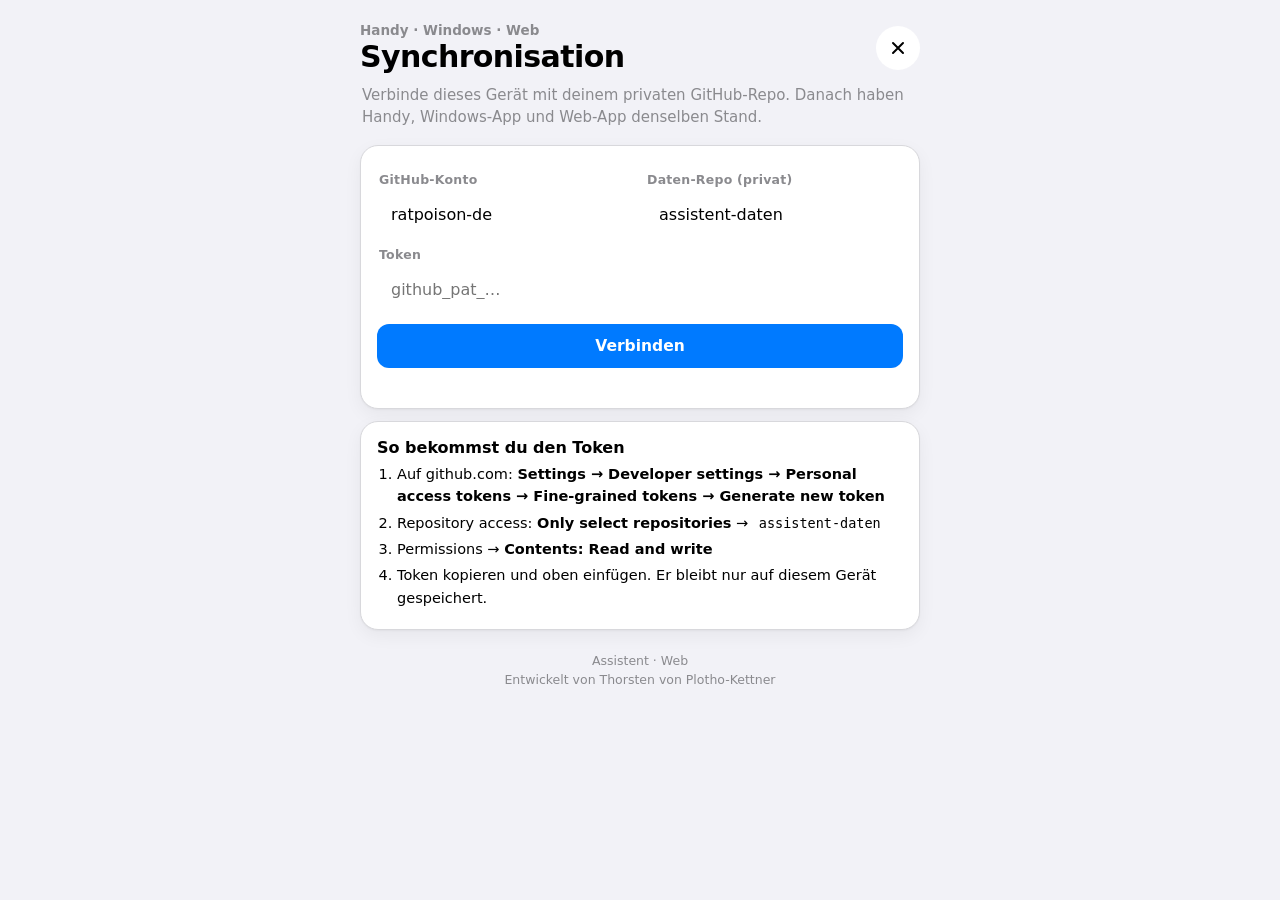
<file: index.html>
<!doctype html>
<html lang="de">
<head>
<script src="platform.js"></script>
<meta charset="utf-8">
<meta name="viewport" content="width=device-width,initial-scale=1,maximum-scale=1,user-scalable=no,viewport-fit=cover">
<meta name="color-scheme" content="light">
<meta name="author" content="Thorsten von Plotho-Kettner">
<title>Assistent</title>
<link rel="stylesheet" href="design.css">
<link rel="manifest" href="manifest.webmanifest">
<link rel="icon" href="icon-192.png">
<link rel="apple-touch-icon" href="icon-192.png">
<meta name="theme-color" content="#FFFFFF">
<style>
:root{--tab:72px;--sb:env(safe-area-inset-bottom,0px)}
*{box-sizing:border-box;-webkit-tap-highlight-color:transparent}
html,body{margin:0;height:100%;overflow:hidden}
button{font:inherit;color:inherit;background:none;border:0;padding:0;cursor:pointer}
.frames{position:fixed;left:0;right:0;top:0;bottom:calc(var(--tab) + var(--sb))}
.frames iframe{position:absolute;inset:0;width:100%;height:100%;border:0;background:#ECECEF;visibility:hidden}
.frames iframe.on{visibility:visible}
.tabs{position:fixed;left:0;right:0;bottom:0;height:calc(var(--tab) + var(--sb));padding:6px 6px calc(6px + var(--sb));display:flex;gap:2px;background:rgba(236,236,239,.97);border-top:1px solid var(--line);box-shadow:0 -6px 24px rgba(0,0,0,.05);z-index:10}
.tab{flex:1;display:flex;flex-direction:column;align-items:center;justify-content:center;gap:3px;color:var(--mute);font-size:10.5px;letter-spacing:-.01em;font-weight:700;border-radius:16px;position:relative;min-width:0}
.tab .pill{width:46px;height:30px;border-radius:15px;display:grid;place-items:center;transition:background .2s}
.tab svg{width:23px;height:23px}
.tab.on{color:var(--accent)}
.tab.on .pill{background:var(--accent-soft)}
.tab .bdg{position:absolute;top:2px;left:calc(50% + 6px);min-width:18px;height:18px;padding:0 5px;border-radius:9px;background:var(--accent);color:#fff;font-size:11px;font-weight:800;display:none;align-items:center;justify-content:center;box-shadow:0 0 0 2px #fff}
.tab .bdg.on{display:flex}

/* Datenübernahme */
.mig{position:fixed;inset:0;z-index:50;background:var(--bg);overflow-y:auto;padding:22px 16px 40px;transform:translateY(100%);transition:transform .28s cubic-bezier(.2,.8,.2,1)}
.mig.on{transform:none}
.lead{color:var(--mute);font-size:15px;line-height:1.5;margin:10px 2px 16px}
.step{padding:16px;margin-bottom:12px}
.sh{display:flex;align-items:center;gap:11px;margin-bottom:10px}
.ic{width:42px;height:42px;border-radius:13px;display:grid;place-items:center;flex:none;background:var(--accent-soft);color:var(--accent)}
.sh b{font-size:17px;flex:1;font-weight:800}
.st{font-size:12px;font-weight:800;padding:5px 10px;border-radius:999px;background:var(--soft);color:var(--mute);white-space:nowrap}
.st.ok{background:#E3F6EA;color:var(--ok)}
.how{font-size:14.5px;line-height:1.5;margin:0 0 10px}
.how b{white-space:nowrap}
.act{width:100%;margin-top:6px}
.done{width:100%;margin-top:6px;padding:15px;font-size:16px}
.tip{font-size:13px;color:var(--mute);text-align:center;margin-top:12px;line-height:1.45}
.toast{bottom:calc(var(--tab) + var(--sb) + 22px)}
input[type=file]{display:none}

/* ---- Assistent: Notizen ---- */
.frames iframe{background:#FFFFFF}
.tabs{background:#fff;border-top:0;box-shadow:0 -8px 30px rgba(0,0,0,.07);padding:4px 6px calc(4px + var(--sb));border-radius:22px 22px 0 0;align-items:center}
.tab{color:#AEAEB2;font-size:0;gap:0}
.tab .pill{width:46px;height:40px;border-radius:14px;background:none!important}
.tab svg{width:24px;height:24px}
.tab.on{color:#FF3B30}
.tab.on::after{content:"";position:absolute;bottom:6px;left:50%;width:5px;height:5px;margin-left:-2.5px;border-radius:50%;background:#FF3B30}
.tab .bdg{top:4px;left:calc(50% + 4px);background:#E5484D;color:#fff;border:2px solid #fff;box-shadow:none;border-radius:999px;font-size:10.5px}
.mig{background:#FFFFFF}
.ic{background:#FFF0EF;color:#FF3B30;border:0;border-radius:50%}
.st{border:0;border-radius:999px;background:#F2F2F7;color:#8E8E93}
.st.ok{background:#FFF0EF;color:#FF3B30}
.toast{background:#1C1C1E;border-radius:16px}
.frames iframe{background:#fff}
.mig{background:#fff}
/* Werkzeugleiste wie in Notizen: schwebende Glas-Kapsel */
.tabs{left:50%;right:auto;bottom:calc(10px + var(--sb));transform:translateX(-50%);width:auto;max-width:calc(100% - 20px);height:58px;padding:6px;gap:2px;border:0;border-radius:999px;background:rgba(246,246,248,.86);-webkit-backdrop-filter:blur(18px) saturate(1.6);backdrop-filter:blur(18px) saturate(1.6);box-shadow:0 8px 28px rgba(0,0,0,.12),inset 0 0 0 .5px rgba(0,0,0,.08);align-items:center}
.tab{flex:1 1 0;width:auto;max-width:56px;min-width:38px;height:46px;border-radius:999px;font-size:0;gap:0;color:#3A3A3C}
.tabs{width:min(calc(100% - 20px),380px)}
.tab .pill{width:auto;height:auto;background:none!important}
.tab svg{width:23px;height:23px}
.tab.on{color:#FF3B30;background:#fff;box-shadow:0 1px 4px rgba(0,0,0,.08)}
.tab.on::after{display:none}
.tab .bdg{top:2px;left:auto;right:4px;background:#FF3B30;color:#fff;border:2px solid #F6F6F8;font-size:10.5px}
@media (min-width:900px){
  .frames{left:240px;right:0;top:0;bottom:0}
  .tabs{left:0;top:0;bottom:0;transform:none;width:240px;max-width:none;height:auto;flex-direction:column;justify-content:flex-start;align-items:stretch;gap:2px;padding:88px 12px 24px;border-radius:0;background:#F6F6F8;box-shadow:inset -.5px 0 0 #DCDCE0;-webkit-backdrop-filter:none;backdrop-filter:none}
  .tabs::before{content:"ASSISTENT";position:absolute;top:30px;left:22px;font-weight:800;font-size:24px;color:#FF3B30;letter-spacing:-.005em}
  .tabs::after{content:"von Thorsten von Plotho-Kettner";position:absolute;left:22px;right:12px;bottom:20px;font-size:11.5px;color:#AEAEB2}
  .tab{flex:none;max-width:none;width:100%;height:44px;flex-direction:row;justify-content:flex-start;gap:12px;padding:0 12px;border-radius:10px;font-size:15px;font-weight:600;color:#1C1C1E}
  .tab .pill{width:26px}
  .tab svg{width:21px;height:21px;color:#FF3B30}
  .tab:hover{background:#ECECF0}
  .tab.on{background:#FF3B30;color:#fff;box-shadow:none}
  .tab.on svg{color:#fff}
  .tab .bdg{position:static;margin-left:auto;display:none;border:0}
  .tab .bdg.on{display:flex}
  .tab.on .bdg{background:#fff;color:#FF3B30}
  .toast{left:calc(50% + 120px)}
}
/* ---- Things 3 ---- */
.tabs{background:rgba(250,250,252,.9);box-shadow:0 8px 28px rgba(0,0,0,.12),inset 0 0 0 .5px rgba(0,0,0,.07)}
.tab{color:#8A8F98}
.tab[data-t=start]{--ic:#F2C200}.tab[data-t=woche]{--ic:#2FB3A6}.tab[data-t=kalender]{--ic:#EE4B4B}.tab[data-t=projekte]{--ic:#2A82F6}.tab[data-t=mail]{--ic:#4F95F7}.tab[data-t=pinnwand]{--ic:#C8A86B}.tab[data-t=wetter]{--ic:#5AC8FA}
.tab svg{color:var(--ic)}
.tab.on{background:#E9ECF1;color:#1C1C1E;box-shadow:none}
.tab .bdg{background:#2A82F6;border-color:#FAFAFC}
@media (min-width:900px){
  .tabs{background:#F6F7F9;box-shadow:inset -.5px 0 0 #E2E4E8}
  .tabs::before{content:"Assistent";color:#1C1C1E;font-size:21px;font-weight:800;letter-spacing:-.02em}
  .tab{color:#1C1C1E;font-weight:500;border-radius:8px;height:38px}
  .tab svg{color:var(--ic)}
  .tab:hover{background:#ECEEF2}
  .tab.on{background:#E1E5EB;color:#1C1C1E}
  .tab.on svg{color:var(--ic)}
  .tab.on .bdg,.tab .bdg{background:transparent;color:#8A8F98;border:0;font-weight:500;font-size:13px}
}
/* ---- Design „Sky“ ---- */
@font-face{font-family:"Assistent Serif";src:url(fonts/serif-400.woff2) format("woff2");font-weight:400;font-display:swap}
html body{background:#F1F2F5}
.frames iframe{background:#F1F2F5}
html body .tabs{background:rgba(255,255,255,.96);box-shadow:0 10px 30px -8px rgba(30,70,120,.22),inset 0 0 0 .5px rgba(0,0,0,.05);gap:0;padding:6px}
html body .tab{color:#4A505A;flex:1 1 0;width:auto;min-width:0;max-width:44px}
html body .tab svg{color:#4A505A}
html body .tab.on{flex:0 0 auto;max-width:none;width:auto;padding:0 13px 0 9px;background:#EEF0F3;color:#1C1C1E;font-size:14.5px;font-weight:500;flex-direction:row;gap:6px;letter-spacing:0}
html body .tab.on svg{color:#1C1C1E;width:20px;height:20px}
html body .tab .bdg{background:var(--sky,#2AA7EE);border-color:#fff}
.magic{position:fixed;right:12px;bottom:calc(10px + var(--sb));width:58px;height:58px;border-radius:50%;border:0;z-index:11;color:#fff;display:grid;place-items:center;
  background:radial-gradient(circle at 35% 30%,#9CA9FF 0%,#6E7BFF 45%,#5A58F0 100%);box-shadow:0 12px 26px -8px rgba(90,88,240,.7),inset 0 2px 3px rgba(255,255,255,.5)}
.magic:active{transform:scale(.95)}
@media (max-width:899px){html body .tabs{left:12px;right:84px;transform:none;width:auto;max-width:none;justify-content:space-between}}
@media (min-width:900px){.magic{display:none}
  html body .tab,html body .tab.on{width:100%;padding:0 12px;font-size:15px;flex-direction:row;justify-content:flex-start;gap:12px}
  html body .tabs{background:#F6F7F9;box-shadow:inset -.5px 0 0 #E2E4E8;padding:88px 12px 24px}}
html body .ldr{background:linear-gradient(180deg,#9AD6FB 0,#D4EEFC 150px,#F7F8FA 320px) no-repeat,#F7F8FA}
html body .ldr .lt{font-family:"Assistent Serif",Georgia,serif;font-weight:400;font-size:36px;letter-spacing:-.01em}
html body .ldr .ls{background:#fff;box-shadow:0 6px 18px -10px rgba(30,90,150,.35)}
html body .ldr .lx,html body .fk .x{background:#fff;box-shadow:0 2px 8px rgba(30,90,150,.12)}
html body .fk{background:linear-gradient(180deg,#86CEFA 0,#C6E8FB 200px,#EEF4F9 420px,#F1F2F5 100%)}
html body .fk .tt{font-family:"Assistent Serif",Georgia,serif;font-weight:400;font-size:32px;letter-spacing:-.01em}
html body .fk .eb{display:inline-flex;align-items:center;background:linear-gradient(180deg,#5CC4F7,#2AA7EE);color:#fff;padding:5px 12px;border-radius:999px;font-size:13px}
html body .fk .ring b{font-family:"Assistent Serif",Georgia,serif;font-weight:400;letter-spacing:-.02em;font-size:min(18vw,74px)}
html body .fk .ring circle.p{stroke:url(#fkGrad)}
html body .fk .bt .d-btn{background:#fff;border-radius:999px;box-shadow:0 4px 14px -8px rgba(30,90,150,.35)}
html body .fk .bt .d-btn.primary{background:linear-gradient(135deg,#4CC2F7 0%,#4F96FB 55%,#7B7CFF 100%);color:#fff;box-shadow:0 12px 24px -8px rgba(80,120,255,.55)}
html body .lsh{border-radius:26px 26px 0 0}
/* Ruhiger Startbildschirm: Leiste ausblenden, App-Liste schwarz-weiß */
@font-face{font-family:"Assistent Mono";src:url(fonts/mono-400.woff2) format("woff2");font-weight:400}
@font-face{font-family:"Assistent Mono";src:url(fonts/mono-700.woff2) format("woff2");font-weight:700}
html body.ep .ldr{background:#fff;font-family:"Assistent Mono",ui-monospace,monospace}
html body.ep .ldr .lt{font-family:"Assistent Mono",ui-monospace,monospace;font-weight:700;font-size:30px}
html body.ep .ldr .lt svg rect{fill:#111}
html body.ep .ldr .ls{background:#fff;box-shadow:none;border:2px solid #111;border-radius:10px;color:#111}
html body.ep .ldr .ls input{font-family:inherit}
html body.ep .ldr .la{font-family:"Assistent Mono",ui-monospace,monospace;font-size:18px}
html body.ep .ldr .la .fv{color:#111}
html body.ep .ldr .lg,html body.ep .ldr .lm{color:#111}
html body.ep .ldr .lx{background:#fff;box-shadow:none;border:2px solid #111;color:#111}
html body.ep .lsh{font-family:"Assistent Mono",ui-monospace,monospace}
html body.ep .lsh .o svg{color:#111}
/* Avatar-Leiste: auf dem Handy in allen Bereichen ganz unten über der Leiste – einheitlich für alle Seiten */
.avbar{position:fixed;left:12px;right:12px;bottom:calc(var(--tab) + var(--sb) + 2px);height:66px;display:flex;align-items:center;gap:10px;padding:6px 14px 6px 6px;border:0;border-radius:18px;background:#fff;box-shadow:0 8px 26px -12px rgba(20,30,60,.28),inset 0 0 0 .5px rgba(0,0,0,.07);z-index:10;text-align:left;font:inherit;color:#111;cursor:pointer}
.avbar[hidden]{display:none}
.avbar .mav{flex:none;width:52px;height:52px;border-radius:50%;overflow:hidden;background:#fff;border:2px solid #111}
.avbar .mbub{flex:1;min-width:0;display:flex;flex-direction:column;gap:2px}
.avbar .mt{font-size:13.5px;line-height:1.3;color:#111;font-weight:500;display:-webkit-box;-webkit-line-clamp:2;-webkit-box-orient:vertical;overflow:hidden}
.avbar .ms{font-size:12px;font-weight:700;color:#007AFF}.avbar .ms:empty{display:none}
.avbar.mnew .mav{animation:avbPop .5s cubic-bezier(.3,1.6,.5,1)}@keyframes avbPop{0%{transform:scale(.85)}60%{transform:scale(1.06)}100%{transform:none}}
body.avon .frames{bottom:calc(var(--tab) + var(--sb) + 74px)}
body.kbup .avbar{display:none}body.kbup.avon .frames{bottom:calc(var(--tab) + var(--sb))}
@media (min-width:900px){.avbar{display:none!important}body.avon .frames{bottom:0}}
@media (prefers-reduced-motion:reduce){.avbar.mnew .mav{animation:none}}
</style>
</head>
<body>
<div class="frames" id="frames">
  <iframe id="f-start" title="Start"></iframe>
  <iframe id="f-woche" title="Woche"></iframe>
  <iframe id="f-kalender" title="Kalender"></iframe>
  <iframe id="f-mail" title="Mail"></iframe>
  <iframe id="f-projekte" title="Projekte"></iframe>
  <iframe id="f-pinnwand" title="Pinnwand"></iframe>
  <iframe id="f-wetter" title="Wetter"></iframe>
</div>
<button class="avbar" id="avBar" type="button" hidden></button>
<nav class="tabs" id="tabs">
  <button class="tab" data-t="start"><span class="pill"><svg viewBox="0 0 24 24" fill="none" stroke="currentColor" stroke-width="2.2" stroke-linecap="round" stroke-linejoin="round"><path d="M3.5 10.5 12 3.5l8.5 7"/><path d="M5.5 9v11h13V9"/><path d="M10 20v-5.5h4V20"/></svg></span>Start</button>
  <button class="tab" data-t="woche"><span class="pill"><svg viewBox="0 0 24 24" fill="none" stroke="currentColor" stroke-width="2.4" stroke-linecap="round"><path d="M5 7h14M5 12h10M5 17h6"/></svg></span>Woche</button>
  <button class="tab" data-t="kalender"><span class="pill"><svg viewBox="0 0 24 24" fill="none" stroke="currentColor" stroke-width="2.2" stroke-linecap="round" stroke-linejoin="round"><rect x="3" y="4.5" width="18" height="16.5" rx="3"/><path d="M3 10h18M8 2.5v4M16 2.5v4"/></svg></span>Kalender</button>
  <button class="tab" data-t="projekte" aria-label="Projekte"><span class="pill"><svg viewBox="0 0 24 24" fill="none" stroke="currentColor" stroke-width="2.2" stroke-linecap="round" stroke-linejoin="round"><path d="M3.5 7.5A2 2 0 0 1 5.5 5.5H10l2 2.2h6.5a2 2 0 0 1 2 2V17a2 2 0 0 1-2 2h-13a2 2 0 0 1-2-2z"/><path d="M8.5 13.2l2.2 2.1 4.6-4.4"/></svg></span>Projekte</button>
  <button class="tab" data-t="mail"><span class="pill"><svg viewBox="0 0 24 24" fill="none" stroke="currentColor" stroke-width="2.2" stroke-linejoin="round"><rect x="2.5" y="5" width="19" height="14" rx="3"/><path d="m3.5 7 8.5 6 8.5-6"/></svg></span>Mail<span class="bdg" id="bdg-mail"></span></button>
  <button class="tab" data-t="pinnwand"><span class="pill"><svg viewBox="0 0 24 24" fill="none" stroke="currentColor" stroke-width="2.2" stroke-linejoin="round"><rect x="3.5" y="3.5" width="7.5" height="9" rx="2"/><rect x="13" y="3.5" width="7.5" height="6" rx="2"/><rect x="3.5" y="14.5" width="7.5" height="6" rx="2"/><rect x="13" y="11.5" width="7.5" height="9" rx="2"/></svg></span>Pinnwand</button>
  <button class="tab" data-t="wetter"><span class="pill"><svg viewBox="0 0 24 24" fill="none" stroke="currentColor" stroke-width="2.2" stroke-linecap="round" stroke-linejoin="round"><path d="M7 18h10a4 4 0 0 0 .5-7.97A6 6 0 0 0 6.1 11 3.5 3.5 0 0 0 7 18z"/><path d="M15.5 3.5v1M20 5.5l-.7.7M21.5 10h-1"/></svg></span>Wetter</button>
</nav>
<button class="magic" id="magic" aria-label="Kopf leeren"><svg width="26" height="26" viewBox="0 0 24 24" fill="none" stroke="currentColor" stroke-width="1.8" stroke-linejoin="round"><path d="M12 3.5l1.6 4.6 4.6 1.6-4.6 1.6L12 16l-1.6-4.7L5.8 9.7l4.6-1.6z"/><path d="M18.5 14.5l.7 1.9 1.9.7-1.9.7-.7 1.9-.7-1.9-1.9-.7 1.9-.7z"/></svg></button>

<section class="mig" id="mig">
  <div class="h-eyebrow">Assistent</div>
  <h1 class="h-big">Daten <em>übernehmen</em></h1>
  <p class="lead">Android lässt Apps nicht gegenseitig in ihre Daten schauen. Deshalb sicherst du in jeder alten App einmal kurz und holst die Sicherung hier herein. Bereits vorhandene Einträge werden nicht doppelt angelegt.</p>

  <div class="step d-card">
    <div class="sh"><span class="ic"><svg width="22" height="22" viewBox="0 0 24 24" fill="none" stroke="currentColor" stroke-width="2.6" stroke-linecap="round"><path d="M5 7h14M5 12h10M5 17h6"/></svg></span><b>Wochenstapel</b><span class="st" id="stW">offen</span></div>
    <p class="how">Öffne Wochenstapel, tippe auf <b>⋯</b> → <b>Sicherung kopieren</b>. Komm dann hierher zurück.</p>
    <button class="act d-btn primary" id="pasteW">Aus Zwischenablage einfügen</button>
  </div>

  <div class="step d-card">
    <div class="sh"><span class="ic"><svg width="22" height="22" viewBox="0 0 24 24" fill="none" stroke="currentColor" stroke-width="2.2" stroke-linecap="round" stroke-linejoin="round"><rect x="3" y="4.5" width="18" height="16.5" rx="3"/><path d="M3 10h18M8 2.5v4M16 2.5v4"/></svg></span><b>Mein Kalender</b><span class="st" id="stK">offen</span></div>
    <p class="how"><b>Google-Termine</b> brauchst du nicht zu übertragen. Sie erscheinen direkt, sobald du den Zugriff erlaubst.</p>
    <button class="act d-btn primary" id="connG">Google Kalender verbinden</button>
    <p class="how" style="margin-top:14px"><b>Termine nur auf dem Handy:</b> In Mein Kalender auf <b>⋮</b> → <b>Backup speichern</b>. Die Datei landet in „Downloads“.</p>
    <button class="act d-btn ghost" data-file>Backup-Datei wählen</button>
  </div>

  <div class="step d-card">
    <div class="sh"><span class="ic"><svg width="22" height="22" viewBox="0 0 24 24" fill="none" stroke="currentColor" stroke-width="2.2" stroke-linejoin="round"><rect x="3.5" y="3.5" width="7.5" height="9" rx="2"/><rect x="13" y="3.5" width="7.5" height="6" rx="2"/><rect x="3.5" y="14.5" width="7.5" height="6" rx="2"/><rect x="13" y="11.5" width="7.5" height="9" rx="2"/></svg></span><b>Pinnwand</b><span class="st" id="stP">offen</span></div>
    <p class="how">In der Pinnwand auf <b>⋯</b> → <b>Sicherung exportieren</b>. Die Datei landet in „Downloads“, Fotos sind enthalten.</p>
    <button class="act d-btn ghost" data-file>Sicherungsdatei wählen</button>
  </div>

  <button class="done d-btn primary" id="migDone">Fertig</button>
  <p class="tip">Du findest diesen Assistenten jederzeit wieder im Menü jedes Bereichs. Wenn alles da ist, kannst du die alten Apps deinstallieren.</p>
  <p class="tip" style="margin-top:22px">Assistent · Version 3.2<br>Entwickelt von Thorsten von Plotho-Kettner</p>
  <input type="file" id="migFile" accept=".json,.ics,application/json,text/calendar,*/*">
</section>
<div class="d-toast toast" id="toast"></div>

<script>
"use strict";
const $=id=>document.getElementById(id);
const N=window.Native||null;
const TABS=['start','woche','kalender','projekte','mail','pinnwand','wetter'];
const SRC={projekte:'projekte.html',start:'start.html',woche:'woche.html',kalender:'kalender.html',mail:'mail.html',pinnwand:'pinnwand.html',wetter:'wetter.html'};
const loaded={};
let active='start'; /* Die App beginnt immer mit der Begrüßung */

function frame(t){return $('f-'+t)}
function ensure(t){
  if(loaded[t])return loaded[t];
  loaded[t]=new Promise(res=>{const f=frame(t);f.addEventListener('load',async()=>{try{const w=f.contentWindow;if(w.ready)await w.ready}catch(e){}res(f.contentWindow)},{once:true});f.src=SRC[t]});
  return loaded[t];
}
function call(t,fn,...a){try{const w=frame(t).contentWindow;if(w&&typeof w[fn]==='function')return w[fn](...a)}catch(e){}}
function showTab(t,payload){
  if(!TABS.includes(t))return;
  setTimeout(()=>{try{window.avUpdate&&avUpdate()}catch(e){}},0);
  if(active&&active!==t&&loaded[active])call(active,'onHide');
  active=t;try{localStorage.setItem('planer.tab',t)}catch(e){}
  const prevT=document.querySelector('.frames iframe.on');
  for(const x of TABS)frame(x).classList.toggle('on',x===t);
  /* Wechsel wie flüssiges Glas: der alte Bereich löst sich auf, der neue taucht aus der Unschärfe auf */
  try{const nf=frame(t);if(prevT&&prevT!==nf&&loaded[t]){for(const f of document.querySelectorAll('.frames iframe'))f.classList.remove('lq','lqo');
    void nf.offsetWidth;nf.classList.add('lq');prevT.classList.add('lqo');clearTimeout(window.__lq);window.__lq=setTimeout(()=>{nf.classList.remove('lq');prevT.classList.remove('lqo')},300)}}catch(e){}
  document.querySelectorAll('.tab').forEach(b=>b.classList.toggle('on',b.dataset.t===t));
  syncBar();
  ensure(t).then(()=>{call(t,'onShow');syncBar();
    if(payload&&payload.task)call('woche','openTaskById',payload.task);
    if(payload&&payload.list!=null)call('woche','openList',payload.list);
    if(payload&&payload.plan)call('woche','startPlanning');
    if(payload&&payload.card)call('pinnwand','openCardById',payload.card);
    if(payload&&(payload.msgid||payload.compose||payload.triage))call('mail','openFromShell',payload);
    if(payload&&payload.newEvent)call('kalender','newEventFrom',payload.newEvent);
    if(payload&&payload.project)call('projekte','openProject',payload.project);
    if(payload&&payload.inbox)call('projekte','openInbox');});
}
$('tabs').onclick=e=>{const b=e.target.closest('.tab');if(!b)return;if(b.dataset.t===active){try{frame(active).contentWindow.scrollTo({top:0,behavior:'smooth'})}catch(_){}}showTab(b.dataset.t);if(N)try{N.haptic()}catch(_){}};

/* ---------- Datenübernahme ---------- */
let tt=0;function toast(m){const t=$('toast');t.textContent=m;t.classList.add('on');clearTimeout(tt);tt=setTimeout(()=>t.classList.remove('on'),3200)}
function setSt(id,txt,ok){const s=$(id);s.textContent=txt;s.classList.toggle('ok',!!ok)}
function refreshStatus(){
  let st={};try{st=JSON.parse(localStorage.getItem('planer.import')||'{}')}catch(e){}
  if(st.w!=null)setSt('stW',st.w+' Aufgaben',true);
  let g=false;try{g=N&&N.calPerm()==='granted'}catch(e){}
  if(st.k!=null||g)setSt('stK',[g?'Google verbunden':'',st.k!=null?st.k+' Termine':''].filter(Boolean).join(' · '),true);
  $('connG').style.display=g?'none':'';
  if(st.p!=null)setSt('stP',st.p+' Karten',true);
}
function mark(k,n){let st={};try{st=JSON.parse(localStorage.getItem('planer.import')||'{}')}catch(e){}st[k]=(st[k]||0)+n;try{localStorage.setItem('planer.import',JSON.stringify(st))}catch(e){}refreshStatus()}
window.openImport=function(){refreshStatus();$('mig').classList.add('on');$('mig').scrollTop=0};
function closeImport(){$('mig').classList.remove('on');try{localStorage.setItem('planer.onboarded','1')}catch(e){}call(active,'onShow')}
$('migDone').onclick=closeImport;

async function importText(txt,from){
  txt=String(txt||'').trim();
  if(!txt){toast(from==='clip'?'Die Zwischenablage ist leer. Erst in der alten App „Sicherung kopieren“ tippen.':'Die Datei ist leer');return}
  if(txt.includes('BEGIN:VCALENDAR')){const w=await ensure('kalender');const n=w.importICS(txt);mark('k',n);toast(n+' Termine aus der .ics-Datei übernommen');return}
  let d;try{d=JSON.parse(txt)}catch(e){toast(from==='clip'?'In der Zwischenablage ist keine Sicherung':'Diese Datei ist keine Sicherung');return}
  if(d&&d.app==='wochenstapel'&&Array.isArray(d.tasks)){const w=await ensure('woche');const n=w.importData(d);mark('w',n);toast(n?n+' Aufgaben übernommen':'Alle Aufgaben waren schon da');return}
  if(d&&d.app==='pinnwand'&&d.state){const w=await ensure('pinnwand');const n=await w.importData(d);mark('p',n);toast(n?n+' Karten übernommen':'Diese Boards waren schon da');return}
  if(d&&Array.isArray(d.events)){const w=await ensure('kalender');const n=w.importData(d);mark('k',n);toast(n?n+' Termine übernommen':'Alle Termine waren schon da');return}
  toast('Diese Sicherung erkenne ich nicht');
}
$('pasteW').onclick=async()=>{let s='';try{s=N?N.paste():await navigator.clipboard.readText()}catch(e){}importText(s,'clip')};
document.querySelectorAll('[data-file]').forEach(b=>b.onclick=()=>{$('migFile').value='';$('migFile').click()});
$('migFile').onchange=()=>{const f=$('migFile').files[0];if(!f)return;const r=new FileReader();r.onload=()=>importText(r.result,'file');r.onerror=()=>toast('Datei konnte nicht gelesen werden');r.readAsText(f)};
$('connG').onclick=()=>{try{N?N.askCalPerm():toast('Nur in der Android-App')}catch(e){}};

/* ---------- Android ---------- */
window.handleBack=function(){
  if($('mig').classList.contains('on')){closeImport();return true}
  const r=call(active,'handleBack');if(r)return true;
  return false;
};
window.onCalPerm=function(ok){refreshStatus();ensure('kalender').then(()=>call('kalender','onCalPerm',ok))};
window.onResumeApp=function(){for(const t of TABS)if(loaded[t]&&t!==active)call(t,'onResumeApp');call(active,'onShow');refreshStatus()};
window.showTab=showTab;
window.activeTab=()=>active;
window.call=call;
/* Fokus-Timer entfernt (1.11): alte Daten aufräumen */
try{['planer.pomo','planer.pomo.cfg','planer.pomo.log'].forEach(k=>localStorage.removeItem(k))}catch(e){}
if(N&&N.pomoClear)try{N.pomoClear()}catch(e){}
/* Statusleiste passend zum Bereich (Start: Farbe des Himmels) */
function syncBar(){
  try{let ep=false;try{ep=!!call('start','epIsOn')}catch(e){}document.body.classList.toggle('onstart',active==='start'&&ep)}catch(e){}
  if(!N||!N.setBars)return;
  let c='#FFFFFF',dark=false;
  let nav='#F1F2F5';if(document.documentElement.classList.contains('dl')){c='#F2F2F7';nav='#F2F2F7'}
  if(document.documentElement.classList.contains('glass')){c='#F3F4F6';nav='#DFE2E6';dark=false}
  if(document.documentElement.classList.contains('aqua')){c='#9AC0E7';nav='#5682B9';dark=true}
  if(active==='start'){const s=call('start','skyTop');if(s){c=s.color;dark=s.dark;if(s.nav)nav=s.nav}}
  try{N.setBars(c,!dark)}catch(e){}
  try{N.setNav&&N.setNav(nav)}catch(e){}
}
window.updateBar=function(){if(active==='start')syncBar()};
window.setEpaper=function(on){document.body.classList.toggle('ep',!!on);syncBar()};
/* Jede erledigte Aufgabe spielt den nächsten Ton */
let AC=null;
const NOTES=[392,440,523.25,587.33,659.25,783.99,880,1046.5];
window.playNote=function(final,preview){
  try{if(localStorage.getItem('planer.sound')==='0'&&!preview)return}catch(e){}
  try{
    AC=AC||new (window.AudioContext||window.webkitAudioContext)();if(AC.state==='suspended')AC.resume();
    const d=new Date(),k=d.getFullYear()+'-'+d.getMonth()+'-'+d.getDate();
    let st={k:'',i:0};try{st=JSON.parse(localStorage.getItem('planer.note')||'{}')}catch(e){}
    if(st.k!==k)st={k,i:0};
    const tone=(f,t0,len,vol)=>{const o=AC.createOscillator(),o2=AC.createOscillator(),g=AC.createGain();
      o.type='sine';o2.type='triangle';o.frequency.value=f;o2.frequency.value=f*2;
      const g2=AC.createGain();g2.gain.value=.18;o2.connect(g2);g2.connect(g);o.connect(g);g.connect(AC.destination);
      const t=AC.currentTime+t0;g.gain.setValueAtTime(0,t);g.gain.linearRampToValueAtTime(vol,t+.012);g.gain.exponentialRampToValueAtTime(.0008,t+len);
      o.start(t);o2.start(t);o.stop(t+len+.05);o2.stop(t+len+.05)};
    if(final){[523.25,659.25,783.99,1046.5].forEach((f,i)=>tone(f,i*.09,1.4,.16))}
    else{tone(NOTES[st.i%NOTES.length],0,1.1,.2);st.i++;try{localStorage.setItem('planer.note',JSON.stringify(st))}catch(e){}}
  }catch(e){}
};
window.ensure=ensure;
$('magic').onclick=()=>{if(N)try{N.haptic()}catch(_){}showTab('start');ensure('start').then(()=>call('start','openDump'))};
window.setBadge=function(t,n){const b=$('bdg-'+t);if(!b)return;n=+n||0;b.textContent=n>99?'99+':String(n);b.classList.toggle('on',n>0)};
window.__mailCb=function(id,ok,p){call('mail','mailCb',id,ok,p)};
window.__geoCb=function(ok,p){call('wetter','geoCb',ok,p)};
window.weatherUpdated=function(){for(const t of ['start','woche','kalender'])if(loaded[t])call(t,'onWeather')};

showTab(active);
/* Restliche Bereiche erst laden, wenn der Startbildschirm steht */
setTimeout(()=>{for(const t of TABS)ensure(t)},2200);
/* Wetter im Hintergrund aktuell halten, sobald der Standort einmal erlaubt ist */
setTimeout(()=>{let ok=false;try{ok=N&&N.locPerm&&N.locPerm()==='granted'}catch(e){}if(ok)ensure('wetter').then(()=>call('wetter','refreshWeather'))},2500);
let onb=null;try{onb=localStorage.getItem('planer.onboarded')}catch(e){}
if(!onb&&N)setTimeout(window.openImport,500);
</script>
<script src="sync.js"></script>
<script>
/* Windows und Web: statt der Übernahme aus den alten Handy-Apps gleich den Abgleich einrichten */
if(!N){window.openImport=window.openSync;try{if(!JSON.parse(localStorage.getItem('planer.sync.cfg')||'{}').on&&!localStorage.getItem('planer.onboarded')){localStorage.setItem('planer.onboarded','1');setTimeout(window.openSync,600)}}catch(e){}}
(function(){const hb=window.handleBack;window.handleBack=function(){if(window.AssistentSync&&AssistentSync.isOpen()){AssistentSync.close();return true}return hb()}})();
window.onResumeApp=(function(f){return function(){f();try{AssistentSync.sync('resume')}catch(e){}}})(window.onResumeApp);
/* Als Launcher kommt die App ständig nach vorn: alle Bereiche und der Abgleich höchstens alle 5 Minuten (Energiesparen), sonst nur der sichtbare Bereich */
window.onResumeApp=(function(f){let last=Date.now();return function(){const n=Date.now();if(n-last<300000){let w=null;try{w=frame(active).contentWindow}catch(e){}if(w&&typeof w.onResumeLight==='function')w.onResumeLight();else call(active,'onShow');return}last=n;f()}})(window.onResumeApp);
</script>
<script src="launcher.js"></script>
<script src="fokus.js"></script>
<script src="buddy.js?v=68"></script>
<script src="ki.js?v=68"></script>
<script>
/* Begleiter-Figur (buddy.js) statt Avatar-Leiste: Text liefert der Moderator der Startseite.
   Kein eigener Zeitgeber – aktualisiert beim Bereichswechsel, beim Zurückkehren und wenn die Startseite neu zeichnet. */
(function(){
  const bar=document.getElementById('avBar');if(bar)bar.hidden=true;document.body.classList.remove('avon');let h0=window.innerHeight;
  window.avUpdate=function(){
    const area=active==='start'?'home':active;
    let r=null;try{r=call('start','modFor',area)}catch(e){}
    try{window.buddyUpdate&&buddyUpdate(r,area)}catch(e){}
  };
  const pn=window.playNote;
  window.playNote=function(final,preview){let x;try{x=pn&&pn.apply(this,arguments)}catch(e){}if(!preview)try{window.buddyDone&&buddyDone(!!final)}catch(e){}return x};
  addEventListener('resize',()=>{const kb=window.innerHeight<h0*.75;document.body.classList.toggle('kbup',kb);if(!kb)h0=Math.max(h0,window.innerHeight)});
  setTimeout(avUpdate,1500);
})();
</script>
</body>
</html>
</file>
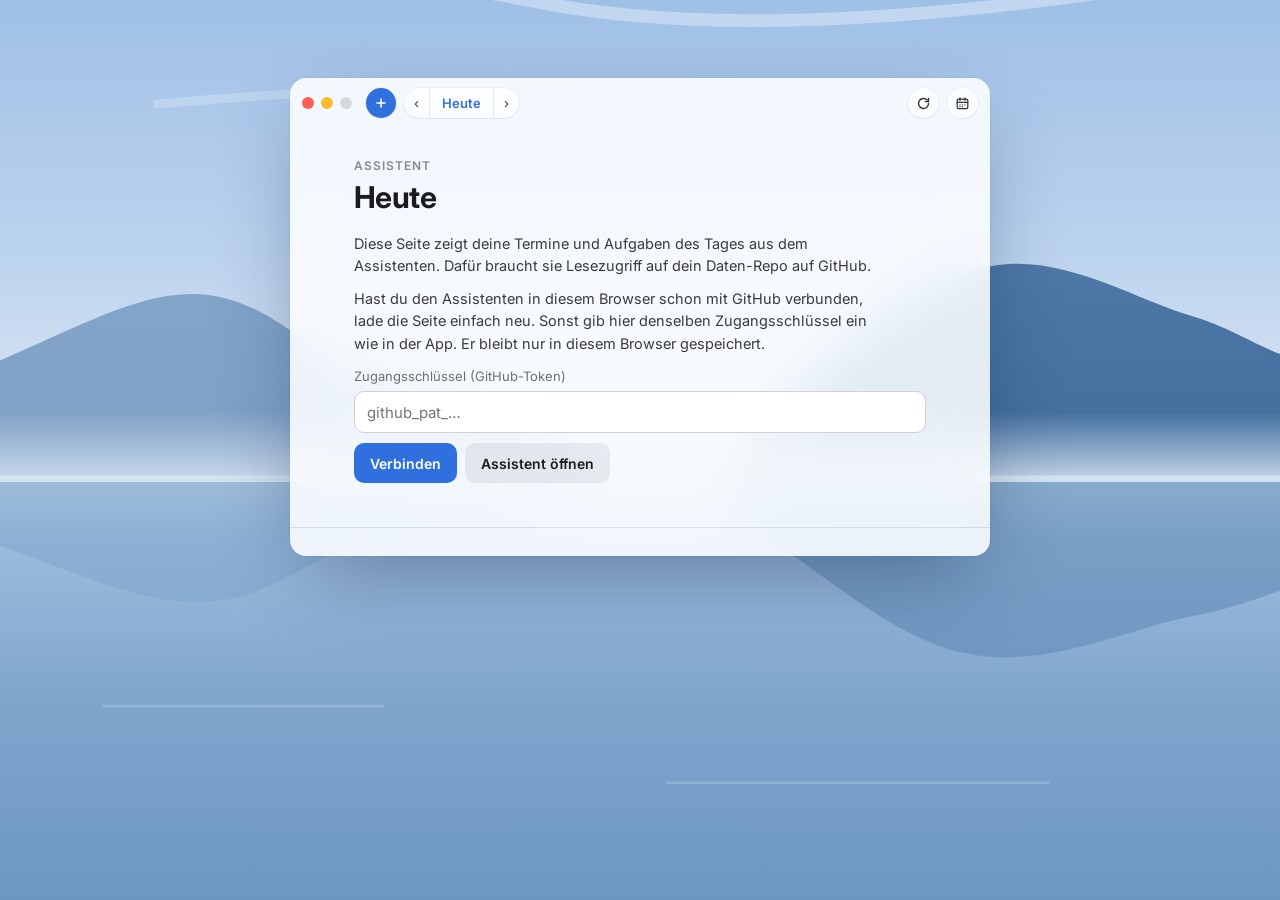
<file: heute.html>
<!DOCTYPE html>
<html lang="de">
<head>
<meta charset="utf-8">
<meta name="viewport" content="width=device-width,initial-scale=1,viewport-fit=cover">
<meta name="robots" content="noindex,nofollow">
<meta name="theme-color" content="#B9D1EC">
<title>Heute · Assistent</title>
<link rel="preconnect" href="https://fonts.googleapis.com">
<link rel="stylesheet" href="https://fonts.googleapis.com/css2?family=Inter:wght@400;500;600;700&family=JetBrains+Mono:wght@500;600&display=swap">
<style>
/* Tagesansicht: ein ruhiges Fenster über See und Bergen. Daten kommen bei jedem Aufruf frisch aus dem Abgleich (GitHub). */
:root{
  --ink:#1C1C1E;--mute:#8A8A8E;--line:rgba(60,60,67,.12);--panel:rgba(118,118,128,.10);--win:rgba(255,255,255,.86);
  --blue:#2F6FDE;--orange:#E8890C;--red:#D81E1E;
  --sans:"Inter",-apple-system,BlinkMacSystemFont,"Segoe UI",Roboto,sans-serif;--mono:"JetBrains Mono",ui-monospace,"SF Mono",Menlo,monospace;
}
*{box-sizing:border-box}
html,body{margin:0;min-height:100%}
body{font-family:var(--sans);color:var(--ink);background:#9DBCDD;-webkit-font-smoothing:antialiased;min-height:100vh;
  padding:max(24px,env(safe-area-inset-top)) max(16px,env(safe-area-inset-right)) max(28px,env(safe-area-inset-bottom)) max(16px,env(safe-area-inset-left));
  display:flex;justify-content:center;align-items:flex-start}
/* Landschaft: Himmel, Bergkette, See mit Spiegelung – selbst gezeichnet */
.scene{position:fixed;inset:0;z-index:-1;overflow:hidden;background:linear-gradient(180deg,#9FC0E6 0%,#BCD3EE 28%,#D7E4F2 47%,#C9DAEC 52%,#9DBCDD 60%,#7FA5CC 78%,#6D97C1 100%)}
.scene svg{position:absolute;left:0;top:0;width:100%;height:100%}
.win{width:100%;max-width:700px;margin-top:clamp(0px,6vh,70px);background:var(--win);-webkit-backdrop-filter:blur(24px) saturate(1.4);backdrop-filter:blur(24px) saturate(1.4);
  border-radius:16px;box-shadow:0 30px 80px -20px rgba(20,40,80,.45),0 0 0 .5px rgba(0,0,0,.08);overflow:hidden}
.bar{display:flex;align-items:center;gap:8px;padding:10px 12px}
.lights{display:flex;gap:7px;margin-right:6px}.lights i{width:12px;height:12px;border-radius:50%;display:block}
.lights i:nth-child(1){background:#FF5F57}.lights i:nth-child(2){background:#FEBC2E}.lights i:nth-child(3){background:#D8D8D8}
.tb{display:inline-flex;align-items:center;justify-content:center;height:30px;min-width:30px;padding:0 8px;border:0;border-radius:15px;background:rgba(255,255,255,.75);box-shadow:0 0 0 .5px rgba(0,0,0,.08),0 1px 2px rgba(0,0,0,.05);color:#333;font:inherit;font-size:13px;cursor:pointer}
.tb.add{background:var(--blue);color:#fff;width:30px;padding:0}
.tb:focus-visible{outline:2px solid var(--blue);outline-offset:2px}
.nav{display:inline-flex;align-items:center;height:30px;border-radius:15px;background:rgba(255,255,255,.75);box-shadow:0 0 0 .5px rgba(0,0,0,.08),0 1px 2px rgba(0,0,0,.05)}
.nav button{height:30px;border:0;background:none;font:inherit;font-size:13px;color:#333;padding:0 10px;cursor:pointer}
.nav .t{color:var(--mute);border-left:1px solid var(--line);border-right:1px solid var(--line);padding:0 12px}
.nav .t.on{color:var(--blue);font-weight:600}
.sp{flex:1}
.body{padding:30px clamp(18px,8vw,64px) 40px}
.eyebrow{font-size:12px;font-weight:600;letter-spacing:.08em;color:var(--mute);text-transform:uppercase;display:flex;align-items:center;gap:10px}
.eyebrow b{color:var(--blue)}
.streak{margin-left:auto;font-size:12px;font-weight:600;color:#A0522D;background:rgba(232,137,12,.12);border-radius:8px;padding:3px 7px;letter-spacing:0;text-transform:none}
h1{margin:6px 0 4px;font-size:clamp(24px,5.5vw,30px);font-weight:700;letter-spacing:-.02em;display:flex;align-items:baseline;gap:8px}
h1 span{font-size:18px;color:var(--mute);font-weight:500;letter-spacing:.1em}
.sum{font-size:13.5px;line-height:1.6;color:#3A3A3C}
.sum .g{white-space:nowrap}
.sum .ic{display:inline-grid;place-items:center;width:14px;height:14px;border-radius:3px;font-size:9px;color:#fff;vertical-align:-2px;margin-right:3px}
.sum b{font-weight:600}
.panel{margin-top:22px;background:var(--panel);border-radius:12px;padding:12px 18px 14px}
.sec{display:flex;align-items:center;justify-content:space-between;font-size:11.5px;font-weight:600;letter-spacing:.08em;color:#6E6E73;text-transform:uppercase;margin:4px 0 6px;cursor:pointer;user-select:none;background:none;border:0;width:100%;padding:0;font-family:inherit}
.sec small{color:#AEAEB2;font-weight:600;margin-left:6px}
.sec svg{transition:transform .2s}.sec.closed svg{transform:rotate(180deg)}
.sec+.sec,.list+.sec{margin-top:16px}
.list.closed{display:none}
.earlier{font-size:15px;color:var(--mute);padding:3px 0}
.ev{display:flex;align-items:baseline;gap:8px;padding:3px 0;font-size:15px;min-width:0}
.ev .tm{font-family:var(--mono);font-size:14px;font-weight:600;flex:none;font-variant-numeric:tabular-nums}
.ev .tm.ad{font-family:var(--sans);font-size:12px;letter-spacing:.04em;text-transform:uppercase}
.ev .dot{color:#C7C7CC;flex:none}
.ev .ti{min-width:0;overflow:hidden;text-overflow:ellipsis;white-space:nowrap}
.ev.past{opacity:.45}
.ev.now .ti{font-weight:600}
.rm{display:flex;gap:10px;padding:6px 0}
.rm .c{flex:none;width:18px;height:18px;border-radius:50%;border:1.6px solid currentColor;margin-top:1px}
.rm .tx{min-width:0}
.rm .tx div{font-size:15px;line-height:1.35}
.rm .meta{font-size:11.5px;color:var(--mute);margin-top:2px;display:flex;flex-wrap:wrap;gap:10px}
.rm .meta .tag{display:inline-flex;align-items:center;gap:4px}.rm .meta .tag::before{content:"";width:5px;height:5px;border-radius:50%;background:currentColor}
.empty{font-size:14px;color:var(--mute);padding:4px 0}
.note{margin:24px 0 12px;font-size:15px;line-height:1.5}
.chk{display:flex;align-items:flex-start;gap:9px;padding:4px 0;font-size:14.5px;line-height:1.4}
.chk i{flex:none;width:15px;height:15px;border-radius:4px;border:1.4px solid #C7C7CC;margin-top:2px;display:grid;place-items:center}
.chk.on i{background:var(--blue);border-color:var(--blue)}
.chk.on i::after{content:"";width:8px;height:4px;border-left:2px solid #fff;border-bottom:2px solid #fff;transform:rotate(-45deg) translate(1px,-1px)}
.chk.on span{color:#AEAEB2;text-decoration:line-through}
.chk .hash{font-style:normal;background:rgba(216,30,160,.12);color:#A0187C;border-radius:6px;padding:0 5px;margin-left:4px;font-size:13px}
.foot{display:flex;justify-content:space-between;gap:12px;flex-wrap:wrap;padding:12px clamp(18px,8vw,64px) 16px;border-top:1px solid var(--line);font-size:12px;color:var(--mute)}
.foot button{border:0;background:none;color:var(--blue);font:inherit;cursor:pointer;padding:0}
.setup{padding:4px 0}
.setup p{font-size:14.5px;line-height:1.55;margin:10px 0;color:#3A3A3C;max-width:58ch}
.setup input{width:100%;height:42px;border-radius:10px;border:1px solid #D1D1D6;padding:0 12px;font:inherit;font-size:15px;margin:6px 0 10px;background:#fff}
.setup .row{display:flex;gap:8px;flex-wrap:wrap}
.btn{height:40px;padding:0 16px;border-radius:10px;border:0;background:var(--blue);color:#fff;font:inherit;font-weight:600;font-size:14px;cursor:pointer}
.btn.ghost{background:rgba(118,118,128,.12);color:var(--ink)}
.err{color:var(--red);font-size:13.5px}
.skel{height:14px;border-radius:7px;background:linear-gradient(90deg,rgba(0,0,0,.06),rgba(0,0,0,.1),rgba(0,0,0,.06));margin:10px 0;animation:sk 1.2s infinite}
@keyframes sk{0%{opacity:.6}50%{opacity:1}100%{opacity:.6}}
@media (max-width:520px){.body{padding:22px 18px 30px}.bar .search{display:none}.win{margin-top:4px}}
@media (prefers-reduced-motion:reduce){.skel{animation:none}.sec svg{transition:none}}
</style>
</head>
<body>
<div class="scene" aria-hidden="true">
  <svg viewBox="0 0 1000 1000" preserveAspectRatio="xMidYMid slice">
    <defs>
      <linearGradient id="m1" x1="0" y1="0" x2="0" y2="1"><stop offset="0" stop-color="#6E93BD"/><stop offset="1" stop-color="#5F86B3"/></linearGradient>
      <linearGradient id="m2" x1="0" y1="0" x2="0" y2="1"><stop offset="0" stop-color="#4E78A6"/><stop offset="1" stop-color="#406C9C"/></linearGradient>
      <linearGradient id="fog" x1="0" y1="0" x2="0" y2="1"><stop offset="0" stop-color="#D7E4F2" stop-opacity="0"/><stop offset="1" stop-color="#D7E4F2" stop-opacity=".9"/></linearGradient>
    </defs>
    <path d="M0 140 Q 220 110 420 150 T 1000 120" stroke="#fff" stroke-opacity=".35" stroke-width="10" fill="none"/>
    <path d="M120 230 Q 380 205 600 235" stroke="#fff" stroke-opacity=".22" stroke-width="7" fill="none"/>
    <path d="M0 520 L0 430 C 70 400 120 370 170 380 C 230 392 260 450 330 455 C 380 458 420 470 470 500 L470 520 Z" fill="url(#m1)" opacity=".75"/>
    <path d="M560 520 L600 470 C 650 430 700 380 760 360 C 820 340 880 380 930 395 C 960 404 985 420 1000 425 L1000 520 Z" fill="url(#m2)"/>
    <path d="M0 470 L1000 470 L1000 525 L0 525 Z" fill="url(#fog)"/>
    <path d="M0 525 L470 525 C 420 545 380 556 330 560 C 260 565 230 610 170 618 C 120 624 70 600 0 575 Z" fill="#7FA5CC" opacity=".5"/>
    <path d="M560 525 L1000 525 L1000 610 C 985 615 960 625 930 630 C 880 640 820 670 760 660 C 700 650 650 600 600 570 Z" fill="#5E89B4" opacity=".55"/>
    <g stroke="#fff" stroke-opacity=".18" stroke-width="2"><path d="M80 700h220M520 760h300M200 860h260M640 900h220"/></g>
  </svg>
</div>

<main class="win" aria-live="polite">
  <div class="bar">
    <span class="lights" aria-hidden="true"><i></i><i></i><i></i></span>
    <button class="tb add" id="bAdd" aria-label="Im Assistenten öffnen" title="Im Assistenten öffnen"><svg width="14" height="14" viewBox="0 0 24 24" fill="none" stroke="#fff" stroke-width="2.6" stroke-linecap="round"><path d="M12 5v14M5 12h14"/></svg></button>
    <span class="nav"><button id="bPrev" aria-label="Vorheriger Tag">‹</button><button class="t" id="bToday">Heute</button><button id="bNext" aria-label="Nächster Tag">›</button></span>
    <span class="sp"></span>
    <button class="tb search" id="bReload" aria-label="Neu laden" title="Neu laden"><svg width="15" height="15" viewBox="0 0 24 24" fill="none" stroke="#333" stroke-width="2.2" stroke-linecap="round"><path d="M20 12a8 8 0 1 1-2.3-5.7M20 4v5h-5"/></svg></button>
    <button class="tb" id="bCal" aria-label="Kalender im Assistenten" title="Kalender im Assistenten"><svg width="15" height="15" viewBox="0 0 24 24" fill="none" stroke="#333" stroke-width="2" stroke-linecap="round"><rect x="3.5" y="5" width="17" height="15" rx="2.5"/><path d="M3.5 10h17M8 3v4M16 3v4M8 14h.01M12 14h.01M16 14h.01M8 17h.01M12 17h.01"/></svg></button>
  </div>
  <div class="body" id="body">
    <div class="eyebrow">Lädt …</div>
    <div class="skel" style="width:46%;height:26px"></div><div class="skel" style="width:80%"></div>
    <div class="panel"><div class="skel" style="width:60%"></div><div class="skel" style="width:72%"></div><div class="skel" style="width:52%"></div></div>
  </div>
  <div class="foot" id="foot"></div>
</main>

<script>
(function(){
"use strict";
/* ---------- Grundlagen ---------- */
const $=id=>document.getElementById(id);
const pad=n=>String(n).padStart(2,'0');
const ymd=d=>d.getFullYear()+'-'+pad(d.getMonth()+1)+'-'+pad(d.getDate());
const parseD=s=>{const[y,m,d]=s.split('-').map(Number);return new Date(y,m-1,d)};
const addS=(s,n)=>{const d=parseD(s);d.setDate(d.getDate()+n);return ymd(d)};
const dd=(a,b)=>Math.round((parseD(b)-parseD(a))/864e5);
const esc=s=>String(s==null?'':s).replace(/[&<>"]/g,c=>({'&':'&amp;','<':'&lt;','>':'&gt;','"':'&quot;'}[c]));
const WD=['Sonntag','Montag','Dienstag','Mittwoch','Donnerstag','Freitag','Samstag'];
const MON=['Januar','Februar','März','April','Mai','Juni','Juli','August','September','Oktober','November','Dezember'];
const CATS={schule:'#2F6FDE',familie:'#2E9E5B',privat:'#8E4EC6',wichtig:'#D81E1E',geburtstag:'#E8890C',sonst:'#7A7A7A'};
const CTX={schule:['Schule','#2F6FDE'],zuhause:['Zuhause','#2E9E5B'],telefon:['Telefon','#E8890C'],computer:['Computer','#00A3BF'],besorgung:['Besorgungen','#D8318A']};
const CK='planer.sync.cfg',CACHE='planer.heute.cache';

/* Zugang: derselbe Schlüssel wie im Assistenten im Browser (gleiche Adresse, gleicher Speicher). Er verlässt das Gerät nur Richtung GitHub. */
function cfg(){let c={};try{c=JSON.parse(localStorage.getItem(CK)||'{}')||{}}catch(e){}return Object.assign({owner:'ratpoison-de',repo:'assistent-daten',dir:'assistent',api:'https://api.github.com'},c)}

/* ---------- Kalender-Wiederholungen (wie im Assistenten) ---------- */
function* iterStarts(ev,to){
  const iv=Math.max(1,ev.interval||1),st=ev.start;
  if(!ev.repeat||ev.repeat==='none'){if(st<=to)yield st;return}
  const until=ev.until||'9999-12-31',d0=parseD(st);
  for(let i=0,g=0;g<20000;g++,i++){
    let s;
    if(ev.repeat==='daily')s=addS(st,i*iv);
    else if(ev.repeat==='weekly')s=addS(st,i*7*iv);
    else if(ev.repeat==='weekly2')s=addS(st,i*14);
    else if(ev.repeat==='monthly'){const d=new Date(d0.getFullYear(),d0.getMonth()+i*iv,1);if(d0.getDate()>new Date(d.getFullYear(),d.getMonth()+1,0).getDate())continue;d.setDate(d0.getDate());s=ymd(d)}
    else if(ev.repeat==='yearly'){const d=new Date(d0.getFullYear()+i*iv,d0.getMonth(),d0.getDate());if(d.getMonth()!==d0.getMonth())continue;s=ymd(d)}
    else return;
    if(s>to||s>until)return;yield s;
  }
}
function eventsOn(S,day){
  const out=[];
  for(const ev of ((S.kalender&&S.kalender.events)||[])){
    if(!ev||!ev.start)continue;const len=Math.max(0,dd(ev.start,ev.end||ev.start)),ex=new Set(ev.ex||[]);
    for(const s of iterStarts(ev,day)){if(ex.has(s)||addS(s,len)<day)continue;const i=dd(s,day);if(i<0||i>len)continue;
      out.push({title:ev.title||'(ohne Titel)',allDay:!!ev.allDay||(len>0&&i>0&&i<len),tStart:i===0?ev.tStart:'',tEnd:i===len?ev.tEnd:'',color:CATS[ev.cat]||'#7A7A7A',loc:ev.loc})}
  }
  const g=S.google;
  if(g&&g.events){const hid=new Set((g.hidden||[]).map(String)),cal={};for(const c of g.cals||[])cal[String(c.id)]=c;
    for(const e of g.events){if(hid.has(String(e.cal))||e.start>day||e.end<day)continue;const len=Math.max(0,dd(e.start,e.end)),i=dd(e.start,day);
      out.push({title:e.title||'(ohne Titel)',allDay:!!e.allDay||(len>0&&i>0&&i<len),tStart:i===0?e.tStart:'',tEnd:i===len?e.tEnd:'',color:e.color||(cal[String(e.cal)]&&cal[String(e.cal)].color)||'#4285F4',loc:e.loc})}}
  const pin=S.pinnwand;
  if(pin&&pin.boards)for(const b of pin.boards)for(const c of b.cards||[])if(c.type==='plan'&&!c.done&&c.date===day)out.push({title:c.title||'Termin',allDay:!c.time,tStart:c.time||'',tEnd:'',color:'#7A5AF8',loc:c.place});
  out.sort((a,b)=>(a.allDay?'0':'1'+(a.tStart||'')).localeCompare(b.allDay?'0':'1'+(b.tStart||''))||a.title.localeCompare(b.title));
  return out;
}

/* ---------- Daten holen: bei jedem Aufruf frisch von GitHub ---------- */
let S=null,stamp=0,day=ymd(new Date()),closed={};
try{closed=JSON.parse(localStorage.getItem('planer.heute.closed')||'{}')||{}}catch(e){}
async function fetchData(){
  const c=cfg();if(!c.token)return{need:true};
  const path=(c.dir?c.dir.replace(/^\/|\/$/g,'')+'/':'')+'daten.json';
  let r;try{r=await fetch(c.api.replace(/\/$/,'')+'/repos/'+encodeURIComponent(c.owner)+'/'+encodeURIComponent(c.repo)+'/contents/'+path.split('/').map(encodeURIComponent).join('/'),
    {cache:'no-store',headers:{Authorization:'Bearer '+c.token,Accept:'application/vnd.github.raw+json','X-GitHub-Api-Version':'2022-11-28'}})}
  catch(e){return{err:'offline'}}
  if(r.status===401)return{err:'token'};
  if(r.status===403)return{err:'rechte'};
  if(r.status===404)return{err:'leer'};
  if(!r.ok)return{err:'http'};
  try{const j=await r.json();return{slots:j.slots||{},t:j.t||j.at||Date.now()}}catch(e){return{err:'format'}}
}

/* ---------- Darstellung ---------- */
const ERR={offline:'Keine Verbindung. Gezeigt wird der zuletzt geladene Stand.',token:'Der Zugangsschlüssel wird von GitHub abgelehnt. Bitte neu eingeben.',rechte:'Der Zugangsschlüssel darf das Daten-Repo nicht lesen.',leer:'Im Daten-Repo liegt noch kein Stand. Synchronisiere einmal im Assistenten.',http:'GitHub antwortet gerade nicht. Später noch einmal versuchen.',format:'Der Stand auf GitHub ist nicht lesbar.'};
function tasksFor(S,d){
  const W=(S.woche&&S.woche.tasks)||[],today=ymd(new Date());
  const open=W.filter(t=>!t.done&&t.date&&(t.date===d||(d===today&&t.date<d)));
  open.sort((a,b)=>(b.prio?1:0)-(a.prio?1:0)||(a.date<b.date?-1:a.date>b.date?1:0)||(a.order||0)-(b.order||0));
  const done=W.filter(t=>t.done&&t.doneAt&&ymd(new Date(t.doneAt))===d).sort((a,b)=>a.doneAt-b.doneAt);
  return{open,done,overdue:open.filter(t=>t.date<d).length};
}
function streak(S){
  const W=(S.woche&&S.woche.tasks)||[],days=new Set(W.filter(t=>t.doneAt).map(t=>ymd(new Date(t.doneAt))));
  try{const lg=S.woche&&S.woche.log;if(Array.isArray(lg))for(const x of lg)if(x.at)days.add(ymd(new Date(x.at)))}catch(e){}
  let n=0,d=ymd(new Date());if(!days.has(d))d=addS(d,-1);while(days.has(d)&&n<999){n++;d=addS(d,-1)}return n;
}
function mood(ev,tk,isToday){
  const n=ev.length,o=tk.open.length,h=new Date().getHours(),late=ev.filter(e=>!e.allDay&&e.tStart&&e.tStart>='18:00').pop();
  let a=n>=6?'Langer Tag':n>=3?'Gut gefüllter Tag':n?'Ruhiger Tag':'Freier Tag';
  let b=o===0&&tk.done.length?'alles abgehakt':tk.done.length>=3?'gute Arbeit':o>=6?'eins nach dem anderen':'guter Tag';
  let s=a+', '+b+'.';
  if(late&&isToday&&h<20)s+=' '+late.title+' um '+late.tStart+'.';
  else if(!isToday&&ev[0])s+=' Los geht es mit „'+ev[0].title+'“'+(ev[0].tStart?' um '+ev[0].tStart:'')+'.';
  return s;
}
function render(info){
  const body=$('body'),today=ymd(new Date()),isToday=day===today,now=new Date(),hm=pad(now.getHours())+':'+pad(now.getMinutes());
  $('bToday').classList.toggle('on',isToday);
  if(!S){body.innerHTML=setupHTML(info&&info.err);bindSetup();$('foot').innerHTML='';return}
  const d=parseD(day),ev=eventsOn(S,day),tk=tasksFor(S,day);
  const timed=ev.filter(e=>!e.allDay&&e.tStart),all=ev.filter(e=>e.allDay||!e.tStart);
  const past=isToday?timed.filter(e=>(e.tEnd||e.tStart)<hm):[],rest=isToday?timed.filter(e=>(e.tEnd||e.tStart)>=hm):timed;
  const next=isToday?rest.find(e=>e.tStart>=hm)||rest[0]:null,nowE=isToday?rest.find(e=>e.tStart<=hm&&(e.tEnd||e.tStart)>=hm):null;
  const st=streak(S),rel=dd(today,day);
  const lab=rel===0?'Heute':rel===1?'Morgen':rel===-1?'Gestern':'';
  let h='<div class="eyebrow">'+WD[d.getDay()]+(lab?' <b>'+lab+'</b>':'')+(st>1?'<span class="streak" title="Tage in Folge mit erledigten Aufgaben">🔥 '+st+'</span>':'')+'</div>';
  h+='<h1>'+d.getDate()+'. '+MON[d.getMonth()]+'<span>···</span></h1>';
  const parts=[];
  parts.push('<span class="g"><span class="ic" style="background:#D81E1E">▦</span><b>'+ev.length+(ev.length===1?' Termin':' Termine')+'</b>,</span>');
  parts.push('<span class="g"><span class="ic" style="background:#2F6FDE">✓</span><b>'+tk.open.length+' '+(isToday?'heute fällig':'fällig')+'</b>'+(tk.overdue?' und':'.')+'</span>');
  if(tk.overdue)parts.push('<span class="g"><span class="ic" style="background:#8B5A2B">●</span><b>'+tk.overdue+' überfällig.</b></span>');
  if(next)parts.push('Als Nächstes: '+esc(next.title)+' um '+next.tStart+'.');
  else if(nowE)parts.push('Gerade: '+esc(nowE.title)+'.');
  h+='<div class="sum">'+parts.join(' ')+'</div>';
  /* Termine */
  h+='<div class="panel">';
  const secH=(k,t,n)=>'<button class="sec'+(closed[k]?' closed':'')+'" data-k="'+k+'" aria-expanded="'+!closed[k]+'"><span>'+t+'<small>'+n+'</small></span><svg width="12" height="12" viewBox="0 0 24 24" fill="none" stroke="#AEAEB2" stroke-width="2.6" stroke-linecap="round"><path d="M6 15l6-6 6 6"/></svg></button>';
  h+=secH('ev','Termine',ev.length)+'<div class="list'+(closed.ev?' closed':'')+'">';
  if(!ev.length)h+='<div class="empty">Keine Termine.</div>';
  for(const e of all)h+='<div class="ev"><span class="tm ad" style="color:'+e.color+'">ganztägig</span><span class="dot">·</span><span class="ti" style="color:'+e.color+'">'+esc(e.title)+'</span></div>';
  if(past.length)h+='<div class="earlier">'+past.length+(past.length===1?' Termin':' Termine')+' vorbei</div>';
  for(const e of rest)h+='<div class="ev'+(e===nowE?' now':'')+'"><span class="tm" style="color:'+e.color+'">'+e.tStart+'</span><span class="dot">·</span><span class="ti" style="color:'+e.color+'">'+esc(e.title)+(e.loc?' <span style="color:#AEAEB2">· '+esc(e.loc)+'</span>':'')+'</span></div>';
  h+='</div>';
  /* Aufgaben */
  h+=secH('tk','Aufgaben',tk.open.length)+'<div class="list'+(closed.tk?' closed':'')+'">';
  if(!tk.open.length)h+='<div class="empty">'+(tk.done.length?'Alles erledigt.':'Keine Aufgaben für diesen Tag.')+'</div>';
  for(const t of tk.open){const cx=CTX[t.ctx],col=t.prio?'#D81E1E':cx?cx[1]:t.date<day?'#8B5A2B':'#E8890C',meta=[];
    if(t.date<day)meta.push('<span style="color:#8B5A2B">überfällig seit '+parseD(t.date).getDate()+'.'+(parseD(t.date).getMonth()+1)+'.</span>');
    if(t.prio)meta.push('<span class="tag" style="color:#D81E1E">Priorität</span>');
    if(cx)meta.push('<span class="tag" style="color:'+cx[1]+'">'+cx[0]+'</span>');
    const so=(t.steps||[]).filter(s=>!s.done).length;if(so)meta.push('<span>'+so+(so===1?' Schritt':' Schritte')+' offen</span>');
    if(t.size)meta.push('<span>'+({S:'klein',M:'mittel',L:'groß'}[t.size]||t.size)+'</span>');
    h+='<div class="rm"><span class="c" style="color:'+col+'"></span><span class="tx"><div>'+esc(t.text)+'</div>'+(meta.length?'<div class="meta">'+meta.join('')+'</div>':'')+'</span></div>'}
  h+='</div></div>';
  /* Tagesnotiz und Erledigtes */
  h+='<p class="note">'+esc(mood(ev,tk,isToday))+'</p>';
  for(const t of tk.done)h+='<div class="chk on"><i></i><span>'+esc(t.text).replace(/(#[\wäöüß-]+)/gi,'<em class="hash">$1</em>')+'</span></div>';
  for(const t of tk.open.slice(0,3))h+='<div class="chk"><i></i><span>'+esc(t.text)+'</span></div>';
  body.innerHTML=h;
  body.querySelectorAll('.sec').forEach(b=>b.onclick=()=>{const k=b.dataset.k;closed[k]=!closed[k];try{localStorage.setItem('planer.heute.closed',JSON.stringify(closed))}catch(e){}render()});
  const t=new Date(stamp||Date.now());
  $('foot').innerHTML='<span>'+(info&&info.err?'<span class="err">'+esc(ERR[info.err]||'Fehler beim Laden.')+'</span>':'Stand '+pad(t.getHours())+':'+pad(t.getMinutes())+' Uhr · aus dem Assistenten')+'</span><span><button id="bOut">Zugang trennen</button></span>';
  $('bOut').onclick=()=>{if(!confirmBox())return};
}
function confirmBox(){const f=$('foot');f.innerHTML='<span>Zugang auf diesem Gerät entfernen? Der Assistent im Browser verliert ihn ebenfalls.</span><span><button id="bY">Entfernen</button> · <button id="bN">Abbrechen</button></span>';
  $('bY').onclick=()=>{try{const c=JSON.parse(localStorage.getItem(CK)||'{}');delete c.token;c.on=false;localStorage.setItem(CK,JSON.stringify(c));localStorage.removeItem(CACHE)}catch(e){}S=null;render()};
  $('bN').onclick=()=>render();return false}
function setupHTML(err){
  return '<div class="eyebrow">Assistent</div><h1>Heute</h1><div class="setup">'+(err&&err!=='token'?'':'')+
    '<p>Diese Seite zeigt deine Termine und Aufgaben des Tages aus dem Assistenten. Dafür braucht sie Lesezugriff auf dein Daten-Repo auf GitHub.</p>'+
    '<p>Hast du den Assistenten in diesem Browser schon mit GitHub verbunden, lade die Seite einfach neu. Sonst gib hier denselben Zugangsschlüssel ein wie in der App. Er bleibt nur in diesem Browser gespeichert.</p>'+
    (err?'<p class="err">'+esc(ERR[err]||'Fehler beim Laden.')+'</p>':'')+
    '<label for="tok" style="font-size:13px;color:#6E6E73">Zugangsschlüssel (GitHub-Token)</label><input id="tok" type="password" autocomplete="off" placeholder="github_pat_…"><div class="row"><button class="btn" id="tokGo">Verbinden</button><a class="btn ghost" href="./" style="display:inline-flex;align-items:center;text-decoration:none">Assistent öffnen</a></div></div>';
}
function bindSetup(){const g=$('tokGo');if(!g)return;g.onclick=()=>{const v=$('tok').value.trim();if(!v)return;try{const c=JSON.parse(localStorage.getItem(CK)||'{}');c.token=v;localStorage.setItem(CK,JSON.stringify(c))}catch(e){}load()}}

async function load(){
  /* zuerst den zuletzt geladenen Stand zeigen, dann frisch holen */
  if(!S){try{const c=JSON.parse(localStorage.getItem(CACHE)||'null');if(c&&c.slots&&cfg().token){S=c.slots;stamp=c.at;render()}}catch(e){}}
  const r=await fetchData();
  if(r.need){S=null;render();return}
  if(r.err){if(r.err==='token'){S=null}render(r);return}
  S=r.slots;stamp=Date.now();
  try{localStorage.setItem(CACHE,JSON.stringify({at:stamp,slots:{woche:S.woche,kalender:S.kalender,google:S.google,pinnwand:S.pinnwand?{boards:(S.pinnwand.boards||[]).map(b=>({cards:(b.cards||[]).filter(c=>c.type==='plan')}))}:undefined}}))}catch(e){}
  render();
}
$('bPrev').onclick=()=>{day=addS(day,-1);render()};
$('bNext').onclick=()=>{day=addS(day,1);render()};
$('bToday').onclick=()=>{day=ymd(new Date());render()};
$('bReload').onclick=()=>load();
$('bAdd').onclick=()=>{location.href='./'};
$('bCal').onclick=()=>{location.href='./'};
/* frisch bei jedem Aufruf und beim Zurückkehren in den Tab (kein Dauer-Abfragen) */
document.addEventListener('visibilitychange',()=>{if(!document.hidden){if(day<ymd(new Date()))day=ymd(new Date());load()}});
load();
})();
</script>
</body>
</html>
</file>
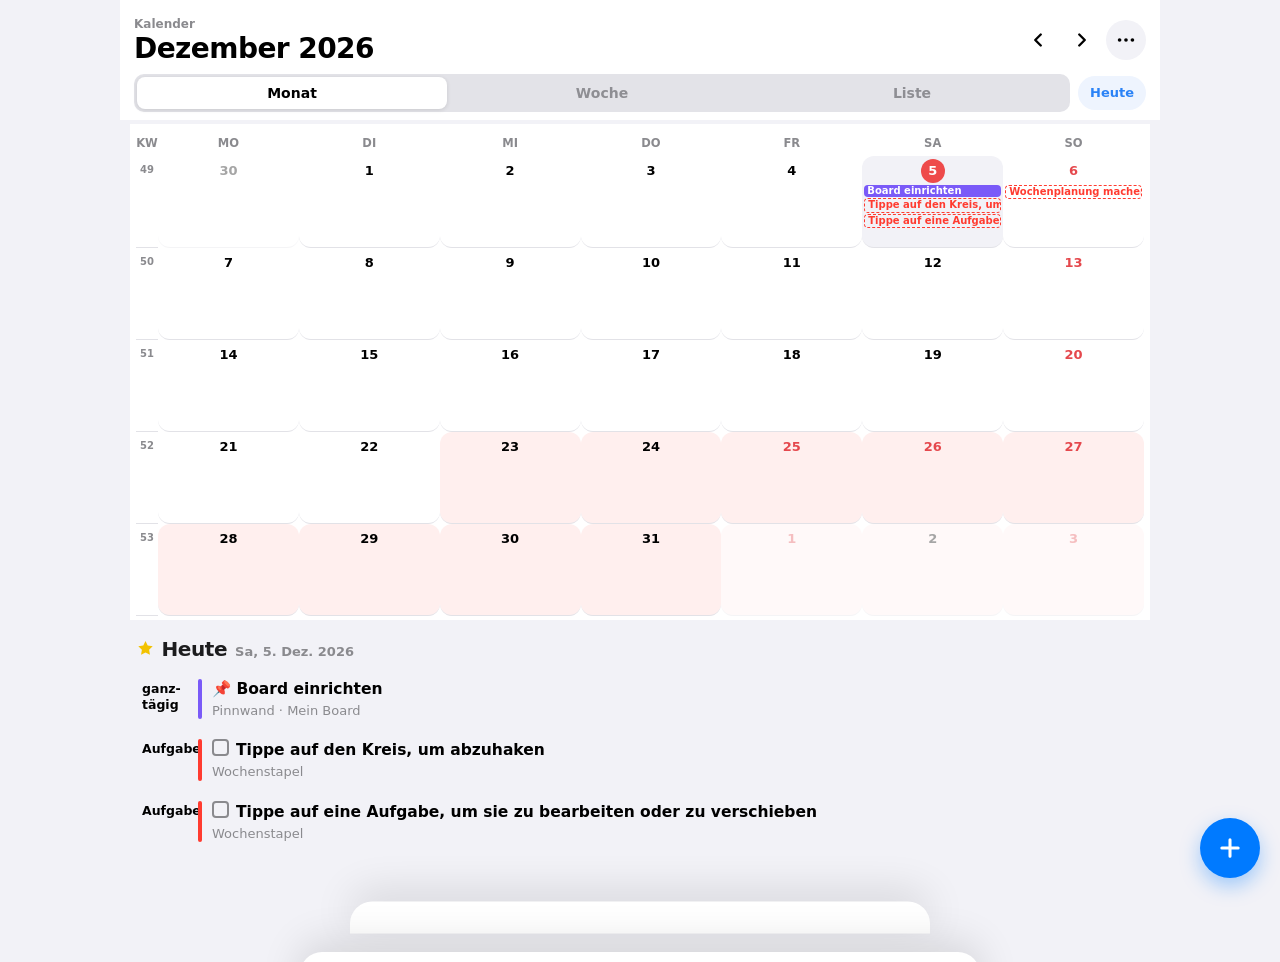
<file: kalender.html>
<!doctype html>
<html lang="de">
<head>
<script src="platform.js"></script>
<meta charset="utf-8">
<meta name="viewport" content="width=device-width,initial-scale=1,maximum-scale=1,user-scalable=no,viewport-fit=cover">
<meta name="color-scheme" content="light">
<title>Kalender</title>
<link rel="stylesheet" href="design.css">
<style>
:root{
  --bg:#FFFFFF; --card:#FFFFFF; --ink:#1C1C1E; --mute:#8A8A99; --line:#E5E5EA; --soft:#F6F6FA;
  --accent:#FF3B30; --accent-ink:#FFFFFF; --sel:#FFF0EF; --fer:#E9F9EE; --ferink:#1E8E3E;
  --danger:#E5484D; --scrim:rgba(20,20,24,.38); --shadow:0 18px 40px rgba(0,0,0,.22);
  --sh:0 1px 2px rgba(0,0,0,.05),0 6px 22px rgba(0,0,0,.07); --grad:#FF3B30;
}
*{box-sizing:border-box;-webkit-tap-highlight-color:transparent}
html,body{margin:0;background:var(--bg);color:var(--ink)}
body{font-family:var(--font);font-size:16px;line-height:1.35;padding-bottom:110px;overscroll-behavior-y:contain}
button{font:inherit;color:inherit;background:none;border:0;padding:0;cursor:pointer}
input,select,textarea{font:inherit;color:inherit}
.hidden{display:none!important}

/* Kopf */
.top{position:sticky;top:0;z-index:20;background:var(--bg);padding:16px 14px 8px}
.row1{display:flex;align-items:center;gap:4px}
.title{flex:1;min-width:0}
.eyebrow{font-size:12px;font-weight:700;letter-spacing:.12em;text-transform:uppercase;color:var(--mute)}
h1{margin:2px 0 0;font-size:25px;line-height:1.05;font-weight:900;letter-spacing:-.02em;text-transform:uppercase;white-space:nowrap;overflow:hidden;text-overflow:ellipsis}
.ib{width:40px;height:40px;border-radius:20px;display:grid;place-items:center;color:var(--ink);flex:none}
.ib:active{background:var(--soft)}
.today-btn{font-size:13px;font-weight:800;padding:8px 12px;border-radius:10px;border:1.5px solid var(--ink);flex:none}
.row2{display:flex;align-items:center;gap:8px;margin-top:10px}
.seg{flex:1;display:flex;background:var(--soft);border-radius:10px;padding:2px}
.seg button{flex:1;padding:7px;border-radius:8px;font-size:14px;font-weight:700;color:var(--mute)}
.seg button.on{background:var(--card);color:var(--accent);box-shadow:0 1px 3px rgba(0,0,0,.12)}

/* Monat */
.month{padding:0 8px;touch-action:pan-y}
.wd{display:grid;gap:0;font-size:11.5px;font-weight:800;color:var(--mute);text-align:center;padding:6px 0 4px;text-transform:uppercase}
.grid{display:grid;border-top:1px solid var(--line)}
.kwcell{font-size:10px;color:var(--mute);display:flex;justify-content:center;padding-top:7px;border-bottom:1px solid var(--line);font-weight:700}
.cell{min-height:62px;border-bottom:1px solid var(--line);padding:3px 2px;position:relative;overflow:hidden;min-width:0}
.cell.out{opacity:.35}
.cell.fer{background:var(--fer)}
.cell.sel{background:var(--sel)}
.num{font-size:13px;font-weight:700;width:24px;height:24px;line-height:24px;text-align:center;border-radius:12px;margin:0 auto 2px}
.cell.hol .num,.cell.sun .num{color:var(--accent)}
.cell.today .num{background:var(--accent);color:#fff}
.mini{font-size:10px;line-height:1.25;border-radius:4px;padding:0 3px;margin:1px 0;white-space:nowrap;overflow:hidden;text-overflow:clip;color:#fff;font-weight:600}
.mini.task{background:transparent!important;color:var(--ink);border:1px dashed var(--mute)}
.more{font-size:10px;color:var(--mute);text-align:center;font-weight:700}

/* Tagesliste */
.dayhead{display:flex;align-items:baseline;gap:8px;padding:16px 16px 6px}
.dayhead h2{margin:0;font-size:20px;font-weight:900;text-transform:uppercase;letter-spacing:-.01em}
.dayhead.today h2{color:var(--accent)}
.dayhead span{font-size:13px;color:var(--mute);font-weight:600}
.items{padding:0 12px}
.ban{margin:4px 0;padding:7px 11px;border-radius:10px;font-size:13.5px;font-weight:700}
.ban.hol{background:var(--sel);color:var(--accent)}
.ban.fer{background:var(--fer);color:var(--ferink)}
.ev{display:flex;gap:10px;align-items:stretch;padding:10px 10px;margin:6px 0;border:1px solid var(--line);border-radius:12px;background:var(--card);width:100%;text-align:left}
.ev:active{background:var(--soft)}
.bar{width:4px;border-radius:2px;flex:none}
.evb{flex:1;min-width:0}
.evt{font-weight:700;font-size:15.5px;word-wrap:break-word}
.evm{font-size:13px;color:var(--mute);margin-top:2px;word-wrap:break-word}
.evtime{font-size:12.5px;font-weight:800;color:var(--ink);width:46px;flex:none;line-height:1.25;padding-top:2px}
.evtime small{display:block;color:var(--mute);font-weight:600}
.ev.task .evt::before{content:"";display:inline-block;width:13px;height:13px;border:2px solid var(--mute);border-radius:4px;margin-right:7px;vertical-align:-1px}
.ev.plan .evt::before{content:"📌 "}
.empty{color:var(--mute);font-size:14px;padding:8px 4px 4px}
.search{margin:8px 12px 0;display:flex;align-items:center;gap:8px;background:var(--soft);border-radius:12px;padding:9px 12px;color:var(--mute)}
.search input{flex:1;border:0;background:transparent;outline:none;font-size:16px;color:var(--ink);min-width:0}

.fab{position:fixed;right:20px;bottom:22px;width:60px;height:60px;border-radius:30px;background:var(--accent);color:#fff;display:grid;place-items:center;box-shadow:0 6px 18px rgba(216,30,30,.35);z-index:30}
.fab:active{transform:scale(.94)}

/* Sheets */
.scrim{position:fixed;inset:0;background:var(--scrim);z-index:50;opacity:0;pointer-events:none;transition:opacity .2s}
.scrim.on{opacity:1;pointer-events:auto}
.sheet{position:fixed;left:0;right:0;bottom:0;z-index:60;background:var(--bg);border-radius:22px 22px 0 0;padding:8px 16px 24px;max-height:92vh;overflow-y:auto;transform:translateY(105%);transition:transform .25s cubic-bezier(.2,.8,.2,1)}
.sheet.on{transform:none}
.grab{width:38px;height:5px;border-radius:3px;background:var(--line);margin:0 auto 12px}
.label{font-size:12px;font-weight:800;letter-spacing:.1em;text-transform:uppercase;color:var(--mute);margin:18px 2px 8px}
.setting{display:flex;align-items:center;justify-content:space-between;gap:12px;padding:13px 14px;background:var(--card);border:1px solid var(--line);border-radius:14px;margin-bottom:8px;width:100%;text-align:left}
.setting small{display:block;color:var(--mute);font-size:13px;font-weight:400;margin-top:1px}
.setting span{min-width:0}
.sw{width:44px;height:26px;border-radius:13px;background:var(--line);position:relative;flex:none;transition:background .2s}
.sw::after{content:"";position:absolute;left:3px;top:3px;width:20px;height:20px;border-radius:10px;background:#fff;box-shadow:0 1px 3px rgba(0,0,0,.25);transition:transform .2s}
.sw.on{background:var(--accent)} .sw.on::after{transform:translateX(18px)}
.dot{width:12px;height:12px;border-radius:6px;flex:none;display:inline-block;margin-right:8px;vertical-align:-1px}
.note{font-size:13px;color:var(--mute);margin:4px 2px 10px}
.foot{text-align:center;color:var(--mute);font-size:13px;margin-top:18px}

/* Editor */
.editor{position:fixed;inset:0;z-index:70;background:var(--bg);display:flex;flex-direction:column;transform:translateY(100%);transition:transform .25s cubic-bezier(.2,.8,.2,1)}
.editor.on{transform:none}
.ed-top{display:flex;align-items:center;gap:6px;padding:10px 10px 6px}
.ed-top h3{flex:1;margin:0 0 0 6px;font-size:15px;text-transform:uppercase;letter-spacing:.06em;color:var(--mute)}
.btn{padding:9px 16px;border-radius:999px;font-weight:800}
.btn.primary{background:var(--accent);color:#fff}
.btn.ghost{border:1px solid var(--line)}
.btn.danger{color:var(--danger);border:1px solid var(--line)}
.ed-body{flex:1;overflow-y:auto;padding:4px 16px 40px}
.ftitle{width:100%;border:0;border-bottom:1.5px solid var(--line);font-size:23px;font-weight:800;padding:8px 0;outline:none;background:transparent}
.ftitle:focus{border-color:var(--accent)}
.cats{display:flex;flex-wrap:wrap;gap:7px;margin-top:12px}
.cat{display:flex;align-items:center;gap:6px;padding:7px 11px;border-radius:999px;background:var(--soft);font-size:14px;font-weight:700}
.cat i{width:10px;height:10px;border-radius:5px}
.cat.on{color:#fff}
.box{border:1px solid var(--line);border-radius:14px;margin-top:14px;overflow:hidden}
.fr{display:flex;align-items:center;gap:10px;padding:11px 13px;border-bottom:1px solid var(--line);min-height:50px}
.fr:last-child{border-bottom:0}
.fr>span{width:92px;flex:none;color:var(--mute);font-size:14.5px}
.fr input,.fr select{flex:1;min-width:0;border:0;background:transparent;font-size:16px;outline:none}
.fr input[type=time]{flex:none;width:104px}
.fr textarea{flex:1;border:0;background:transparent;font-size:16px;outline:none;resize:none;min-height:70px}
.ro{background:var(--soft);border-radius:12px;padding:10px 12px;font-size:14px;color:var(--mute);margin-top:12px}
.edrow{display:flex;gap:8px;margin-top:20px}
.edrow .btn{flex:1;text-align:center;padding:12px}

/* Dialog & Toast */
.dialog{position:fixed;inset:0;z-index:90;display:grid;place-items:center;padding:28px;background:var(--scrim)}
.dlg{background:#fff;border-radius:18px;padding:20px;width:100%;max-width:340px;box-shadow:var(--shadow)}
.dlg h3{margin:0 0 6px;font-size:18px}
.dlg p{margin:0 0 14px;color:var(--mute);font-size:15px}
.dlg .bts{display:flex;flex-direction:column;gap:8px}
.dlg .bts button{padding:12px;border-radius:12px;font-weight:700;background:var(--soft)}
.dlg .bts .ok{background:var(--accent);color:#fff}
.toast{position:fixed;left:50%;bottom:96px;transform:translate(-50%,30px);opacity:0;background:#000;color:#fff;padding:11px 16px;border-radius:12px;font-weight:600;font-size:14px;z-index:95;transition:all .25s;pointer-events:none;max-width:90vw;text-align:center}
.toast.on{opacity:1;transform:translate(-50%,0)}

/* ---- Assistent: neues Design ---- */
.top{background:linear-gradient(var(--bg) 80%,rgba(236,236,239,0));padding:16px 14px 8px}
h1{font-weight:800;text-transform:none;letter-spacing:-.035em;font-size:28px}
h1 em{font-style:normal;color:var(--accent)}
.eyebrow{letter-spacing:.08em}
.ib{background:transparent}
#bMenu{background:var(--card);box-shadow:var(--sh)}
.today-btn{border:0;background:var(--card);box-shadow:var(--sh);color:var(--accent);border-radius:12px}
.seg{background:#DADADF;border-radius:14px;padding:3px}
.seg button{border-radius:11px}
.month{margin:4px 10px 0;padding:6px 6px 4px;background:var(--card);border-radius:22px;box-shadow:var(--sh)}
.grid{border-top:0}
.cell,.kwcell{border-bottom:1px solid #E2E2E7}
.cell{border-radius:10px}
.cell.today .num{background:var(--grad);box-shadow:0 3px 8px rgba(0,0,0,.35)}
.cell.sel{background:var(--sel)}
.mini{border-radius:5px}
.mini.task{border-color:#AFAFB7}
.dayhead h2{text-transform:none;font-weight:800;letter-spacing:-.025em;font-size:20px}
.dayhead .wx{display:inline-flex;align-items:center;gap:4px;font-size:13px;font-weight:700;color:var(--mute);background:var(--card);border-radius:999px;padding:2px 9px 2px 4px;box-shadow:var(--sh);margin-left:auto;white-space:nowrap}
.dayhead .wx svg{width:22px;height:22px}
.dayhead .wx b{color:var(--ink)}
.ev{border:0;border-radius:16px;box-shadow:var(--sh)}
.ban{border-radius:14px}
.ban.hol{background:#FDECEC;color:#B4232A}
.search{background:var(--card);box-shadow:var(--sh);border-radius:14px}
.fab{background:var(--grad);box-shadow:0 10px 24px rgba(0,0,0,.42)}
.sheet{border-radius:26px 26px 0 0}
.setting{border:0;border-radius:16px;box-shadow:var(--sh)}
.sw{background:#DADADF}
.btn.primary{background:var(--grad);box-shadow:0 6px 16px rgba(0,0,0,.32)}
.btn.ghost{border:0;background:var(--card);box-shadow:var(--sh)}
.btn.danger{border:0;background:#FDECEC}
.box{border:0;border-radius:18px;background:var(--card);box-shadow:var(--sh)}
.ftitle{border-bottom-color:#CFCFD5}
.cat{background:var(--card);box-shadow:var(--sh)}
.dlg{border-radius:22px}
.dlg .bts button{background:var(--soft)}
.dlg .bts .ok{background:var(--grad)}
.toast{background:#151518}

/* ---- Assistent: Notizen ---- */
body{background:#FFFFFF}
.top{background:#FFFFFF}
h1{color:#1C1C1E}
h1 em{color:#FF3B30;background:none}
#bMenu{background:#F2F2F7;border:0;border-radius:50%;box-shadow:none}
.ib{border-radius:50%}
.today-btn{background:#FFF0EF;color:#FF3B30;border:0;border-radius:999px;box-shadow:none}
.seg{background:#F2F2F7;border:0;border-radius:14px;padding:3px}
.seg button{color:#8E8E93}
.seg button.on{background:#fff;color:#FF3B30;box-shadow:0 2px 8px rgba(0,0,0,.1);border-radius:11px}
.month{background:#F2F2F7;border:0;border-radius:24px;box-shadow:none}
.cell{border-radius:12px}
.cell.today .num{background:#FF3B30;color:#fff;box-shadow:0 4px 10px rgba(255,59,48,.35);border-radius:50%}
.cell.sel{background:rgba(255,255,255,.85)}
.cell.fer{background:rgba(255,59,48,.08)}
.cell.hol .num,.cell.sun .num{color:#E5484D}
.mini{border-radius:4px}
.mini.task{border:1.5px dashed #FF3B30;color:#FF3B30}
.dayhead h2{color:#1C1C1E}
.dayhead.today h2{color:#FF3B30;background:none}
.dayhead .wx{background:#F2F2F7;border:0;box-shadow:none;border-radius:999px}
.ev{background:#fff;border:1px solid #EFEFF4;border-radius:18px;box-shadow:0 4px 16px rgba(0,0,0,.05)}
.ev:active{transform:scale(.99)}
.ban{border:0;border-radius:14px}
.ban.fer{background:#FFF0EF;color:#D70015}
.ban.hol{background:#FDECEC;color:#B4262B}
.search{background:#F2F2F7;border:0;border-radius:16px;box-shadow:none}
.fab{background:#FF3B30;color:#fff;border:0;border-radius:50%;box-shadow:0 10px 24px rgba(255,59,48,.38)}
.sheet{background:#fff;border-radius:26px 26px 0 0;border-top:0}
.setting{background:#F2F2F7;border:0;border-radius:18px;box-shadow:none}
.sw{background:#E5E5EA;border:0}
.sw.on{background:#FF3B30}
.sw::after{top:3px;left:3px;border:0;width:22px;height:22px;box-shadow:0 1px 3px rgba(0,0,0,.2)}
.editor{background:#FFFFFF}
.btn{border:0;border-radius:16px;box-shadow:none;background:#F2F2F7}
.btn.primary{background:#FF3B30;color:#fff;box-shadow:0 8px 20px rgba(255,59,48,.28)}
.btn.ghost{background:#F2F2F7}
.btn.danger{background:#FDECEC;color:#E5484D}
.box{background:#F2F2F7;border:0;border-radius:18px;box-shadow:none}
.fr{border-bottom:1px solid #E5E5EA}
.ftitle{border-bottom:1.5px solid #FFD9D6}
.cat{background:#F2F2F7;border:0;border-radius:999px;box-shadow:none}
.dlg{border:0;border-radius:24px;box-shadow:0 20px 50px rgba(0,0,0,.25)}
.dlg .bts button{background:#F2F2F7;border:0;border-radius:14px}
.dlg .bts .ok{background:#FF3B30;color:#fff}
.toast{background:#1C1C1E;border-radius:16px;box-shadow:0 10px 30px rgba(0,0,0,.25)}
body{background:#fff}
h1{text-transform:uppercase;color:#FF3B30;font-weight:800;letter-spacing:-.005em}
h1 em{color:inherit;background:none}
.eyebrow{color:#D99A00;text-transform:none;letter-spacing:0;font-weight:600}
#bMenu,.ib{border-radius:50%}
#bMenu{background:#F2F2F7}
.today-btn{background:#FFF0EF;color:#FF3B30}
.month{background:#fff;border:0;box-shadow:none;border-radius:0}
.cell.today .num{background:#FF3B30;color:#fff;box-shadow:none;border-radius:50%}
.cell.sel{background:#F2F2F7}
.dayhead h2{text-transform:uppercase;font-weight:800;color:#1C1C1E}
.dayhead.today h2{color:#FF3B30}
.ev{background:transparent;border:0;border-bottom:.5px solid #DCDCE0;border-radius:0;box-shadow:none;margin:0}
.ban.fer{background:#E9F9EE;color:#1E8E3E}
.box,.setting{background:#F2F2F7;border:0;box-shadow:none;border-radius:12px}
.fab{background:#FF3B30;box-shadow:0 8px 20px rgba(255,59,48,.35)}
@media (min-width:900px){
  html{background:#fff}
  body{max-width:1040px;margin:0 auto}
  .cell{min-height:92px}
  .sheet{left:calc(50% - 290px);right:calc(50% - 290px);border-radius:20px 20px 0 0}
  .editor{left:calc(50% - 340px);right:calc(50% - 340px);top:28px;bottom:28px;border-radius:20px;box-shadow:0 30px 80px rgba(0,0,0,.22);transform:translateY(calc(100% + 80px))}
  .editor.on{transform:none}
}
/* ---- Things 3 ---- */
.sheet h3,.h-mid{text-transform:none}
h1{text-transform:none;color:#1C1C1E;font-weight:800;letter-spacing:-.02em}
h1::before{display:inline-block;content:"";width:.95em;height:.95em;margin-right:.32em;vertical-align:-.1em;background:url("data:image/svg+xml,%3Csvg xmlns='http://www.w3.org/2000/svg' viewBox='0 0 24 24'%3E%3Crect x='3' y='4.5' width='18' height='16.5' rx='3.5' fill='%23EE4B4B'/%3E%3Crect x='5' y='9' width='14' height='10' rx='1.5' fill='%23fff'/%3E%3Crect x='7' y='2.5' width='2.4' height='4.5' rx='1.2' fill='%23EE4B4B'/%3E%3Crect x='14.6' y='2.5' width='2.4' height='4.5' rx='1.2' fill='%23EE4B4B'/%3E%3C/svg%3E") no-repeat center/contain}
.eyebrow{color:#8A8F98;font-weight:500}
.today-btn{background:#EEF4FE;color:#2A82F6}
.seg button.on{color:#2A82F6}
.cell.today .num{background:#EE4B4B}
.dayhead h2{text-transform:none;color:#1C1C1E;font-weight:800;letter-spacing:-.02em}
.dayhead.today h2{color:#1C1C1E}
.dayhead.today h2::before{display:inline-block;content:"";width:.95em;height:.95em;margin-right:.32em;vertical-align:-.1em;background:url("data:image/svg+xml,%3Csvg xmlns='http://www.w3.org/2000/svg' viewBox='0 0 24 24'%3E%3Cpath fill='%23F2C200' d='M12 2.6l2.8 5.7 6.3.9-4.55 4.45 1.07 6.25L12 16.95 6.38 19.9l1.07-6.25L2.9 9.2l6.3-.9z'/%3E%3C/svg%3E") no-repeat center/contain}
.ev{border-bottom:0}
.fab,.btn.primary{background:#2A82F6;color:#fff;box-shadow:0 8px 20px rgba(42,130,246,.38)}
.dlg .bts .ok{background:#2A82F6}
</style>
</head>
<body>
<header class="top">
  <div class="row1">
    <div class="title"><div class="eyebrow" id="eyebrow">Kalender</div><h1 id="hTitle">Kalender</h1></div>
    <button class="ib" id="bPrev" aria-label="Zurück"><svg width="22" height="22" viewBox="0 0 24 24" fill="none" stroke="currentColor" stroke-width="2.6" stroke-linecap="round" stroke-linejoin="round"><path d="m15 18-6-6 6-6"/></svg></button>
    <button class="ib" id="bNext" aria-label="Weiter"><svg width="22" height="22" viewBox="0 0 24 24" fill="none" stroke="currentColor" stroke-width="2.6" stroke-linecap="round" stroke-linejoin="round"><path d="m9 18 6-6-6-6"/></svg></button>
    <button class="ib" id="bMenu" aria-label="Menü"><svg width="22" height="22" viewBox="0 0 24 24" fill="currentColor"><circle cx="5" cy="12" r="2"/><circle cx="12" cy="12" r="2"/><circle cx="19" cy="12" r="2"/></svg></button>
  </div>
  <div class="row2"><div class="seg" id="views"><button data-v="month">Monat</button><button data-v="week">Woche</button><button data-v="list">Liste</button></div><button class="today-btn" id="bToday">Heute</button></div>
</header>
<main id="main"></main>
<button class="fab" id="fab" aria-label="Neuer Termin"><svg width="28" height="28" viewBox="0 0 24 24" fill="none" stroke="currentColor" stroke-width="2.6" stroke-linecap="round"><path d="M12 5v14M5 12h14"/></svg></button>

<div class="scrim" id="scrim"></div>
<div class="sheet" id="sheet"></div>

<section class="editor" id="editor">
  <div class="ed-top"><button class="ib" id="eClose" aria-label="Schließen"><svg width="22" height="22" viewBox="0 0 24 24" fill="none" stroke="currentColor" stroke-width="2.4" stroke-linecap="round"><path d="M6 6l12 12M18 6 6 18"/></svg></button><h3 id="eHead">Neuer Termin</h3><button class="btn primary" id="eSave">Speichern</button></div>
  <div class="ed-body" id="eBody"></div>
</section>
<input type="file" id="fileIn" accept=".json,.ics,application/json,text/calendar,*/*" class="hidden">
<div class="toast" id="toast"></div>

<script>
(function(){
"use strict";
/* ================= Grundlagen ================= */
const $=id=>document.getElementById(id);
const N=window.Native||(parent&&parent.Native)||null;
const pad=n=>String(n).padStart(2,'0');
const ymd=d=>d.getFullYear()+'-'+pad(d.getMonth()+1)+'-'+pad(d.getDate());
const parseD=s=>{const[y,m,d]=s.split('-').map(Number);return new Date(y,m-1,d)};
const addS=(s,n)=>{const d=parseD(s);d.setDate(d.getDate()+n);return ymd(d)};
const dd=(a,b)=>Math.round((parseD(b)-parseD(a))/864e5);
const todayS=()=>ymd(new Date());
const addMin=(t,m)=>{const[h,mi]=t.split(':').map(Number);let x=Math.max(0,Math.min(23*60+59,h*60+mi+m));return pad(Math.floor(x/60))+':'+pad(x%60)};
const uid=()=>Date.now().toString(36)+Math.random().toString(36).slice(2,8);
const esc=s=>String(s??'').replace(/[&<>"']/g,c=>({'&':'&amp;','<':'&lt;','>':'&gt;','"':'&quot;',"'":'&#39;'}[c]));
const MON=['Januar','Februar','März','April','Mai','Juni','Juli','August','September','Oktober','November','Dezember'];
const MONS=['Jan.','Feb.','März','Apr.','Mai','Juni','Juli','Aug.','Sep.','Okt.','Nov.','Dez.'];
const WD=['So','Mo','Di','Mi','Do','Fr','Sa'];
const WDL=['Sonntag','Montag','Dienstag','Mittwoch','Donnerstag','Freitag','Samstag'];
const fmtShort=s=>{const d=parseD(s);return pad(d.getDate())+'.'+pad(d.getMonth()+1)+'.'};
const fmtLong=s=>{const d=parseD(s);return WD[d.getDay()]+', '+d.getDate()+'. '+MONS[d.getMonth()]+' '+d.getFullYear()};
function isoWeek(d){const t=new Date(Date.UTC(d.getFullYear(),d.getMonth(),d.getDate()));const n=t.getUTCDay()||7;t.setUTCDate(t.getUTCDate()+4-n);const y=new Date(Date.UTC(t.getUTCFullYear(),0,1));return Math.ceil(((t-y)/864e5+1)/7)}
const mondayOf=s=>{const d=parseD(s);return addS(s,-((d.getDay()+6)%7))};
function haptic(){try{N?N.haptic():navigator.vibrate&&navigator.vibrate(10)}catch(e){}}

const CATS=[{k:'schule',n:'Schule',c:'#2F6FDE'},{k:'familie',n:'Familie',c:'#2E9E5B'},{k:'privat',n:'Privat',c:'#8E4EC6'},
  {k:'wichtig',n:'Wichtig',c:'#D81E1E'},{k:'geburtstag',n:'Geburtstag',c:'#E8890C'},{k:'sonst',n:'Sonstiges',c:'#7A7A7A'}];
const catOf=k=>CATS.find(c=>c.k===k)||CATS[5];
const REP=[['none','Nie'],['daily','Täglich'],['weekly','Wöchentlich'],['weekly2','Alle 2 Wochen'],['monthly','Monatlich'],['yearly','Jährlich']];
const REM=[[-1,'Keine'],[0,'Zum Beginn'],[5,'5 Minuten vorher'],[15,'15 Minuten vorher'],[30,'30 Minuten vorher'],[60,'1 Stunde vorher'],[120,'2 Stunden vorher'],[1440,'1 Tag vorher'],[2880,'2 Tage vorher'],[10080,'1 Woche vorher']];

/* ================= Zustand ================= */
const KEY='meinkalender';
let state={v:1,events:[],settings:{hol:true,fer:true,kw:true,cat:'schule',tasks:true,gsync:false,hidden:[],defCal:'local'}};
function load(){try{const r=localStorage.getItem(KEY);if(r){const p=JSON.parse(r);state.events=p.events||[];state.settings=Object.assign(state.settings,p.settings||{})}}catch(e){}}
function save(){try{localStorage.setItem(KEY,JSON.stringify(state))}catch(e){}}
function persist(){save();scheduleReminders()}
let view='month',cursor=todayS(),sel=todayS(),query='';
try{const v=localStorage.getItem(KEY+'.view');if(v)view=v}catch(e){}

/* ================= Feiertage & Ferien BW ================= */
const holCache={};
function easter(y){const a=y%19,b=Math.floor(y/100),c=y%100,d=Math.floor(b/4),e=b%4,f=Math.floor((b+8)/25),g=Math.floor((b-f+1)/3),h=(19*a+b-d-g+15)%30,i=Math.floor(c/4),k=c%4,l=(32+2*e+2*i-h-k)%7,m=Math.floor((a+11*h+22*l)/451),mo=Math.floor((h+l-7*m+114)/31),da=((h+l-7*m+114)%31)+1;return y+'-'+pad(mo)+'-'+pad(da)}
function holidays(y){if(holCache[y])return holCache[y];const e=easter(y),h={};
  h[y+'-01-01']='Neujahr';h[y+'-01-06']='Heilige Drei Könige';h[addS(e,-2)]='Karfreitag';h[addS(e,1)]='Ostermontag';
  h[y+'-05-01']='Tag der Arbeit';h[addS(e,39)]='Christi Himmelfahrt';h[addS(e,50)]='Pfingstmontag';h[addS(e,60)]='Fronleichnam';
  h[y+'-10-03']='Tag der Deutschen Einheit';h[y+'-11-01']='Allerheiligen';h[y+'-12-25']='1. Weihnachtstag';h[y+'-12-26']='2. Weihnachtstag';
  return holCache[y]=h}
const holOf=s=>state.settings.hol?holidays(+s.slice(0,4))[s]:null;
/* Schulferien BW (Quelle: Kultusministerium BW / kalenderpedia.de) – bewegliche Ferientage legt die Schule fest */
const FERIEN=[
  ['2025-12-22','2026-01-05','Weihnachtsferien'],['2026-03-30','2026-04-11','Osterferien'],
  ['2026-05-26','2026-06-05','Pfingstferien'],['2026-07-30','2026-09-12','Sommerferien'],
  ['2026-10-26','2026-10-31','Herbstferien'],['2026-12-23','2027-01-09','Weihnachtsferien'],
  ['2027-03-25','2027-04-03','Osterferien'],['2027-05-18','2027-05-29','Pfingstferien'],
  ['2027-07-29','2027-09-11','Sommerferien'],['2027-11-02','2027-11-06','Herbstferien'],
  ['2027-12-23','2028-01-08','Weihnachtsferien'],['2028-04-13','2028-04-22','Osterferien'],
  ['2028-06-06','2028-06-17','Pfingstferien'],['2028-07-27','2028-09-09','Sommerferien'],
  ['2028-10-30','2028-11-03','Herbstferien']];
function ferOf(s){if(!state.settings.fer)return null;for(const f of FERIEN)if(s>=f[0]&&s<=f[1])return f;return null}

/* ================= Wiederholungen (lokale Termine) ================= */
function nthStart(ev,n){ // n-tes Vorkommen ohne Ausnahmen (für ICS COUNT)
  let k=0;for(const s of iterStarts(ev,'9999-12-31')){if(k===n)return s;k++;if(k>5000)break}return null}
function* iterStarts(ev,to){
  const iv=Math.max(1,ev.interval||1);const st=ev.start;
  if(!ev.repeat||ev.repeat==='none'){if(st<=to)yield st;return}
  const until=ev.until||'9999-12-31';const d0=parseD(st);let i=0;
  for(let guard=0;guard<20000;guard++,i++){
    let s;
    if(ev.repeat==='daily')s=addS(st,i*iv);
    else if(ev.repeat==='weekly')s=addS(st,i*7*iv);
    else if(ev.repeat==='monthly'){const d=new Date(d0.getFullYear(),d0.getMonth()+i*iv,1);if(d0.getDate()>new Date(d.getFullYear(),d.getMonth()+1,0).getDate())continue;d.setDate(d0.getDate());s=ymd(d)}
    else if(ev.repeat==='yearly'){const y=d0.getFullYear()+i*iv;const d=new Date(y,d0.getMonth(),d0.getDate());if(d.getMonth()!==d0.getMonth())continue;s=ymd(d)}
    else return;
    if(s>to||s>until)return;yield s;
  }
}
function occurrences(ev,from,to){ // Startdaten, deren Zeitraum [from,to] berührt
  const len=Math.max(0,dd(ev.start,ev.end||ev.start));const out=[];const ex=new Set(ev.ex||[]);
  for(const s of iterStarts(ev,to)){if(addS(s,len)<from||ex.has(s))continue;out.push(s);if(out.length>2000)break}
  return out;
}

/* ================= Google (Android-Kalender) ================= */
const G={perm:false,cals:[],cache:null,from:'',to:''};
const gOn=()=>!!(N&&G.perm&&state.settings.gsync);
function gInit(){
  if(!N){G.perm=false;return}
  try{G.perm=N.calPerm()==='granted'}catch(e){G.perm=false}
  if(G.perm){state.settings.gsync=true;try{G.cals=JSON.parse(N.calList()||'[]')}catch(e){G.cals=[]}
    if(state.settings.defCal==='local'&&!state.settings.__defSet){const p=G.cals.find(c=>c.primary&&c.writable);if(p){state.settings.defCal=String(p.id);state.settings.__defSet=true}}save()}
}
const gHidden=()=>(state.settings.hidden||[]).map(String);
const calById=id=>G.cals.find(c=>String(c.id)===String(id));
const calLabel=c=>c?(c.name||c.account||'Kalender'):'';
/* Am PC und im Browser gibt es keinen Zugriff auf den Google-Kalender des Handys.
   Das Handy legt deshalb eine Kopie der Termine (−30 bis +180 Tage) in den Abgleich. */
function readMirror(){try{return JSON.parse(localStorage.getItem('planer.gcal')||'null')}catch(e){return null}}
function gRange(from,to){
  if(!N){const m=readMirror();if(!m||!m.events)return[];G.cals=m.cals||[];const hid=new Set((m.hidden||[]).map(String));return m.events.filter(e=>!hid.has(String(e.cal))&&e.end>=from&&e.start<=to)}
  if(!gOn())return[];
  if(!G.cache||from<G.from||to>G.to){
    G.from=addS(from,-35);G.to=addS(to,70);
    try{G.cache=JSON.parse(N.calQuery(String(parseD(G.from).getTime()),String(parseD(addS(G.to,1)).getTime()))||'[]')}catch(e){G.cache=[]}
  }
  const hid=new Set(gHidden());
  return G.cache.filter(e=>!hid.has(String(e.cal))&&e.end>=from&&e.start<=to);
}
function gInvalidate(){G.cache=null}
window.gMirror=function(){
  if(!N)return;
  if(!gOn()){if(localStorage.getItem('planer.gcal')&&!G.perm)localStorage.removeItem('planer.gcal');return}
  const from=addS(todayS(),-30),to=addS(todayS(),180);let ev=[];
  try{ev=JSON.parse(N.calQuery(String(parseD(from).getTime()),String(parseD(addS(to,1)).getTime()))||'[]')}catch(e){return}
  const m={from,to,cals:G.cals.map(c=>({id:c.id,name:c.name,account:c.account,color:c.color,primary:c.primary,writable:false})),hidden:gHidden(),events:ev};
  const old=readMirror();const strip=o=>o?JSON.stringify(Object.assign({},o,{t:0})):'';
  if(strip(old)!==strip(m)){m.t=Date.now();try{localStorage.setItem('planer.gcal',JSON.stringify(m))}catch(e){}}
};
window.onCalPerm=function(ok){gInit();gInvalidate();render();if(ok){toast('Google Kalender verbunden');if(sheet.classList.contains('on'))openMenu()}else toast('Ohne Erlaubnis bleiben die Google-Termine ausgeblendet')};

/* ================= Aufgaben & Pläne aus den anderen Bereichen ================= */
let extTasks=[],extPlans=[];
function readTasks(){
  extTasks=[];if(!state.settings.tasks)return;
  try{const p=JSON.parse(localStorage.getItem('wochenstapel')||'{}');const t=todayS();
    for(const x of p.tasks||[]){if(x.done||!x.date)continue;extTasks.push({id:x.id,title:x.text,date:x.date<t?t:x.date,rep:x.repeat&&x.repeat!=='none'})}}catch(e){}
}
function readPlans(){
  return new Promise(res=>{extPlans=[];if(!state.settings.tasks||!window.indexedDB){res();return}
    let r;try{r=indexedDB.open('pinnwand',1)}catch(e){res();return}
    r.onupgradeneeded=()=>{const d=r.result;if(!d.objectStoreNames.contains('kv'))d.createObjectStore('kv');if(!d.objectStoreNames.contains('img'))d.createObjectStore('img')};
    r.onerror=()=>res();
    r.onsuccess=()=>{try{const db=r.result;const q=db.transaction('kv','readonly').objectStore('kv').get('state');
      q.onsuccess=()=>{const S=q.result;if(S&&S.boards)for(const b of S.boards)for(const c of b.cards)if(c.type==='plan'&&!c.done&&c.date)extPlans.push({id:c.id,board:b.name,title:c.title||'Termin',date:c.date,time:c.time||'',place:c.place||''});db.close();res()};
      q.onerror=()=>{db.close();res()}}catch(e){res()}};
  });
}

/* ================= Einträge pro Tag ================= */
function itemsInRange(from,to){ // Map Datum → Liste
  const map={};const put=(d,x)=>{(map[d]=map[d]||[]).push(x)};
  for(const ev of state.events){
    const len=Math.max(0,dd(ev.start,ev.end||ev.start));
    for(const s of occurrences(ev,from,to)){
      for(let i=0;i<=len;i++){const d=addS(s,i);if(d<from||d>to)continue;
        put(d,{kind:'local',ev,occ:s,day:i,len,title:ev.title,allDay:ev.allDay,tStart:ev.tStart,tEnd:ev.tEnd,color:catOf(ev.cat).c,loc:ev.loc,rep:ev.repeat&&ev.repeat!=='none',rem:ev.remind>=0})}
    }
  }
  for(const g of gRange(from,to)){
    const len=Math.max(0,dd(g.start,g.end));
    for(let i=0;i<=len;i++){const d=addS(g.start,i);if(d<from||d>to)continue;
      put(d,{kind:'google',g,day:i,len,title:g.title||'(ohne Titel)',allDay:g.allDay,tStart:g.tStart,tEnd:g.tEnd,color:g.color||'#4285F4',loc:g.loc,rep:!!g.rrule,cal:calLabel(calById(g.cal))})}
  }
  for(const t of extTasks)if(t.date>=from&&t.date<=to)put(t.date,{kind:'task',t,title:t.title,allDay:true,color:'#FF3B30'});
  for(const p of extPlans)if(p.date>=from&&p.date<=to)put(p.date,{kind:'plan',p,title:p.title,allDay:!p.time,tStart:p.time,color:'#7A5AF8',loc:p.place});
  const ord={local:0,google:0,plan:1,task:2};
  for(const d in map)map[d].sort((a,b)=>{
    const ka=(a.allDay||a.day>0?'0':'1')+(a.allDay||a.day>0?'':a.tStart||''),kb=(b.allDay||b.day>0?'0':'1')+(b.allDay||b.day>0?'':b.tStart||'');
    return ka<kb?-1:ka>kb?1:(ord[a.kind]-ord[b.kind])||a.title.localeCompare(b.title)});
  return map;
}
function timeHTML(x){
  if(x.kind==='task')return'<div class="evtime">Aufgabe</div>';
  if(x.allDay||(x.len&&x.day>0&&x.day<x.len))return'<div class="evtime">ganz&shy;tägig</div>';
  if(x.len&&x.day===0)return'<div class="evtime">'+x.tStart+'<small>Beginn</small></div>';
  if(x.len&&x.day===x.len)return'<div class="evtime">bis<small>'+(x.tEnd||'')+'</small></div>';
  return'<div class="evtime">'+(x.tStart||'')+(x.tEnd?'<small>'+x.tEnd+'</small>':'')+'</div>';
}
function itemHTML(x,idx){
  const meta=[];
  if(x.loc)meta.push('📍 '+esc(x.loc));
  if(x.kind==='google')meta.push(esc(x.cal||'Google'));
  if(x.kind==='plan')meta.push('Pinnwand · '+esc(x.p.board)+(x.p.time?'':''));
  if(x.kind==='task')meta.push('Wochenstapel'+(x.t.rep?' · ↻':''));
  if(x.rep&&x.kind!=='task')meta.push('↻');
  if(x.rem)meta.push('🔔');
  return '<button class="ev '+x.kind+'" data-i="'+idx+'">'+timeHTML(x)+'<span class="bar" style="background:'+x.color+'"></span><span class="evb"><div class="evt">'+esc(x.title)+'</div>'+(meta.length?'<div class="evm">'+meta.join(' · ')+'</div>':'')+'</span></button>';
}
let shown=[];
let WX=null;
function loadWx(){try{const w=JSON.parse(localStorage.getItem('planer.weather')||'null');WX=w&&w.days&&Date.now()-w.t<36*3600000?w.days:null}catch(e){WX=null}}
function wxEmoji(c){return c===0?'☀️':c<=2?'🌤️':c===3?'☁️':c<=48?'🌫️':c<=67||(c>=80&&c<=82)?'🌧️':c<=77||c===85||c===86?'❄️':'⛈️'}
function wxHTML(k){if(!WX||!WX[k])return'';const d=WX[k];let ic='';try{ic=parent.document.getElementById('f-wetter').contentWindow.weatherIcon(d.c)}catch(e){}
  if(!ic)ic='<span style="font-size:15px;padding-left:4px">'+wxEmoji(d.c)+'</span>';
  return '<span class="wx">'+ic+'<b>'+d.max+'°</b>'+d.min+'°'+(d.p>=40?' · '+d.p+'%':'')+'</span>'}
window.onWeather=function(){loadWx();render()};
function dayBlock(d,list,head){
  let h='';
  if(head){const t=todayS();h+='<div class="dayhead'+(d===t?' today':'')+'"><h2>'+(d===t?'Heute':d===addS(t,1)?'Morgen':WDL[parseD(d).getDay()])+'</h2><span>'+fmtLong(d)+'</span>'+wxHTML(d)+'</div>'}
  h+='<div class="items">';
  const hol=holOf(d),fer=ferOf(d);
  if(hol)h+='<div class="ban hol">🎉 '+hol+'</div>';
  if(fer)h+='<div class="ban fer">🌴 '+fer[2]+' · '+fmtShort(fer[0])+'–'+fmtShort(fer[1])+'</div>';
  if(!list||!list.length){if(head!=='skipEmpty')h+='<div class="empty">Keine Termine</div>'}
  else for(const x of list){shown.push(x);h+=itemHTML(x,shown.length-1)}
  return h+'</div>';
}

/* ================= Darstellung ================= */
const main=$('main');
function render(){
  shown=[];readTasks();loadWx();
  document.querySelectorAll('#views button').forEach(b=>b.classList.toggle('on',b.dataset.v===view));
  if(view==='month')renderMonth();else if(view==='week')renderWeek();else renderList();
}
function renderMonth(){
  const c=parseD(cursor),y=c.getFullYear(),m=c.getMonth();
  $('hTitle').innerHTML=MON[m]+' <em>'+y+'</em>';$('eyebrow').textContent=gOn()?'Kalender · mit Google':(!N&&readMirror()?'Kalender · Google vom Handy':'Kalender');
  const first=ymd(new Date(y,m,1));const start=mondayOf(first);const end=addS(start,41);
  const map=itemsInRange(start,end);const t=todayS();const kw=state.settings.kw;
  const cols=kw?'22px repeat(7,1fr)':'repeat(7,1fr)';
  let h='<div class="month" id="monthEl"><div class="wd" style="grid-template-columns:'+cols+'">'+(kw?'<div>KW</div>':'')+['Mo','Di','Mi','Do','Fr','Sa','So'].map(x=>'<div>'+x+'</div>').join('')+'</div><div class="grid" style="grid-template-columns:'+cols+'">';
  for(let w=0;w<6;w++){
    const ws=addS(start,w*7);if(w===5&&parseD(ws).getMonth()!==m)break;
    if(kw)h+='<div class="kwcell">'+isoWeek(parseD(ws))+'</div>';
    for(let i=0;i<7;i++){
      const d=addS(ws,i),dt=parseD(d),list=map[d]||[];
      const cls=['cell',dt.getMonth()!==m?'out':'',holOf(d)?'hol':'',dt.getDay()===0?'sun':'',ferOf(d)?'fer':'',d===t?'today':'',d===sel?'sel':''].join(' ');
      h+='<div class="'+cls+'" data-d="'+d+'"><div class="num">'+dt.getDate()+'</div>';
      list.slice(0,3).forEach((x,k)=>{if(k===2&&list.length>3)return;h+='<div class="mini'+(x.kind==='task'?' task':'')+'" style="background:'+x.color+'">'+esc(x.title)+'</div>'});
      if(list.length>3)h+='<div class="more">+'+(list.length-2)+'</div>';
      h+='</div>';
    }
  }
  h+='</div></div>';
  h+=dayBlock(sel,map[sel]||itemsInRange(sel,sel)[sel],true);
  main.innerHTML=h;
}
function renderWeek(){
  const ws=mondayOf(cursor),we=addS(ws,6),d0=parseD(ws),d1=parseD(we);
  $('hTitle').innerHTML='KW <em>'+isoWeek(d0)+'</em>';$('eyebrow').textContent=d0.getDate()+'. '+MONS[d0.getMonth()]+' – '+d1.getDate()+'. '+MONS[d1.getMonth()]+' '+d1.getFullYear();
  const map=itemsInRange(ws,we);let h='';
  for(let i=0;i<7;i++){const d=addS(ws,i);h+=dayBlock(d,map[d],true)}
  main.innerHTML=h;
}
function renderList(){
  const t=todayS(),from=query?addS(t,-365):t,to=addS(t,query?730:90);
  $('hTitle').innerHTML='Deine <em>Termine</em>';$('eyebrow').textContent=query?'Suche':'Die nächsten 90 Tage';
  const map=itemsInRange(from,to);
  let h='<div class="search"><svg width="18" height="18" viewBox="0 0 24 24" fill="none" stroke="currentColor" stroke-width="2.2" stroke-linecap="round"><circle cx="11" cy="11" r="7"/><path d="m20 20-3.5-3.5"/></svg><input id="q" placeholder="Termine durchsuchen" value="'+esc(query)+'" autocomplete="off"></div>';
  const q=query.toLowerCase();let any=false;
  for(const d of Object.keys(map).sort()){
    let list=map[d].filter(x=>x.day===undefined||x.day===0||d===from);
    if(q)list=list.filter(x=>(x.title+' '+(x.loc||'')).toLowerCase().includes(q));
    if(!list.length)continue;any=true;h+=dayBlock(d,list,'skipEmpty');
  }
  if(!any)h+='<div class="items"><div class="empty" style="padding:30px 6px;text-align:center">'+(q?'Nichts gefunden':'Keine Termine in den nächsten 90 Tagen')+'</div></div>';
  main.innerHTML=h;
  const qi=$('q');qi.oninput=()=>{query=qi.value;const pos=qi.selectionStart;renderList();const n=$('q');n.focus();try{n.setSelectionRange(pos,pos)}catch(e){}};
}

/* ================= Bedienung ================= */
$('views').onclick=e=>{const b=e.target.closest('button');if(!b)return;view=b.dataset.v;try{localStorage.setItem(KEY+'.view',view)}catch(_){}if(view!=='list')query='';window.scrollTo(0,0);render()};
function step(dir){
  if(view==='month'){const c=parseD(cursor);c.setDate(1);c.setMonth(c.getMonth()+dir);cursor=ymd(c);const s=parseD(sel);if(s.getMonth()!==c.getMonth()||s.getFullYear()!==c.getFullYear())sel=ymd(c)}
  else if(view==='week'){cursor=addS(cursor,7*dir);sel=mondayOf(cursor)}
  else return;
  render();
}
$('bPrev').onclick=()=>step(-1);$('bNext').onclick=()=>step(1);
$('bToday').onclick=()=>{cursor=sel=todayS();render();window.scrollTo(0,0)};
let sx=null,sy=null;
main.addEventListener('touchstart',e=>{if(!e.target.closest('.month'))return;sx=e.touches[0].clientX;sy=e.touches[0].clientY},{passive:true});
main.addEventListener('touchend',e=>{if(sx===null)return;const dx=e.changedTouches[0].clientX-sx,dy=e.changedTouches[0].clientY-sy;sx=null;if(Math.abs(dx)>60&&Math.abs(dx)>Math.abs(dy)*1.5)step(dx<0?1:-1)});
main.addEventListener('click',e=>{
  const c=e.target.closest('.cell');
  if(c){const d=c.dataset.d;if(d===sel){openEditor(null,d);return}sel=d;const dt=parseD(d),cu=parseD(cursor);if(dt.getMonth()!==cu.getMonth()){cursor=d}render();return}
  const it=e.target.closest('.ev');if(!it)return;const x=shown[+it.dataset.i];if(!x)return;
  if(x.kind==='local')openEditor(x.ev,null,x.occ);
  else if(x.kind==='google')openGoogle(x.g);
  else if(x.kind==='task')parent.showTab&&parent.showTab('woche',{task:x.t.id});
  else if(x.kind==='plan')parent.showTab&&parent.showTab('pinnwand',{card:x.p.id});
});
$('fab').onclick=()=>openEditor(null,view==='month'?sel:view==='week'?(sel>=mondayOf(cursor)&&sel<=addS(mondayOf(cursor),6)?sel:mondayOf(cursor)):todayS());

/* ================= Sheet & Dialoge ================= */
const sheet=$('sheet'),scrim=$('scrim');
function openSheet(html){sheet.innerHTML='<div class="grab"></div>'+html;scrim.classList.add('on');requestAnimationFrame(()=>sheet.classList.add('on'))}
function closeSheet(){sheet.classList.remove('on');scrim.classList.remove('on')}
scrim.onclick=closeSheet;
let dlg=null;
function choose(title,text,opts){return new Promise(res=>{const d=document.createElement('div');d.className='dialog';
  d.innerHTML='<div class="dlg"><h3>'+esc(title)+'</h3>'+(text?'<p>'+esc(text)+'</p>':'')+'<div class="bts">'+opts.map((o,i)=>'<button data-i="'+i+'" class="'+(o.main?'ok':'')+'">'+esc(o.l)+'</button>').join('')+'<button data-i="-1">Abbrechen</button></div></div>';
  document.body.appendChild(d);dlg=d;const done=v=>{d.remove();dlg=null;res(v)};d.__cancel=()=>done(null);
  d.onclick=e=>{const b=e.target.closest('button');if(b){const i=+b.dataset.i;done(i<0?null:opts[i].v)}else if(e.target===d)done(null)}})}
let tt=0;function toast(m){const t=$('toast');t.textContent=m;t.classList.add('on');clearTimeout(tt);tt=setTimeout(()=>t.classList.remove('on'),2600)}

/* ================= Editor ================= */
let ed=null; // {mode:'local'|'google', ev, occ, g, ro}
const editor=$('editor');
function calOptions(cur){
  let o='<option value="local"'+(cur==='local'?' selected':'')+'>Nur auf diesem Handy</option>';
  if(gOn())for(const c of G.cals)if(c.writable&&!gHidden().includes(String(c.id)))o+='<option value="'+c.id+'"'+(String(cur)===String(c.id)?' selected':'')+'>'+esc(calLabel(c))+(c.account&&c.account!==c.name?' ('+esc(c.account)+')':'')+'</option>';
  return o;
}
function openEditor(ev,date,occ){
  const now=new Date(),nh=pad(Math.min(now.getHours()+1,22))+':00';
  const e=ev||{title:'',cat:state.settings.cat||'schule',allDay:false,start:date,end:date,tStart:nh,tEnd:addMin(nh,60),repeat:'none',interval:1,until:'',remind:-1,loc:'',note:''};
  const target=ev?'local':(gOn()&&calById(state.settings.defCal)?String(state.settings.defCal):'local');
  ed={mode:ev?'local':'new',ev,occ};
  buildForm(e,target,false,ev?'Termin bearbeiten':'Neuer Termin');
  if(!ev)setTimeout(()=>$('fTitle').focus(),260);
}
function openGoogle(g){
  if(!N){toast('Google-Termin vom Handy – ändern bitte dort');return}
  let full=null;try{full=JSON.parse(N.calGet(String(g.id))||'null')}catch(e){}
  if(!full){toast('Termin nicht gefunden');gInvalidate();render();return}
  const cal=calById(full.cal);const ro=!(cal&&cal.writable);
  const rep=ruleToRep(full.rrule);
  const e={title:full.title||'',allDay:full.allDay,start:full.rrule?g.start:full.start,end:full.rrule?g.end:full.end,tStart:full.rrule?g.tStart:full.tStart,tEnd:full.rrule?g.tEnd:full.tEnd,
    repeat:rep.repeat,interval:rep.interval,until:rep.until,remind:full.remind==null?-1:full.remind,loc:full.loc||'',note:full.note||''};
  ed={mode:'google',g,full,ro,rep};
  buildForm(e,String(full.cal),ro,ro?'Termin (nur lesbar)':'Termin bearbeiten');
}
function ruleToRep(r){
  if(!r)return{repeat:'none',interval:1,until:''};
  const p={};r.split(';').forEach(kv=>{const[k,v]=kv.split('=');p[k]=v});
  const map={DAILY:'daily',WEEKLY:'weekly',MONTHLY:'monthly',YEARLY:'yearly'};
  const simple=map[p.FREQ]&&!p.BYDAY&&!p.BYMONTHDAY&&!p.BYSETPOS&&!p.COUNT&&!p.BYMONTH||(p.FREQ==='WEEKLY'&&p.BYDAY&&p.BYDAY.split(',').length===1&&!p.COUNT);
  if(!simple)return{repeat:'keep',interval:1,until:'',raw:r};
  let until='';if(p.UNTIL)until=p.UNTIL.slice(0,4)+'-'+p.UNTIL.slice(4,6)+'-'+p.UNTIL.slice(6,8);
  return{repeat:map[p.FREQ],interval:Math.max(1,parseInt(p.INTERVAL||'1',10)),until};
}
function buildForm(e,target,ro,head){
  $('eHead').textContent=head;$('eSave').style.display=ro?'none':'';
  const repVal=e.repeat==='weekly'&&e.interval===2?'weekly2':(e.repeat||'none');
  let reps=REP.map(r=>'<option value="'+r[0]+'"'+(repVal===r[0]?' selected':'')+'>'+r[1]+'</option>').join('');
  if(repVal==='keep')reps='<option value="keep" selected>Wie in Google festgelegt</option>'+reps;
  const isG=ed.mode==='google';
  let h=(ro?'<div class="ro">Dieser Kalender ist nur lesbar. Du kannst den Termin aber kopieren.</div>':'')+
   '<input class="ftitle" id="fTitle" placeholder="Titel" value="'+esc(e.title)+'"'+(ro?' readonly':'')+'>'+
   '<div class="cats" id="fCats"'+(target!=='local'?' style="display:none"':'')+'>'+CATS.map(c=>'<button class="cat'+(c.k===(e.cat||'sonst')?' on':'')+'" data-k="'+c.k+'" style="'+(c.k===(e.cat||'sonst')?'background:'+c.c:'')+'"><i style="background:'+(c.k===(e.cat||'sonst')?'#fff':c.c)+'"></i>'+c.n+'</button>').join('')+'</div>'+
   '<div class="box">'+
    '<label class="fr"><span>Kalender</span><select id="fCal"'+(isG||ro?' disabled':'')+'>'+(isG?'<option value="'+target+'">'+esc(calLabel(calById(target)))+'</option>':calOptions(target))+'</select></label>'+
    '<label class="fr"><span>Ganztägig</span><span style="flex:1"></span><input type="checkbox" id="fAll" style="flex:none;width:22px;height:22px;accent-color:#D81E1E"'+(e.allDay?' checked':'')+(ro?' disabled':'')+'></label>'+
    '<div class="fr"><span>Beginn</span><input type="date" id="fStart" value="'+e.start+'"'+(ro?' disabled':'')+'><input type="time" id="fTS" value="'+(e.tStart||'08:00')+'"'+(ro?' disabled':'')+'></div>'+
    '<div class="fr"><span>Ende</span><input type="date" id="fEnd" value="'+(e.end||e.start)+'"'+(ro?' disabled':'')+'><input type="time" id="fTE" value="'+(e.tEnd||addMin(e.tStart||'08:00',60))+'"'+(ro?' disabled':'')+'></div>'+
   '</div><div class="box">'+
    '<label class="fr"><span>Wiederholen</span><select id="fRep"'+(ro?' disabled':'')+'>'+reps+'</select></label>'+
    '<label class="fr" id="untilWrap"><span>Endet am</span><input type="date" id="fUntil" value="'+(e.until||'')+'"'+(ro?' disabled':'')+'></label>'+
    '<label class="fr"><span>Erinnerung</span><select id="fRem"'+(ro?' disabled':'')+'>'+REM.map(r=>'<option value="'+r[0]+'"'+(String(e.remind==null?-1:e.remind)===String(r[0])?' selected':'')+'>'+r[1]+'</option>').join('')+'</select></label>'+
   '</div><div class="box">'+
    '<label class="fr"><span>Ort</span><input id="fLoc" placeholder="optional" value="'+esc(e.loc||'')+'"'+(ro?' readonly':'')+'></label>'+
    '<label class="fr" style="align-items:flex-start"><span style="padding-top:2px">Notiz</span><textarea id="fNote" placeholder="optional"'+(ro?' readonly':'')+'>'+esc(e.note||'')+'</textarea></label>'+
   '</div>';
  if(ed.mode==='google'&&ed.full&&ed.full.rrule&&!ro)h+='<div class="note" style="margin-top:10px">Änderungen gelten für die ganze Serie.</div>';
  if(ed.mode==='local'&&e.repeat&&e.repeat!=='none')h+='<div class="note" style="margin-top:10px">Änderungen gelten für die ganze Serie.</div>';
  if(ed.mode!=='new'){h+='<div class="edrow">'+(ro?'':'<button class="btn danger" id="eDel">Löschen</button>')+'<button class="btn ghost" id="eDup">'+(ro?'Kopieren':'Duplizieren')+'</button></div>'}
  $('eBody').innerHTML=h;$('eBody').scrollTop=0;editor.classList.add('on');
  const sync=()=>{const a=$('fAll').checked;$('fTS').style.display=$('fTE').style.display=a?'none':'';$('untilWrap').style.display=['none','keep'].includes($('fRep').value)?'none':''};
  sync();$('fAll').onchange=sync;$('fRep').onchange=sync;
  $('fCal').onchange=()=>{$('fCats').style.display=$('fCal').value==='local'?'':'none'};
  $('fCats').onclick=ev=>{const b=ev.target.closest('.cat');if(!b||ro)return;$('fCats').querySelectorAll('.cat').forEach(x=>{const on=x===b,c=catOf(x.dataset.k).c;x.classList.toggle('on',on);x.style.background=on?c:'';x.querySelector('i').style.background=on?'#fff':c})};
  let lastStart=e.start,lastTS=$('fTS').value;
  $('fStart').onchange=()=>{const s=$('fStart').value;if(!s)return;const en=$('fEnd').value;$('fEnd').value=en&&lastStart?addS(en,dd(lastStart,s)):s;if($('fEnd').value<s)$('fEnd').value=s;lastStart=s};
  $('fTS').onchange=()=>{const t=$('fTS').value;if(!t)return;const[h1,m1]=lastTS.split(':').map(Number),[h2,m2]=$('fTE').value.split(':').map(Number);const dur=(h2*60+m2)-(h1*60+m1);$('fTE').value=addMin(t,dur>0?dur:60);lastTS=t};
  const del=$('eDel');if(del)del.onclick=deleteCurrent;
  const dup=$('eDup');if(dup)dup.onclick=()=>{const f=readForm(true);if(!f)return;closeEditor();ed={mode:'new'};const copy=Object.assign({},f,{title:f.title+(ro?'':' (Kopie)')});
    buildForm(copy,ro?(gOn()&&calById(state.settings.defCal)?String(state.settings.defCal):'local'):f.cal,false,'Neuer Termin')};
}
function closeEditor(){editor.classList.remove('on');ed=null;if(document.activeElement)document.activeElement.blur()}
$('eClose').onclick=closeEditor;
function readForm(silent){
  const title=$('fTitle').value.trim();
  if(!title&&!silent){toast('Bitte einen Titel eingeben');$('fTitle').focus();return null}
  const start=$('fStart').value;if(!start){toast('Bitte ein Datum wählen');return null}
  let end=$('fEnd').value||start;if(end<start)end=start;
  const allDay=$('fAll').checked;let tS=$('fTS').value||'08:00',tE=$('fTE').value||addMin(tS,60);
  if(!allDay&&end===start&&tE<tS)tE=tS;
  let rep=$('fRep').value,interval=1;if(rep==='weekly2'){rep='weekly';interval=2}
  const cat=($('fCats').querySelector('.cat.on')||{dataset:{k:'sonst'}}).dataset.k;
  return{title,cat,allDay,start,end,tStart:allDay?'':tS,tEnd:allDay?'':tE,repeat:rep,interval,until:rep==='none'||rep==='keep'?'':($('fUntil').value||''),
    remind:parseInt($('fRem').value,10),loc:$('fLoc').value.trim(),note:$('fNote').value.trim(),cal:$('fCal').value};
}
$('eSave').onclick=()=>{
  if(!ed)return;const f=readForm();if(!f)return;
  if(ed.mode==='google'){
    const o=Object.assign({},f,{id:String(ed.full.id),cal:String(ed.full.cal)});
    if(ed.full.rrule){o.seriesStart=ed.full.start;if(f.repeat==='keep')o.rrule=ed.full.rrule}
    let r='';try{r=N.calSave(JSON.stringify(o))}catch(e){}
    if(!r){toast('Speichern in Google fehlgeschlagen');return}
    closeEditor();gInvalidate();render();toast('In Google gespeichert');return;
  }
  if(f.cal!=='local'){
    if(f.repeat==='keep')f.repeat='none';
    let r='';try{r=N.calSave(JSON.stringify(f))}catch(e){}
    if(!r){toast('Speichern in Google fehlgeschlagen');return}
    if(ed.mode==='local'){state.events=state.events.filter(x=>x!==ed.ev);persist()}
    state.settings.cat=f.cat;save();closeEditor();gInvalidate();sel=f.start;cursor=f.start;render();toast('Termin gespeichert');return;
  }
  delete f.cal;if(f.repeat==='keep')f.repeat='none';
  if(ed.mode==='local'){Object.assign(ed.ev,f);if(!ed.ev.ex)ed.ev.ex=[]}
  else state.events.push(Object.assign({id:uid(),ex:[]},f));
  state.settings.cat=f.cat;persist();
  if(f.remind>=0)askNotif();
  const wasNew=ed.mode==='new';closeEditor();sel=f.start;if(view!=='list')cursor=f.start;render();toast(wasNew?'Termin gespeichert':'Änderung gespeichert');
};
async function deleteCurrent(){
  if(!ed)return;
  if(ed.mode==='local'){
    const ev=ed.ev;let how='all';
    if(ev.repeat&&ev.repeat!=='none'){how=await choose('Serientermin löschen',fmtLong(ed.occ),[{l:'Nur diesen Termin',v:'one',main:true},{l:'Ganze Serie',v:'all'}]);if(!how)return}
    if(how==='one'){(ev.ex=ev.ex||[]).push(ed.occ)}else state.events=state.events.filter(x=>x!==ev);
    persist();closeEditor();render();toast('Gelöscht');return;
  }
  if(ed.mode==='google'){
    let how='all';
    if(ed.full.rrule){how=await choose('Serientermin löschen',fmtLong(ed.g.start),[{l:'Nur diesen Termin',v:'one',main:true},{l:'Ganze Serie',v:'all'}]);if(!how)return}
    else{const ok=await choose('Termin löschen?','Er wird auch aus deinem Google Kalender gelöscht.',[{l:'Löschen',v:'all',main:true}]);if(!ok)return}
    let r=false;try{r=how==='one'?N.calDeleteInstance(String(ed.full.id),String(ed.g.begin)):N.calDelete(String(ed.full.id))}catch(e){}
    if(!r){toast('Löschen fehlgeschlagen');return}
    closeEditor();gInvalidate();render();toast('Gelöscht');
  }
}

/* ================= Erinnerungen (lokale Termine) ================= */
function scheduleReminders(){
  if(!N)return;const t=todayS(),to=addS(t,120),now=Date.now(),out=[];
  for(const ev of state.events){if(!(ev.remind>=0))continue;
    for(const s of occurrences(ev,addS(t,-1),to)){
      const[h,m]=(ev.allDay?'09:00':(ev.tStart||'09:00')).split(':').map(Number);const d=parseD(s);d.setHours(h,m,0,0);
      const at=d.getTime()-ev.remind*60000;if(at<now)continue;
      out.push({key:ev.id+'|'+s,at,title:ev.title,text:(ev.allDay?'Ganztägig':(ev.tStart+' Uhr'))+' · '+fmtLong(s)+(ev.loc?' · '+ev.loc:'')});
    }}
  out.sort((a,b)=>a.at-b.at);
  try{N.setReminders(JSON.stringify(out.slice(0,300)))}catch(e){}
}
let notifAsked=false;function askNotif(){if(N&&!notifAsked){notifAsked=true;try{N.askNotif()}catch(e){}}}

/* ================= Menü ================= */
const swH=(id,on,t,s)=>'<button class="setting" id="'+id+'"><span>'+t+(s?'<small>'+s+'</small>':'')+'</span><span class="sw'+(on?' on':'')+'"></span></button>';
function openMenu(){
  const st=state.settings;let h='<div class="label" style="margin-top:0">Anzeige</div>'+
    swH('oHol',st.hol,'Feiertage Baden-Württemberg')+swH('oFer',st.fer,'Schulferien Baden-Württemberg','Bewegliche Ferientage legt die Schule fest')+
    swH('oKw',st.kw,'Kalenderwochen anzeigen')+swH('oTasks',st.tasks,'Aufgaben & Pläne einblenden','Aus Wochenstapel und der Pinnwand');
  h+='<div class="label">Google Kalender</div>';
  if(!N)h+='<div class="note">Nur in der Android-App verfügbar.</div>';
  else if(!G.perm)h+='<div class="note">Deine Google-Termine erscheinen direkt in der App, Änderungen gehen zurück zu Google. Dafür braucht die App die Erlaubnis „Kalender“.</div><button class="setting" id="oConnect"><span><b>Google Kalender verbinden</b></span></button>';
  else{
    h+=swH('oG',st.gsync,'Google-Termine anzeigen');
    if(st.gsync){
      h+='<div class="label" style="margin-top:12px">Angezeigte Kalender</div>';
      if(!G.cals.length)h+='<div class="note">Auf diesem Handy ist noch kein Kalender eines Google-Kontos vorhanden.</div>';
      for(const c of G.cals){const sub=[c.account!==c.name?c.account:'',c.writable?'':'nur lesbar',c.synced===false?'Synchronisation in Android aus':''].filter(Boolean).join(' · ');
        h+='<button class="setting" data-cal="'+c.id+'"><span><i class="dot" style="background:'+c.color+'"></i>'+esc(calLabel(c))+(sub?'<small>'+esc(sub)+'</small>':'')+'</span><span class="sw'+(gHidden().includes(String(c.id))?'':' on')+'"></span></button>'}
      h+='<div class="note">Fehlt ein Kalender? In Android unter Konten → Google → dein Konto → Kontosynchronisierung „Google Kalender“ einschalten.</div>';
      h+='<button class="setting" id="oAcc"><span>Android-Kontoeinstellungen öffnen</span></button>';
      h+='<label class="setting"><span>Neue Termine speichern in</span><select id="oDef" style="border:0;background:transparent;max-width:55%;font-size:15px;text-align:right">'+calOptions(state.settings.defCal)+'</select></label>';
      h+='<button class="setting" id="oSync"><span>Jetzt synchronisieren</span></button>';
      const nLocal=state.events.length;
      if(nLocal)h+='<button class="setting" id="oMove"><span>Handy-Termine nach Google übertragen<small>'+nLocal+' '+(nLocal===1?'Termin':'Termine')+' nur auf diesem Handy</small></span></button>';
    }
  }
  h+='<div class="label">Sicherung</div>'+
    '<button class="setting" id="oBackup"><span>Backup speichern (.json)<small>Termine, die nur auf diesem Handy sind</small></span></button>'+
    '<button class="setting" id="oIcs"><span>Als .ics exportieren<small>z. B. für Google Kalender am PC</small></span></button>'+
    '<button class="setting" id="oImp"><span>Importieren<small>.json-Backup oder .ics-Datei</small></span></button>'+
    '<div class="label">Assistent</div><button class="setting" id="oMig"><span>Daten aus alten Apps übernehmen<small>Wochenstapel, Mein Kalender, Pinnwand</small></span></button>'+
    '<div class="foot">Assistent · Version 2.0.1<br>Entwickelt von Thorsten von Plotho-Kettner</div>';
  openSheet(h);
  const tg=(id,k)=>{const b=$(id);if(b)b.onclick=()=>{state.settings[k]=!state.settings[k];save();b.querySelector('.sw').classList.toggle('on',state.settings[k]);if(k==='tasks'){readPlans().then(render)}else{gInvalidate();render()}if(k==='gsync')openMenu()}};
  tg('oHol','hol');tg('oFer','fer');tg('oKw','kw');tg('oTasks','tasks');tg('oG','gsync');
  const c=$('oConnect');if(c)c.onclick=()=>{try{N.askCalPerm()}catch(e){}};
  sheet.querySelectorAll('[data-cal]').forEach(b=>b.onclick=()=>{const id=String(b.dataset.cal);let h=gHidden();h=h.includes(id)?h.filter(x=>x!==id):h.concat(id);state.settings.hidden=h;save();b.querySelector('.sw').classList.toggle('on',!h.includes(id));gInvalidate();render()});
  const a=$('oAcc');if(a)a.onclick=()=>{try{N.openSyncSettings()}catch(e){}};
  const df=$('oDef');if(df)df.onchange=()=>{state.settings.defCal=df.value;state.settings.__defSet=true;save()};
  const sy=$('oSync');if(sy)sy.onclick=()=>{try{N.calSync()}catch(e){}toast('Synchronisation angestoßen');setTimeout(()=>{gInit();gInvalidate();render()},4000)};
  const mv=$('oMove');if(mv)mv.onclick=moveToGoogle;
  $('oBackup').onclick=()=>{saveOut('kalender-backup-'+todayS()+'.json','application/json',JSON.stringify({app:'mein-kalender',v:1,exported:new Date().toISOString(),events:state.events,settings:state.settings},null,1));closeSheet()};
  $('oIcs').onclick=()=>{saveOut('kalender-'+todayS()+'.ics','text/calendar',toICS());closeSheet()};
  $('oImp').onclick=()=>{$('fileIn').value='';$('fileIn').click()};
  $('oMig').onclick=()=>{closeSheet();try{parent.openImport()}catch(e){}};
}
$('bMenu').onclick=openMenu;
async function moveToGoogle(){
  const target=calById(state.settings.defCal);
  if(!target||!target.writable){toast('Wähle zuerst unter „Neue Termine speichern in“ einen Google-Kalender');return}
  const n=state.events.length;
  const ok=await choose('Nach Google übertragen?',n+' '+(n===1?'Termin':'Termine')+' landen in „'+calLabel(target)+'“ und sind danach nicht mehr nur auf dem Handy. Kategorie-Farben übernimmt Google nicht.',[{l:'Übertragen',v:1,main:true}]);if(!ok)return;
  let moved=0;const keep=[];
  for(const ev of state.events){
    if(ev.ex&&ev.ex.length&&ev.repeat!=='none'){keep.push(ev);continue}
    let r='';try{r=N.calSave(JSON.stringify(Object.assign({},ev,{cal:String(target.id),id:undefined})))}catch(e){}
    if(r)moved++;else keep.push(ev);
  }
  state.events=keep;persist();gInvalidate();closeSheet();render();
  toast(moved+' übertragen'+(keep.length?', '+keep.length+' bleiben auf dem Handy':''));
}
function saveOut(name,mime,content){
  if(N){let r='';try{r=N.saveFile(name,mime,content)}catch(e){}toast(r?'Gespeichert in '+r:'Speichern nicht möglich');return}
  const a=document.createElement('a');a.href=URL.createObjectURL(new Blob([content],{type:mime}));a.download=name;document.body.appendChild(a);a.click();a.remove();
}

/* ================= Import / Export ================= */
window.importData=function(d){
  if(!d||!Array.isArray(d.events))return 0;let n=0;
  for(const e of d.events){if(!e||!e.id||!e.title||!e.start)continue;if(!e.ex)e.ex=[];const i=state.events.findIndex(x=>x.id===e.id);if(i>=0)state.events[i]=e;else{state.events.push(e);n++}}
  if(d.settings){for(const k of ['hol','fer','kw','cat'])if(k in d.settings)state.settings[k]=d.settings[k]}
  persist();render();return n;
};
/* KI (ki.js): Termine aus der Schnelleingabe anlegen – immer lokal, der Abgleich läuft über GitHub */
window.addEvents=function(list){let n=0;for(const o of list||[]){if(!o||!o.title||!o.start)continue;
  state.events.push({id:uid(),ex:[],title:String(o.title).slice(0,200),cat:CATS.some(c=>c.k===o.cat)?o.cat:'sonst',allDay:!!o.allDay,start:o.start,end:o.end||o.start,tStart:o.allDay?'':(o.tStart||''),tEnd:o.allDay?'':(o.tEnd||''),
    repeat:['daily','weekly','monthly','yearly'].includes(o.repeat)?o.repeat:'none',interval:Math.max(1,o.interval||1),until:'',remind:typeof o.remind==='number'?o.remind:-1,loc:o.loc||'',note:o.note||''});n++}
  if(n){persist();render()}return n};
window.importICS=function(txt){
  const keys=new Set(state.events.map(e=>e.title+'|'+e.start+'|'+(e.tStart||'')));let n=0;
  for(const e of fromICS(txt)){const k=e.title+'|'+e.start+'|'+(e.tStart||'');if(keys.has(k))continue;keys.add(k);state.events.push(e);n++}
  persist();render();return n;
};
$('fileIn').onchange=()=>{
  const f=$('fileIn').files[0];if(!f)return;const r=new FileReader();
  r.onload=()=>{const txt=String(r.result||'');let n=0;
    try{if(txt.trim().startsWith('{')){const d=JSON.parse(txt);if(!Array.isArray(d.events))throw 0;n=window.importData(d)}
      else if(txt.includes('BEGIN:VCALENDAR'))n=window.importICS(txt);else throw 0;
      closeSheet();toast(n===1?'1 Termin importiert':n+' Termine importiert')}
    catch(e){toast('Diese Datei kann ich nicht lesen')}};
  r.readAsText(f);
};
const icsEsc=s=>String(s||'').replace(/\\/g,'\\\\').replace(/\n/g,'\\n').replace(/([,;])/g,'\\$1');
const icsD=s=>s.replace(/-/g,'');const icsT=t=>t.replace(':','')+'00';
function fold(l){if(l.length<=74)return l;let o=l.slice(0,74);l=l.slice(74);while(l.length){o+='\r\n '+l.slice(0,73);l=l.slice(73)}return o}
function toICS(){
  const L=['BEGIN:VCALENDAR','VERSION:2.0','PRODID:-//Thorsten von Plotho-Kettner//Assistent//DE','CALSCALE:GREGORIAN'];
  const stamp=new Date().toISOString().replace(/[-:]/g,'').slice(0,15)+'Z';
  for(const e of state.events){
    L.push('BEGIN:VEVENT','UID:'+e.id+'@meinplaner','DTSTAMP:'+stamp,'SUMMARY:'+icsEsc(e.title));
    if(e.allDay){L.push('DTSTART;VALUE=DATE:'+icsD(e.start),'DTEND;VALUE=DATE:'+icsD(addS(e.end||e.start,1)))}
    else{L.push('DTSTART;TZID=Europe/Berlin:'+icsD(e.start)+'T'+icsT(e.tStart),'DTEND;TZID=Europe/Berlin:'+icsD(e.end||e.start)+'T'+icsT(e.tEnd||e.tStart))}
    if(e.loc)L.push('LOCATION:'+icsEsc(e.loc));if(e.note)L.push('DESCRIPTION:'+icsEsc(e.note));
    L.push('CATEGORIES:'+catOf(e.cat).n);
    if(e.repeat&&e.repeat!=='none'){let r='RRULE:FREQ='+e.repeat.toUpperCase();if((e.interval||1)>1)r+=';INTERVAL='+e.interval;if(e.until)r+=';UNTIL='+icsD(e.until)+(e.allDay?'':'T235959');L.push(r);
      for(const x of e.ex||[])L.push(e.allDay?'EXDATE;VALUE=DATE:'+icsD(x):'EXDATE;TZID=Europe/Berlin:'+icsD(x)+'T'+icsT(e.tStart))}
    if(e.remind>=0)L.push('BEGIN:VALARM','ACTION:DISPLAY','DESCRIPTION:'+icsEsc(e.title),'TRIGGER:-PT'+e.remind+'M','END:VALARM');
    L.push('END:VEVENT');
  }
  L.push('END:VCALENDAR');return L.map(fold).join('\r\n')+'\r\n';
}
function parseDT(p){
  if(!p)return null;const v=p.val.trim();
  if(/VALUE=DATE(?!-)/.test(p.key)||/^\d{8}$/.test(v))return{d:v.slice(0,4)+'-'+v.slice(4,6)+'-'+v.slice(6,8),t:null};
  const m=v.match(/^(\d{4})(\d\d)(\d\d)T(\d\d)(\d\d)(\d\d)?(Z)?/);if(!m)return null;
  if(m[7]){const d=new Date(Date.UTC(+m[1],m[2]-1,+m[3],+m[4],+m[5]));return{d:ymd(d),t:pad(d.getHours())+':'+pad(d.getMinutes())}}
  return{d:m[1]+'-'+m[2]+'-'+m[3],t:m[4]+':'+m[5]};
}
const unesc=s=>String(s||'').replace(/\\n/gi,'\n').replace(/\\([,;\\])/g,'$1');
function fromICS(txt){
  const lines=txt.replace(/\r\n[ \t]/g,'').replace(/\n[ \t]/g,'').split(/\r?\n/);const raw=[];let cur=null,depth=0;
  for(const ln of lines){
    if(ln==='BEGIN:VEVENT'){cur={};depth=0;continue}if(ln==='END:VEVENT'){if(cur)raw.push(cur);cur=null;continue}
    if(!cur)continue;if(ln.startsWith('BEGIN:')){depth++;continue}if(ln.startsWith('END:')){depth--;continue}if(depth>0)continue;
    const i=ln.indexOf(':');if(i<0)continue;const key=ln.slice(0,i),name=key.split(';')[0].toUpperCase();(cur[name]=cur[name]||[]).push({key,val:ln.slice(i+1)});
  }
  const out=[];
  for(const c of raw){
    const s=parseDT(c.DTSTART&&c.DTSTART[0]);if(!s)continue;const e=parseDT(c.DTEND&&c.DTEND[0]);const allDay=s.t===null;
    let end=s.d,tS=s.t||'',tE='';
    if(allDay){if(e&&e.d>s.d)end=addS(e.d,-1)}else{if(e){end=e.d<s.d?s.d:e.d;tE=e.t||addMin(tS,60)}else tE=addMin(tS,60)}
    const ev={id:uid(),title:unesc(c.SUMMARY&&c.SUMMARY[0].val)||'(ohne Titel)',cat:'sonst',allDay,start:s.d,end,tStart:tS,tEnd:tE,repeat:'none',interval:1,until:'',remind:-1,
      loc:unesc(c.LOCATION&&c.LOCATION[0].val),note:unesc(c.DESCRIPTION&&c.DESCRIPTION[0].val),ex:[]};
    if(c.RRULE){const r={};c.RRULE[0].val.split(';').forEach(kv=>{const[k,v]=kv.split('=');r[k]=v});
      const map={DAILY:'daily',WEEKLY:'weekly',MONTHLY:'monthly',YEARLY:'yearly'};
      if(map[r.FREQ]){ev.repeat=map[r.FREQ];ev.interval=Math.max(1,parseInt(r.INTERVAL||'1',10));
        if(r.UNTIL){const u=parseDT({key:'',val:r.UNTIL});if(u)ev.until=u.d}else if(r.COUNT){const n=parseInt(r.COUNT,10);if(n>0){const o=nthStart(ev,n-1);if(o)ev.until=o}}}}
    if(c.EXDATE)for(const x of c.EXDATE)for(const v of x.val.split(',')){const p=parseDT({key:x.key,val:v});if(p)ev.ex.push(p.d)}
    if(c.CATEGORIES){const cv=c.CATEGORIES[0].val.toLowerCase();const f=CATS.find(k=>cv.includes(k.n.toLowerCase()));if(f)ev.cat=f.k}
    out.push(ev);
  }
  return out;
}

/* ================= Schnittstellen zur Hülle ================= */
window.briefing=async function(){
  gInit();gInvalidate();await readPlans();readTasks();
  const t=todayS(),tm=addS(t,1);const map=itemsInRange(t,tm);
  const fmt=x=>({kind:x.kind,title:x.title,allDay:!!(x.allDay||(x.len&&x.day>0&&x.day<x.len)),tStart:x.tStart||'',tEnd:x.tEnd||'',loc:x.loc||'',color:x.color,cal:x.cal||(x.kind==='plan'?'Pinnwand':''),day:x.day||0,len:x.len||0});
  const ev=d=>(map[d]||[]).filter(x=>x.kind!=='task').map(fmt);
  return {today:ev(t),tomorrow:ev(tm),hol:holOf(t),holTomorrow:holOf(tm),fer:ferOf(t),ferTomorrow:ferOf(tm),google:gOn(),perm:G.perm};
};
/* Wochenrückblick: Termine eines Zeitraums je Tag */
window.rangeBrief=async function(a,b){gInit();await readPlans();readTasks();const map=itemsInRange(a,b),o={};
  for(const d in map)o[d]=map[d].filter(x=>x.kind!=='task').map(x=>({title:x.title,allDay:!!(x.allDay||(x.len&&x.day>0&&x.day<x.len)),tStart:x.tStart||'',tEnd:x.tEnd||''}));return o};
window.newEventFrom=function(o){const t=todayS();openEditor(null,t);setTimeout(()=>{if(o&&o.title)$('fTitle').value=o.title;if(o&&o.note)$('fNote').value=o.note},30)};
window.handleBack=function(){
  if(dlg){dlg.__cancel();return true}
  if(editor.classList.contains('on')){closeEditor();return true}
  if(sheet.classList.contains('on')){closeSheet();return true}
  if(view==='list'&&query){query='';render();return true}
  return false;
};
window.onShow=function(){gInit();gInvalidate();readPlans().then(render)};
window.reloadData=function(){load();gInvalidate();readPlans().then(render)};
window.onResumeApp=function(){gInit();gInvalidate();readPlans().then(render);scheduleReminders()};

load();gInit();render();readPlans().then(render);scheduleReminders();
})();
</script>
<script src="avatar.js" data-area="kalender"></script>
</body>
</html>
</file>
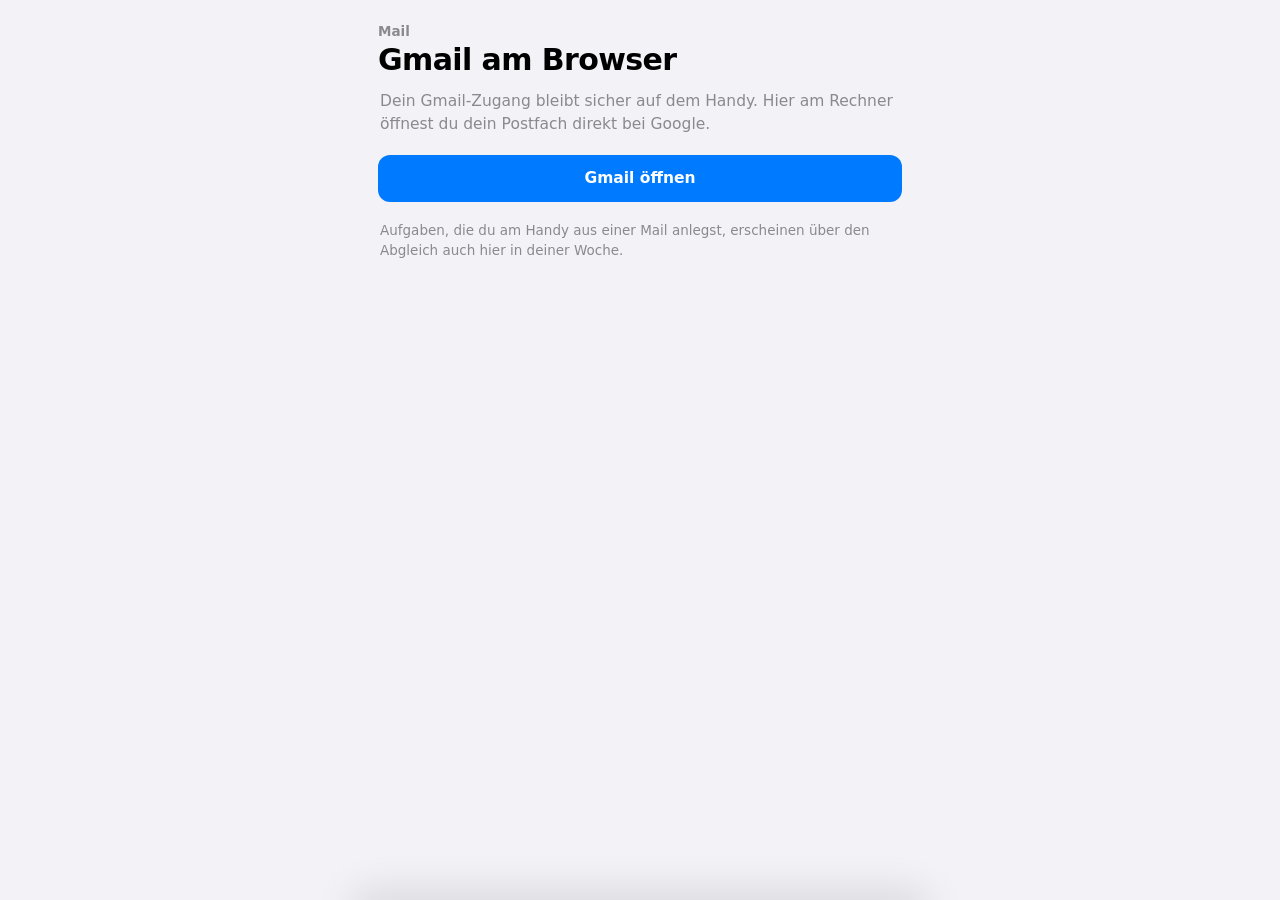
<file: mail.html>
<!doctype html>
<html lang="de">
<head>
<script src="platform.js"></script>
<meta charset="utf-8">
<meta name="viewport" content="width=device-width,initial-scale=1,maximum-scale=1,user-scalable=no,viewport-fit=cover">
<meta name="color-scheme" content="light">
<title>Mail</title>
<link rel="stylesheet" href="design.css">
<style>
*{box-sizing:border-box;-webkit-tap-highlight-color:transparent}
html,body{margin:0}
body{font-size:16px;line-height:1.38;padding-bottom:110px;overscroll-behavior-y:contain}
button{font:inherit;color:inherit;background:none;border:0;padding:0;cursor:pointer}
input,textarea,select{font:inherit;color:inherit}
.hidden{display:none!important}
svg{display:block}

/* Kopf */
.top{position:sticky;top:0;z-index:20;padding:16px 14px 8px;background:linear-gradient(var(--bg) 78%,rgba(236,236,239,0))}
.row1{display:flex;align-items:flex-end;gap:2px}
.ttl{flex:1;min-width:0;text-align:left;padding:2px 2px}
.ttl .h-big{display:flex;align-items:center;gap:6px;white-space:nowrap;overflow:hidden;text-overflow:ellipsis}
.ttl .h-big svg{flex:none;color:var(--mute)}
.chips{display:flex;gap:8px;overflow-x:auto;padding:10px 2px 6px;scrollbar-width:none}
.chips::-webkit-scrollbar{display:none}
.chips .n{opacity:.7;font-weight:700}

/* Auswahlleiste */
.selbar{position:sticky;top:0;z-index:25;display:flex;align-items:center;gap:4px;padding:16px 10px 10px;background:var(--bg)}
.selbar b{flex:1;font-size:18px;font-weight:800;margin-left:6px}

/* Triage-Banner */
.banner{margin:6px 14px 12px;padding:16px;border-radius:22px;background:var(--grad);color:#fff;display:flex;align-items:center;gap:14px;box-shadow:var(--shadow-btn);width:calc(100% - 28px);text-align:left;position:relative;overflow:hidden}
.banner::after{content:"";position:absolute;right:-40px;top:-60px;width:180px;height:180px;border-radius:50%;background:rgba(255,255,255,.12)}
.banner .bi{width:44px;height:44px;border-radius:14px;background:rgba(255,255,255,.18);display:grid;place-items:center;flex:none;font-weight:800;font-size:15px}
.banner b{display:block;font-size:16.5px;font-weight:800;letter-spacing:-.01em}
.banner small{display:block;opacity:.85;font-size:13.5px;margin-top:1px}
.banner .go{margin-left:auto;background:#fff;color:var(--accent);font-weight:800;font-size:14px;padding:9px 14px;border-radius:12px;flex:none;position:relative;z-index:1}

/* Liste */
.list{margin:0 12px;background:var(--card);border-radius:20px;box-shadow:var(--shadow);overflow:hidden}
.sec{font-size:12px;font-weight:800;letter-spacing:.08em;text-transform:uppercase;color:var(--mute);margin:16px 18px 8px}
.mrow{position:relative;overflow:hidden;border-bottom:1px solid var(--line)}
.mrow:last-child{border-bottom:0}
.mrow .bgL,.mrow .bgR{position:absolute;inset:0;display:flex;align-items:center;padding:0 22px;color:#fff;font-weight:800;font-size:14px;gap:8px}
.mrow .bgL{background:var(--accent);justify-content:flex-start}
.mrow .bgR{background:var(--danger);justify-content:flex-end}
.mi{position:relative;display:flex;gap:12px;padding:13px 14px;background:var(--card);width:100%;text-align:left;transition:transform .2s}
.mi.dragging{transition:none}
.mi.sel{background:var(--accent-soft)}
.av{width:42px;height:42px;border-radius:21px;display:grid;place-items:center;font-weight:800;color:#fff;flex:none;font-size:16px;position:relative}
.av .ck{position:absolute;inset:0;border-radius:21px;background:var(--grad);display:none;place-items:center}
.mi.sel .av .ck{display:grid}
.mb{flex:1;min-width:0}
.l1{display:flex;align-items:baseline;gap:8px}
.who{flex:1;min-width:0;font-size:15.5px;white-space:nowrap;overflow:hidden;text-overflow:ellipsis;color:var(--ink);font-weight:500}
.when{font-size:12.5px;color:var(--mute);flex:none;font-weight:600}
.subj{font-size:14.5px;white-space:nowrap;overflow:hidden;text-overflow:ellipsis;color:var(--mute);margin-top:1px}
.mi.unread .who{font-weight:800}
.mi.unread .subj{color:var(--ink);font-weight:700}
.mi.unread .when{color:var(--accent)}
.dot{width:9px;height:9px;border-radius:5px;background:var(--accent);flex:none;align-self:center}
.icons{display:flex;gap:6px;align-items:center;color:var(--mute);flex:none}
.star{color:#F2A60C}
.loadmore{display:block;margin:14px auto 0;color:var(--accent);font-weight:800;padding:10px 16px}
.empty{padding:48px 26px;text-align:center;color:var(--mute)}
.empty b{display:block;color:var(--ink);font-size:18px;margin-bottom:4px;font-weight:800}
.ptr{height:0;overflow:hidden;display:flex;align-items:center;justify-content:center;color:var(--accent);font-weight:700;font-size:13.5px;transition:height .2s}
.spin{width:22px;height:22px;border:3px solid var(--soft2);border-top-color:var(--accent);border-radius:50%;animation:sp 0.8s linear infinite;margin:30px auto}
@keyframes sp{to{transform:rotate(360deg)}}
.err{margin:12px;padding:14px;border-radius:16px;background:#FDECEC;color:#B4232A;font-size:14px;font-weight:600}
.err button{color:#B4232A;text-decoration:underline;font-weight:800;margin-left:6px}

/* Vollbild-Ebenen */
.layer{position:fixed;inset:0;z-index:60;background:var(--bg);display:flex;flex-direction:column;transform:translateX(100%);transition:transform .26s cubic-bezier(.2,.8,.2,1)}
.layer.up{transform:translateY(100%)}
.layer.on{transform:none}
.lt{display:flex;align-items:center;gap:2px;padding:12px 8px 8px;background:var(--bg)}
.lt .sp{flex:1}
.lb{flex:1;overflow-y:auto;padding:4px 14px 120px}
.rsubj{font-size:23px;line-height:1.2;font-weight:800;letter-spacing:-.025em;margin:6px 4px 12px;word-wrap:break-word}
.rfrom{display:flex;gap:12px;align-items:center;padding:12px;margin-bottom:12px}
.rfrom .mb b{font-weight:800;font-size:15.5px;display:block;white-space:nowrap;overflow:hidden;text-overflow:ellipsis}
.rfrom .mb small{color:var(--mute);font-size:13px;display:block;white-space:nowrap;overflow:hidden;text-overflow:ellipsis}
.rdet{font-size:13px;color:var(--mute);padding:0 12px 12px;word-wrap:break-word;line-height:1.5}
.rbody{padding:14px;overflow:hidden}
.rbody iframe{width:100%;border:0;display:block;min-height:120px;background:#fff}
.rtext{white-space:pre-wrap;word-wrap:break-word;font-size:15.5px;line-height:1.5}
.rtext a{color:var(--accent)}
.imgbar{display:flex;align-items:center;gap:10px;margin:0 0 12px;padding:10px 12px;border-radius:14px;background:var(--accent-soft);font-size:13.5px;color:var(--ink)}
.imgbar button{margin-left:auto;color:var(--accent);font-weight:800}
.atts{display:flex;flex-wrap:wrap;gap:8px;margin:12px 0}
.att{display:flex;align-items:center;gap:8px;padding:10px 12px;border-radius:14px;background:var(--card);box-shadow:var(--shadow);font-size:13.5px;font-weight:700;max-width:100%}
.att span{white-space:nowrap;overflow:hidden;text-overflow:ellipsis;max-width:200px}
.att small{color:var(--mute);font-weight:600}
.rbar{position:fixed;left:0;right:0;bottom:0;padding:10px 12px 16px;display:flex;gap:8px;background:linear-gradient(rgba(236,236,239,0),var(--bg) 30%);z-index:2}
.rbar .d-btn{flex:1;padding:13px 8px;font-size:14.5px}

/* Schreiben */
.cf{background:var(--card);border-radius:20px;box-shadow:var(--shadow);overflow:hidden;margin-top:6px}
.cfr{display:flex;align-items:center;gap:10px;padding:4px 14px;border-bottom:1px solid var(--line);min-height:52px;position:relative}
.cfr:last-child{border-bottom:0}
.cfr label{color:var(--mute);width:58px;flex:none;font-size:14.5px;font-weight:600}
.cfr input{flex:1;min-width:0;border:0;background:transparent;outline:none;font-size:16px;padding:12px 0}
.cfr .tog{color:var(--accent);font-weight:800;font-size:13.5px}
.ctext{width:100%;border:0;outline:none;background:transparent;resize:none;font-size:16px;line-height:1.5;padding:14px;min-height:260px;display:block}
.quote{margin:0 14px 14px;padding:10px 12px;border-left:3px solid var(--soft2);color:var(--mute);font-size:14px;white-space:pre-wrap;word-wrap:break-word;max-height:260px;overflow:auto}
.sugg{position:absolute;left:60px;right:10px;top:100%;z-index:5;background:#fff;border-radius:14px;box-shadow:var(--shadow-lift);overflow:hidden}
.sugg button{display:block;width:100%;text-align:left;padding:10px 14px;border-bottom:1px solid var(--line);font-size:14.5px}
.sugg button small{display:block;color:var(--mute);font-size:12.5px}
.catt{display:flex;flex-wrap:wrap;gap:8px;padding:0 14px 14px}
.catt .att button{color:var(--mute);margin-left:4px}

/* Sheets */
.scrim{position:fixed;inset:0;background:var(--scrim);z-index:70;opacity:0;pointer-events:none;transition:opacity .2s}
.scrim.on{opacity:1;pointer-events:auto}
.sheet{position:fixed;left:0;right:0;bottom:0;z-index:80;background:var(--bg);border-radius:26px 26px 0 0;padding:8px 14px 26px;max-height:88vh;overflow-y:auto;transform:translateY(105%);transition:transform .25s cubic-bezier(.2,.8,.2,1)}
.sheet.on{transform:none}
.grab{width:40px;height:5px;border-radius:3px;background:var(--soft2);margin:0 auto 14px}
.opt{display:flex;align-items:center;gap:12px;padding:14px;background:var(--card);border-radius:16px;box-shadow:var(--shadow);margin-bottom:8px;width:100%;text-align:left}
.opt .oi{width:36px;height:36px;border-radius:11px;background:var(--accent-soft);color:var(--accent);display:grid;place-items:center;flex:none}
.opt b{font-weight:700;display:block}
.opt small{color:var(--mute);font-size:13px;display:block}
.opt .cnt{margin-left:auto;color:var(--accent);font-weight:800;font-size:14px}
.opt.cur{box-shadow:0 0 0 2px var(--accent),var(--shadow)}
.sw{width:46px;height:28px;border-radius:14px;background:var(--soft2);position:relative;flex:none;margin-left:auto;transition:background .2s}
.sw::after{content:"";position:absolute;left:3px;top:3px;width:22px;height:22px;border-radius:11px;background:#fff;box-shadow:0 1px 3px rgba(0,0,0,.2);transition:transform .2s}
.sw.on{background:var(--accent)} .sw.on::after{transform:translateX(18px)}
.lbl{font-size:12px;font-weight:800;letter-spacing:.08em;text-transform:uppercase;color:var(--mute);margin:18px 4px 8px}
.field{width:100%;padding:13px 14px;border-radius:14px;border:1.5px solid var(--line);background:#fff;font-size:16px;outline:none;margin-bottom:10px}
.field:focus{border-color:var(--accent)}
textarea.field{resize:vertical;min-height:80px;line-height:1.45}
.note{font-size:13px;color:var(--mute);margin:0 4px 10px;line-height:1.45}
.foot{text-align:center;color:var(--mute);font-size:13px;margin-top:20px;line-height:1.5}

/* Einrichtung */
.setup{padding:6px 14px 40px}
.hero{padding:22px 18px;border-radius:26px;background:var(--grad);color:#fff;position:relative;overflow:hidden;box-shadow:var(--shadow-btn);margin-bottom:16px}
.hero::after{content:"";position:absolute;right:-50px;top:-50px;width:200px;height:200px;border-radius:50%;background:rgba(255,255,255,.13)}
.hero .tile{width:64px;height:64px;border-radius:20px;background:#fff;display:grid;place-items:center;box-shadow:0 10px 24px rgba(0,0,0,.15);margin-bottom:14px;position:relative;z-index:1}
.hero h2{margin:0;font-size:26px;font-weight:800;letter-spacing:-.03em;position:relative;z-index:1}
.hero p{margin:6px 0 0;opacity:.9;font-size:14.5px;position:relative;z-index:1}
.steps{padding:6px 14px}
.st{display:flex;gap:12px;padding:12px 0;border-bottom:1px solid var(--line)}
.st:last-child{border-bottom:0}
.st .num{width:28px;height:28px;border-radius:14px;background:var(--grad);color:#fff;font-weight:800;display:grid;place-items:center;flex:none;font-size:14px}
.st b{display:block;font-weight:800;font-size:15px}
.st small{display:block;color:var(--mute);font-size:13.5px;margin-top:2px;line-height:1.4}
.st .d-btn{margin-top:8px;padding:9px 14px;font-size:14px}

/* Triage */
.tr-top{display:flex;align-items:center;gap:8px;padding:14px 12px 4px}
.tr-top .h-mid{flex:1}
.prog{height:6px;border-radius:3px;background:var(--soft2);margin:6px 16px 14px;overflow:hidden}
.prog i{display:block;height:100%;background:var(--grad);border-radius:3px;transition:width .3s}
.tcard{margin:0 14px;padding:18px;min-height:210px}
.tcard .rfrom{padding:0;margin-bottom:12px}
.tcard h3{margin:0 0 8px;font-size:19px;font-weight:800;letter-spacing:-.02em;line-height:1.25;word-wrap:break-word}
.tcard p{margin:0;color:var(--mute);font-size:14.5px;line-height:1.5;word-wrap:break-word}
.vip{display:inline-block;background:#FFF4D6;color:#9A6A00;font-weight:800;font-size:11.5px;padding:3px 8px;border-radius:8px;margin-left:6px;vertical-align:2px}
.tgrid{display:grid;grid-template-columns:1fr 1fr;gap:10px;padding:16px 14px 8px}
.tb{padding:14px;border-radius:18px;background:var(--card);box-shadow:var(--shadow);text-align:left;display:flex;flex-direction:column;gap:3px}
.tb .k{font-weight:800;font-size:13px;font-family:ui-monospace,monospace}
.tb b{font-size:16px;font-weight:800}
.tb small{color:var(--mute);font-size:12.5px;line-height:1.3}
.tb.do .k{color:var(--danger)} .tb.de .k{color:var(--accent)} .tb.in .k{color:var(--ok)} .tb.ar .k{color:var(--mute)}
.tb.dis{opacity:.4}
.dates{display:flex;flex-wrap:wrap;gap:8px;padding:4px 14px 10px}
.tskip{display:flex;justify-content:space-between;padding:6px 18px}
.tskip button{color:var(--mute);font-weight:700;font-size:14px;padding:8px 0}
.sum h4{margin:18px 4px 8px;font-size:15px;font-weight:800;display:flex;gap:8px;align-items:center}
.sum h4 .k{font-family:ui-monospace,monospace}
.sum .it{padding:12px 14px;margin-bottom:8px}
.sum .it b{display:block;font-size:15px}
.sum .it small{display:block;color:var(--mute);font-size:13.5px;margin-top:2px}
.good{padding:16px;border-radius:18px;background:#E5F7EC;color:#0B7A3B;font-weight:800;margin:12px 0}

/* ---- Assistent: Notizen ---- */
body{background:#FFFFFF}
.top{background:#FFFFFF}
.h-big em,.h-mid em{background:none;color:#FF3B30}
.banner{background:#F2F2F7;color:#1C1C1E;border:0;border-radius:22px;box-shadow:none}
.banner::after{display:none}
.banner .bi{background:#fff;color:#FF3B30;border:0;border-radius:50%}
.banner small{color:#636366;opacity:1}
.banner .go{background:#fff;color:#FF3B30;border:0;border-radius:999px;box-shadow:0 4px 12px rgba(255,59,48,.18)}
.list{border:0;border-radius:20px;box-shadow:none;background:#fff}
.mrow{border-bottom:1px solid #EFEFF4}
.mi.sel{background:#FFF0EF}
.av{border:0;border-radius:50%}
.av .ck{border-radius:50%;background:#FF3B30}
.mi.unread .when{color:#FF3B30}
.dot{background:#FF3B30;border:0;width:9px;height:9px}
.sec{color:#8E8E93}
.loadmore{color:#FF3B30;text-decoration:none}
.err{border:0;border-radius:16px;background:#FDECEC;color:#B4262B}
.layer,.selbar,.lt{background:#FFFFFF}
.imgbar{background:#FFF0EF;border:0;border-radius:14px}
.imgbar button{color:#FF3B30;text-decoration:none}
.att{border:1px solid #EFEFF4;border-radius:14px;box-shadow:none}
.rbar{background:linear-gradient(rgba(255,255,255,0),#FFFFFF 30%)}
.cf{border:0;border-radius:20px;box-shadow:none;background:#F2F2F7}
.cfr{border-bottom:1px solid #E5E5EA}
.cfr .tog{color:#FF3B30;text-decoration:none}
.quote{border-left:3px solid #FFD9D6}
.sugg{border:0;border-radius:16px;box-shadow:none;background:#FFF0EF}
.sheet{background:#fff;border-top:0;border-radius:26px 26px 0 0}
.opt{border:0;border-radius:18px;box-shadow:none;background:#F2F2F7}
.opt .oi{background:#fff;color:#FF3B30;border:0;border-radius:50%}
.opt .cnt{background:#FF3B30;color:#fff;border-radius:999px;padding:1px 8px;font-size:12px}
.opt.cur{box-shadow:inset 0 0 0 1.5px #FF3B30;background:#FFF0EF}
.sw{background:#E5E5EA;border:0}
.sw.on{background:#FF3B30}
.sw::after{top:3px;left:3px;border:0;width:22px;height:22px;box-shadow:0 1px 3px rgba(0,0,0,.2)}
.field{border:0;border-radius:16px;box-shadow:none;background:#F2F2F7}
.hero{background:#F2F2F7;color:#1C1C1E;border:0;border-radius:24px;box-shadow:none}
.hero::after{display:none}
.hero .tile{border:0;border-radius:18px;box-shadow:0 4px 14px rgba(0,0,0,.08)}
.hero p{opacity:1;color:#636366}
.st .num{background:#FF3B30;color:#fff;border:0;border-radius:50%}
.st{border-bottom:1px solid #EFEFF4}
.prog{height:10px;border:0;background:#FFF0EF;border-radius:5px}
.prog i{background:linear-gradient(90deg,#FF6961,#FF3B30);border-radius:5px}
.tb{border:0;border-radius:20px;box-shadow:none;background:#F2F2F7}
.tb:active{transform:scale(.98)}
.tb.do{background:#FF3B30;color:#fff}.tb.de{background:#F2F2F7}.tb.in{background:#F2F2F7}
.tb .k{color:inherit!important}
.vip{background:#FFF0EF;color:#FF3B30;border:0}
.good{background:#FFF0EF;color:#D70015;border:0;border-radius:18px}
.ptr{color:#FF3B30}
.spin{border-color:#FFF0EF;border-top-color:#FF3B30}
body{background:#fff}
.top{background:#fff}
.h-big{text-transform:uppercase;color:#FF3B30;font-weight:800;letter-spacing:-.005em}
.h-big em{color:inherit;background:none}
.list{background:#fff;border:0;box-shadow:none;border-radius:0}
.mrow{border-bottom:.5px solid #DCDCE0}
.banner,.hero{background:#FFF8D6;color:#1C1C1E}
.banner .bi{background:#FFCC00;color:#1C1C1E}
.banner .go{background:#fff;color:#1C1C1E}
.opt,.cf,.field{background:#F2F2F7;border:0;box-shadow:none}
.tb{background:#F2F2F7;border:0;box-shadow:none}
.tb.do{background:#FF3B30;color:#fff}
.tb.de{background:#FFF3C4}
.dot{background:#007AFF}
@media (min-width:900px){
  html{background:#fff}
  body{max-width:920px;margin:0 auto}
  .sheet{left:calc(50% - 290px);right:calc(50% - 290px)}
}
/* ---- Things 3 ---- */
.h-big{text-transform:none;color:#1C1C1E;font-weight:800;letter-spacing:-.02em}
.h-big::before{display:inline-block;content:"";width:.95em;height:.95em;margin-right:.32em;vertical-align:-.1em;background:url("data:image/svg+xml,%3Csvg xmlns='http://www.w3.org/2000/svg' viewBox='0 0 24 24'%3E%3Crect x='3' y='4' width='18' height='16' rx='4' fill='%232A82F6'/%3E%3Cpath fill='%23fff' d='M5.5 13h3.6l1.5 2.4h2.8l1.5-2.4h3.6V16.5a1.5 1.5 0 0 1-1.5 1.5H7a1.5 1.5 0 0 1-1.5-1.5z'/%3E%3C/svg%3E") no-repeat center/contain}
.h-eyebrow{color:#8A8F98;font-weight:500}
.d-chip.on,.chip.on{background:#2A82F6;color:#fff}
.banner,.hero{background:#F4F7FD}
.banner .bi{background:#2A82F6;color:#fff}
.banner .go{color:#2A82F6}
.d-fab{background:#2A82F6;box-shadow:0 8px 20px rgba(42,130,246,.38)}
.dot{background:#2A82F6}
</style>
</head>
<body>

<!-- Einrichtung -->
<section id="setup" class="hidden">
  <header class="top"><div class="h-eyebrow">Assistent</div><h1 class="h-big">Gmail <em>verbinden</em></h1></header>
  <div class="setup">
    <div class="hero">
      <div class="tile"><svg width="34" height="34" viewBox="0 0 24 24" fill="none" stroke="#151518" stroke-width="2.2" stroke-linejoin="round"><rect x="2.5" y="5" width="19" height="14" rx="3"/><path d="m3.5 7 8.5 6 8.5-6"/></svg></div>
      <h2>Deine E-Mails im Assistenten</h2>
      <p>Lesen, beantworten, sortieren – und Wichtiges direkt als Aufgabe in deine Woche legen.</p>
    </div>
    <div class="d-card steps">
      <div class="st"><span class="num">1</span><div><b>Bestätigung in zwei Schritten</b><small>Muss in deinem Google-Konto eingeschaltet sein.</small><button class="d-btn" data-url="https://myaccount.google.com/signinoptions/twosv">Prüfen</button></div></div>
      <div class="st"><span class="num">2</span><div><b>App-Passwort erstellen</b><small>Name z. B. „Assistent“. Google zeigt dir 16 Buchstaben – die kopierst du.</small><button class="d-btn primary" data-url="https://myaccount.google.com/apppasswords">App-Passwort erstellen</button></div></div>
      <div class="st"><span class="num">3</span><div style="flex:1"><b>Hier eintragen</b>
        <input class="field" id="sUser" type="email" placeholder="deine.adresse@gmail.com" autocomplete="email" style="margin-top:10px">
        <input class="field" id="sPass" type="password" placeholder="App-Passwort (16 Buchstaben)" autocomplete="off">
        <input class="field" id="sName" placeholder="Dein Name als Absender" value="Thorsten von Plotho-Kettner">
        <button class="d-btn primary" id="sGo" style="width:100%;margin-top:0">Verbinden</button>
        <div class="note" id="sMsg" style="margin-top:10px"></div></div></div>
    </div>
    <p class="note" style="margin-top:14px">Das App-Passwort wird verschlüsselt nur auf diesem Handy gespeichert. Du kannst es jederzeit in deinem Google-Konto widerrufen.</p>
  </div>
</section>

<!-- Posteingang -->
<section id="main" class="hidden">
  <header class="top" id="topbar">
    <div class="row1">
      <button class="ttl" id="fBtn"><div class="h-eyebrow" id="eyebrow">Gmail</div><div class="h-big" id="hTitle"><span>Post<em>eingang</em></span><svg width="18" height="18" viewBox="0 0 24 24" fill="none" stroke="currentColor" stroke-width="2.6" stroke-linecap="round" stroke-linejoin="round"><path d="m6 9 6 6 6-6"/></svg></div></button>
      <button class="d-ib" id="bSearch" aria-label="Suchen"><svg width="22" height="22" viewBox="0 0 24 24" fill="none" stroke="currentColor" stroke-width="2.2" stroke-linecap="round"><circle cx="11" cy="11" r="7"/><path d="m20 20-3.5-3.5"/></svg></button>
      <button class="d-ib" id="bMenu" aria-label="Menü"><svg width="22" height="22" viewBox="0 0 24 24" fill="currentColor"><circle cx="5" cy="12" r="2"/><circle cx="12" cy="12" r="2"/><circle cx="19" cy="12" r="2"/></svg></button>
    </div>
    <div class="chips" id="chips"></div>
  </header>
  <div class="selbar hidden" id="selbar">
    <button class="d-ib" id="selX"><svg width="22" height="22" viewBox="0 0 24 24" fill="none" stroke="currentColor" stroke-width="2.4" stroke-linecap="round"><path d="M6 6l12 12M18 6 6 18"/></svg></button>
    <b id="selN">1</b>
    <button class="d-ib" data-bulk="read" aria-label="Gelesen"><svg width="22" height="22" viewBox="0 0 24 24" fill="none" stroke="currentColor" stroke-width="2.2" stroke-linejoin="round"><path d="M3 9l9 6 9-6"/><path d="M3 9v10h18V9l-9-6z"/></svg></button>
    <button class="d-ib" data-bulk="star" aria-label="Markieren"><svg width="22" height="22" viewBox="0 0 24 24" fill="none" stroke="currentColor" stroke-width="2.2" stroke-linejoin="round"><path d="m12 3 2.7 5.6 6.1.9-4.4 4.3 1 6.1L12 17l-5.4 2.9 1-6.1L3.2 9.5l6.1-.9z"/></svg></button>
    <button class="d-ib" data-bulk="archive" aria-label="Archivieren"><svg width="22" height="22" viewBox="0 0 24 24" fill="none" stroke="currentColor" stroke-width="2.2" stroke-linejoin="round"><rect x="3" y="4" width="18" height="5" rx="1.5"/><path d="M5 9v10h14V9M10 13h4"/></svg></button>
    <button class="d-ib" data-bulk="trash" aria-label="Löschen"><svg width="22" height="22" viewBox="0 0 24 24" fill="none" stroke="currentColor" stroke-width="2.2" stroke-linecap="round" stroke-linejoin="round"><path d="M4 7h16M10 11v6M14 11v6M6 7l1 12a2 2 0 0 0 2 2h6a2 2 0 0 0 2-2l1-12M9 7V4h6v3"/></svg></button>
  </div>
  <div class="ptr" id="ptr">Loslassen zum Aktualisieren</div>
  <div id="content"></div>
  <button class="d-fab" id="fab"><svg width="20" height="20" viewBox="0 0 24 24" fill="none" stroke="currentColor" stroke-width="2.4" stroke-linecap="round" stroke-linejoin="round"><path d="M4 20h4L19 9l-4-4L4 16z"/><path d="m13.5 6.5 4 4"/></svg>Schreiben</button>
</section>

<!-- Suche -->
<section class="layer up" id="searchL">
  <div class="lt"><div style="flex:1;display:flex;align-items:center;gap:8px;background:var(--card);box-shadow:var(--shadow);border-radius:14px;padding:10px 12px;margin-left:6px;color:var(--mute)"><svg width="18" height="18" viewBox="0 0 24 24" fill="none" stroke="currentColor" stroke-width="2.2" stroke-linecap="round"><circle cx="11" cy="11" r="7"/><path d="m20 20-3.5-3.5"/></svg><input id="q" placeholder="In allen E-Mails suchen" enterkeyhint="search" style="flex:1;border:0;outline:none;background:transparent;font-size:16px;color:var(--ink);min-width:0"></div><button class="d-btn" id="qX" style="background:none;color:var(--accent)">Fertig</button></div>
  <div class="lb" id="qRes" style="padding:4px 0 40px"><p class="note" style="margin:16px 18px">Wie in Gmail: z. B. <b>from:schule</b>, <b>has:attachment</b>, <b>is:unread</b>, <b>Wandertag</b></p></div>
</section>

<!-- Lesen -->
<section class="layer" id="reader">
  <div class="lt">
    <button class="d-ib" id="rBack" aria-label="Zurück"><svg width="24" height="24" viewBox="0 0 24 24" fill="none" stroke="currentColor" stroke-width="2.4" stroke-linecap="round" stroke-linejoin="round"><path d="m15 18-6-6 6-6"/></svg></button>
    <span class="sp"></span>
    <button class="d-ib" id="rArch" aria-label="Archivieren"><svg width="22" height="22" viewBox="0 0 24 24" fill="none" stroke="currentColor" stroke-width="2.2" stroke-linejoin="round"><rect x="3" y="4" width="18" height="5" rx="1.5"/><path d="M5 9v10h14V9M10 13h4"/></svg></button>
    <button class="d-ib" id="rDel" aria-label="Löschen"><svg width="22" height="22" viewBox="0 0 24 24" fill="none" stroke="currentColor" stroke-width="2.2" stroke-linecap="round" stroke-linejoin="round"><path d="M4 7h16M10 11v6M14 11v6M6 7l1 12a2 2 0 0 0 2 2h6a2 2 0 0 0 2-2l1-12M9 7V4h6v3"/></svg></button>
    <button class="d-ib" id="rUnread" aria-label="Ungelesen"><svg width="22" height="22" viewBox="0 0 24 24" fill="none" stroke="currentColor" stroke-width="2.2" stroke-linejoin="round"><rect x="2.5" y="5" width="19" height="14" rx="3"/><path d="m3.5 7 8.5 6 8.5-6"/></svg></button>
    <button class="d-ib" id="rStar" aria-label="Markieren"></button>
    <button class="d-ib" id="rMore" aria-label="Mehr"><svg width="22" height="22" viewBox="0 0 24 24" fill="currentColor"><circle cx="12" cy="5" r="2"/><circle cx="12" cy="12" r="2"/><circle cx="12" cy="19" r="2"/></svg></button>
  </div>
  <div class="lb" id="rBody"></div>
  <div class="rbar" id="rBar">
    <button class="d-btn ghost" data-rep="reply">Antworten</button>
    <button class="d-btn ghost" data-rep="all">Allen</button>
    <button class="d-btn ghost" data-rep="fwd">Weiterleiten</button>
  </div>
</section>

<!-- Schreiben -->
<section class="layer up" id="composer">
  <div class="lt">
    <button class="d-ib" id="cClose" aria-label="Schließen"><svg width="22" height="22" viewBox="0 0 24 24" fill="none" stroke="currentColor" stroke-width="2.4" stroke-linecap="round"><path d="M6 6l12 12M18 6 6 18"/></svg></button>
    <span class="sp"><span class="h-mid" id="cHead" style="margin-left:6px">Neue <em>E-Mail</em></span></span>
    <button class="d-ib" id="cAttach" aria-label="Anhang"><svg width="22" height="22" viewBox="0 0 24 24" fill="none" stroke="currentColor" stroke-width="2.2" stroke-linecap="round" stroke-linejoin="round"><path d="m21 11-8.5 8.5a5 5 0 0 1-7-7L14 4a3.5 3.5 0 0 1 5 5l-8.5 8.5a2 2 0 0 1-3-3L15 7"/></svg></button>
    <button class="d-btn primary" id="cSend" style="padding:10px 18px;margin-left:4px">Senden</button>
  </div>
  <div class="lb">
    <div class="cf">
      <div class="cfr"><label>An</label><input id="cTo" type="email" multiple autocomplete="off" inputmode="email"><button class="tog" id="cCcT">Cc/Bcc</button><div class="sugg hidden" id="cSugg"></div></div>
      <div class="cfr hidden" id="cCcR"><label>Cc</label><input id="cCc" type="email" multiple autocomplete="off" inputmode="email"></div>
      <div class="cfr hidden" id="cBccR"><label>Bcc</label><input id="cBcc" type="email" multiple autocomplete="off" inputmode="email"></div>
      <div class="cfr"><label>Betreff</label><input id="cSubj" autocomplete="off"></div>
      <textarea class="ctext" id="cText" placeholder="Deine Nachricht …"></textarea>
      <div class="catt" id="cAtts"></div>
      <div class="quote hidden" id="cQuote"></div>
    </div>
  </div>
  <input type="file" id="cFile" multiple class="hidden">
</section>

<!-- Triage -->
<section class="layer up" id="triage">
  <div class="tr-top"><button class="d-ib" id="tClose"><svg width="22" height="22" viewBox="0 0 24 24" fill="none" stroke="currentColor" stroke-width="2.4" stroke-linecap="round"><path d="M6 6l12 12M18 6 6 18"/></svg></button><div class="h-mid">Posteingang <em>sortieren</em></div><span class="h-eyebrow" id="tCount" style="margin-right:8px"></span></div>
  <div class="prog"><i id="tProg"></i></div>
  <div class="lb" id="tBody" style="padding:0 0 40px"></div>
</section>

<div class="scrim" id="scrim"></div>
<div class="sheet" id="sheet"></div>
<div class="d-toast" id="toast"><span id="toastMsg"></span><button id="toastBtn" class="hidden"></button></div>

<script>
(function(){
"use strict";
const $=id=>document.getElementById(id);
const N=window.Native||(parent&&parent!==window&&parent.Native)||null;
const esc=s=>String(s??'').replace(/[&<>"']/g,c=>({'&':'&amp;','<':'&lt;','>':'&gt;','"':'&quot;',"'":'&#39;'}[c]));
const pad=n=>String(n).padStart(2,'0');
const ymd=d=>d.getFullYear()+'-'+pad(d.getMonth()+1)+'-'+pad(d.getDate());
const WD=['So','Mo','Di','Mi','Do','Fr','Sa'],MONS=['Jan.','Feb.','März','Apr.','Mai','Juni','Juli','Aug.','Sep.','Okt.','Nov.','Dez.'];
const IC={
  star:'<svg width="22" height="22" viewBox="0 0 24 24" fill="none" stroke="currentColor" stroke-width="2.2" stroke-linejoin="round"><path d="m12 3 2.7 5.6 6.1.9-4.4 4.3 1 6.1L12 17l-5.4 2.9 1-6.1L3.2 9.5l6.1-.9z"/></svg>',
  starF:'<svg width="22" height="22" viewBox="0 0 24 24" fill="#F2A60C" stroke="#F2A60C" stroke-width="2.2" stroke-linejoin="round"><path d="m12 3 2.7 5.6 6.1.9-4.4 4.3 1 6.1L12 17l-5.4 2.9 1-6.1L3.2 9.5l6.1-.9z"/></svg>',
  starS:'<svg width="15" height="15" viewBox="0 0 24 24" fill="#F2A60C"><path d="m12 3 2.7 5.6 6.1.9-4.4 4.3 1 6.1L12 17l-5.4 2.9 1-6.1L3.2 9.5l6.1-.9z"/></svg>',
  clip:'<svg width="15" height="15" viewBox="0 0 24 24" fill="none" stroke="currentColor" stroke-width="2.4" stroke-linecap="round" stroke-linejoin="round"><path d="m21 11-8.5 8.5a5 5 0 0 1-7-7L14 4a3.5 3.5 0 0 1 5 5l-8.5 8.5a2 2 0 0 1-3-3L15 7"/></svg>',
  check:'<svg width="20" height="20" viewBox="0 0 24 24" fill="none" stroke="#fff" stroke-width="3.2" stroke-linecap="round" stroke-linejoin="round"><path d="m5 12.5 4.5 4.5L19 7.5"/></svg>',
  file:'<svg width="18" height="18" viewBox="0 0 24 24" fill="none" stroke="currentColor" stroke-width="2.2" stroke-linejoin="round"><path d="M14 3H6a2 2 0 0 0-2 2v14a2 2 0 0 0 2 2h12a2 2 0 0 0 2-2V9z"/><path d="M14 3v6h6"/></svg>',
  arch:'<svg width="18" height="18" viewBox="0 0 24 24" fill="none" stroke="currentColor" stroke-width="2.4" stroke-linejoin="round"><rect x="3" y="4" width="18" height="5" rx="1.5"/><path d="M5 9v10h14V9M10 13h4"/></svg>',
  trash:'<svg width="18" height="18" viewBox="0 0 24 24" fill="none" stroke="currentColor" stroke-width="2.4" stroke-linecap="round" stroke-linejoin="round"><path d="M4 7h16M6 7l1 12a2 2 0 0 0 2 2h6a2 2 0 0 0 2-2l1-12M9 7V4h6v3"/></svg>'
};
function haptic(){try{N?N.haptic():navigator.vibrate&&navigator.vibrate(10)}catch(e){}}

/* ================= Brücke ================= */
const pend={};let seq=0;
function api(op,args){
  return new Promise((res,rej)=>{
    const id='m'+(++seq);pend[id]={res,rej};
    if(N&&N.mail){N.mail(id,op,JSON.stringify(args||{}));return}
    if(window.MOCKMAIL){Promise.resolve().then(()=>window.MOCKMAIL(op,args||{})).then(r=>window.mailCb(id,true,JSON.stringify(r)),e=>window.mailCb(id,false,JSON.stringify(e)));return}
    window.mailCb(id,false,JSON.stringify({code:'nonative',message:'Gmail funktioniert nur in der Android-App'}));
  });
}
window.mailCb=function(id,ok,payload){const p=pend[id];if(!p)return;delete pend[id];let d;try{d=JSON.parse(payload)}catch(e){d=payload}ok?p.res(d):p.rej(d||{code:'error'})};
const errText=e=>({auth:'Anmeldung abgelehnt. Prüfe Adresse und App-Passwort.',offline:'Keine Verbindung. Bist du online?',gone:'Diese E-Mail gibt es nicht mehr.',input:e&&e.message,nologin:'Nicht angemeldet.',nonative:'Gmail funktioniert nur in der Android-App.'}[e&&e.code])||(e&&e.message)||'Etwas ist schiefgelaufen';

/* ================= Einstellungen (lokal) ================= */
const SK='planer.mail';
let cfg={sig:'Viele Grüße\nThorsten',vip:[],images:false,user:'',name:'Thorsten von Plotho-Kettner',notify:true,contacts:{}};
try{Object.assign(cfg,JSON.parse(localStorage.getItem(SK)||'{}'))}catch(e){}
const saveCfg=()=>{try{localStorage.setItem(SK,JSON.stringify(cfg))}catch(e){}};
const isVip=a=>{a=(a||'').toLowerCase();return cfg.vip.some(v=>v&&(a===v.toLowerCase()||(v.startsWith('@')&&a.endsWith(v.toLowerCase()))))};
function learn(list){let ch=false;for(const m of list){const f=m.from;if(f&&f.addr&&f.addr.includes('@')&&!/no-?reply|mailer-daemon/i.test(f.addr)){const k=f.addr.toLowerCase();const c=cfg.contacts[k]||{n:f.name||'',c:0,t:0};c.c++;c.t=Math.max(c.t,m.date||0);if(f.name)c.n=f.name;cfg.contacts[k]=c;ch=true}}
  const keys=Object.keys(cfg.contacts);if(keys.length>400){keys.sort((a,b)=>cfg.contacts[a].t-cfg.contacts[b].t).slice(0,keys.length-400).forEach(k=>delete cfg.contacts[k])}
  if(ch)saveCfg()}

/* ================= Hilfen ================= */
const COLORS=['#FF3B30','#FF9500','#FFCC00','#34C759','#5AC8FA','#007AFF','#AF52DE','#8E8E93'];
function colorOf(s){let h=0;for(const c of String(s||''))h=(h*31+c.charCodeAt(0))>>>0;return COLORS[h%COLORS.length]}
const nameOf=a=>a?(a.name||a.addr||'Unbekannt'):'Unbekannt';
const initial=a=>(nameOf(a).replace(/^["'\s]+/,'').charAt(0)||'?').toUpperCase();
function avatar(a,size){const s=size||42;return '<span class="av" style="background:'+colorOf(a&&a.addr)+';width:'+s+'px;height:'+s+'px;border-radius:'+(s/2)+'px">'+esc(initial(a))+'<span class="ck">'+IC.check+'</span></span>'}
function when(ms){if(!ms)return'';const d=new Date(ms),n=new Date();const t=ymd(n),k=ymd(d);
  if(k===t)return pad(d.getHours())+':'+pad(d.getMinutes());
  const y=new Date(n);y.setDate(y.getDate()-1);if(k===ymd(y))return'Gestern';
  if(n-d<6*864e5)return WD[d.getDay()];
  return d.getDate()+'. '+MONS[d.getMonth()]+(d.getFullYear()!==n.getFullYear()?' '+d.getFullYear():'')}
function longDate(ms){const d=new Date(ms);return WD[d.getDay()]+', '+d.getDate()+'. '+MONS[d.getMonth()]+' '+d.getFullYear()+', '+pad(d.getHours())+':'+pad(d.getMinutes())+' Uhr'}
const size=b=>b>1048576?(b/1048576).toFixed(1).replace('.',',')+' MB':b>1024?Math.round(b/1024)+' KB':b+' B';
function addrList(arr){return(arr||[]).map(a=>a.name?a.name+' <'+a.addr+'>':a.addr).join(', ')}
let tt=0,toastUndo=null;
function toast(msg,label,fn){const t=$('toast');$('toastMsg').textContent=msg;const b=$('toastBtn');b.classList.toggle('hidden',!label);b.textContent=label||'';b.onclick=()=>{t.classList.remove('on');fn&&fn()};t.classList.add('on');clearTimeout(tt);tt=setTimeout(()=>t.classList.remove('on'),label?5000:2600)}
function badge(n){try{parent.setBadge&&parent.setBadge('mail',n)}catch(e){}}

/* ================= Zustand ================= */
let folders=[],cur={name:'INBOX',role:'inbox',label:'Posteingang'},filter='all',items=[],more=false,loading=false,loadErr=null,selected=new Set(),status=null;
const CACHE='planer.mail.cache';
function cacheSave(){try{if(cur.name==='INBOX'&&filter==='all')localStorage.setItem(CACHE,JSON.stringify({items:items.slice(0,60),t:Date.now()}))}catch(e){}}
function cacheLoad(){try{const c=JSON.parse(localStorage.getItem(CACHE)||'null');if(c&&c.items)return c.items}catch(e){}return null}

/* ================= Start ================= */
async function init(){
  if(window.ASSISTENT_PLATFORM!=='android'){deskInfo();return}
  try{status=await api('status')}catch(e){status={loggedIn:false}}
  if(status&&status.loggedIn){cfg.user=status.user;if(status.name)cfg.name=status.name;saveCfg();showMain()}else showSetup(status&&status.code);
}
function deskInfo(){
  $('setup').classList.add('hidden');$('main').classList.add('hidden');
  const d=document.createElement('div');d.className='desk';
  d.innerHTML='<div class="h-eyebrow">Mail</div><h1 class="h-big">Gmail am <em>'+(window.ASSISTENT_PLATFORM==='windows'?'PC':'Browser')+'</em></h1>'+
    '<p>Dein Gmail-Zugang bleibt sicher auf dem Handy. Hier am '+(window.ASSISTENT_PLATFORM==='windows'?'PC':'Rechner')+' öffnest du dein Postfach direkt bei Google.</p>'+
    '<button class="d-btn primary" id="deskGo">Gmail öffnen</button>'+
    '<p class="sm">Aufgaben, die du am Handy aus einer Mail anlegst, erscheinen über den Abgleich auch hier in deiner Woche.</p>';
  document.body.appendChild(d);
  $('deskGo').onclick=()=>openUrl('https://mail.google.com/');
  const st=document.createElement('style');st.textContent='.desk{padding:22px 18px;max-width:560px;margin:0 auto}.desk p{color:var(--mute);font-size:15.5px;line-height:1.5;margin:14px 2px 18px}.desk .d-btn{width:100%}.desk .sm{font-size:13.5px;margin-top:18px}';document.head.appendChild(st);
}
function showSetup(){$('setup').classList.remove('hidden');$('main').classList.add('hidden');if(cfg.user)$('sUser').value=cfg.user;$('sName').value=cfg.name||''}
document.querySelectorAll('[data-url]').forEach(b=>b.onclick=()=>openUrl(b.dataset.url));
function openUrl(u){try{N?N.openUrl(u):window.open(u,'_blank')}catch(e){}}
$('sGo').onclick=async()=>{
  const user=$('sUser').value.trim(),pass=$('sPass').value.replace(/\s/g,''),name=$('sName').value.trim();
  if(!/^[^@\s]+@[^@\s]+\.[a-z]{2,}$/i.test(user)){$('sMsg').textContent='Bitte deine Gmail-Adresse eintragen.';return}
  if(pass.length<8){$('sMsg').textContent='Bitte das App-Passwort einfügen (16 Buchstaben).';return}
  $('sGo').disabled=true;$('sGo').textContent='Verbinde …';$('sMsg').textContent='';
  try{await api('login',{user,pass,name});status={loggedIn:true,user,name};try{N&&N.askNotif&&N.askNotif()}catch(_){};cfg.user=user;cfg.name=name;saveCfg();$('sPass').value='';toast('Gmail verbunden');showMain()}
  catch(e){$('sMsg').textContent=errText(e)+(e&&e.code==='auth'?' Tipp: Leerzeichen im App-Passwort sind egal, ein normales Google-Passwort funktioniert nicht.':'')}
  finally{$('sGo').disabled=false;$('sGo').textContent='Verbinden'}
};
function showMain(){
  $('setup').classList.add('hidden');$('main').classList.remove('hidden');
  $('eyebrow').textContent=cfg.user||'Gmail';
  const c=cacheLoad();if(c&&!items.length){items=c;render()}
  refresh();loadFolders();
}
async function loadFolders(){try{folders=await api('folders');const inbox=folders.find(f=>f.role==='inbox');if(inbox)badge(inbox.unread||0);renderChips()}catch(e){}}

/* ================= Liste ================= */
async function refresh(keep){
  if(loading)return;loading=true;loadErr=null;if(!items.length)render();
  try{
    const r=await api('list',{folder:cur.name,offset:0,count:40,unread:filter==='unread'});
    items=r.items;more=r.more;learn(items);cacheSave();
    if(!keep)selected.clear();
    if(cur.role==='inbox'&&filter==='all'){const f=folders.find(x=>x.role==='inbox');const n=items.filter(i=>!i.seen).length;if(f)f.unread=Math.max(n,f.unread||0)}
  }catch(e){loadErr=e;if(e&&e.code==='nologin'){showSetup();loading=false;return}}
  loading=false;render();updateBadge();
}
async function loadMore(){
  if(loading||!more)return;loading=true;
  try{const r=await api('list',{folder:cur.name,offset:items.length,count:40,unread:filter==='unread'});const ids=new Set(items.map(i=>i.uid));items=items.concat(r.items.filter(i=>!ids.has(i.uid)));more=r.more;learn(r.items)}catch(e){toast(errText(e))}
  loading=false;render();
}
async function updateBadge(){try{const n=await api('unread');badge(n);const f=folders.find(x=>x.role==='inbox');if(f){f.unread=n;renderChips()}}catch(e){}}
function renderChips(){
  const f=folders.find(x=>x.name===cur.name)||cur;const u=f.unread||0;
  $('chips').innerHTML='<button class="d-chip'+(filter==='all'?' on':'')+'" data-f="all">Alle</button><button class="d-chip'+(filter==='unread'?' on':'')+'" data-f="unread">Ungelesen'+(u?' <span class="n">'+u+'</span>':'')+'</button>'+
    folders.filter(x=>['starred','sent','drafts'].includes(x.role)&&x.name!==cur.name).map(x=>'<button class="d-chip" data-go="'+esc(x.name)+'">'+esc(x.label)+'</button>').join('');
}
$('chips').onclick=e=>{const b=e.target.closest('button');if(!b)return;if(b.dataset.f){filter=b.dataset.f;items=[];renderChips();refresh();window.scrollTo(0,0)}else if(b.dataset.go){const f=folders.find(x=>x.name===b.dataset.go);if(f)switchFolder(f)}};
function titleHTML(label){const w=label.split(' ');let h;if(label==='Posteingang')h='Post<em>eingang</em>';else if(w.length>1)h=esc(w.slice(0,-1).join(' '))+' <em>'+esc(w[w.length-1])+'</em>';else h='<em>'+esc(label)+'</em>';
  return '<span>'+h+'</span><svg width="18" height="18" viewBox="0 0 24 24" fill="none" stroke="currentColor" stroke-width="2.6" stroke-linecap="round" stroke-linejoin="round"><path d="m6 9 6 6 6-6"/></svg>'}
function switchFolder(f){cur=f;filter='all';items=[];selected.clear();more=false;$('hTitle').innerHTML=titleHTML(f.label);renderChips();refresh();window.scrollTo(0,0)}
function rowHTML(m){
  const un=!m.seen,sel=selected.has(m.uid);
  const who=cur.role==='sent'||cur.role==='drafts'?('An: '+((m.to&&m.to[0])?nameOf(m.to[0]):'')):nameOf(m.from);
  return '<div class="mrow" data-uid="'+m.uid+'"><div class="bgL">'+IC.arch+'Archivieren</div><div class="bgR">Löschen'+IC.trash+'</div>'+
    '<button class="mi'+(un?' unread':'')+(sel?' sel':'')+'">'+avatar(cur.role==='sent'?(m.to&&m.to[0]):m.from)+
    '<span class="mb"><span class="l1"><span class="who">'+esc(who)+(isVip(m.from&&m.from.addr)?'<span class="vip">VIP</span>':'')+'</span><span class="when">'+when(m.date)+'</span></span>'+
    '<span class="l1"><span class="subj" style="flex:1">'+esc(m.subject||'(ohne Betreff)')+'</span><span class="icons">'+(m.attach?IC.clip:'')+(m.flagged?IC.starS:'')+(un?'<span class="dot"></span>':'')+'</span></span></span></button></div>';
}
function render(){
  const el=$('content');let h='';
  const inbox=cur.role==='inbox'&&filter==='all';
  const unread=items.filter(i=>!i.seen).length;
  if(inbox&&unread)h+='<button class="banner" id="trBtn"><span class="bi">4D</span><span><b>'+unread+' ungelesen'+(more?'+':'')+'</b><small>Dringend · Wichtig · Zur Info · Archiv</small></span><span class="go">Sortieren</span></button>';
  if(loadErr&&!items.length)h+='<div class="err">'+esc(errText(loadErr))+'<button id="retry">Nochmal</button></div>';
  else if(loadErr)h+='<div class="err">'+esc(errText(loadErr))+' – du siehst den letzten Stand.<button id="retry">Nochmal</button></div>';
  if(!items.length&&loading)h+='<div class="spin"></div>';
  else if(!items.length&&!loadErr)h+='<div class="empty"><b>'+(filter==='unread'?'Alles gelesen':'Hier ist es leer')+'</b>'+(cur.role==='inbox'?'Gut gemacht – dein Posteingang ist aufgeräumt.':'Keine Nachrichten in diesem Ordner.')+'</div>';
  else{
    let lastSec='';const t=ymd(new Date());const y=new Date();y.setDate(y.getDate()-1);const ys=ymd(y);
    let open=false;
    for(const m of items){const k=ymd(new Date(m.date||0));const sec=k===t?'Heute':k===ys?'Gestern':(Date.now()-(m.date||0)<7*864e5?'Diese Woche':'Älter');
      if(sec!==lastSec){if(open)h+='</div>';h+='<div class="sec">'+sec+'</div><div class="list">';open=true;lastSec=sec}
      h+=rowHTML(m)}
    if(open)h+='</div>';
    if(more)h+='<button class="loadmore" id="moreBtn">Weitere laden</button>';
  }
  el.innerHTML=h;
  const tb=$('trBtn');if(tb)tb.onclick=startTriage;
  const rb=$('retry');if(rb)rb.onclick=()=>refresh();
  const mb=$('moreBtn');if(mb)mb.onclick=loadMore;
  $('fab').style.display=selected.size?'none':'';
}
window.addEventListener('scroll',()=>{if(more&&!loading&&innerHeight+scrollY>document.body.scrollHeight-400)loadMore()},{passive:true});

/* Zeilen: Tippen, lange drücken (Auswahl), wischen */
const content=$('content');
let sw=null,suppress=false;
content.addEventListener('touchstart',e=>{const row=e.target.closest('.mrow');if(!row)return;const t=e.touches[0];
  sw={row,mi:row.querySelector('.mi'),x:t.clientX,y:t.clientY,dx:0,dir:null,lp:setTimeout(()=>{if(sw&&!sw.dir){toggleSel(+row.dataset.uid);haptic();suppress=true;sw=null}},450)}},{passive:true});
content.addEventListener('touchmove',e=>{if(!sw)return;const t=e.touches[0];const dx=t.clientX-sw.x,dy=t.clientY-sw.y;
  if(!sw.dir){if(Math.abs(dx)>10&&Math.abs(dx)>Math.abs(dy)*1.3&&!selected.size){sw.dir='h';clearTimeout(sw.lp);sw.mi.classList.add('dragging')}else if(Math.abs(dy)>10){clearTimeout(sw.lp);sw=null;return}}
  if(sw&&sw.dir==='h'){e.preventDefault();sw.dx=dx;sw.mi.style.transform='translateX('+dx+'px)';sw.row.querySelector('.bgL').style.opacity=dx>0?1:0;sw.row.querySelector('.bgR').style.opacity=dx<0?1:0}},{passive:false});
content.addEventListener('touchend',()=>{if(!sw)return;clearTimeout(sw.lp);const s=sw;sw=null;if(s.dir!=='h')return;suppress=true;setTimeout(()=>suppress=false,300);
  s.mi.classList.remove('dragging');const w=s.row.offsetWidth;
  if(Math.abs(s.dx)>w*0.32){s.mi.style.transform='translateX('+(s.dx>0?w:-w)+'px)';haptic();const uid=+s.row.dataset.uid;setTimeout(()=>act([uid],s.dx>0?'archive':'trash'),180)}
  else s.mi.style.transform=''});
content.addEventListener('contextmenu',e=>e.preventDefault());
content.addEventListener('click',e=>{if(suppress){suppress=false;return}const row=e.target.closest('.mrow');if(!row)return;const uid=+row.dataset.uid;
  if(selected.size){toggleSel(uid);return}
  if(e.target.closest('.av')){toggleSel(uid);return}
  openMsg(cur.name,uid)});
function toggleSel(uid){selected.has(uid)?selected.delete(uid):selected.add(uid);$('selbar').classList.toggle('hidden',!selected.size);$('topbar').classList.toggle('hidden',!!selected.size);$('selN').textContent=selected.size+' ausgewählt';render()}
$('selX').onclick=()=>{selected.clear();toggleSel(-1);selected.clear();$('selbar').classList.add('hidden');$('topbar').classList.remove('hidden');render()};
document.querySelectorAll('[data-bulk]').forEach(b=>b.onclick=()=>{const ids=[...selected];let a=b.dataset.bulk;
  if(a==='read'&&ids.every(u=>(items.find(i=>i.uid===u)||{}).seen))a='unread';
  if(a==='star'&&ids.every(u=>(items.find(i=>i.uid===u)||{}).flagged))a='unstar';
  selected.clear();$('selbar').classList.add('hidden');$('topbar').classList.remove('hidden');act(ids,a)});

/* Aktionen mit Rückgängig */
const ACTLBL={archive:'Archiviert',trash:'In den Papierkorb',spam:'Als Spam markiert',move:'Verschoben',inbox:'In den Posteingang',delete:'Endgültig gelöscht',read:'Als gelesen markiert',unread:'Als ungelesen markiert',star:'Markiert',unstar:'Markierung entfernt'};
async function act(uids,a,target,quiet){
  if(!uids.length)return;
  if(a==='archive'&&cur.role==='all'){toast('Ist schon im Archiv');render();return}
  if(a==='trash'&&(cur.role==='trash'||cur.role==='spam'))a='delete';
  if(a==='delete'){const ok=await confirmBox('Endgültig löschen?','Das lässt sich nicht rückgängig machen.','Löschen');if(!ok){render();return}}
  const before=items.slice();
  const moving=['archive','trash','spam','move','inbox','delete'].includes(a);
  if(moving)items=items.filter(i=>!uids.includes(i.uid));
  else for(const i of items)if(uids.includes(i.uid)){if(a==='read')i.seen=true;if(a==='unread')i.seen=false;if(a==='star')i.flagged=true;if(a==='unstar')i.flagged=false}
  render();
  try{
    const r=await api('action',{folder:cur.name,uids,act:a,target});
    const n=uids.length;const msg=(n>1?n+' E-Mails: ':'')+ACTLBL[a];
    if(!quiet){if(r&&r.undo&&r.undo.length)toast(msg,'Rückgängig',async()=>{try{await api('restore',{items:r.undo});toast('Zurückgeholt');refresh(true)}catch(e){toast(errText(e))}});else toast(msg)}
    if(moving||a==='read'||a==='unread')updateBadge();
    cacheSave();return r;
  }catch(e){items=before;render();toast(errText(e));throw e}
}

/* Ordner-Sheet */
const sheet=$('sheet'),scrim=$('scrim');
function openSheet(h){sheet.innerHTML='<div class="grab"></div>'+h;scrim.classList.add('on');requestAnimationFrame(()=>sheet.classList.add('on'))}
function closeSheet(){sheet.classList.remove('on');scrim.classList.remove('on')}
scrim.onclick=closeSheet;
const FICON={inbox:'<path d="M3 13h5l1.5 3h5L16 13h5"/><path d="M5 5h14l2 8v6H3v-6z"/>',starred:'<path d="m12 3 2.7 5.6 6.1.9-4.4 4.3 1 6.1L12 17l-5.4 2.9 1-6.1L3.2 9.5l6.1-.9z"/>',important:'<path d="M4 6h11l5 6-5 6H4l4-6z"/>',sent:'<path d="M21 3 3 10.5l7 2.5 2.5 7z"/><path d="m21 3-11 10"/>',drafts:'<path d="M4 20h4L19 9l-4-4L4 16z"/>',all:'<rect x="3" y="4" width="18" height="5" rx="1.5"/><path d="M5 9v10h14V9M10 13h4"/>',spam:'<circle cx="12" cy="12" r="9"/><path d="M12 7v6M12 16.5v.5"/>',trash:'<path d="M4 7h16M6 7l1 12a2 2 0 0 0 2 2h6a2 2 0 0 0 2-2l1-12M9 7V4h6v3"/>',label:'<path d="M3 12V4h8l10 10-8 8z"/><circle cx="7.5" cy="8" r="1.5"/>'};
const fIcon=r=>'<span class="oi"><svg width="20" height="20" viewBox="0 0 24 24" fill="none" stroke="currentColor" stroke-width="2.2" stroke-linecap="round" stroke-linejoin="round">'+(FICON[r]||FICON.label)+'</svg></span>';
$('fBtn').onclick=()=>{
  if(!folders.length){loadFolders();toast('Ordner werden geladen …');return}
  const sys=folders.filter(f=>f.role!=='label'),lab=folders.filter(f=>f.role==='label');
  openSheet('<div class="h-mid" style="margin:0 4px 12px">Ordner & <em>Labels</em></div>'+sys.map(f=>'<button class="opt'+(f.name===cur.name?' cur':'')+'" data-fn="'+esc(f.name)+'">'+fIcon(f.role)+'<span><b>'+esc(f.label)+'</b></span>'+(f.unread?'<span class="cnt">'+f.unread+'</span>':'')+'</button>').join('')+
    (lab.length?'<div class="lbl">Labels</div>'+lab.map(f=>'<button class="opt'+(f.name===cur.name?' cur':'')+'" data-fn="'+esc(f.name)+'">'+fIcon('label')+'<span><b>'+esc(f.label)+'</b></span>'+(f.unread?'<span class="cnt">'+f.unread+'</span>':'')+'</button>').join(''):''));
  sheet.querySelectorAll('[data-fn]').forEach(b=>b.onclick=()=>{closeSheet();switchFolder(folders.find(f=>f.name===b.dataset.fn))});
};

/* Pull to refresh */
let py=null,pd=0;
document.addEventListener('touchstart',e=>{if(scrollY<=0&&!$('main').classList.contains('hidden')&&!e.target.closest('.layer,.sheet,.mrow .mi.dragging'))py=e.touches[0].clientY},{passive:true});
document.addEventListener('touchmove',e=>{if(py==null||sw&&sw.dir)return;pd=e.touches[0].clientY-py;if(pd>0&&scrollY<=0){$('ptr').style.height=Math.min(56,pd/2.2)+'px';$('ptr').textContent=pd>120?'Loslassen zum Aktualisieren':'Zum Aktualisieren ziehen'}},{passive:true});
document.addEventListener('touchend',()=>{if(py==null)return;const go=pd>120;py=null;pd=0;$('ptr').style.height='0';if(go){haptic();loadFolders();refresh(true)}});

/* ================= Suche ================= */
$('bSearch').onclick=()=>{$('searchL').classList.add('on');setTimeout(()=>$('q').focus(),250)};
$('qX').onclick=()=>{$('searchL').classList.remove('on');$('q').blur()};
let sItems=[],sFolder='';
$('q').addEventListener('keydown',async e=>{if(e.key!=='Enter')return;e.preventDefault();const q=$('q').value.trim();if(!q)return;$('q').blur();
  $('qRes').innerHTML='<div class="spin"></div>';
  try{const r=await api('search',{q});sItems=r.items;sFolder=r.folder;
    $('qRes').innerHTML=sItems.length?'<div class="sec">'+sItems.length+' Treffer</div><div class="list" style="margin:0 12px">'+sItems.map(m=>'<div class="mrow" data-uid="'+m.uid+'"><button class="mi'+(m.seen?'':' unread')+'">'+avatar(m.from)+'<span class="mb"><span class="l1"><span class="who">'+esc(nameOf(m.from))+'</span><span class="when">'+when(m.date)+'</span></span><span class="l1"><span class="subj" style="flex:1">'+esc(m.subject||'(ohne Betreff)')+'</span><span class="icons">'+(m.attach?IC.clip:'')+'</span></span></span></button></div>').join('')+'</div>':'<div class="empty"><b>Nichts gefunden</b>Versuch es mit anderen Worten.</div>'}
  catch(err){$('qRes').innerHTML='<div class="err">'+esc(errText(err))+'</div>'}});
$('qRes').onclick=e=>{const r=e.target.closest('.mrow');if(r)openMsg(sFolder,+r.dataset.uid)};

/* ================= Lesen ================= */
let msg=null;
const reader=$('reader');
async function openMsg(folder,uid){
  msg={folder,uid,loading:true};reader.classList.add('on');$('rBody').innerHTML='<div class="spin"></div>';$('rStar').innerHTML=IC.star;
  const li=items.find(i=>i.uid===uid&&folder===cur.name);if(li&&!li.seen){li.seen=true;render();setTimeout(updateBadge,800)}
  try{const m=await api('get',{folder,uid,read:true});msg=Object.assign(m,{folder,uid});renderMsg()}
  catch(e){$('rBody').innerHTML='<div class="err">'+esc(errText(e))+'</div>'}
}
window.openByMsgId=async function(msgid){
  if(!status||!status.loggedIn){toast('Erst Gmail verbinden');return}
  reader.classList.add('on');$('rBody').innerHTML='<div class="spin"></div>';
  try{const r=await api('locate',{msgid});openMsg(r.folder,r.uid)}catch(e){$('rBody').innerHTML='<div class="err">'+esc(errText(e))+'</div>'}
};
function linkify(t){return esc(t).replace(/(https?:\/\/[^\s<>"']+[^\s<>"'.,;:!?)\]])/g,'<a href="$1" data-ext="1">$1</a>').replace(/([\w.+-]+@[\w-]+\.[\w.-]+)/g,'<a href="mailto:$1" data-ext="1">$1</a>')}
let allowImg=false;
function renderMsg(){
  const m=msg;$('rStar').innerHTML=m.flagged?IC.starF:IC.star;
  $('rArch').style.display=['all','trash','spam'].includes((folders.find(f=>f.name===m.folder)||{}).role)?'none':'';
  const vip=isVip(m.from&&m.from.addr);
  let h='<div class="rsubj">'+esc(m.subject||'(ohne Betreff)')+'</div>'+
    '<div class="d-card"><div class="rfrom">'+avatar(m.from)+'<span class="mb"><b>'+esc(nameOf(m.from))+(vip?'<span class="vip">VIP</span>':'')+'</b><small>'+esc(m.from&&m.from.addr)+' · '+when(m.date)+'</small></span><button class="d-ib" id="rDetT" style="width:34px;height:34px"><svg width="18" height="18" viewBox="0 0 24 24" fill="none" stroke="currentColor" stroke-width="2.6" stroke-linecap="round" stroke-linejoin="round"><path d="m6 9 6 6 6-6"/></svg></button></div>'+
    '<div class="rdet hidden" id="rDet">An: '+esc(addrList(m.to))+(m.cc&&m.cc.length?'<br>Cc: '+esc(addrList(m.cc)):'')+'<br>'+esc(longDate(m.date))+'</div></div>';
  if(m.attachments&&m.attachments.length)h+='<div class="atts">'+m.attachments.map(a=>'<button class="att" data-att="'+a.i+'">'+IC.file+'<span>'+esc(a.name)+'</span><small>'+size(a.size)+'</small></button>').join('')+'</div>';
  const remote=m.html&&/<img[^>]+src=["']?https?:/i.test(m.html);
  const show=allowImg||cfg.images;
  if(remote&&!show)h+='<div class="imgbar">Bilder aus dem Internet sind ausgeblendet.<button id="imgOn">Anzeigen</button></div>';
  h+='<div class="d-card rbody" style="margin-top:12px">'+(m.html?'<iframe id="rFrame" sandbox="allow-same-origin" scrolling="no"></iframe>':'<div class="rtext">'+linkify(m.text||'')+'</div>')+'</div>';
  $('rBody').innerHTML=h;$('rBody').scrollTop=0;
  $('rDetT').onclick=()=>$('rDet').classList.toggle('hidden');
  const io=$('imgOn');if(io)io.onclick=()=>{allowImg=true;renderMsg()};
  $('rBody').querySelectorAll('[data-att]').forEach(b=>b.onclick=async()=>{b.style.opacity=.5;try{const r=await api('attachment',{folder:m.folder,uid:m.uid,i:+b.dataset.att,open:true});toast('Gespeichert in '+r.path)}catch(e){toast(errText(e))}b.style.opacity=1});
  $('rBody').querySelectorAll('a[data-ext]').forEach(a=>a.onclick=e=>{e.preventDefault();handleLink(a.getAttribute('href'))});
  if(m.html){
    const f=$('rFrame');
    const csp='<meta http-equiv="Content-Security-Policy" content="default-src \'none\'; style-src \'unsafe-inline\' *; font-src *; img-src data: cid: '+(show?'https: http:':'')+';">';
    f.srcdoc='<!doctype html><html><head><meta charset="utf-8">'+csp+'<meta name="viewport" content="width=device-width,initial-scale=1"><base target="_blank"><style>html,body{margin:0;padding:0;font-family:system-ui,sans-serif;font-size:15px;line-height:1.45;color:#151518;word-wrap:break-word;overflow-wrap:anywhere}img{max-width:100%!important;height:auto!important}table{max-width:100%!important}pre{white-space:pre-wrap}a{color:#151518}blockquote{margin:0 0 0 6px;padding-left:10px;border-left:3px solid #DADADF;color:#555}</style></head><body>'+m.html+'</body></html>';
    f.onload=()=>{try{const d=f.contentDocument;const fit=()=>{f.style.height=(d.documentElement.scrollHeight+4)+'px'};fit();setTimeout(fit,300);setTimeout(fit,1200);
      d.querySelectorAll('img').forEach(i=>i.addEventListener('load',fit));
      // breite Newsletter passend verkleinern
      const W=f.clientWidth,sw=d.documentElement.scrollWidth;if(sw>W+8){const z=W/sw;d.body.style.zoom=z;setTimeout(fit,50)}
      d.addEventListener('click',e=>{const a=e.target.closest('a');if(!a)return;e.preventDefault();handleLink(a.getAttribute('href'))})}catch(e){}};
  }
}
function handleLink(href){if(!href)return;if(/^mailto:/i.test(href)){const u=decodeURIComponent(href.slice(7).split('?')[0]);openComposer({to:u});return}if(/^https?:/i.test(href))openUrl(href)}
function closeReader(){reader.classList.remove('on');msg=null}
$('rBack').onclick=closeReader;
async function readerAct(a){if(!msg)return;const m=msg;
  if(m.folder===cur.name){closeReader();try{await act([m.uid],a)}catch(e){}}
  else{closeReader();try{const r=await api('action',{folder:m.folder,uids:[m.uid],act:a});toast(ACTLBL[a],r.undo&&r.undo.length?'Rückgängig':null,async()=>{await api('restore',{items:r.undo});toast('Zurückgeholt')});refresh(true)}catch(e){toast(errText(e))}}}
$('rArch').onclick=()=>readerAct('archive');
$('rDel').onclick=()=>readerAct((folders.find(f=>f.name===(msg&&msg.folder))||{}).role==='trash'?'delete':'trash');
$('rUnread').onclick=async()=>{if(!msg)return;const m=msg;closeReader();const li=items.find(i=>i.uid===m.uid);if(li){li.seen=false;render()}try{await api('action',{folder:m.folder,uids:[m.uid],act:'unread'});updateBadge();toast('Als ungelesen markiert')}catch(e){toast(errText(e))}};
$('rStar').onclick=async()=>{if(!msg)return;const on=!msg.flagged;msg.flagged=on;$('rStar').innerHTML=on?IC.starF:IC.star;const li=items.find(i=>i.uid===msg.uid);if(li){li.flagged=on;render()}try{await api('action',{folder:msg.folder,uids:[msg.uid],act:on?'star':'unstar'})}catch(e){toast(errText(e))}};
$('rMore').onclick=()=>{if(!msg)return;
  openSheet('<button class="opt" id="mTask"><span class="oi">✓</span><span><b>Als Aufgabe in die Woche</b><small>Mit Verknüpfung zu dieser E-Mail</small></span></button>'+
    '<button class="opt" id="mEvent"><span class="oi">📅</span><span><b>Termin daraus machen</b><small>Öffnet einen neuen Termin im Kalender</small></span></button>'+
    '<button class="opt" id="mMove">'+fIcon('label')+'<span><b>Verschieben nach …</b></span></button>'+
    '<button class="opt" id="mSpam">'+fIcon('spam')+'<span><b>Als Spam melden</b></span></button>'+
    '<button class="opt" id="mVip"><span class="oi">⭐</span><span><b>'+(isVip(msg.from&&msg.from.addr)?'Kein VIP mehr':'Absender als VIP')+'</b><small>VIPs werden beim Sortieren nie archiviert</small></span></button>');
  $('mTask').onclick=()=>{closeSheet();taskOptions(msg)};
  $('mEvent').onclick=()=>{closeSheet();try{parent.showTab('kalender',{newEvent:{title:msg.subject||'Termin',note:'E-Mail von '+nameOf(msg.from)+' ('+(msg.from&&msg.from.addr)+')'}})}catch(e){}};
  $('mMove').onclick=()=>{const opts=folders.filter(f=>f.name!==msg.folder&&!['starred','important','drafts','sent'].includes(f.role));
    openSheet('<div class="h-mid" style="margin:0 4px 12px">Verschieben <em>nach</em></div>'+opts.map(f=>'<button class="opt" data-t="'+esc(f.name)+'">'+fIcon(f.role)+'<span><b>'+esc(f.label)+'</b></span></button>').join(''));
    sheet.querySelectorAll('[data-t]').forEach(b=>b.onclick=async()=>{closeSheet();const m=msg;closeReader();
      try{if(m.folder===cur.name)await act([m.uid],'move',b.dataset.t);else{await api('action',{folder:m.folder,uids:[m.uid],act:'move',target:b.dataset.t});toast('Verschoben')}}catch(e){}})};
  $('mSpam').onclick=()=>{closeSheet();readerAct('spam')};
  $('mVip').onclick=()=>{const a=(msg.from&&msg.from.addr||'').toLowerCase();if(!a)return;if(isVip(a))cfg.vip=cfg.vip.filter(v=>v.toLowerCase()!==a);else cfg.vip.push(a);saveCfg();closeSheet();renderMsg();render();toast(isVip(a)?'Als VIP gespeichert':'VIP entfernt')};
};

/* Aufgabe aus E-Mail */
function nextDates(){const out=[];const d=new Date();const add=(n,l)=>{const x=new Date();x.setDate(x.getDate()+n);out.push({d:ymd(x),l})};
  add(0,'Heute');add(1,'Morgen');for(let i=2;i<7;i++){const x=new Date();x.setDate(x.getDate()+i);add(i,WD[x.getDay()]+' '+x.getDate()+'.')}
  return out}
function defaultDefer(){const d=new Date();let n=2;const wd=d.getDay();if(wd>=1&&wd<=3)n=5-wd;else if(wd===4)n=1;else if(wd===5)n=3;else if(wd===6)n=2;else n=1;return ymd(new Date(d.getFullYear(),d.getMonth(),d.getDate()+n))}
function taskText(m,prefix){return (prefix||'')+(m.subject||'E-Mail')+' – '+nameOf(m.from)}
function addTask(m,date,prefix){
  try{const n=parent.call?parent.call('woche','addExternalTask',{text:taskText(m,prefix),date,mail:{msgid:m.msgid,subject:m.subject||'',from:nameOf(m.from)}}):null;return n!==false}catch(e){return false}
}
function taskOptions(m){
  openSheet('<div class="h-mid" style="margin:0 4px 6px">Als <em>Aufgabe</em></div><p class="note">'+esc(taskText(m))+'</p><div class="dates" style="padding:4px 0 10px">'+nextDates().map(x=>'<button class="d-chip" data-d="'+x.d+'">'+x.l+'</button>').join('')+'<button class="d-chip" data-d="">Irgendwann</button></div>');
  sheet.querySelectorAll('[data-d]').forEach(b=>b.onclick=()=>{closeSheet();if(addTask(m,b.dataset.d||null))toast('Aufgabe angelegt','Zur Woche',()=>parent.showTab('woche'));else toast('Konnte keine Aufgabe anlegen')});
}

/* ================= Schreiben ================= */
const composer=$('composer');
let draft=null,cAtts=[];
const DK='planer.mail.draft';
function openComposer(o){
  o=o||{};draft=o;cAtts=[];
  $('cHead').innerHTML=o.mode==='reply'?'<em>Antworten</em>':o.mode==='fwd'?'<em>Weiterleiten</em>':'Neue <em>E-Mail</em>';
  $('cTo').value=o.to||'';$('cCc').value=o.cc||'';$('cBcc').value='';$('cSubj').value=o.subject||'';
  $('cCcR').classList.toggle('hidden',!o.cc);$('cBccR').classList.add('hidden');
  const sig=cfg.sig?'\n\n'+cfg.sig:'';
  $('cText').value=o.text!=null?o.text:(o.mode==='reply'?'':'')+sig;
  $('cQuote').classList.toggle('hidden',!o.quote);$('cQuote').textContent=o.quote||'';
  if(o.fwdAtts&&o.fwdAtts.length)cAtts=o.fwdAtts.map(a=>({name:a.name,size:a.size,fwd:a.i}));
  renderAtts();composer.classList.add('on');
  setTimeout(()=>{if(!$('cTo').value)$('cTo').focus();else{const t=$('cText');t.focus();t.setSelectionRange(0,0)}},280);
}
function renderAtts(){$('cAtts').innerHTML=cAtts.map((a,i)=>'<span class="att">'+IC.file+'<span>'+esc(a.name)+'</span><small>'+size(a.size||0)+'</small><button data-rm="'+i+'">✕</button></span>').join('');
  $('cAtts').querySelectorAll('[data-rm]').forEach(b=>b.onclick=()=>{cAtts.splice(+b.dataset.rm,1);renderAtts()})}
$('fab').onclick=()=>{let d=null;try{d=JSON.parse(localStorage.getItem(DK)||'null')}catch(e){}
  if(d&&(d.text||d.to||d.subject)){openComposer(d);toast('Entwurf wiederhergestellt')}else openComposer({})};
$('cCcT').onclick=()=>{$('cCcR').classList.remove('hidden');$('cBccR').classList.remove('hidden');$('cCc').focus()};
$('cAttach').onclick=()=>{$('cFile').value='';$('cFile').click()};
$('cFile').onchange=async()=>{const fs=[...$('cFile').files];let total=cAtts.reduce((s,a)=>s+(a.size||0),0);
  for(const f of fs){if(total+f.size>24*1048576){toast('Anhänge zusammen höchstens 25 MB');break}total+=f.size;
    const b64=await new Promise(r=>{const fr=new FileReader();fr.onload=()=>r(String(fr.result).split(',')[1]||'');fr.readAsDataURL(f)});
    cAtts.push({name:f.name,size:f.size,mime:f.type||'application/octet-stream',b64})}renderAtts()};
function quoteOf(m){const t=(m.text&&m.text.trim())?m.text:stripHtml(m.html||'');return 'Am '+longDate(m.date).replace(' Uhr','')+' schrieb '+nameOf(m.from)+' <'+(m.from&&m.from.addr)+'>:\n'+t.split('\n').map(l=>'> '+l).join('\n')}
function stripHtml(h){const d=document.createElement('div');d.innerHTML=h.replace(/<(style|script|head)[^>]*>[\s\S]*?<\/\1>/gi,'').replace(/<br\s*\/?>/gi,'\n').replace(/<\/(p|div|tr|li|h\d)>/gi,'\n');return (d.textContent||'').replace(/\n{3,}/g,'\n\n').trim()}
document.querySelectorAll('[data-rep]').forEach(b=>b.onclick=()=>{if(!msg||msg.loading)return;const m=msg,k=b.dataset.rep;
  const re=s=>/^(re|aw):/i.test(s||'')?s:'Re: '+(s||''),fw=s=>/^(wg|fwd?):/i.test(s||'')?s:'WG: '+(s||'');
  const me=(cfg.user||'').toLowerCase();
  if(k==='fwd'){openComposer({mode:'fwd',subject:fw(m.subject),quote:'---------- Weitergeleitete Nachricht ----------\nVon: '+nameOf(m.from)+' <'+(m.from&&m.from.addr)+'>\nDatum: '+longDate(m.date)+'\nBetreff: '+(m.subject||'')+'\nAn: '+addrList(m.to)+'\n\n'+((m.text&&m.text.trim())?m.text:stripHtml(m.html||'')),fwdFrom:{folder:m.folder,uid:m.uid},fwdAtts:m.attachments});return}
  const rt=(m.replyTo&&m.replyTo.length?m.replyTo:[m.from]).filter(Boolean);
  let to=addrList(rt),cc='';
  if(k==='all'){const others=(m.to||[]).concat(m.cc||[]).filter(a=>a.addr&&a.addr.toLowerCase()!==me&&!rt.some(r=>r.addr===a.addr));cc=addrList(others)}
  openComposer({mode:'reply',to,cc,subject:re(m.subject),quote:quoteOf(m),inReplyTo:m.msgid,references:m.references||''});
});
function saveDraft(){if(!composer.classList.contains('on'))return;const d=Object.assign({},draft,{to:$('cTo').value,cc:$('cCc').value,subject:$('cSubj').value,text:$('cText').value});try{localStorage.setItem(DK,JSON.stringify(d))}catch(e){}}
['cTo','cCc','cSubj','cText'].forEach(id=>$(id).addEventListener('input',saveDraft));
async function closeComposer(force){
  const dirty=$('cText').value.trim()&&$('cText').value.trim()!==(cfg.sig||'').trim()||$('cSubj').value.trim()&&!draft.mode;
  if(!force&&dirty){const r=await choose('Entwurf?','',[{l:'Entwurf behalten',v:'keep',main:true},{l:'Verwerfen',v:'drop'}]);if(!r)return;if(r==='drop')localStorage.removeItem(DK);else saveDraft()}
  else localStorage.removeItem(DK);
  composer.classList.remove('on');document.activeElement&&document.activeElement.blur();
}
$('cClose').onclick=()=>closeComposer(false);
$('cSend').onclick=async()=>{
  const to=$('cTo').value.trim(),cc=$('cCc').value.trim(),bcc=$('cBcc').value.trim();
  if(!to&&!cc&&!bcc){toast('Bitte einen Empfänger eintragen');$('cTo').focus();return}
  const subj=$('cSubj').value.trim();
  if(!subj){const ok=await confirmBox('Ohne Betreff senden?','','Senden');if(!ok)return}
  let text=$('cText').value;if(draft.quote)text+='\n\n'+draft.quote;
  const body={to,cc,bcc,subject:subj,text,inReplyTo:draft.inReplyTo||'',references:draft.references||'',attachments:cAtts.filter(a=>a.b64).map(a=>({name:a.name,mime:a.mime,b64:a.b64}))};
  if(draft.fwdFrom){const keep=cAtts.filter(a=>a.fwd!=null).map(a=>a.fwd);body.forward=Object.assign({},draft.fwdFrom,{keep})}
  $('cSend').disabled=true;$('cSend').textContent='Sende …';
  try{await api('send',body);localStorage.removeItem(DK);composer.classList.remove('on');toast('Gesendet');
    for(const a of (to+','+cc).split(/[,;]/)){const m=a.match(/<([^>]+)>/);const ad=(m?m[1]:a).trim().toLowerCase();if(ad.includes('@')){const c=cfg.contacts[ad]||{n:'',c:0,t:0};c.c+=2;c.t=Date.now();cfg.contacts[ad]=c}}saveCfg();
    if(cur.role==='sent')refresh(true)}
  catch(e){toast(errText(e))}
  finally{$('cSend').disabled=false;$('cSend').textContent='Senden'}
};
/* Adressvorschläge */
function suggest(inp){const v=inp.value.split(/[,;]/).pop().trim().toLowerCase();const box=$('cSugg');
  if(v.length<2){box.classList.add('hidden');return}
  const hits=Object.entries(cfg.contacts).filter(([a,c])=>a.includes(v)||(c.n||'').toLowerCase().includes(v)).sort((a,b)=>b[1].c-a[1].c).slice(0,5);
  if(!hits.length){box.classList.add('hidden');return}
  box.innerHTML=hits.map(([a,c])=>'<button data-a="'+esc(a)+'" data-n="'+esc(c.n||'')+'">'+esc(c.n||a)+'<small>'+esc(a)+'</small></button>').join('');box.classList.remove('hidden');
  box.querySelectorAll('button').forEach(b=>b.onmousedown=b.ontouchstart=e=>{e.preventDefault();const parts=inp.value.split(/[,;]/);parts.pop();const n=b.dataset.n;parts.push((n?'"'+n+'" <'+b.dataset.a+'>':b.dataset.a));inp.value=parts.map(s=>s.trim()).filter(Boolean).join(', ')+', ';box.classList.add('hidden');saveDraft()})}
$('cTo').addEventListener('input',()=>suggest($('cTo')));$('cTo').addEventListener('blur',()=>setTimeout(()=>$('cSugg').classList.add('hidden'),150));

/* ================= Dialoge ================= */
let dlg=null;
function choose(title,text,opts){return new Promise(res=>{openSheet('<div class="h-mid" style="margin:0 4px 8px">'+esc(title)+'</div>'+(text?'<p class="note">'+esc(text)+'</p>':'')+opts.map((o,i)=>'<button class="d-btn '+(o.main?'primary':'ghost')+'" data-i="'+i+'" style="width:100%;margin-bottom:8px">'+esc(o.l)+'</button>').join('')+'<button class="d-btn" data-i="-1" style="width:100%;background:none;color:var(--mute)">Abbrechen</button>');
  dlg={cancel:()=>{dlg=null;closeSheet();res(null)}};
  sheet.querySelectorAll('[data-i]').forEach(b=>b.onclick=()=>{const i=+b.dataset.i;dlg=null;closeSheet();res(i<0?null:opts[i].v)});
  scrim.onclick=()=>{if(dlg)dlg.cancel();else closeSheet();scrim.onclick=closeSheet}})}
const confirmBox=(t,x,ok)=>choose(t,x,[{l:ok,v:true,main:true}]);

/* ================= Einstellungen ================= */
$('bMenu').onclick=()=>{
  openSheet('<div class="h-mid" style="margin:0 4px 4px">Mail <em>Einstellungen</em></div><p class="note">'+esc(cfg.user)+'</p>'+
    '<div class="lbl">Absender</div><input class="field" id="oName" value="'+esc(cfg.name||'')+'" placeholder="Dein Name">'+
    '<div class="lbl">Signatur</div><textarea class="field" id="oSig" rows="3">'+esc(cfg.sig||'')+'</textarea>'+
    '<div class="lbl">VIP-Kontakte</div><textarea class="field" id="oVip" rows="3" placeholder="eine Adresse pro Zeile, z. B. schulleitung@… oder @pagskuelsheim.de">'+esc(cfg.vip.join('\n'))+'</textarea><p class="note">VIPs werden beim Sortieren nie archiviert – mindestens „Zur Info“.</p>'+
    '<button class="opt" id="oNotify"><span><b>Benachrichtigung bei neuen Mails</b><small>Prüft etwa alle 15 Minuten</small></span><span class="sw'+(cfg.notify!==false?' on':'')+'"></span></button>'+
    '<button class="opt" id="oImg"><span><b>Bilder immer anzeigen</b><small>Aus: schützt vor Lesebestätigungen per Bild</small></span><span class="sw'+(cfg.images?' on':'')+'"></span></button>'+
    '<button class="opt" id="oOut"><span><b style="color:var(--danger)">Gmail abmelden</b><small>Löscht das App-Passwort von diesem Handy</small></span></button>'+
    '<div class="foot">Assistent · Mail<br>Entwickelt von Thorsten von Plotho-Kettner</div>');
  const persistTexts=()=>{cfg.name=$('oName').value.trim();cfg.sig=$('oSig').value.replace(/\s+$/,'');cfg.vip=$('oVip').value.split(/[\n,;]/).map(s=>s.trim().toLowerCase()).filter(Boolean);saveCfg();api('settings',{name:cfg.name}).catch(()=>{})};
  ['oName','oSig','oVip'].forEach(id=>$(id).addEventListener('change',persistTexts));
  $('oNotify').onclick=()=>{cfg.notify=cfg.notify===false;saveCfg();$('oNotify').querySelector('.sw').classList.toggle('on',cfg.notify);api('settings',{notify:cfg.notify}).catch(()=>{});if(cfg.notify)try{N&&N.askNotif()}catch(e){}};
  $('oImg').onclick=()=>{cfg.images=!cfg.images;saveCfg();$('oImg').querySelector('.sw').classList.toggle('on',cfg.images)};
  $('oOut').onclick=async()=>{persistTexts();const ok=await confirmBox('Gmail abmelden?','Deine E-Mails bleiben in Gmail. Auf diesem Handy wird nur der Zugang gelöscht.','Abmelden');if(!ok)return;
    try{await api('logout')}catch(e){}items=[];folders=[];status={loggedIn:false};try{localStorage.removeItem(CACHE)}catch(e){}badge(0);showSetup();toast('Abgemeldet')};
  const orig=scrim.onclick;scrim.onclick=()=>{persistTexts();closeSheet();scrim.onclick=orig};
};

/* ================= 4D-Triage ================= */
const triage=$('triage');
let tq=[],ti=0,tres=[],tprev={},tdeferPick=null;
async function startTriage(){
  tq=items.filter(i=>!i.seen);ti=0;tres=[];tprev={};
  if(!tq.length){toast('Nichts Ungelesenes');return}
  triage.classList.add('on');renderTriage();
  try{const r=await api('previews',{folder:cur.name,uids:tq.slice(0,15).map(m=>m.uid)});Object.assign(tprev,r);renderTriage()}catch(e){}
}
async function morePreviews(){const need=tq.slice(ti,ti+10).filter(m=>!(String(m.uid) in tprev)).map(m=>m.uid);if(!need.length)return;try{Object.assign(tprev,await api('previews',{folder:cur.name,uids:need}));if(triage.classList.contains('on'))renderTriage()}catch(e){}}
function renderTriage(){
  const total=tq.length;$('tProg').style.width=(ti/total*100)+'%';$('tCount').textContent=Math.min(ti+1,total)+' / '+total;
  if(ti>=total){renderSummary();return}
  const m=tq[ti];const vip=isVip(m.from&&m.from.addr);const pv=tprev[String(m.uid)];
  $('tBody').innerHTML='<div class="d-card tcard"><div class="rfrom">'+avatar(m.from)+'<span class="mb"><b>'+esc(nameOf(m.from))+(vip?'<span class="vip">VIP</span>':'')+'</b><small>'+esc(m.from&&m.from.addr)+' · '+when(m.date)+'</small></span></div>'+
    '<h3>'+esc(m.subject||'(ohne Betreff)')+'</h3><p>'+(pv==null?'<span style="opacity:.6">Lade Vorschau …</span>':esc(pv||'—'))+'</p></div>'+
    '<div class="tgrid">'+
     '<button class="tb do" data-k="do"><span class="k">[!]</span><b>Dringend</b><small>Heute antworten · Aufgabe für heute</small></button>'+
     '<button class="tb de" data-k="de"><span class="k">[&gt;]</span><b>Wichtig</b><small>Diese Woche · Aufgabe mit Datum</small></button>'+
     '<button class="tb in" data-k="in"><span class="k">[~]</span><b>Zur Info</b><small>Als gelesen markieren</small></button>'+
     '<button class="tb ar'+(vip?' dis':'')+'" data-k="ar"><span class="k">[x]</span><b>Archivieren</b><small>'+(vip?'VIP – wird nie archiviert':'Aus dem Posteingang')+'</small></button>'+
    '</div><div id="tDates" class="dates hidden"></div>'+
    '<div class="tskip"><button id="tBackB"'+(ti?'':' style="visibility:hidden"')+'>‹ Zurück</button><button id="tOpen">Ganz lesen</button><button id="tSkip">Später ›</button></div>';
  $('tBody').querySelectorAll('[data-k]').forEach(b=>b.onclick=()=>triageDo(b.dataset.k));
  $('tSkip').onclick=()=>{tres.push({m,k:'skip'});ti++;renderTriage();morePreviews()};
  $('tBackB').onclick=undoTriage;
  $('tOpen').onclick=()=>openMsg(cur.name,m.uid);
  if(ti%8===5)morePreviews();
}
async function triageDo(k){
  const m=tq[ti];const vip=isVip(m.from&&m.from.addr);
  if(k==='ar'&&vip){toast('VIP – mindestens „Zur Info“. Gewählt: Zur Info');k='in'}
  if(k==='de'&&!tdeferPick){
    const box=$('tDates');const def=defaultDefer();
    box.innerHTML='<div class="note" style="width:100%;margin:0 2px">Bis wann? Vorschlag: '+esc(nextDates().find(x=>x.d===def)?nextDates().find(x=>x.d===def).l:def)+'</div>'+nextDates().slice(1).map(x=>'<button class="d-chip'+(x.d===def?' on':'')+'" data-d="'+x.d+'">'+x.l+'</button>').join('');
    box.classList.remove('hidden');box.querySelectorAll('[data-d]').forEach(b=>b.onclick=()=>{tdeferPick=b.dataset.d;triageDo('de')});return}
  haptic();
  const r={m,k,date:k==='do'?ymd(new Date()):k==='de'?tdeferPick:null};tdeferPick=null;
  tres.push(r);ti++;renderTriage();morePreviews();
  try{
    if(k==='do'){addTask(m,r.date,'Antworten: ');await act([m.uid],'star',null,true);await act([m.uid],'read',null,true)}
    else if(k==='de'){addTask(m,r.date,'');await act([m.uid],'star',null,true);await act([m.uid],'read',null,true)}
    else if(k==='in'){await act([m.uid],'read',null,true)}
    else if(k==='ar'){await act([m.uid],'read',null,true);r.undo=(await act([m.uid],'archive',null,true)||{}).undo}
  }catch(e){r.failed=true}
}
async function undoTriage(){
  if(!ti)return;ti--;const r=tres.pop();
  if(!r||r.k==='skip'){renderTriage();return}
  try{
    if(r.k==='ar'&&r.undo){await api('restore',{items:r.undo});await refresh(true)}
    if(r.k==='do'||r.k==='de'){parent.call&&parent.call('woche','removeExternalTask',r.m.msgid);await api('action',{folder:cur.name,uids:[r.m.uid],act:'unstar'})}
    const li=items.find(i=>i.msgid===r.m.msgid);
    if(li){await api('action',{folder:cur.name,uids:[li.uid],act:'unread'});li.seen=false;li.flagged=false;tq[ti]=li}
    render();updateBadge();
  }catch(e){toast(errText(e))}
  renderTriage();
}
function renderSummary(){
  $('tCount').textContent='Fertig';$('tProg').style.width='100%';
  const g=k=>tres.filter(r=>r.k===k);const dat=s=>{const x=nextDates().find(d=>d.d===s);return x?x.l:s};
  let h='<div class="sum" style="padding:0 14px">';
  const d=g('do');
  if(!d.length)h+='<div class="good">Nichts dringend – das sind gute Neuigkeiten. 🎉</div>';
  else h+='<h4><span class="k" style="color:var(--danger)">[!]</span>Dringend – heute antworten</h4>'+d.map(r=>'<button class="d-card it" data-open="'+esc(r.m.msgid)+'" style="width:100%;text-align:left"><b>'+esc(nameOf(r.m.from))+'</b><small>'+esc(r.m.subject||'')+'</small></button>').join('');
  const de=g('de');if(de.length)h+='<h4><span class="k" style="color:var(--accent)">[&gt;]</span>Wichtig – diese Woche</h4>'+de.map(r=>'<div class="d-card it"><b>'+esc(nameOf(r.m.from))+' · bis '+esc(dat(r.date))+'</b><small>'+esc(r.m.subject||'')+'</small></div>').join('');
  const inf=g('in');if(inf.length)h+='<h4><span class="k" style="color:var(--ok)">[~]</span>Zur Info</h4>'+inf.map(r=>'<div class="d-card it"><b>'+esc(nameOf(r.m.from))+'</b><small>'+esc(r.m.subject||'')+'</small></div>').join('');
  const ar=g('ar').length;if(ar)h+='<h4><span class="k" style="color:var(--mute)">[x]</span>Archiviert: '+ar+'</h4>';
  const sk=g('skip').length;if(sk)h+='<p class="note">'+sk+' für später übersprungen.</p>';
  if(d.length||de.length)h+='<p class="note" style="margin-top:14px">Dringendes und Wichtiges liegt jetzt als Aufgabe in deiner Woche und ist in Gmail markiert.</p>';
  h+='<button class="d-btn primary" id="tDone" style="width:100%;margin-top:14px">Fertig</button>'+(d.length||de.length?'<button class="d-btn ghost" id="tWeek" style="width:100%;margin-top:8px">Zur Woche</button>':'')+'</div>';
  $('tBody').innerHTML=h;
  $('tDone').onclick=closeTriage;const w=$('tWeek');if(w)w.onclick=()=>{closeTriage();parent.showTab('woche')};
  $('tBody').querySelectorAll('[data-open]').forEach(b=>b.onclick=()=>{const it=items.find(i=>i.msgid===b.dataset.open);if(it)openMsg(cur.name,it.uid);else window.openByMsgId(b.dataset.open)});
}
function closeTriage(){triage.classList.remove('on');render();refresh(true)}
$('tClose').onclick=()=>{if(ti>0&&ti<tq.length)renderSummary();else closeTriage()};

/* ================= Hülle ================= */
window.handleBack=function(){
  if(dlg){dlg.cancel();return true}
  if(sheet.classList.contains('on')){scrim.onclick();return true}
  if(composer.classList.contains('on')){closeComposer(false);return true}
  if(reader.classList.contains('on')){closeReader();return true}
  if(triage.classList.contains('on')){$('tClose').onclick();return true}
  if($('searchL').classList.contains('on')){$('qX').onclick();return true}
  if(selected.size){$('selX').onclick();return true}
  if(cur.role!=='inbox'||filter!=='all'){switchFolder(folders.find(f=>f.role==='inbox')||{name:'INBOX',role:'inbox',label:'Posteingang'});return true}
  return false;
};
let lastShow=0;
window.onShow=function(){if(status&&status.loggedIn&&Date.now()-lastShow>45000){lastShow=Date.now();refresh(true)}};
/* Rückkehr in die App: die ganze Liste nur laden, wenn Mail gerade offen ist – sonst reicht die Zahl der Ungelesenen */
window.onResumeApp=function(){if(!(status&&status.loggedIn))return;if(window.isShownTab&&!isShownTab()){updateBadge();return}lastShow=Date.now();refresh(true)};
window.openFromShell=async function(p){if(p&&p.msgid)window.openByMsgId(p.msgid);else if(p&&p.compose)openComposer(p.compose);
  else if(p&&p.triage){if(cur.role!=='inbox'||filter!=='all')switchFolder(folders.find(f=>f.role==='inbox')||{name:'INBOX',role:'inbox',label:'Posteingang'});for(let i=0;i<80&&loading;i++)await new Promise(r=>setTimeout(r,100));if(!items.length)await refresh(true);for(let i=0;i<80&&loading;i++)await new Promise(r=>setTimeout(r,100));startTriage()}};
let lastBrief=0;
window.briefing=async function(){
  if(!status||!status.loggedIn)return {loggedIn:false};
  const withTimeout=(p,ms)=>Promise.race([p,new Promise((_,r)=>setTimeout(()=>r({code:'offline'}),ms))]);
  let list=null,err=null,unread=null;
  if(cur.role==='inbox'&&filter==='all'&&items.length&&Date.now()-lastBrief<90000)list=items;
  else{try{const r=await withTimeout(api('list',{folder:'INBOX',offset:0,count:30}),20000);list=r.items;learn(list);if(cur.role==='inbox'&&filter==='all'){items=r.items;more=r.more;cacheSave();render()}else{try{localStorage.setItem(CACHE,JSON.stringify({items:list.slice(0,60),t:Date.now()}))}catch(_){}}lastBrief=Date.now()}catch(e){err=errText(e);list=(items.length?items:cacheLoad())||[]}}
  try{unread=await withTimeout(api('unread'),5000);badge(unread)}catch(e){}
  const un=list.filter(i=>!i.seen);
  const map=i=>({from:nameOf(i.from),subject:i.subject||'(ohne Betreff)',vip:isVip(i.from&&i.from.addr),date:i.date,msgid:i.msgid,attach:!!i.attach});
  return {loggedIn:true,user:cfg.user,unread:unread==null?un.length:unread,vip:un.filter(i=>isVip(i.from&&i.from.addr)).map(map),latest:un.slice(0,4).map(map),recent:list.slice(0,3).map(map),error:err};
};
setInterval(()=>{if(status&&status.loggedIn&&!document.hidden)updateBadge()},600000);
window.ready=init();
})();
</script>
<script src="avatar.js" data-area="mail"></script>
</body>
</html>
</file>
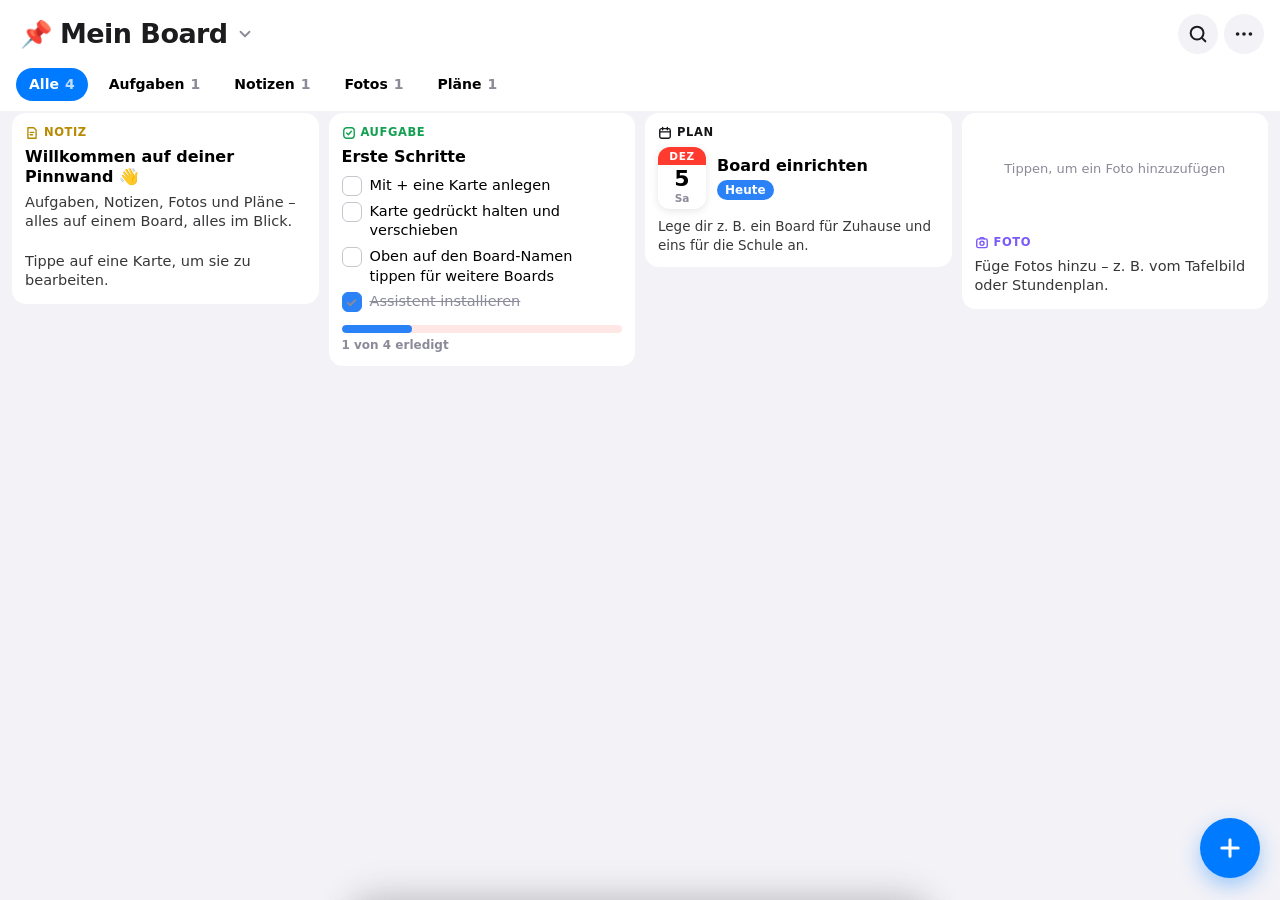
<file: pinnwand.html>
<!doctype html>
<html lang="de">
<head>
<script src="platform.js"></script>
<meta charset="utf-8">
<meta name="viewport" content="width=device-width, initial-scale=1, maximum-scale=1, viewport-fit=cover">
<meta name="theme-color" content="#ECECEF">
<title>Pinnwand</title>
<link rel="stylesheet" href="design.css">
<style>
:root{
  --bg:#FFFFFF; --card:#FFFFFF; --text:#1C1C1E; --muted:#8A8A99; --line:#E5E5EA; --soft:#F6F6FA;
  --accent:#FF3B30; --accent-ink:#FFFFFF; --danger:#E5484D;
  --t-task:#12A150; --t-note:#B88A00; --t-photo:#7A5AF8; --t-plan:#151518;
  --c-yellow:#FFF6CF; --c-green:#E2F6EA; --c-blue:#DADADF; --c-pink:#FFE5EE; --c-purple:#EEE7FF; --c-orange:#FFEBDB;
  --shadow:0 1px 2px rgba(0,0,0,.05),0 6px 22px rgba(0,0,0,.07);
  --shadow-lift:0 18px 40px rgba(0,0,0,.22);
  --radius:20px;
  --safe-top:env(safe-area-inset-top,0px); --safe-bottom:env(safe-area-inset-bottom,0px);
}
*{box-sizing:border-box;-webkit-tap-highlight-color:transparent}
html,body{margin:0;color:var(--text);font-family:var(--font);font-size:16px;line-height:1.35}
body{min-height:100vh;overscroll-behavior-y:none}
button{font:inherit;color:inherit;background:none;border:0;padding:0;cursor:pointer}
input,textarea{font:inherit;color:inherit}
svg{display:block}
.hidden{display:none!important}

/* ---------- Kopfzeile ---------- */
.top{position:sticky;top:0;z-index:20;background:var(--bg);padding:calc(10px + var(--safe-top)) 16px 6px;display:flex;align-items:center;gap:6px}
.board-btn{display:flex;align-items:center;gap:8px;min-width:0;flex:1;text-align:left;padding:6px 4px;border-radius:12px}
.board-btn .emoji{font-size:26px;line-height:1}
.board-btn .name{font-size:24px;font-weight:750;letter-spacing:-.02em;white-space:nowrap;overflow:hidden;text-overflow:ellipsis}
.board-btn .chev{color:var(--muted);flex:none}
.icon-btn{width:40px;height:40px;border-radius:20px;display:grid;place-items:center;color:var(--text);flex:none}
.icon-btn:active{background:var(--soft)}
.chips{position:sticky;top:calc(62px + var(--safe-top));z-index:19;background:var(--bg);display:flex;gap:8px;overflow-x:auto;padding:4px 16px 10px;scrollbar-width:none}
.chips::-webkit-scrollbar{display:none}
.chip{flex:none;padding:7px 13px;border-radius:999px;background:var(--soft);font-size:14px;font-weight:600;display:flex;gap:6px;align-items:center;white-space:nowrap}
.chip .n{color:var(--muted);font-weight:600}
.chip.on{background:var(--accent);color:var(--accent-ink)}
.chip.on .n{color:inherit;opacity:.7}

/* ---------- Board ---------- */
#board{display:flex;gap:10px;padding:2px 12px calc(110px + var(--safe-bottom));align-items:flex-start}
.col{flex:1;min-width:0;display:flex;flex-direction:column;gap:10px}
.empty{padding:60px 30px;text-align:center;color:var(--muted)}
.empty b{display:block;color:var(--text);font-size:18px;margin-bottom:6px}

.card{background:var(--card);border:1px solid var(--line);border-radius:var(--radius);box-shadow:var(--shadow);overflow:hidden;position:relative;user-select:none;-webkit-user-select:none;transition:transform .15s,opacity .15s}
.card:active{transform:scale(.985)}
.card[data-color="yellow"]{background:var(--c-yellow)} .card[data-color="green"]{background:var(--c-green)}
.card[data-color="blue"]{background:var(--c-blue)} .card[data-color="pink"]{background:var(--c-pink)}
.card[data-color="purple"]{background:var(--c-purple)} .card[data-color="orange"]{background:var(--c-orange)}
.card.done{opacity:.55}
.card.ghost{opacity:.25}
.card.drop-target{outline:2.5px solid var(--accent);outline-offset:2px}
.card .body{padding:12px 13px 13px}
.kind{display:flex;align-items:center;gap:5px;font-size:11.5px;font-weight:700;text-transform:uppercase;letter-spacing:.05em;margin-bottom:6px}
.kind svg{width:14px;height:14px}
.kind .pin{margin-left:auto;color:var(--muted)}
.k-task{color:var(--t-task)} .k-note{color:var(--t-note)} .k-photo{color:var(--t-photo)} .k-plan{color:var(--t-plan)}
.card h3{margin:0 0 6px;font-size:16px;font-weight:700;line-height:1.25;hyphens:auto;-webkit-hyphens:auto;overflow-wrap:break-word}
.card .txt{font-size:14.5px;white-space:pre-wrap;word-wrap:break-word;display:-webkit-box;-webkit-line-clamp:9;-webkit-box-orient:vertical;overflow:hidden;color:var(--text);opacity:.88}
.card img.ph{width:100%;display:block;max-height:340px;object-fit:cover;background:var(--soft)}
.ph-empty{height:110px;display:grid;place-items:center;text-align:center;padding:0 16px;background:var(--soft);color:var(--muted);font-size:13px}
.items{list-style:none;margin:2px 0 0;padding:0}
.items li{display:flex;gap:8px;align-items:flex-start;padding:3px 0;font-size:14.5px}
.items li.x span{text-decoration:line-through;color:var(--muted)}
.box{width:20px;height:20px;border-radius:6px;border:2px solid var(--muted);flex:none;display:grid;place-items:center;margin-top:0}
.box.on{background:var(--t-task);border-color:var(--t-task);color:#fff}
.box svg{width:13px;height:13px}
.more{font-size:13px;color:var(--muted);margin-top:4px}
.prog{height:5px;border-radius:3px;background:var(--soft);margin-top:10px;overflow:hidden}
.prog i{display:block;height:100%;background:var(--t-task);border-radius:3px}
.prog-l{font-size:12px;color:var(--muted);margin-top:4px;font-weight:600}
.plan{display:flex;gap:11px;align-items:center}
.cal{width:48px;flex:none;border-radius:11px;overflow:hidden;text-align:center;background:var(--card);box-shadow:inset 0 0 0 1px var(--line)}
.cal .m{background:var(--accent);color:#fff;font-size:10.5px;font-weight:800;text-transform:uppercase;padding:2px 0;letter-spacing:.06em}
.cal .d{font-size:22px;font-weight:800;padding:2px 0 0;line-height:1.1}
.cal .w{font-size:10.5px;color:var(--muted);padding-bottom:4px;font-weight:600}
.plan .meta{min-width:0}
.rel{display:inline-block;font-size:12px;font-weight:700;padding:2px 8px;border-radius:999px;background:var(--soft);margin-top:4px}
.rel.today{background:var(--accent);color:#fff}
.rel.past{background:var(--danger);color:#fff}
.small{font-size:13px;color:var(--muted);margin-top:3px;word-wrap:break-word}

.drag-clone{position:fixed;z-index:100;pointer-events:none;box-shadow:var(--shadow-lift);transform:rotate(2deg) scale(1.03);transition:none}

/* ---------- FAB ---------- */
.fab{position:fixed;right:20px;bottom:calc(22px + var(--safe-bottom));width:60px;height:60px;border-radius:30px;background:var(--accent);color:var(--accent-ink);display:grid;place-items:center;box-shadow:0 6px 18px rgba(216,30,30,.35);z-index:30}
.fab:active{transform:scale(.94)}

/* ---------- Sheets ---------- */
.scrim{position:fixed;inset:0;background:rgba(0,0,0,.35);z-index:50;opacity:0;transition:opacity .2s;pointer-events:none}
.scrim.show{opacity:1;pointer-events:auto}
.sheet{position:fixed;left:0;right:0;bottom:0;z-index:60;background:var(--bg);border-radius:22px 22px 0 0;padding:8px 16px calc(18px + var(--safe-bottom));transform:translateY(105%);transition:transform .25s cubic-bezier(.2,.8,.2,1);max-height:88vh;overflow-y:auto}
.sheet.show{transform:none}
.grab{width:38px;height:5px;border-radius:3px;background:var(--line);margin:0 auto 12px}
.sheet h2{font-size:18px;margin:2px 4px 12px;font-weight:750}
.types{display:grid;grid-template-columns:1fr 1fr;gap:10px}
.type{background:var(--card);border:1px solid var(--line);border-radius:16px;padding:14px;text-align:left;display:flex;flex-direction:column;gap:8px}
.type .ic{width:38px;height:38px;border-radius:11px;display:grid;place-items:center;color:#fff}
.type b{font-size:15px}
.type small{color:var(--muted);font-size:12.5px;line-height:1.3}
.list{background:var(--card);border:1px solid var(--line);border-radius:14px;overflow:hidden}
.row{display:flex;align-items:center;gap:12px;padding:13px 14px;border-bottom:1px solid var(--line);width:100%;text-align:left}
.row:last-child{border-bottom:0}
.row .e{font-size:22px;width:28px;text-align:center}
.row .l{flex:1;min-width:0}
.row .l b{display:block;font-weight:600;white-space:nowrap;overflow:hidden;text-overflow:ellipsis}
.row .l small{color:var(--muted);font-size:13px}
.row.cur{background:var(--soft)}
.row .act{color:var(--muted);width:34px;height:34px;display:grid;place-items:center;border-radius:17px}
.row.danger{color:var(--danger)}
.sec-t{font-size:13px;color:var(--muted);font-weight:600;text-transform:uppercase;letter-spacing:.04em;margin:18px 6px 8px}
.seg{display:flex;background:var(--soft);border-radius:10px;padding:2px}
.seg button{flex:1;padding:7px;border-radius:8px;font-size:14px;font-weight:600}
.seg button.on{background:var(--card);box-shadow:var(--shadow)}

/* ---------- Editor ---------- */
.editor{position:fixed;inset:0;z-index:70;background:var(--bg);display:flex;flex-direction:column;transform:translateY(100%);transition:transform .25s cubic-bezier(.2,.8,.2,1)}
.editor.show{transform:none}
.ed-top{display:flex;align-items:center;gap:4px;padding:calc(8px + var(--safe-top)) 8px 8px}
.ed-top .kind{margin:0 0 0 6px;flex:1;font-size:12.5px}
.ed-done{background:var(--accent);color:var(--accent-ink);font-weight:700;padding:8px 16px;border-radius:999px;margin-left:4px}
.ed-body{flex:1;overflow-y:auto;padding:4px 18px calc(30px + var(--safe-bottom))}
.ed-title{width:100%;border:0;background:transparent;font-size:24px;font-weight:750;letter-spacing:-.01em;padding:6px 0;outline:none}
.ed-title::placeholder,.ed-text::placeholder,.field input::placeholder{color:var(--muted);opacity:.7}
.ed-text{width:100%;border:0;background:transparent;font-size:17px;line-height:1.45;outline:none;resize:none;min-height:200px;padding:6px 0}
.colors{display:flex;gap:10px;padding:10px 0 4px;flex-wrap:wrap}
.sw{width:32px;height:32px;border-radius:16px;box-shadow:inset 0 0 0 1.5px var(--line)}
.sw.on{box-shadow:inset 0 0 0 1.5px var(--line),0 0 0 2.5px var(--bg),0 0 0 4.5px var(--accent)}
.sw[data-c="none"]{background:var(--card)} .sw[data-c="yellow"]{background:var(--c-yellow)} .sw[data-c="green"]{background:var(--c-green)}
.sw[data-c="blue"]{background:var(--c-blue)} .sw[data-c="pink"]{background:var(--c-pink)} .sw[data-c="purple"]{background:var(--c-purple)} .sw[data-c="orange"]{background:var(--c-orange)}
.ed-items{list-style:none;padding:0;margin:8px 0}
.ed-items li{display:flex;align-items:center;gap:10px;padding:6px 0;border-bottom:1px solid var(--line)}
.ed-items input[type=text]{flex:1;border:0;background:transparent;font-size:17px;outline:none;padding:6px 0;min-width:0}
.ed-items li.x input[type=text]{text-decoration:line-through;color:var(--muted)}
.ed-items .box{width:24px;height:24px;border-radius:7px}
.ed-items .del{color:var(--muted);width:32px;height:32px;display:grid;place-items:center}
.add-item{display:flex;align-items:center;gap:10px;color:var(--accent);font-weight:600;padding:10px 0}
.field{background:var(--card);border:1px solid var(--line);border-radius:14px;margin:12px 0;overflow:hidden}
.field label{display:flex;align-items:center;gap:12px;padding:12px 14px;border-bottom:1px solid var(--line)}
.field label:last-child{border-bottom:0}
.field label span{width:64px;color:var(--muted);font-size:14px;flex:none}
.field input{flex:1;border:0;background:transparent;font-size:16px;outline:none;min-width:0}
.ph-edit{border-radius:16px;overflow:hidden;background:var(--soft);margin:8px 0}
.ph-edit img{width:100%;display:block}
.btn{display:flex;align-items:center;justify-content:center;gap:8px;width:100%;padding:13px;border-radius:14px;background:var(--card);border:1px solid var(--line);font-weight:650;margin:10px 0}
.btn.primary{background:var(--accent);color:var(--accent-ink);border-color:var(--accent)}
.btn.danger{color:var(--danger)}
.ed-foot{margin-top:24px}
.stamp{color:var(--muted);font-size:12.5px;text-align:center;margin-top:16px}

/* ---------- Suche ---------- */
.search{position:fixed;inset:0;z-index:65;background:var(--bg);display:flex;flex-direction:column}
.s-top{display:flex;gap:8px;align-items:center;padding:calc(10px + var(--safe-top)) 12px 10px}
.s-in{flex:1;display:flex;align-items:center;gap:8px;background:var(--soft);border-radius:12px;padding:9px 12px;color:var(--muted)}
.s-in input{flex:1;border:0;background:transparent;outline:none;font-size:16px;color:var(--text);min-width:0}
.s-res{flex:1;overflow-y:auto;padding:0 16px 30px}
.s-res .row .l small{display:block;white-space:nowrap;overflow:hidden;text-overflow:ellipsis}

/* ---------- Dialog & Toast ---------- */
.dialog{position:fixed;inset:0;z-index:90;display:grid;place-items:center;padding:30px;background:rgba(0,0,0,.35)}
.dlg{background:var(--card);border-radius:18px;padding:20px;width:100%;max-width:340px;box-shadow:var(--shadow-lift)}
.dlg h3{margin:0 0 6px;font-size:18px}
.dlg p{margin:0 0 14px;color:var(--muted);font-size:15px}
.dlg input{width:100%;padding:11px 12px;border-radius:10px;border:1px solid var(--line);background:var(--bg);font-size:16px;outline:none;margin-bottom:14px}
.dlg .emojis{display:flex;flex-wrap:wrap;gap:6px;margin-bottom:14px}
.dlg .emojis button{font-size:22px;width:38px;height:38px;border-radius:10px}
.dlg .emojis button.on{background:var(--soft);box-shadow:inset 0 0 0 2px var(--accent)}
.dlg .bts{display:flex;gap:8px;justify-content:flex-end}
.dlg .bts button{padding:10px 16px;border-radius:10px;font-weight:650}
.dlg .bts .ok{background:var(--accent);color:var(--accent-ink)}
.dlg .bts .ok.danger{background:var(--danger)}
.toast{position:fixed;left:50%;bottom:calc(96px + var(--safe-bottom));transform:translate(-50%,20px);background:var(--text);color:var(--bg);padding:11px 16px;border-radius:12px;font-size:14px;font-weight:600;z-index:95;opacity:0;transition:.2s;pointer-events:none;display:flex;gap:14px;align-items:center;max-width:calc(100% - 32px)}
.toast.show{opacity:1;transform:translate(-50%,0);pointer-events:auto}
.toast button{color:var(--accent);font-weight:800}
.toast button{color:#FF6B6B}

/* ---- Assistent: neues Design ---- */
.top{background:linear-gradient(var(--bg) 80%,rgba(236,236,239,0))}
.chips{background:linear-gradient(var(--bg) 70%,rgba(236,236,239,0))}
.board-btn .name{font-weight:800;letter-spacing:-.035em;font-size:27px}
.icon-btn{background:var(--card);box-shadow:var(--shadow)}
.chip{background:var(--card);box-shadow:var(--shadow)}
.chip.on{background:linear-gradient(180deg,#F5C518,#151518);color:#fff;box-shadow:0 6px 16px rgba(0,0,0,.32)}
.card{border:0;box-shadow:var(--shadow)}
.box{border-color:#8E8E96;border-radius:11px}
.box.on{background:linear-gradient(180deg,#F5C518,#151518);border-color:transparent}
.prog{height:6px;background:#DADADF}
.prog i{background:linear-gradient(90deg,#F5C518,#151518)}
.cal{box-shadow:0 1px 2px rgba(0,0,0,.05),0 4px 12px rgba(0,0,0,.08)}
.cal .m{background:linear-gradient(180deg,#F5C518,#151518)}
.rel{background:var(--soft);color:var(--accent)}
.fab{background:linear-gradient(180deg,#F5C518,#151518);box-shadow:0 10px 24px rgba(0,0,0,.42)}
.type{border:0;box-shadow:var(--shadow);border-radius:20px}
.list{border:0;box-shadow:var(--shadow);border-radius:18px}
.field{border:0;box-shadow:var(--shadow);border-radius:18px}
.btn{border:0;box-shadow:var(--shadow);border-radius:16px}
.btn.primary{background:linear-gradient(180deg,#F5C518,#151518);box-shadow:0 6px 16px rgba(0,0,0,.32)}
.sheet{border-radius:26px 26px 0 0}
.ed-done{background:linear-gradient(180deg,#F5C518,#151518);box-shadow:0 6px 16px rgba(0,0,0,.32)}
.ed-title{font-weight:800;letter-spacing:-.025em}
.dlg{border-radius:22px}
.dlg .bts .ok{background:linear-gradient(180deg,#F5C518,#151518)}
.s-in{background:var(--card);box-shadow:var(--shadow)}
.toast{background:#151518;color:#fff}
.toast button{color:#F5C518}

/* ---- Assistent: Notizen ---- */
body{background:#FFFFFF}
.top,.chips{background:#FFFFFF}
.board-btn .name{color:#1C1C1E}
.icon-btn{background:#F2F2F7;border:0;border-radius:50%;box-shadow:none}
.chip{background:#F2F2F7;border:0;border-radius:999px;box-shadow:none}
.chip.on{background:#FF3B30;color:#fff;box-shadow:none}
.chip.on .n{opacity:.75}
.card{border:0;border-radius:20px;box-shadow:0 4px 16px rgba(0,0,0,.06);background:#F2F2F7}
.card:active{transform:scale(.98)}
.card[data-color="yellow"]{background:#FFF6DA}.card[data-color="green"]{background:#E5F6EE}.card[data-color="blue"]{background:#E4EAFF}
.card[data-color="pink"]{background:#FFE6F0}.card[data-color="purple"]{background:#F2F2F7}.card[data-color="orange"]{background:#FFEBDD}
.card img.ph{border-bottom:0}
.box{border:2px solid #C7C7CC;border-radius:6px;background:#fff}
.box.on{background:#FF3B30;border-color:#FF3B30}
.prog{height:8px;border:0;background:rgba(255,59,48,.12);border-radius:4px}
.prog i{background:#FF3B30;border-radius:4px}
.cal{border:0;box-shadow:0 2px 8px rgba(0,0,0,.1);border-radius:12px}
.cal .m{background:#FF3B30;color:#fff}
.rel{background:#fff;color:#1C1C1E;border:0;border-radius:999px}
.rel.today{background:#FF3B30;color:#fff}
.rel.past{background:#FDECEC;color:#E5484D}
.fab{background:#FF3B30;color:#fff;border:0;border-radius:50%;box-shadow:0 10px 24px rgba(255,59,48,.38)}
.sheet,.editor,.search{background:#FFFFFF}
.sheet{border-top:0;border-radius:26px 26px 0 0}
.type{border:0;border-radius:18px;box-shadow:none;background:#F2F2F7}
.type .ic{border:0;border-radius:50%}
.list{border:0;border-radius:20px;box-shadow:none;background:#F2F2F7}
.row{border-bottom:1px solid #E5E5EA}
.row.cur{background:#FFF0EF}
.field{border:0;border-radius:16px;box-shadow:none;background:#F2F2F7}
.btn{border:0;border-radius:16px;box-shadow:none;background:#F2F2F7}
.btn.primary{background:#FF3B30;color:#fff;box-shadow:0 8px 20px rgba(255,59,48,.28)}
.ed-done{background:#FF3B30;color:#fff;border:0;border-radius:999px;box-shadow:0 6px 16px rgba(255,59,48,.28)}
.ed-items li{border-bottom:1px solid #E5E5EA}
.add-item{color:#FF3B30}
.dlg{border:0;border-radius:24px;box-shadow:0 20px 50px rgba(0,0,0,.25)}
.dlg input{border:0;background:#F2F2F7}
.dlg .bts button{border:0;border-radius:14px;background:#F2F2F7}
.dlg .bts .ok{background:#FF3B30;color:#fff}
.dlg .bts .ok.danger{background:#E5484D;color:#fff}
.s-in{background:#F2F2F7;border:0;border-radius:16px;box-shadow:none}
.sw{border:0}
.toast{background:#1C1C1E;color:#fff;border-radius:16px;box-shadow:0 10px 30px rgba(0,0,0,.25)}
.toast button{color:#FFD60A}
body{background:#fff}
.board-btn .name{text-transform:uppercase;color:#FF3B30;font-weight:800}
.icon-btn{background:#F2F2F7;border-radius:50%}
.chip.on{background:#FF3B30;color:#fff}
.card{border:0;border-radius:14px;box-shadow:none;background:#F2F2F7}
.card[data-color="yellow"]{background:#FFF6CC}.card[data-color="green"]{background:#DDF7EF}.card[data-color="blue"]{background:#E1EEFF}
.card[data-color="pink"]{background:#FFE4F1}.card[data-color="purple"]{background:#F3E3FF}.card[data-color="orange"]{background:#FFE9D2}
.box{border-radius:50%;border:1.5px solid #C7C7CC;background:#fff;box-shadow:none}
.box.on{background:#FF3B30;border-color:#FF3B30;box-shadow:none}
.fab{background:#FF3B30;box-shadow:0 8px 20px rgba(255,59,48,.35)}
.list,.type,.field,.s-in{background:#F2F2F7;border:0;box-shadow:none}
@media (min-width:900px){
  html{background:#fff}
  .top,.chips{padding-left:max(16px,calc(50% - 640px));padding-right:max(16px,calc(50% - 640px))}
  #board{max-width:1300px;margin:0 auto}
  .sheet{left:calc(50% - 290px);right:calc(50% - 290px);border-radius:20px 20px 0 0}
  .editor{left:calc(50% - 340px);right:calc(50% - 340px);top:28px;bottom:28px;border-radius:20px;box-shadow:0 30px 80px rgba(0,0,0,.22);transform:translateY(calc(100% + 80px))}
  .editor.show{transform:none}
}
/* ---- Things 3 ---- */
.board-btn .name{text-transform:none;color:#1C1C1E;font-weight:800;letter-spacing:-.02em}
.chip.on{background:#2A82F6;color:#fff}
.box{border-radius:6px;border:1.6px solid #C3C7CE;background:#fff;box-shadow:none}
.box.on{background:#2A82F6!important;border-color:#2A82F6!important;box-shadow:none}
.fab{background:#2A82F6;box-shadow:0 8px 20px rgba(42,130,246,.38)}
.btn.primary,.ed-done,.dlg .bts .ok{background:#2A82F6;color:#fff}
.prog i{background:#2A82F6}
.rel.today{background:#2A82F6}
</style>
</head>
<body>

<header class="top">
  <button class="board-btn" id="boardBtn" aria-label="Boards wechseln">
    <span class="emoji" id="bEmoji">📌</span><span class="name" id="bName">Pinnwand</span>
    <svg class="chev" width="18" height="18" viewBox="0 0 24 24" fill="none" stroke="currentColor" stroke-width="2.4" stroke-linecap="round" stroke-linejoin="round"><path d="m6 9 6 6 6-6"/></svg>
  </button>
  <button class="icon-btn" id="searchBtn" aria-label="Suchen"><svg width="22" height="22" viewBox="0 0 24 24" fill="none" stroke="currentColor" stroke-width="2.2" stroke-linecap="round"><circle cx="11" cy="11" r="7"/><path d="m20 20-3.5-3.5"/></svg></button>
  <button class="icon-btn" id="menuBtn" aria-label="Menü"><svg width="22" height="22" viewBox="0 0 24 24" fill="currentColor"><circle cx="5" cy="12" r="2"/><circle cx="12" cy="12" r="2"/><circle cx="19" cy="12" r="2"/></svg></button>
</header>
<nav class="chips" id="chips"></nav>
<main id="board"></main>
<button class="fab" id="fab" aria-label="Neue Karte"><svg width="28" height="28" viewBox="0 0 24 24" fill="none" stroke="currentColor" stroke-width="2.6" stroke-linecap="round"><path d="M12 5v14M5 12h14"/></svg></button>

<div class="scrim" id="scrim"></div>

<section class="sheet" id="addSheet">
  <div class="grab"></div>
  <h2>Neue Karte</h2>
  <div class="types" id="types"></div>
</section>

<section class="sheet" id="boardSheet">
  <div class="grab"></div>
  <h2>Deine Boards</h2>
  <div class="list" id="boardList"></div>
  <div class="sec-t">Neues Board</div>
  <div class="list" id="tplList"></div>
</section>

<section class="sheet" id="menuSheet">
  <div class="grab"></div>
  <h2>Einstellungen</h2>
  <div class="sec-t" style="margin-top:4px">Dieses Board</div>
  <div class="list">
    <button class="row" id="mRename"><span class="e">✏️</span><span class="l"><b>Umbenennen</b></span></button>
    <button class="row" id="mClearDone"><span class="e">🧹</span><span class="l"><b>Erledigte Karten löschen</b></span></button>
    <button class="row danger" id="mDelBoard"><span class="e">🗑️</span><span class="l"><b>Board löschen</b></span></button>
  </div>
  <div class="sec-t">Sicherung</div>
  <div class="list">
    <button class="row" id="mExport"><span class="e">💾</span><span class="l"><b>Sicherung exportieren</b><small>Alle Boards inkl. Fotos als Datei</small></span></button>
    <button class="row" id="mImport"><span class="e">📂</span><span class="l"><b>Sicherung importieren</b><small>Ersetzt die aktuellen Daten</small></span></button>
  </div>
  <div class="sec-t">Assistent</div>
  <div class="list">
    <button class="row" id="mMigrate"><span class="e">📥</span><span class="l"><b>Daten aus alten Apps übernehmen</b><small>Wochenstapel, Mein Kalender, Pinnwand</small></span></button>
  </div>
  <p class="stamp">Assistent · Version 2.0.1<br>Entwickelt von Thorsten von Plotho-Kettner</p>
  <input type="file" id="importFile" accept="application/json,.json,*/*" class="hidden">
</section>

<section class="editor" id="editor">
  <div class="ed-top">
    <span class="kind" id="edKind"></span>
    <button class="icon-btn" id="edPin" aria-label="Anheften"></button>
    <button class="icon-btn" id="edDelete" aria-label="Löschen"><svg width="21" height="21" viewBox="0 0 24 24" fill="none" stroke="currentColor" stroke-width="2" stroke-linecap="round" stroke-linejoin="round"><path d="M4 7h16M10 11v6M14 11v6M6 7l1 12a2 2 0 0 0 2 2h6a2 2 0 0 0 2-2l1-12M9 7V4h6v3"/></svg></button>
    <button class="ed-done" id="edClose">Fertig</button>
  </div>
  <div class="ed-body" id="edBody"></div>
</section>

<section class="search hidden" id="search">
  <div class="s-top">
    <div class="s-in"><svg width="18" height="18" viewBox="0 0 24 24" fill="none" stroke="currentColor" stroke-width="2.2" stroke-linecap="round"><circle cx="11" cy="11" r="7"/><path d="m20 20-3.5-3.5"/></svg><input id="sInput" placeholder="In allen Boards suchen" autocomplete="off"></div>
    <button class="ed-done" id="sClose" style="background:none;color:var(--accent)">Abbrechen</button>
  </div>
  <div class="s-res" id="sRes"></div>
</section>

<input type="file" id="photoFile" accept="image/*" class="hidden">
<div class="toast" id="toast"><span id="toastMsg"></span><button id="toastBtn" class="hidden">Rückgängig</button></div>

<script>
"use strict";
/* ================= Icons & Typen ================= */
const IC = {
  task:'<svg viewBox="0 0 24 24" fill="none" stroke="currentColor" stroke-width="2.4" stroke-linecap="round" stroke-linejoin="round"><rect x="3" y="3" width="18" height="18" rx="5"/><path d="m8 12 3 3 5-6"/></svg>',
  note:'<svg viewBox="0 0 24 24" fill="none" stroke="currentColor" stroke-width="2.4" stroke-linecap="round" stroke-linejoin="round"><path d="M5 3h10l4 4v14H5z"/><path d="M9 11h6M9 15h4"/></svg>',
  photo:'<svg viewBox="0 0 24 24" fill="none" stroke="currentColor" stroke-width="2.4" stroke-linecap="round" stroke-linejoin="round"><rect x="3" y="5" width="18" height="15" rx="3"/><circle cx="12" cy="12.5" r="3.5"/><path d="M8 5l1.5-2h5L16 5"/></svg>',
  plan:'<svg viewBox="0 0 24 24" fill="none" stroke="currentColor" stroke-width="2.4" stroke-linecap="round" stroke-linejoin="round"><rect x="3" y="4.5" width="18" height="16.5" rx="3"/><path d="M3 10h18M8 2.5v4M16 2.5v4"/></svg>',
  pin:'<svg viewBox="0 0 24 24" fill="currentColor"><path d="M14.5 2.5 21.5 9.5l-2 1-3.5 3.5.5 4.5-1.5 1.5-4-4-5.5 5.5H4.5v-1L10 15l-4-4L7.5 9.5l4.5.5L15.5 6.5z"/></svg>',
  pinO:'<svg width="21" height="21" viewBox="0 0 24 24" fill="none" stroke="currentColor" stroke-width="2" stroke-linejoin="round"><path d="M14.5 2.5 21.5 9.5l-2 1-3.5 3.5.5 4.5-1.5 1.5-4-4-5.5 5.5H4.5v-1L10 15l-4-4L7.5 9.5l4.5.5L15.5 6.5z"/></svg>',
  pinF:'<svg width="21" height="21" viewBox="0 0 24 24" fill="var(--accent)" stroke="var(--accent)" stroke-width="2" stroke-linejoin="round"><path d="M14.5 2.5 21.5 9.5l-2 1-3.5 3.5.5 4.5-1.5 1.5-4-4-5.5 5.5H4.5v-1L10 15l-4-4L7.5 9.5l4.5.5L15.5 6.5z"/></svg>',
  check:'<svg viewBox="0 0 24 24" fill="none" stroke="currentColor" stroke-width="3.5" stroke-linecap="round" stroke-linejoin="round"><path d="m5 12.5 4.5 4.5L19 7.5"/></svg>',
  x:'<svg width="18" height="18" viewBox="0 0 24 24" fill="none" stroke="currentColor" stroke-width="2.4" stroke-linecap="round"><path d="M6 6l12 12M18 6 6 18"/></svg>',
  plus:'<svg width="22" height="22" viewBox="0 0 24 24" fill="none" stroke="currentColor" stroke-width="2.4" stroke-linecap="round"><path d="M12 5v14M5 12h14"/></svg>',
  dots:'<svg width="20" height="20" viewBox="0 0 24 24" fill="currentColor"><circle cx="5" cy="12" r="2"/><circle cx="12" cy="12" r="2"/><circle cx="19" cy="12" r="2"/></svg>'
};
const TYPES = {
  task:{label:'Aufgaben', one:'Aufgabe', hint:'Checkliste mit Fortschritt'},
  note:{label:'Notizen', one:'Notiz', hint:'Gedanken, Ideen, Infos'},
  photo:{label:'Fotos', one:'Foto', hint:'Bild aus Kamera oder Galerie'},
  plan:{label:'Pläne', one:'Plan', hint:'Termin mit Datum und Ort'}
};
const COLORS = ['none','yellow','green','blue','pink','purple','orange'];
const EMOJIS = ['📌','🏠','🏫','💼','🗓️','✈️','🎨','📚','🛒','💡','❤️','🌱','⚽','🎄','🧳','⭐'];
const MONTHS = ['Jan','Feb','Mär','Apr','Mai','Jun','Jul','Aug','Sep','Okt','Nov','Dez'];
const WDAYS = ['So','Mo','Di','Mi','Do','Fr','Sa'];

/* ================= Hilfsfunktionen ================= */
const $ = s => document.querySelector(s);
const uid = () => Date.now().toString(36) + Math.random().toString(36).slice(2,8);
const esc = s => String(s ?? '').replace(/[&<>"']/g, c => ({'&':'&amp;','<':'&lt;','>':'&gt;','"':'&quot;',"'":'&#39;'}[c]));
const NAT = window.Native || (parent && parent.Native) || null;
const vibrate = ms => { try{ if(NAT) NAT.haptic(); else navigator.vibrate && navigator.vibrate(ms) }catch(e){} };
function isoDay(d){ const z=n=>String(n).padStart(2,'0'); return d.getFullYear()+'-'+z(d.getMonth()+1)+'-'+z(d.getDate()); }
function addDays(n){ const d=new Date(); d.setDate(d.getDate()+n); return isoDay(d); }

/* ================= Speicher (IndexedDB) ================= */
const DB = {
  db:null,
  open(){ return new Promise((res,rej)=>{ const r=indexedDB.open('pinnwand',1);
    r.onupgradeneeded=()=>{ const d=r.result; d.createObjectStore('kv'); d.createObjectStore('img'); };
    r.onsuccess=()=>{ this.db=r.result; res(); }; r.onerror=()=>rej(r.error); }); },
  tx(store,mode,fn){ return new Promise((res,rej)=>{ const t=this.db.transaction(store,mode); const s=t.objectStore(store); const out=fn(s);
    t.oncomplete=()=>res(out&&out.result); t.onerror=()=>rej(t.error); }); },
  get(store,k){ return this.tx(store,'readonly',s=>s.get(k)); },
  put(store,k,v){ return this.tx(store,'readwrite',s=>s.put(v,k)); },
  del(store,k){ return this.tx(store,'readwrite',s=>s.delete(k)); },
  keys(store){ return this.tx(store,'readonly',s=>s.getAllKeys()); },
  clear(store){ return this.tx(store,'readwrite',s=>s.clear()); }
};
const imgCache = new Map();
async function getImg(id){ if(!id) return null; if(imgCache.has(id)) return imgCache.get(id); const v=await DB.get('img',id); if(v) imgCache.set(id,v); return v||null; }
async function putImg(id,data){ imgCache.set(id,data); await DB.put('img',id,data); }

let S = null; // Zustand
let saveT = null;
function save(){ clearTimeout(saveT); saveT=setTimeout(()=>DB.put('kv','state',S).catch(e=>toast('Speichern fehlgeschlagen')),250); }
function saveNow(){ clearTimeout(saveT); return DB.put('kv','state',S); }

/* ================= Vorlagen ================= */
function mkCard(type, o={}){ return Object.assign({id:uid(),type,title:'',color:'none',pinned:false,done:false,created:Date.now(),updated:Date.now()},
  type==='task'?{items:[]}:type==='note'?{text:''}:type==='photo'?{photo:null,text:''}:{date:addDays(1),time:'',place:'',text:''}, o); }
const items = arr => arr.map(t=>({id:uid(),text:t.replace(/^\+/,''),done:t.startsWith('+')}));
const TEMPLATES = [
  {key:'empty', emoji:'📌', name:'Leeres Board', desc:'Ohne Karten starten', cards:()=>[]},
  {key:'home', emoji:'🏠', name:'Zuhause', desc:'Haushalt, Einkauf, Familie', cards:()=>[
    mkCard('task',{title:'Einkaufsliste',color:'green',items:items(['Brot','Milch','Obst'])}),
    mkCard('task',{title:'Haushalt diese Woche',items:items(['Wäsche','Altpapier rausbringen','Pflanzen gießen'])}),
    mkCard('plan',{title:'Müllabfuhr',date:addDays(2),time:'07:00'}),
    mkCard('note',{title:'Wichtige Nummern',color:'yellow',text:'Hausarzt: \nSchule: \nHandwerker: '})]},
  {key:'school', emoji:'🏫', name:'Schule', desc:'Unterricht, Korrekturen, Termine', cards:()=>[
    mkCard('task',{title:'Diese Woche',color:'blue',items:items(['Arbeitsblätter kopieren','Klassenarbeit korrigieren','Elternbrief schreiben'])}),
    mkCard('plan',{title:'Konferenz',date:addDays(3),time:'14:30',place:'Lehrerzimmer'}),
    mkCard('note',{title:'Ideen für den Unterricht',color:'yellow',text:''}),
    mkCard('task',{title:'Irgendwann',items:items(['Material sortieren'])})]},
  {key:'week', emoji:'🗓️', name:'Meine Woche', desc:'Fokus, Top 3, Termine', cards:()=>[
    mkCard('note',{title:'Fokus der Woche',color:'purple',text:'Was soll am Freitag erledigt sein?'}),
    mkCard('task',{title:'Top 3',color:'orange',items:items(['','',''].map((_,i)=>'Priorität '+(i+1)))}),
    mkCard('task',{title:'Kleinkram',items:[]}),
    mkCard('plan',{title:'Wochenrückblick',date:addDays((5-new Date().getDay()+7)%7||7),time:'16:00'})]},
  {key:'trip', emoji:'✈️', name:'Reise', desc:'Packliste, Abfahrt, Unterkunft', cards:()=>[
    mkCard('task',{title:'Packliste',color:'blue',items:items(['Ausweise','Ladekabel','Medikamente','Kleidung'])}),
    mkCard('plan',{title:'Abfahrt',date:addDays(14),time:'08:00'}),
    mkCard('note',{title:'Unterkunft',text:'Adresse:\nCheck-in:\nKontakt:'}),
    mkCard('task',{title:'Vorher erledigen',items:items(['Nachbarn Bescheid geben','Pflanzen versorgen'])})]}
];
function welcome(){ return {id:uid(),name:'Mein Board',emoji:'📌',demo:true,cards:[
  mkCard('note',{title:'Willkommen auf deiner Pinnwand 👋',color:'yellow',text:'Aufgaben, Notizen, Fotos und Pläne – alles auf einem Board, alles im Blick.\n\nTippe auf eine Karte, um sie zu bearbeiten.'}),
  mkCard('task',{title:'Erste Schritte',color:'green',items:items(['+Assistent installieren','Mit + eine Karte anlegen','Karte gedrückt halten und verschieben','Oben auf den Board-Namen tippen für weitere Boards'])}),
  mkCard('plan',{title:'Board einrichten',date:addDays(0),time:'',text:'Lege dir z. B. ein Board für Zuhause und eins für die Schule an.'}),
  mkCard('photo',{title:'',text:'Füge Fotos hinzu – z. B. vom Tafelbild oder Stundenplan.'})]}; }

/* ================= Zugriff ================= */
const board = () => S.boards.find(b=>b.id===S.current) || S.boards[0];
function findCard(id){ for(const b of S.boards){ const c=b.cards.find(c=>c.id===id); if(c) return {b,c}; } return {}; }

/* ================= Theme ================= */
function applyTheme(){ return; }

/* ================= Datum ================= */
function relDay(iso){ if(!iso) return null; const d=new Date(iso+'T00:00:00'); const t=new Date(); t.setHours(0,0,0,0);
  const n=Math.round((d-t)/864e5);
  if(n===0) return {t:'Heute',c:'today'}; if(n===1) return {t:'Morgen',c:''}; if(n===2) return {t:'Übermorgen',c:''};
  if(n===-1) return {t:'Gestern',c:'past'}; if(n<0) return {t:'vor '+(-n)+' Tagen',c:'past'};
  if(n<7) return {t:'in '+n+' Tagen',c:''}; if(n<14) return {t:'nächste Woche',c:''};
  return {t:'in '+Math.round(n/7)+' Wochen',c:''}; }

/* ================= Rendering: Chips ================= */
function visible(c, f){ if(f==='done') return c.done; if(c.done) return false; return f==='all' || c.type===f; }
function renderChips(){ const b=board(); const f=S.filter||'all';
  const cnt = k => b.cards.filter(c=>visible(c,k)).length;
  const defs=[['all','Alle'],['task','Aufgaben'],['note','Notizen'],['photo','Fotos'],['plan','Pläne'],['done','Erledigt']];
  $('#chips').innerHTML = defs.map(([k,l])=>{ const n=cnt(k); if(k!=='all'&&k!==f&&!n) return '';
    return `<button class="chip ${k===f?'on':''}" data-f="${k}">${l}<span class="n">${n}</span></button>`; }).join(''); }
$('#chips').addEventListener('click',e=>{ const b=e.target.closest('.chip'); if(!b) return; S.filter=b.dataset.f; save(); render(); window.scrollTo({top:0}); });

/* ================= Rendering: Karten ================= */
function cardHTML(c){
  const kind = `<div class="kind k-${c.type}">${IC[c.type]}<span>${TYPES[c.type].one}</span>${c.pinned?`<span class="pin">${IC.pin.replace('<svg','<svg width="14" height="14"')}</span>`:''}</div>`;
  let inner='';
  if(c.type==='task'){
    const total=c.items.length, dn=c.items.filter(i=>i.done).length;
    const show=[...c.items.filter(i=>!i.done), ...c.items.filter(i=>i.done)].slice(0,6);
    inner = (c.title?`<h3>${esc(c.title)}</h3>`:'') +
      (total?`<ul class="items">${show.map(i=>`<li class="${i.done?'x':''}" data-item="${i.id}"><span class="box ${i.done?'on':''}">${i.done?IC.check:''}</span><span>${esc(i.text)||'…'}</span></li>`).join('')}</ul>`
      + (total>6?`<div class="more">+ ${total-6} weitere</div>`:'')
      + `<div class="prog"><i style="width:${total?Math.round(dn/total*100):0}%"></i></div><div class="prog-l">${dn} von ${total} erledigt</div>`
      : `<div class="small">Noch keine Einträge</div>`);
  } else if(c.type==='note'){
    inner = (c.title?`<h3>${esc(c.title)}</h3>`:'') + (c.text?`<div class="txt">${esc(c.text)}</div>`:(!c.title?'<div class="small">Leere Notiz</div>':''));
  } else if(c.type==='photo'){
    return `<article class="card ${c.done?'done':''}" data-id="${c.id}" data-color="${c.color}">`+
      (c.photo?`<img class="ph" data-img="${c.photo}" alt="" style="aspect-ratio:${c.ratio||1.33}">`:`<div class="ph-empty">Tippen, um ein Foto hinzuzufügen</div>`)+
      `<div class="body">${kind}${c.title?`<h3>${esc(c.title)}</h3>`:''}${c.text?`<div class="txt" style="-webkit-line-clamp:4">${esc(c.text)}</div>`:''}</div></article>`;
  } else if(c.type==='plan'){
    const d=c.date?new Date(c.date+'T00:00:00'):null; const r=relDay(c.date);
    inner = `<div class="plan">${d?`<div class="cal"><div class="m">${MONTHS[d.getMonth()]}</div><div class="d">${d.getDate()}</div><div class="w">${WDAYS[d.getDay()]}</div></div>`:''}
      <div class="meta"><h3 style="margin:0">${esc(c.title)||'Termin'}</h3>${c.time?`<div class="small">🕒 ${esc(c.time)} Uhr</div>`:''}${c.place?`<div class="small">📍 ${esc(c.place)}</div>`:''}${r&&!c.done?`<span class="rel ${r.c}">${r.t}</span>`:''}</div></div>`+
      (c.text?`<div class="txt" style="margin-top:8px;-webkit-line-clamp:4;font-size:13.5px">${esc(c.text)}</div>`:'');
  }
  return `<article class="card ${c.done?'done':''}" data-id="${c.id}" data-color="${c.color}"><div class="body">${kind}${inner}</div></article>`;
}
function colCount(){ const w=window.innerWidth; return w>=1100?4:w>=760?3:w>=300?2:1; }
function sortedCards(){ const b=board(), f=S.filter||'all'; const v=b.cards.filter(c=>visible(c,f));
  return [...v.filter(c=>c.pinned), ...v.filter(c=>!c.pinned)]; }
function render(){
  const b=board(); $('#bEmoji').textContent=b.emoji; $('#bName').textContent=b.name; document.title=b.name;
  renderChips();
  const cards=sortedCards(); const el=$('#board');
  if(!cards.length){ const f=S.filter||'all';
    el.innerHTML = `<div class="empty"><b>${f==='done'?'Noch nichts erledigt':'Hier ist noch Platz'}</b>${f==='done'?'Erledigte Karten landen hier.':'Tippe auf +, um deine erste Karte anzulegen.'}</div>`; return; }
  const n=colCount(); el.innerHTML = Array.from({length:n},()=>'<div class="col"></div>').join('');
  const cols=[...el.children]; const h=new Array(n).fill(0);
  // Karten nacheinander in die jeweils kürzeste Spalte legen (Lesefolge links→rechts)
  for(const c of cards){ let k=0; for(let i=1;i<n;i++) if(h[i]<h[k]-4) k=i;
    cols[k].insertAdjacentHTML('beforeend',cardHTML(c)); const node=cols[k].lastElementChild;
    h[k]+= node.offsetHeight + 10; }
  el.querySelectorAll('img[data-img]').forEach(async im=>{ const d=await getImg(im.dataset.img); if(d) im.src=d; });
}
window.addEventListener('resize',()=>{ clearTimeout(window.__rz); window.__rz=setTimeout(render,150); });

/* ================= Interaktion auf dem Board ================= */
let drag=null, press=null, suppressClick=false;
$('#board').addEventListener('click',e=>{
  if(suppressClick){ suppressClick=false; return; }
  const card=e.target.closest('.card'); if(!card) return;
  const li=e.target.closest('li[data-item]');
  if(li && e.target.closest('.box')){ const {c}=findCard(card.dataset.id); const it=c.items.find(i=>i.id===li.dataset.item);
    it.done=!it.done; c.updated=Date.now(); vibrate(10); save();
    if(c.items.length && c.items.every(i=>i.done)) toast('Alles erledigt! 🎉'); render(); return; }
  openEditor(card.dataset.id);
});
function pointer(e){ const t=e.touches?e.touches[0]||e.changedTouches[0]:e; return {x:t.clientX,y:t.clientY}; }
function startPress(e){ const card=e.target.closest('.card'); if(!card||drag) return; if(e.button>0) return;
  const p=pointer(e); press={card,x:p.x,y:p.y,timer:setTimeout(()=>beginDrag(card,p),420)}; }
function beginDrag(card,p){ const r=card.getBoundingClientRect(); vibrate(25);
  const cl=card.cloneNode(true); cl.classList.add('drag-clone'); cl.style.width=r.width+'px'; cl.style.left=r.left+'px'; cl.style.top=r.top+'px';
  document.body.appendChild(cl); card.classList.add('ghost');
  drag={id:card.dataset.id,card,clone:cl,dx:p.x-r.left,dy:p.y-r.top,target:null}; press=null; }
function movePress(e){
  if(press){ const p=pointer(e); if(Math.hypot(p.x-press.x,p.y-press.y)>9){ clearTimeout(press.timer); press=null; } return; }
  if(!drag) return; e.preventDefault(); const p=pointer(e);
  drag.clone.style.left=(p.x-drag.dx)+'px'; drag.clone.style.top=(p.y-drag.dy)+'px';
  const under=document.elementFromPoint(p.x,p.y); const t=under&&under.closest('.card:not(.ghost)');
  if(drag.target&&drag.target!==t) drag.target.classList.remove('drop-target');
  drag.target=t||null; if(t) t.classList.add('drop-target');
  // Auto-Scroll am Rand
  const edge=70; if(p.y<edge+60) window.scrollBy(0,-12); else if(p.y>innerHeight-edge) window.scrollBy(0,12); }
function endPress(){
  if(press){ clearTimeout(press.timer); press=null; return; }
  if(!drag) return; const d=drag; drag=null; d.clone.remove(); d.card.classList.remove('ghost'); suppressClick=true; setTimeout(()=>suppressClick=false,350);
  if(d.target){ d.target.classList.remove('drop-target'); const b=board(); const from=b.cards.findIndex(c=>c.id===d.id);
    const [m]=b.cards.splice(from,1); const tc=b.cards.find(c=>c.id===d.target.dataset.id); let to=b.cards.indexOf(tc);
    const fromAfter = from>to; // nach vorn gezogen → davor einfügen, sonst dahinter
    b.cards.splice(fromAfter?to:to+1,0,m); if(tc.pinned!==m.pinned) m.pinned=tc.pinned; save(); vibrate(10); }
  render(); }
const bd=$('#board');
bd.addEventListener('touchstart',startPress,{passive:true});
bd.addEventListener('mousedown',startPress);
window.addEventListener('touchmove',movePress,{passive:false});
window.addEventListener('mousemove',movePress);
window.addEventListener('touchend',endPress); window.addEventListener('touchcancel',endPress); window.addEventListener('mouseup',endPress);
bd.addEventListener('contextmenu',e=>e.preventDefault());

/* ================= Sheets ================= */
let openSheetEl=null;
function openSheet(id){ closeSheet(true); openSheetEl=$(id); $('#scrim').classList.add('show'); openSheetEl.classList.add('show'); }
function closeSheet(quick){ if(!openSheetEl) return; openSheetEl.classList.remove('show'); openSheetEl=null; $('#scrim').classList.remove('show'); }
$('#scrim').addEventListener('click',()=>closeSheet());
// Wischen nach unten schließt
document.querySelectorAll('.sheet').forEach(sh=>{ let y0=null;
  sh.addEventListener('touchstart',e=>{ if(sh.scrollTop<=0) y0=e.touches[0].clientY; },{passive:true});
  sh.addEventListener('touchmove',e=>{ if(y0!=null){ const dy=e.touches[0].clientY-y0; if(dy>0) sh.style.transform=`translateY(${dy}px)`; } },{passive:true});
  sh.addEventListener('touchend',e=>{ if(y0!=null){ const dy=e.changedTouches[0].clientY-y0; sh.style.transform=''; if(dy>90) closeSheet(); } y0=null; }); });

/* Neue Karte */
$('#types').innerHTML = Object.entries(TYPES).map(([k,t])=>`<button class="type" data-t="${k}"><span class="ic" style="background:var(--t-${k})">${IC[k].replace('<svg','<svg width="21" height="21"')}</span><b>${t.one}</b><small>${t.hint}</small></button>`).join('');
$('#fab').addEventListener('click',()=>openSheet('#addSheet'));
$('#types').addEventListener('click',e=>{ const b=e.target.closest('.type'); if(!b) return; closeSheet();
  const c=mkCard(b.dataset.t); const bo=board(); bo.cards.unshift(c); c.__new=true;
  if(S.filter!=='all' && S.filter!==c.type) S.filter='all'; save(); render(); openEditor(c.id,true);
  if(c.type==='photo') setTimeout(()=>pickPhoto(c.id),280); });

/* Boards */
function renderBoards(){
  $('#boardList').innerHTML = S.boards.map(b=>{ const open=b.cards.filter(c=>!c.done).length;
    return `<div class="row ${b.id===S.current?'cur':''}" data-b="${b.id}"><span class="e">${b.emoji}</span><span class="l"><b>${esc(b.name)}</b><small>${open} ${open===1?'Karte':'Karten'}</small></span><button class="act" data-edit="${b.id}" aria-label="Bearbeiten">${IC.dots}</button></div>`; }).join('');
  $('#tplList').innerHTML = TEMPLATES.map(t=>`<button class="row" data-tpl="${t.key}"><span class="e">${t.emoji}</span><span class="l"><b>${t.name}</b><small>${t.desc}</small></span><span class="act">${IC.plus}</span></button>`).join(''); }
$('#boardBtn').addEventListener('click',()=>{ renderBoards(); openSheet('#boardSheet'); });
$('#boardList').addEventListener('click',e=>{ const ed=e.target.closest('[data-edit]');
  if(ed){ editBoard(ed.dataset.edit); return; }
  const r=e.target.closest('[data-b]'); if(!r) return; S.current=r.dataset.b; S.filter='all'; save(); closeSheet(); render(); window.scrollTo({top:0}); });
$('#tplList').addEventListener('click',async e=>{ const r=e.target.closest('[data-tpl]'); if(!r) return; const t=TEMPLATES.find(x=>x.key===r.dataset.tpl);
  const res=await promptDialog({title:'Neues Board',value:t.key==='empty'?'':t.name,placeholder:'Name des Boards',emoji:t.emoji,ok:'Anlegen'}); if(!res) return;
  const b={id:uid(),name:res.value||t.name,emoji:res.emoji,cards:t.cards()}; S.boards.push(b); S.current=b.id; S.filter='all'; save(); closeSheet(); render(); toast('Board „'+b.name+'“ angelegt'); });
async function editBoard(id){ const b=S.boards.find(x=>x.id===id);
  const res=await promptDialog({title:'Board bearbeiten',value:b.name,placeholder:'Name',emoji:b.emoji,ok:'Speichern'}); if(!res) return;
  b.name=res.value||b.name; b.emoji=res.emoji; save(); renderBoards(); render(); }

/* Menü */
$('#menuBtn').addEventListener('click',()=>{ applyTheme(); openSheet('#menuSheet'); });
$('#mRename').addEventListener('click',()=>{ closeSheet(); editBoard(board().id); });
$('#mClearDone').addEventListener('click',async()=>{ const b=board(); const n=b.cards.filter(c=>c.done).length; closeSheet();
  if(!n){ toast('Keine erledigten Karten'); return; }
  if(!await confirmDialog({title:n+' erledigte '+(n===1?'Karte':'Karten')+' löschen?',text:'Das kann nicht rückgängig gemacht werden.',ok:'Löschen',danger:true})) return;
  const gone=b.cards.filter(c=>c.done); b.cards=b.cards.filter(c=>!c.done); gone.forEach(c=>c.photo&&DB.del('img',c.photo)); save(); render(); toast('Gelöscht'); });
$('#mDelBoard').addEventListener('click',async()=>{ const b=board(); closeSheet();
  if(S.boards.length===1){ toast('Das letzte Board kann nicht gelöscht werden'); return; }
  if(!await confirmDialog({title:'„'+b.name+'“ löschen?',text:'Alle '+b.cards.length+' Karten auf diesem Board werden gelöscht.',ok:'Löschen',danger:true})) return;
  b.cards.forEach(c=>c.photo&&DB.del('img',c.photo)); S.boards=S.boards.filter(x=>x!==b); S.current=S.boards[0].id; save(); render(); toast('Board gelöscht'); });
$('#mExport').addEventListener('click',exportData);
$('#mMigrate').addEventListener('click',()=>{ closeSheet(); try{ parent.openImport(); }catch(e){} });
$('#mImport').addEventListener('click',()=>$('#importFile').click());
$('#importFile').addEventListener('change',importData);

/* ================= Editor ================= */
let edId=null;
function openEditor(id,isNew){ edId=id; renderEditor(isNew); $('#editor').classList.add('show');
  if(isNew){ const f=$('#editor .ed-title'); const c=findCard(id).c; if(c.type!=='photo') setTimeout(()=>f&&f.focus(),300); } }
function closeEditor(){ if(!edId) return; const {b,c}=findCard(edId); $('#editor').classList.remove('show');
  if(document.activeElement) document.activeElement.blur();
  if(c){ delete c.__new; c.items && (c.items=c.items.filter(i=>i.text.trim()||i.done));
    const empty = !c.title.trim() && !(c.text||'').trim() && !(c.items&&c.items.length) && !c.photo && c.type!=='plan';
    if(empty){ b.cards=b.cards.filter(x=>x!==c); } }
  edId=null; save(); render(); }
$('#edClose').addEventListener('click',closeEditor);
$('#edPin').addEventListener('click',()=>{ const {c}=findCard(edId); c.pinned=!c.pinned; save(); renderEdTop(c); toast(c.pinned?'Oben angeheftet':'Nicht mehr angeheftet'); });
$('#edDelete').addEventListener('click',()=>{ const {b,c}=findCard(edId); const idx=b.cards.indexOf(c); b.cards.splice(idx,1); edId=null;
  $('#editor').classList.remove('show'); save(); render();
  toast('Karte gelöscht',()=>{ b.cards.splice(idx,0,c); save(); render(); }, ()=>{ if(c.photo) DB.del('img',c.photo); }); });
function renderEdTop(c){ $('#edKind').className='kind k-'+c.type; $('#edKind').innerHTML=IC[c.type]+'<span>'+TYPES[c.type].one+'</span>';
  $('#edPin').innerHTML = c.pinned?IC.pinF:IC.pinO; }
function colorsHTML(c){ return `<div class="colors">${COLORS.map(k=>`<button class="sw ${c.color===k?'on':''}" data-c="${k}" aria-label="Farbe ${k}"></button>`).join('')}</div>`; }
function renderEditor(){
  const {b,c}=findCard(edId); if(!c) return; renderEdTop(c);
  let h=`<input class="ed-title" id="eTitle" placeholder="${c.type==='plan'?'Was steht an?':'Titel'}" value="${esc(c.title)}">`;
  if(c.type==='task'){
    h+=`<ul class="ed-items" id="eItems">${c.items.map(itemRow).join('')}</ul>
        <button class="add-item" id="eAdd">${IC.plus}Eintrag hinzufügen</button>`;
  } else if(c.type==='note'){
    h+=`<textarea class="ed-text" id="eText" placeholder="Schreib los …">${esc(c.text)}</textarea>`;
  } else if(c.type==='photo'){
    h+=`<div class="ph-edit" id="ePh">${c.photo?`<img id="ePhImg" alt="">`:`<div class="ph-empty" style="height:180px">Noch kein Foto</div>`}</div>
        <button class="btn" id="ePick">${IC.photo.replace('<svg','<svg width="20" height="20"')}${c.photo?'Foto ändern':'Foto aufnehmen oder auswählen'}</button>
        <textarea class="ed-text" id="eText" style="min-height:90px" placeholder="Beschreibung (optional)">${esc(c.text)}</textarea>`;
  } else if(c.type==='plan'){
    h+=`<div class="field"><label><span>Datum</span><input type="date" id="eDate" value="${esc(c.date)}"></label>
        <label><span>Uhrzeit</span><input type="time" id="eTime" value="${esc(c.time)}"></label>
        <label><span>Ort</span><input id="ePlace" placeholder="optional" value="${esc(c.place)}"></label></div>
        <textarea class="ed-text" id="eText" style="min-height:120px" placeholder="Notizen zum Termin">${esc(c.text)}</textarea>`;
  }
  h+=`<div class="sec-t" style="margin-left:0">Farbe</div>${colorsHTML(c)}`;
  h+=`<div class="ed-foot"><button class="btn ${c.done?'':'primary'}" id="eDone">${c.done?'Wieder aktivieren':'Als erledigt markieren'}</button>`;
  if(S.boards.length>1) h+=`<button class="btn" id="eMove">Auf anderes Board verschieben</button>`;
  h+=`</div><div class="stamp">Erstellt ${new Date(c.created).toLocaleDateString('de-DE')} · zuletzt geändert ${new Date(c.updated).toLocaleString('de-DE',{dateStyle:'short',timeStyle:'short'})}</div>`;
  const body=$('#edBody'); body.innerHTML=h; body.scrollTop=0;
  if(c.type==='photo'&&c.photo) getImg(c.photo).then(d=>{ const im=$('#ePhImg'); if(im&&d) im.src=d; });
  autosize();
}
function itemRow(i){ return `<li class="${i.done?'x':''}" data-i="${i.id}"><button class="box ${i.done?'on':''}">${i.done?IC.check:''}</button><input type="text" value="${esc(i.text)}" placeholder="Neuer Eintrag" enterkeyhint="next"><button class="del" aria-label="Entfernen">${IC.x}</button></li>`; }
function autosize(){ document.querySelectorAll('#edBody textarea').forEach(t=>{ t.style.height='auto'; t.style.height=Math.max(t.scrollHeight, t.id==='eText'&&findCard(edId).c.type==='note'?220:0)+'px'; }); }
function touch(c){ c.updated=Date.now(); save(); }
$('#edBody').addEventListener('input',e=>{ const {c}=findCard(edId); if(!c) return; const t=e.target;
  if(t.id==='eTitle') c.title=t.value; else if(t.id==='eText'){ c.text=t.value; autosize(); }
  else if(t.id==='eDate') c.date=t.value; else if(t.id==='eTime') c.time=t.value; else if(t.id==='ePlace') c.place=t.value;
  else if(t.closest('li[data-i]')){ const it=c.items.find(i=>i.id===t.closest('li').dataset.i); it.text=t.value; }
  touch(c); });
$('#edBody').addEventListener('keydown',e=>{ const li=e.target.closest('#eItems li'); if(!li) return; const {c}=findCard(edId);
  if(e.key==='Enter'){ e.preventDefault(); addItem(c, li.dataset.i); }
  if(e.key==='Backspace' && !e.target.value){ e.preventDefault(); const idx=c.items.findIndex(i=>i.id===li.dataset.i); const prev=li.previousElementSibling;
    c.items.splice(idx,1); li.remove(); touch(c); if(prev) { const inp=prev.querySelector('input'); inp.focus(); inp.setSelectionRange(inp.value.length,inp.value.length);} } });
$('#edBody').addEventListener('keydown',e=>{ if(e.target.id==='eTitle'&&e.key==='Enter'){ e.preventDefault(); const {c}=findCard(edId);
  if(c.type==='task'){ if(c.items.length) $('#eItems input').focus(); else addItem(c); } else { const t=$('#eText')||$('#eDate'); t&&t.focus(); } } });
function addItem(c, afterId){ const it={id:uid(),text:'',done:false}; let idx=afterId?c.items.findIndex(i=>i.id===afterId)+1:c.items.length; c.items.splice(idx,0,it); touch(c);
  const ul=$('#eItems'); const ref=afterId?ul.querySelector(`li[data-i="${afterId}"]`):null; const html=itemRow(it);
  if(ref) ref.insertAdjacentHTML('afterend',html); else ul.insertAdjacentHTML('beforeend',html);
  ul.querySelector(`li[data-i="${it.id}"] input`).focus(); }
$('#edBody').addEventListener('click',e=>{ const {b,c}=findCard(edId); if(!c) return;
  const sw=e.target.closest('.sw'); if(sw){ c.color=sw.dataset.c; touch(c); document.querySelectorAll('.sw').forEach(x=>x.classList.toggle('on',x===sw)); return; }
  if(e.target.closest('#eAdd')){ addItem(c); return; }
  const li=e.target.closest('#eItems li');
  if(li && e.target.closest('.box')){ const it=c.items.find(i=>i.id===li.dataset.i); it.done=!it.done; vibrate(10); touch(c); li.outerHTML=itemRow(it); return; }
  if(li && e.target.closest('.del')){ c.items=c.items.filter(i=>i.id!==li.dataset.i); li.remove(); touch(c); return; }
  if(e.target.closest('#ePick')||e.target.closest('#ePh')){ pickPhoto(c.id); return; }
  if(e.target.closest('#eDone')){ c.done=!c.done; touch(c); const was=c.done; closeEditor(); toast(was?'Erledigt ✓':'Wieder aktiv'); return; }
  if(e.target.closest('#eMove')){ moveCard(c,b); return; } });
async function moveCard(c,from){ const others=S.boards.filter(x=>x!==from);
  const pick=await choiceDialog('Verschieben nach …', others.map(o=>({v:o.id,l:o.emoji+'  '+o.name}))); if(!pick) return;
  const to=S.boards.find(x=>x.id===pick); from.cards=from.cards.filter(x=>x!==c); to.cards.unshift(c); edId=null; $('#editor').classList.remove('show');
  save(); render(); toast('Verschoben nach „'+to.name+'“'); }

/* ================= Fotos ================= */
let photoTarget=null;
function pickPhoto(id){ photoTarget=id; const f=$('#photoFile'); f.value=''; f.click(); }
$('#photoFile').addEventListener('change',async e=>{ const file=e.target.files[0]; if(!file||!photoTarget) return; const {c}=findCard(photoTarget); if(!c) return;
  try{ const {data,ratio}=await shrink(file,1600,.82); const old=c.photo; const id='i'+uid(); await putImg(id,data); c.photo=id; c.ratio=ratio; touch(c);
    if(old){ DB.del('img',old); imgCache.delete(old); } if(edId===c.id) renderEditor(); render(); }
  catch(err){ toast('Foto konnte nicht geladen werden'); } });
function shrink(file,max,q){ return new Promise((res,rej)=>{ const url=URL.createObjectURL(file); const im=new Image();
  im.onload=()=>{ let w=im.naturalWidth,h=im.naturalHeight; const s=Math.min(1,max/Math.max(w,h)); w=Math.round(w*s); h=Math.round(h*s);
    const cv=document.createElement('canvas'); cv.width=w; cv.height=h; cv.getContext('2d').drawImage(im,0,0,w,h); URL.revokeObjectURL(url);
    res({data:cv.toDataURL('image/jpeg',q),ratio:w/h}); };
  im.onerror=()=>{ URL.revokeObjectURL(url); rej(); }; im.src=url; }); }

/* ================= Suche ================= */
$('#searchBtn').addEventListener('click',()=>{ $('#search').classList.remove('hidden'); $('#sInput').value=''; runSearch(); setTimeout(()=>$('#sInput').focus(),50); });
$('#sClose').addEventListener('click',closeSearch);
function closeSearch(){ $('#search').classList.add('hidden'); $('#sInput').blur(); }
$('#sInput').addEventListener('input',runSearch);
function runSearch(){ const q=$('#sInput').value.trim().toLowerCase(); const out=[];
  if(q) for(const b of S.boards) for(const c of b.cards){ const hay=[c.title,c.text,c.place,...(c.items||[]).map(i=>i.text)].join(' ').toLowerCase();
    if(hay.includes(q)) out.push({b,c}); }
  $('#sRes').innerHTML = !q?'<div class="empty">Suche nach Titeln, Notizen, Einträgen und Orten.</div>':
    !out.length?'<div class="empty"><b>Nichts gefunden</b>Versuch es mit einem anderen Wort.</div>':
    '<div class="list">'+out.map(({b,c})=>{ const sn=(c.text||(c.items||[]).map(i=>i.text).join(', ')||c.place||'');
      return `<button class="row" data-id="${c.id}" data-b="${b.id}"><span class="e" style="color:var(--t-${c.type})">${IC[c.type].replace('<svg','<svg width="22" height="22"')}</span><span class="l"><b>${esc(c.title||TYPES[c.type].one)}${c.done?' ✓':''}</b><small>${b.emoji} ${esc(b.name)}${sn?' · '+esc(sn.slice(0,80)):''}</small></span></button>`; }).join('')+'</div>'; }
$('#sRes').addEventListener('click',e=>{ const r=e.target.closest('[data-id]'); if(!r) return; S.current=r.dataset.b; S.filter='all'; closeSearch(); render(); openEditor(r.dataset.id); });

/* ================= Sicherung ================= */
async function exportData(){ closeSheet(); const images={}; for(const b of S.boards) for(const c of b.cards) if(c.photo){ const d=await getImg(c.photo); if(d) images[c.photo]=d; }
  const json=JSON.stringify({app:'pinnwand',version:1,exported:new Date().toISOString(),state:S,images});
  const name='pinnwand-sicherung-'+isoDay(new Date())+'.json';
  if(NAT){ let r=''; try{ r=NAT.saveFile(name,'application/json',json); }catch(e){} toast(r?'Gespeichert in '+r:'Export fehlgeschlagen'); return; }
  const a=document.createElement('a'); a.href=URL.createObjectURL(new Blob([json],{type:'application/json'})); a.download=name; a.click(); toast('Sicherung exportiert'); }
async function importData(e){ const f=e.target.files[0]; e.target.value=''; if(!f) return; closeSheet();
  try{ const data=JSON.parse(await f.text()); if(data.app!=='pinnwand'||!data.state||!data.state.boards) throw 0;
    const nb=data.state.boards.length, nc=data.state.boards.reduce((a,b)=>a+b.cards.length,0);
    if(!await confirmDialog({title:'Sicherung importieren?',text:`${nb} Boards mit ${nc} Karten. Deine aktuellen Daten werden ersetzt.`,ok:'Importieren',danger:true})) return;
    await DB.clear('img'); imgCache.clear(); for(const [k,v] of Object.entries(data.images||{})) await putImg(k,v);
    S=data.state; await saveNow(); applyTheme(); render(); toast('Sicherung wiederhergestellt'); }
  catch(err){ toast('Das ist keine gültige Pinnwand-Sicherung'); } }

/* ================= Dialoge & Toast ================= */
function dialogShell(html){ const d=document.createElement('div'); d.className='dialog'; d.innerHTML=`<div class="dlg">${html}</div>`; document.body.appendChild(d); openDialog=d; return d; }
let openDialog=null;
function confirmDialog({title,text,ok,danger}){ return new Promise(res=>{ const d=dialogShell(`<h3>${esc(title)}</h3><p>${esc(text)}</p><div class="bts"><button class="no">Abbrechen</button><button class="ok ${danger?'danger':''}">${esc(ok)}</button></div>`);
  const done=v=>{ d.remove(); openDialog=null; res(v); }; d.__cancel=()=>done(false);
  d.querySelector('.no').onclick=()=>done(false); d.querySelector('.ok').onclick=()=>done(true); d.onclick=e=>{ if(e.target===d) done(false); }; }); }
function promptDialog({title,value,placeholder,emoji,ok}){ return new Promise(res=>{ let em=emoji;
  const d=dialogShell(`<h3>${esc(title)}</h3><div class="emojis">${EMOJIS.map(x=>`<button data-e="${x}" class="${x===em?'on':''}">${x}</button>`).join('')}</div><input value="${esc(value)}" placeholder="${esc(placeholder)}" maxlength="40"><div class="bts"><button class="no">Abbrechen</button><button class="ok">${esc(ok)}</button></div>`);
  const inp=d.querySelector('input'); setTimeout(()=>inp.focus(),50);
  const done=v=>{ d.remove(); openDialog=null; res(v); }; d.__cancel=()=>done(null);
  d.querySelector('.emojis').onclick=e=>{ const b=e.target.closest('button'); if(!b) return; em=b.dataset.e; d.querySelectorAll('.emojis button').forEach(x=>x.classList.toggle('on',x===b)); };
  d.querySelector('.no').onclick=()=>done(null); d.querySelector('.ok').onclick=()=>done({value:inp.value.trim(),emoji:em});
  inp.onkeydown=e=>{ if(e.key==='Enter') done({value:inp.value.trim(),emoji:em}); }; }); }
function choiceDialog(title,opts){ return new Promise(res=>{ const d=dialogShell(`<h3>${esc(title)}</h3><div class="list" style="margin:10px 0 14px">${opts.map(o=>`<button class="row" data-v="${o.v}"><span class="l"><b>${esc(o.l)}</b></span></button>`).join('')}</div><div class="bts"><button class="no">Abbrechen</button></div>`);
  const done=v=>{ d.remove(); openDialog=null; res(v); }; d.__cancel=()=>done(null);
  d.querySelector('.no').onclick=()=>done(null); d.querySelectorAll('[data-v]').forEach(b=>b.onclick=()=>done(b.dataset.v)); }); }
let toastT=null, toastFinal=null;
function toast(msg,undo,final){ const t=$('#toast'); if(toastFinal){ toastFinal(); toastFinal=null; }
  $('#toastMsg').textContent=msg; const b=$('#toastBtn'); b.classList.toggle('hidden',!undo);
  b.onclick=()=>{ toastFinal=null; undo(); t.classList.remove('show'); };
  toastFinal=final||null; t.classList.add('show'); clearTimeout(toastT);
  toastT=setTimeout(()=>{ t.classList.remove('show'); if(toastFinal){ toastFinal(); toastFinal=null; } }, undo?4500:2200); }

/* ================= Zurück-Taste (Android) ================= */
window.handleBack = function(){
  if(drag){ endPress(); return true; }
  if(openDialog){ openDialog.__cancel(); return true; }
  if(!$('#search').classList.contains('hidden')){ closeSearch(); return true; }
  if(edId){ closeEditor(); return true; }
  if(openSheetEl){ closeSheet(); return true; }
  if(S && S.filter && S.filter!=='all'){ S.filter='all'; save(); render(); return true; }
  return false; };
document.addEventListener('keydown',e=>{ if(e.key==='Escape') window.handleBack(); });
document.addEventListener('visibilitychange',()=>{ if(document.hidden && S) saveNow(); });

/* ================= Assistent: Datenübernahme ================= */
window.importData = async function(data){
  if(!data||!data.state||!Array.isArray(data.state.boards)) return 0;
  for(const [k,v] of Object.entries(data.images||{})) await putImg(k,v);
  // unberührtes Willkommens-Board entfernen
  S.boards = S.boards.filter(b=>!(b.demo && b.cards.every(c=>c.updated===c.created)));
  const have=new Set(S.boards.map(b=>b.id)); let n=0;
  for(const b of data.state.boards){ if(have.has(b.id)) continue; S.boards.push(b); n+=b.cards.length; }
  if(!S.boards.length){ const w=welcome(); S.boards=[w]; }
  if(!S.boards.find(b=>b.id===S.current)) S.current=(data.state.current && S.boards.find(b=>b.id===data.state.current))?data.state.current:S.boards[0].id;
  S.filter='all'; await saveNow(); render(); return n;
};
window.ready = new Promise(r=>window.__readyRes=r);
window.briefing = async function(){
  await window.ready;
  const t=isoDay(new Date()), lim=addDays(7); const pinned=[], plans=[]; let openItems=0;
  for(const b of S.boards) for(const c of b.cards){ if(c.done) continue;
    if(c.pinned) pinned.push({id:c.id,title:c.title||TYPES[c.type].one,type:c.type,board:b.name,emoji:b.emoji,open:c.type==='task'?c.items.filter(i=>!i.done).length:null});
    if(c.type==='plan'&&c.date&&c.date>=t&&c.date<=lim) plans.push({id:c.id,title:c.title||'Termin',date:c.date,time:c.time||'',board:b.name,emoji:b.emoji});
    if(c.type==='task') openItems+=c.items.filter(i=>!i.done).length; }
  plans.sort((a,b)=>(a.date+a.time)<(b.date+b.time)?-1:1);
  return {pinned:pinned.slice(0,4),plans:plans.slice(0,3),openItems,boards:S.boards.length};
};
window.openCardById = function(id){ const {b}=findCard(id); if(!b) return; closeSheet(); if(!$('#search').classList.contains('hidden')) closeSearch(); S.current=b.id; S.filter='all'; save(); render(); openEditor(id); };

/* Synchronisation: neuen Stand aus der Datenbank laden, ohne die Seite neu zu laden */
window.reloadData = async function(){
  try{ const n=await DB.get('kv','state'); if(!n||!n.boards||!n.boards.length) return; const cur=S&&S.current; S=n; if(cur&&S.boards.find(b=>b.id===cur)) S.current=cur; if(!S.boards.find(b=>b.id===S.current)) S.current=S.boards[0].id; imgCache.clear(); render(); }catch(e){}
};

/* ================= Start ================= */
(async function init(){
  try{ await DB.open(); S=await DB.get('kv','state'); }catch(e){ console.error(e); }
  if(!S||!S.boards||!S.boards.length){ const w=welcome(); S={version:1,boards:[w],current:w.id,filter:'all',theme:'auto'}; save(); }
  if(!S.boards.find(b=>b.id===S.current)) S.current=S.boards[0].id;
  applyTheme(); render(); window.__readyRes();
})();
</script>
<script src="avatar.js" data-area="pinnwand"></script>
</body>
</html>
</file>
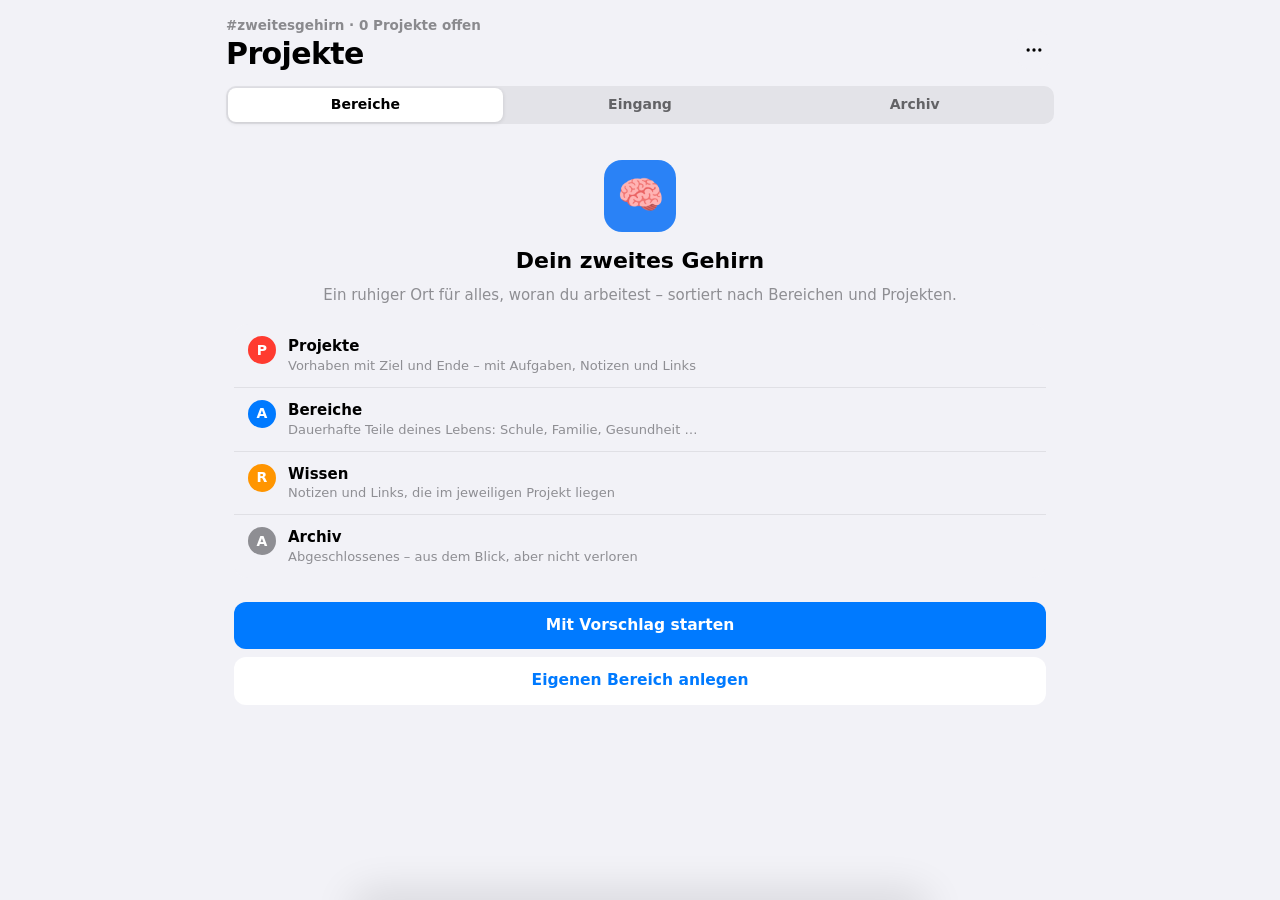
<file: projekte.html>
<!doctype html>
<html lang="de">
<head>
<script src="platform.js"></script>
<meta charset="utf-8">
<meta name="viewport" content="width=device-width,initial-scale=1,maximum-scale=1,user-scalable=no,viewport-fit=cover">
<meta name="color-scheme" content="light">
<title>Projekte</title>
<link rel="stylesheet" href="design.css">
<style>
/* Projekte – „zweites Gehirn“ nach PARA: Projekte · Bereiche · Wissen · Archiv */
*{box-sizing:border-box;-webkit-tap-highlight-color:transparent}
html,body{margin:0}
body{font-size:16px;line-height:1.38;padding-bottom:110px;overscroll-behavior-y:contain;background:#fff}
button{font:inherit;color:inherit;background:none;border:0;padding:0;cursor:pointer;text-align:left}
input,textarea{font:inherit;color:inherit}
.hidden{display:none!important}
svg{display:block}
.top{padding:16px 16px 6px;display:flex;align-items:flex-end;gap:8px}
.top .t{flex:1;min-width:0}
.rb{width:40px;height:40px;border-radius:50%;background:#F2F2F7;display:grid;place-items:center;flex:none}
.seg{display:flex;background:#F2F2F7;border-radius:10px;padding:2px;margin:10px 16px 4px}
.seg button{flex:1;text-align:center;padding:7px 4px;border-radius:8px;font-size:14px;font-weight:600;color:#636366}
.seg button.on{background:#fff;color:#1C1C1E;box-shadow:0 1px 3px rgba(0,0,0,.1)}
.seg .n{display:inline-block;min-width:18px;padding:0 5px;margin-left:4px;border-radius:9px;background:#FF3B30;color:#fff;font-size:11.5px;line-height:18px}
.wrap{padding:6px 16px}

/* Bereiche mit Projekten */
.area{margin:14px 0;border-radius:16px;overflow:hidden;background:#fff;box-shadow:0 0 0 .5px #DCDCE0 inset}
.ah{display:flex;align-items:center;gap:10px;width:100%;padding:11px 14px;background:var(--t);color:var(--c)}
.ah .ai{font-size:18px;width:24px;text-align:center}
.ah b{flex:1;font-size:16px;font-weight:700}
.ah .cnt{font-size:12.5px;font-weight:700;background:rgba(255,255,255,.75);border-radius:9px;padding:1px 8px}
.ah .chev{transition:transform .2s}
.area.closed .ah .chev{transform:rotate(-90deg)}
.area.closed .ab{display:none}
.pr{display:flex;align-items:center;gap:12px;width:100%;padding:11px 14px;border-top:.5px solid #E5E5EA;background:#fff}
.pi{width:34px;height:34px;border-radius:9px;background:var(--t,#F2F2F7);display:grid;place-items:center;font-size:18px;flex:none}
.pt{flex:1;min-width:0}
.pt b{display:block;font-weight:600;font-size:15.5px;white-space:nowrap;overflow:hidden;text-overflow:ellipsis}
.pt small{display:block;color:#8E8E93;font-size:12.5px;margin-top:1px}
.pt small .due{color:#FF3B30;font-weight:600}
.pc{font-size:12.5px;color:#8E8E93;font-variant-numeric:tabular-nums;flex:none}
.ring{flex:none}
.pr.done .pt b{color:#8E8E93}
.addp{display:flex;align-items:center;gap:8px;width:100%;padding:11px 14px;border-top:.5px solid #E5E5EA;color:var(--c);font-weight:600;font-size:14.5px}
.newarea{display:flex;align-items:center;justify-content:center;gap:8px;width:100%;margin:16px 0 8px;padding:13px;border-radius:14px;border:1.5px dashed #D1D1D6;color:#8E8E93;font-weight:600;text-align:center}

/* Willkommen */
.welcome{text-align:center;padding:26px 8px 10px}
.welcome .logo{width:72px;height:72px;border-radius:18px;background:#1C1C1E;display:grid;place-items:center;margin:0 auto 14px;font-size:38px}
.welcome h2{margin:0;font-size:22px;font-weight:800}
.welcome p{color:#8E8E93;font-size:15px;line-height:1.5;margin:8px 8px 18px}
.para{display:flex;flex-direction:column;gap:0;text-align:left;border-radius:14px;overflow:hidden;background:#F2F2F7;margin:0 0 16px}
.para div{display:flex;gap:12px;padding:12px 14px;border-top:.5px solid #E0E0E5}
.para div:first-child{border-top:0}
.para i{font-style:normal;width:28px;height:28px;border-radius:50%;display:grid;place-items:center;color:#fff;font-weight:800;font-size:14px;flex:none}
.para b{display:block;font-size:15px}
.para small{display:block;color:#8E8E93;font-size:13px}
.welcome .d-btn{width:100%;margin-top:8px}

/* Eingang */
.cap{display:flex;gap:10px;margin:12px 0 6px}
.cap input{flex:1;min-width:0;border:0;outline:none;background:#F2F2F7;border-radius:12px;padding:13px 14px;font-size:16px}
.cap button{width:48px;height:48px;border-radius:50%;background:#FF3B30;display:grid;place-items:center;flex:none}
.hintline{color:#8E8E93;font-size:13.5px;margin:6px 2px 10px;line-height:1.45}
.in{display:flex;align-items:flex-start;gap:10px;padding:12px 2px;border-bottom:.5px solid #DCDCE0}
.in .tx{flex:1;min-width:0}
.in .tx b{display:block;font-weight:500;font-size:15.5px;word-wrap:break-word}
.in .tx small{color:#AEAEB2;font-size:12px}
.in .sort{flex:none;background:#FFF0EF;color:#FF3B30;font-weight:700;font-size:13px;padding:6px 11px;border-radius:999px}
.in .del{flex:none;width:30px;height:30px;border-radius:50%;display:grid;place-items:center;color:#AEAEB2}
.empty{color:#8E8E93;text-align:center;padding:30px 10px;font-size:15px;line-height:1.5}

/* Projekt-Ansicht */
.layer{position:fixed;inset:0;z-index:50;background:#fff;overflow-y:auto;transform:translateX(100%);transition:transform .26s cubic-bezier(.2,.8,.2,1);padding-bottom:110px}
.layer{visibility:hidden;transition:transform .26s cubic-bezier(.2,.8,.2,1),visibility 0s linear .26s}
.layer.on{transform:none;visibility:visible;transition:transform .26s cubic-bezier(.2,.8,.2,1),visibility 0s}
.lt{position:sticky;top:0;z-index:5;display:flex;align-items:center;gap:8px;padding:12px 12px 8px;background:rgba(255,255,255,.94);-webkit-backdrop-filter:blur(12px);backdrop-filter:blur(12px)}
.lt .sp{flex:1}
.ph{padding:4px 16px 0}
.ph .tag{display:inline-flex;align-items:center;gap:6px;font-size:13.5px;font-weight:600;color:var(--c,#D99A00)}
.ph h1{margin:4px 0 0;font-size:28px;line-height:1.12;font-weight:800;color:#1C1C1E;word-wrap:break-word}
.meta{display:flex;flex-wrap:wrap;gap:8px;margin:12px 0 4px}
.meta span{display:inline-flex;align-items:center;gap:6px;background:#F2F2F7;border-radius:999px;padding:5px 11px;font-size:13px;font-weight:600;color:#3A3A3C}
.meta .st-active{background:#FFF0EF;color:#FF3B30}.meta .st-done{background:#E9F9EE;color:#1E8E3E}.meta .st-paused{background:#FFF3C4;color:#9A6B00}
.bar{height:4px;border-radius:2px;background:#F2F2F7;margin:12px 0 2px;overflow:hidden}
.bar i{display:block;height:100%;background:var(--c,#FF3B30);border-radius:2px}
.ptabs{display:flex;gap:6px;padding:14px 16px 4px;position:sticky;top:60px;background:#fff;z-index:4}
.ptabs button{flex:1;text-align:center;padding:8px 4px;border-radius:999px;background:#F2F2F7;font-weight:600;font-size:14px;color:#3A3A3C}
.ptabs button.on{background:#1C1C1E;color:#fff}
.sec{padding:4px 16px}
.sh{display:flex;align-items:center;margin:14px 0 4px}
.sh h3{flex:1;margin:0;font-size:16px;font-weight:800;text-transform:uppercase}
.sh small{color:#8E8E93;font-weight:600}
.tk{display:flex;align-items:center;gap:12px;padding:11px 0;border-bottom:.5px solid #DCDCE0}
.ck{width:24px;height:24px;border-radius:50%;border:1.5px solid #C7C7CC;flex:none;display:grid;place-items:center;background:#fff}
.tk.done .ck{background:#FF3B30;border-color:#FF3B30}
.tk .tx{flex:1;min-width:0}
.tk .tx b{display:block;font-weight:500;font-size:15.5px;word-wrap:break-word}
.tk.done .tx b{color:#AEAEB2;text-decoration:line-through}
.tk .tx small{display:block;font-size:12.5px;color:#8E8E93;margin-top:1px}
.tk .tx small.wk{color:#007AFF}
.tk .more{width:30px;height:30px;border-radius:50%;display:grid;place-items:center;color:#AEAEB2;flex:none}
.addrow{display:flex;align-items:center;gap:12px;padding:10px 0}
.addrow i{width:24px;height:24px;border-radius:50%;border:1.5px dashed #C7C7CC;flex:none}
.addrow input{flex:1;min-width:0;border:0;outline:none;background:transparent;font-size:15.5px;padding:4px 0}
.addrow input::placeholder{color:#FF3B30;opacity:.9;font-weight:600}
.note{display:block;width:100%;padding:12px 14px;margin:8px 0;border-radius:14px;background:#FFF8D6}
.note b{display:block;font-weight:700}
.note span{display:block;color:#636366;font-size:14px;margin-top:3px;display:-webkit-box;-webkit-line-clamp:3;-webkit-box-orient:vertical;overflow:hidden;white-space:pre-wrap}
.note small{display:block;color:#AEAEB2;font-size:12px;margin-top:6px}
.lk{display:flex;align-items:center;gap:12px;width:100%;padding:12px 0;border-bottom:.5px solid #DCDCE0}
.lk .li{width:34px;height:34px;border-radius:9px;background:#EAF3FF;color:#007AFF;display:grid;place-items:center;flex:none}
.lk .tx{flex:1;min-width:0}
.lk .tx b{display:block;font-weight:600;white-space:nowrap;overflow:hidden;text-overflow:ellipsis}
.lk .tx small{display:block;color:#8E8E93;font-size:12.5px;white-space:nowrap;overflow:hidden;text-overflow:ellipsis}
.addbtn{display:flex;align-items:center;gap:8px;margin:12px 0;color:#FF3B30;font-weight:700}

/* Blätter */
.scrim{position:fixed;inset:0;background:var(--scrim);z-index:70;opacity:0;pointer-events:none;transition:opacity .2s}
.scrim.on{opacity:1;pointer-events:auto}
.sheet{position:fixed;left:0;right:0;bottom:0;z-index:80;background:#fff;border-radius:20px 20px 0 0;padding:8px 16px 26px;max-height:90vh;overflow-y:auto;transform:translateY(105%);transition:transform .25s cubic-bezier(.2,.8,.2,1)}
.sheet.on{transform:none}
.grab{width:38px;height:5px;border-radius:3px;background:#D1D1D6;margin:0 auto 12px}
.sheet h3{margin:0 2px 10px;font-size:19px;font-weight:800;text-transform:uppercase}
.lbl{font-size:12.5px;font-weight:700;color:#8E8E93;margin:14px 2px 6px;text-transform:uppercase;letter-spacing:.03em}
.field{width:100%;border:0;outline:none;background:#F2F2F7;border-radius:12px;padding:13px 14px;font-size:16px}
textarea.field{min-height:160px;resize:vertical;line-height:1.45}
.chips{display:flex;flex-wrap:wrap;gap:8px}
.chips button{padding:7px 12px;border-radius:999px;background:#F2F2F7;font-size:14px;font-weight:600}
.chips button.on{background:#1C1C1E;color:#fff}
.icons{display:grid;grid-template-columns:repeat(8,1fr);gap:6px}
.icons button{aspect-ratio:1;border-radius:10px;background:#F2F2F7;font-size:20px;display:grid;place-items:center}
.icons button.on{background:#FFF0EF;box-shadow:inset 0 0 0 2px #FF3B30}
.colors{display:flex;gap:10px}
.colors button{width:34px;height:34px;border-radius:50%;background:var(--c)}
.colors button.on{box-shadow:0 0 0 3px #fff,0 0 0 5px var(--c)}
.row2{display:flex;gap:10px;margin-top:18px}
.row2 .d-btn{flex:1}
.opt{display:flex;align-items:center;gap:12px;width:100%;padding:14px;border-radius:12px;background:#F2F2F7;margin-bottom:8px;font-weight:600}
.opt.red{color:#FF3B30}
.opt small{display:block;color:#8E8E93;font-weight:500;font-size:13px}
.pick{max-height:52vh;overflow-y:auto}
.pick .pr{border-radius:12px;border:0;margin-bottom:6px;background:#F2F2F7}
.datebox{display:flex;gap:8px;align-items:center}
.datebox .field{flex:1}
.datebox button{flex:none;padding:12px;border-radius:12px;background:#F2F2F7;font-weight:600;color:#8E8E93}
.d-toast{bottom:96px}
@media (min-width:900px){
  body{max-width:860px;margin:0 auto}
  .layer{left:calc(50% - 430px);right:calc(50% - 430px);box-shadow:0 0 0 .5px #DCDCE0}
  .sheet{left:calc(50% - 290px);right:calc(50% - 290px)}
}
/* ---- Things 3 ---- */
.sh{border-bottom:1px solid #EBEBEF;padding-bottom:4px}
.sh h3{text-transform:none;color:#2A82F6;font-size:15.5px;font-weight:700}
.sheet h3,.lbl{text-transform:none}
.sheet h3{font-weight:700}
.meta .st-active{background:#EEF4FE;color:#2A82F6}
.welcome .logo{background:#2A82F6}
.h-big{text-transform:none;color:#1C1C1E;font-weight:800;letter-spacing:-.02em}
.h-big::before{display:inline-block;content:"";width:.95em;height:.95em;margin-right:.32em;vertical-align:-.1em;background:url("data:image/svg+xml,%3Csvg xmlns='http://www.w3.org/2000/svg' viewBox='0 0 24 24'%3E%3Ccircle cx='12' cy='12' r='9' fill='none' stroke='%232A82F6' stroke-width='2'/%3E%3Cpath fill='%232A82F6' d='M12 5.5A6.5 6.5 0 0 1 18.5 12H12z'/%3E%3C/svg%3E") no-repeat center/contain}
.h-eyebrow{color:#8A8F98;font-weight:500}
.seg .n{background:#2A82F6}
.cap button{background:#2A82F6}
.ck{border-radius:6px;border:1.6px solid #C3C7CE;background:#fff;box-shadow:none;width:20px;height:20px}
.tk.done .ck{background:#2A82F6!important;border-color:#2A82F6!important;box-shadow:none}
.tk{border-bottom:0;padding:8px 0}
.addrow i{border-radius:6px;border-color:#C3C7CE}
.addrow input::placeholder{color:#2A82F6}
.addbtn{color:#2A82F6}
.ptabs button.on{background:#2A82F6}
.chips button.on{background:#2A82F6}
.icons button.on{background:#EEF4FE;box-shadow:inset 0 0 0 2px #2A82F6}
.in .sort{background:#EEF4FE;color:#2A82F6}
.addrow input::placeholder{font-weight:500}
.d-btn.primary{background:#2A82F6}
</style>
</head>
<body>
<header class="top">
  <div class="t"><div class="h-eyebrow" id="eyebrow">#zweitesgehirn</div><h1 class="h-big">Projekte</h1></div>
  <button class="rb" id="bMenu" aria-label="Menü"><svg width="20" height="20" viewBox="0 0 24 24" fill="currentColor"><circle cx="5" cy="12" r="2"/><circle cx="12" cy="12" r="2"/><circle cx="19" cy="12" r="2"/></svg></button>
</header>
<div class="seg" id="seg"><button data-v="areas" class="on">Bereiche</button><button data-v="inbox">Eingang<span class="n hidden" id="inN"></span></button><button data-v="archive">Archiv</button></div>
<main class="wrap" id="main"></main>

<section class="layer" id="layer">
  <div class="lt"><button class="rb" id="lBack" aria-label="Zurück"><svg width="20" height="20" viewBox="0 0 24 24" fill="none" stroke="currentColor" stroke-width="2.4" stroke-linecap="round" stroke-linejoin="round"><path d="m15 18-6-6 6-6"/></svg></button><span class="sp"></span><button class="rb" id="lMenu" aria-label="Projekt-Menü"><svg width="20" height="20" viewBox="0 0 24 24" fill="currentColor"><circle cx="5" cy="12" r="2"/><circle cx="12" cy="12" r="2"/><circle cx="19" cy="12" r="2"/></svg></button></div>
  <div class="ph" id="ph"></div>
  <div class="ptabs" id="ptabs"><button data-t="tasks" class="on">Aufgaben</button><button data-t="notes">Notizen</button><button data-t="links">Links</button></div>
  <div class="sec" id="psec"></div>
</section>

<div class="scrim" id="scrim"></div>
<section class="sheet" id="sheet"></section>
<div class="d-toast" id="toast"></div>

<script>
"use strict";
(function(){
const $=id=>document.getElementById(id);
const P=(()=>{try{return parent!==window?parent:null}catch(e){return null}})();
const N=window.Native||(P&&P.Native)||null;
const KEY='planer.brain';
const uid=()=>Date.now().toString(36)+Math.random().toString(36).slice(2,7);
const esc=s=>String(s==null?'':s).replace(/[&<>"]/g,c=>({'&':'&amp;','<':'&lt;','>':'&gt;','"':'&quot;'}[c]));
const pad=n=>String(n).padStart(2,'0');
const ymd=d=>d.getFullYear()+'-'+pad(d.getMonth()+1)+'-'+pad(d.getDate());
const today=()=>ymd(new Date());
const WD=['So','Mo','Di','Mi','Do','Fr','Sa'];
function dLabel(s){if(!s)return'';const t=today();const d=new Date(s+'T12:00:00');const diff=Math.round((d-new Date(t+'T12:00:00'))/864e5);
  if(diff===0)return'heute';if(diff===1)return'morgen';if(diff===-1)return'gestern';if(diff<0)return'seit '+(-diff)+' Tagen';if(diff<7)return WD[d.getDay()]+', '+d.getDate()+'.'+(d.getMonth()+1)+'.';return d.getDate()+'.'+(d.getMonth()+1)+'.'+(d.getFullYear()!==new Date().getFullYear()?d.getFullYear():'')}
function haptic(){try{N?N.haptic():navigator.vibrate&&navigator.vibrate(8)}catch(e){}}
let tt=0;function toast(m){const t=$('toast');t.textContent=m;t.classList.add('on');clearTimeout(tt);tt=setTimeout(()=>t.classList.remove('on'),2600)}

/* Farben wie in Erinnerungen */
const COLORS={red:['#FF3B30','#FFECEB'],orange:['#FF9500','#FFF1DE'],yellow:['#C99A00','#FFF7D1'],green:['#1E9E48','#E6F7EB'],blue:['#007AFF','#E5F1FF'],purple:['#AF52DE','#F5E9FC'],grey:['#636366','#EFEFF4']};
const EMO=['📁','🏫','📚','✏️','🎨','⛪','🧭','🌍','💼','📊','💡','🎯','🏠','👨‍👩‍👦','🛒','🍳','💚','🏃','🧘','✈️','🧳','🚗','🔧','🎉','📝','📷','🎵','💰','🌱','⭐','📅','🧠'];
const STATUS={planned:'Geplant',active:'Aktiv',paused:'Pausiert',done:'Erledigt'};
const TPL={
  general:{n:'Allgemein',tasks:[]},
  lesson:{n:'Unterrichtseinheit',tasks:['Bildungsplan-Bezug klären','Material und Medien sammeln','Stundenverlauf planen','Arbeitsblätter erstellen','Differenzierung (G/M/E) einplanen','Leistungsmessung planen']},
  trip:{n:'Reise',tasks:['Unterkunft buchen','Anreise planen','Packliste schreiben','Dokumente prüfen','Programm vor Ort überlegen']},
  journal:{n:'Journal',tasks:[],note:true}
};

/* ---------- Daten ---------- */
let S={v:1,areas:[],projects:[],inbox:[]};
function load(){try{const r=JSON.parse(localStorage.getItem(KEY)||'null');if(r&&r.areas)S=Object.assign({v:1,areas:[],projects:[],inbox:[]},r)}catch(e){}}
function save(){try{localStorage.setItem(KEY,JSON.stringify(S))}catch(e){toast('Speichern fehlgeschlagen')}}
load();
const area=id=>S.areas.find(a=>a.id===id);
const proj=id=>S.projects.find(p=>p.id===id);
const col=a=>COLORS[(a&&a.color)||'grey']||COLORS.grey;
const prog=p=>{const t=(p.tasks||[]).length,d=(p.tasks||[]).filter(x=>x.done).length;return{t,d}};
const touch=p=>{p.updated=Date.now()};
const ring=function(d,t,c){const f=t?Math.min(1,d/t):0;let w='';if(f>=1)w='<circle cx="11" cy="11" r="6.2" fill="'+c+'"/>';else if(f>0){const a=f*2*Math.PI,x=11+6.2*Math.sin(a),y=11-6.2*Math.cos(a);w='<path d="M11 11V4.8A6.2 6.2 0 '+(f>.5?1:0)+' 1 '+x.toFixed(2)+' '+y.toFixed(2)+'Z" fill="'+c+'"/>'.replace('0 '+(f>.5?1:0)+' 1','0 '+(f>.5?1:0)+' 1')}return '<svg class="ring" width="22" height="22" viewBox="0 0 22 22" style="flex:none"><circle cx="11" cy="11" r="8.6" fill="none" stroke="'+c+'" stroke-width="1.6"/>'+w+'</svg>'}
const CHEV='<svg class="chev" width="16" height="16" viewBox="0 0 24 24" fill="none" stroke="currentColor" stroke-width="2.6" stroke-linecap="round" stroke-linejoin="round"><path d="m6 9 6 6 6-6"/></svg>';
const PLUS='<svg width="16" height="16" viewBox="0 0 24 24" fill="none" stroke="currentColor" stroke-width="2.8" stroke-linecap="round"><path d="M12 5v14M5 12h14"/></svg>';
const CHECK='<svg width="14" height="14" viewBox="0 0 24 24" fill="none" stroke="#fff" stroke-width="3.4" stroke-linecap="round" stroke-linejoin="round"><path d="M5 12.5l4.5 4.5L19 7.5"/></svg>';
const MORE='<svg width="18" height="18" viewBox="0 0 24 24" fill="currentColor"><circle cx="5" cy="12" r="1.8"/><circle cx="12" cy="12" r="1.8"/><circle cx="19" cy="12" r="1.8"/></svg>';

/* ---------- Übersicht ---------- */
let view='areas';const closed=new Set((()=>{try{return JSON.parse(localStorage.getItem(KEY+'.closed')||'[]')}catch(e){return[]}})());
function projRow(p,c){
  const {t,d}=prog(p);const due=p.due&&p.status!=='done'?(p.due<today()?'<span class="due">überfällig · '+dLabel(p.due)+'</span>':'fällig '+dLabel(p.due)):'';
  const sub=[p.status&&p.status!=='active'?STATUS[p.status]:'',due].filter(Boolean).join(' · ');
  return '<button class="pr'+(p.status==='done'?' done':'')+'" data-p="'+p.id+'" style="--t:'+c[1]+'"><span class="pi">'+esc(p.icon||'📁')+'</span><span class="pt"><b>'+esc(p.name)+'</b>'+(sub?'<small>'+sub+'</small>':'')+'</span>'+(t?'<span class="pc">'+d+'/'+t+'</span>':'')+ring(d,t,c[0])+'</button>';
}
function areasHTML(){
  if(!S.areas.length&&!S.projects.length)return welcomeHTML();
  let h='';
  const groups=[...S.areas.map(a=>({a,list:S.projects.filter(p=>p.area===a.id&&!p.archived)}))];
  const loose=S.projects.filter(p=>!p.archived&&!area(p.area));
  if(loose.length)groups.push({a:{id:'',name:'Ohne Bereich',icon:'📥',color:'grey'},list:loose});
  for(const g of groups){
    const c=col(g.a);const ord={active:0,planned:1,paused:2,done:3};
    g.list.sort((x,y)=>(ord[x.status]??1)-(ord[y.status]??1)||(x.due||'9999').localeCompare(y.due||'9999')||(y.updated||0)-(x.updated||0));
    h+='<section class="area'+(closed.has(g.a.id)?' closed':'')+'" style="--c:'+c[0]+';--t:'+c[1]+'"><button class="ah" data-area="'+g.a.id+'"><span class="ai">'+esc(g.a.icon||'📁')+'</span><b>'+esc(g.a.name)+'</b><span class="cnt">'+g.list.filter(p=>p.status!=='done').length+'</span>'+CHEV+'</button><div class="ab">'+
      g.list.map(p=>projRow(p,c)).join('')+'<button class="addp" data-newin="'+g.a.id+'">'+PLUS+'Neues Projekt'+(g.a.id?' in „'+esc(g.a.name)+'“':'')+'</button></div></section>';
  }
  h+='<button class="newarea" id="newArea">'+PLUS+'Bereich hinzufügen</button>';
  return h;
}
function welcomeHTML(){
  return '<div class="welcome"><div class="logo">🧠</div><h2>Dein zweites Gehirn</h2><p>Ein ruhiger Ort für alles, woran du arbeitest – sortiert nach Bereichen und Projekten.</p>'+
  '<div class="para"><div><i style="background:#FF3B30">P</i><span><b>Projekte</b><small>Vorhaben mit Ziel und Ende – mit Aufgaben, Notizen und Links</small></span></div>'+
  '<div><i style="background:#007AFF">A</i><span><b>Bereiche</b><small>Dauerhafte Teile deines Lebens: Schule, Familie, Gesundheit …</small></span></div>'+
  '<div><i style="background:#FF9500">R</i><span><b>Wissen</b><small>Notizen und Links, die im jeweiligen Projekt liegen</small></span></div>'+
  '<div><i style="background:#8E8E93">A</i><span><b>Archiv</b><small>Abgeschlossenes – aus dem Blick, aber nicht verloren</small></span></div></div>'+
  '<button class="d-btn primary" id="starter">Mit Vorschlag starten</button><button class="d-btn" id="firstArea">Eigenen Bereich anlegen</button></div>';
}
function inboxHTML(){
  let h='<form class="cap" id="capF" autocomplete="off"><input id="capI" placeholder="Gedanke, Idee, Aufgabe …" enterkeyhint="done"><button aria-label="Festhalten">'+PLUS.replace('currentColor','#fff')+'</button></form>'+
    '<div class="hintline">Erst festhalten, später einsortieren. Mit „Einsortieren“ wird ein Eintrag zur Aufgabe oder Notiz in einem Projekt.</div>';
  if(!S.inbox.length)return h+'<div class="empty">Der Eingang ist leer. 🎉</div>';
  return h+S.inbox.slice().reverse().map(x=>'<div class="in"><div class="tx"><b>'+esc(x.text)+'</b><small>'+new Date(x.created).toLocaleDateString('de-DE',{day:'numeric',month:'short'})+'</small></div><button class="sort" data-sort="'+x.id+'">Einsortieren</button><button class="del" data-idel="'+x.id+'" aria-label="Löschen"><svg width="16" height="16" viewBox="0 0 24 24" fill="none" stroke="currentColor" stroke-width="2.4" stroke-linecap="round"><path d="M6 6l12 12M18 6 6 18"/></svg></button></div>').join('');
}
function archiveHTML(){
  const list=S.projects.filter(p=>p.archived).sort((a,b)=>(b.updated||0)-(a.updated||0));
  if(!list.length)return '<div class="empty">Noch nichts im Archiv.<br>Abgeschlossene Projekte kannst du hier ablegen.</div>';
  return '<section class="area" style="--c:#636366;--t:#EFEFF4"><div class="ab">'+list.map(p=>projRow(p,col(area(p.area)))).join('')+'</div></section>';
}
function render(){
  const act=S.projects.filter(p=>!p.archived&&p.status!=='done').length;
  $('eyebrow').textContent='#zweitesgehirn · '+(act===1?'1 Projekt':act+' Projekte')+' offen';
  const n=S.inbox.length;$('inN').textContent=n;$('inN').classList.toggle('hidden',!n);
  document.querySelectorAll('#seg button').forEach(b=>b.classList.toggle('on',b.dataset.v===view));
  $('main').innerHTML=view==='inbox'?inboxHTML():view==='archive'?archiveHTML():areasHTML();
  if(view==='inbox'){$('capF').onsubmit=e=>{e.preventDefault();const v=$('capI').value.trim();if(!v)return;S.inbox.push({id:uid(),text:v,created:Date.now()});save();haptic();render();setTimeout(()=>$('capI').focus(),30)}}
  if($('starter'))$('starter').onclick=starter;
  if($('firstArea'))$('firstArea').onclick=()=>editArea(null);
  if($('newArea'))$('newArea').onclick=()=>editArea(null);
  if(cur)renderProject();
}
$('seg').onclick=e=>{const b=e.target.closest('button');if(!b)return;view=b.dataset.v;render()};
$('main').onclick=e=>{
  const ah=e.target.closest('[data-area]');
  if(ah){const id=ah.dataset.area;if(e.detail===0||true){closed.has(id)?closed.delete(id):closed.add(id);try{localStorage.setItem(KEY+'.closed',JSON.stringify([...closed]))}catch(_){}ah.parentElement.classList.toggle('closed')}return}
  const p=e.target.closest('[data-p]');if(p){openProject(p.dataset.p);return}
  const ni=e.target.closest('[data-newin]');if(ni){editProject(null,ni.dataset.newin);return}
  const so=e.target.closest('[data-sort]');if(so){sortItem(so.dataset.sort);return}
  const de=e.target.closest('[data-idel]');if(de){S.inbox=S.inbox.filter(x=>x.id!==de.dataset.idel);save();render();return}
};
/* Lange tippen auf einen Bereich: bearbeiten */
let lpT=0;$('main').addEventListener('pointerdown',e=>{const ah=e.target.closest('[data-area]');if(!ah||!ah.dataset.area)return;lpT=setTimeout(()=>{lpT=-1;haptic();editArea(area(ah.dataset.area))},550)});
['pointerup','pointerleave','pointercancel'].forEach(t=>$('main').addEventListener(t,()=>{if(lpT>0)clearTimeout(lpT)}));
$('main').addEventListener('click',e=>{if(lpT===-1){lpT=0;e.stopImmediatePropagation();e.preventDefault()}},true);

function starter(){
  const mk=(name,icon,color)=>{const a={id:uid(),name,icon,color};S.areas.push(a);return a};
  const sch=mk('Schule','🏫','blue');mk('Familie','🏠','green');mk('Gesundheit','💚','red');mk('Persönlich','✨','purple');
  S.projects.push({id:uid(),area:sch.id,name:'Erstes Projekt',icon:'🎯',status:'active',due:'',tasks:[{id:uid(),text:'Projekt umbenennen oder löschen',done:false}],notes:[],links:[],created:Date.now(),updated:Date.now()});
  save();render();toast('Vier Bereiche angelegt');
}

/* ---------- Blätter ---------- */
let onClose=null;
function openSheet(h,cb){$('sheet').innerHTML='<div class="grab"></div>'+h;onClose=cb||null;$('scrim').classList.add('on');requestAnimationFrame(()=>$('sheet').classList.add('on'))}
function closeSheet(){const f=onClose;onClose=null;$('sheet').classList.remove('on');$('scrim').classList.remove('on');try{document.activeElement.blur()}catch(e){}if(f)f()}
$('scrim').onclick=closeSheet;
function colorsHTML(sel){return '<div class="colors" id="cols">'+Object.keys(COLORS).map(k=>'<button data-c="'+k+'" style="--c:'+COLORS[k][0]+'" class="'+(k===sel?'on':'')+'" aria-label="'+k+'"></button>').join('')+'</div>'}
function iconsHTML(sel){return '<div class="icons" id="ics">'+EMO.map(e=>'<button data-e="'+e+'" class="'+(e===sel?'on':'')+'">'+e+'</button>').join('')+'</div>'}
function pickOn(id,attr,cb){$(id).onclick=e=>{const b=e.target.closest('['+attr+']');if(!b)return;$(id).querySelectorAll('button').forEach(x=>x.classList.toggle('on',x===b));cb(b.getAttribute(attr))}}

function editArea(a){
  const isNew=!a;const d=a?Object.assign({},a):{name:'',icon:'🏫',color:'blue'};
  openSheet('<h3>'+(isNew?'Neuer Bereich':'Bereich bearbeiten')+'</h3><input class="field" id="aN" placeholder="z. B. Schule, Familie, Gesundheit" value="'+esc(d.name)+'" maxlength="40">'+
    '<div class="lbl">Farbe</div>'+colorsHTML(d.color)+'<div class="lbl">Symbol</div>'+iconsHTML(d.icon)+
    '<div class="row2">'+(isNew?'':'<button class="d-btn danger" id="aDel">Löschen</button>')+'<button class="d-btn primary" id="aOk">'+(isNew?'Anlegen':'Fertig')+'</button></div>');
  pickOn('cols','data-c',v=>d.color=v);pickOn('ics','data-e',v=>d.icon=v);
  if(isNew)setTimeout(()=>$('aN').focus(),260);
  $('aOk').onclick=()=>{const n=$('aN').value.trim();if(!n){$('aN').focus();return}d.name=n;if(isNew){d.id=uid();S.areas.push(d)}else Object.assign(a,d);save();closeSheet();render()};
  if($('aDel'))$('aDel').onclick=()=>{if($('aDel').dataset.sure){S.areas=S.areas.filter(x=>x.id!==a.id);S.projects.forEach(p=>{if(p.area===a.id)p.area=''});save();closeSheet();render();toast('Bereich gelöscht – Projekte bleiben erhalten')}else{$('aDel').dataset.sure=1;$('aDel').textContent='Wirklich löschen?'}};
}

function editProject(p,areaId){
  const isNew=!p;const d=p?{name:p.name,area:p.area||'',icon:p.icon||'📁',status:p.status||'active',due:p.due||''}:{name:'',area:areaId||'',icon:'🎯',status:'active',due:''};let tpl='general';
  openSheet('<h3>'+(isNew?'Neues Projekt':'Projekt bearbeiten')+'</h3><input class="field" id="pN" placeholder="z. B. Unterrichtseinheit Klimawandel" value="'+esc(d.name)+'" maxlength="80">'+
    '<div class="lbl">Bereich</div><div class="chips" id="pA"><button data-a="" class="'+(d.area?'':'on')+'">Ohne Bereich</button>'+S.areas.map(a=>'<button data-a="'+a.id+'" class="'+(a.id===d.area?'on':'')+'">'+esc(a.icon+' '+a.name)+'</button>').join('')+'</div>'+
    '<div class="lbl">Status</div><div class="chips" id="pS">'+Object.keys(STATUS).map(k=>'<button data-s="'+k+'" class="'+(k===d.status?'on':'')+'">'+STATUS[k]+'</button>').join('')+'</div>'+
    '<div class="lbl">Fällig am</div><div class="datebox"><input class="field" type="date" id="pD" value="'+esc(d.due)+'"><button id="pDx">Ohne</button></div>'+
    (isNew?'<div class="lbl">Vorlage</div><div class="chips" id="pT">'+Object.keys(TPL).map(k=>'<button data-t="'+k+'" class="'+(k==='general'?'on':'')+'">'+TPL[k].n+'</button>').join('')+'</div>':'')+
    '<div class="lbl">Symbol</div>'+iconsHTML(d.icon)+
    '<div class="row2"><button class="d-btn" id="pX">Abbrechen</button><button class="d-btn primary" id="pOk">'+(isNew?'Anlegen':'Fertig')+'</button></div>');
  pickOn('pA','data-a',v=>d.area=v);pickOn('pS','data-s',v=>d.status=v);pickOn('ics','data-e',v=>d.icon=v);
  if(isNew)pickOn('pT','data-t',v=>{tpl=v;if(v==='lesson'&&d.icon==='🎯'){d.icon='📚'}if(v==='trip'&&d.icon==='🎯')d.icon='🧳';if(v==='journal'&&d.icon==='🎯')d.icon='📝';$('ics').querySelectorAll('button').forEach(x=>x.classList.toggle('on',x.dataset.e===d.icon))});
  $('pDx').onclick=()=>{$('pD').value=''};
  if(isNew)setTimeout(()=>$('pN').focus(),260);
  $('pX').onclick=closeSheet;
  $('pOk').onclick=()=>{
    const n=$('pN').value.trim();if(!n){$('pN').focus();return}
    d.name=n;d.due=$('pD').value||'';
    if(isNew){
      const np={id:uid(),area:d.area,name:d.name,icon:d.icon,status:d.status,due:d.due,tasks:TPL[tpl].tasks.map(t=>({id:uid(),text:t,done:false})),notes:[],links:[],created:Date.now(),updated:Date.now()};
      if(TPL[tpl].note)np.notes.push({id:uid(),title:'Eintrag vom '+new Date().toLocaleDateString('de-DE'),text:'',updated:Date.now()});
      S.projects.push(np);save();closeSheet();render();openProject(np.id);
    }else{Object.assign(p,d);touch(p);save();closeSheet();render()}
  };
}

/* ---------- Eingang einsortieren ---------- */
function sortItem(id){
  const it=S.inbox.find(x=>x.id===id);if(!it)return;
  const list=S.projects.filter(p=>!p.archived&&p.status!=='done');
  openSheet('<h3>Einsortieren</h3><div class="hintline" style="margin-top:0">„'+esc(it.text)+'“</div><div class="chips" id="sk"><button data-k="task" class="on">als Aufgabe</button><button data-k="note">als Notiz</button><button data-k="week">in meine Woche</button></div>'+
    '<div class="lbl">In welches Projekt?</div><div class="pick" id="sp">'+(list.length?list.map(p=>projRow(p,col(area(p.area)))).join(''):'<div class="empty">Noch keine Projekte. Lege zuerst eins an.</div>')+'</div>'+
    '<button class="d-btn" style="width:100%;margin-top:10px" id="sNew">Neues Projekt daraus machen</button>');
  let kind='task';
  pickOn('sk','data-k',v=>{kind=v;$('sp').style.opacity=v==='week'?.35:1;$('sNew').textContent=v==='week'?'In meine Woche (heute)':'Neues Projekt daraus machen'});
  const done=()=>{S.inbox=S.inbox.filter(x=>x.id!==id);save();closeSheet();render()};
  $('sp').onclick=e=>{const b=e.target.closest('[data-p]');if(!b||kind==='week')return;const p=proj(b.dataset.p);
    if(kind==='note')p.notes.unshift({id:uid(),title:it.text.slice(0,60),text:it.text.length>60?it.text:'',updated:Date.now()});else p.tasks.push({id:uid(),text:it.text,done:false});
    touch(p);done();toast('In „'+p.name+'“ einsortiert')};
  $('sNew').onclick=()=>{
    if(kind==='week'){toWeek(it.text,today()).then(ok=>{if(ok){done();toast('In deiner Woche für heute')}});return}
    const np={id:uid(),area:'',name:it.text.slice(0,80),icon:'💡',status:'planned',due:'',tasks:[],notes:[],links:[],created:Date.now(),updated:Date.now()};S.projects.push(np);done();view='areas';render();openProject(np.id)};
}
async function toWeek(text,date){
  try{if(P&&P.ensure){const w=await P.ensure('woche');const r=w.addExternalTask({text,date});return r!==false}}catch(e){}
  toast('Die Woche ist gerade nicht erreichbar');return false;
}

/* ---------- Projekt-Ansicht ---------- */
let cur=null,ptab='tasks';
function openProject(id){const p=proj(id);if(!p)return;cur=id;ptab='tasks';renderProject();$('layer').classList.add('on');$('layer').scrollTop=0}
function closeProject(){cur=null;$('layer').classList.remove('on');render()}
$('lBack').onclick=closeProject;
function renderProject(){
  const p=proj(cur);if(!p){closeProject();return}
  const a=area(p.area),c=col(a);const {t,d}=prog(p);
  $('layer').style.setProperty('--c',c[0]);
  $('ph').innerHTML='<span class="tag">'+esc(a?a.icon+' '+a.name:'Ohne Bereich')+'</span><h1>'+esc((p.icon||'📁')+' '+p.name)+'</h1>'+
    '<div class="meta"><span class="st-'+(p.status||'active')+'">'+STATUS[p.status||'active']+'</span>'+(p.due?'<span>📅 '+(p.due<today()&&p.status!=='done'?'überfällig · ':'fällig ')+dLabel(p.due)+'</span>':'')+(t?'<span>'+d+' von '+t+' erledigt</span>':'')+(p.archived?'<span>Archiviert</span>':'')+'</div>'+
    (t?'<div class="bar"><i style="width:'+Math.round(d/t*100)+'%"></i></div>':'');
  document.querySelectorAll('#ptabs button').forEach(b=>{b.classList.toggle('on',b.dataset.t===ptab);const n=b.dataset.t==='tasks'?t-d:b.dataset.t==='notes'?p.notes.length:p.links.length;b.textContent={tasks:'Aufgaben',notes:'Notizen',links:'Links'}[b.dataset.t]+(n?' '+n:'')});
  let h='';
  if(ptab==='tasks'){
    const open=p.tasks.filter(x=>!x.done),dn=p.tasks.filter(x=>x.done);
    const row=x=>'<div class="tk'+(x.done?' done':'')+'"><button class="ck" data-tk="'+x.id+'" aria-label="Abhaken">'+(x.done?CHECK:'')+'</button><div class="tx"><b>'+esc(x.text)+'</b>'+(x.week?'<small class="wk">in deiner Woche · '+dLabel(x.week)+'</small>':x.date?'<small>'+dLabel(x.date)+'</small>':'')+'</div><button class="more" data-tm="'+x.id+'" aria-label="Mehr">'+MORE+'</button></div>';
    h='<div class="sh"><h3>Aufgaben</h3><small>'+open.length+' offen</small></div>'+open.map(row).join('')+
      '<form class="addrow" id="tF" autocomplete="off"><i></i><input id="tI" placeholder="Aufgabe hinzufügen" enterkeyhint="done"></form>'+
      (dn.length?'<div class="sh"><h3>Erledigt</h3><small>'+dn.length+'</small></div>'+dn.map(row).join(''):'');
  }else if(ptab==='notes'){
    h='<button class="addbtn" id="nAdd">'+PLUS+'Neue Notiz</button>'+(p.notes.length?p.notes.map(n=>'<button class="note" data-n="'+n.id+'"><b>'+esc(n.title||'Ohne Titel')+'</b>'+(n.text?'<span>'+esc(n.text)+'</span>':'')+'<small>'+new Date(n.updated).toLocaleDateString('de-DE',{day:'numeric',month:'short',year:'numeric'})+'</small></button>').join(''):'<div class="empty">Noch keine Notizen – Ideen, Protokolle, Gedanken zum Projekt.</div>');
  }else{
    h='<button class="addbtn" id="lAdd">'+PLUS+'Neuer Link</button>'+(p.links.length?p.links.map(l=>'<div class="lk"><span class="li"><svg width="18" height="18" viewBox="0 0 24 24" fill="none" stroke="currentColor" stroke-width="2.2" stroke-linecap="round"><path d="M10 14a4 4 0 0 0 5.7 0l3-3a4 4 0 0 0-5.7-5.7l-1 1"/><path d="M14 10a4 4 0 0 0-5.7 0l-3 3a4 4 0 0 0 5.7 5.7l1-1"/></svg></span><button class="tx" data-lo="'+l.id+'"><b>'+esc(l.title||l.url)+'</b><small>'+esc(l.url)+'</small></button><button class="more" data-lm="'+l.id+'" aria-label="Bearbeiten">'+MORE+'</button></div>').join(''):'<div class="empty">Noch keine Links – Material, Dokumente, Seiten zum Projekt.</div>');
  }
  $('psec').innerHTML=h;
  if($('tF'))$('tF').onsubmit=e=>{e.preventDefault();const v=$('tI').value.trim();if(!v)return;p.tasks.push({id:uid(),text:v,done:false});touch(p);save();renderProject();const i=$('tI');if(i)i.focus()};
  if($('nAdd'))$('nAdd').onclick=()=>editNote(p,null);
  if($('lAdd'))$('lAdd').onclick=()=>editLink(p,null);
}
$('ptabs').onclick=e=>{const b=e.target.closest('button');if(!b)return;ptab=b.dataset.t;renderProject()};
$('psec').onclick=e=>{
  const p=proj(cur);if(!p)return;
  const ck=e.target.closest('[data-tk]');if(ck){const x=p.tasks.find(t=>t.id===ck.dataset.tk);x.done=!x.done;x.doneOn=x.done?today():undefined;touch(p);
    const {t,d}=prog(p);if(x.done){haptic();try{P&&P.playNote&&P.playNote(t&&d===t)}catch(_){}if(t&&d===t&&p.status!=='done')toast('Alle Aufgaben erledigt – Projekt abschließen? Über ⋯ oben')}save();renderProject();return}
  const tm=e.target.closest('[data-tm]');if(tm){editTask(p,p.tasks.find(t=>t.id===tm.dataset.tm));return}
  const n=e.target.closest('[data-n]');if(n){editNote(p,p.notes.find(x=>x.id===n.dataset.n));return}
  const lo=e.target.closest('[data-lo]');if(lo){const l=p.links.find(x=>x.id===lo.dataset.lo);openUrl(l.url);return}
  const lm=e.target.closest('[data-lm]');if(lm){editLink(p,p.links.find(x=>x.id===lm.dataset.lm));return}
};
function openUrl(u){if(!/^[a-z]+:/i.test(u))u='https://'+u;try{N&&N.openUrl?N.openUrl(u):window.open(u,'_blank')}catch(e){}}
function editTask(p,x){
  openSheet('<h3>Aufgabe</h3><input class="field" id="xT" value="'+esc(x.text)+'" maxlength="200"><div class="lbl">Datum</div><div class="datebox"><input class="field" type="date" id="xD" value="'+esc(x.date||'')+'"><button id="xDx">Ohne</button></div>'+
    '<div class="lbl">Weitere</div><button class="opt" id="xW"><span>📅</span><span>In meine Woche übernehmen<small>Erscheint dort am gewählten Tag (sonst heute)</small></span></button><button class="opt red" id="xDel"><span>🗑</span><span>Aufgabe löschen</span></button>'+
    '<div class="row2"><button class="d-btn primary" id="xOk">Fertig</button></div>',()=>{});
  $('xDx').onclick=()=>{$('xD').value=''};
  const apply=()=>{const v=$('xT').value.trim();if(v)x.text=v;x.date=$('xD').value||'';touch(p);save()};
  $('xOk').onclick=()=>{apply();closeSheet();renderProject()};
  $('xDel').onclick=()=>{p.tasks=p.tasks.filter(t=>t!==x);touch(p);save();closeSheet();renderProject()};
  $('xW').onclick=async()=>{apply();const d=x.date||today();const ok=await toWeek(x.text+' · '+p.name,d);if(ok){x.week=d;save();closeSheet();renderProject();toast('In deiner Woche: '+dLabel(d))}};
}
function editNote(p,n){
  const isNew=!n;
  openSheet('<h3>'+(isNew?'Neue Notiz':'Notiz')+'</h3><input class="field" id="nT" placeholder="Titel" value="'+esc(n?n.title:'')+'" maxlength="100"><div style="height:8px"></div><textarea class="field" id="nX" placeholder="Schreib einfach los …">'+esc(n?n.text:'')+'</textarea>'+
    '<div class="row2">'+(isNew?'':'<button class="d-btn danger" id="nDel">Löschen</button>')+'<button class="d-btn primary" id="nOk">Fertig</button></div>');
  if(isNew)setTimeout(()=>$('nT').focus(),260);
  $('nOk').onclick=()=>{const t=$('nT').value.trim(),x=$('nX').value;if(!t&&!x.trim()){closeSheet();return}
    if(isNew)p.notes.unshift({id:uid(),title:t,text:x,updated:Date.now()});else Object.assign(n,{title:t,text:x,updated:Date.now()});touch(p);save();closeSheet();renderProject()};
  if($('nDel'))$('nDel').onclick=()=>{p.notes=p.notes.filter(x=>x!==n);touch(p);save();closeSheet();renderProject()};
}
function editLink(p,l){
  const isNew=!l;
  openSheet('<h3>'+(isNew?'Neuer Link':'Link')+'</h3><input class="field" id="kU" placeholder="https://…" inputmode="url" value="'+esc(l?l.url:'')+'" autocapitalize="off"><div style="height:8px"></div><input class="field" id="kT" placeholder="Name (optional)" value="'+esc(l?l.title:'')+'">'+
    '<div class="row2">'+(isNew?'':'<button class="d-btn danger" id="kDel">Löschen</button>')+'<button class="d-btn primary" id="kOk">Fertig</button></div>');
  if(isNew){setTimeout(()=>$('kU').focus(),260);try{const c=N&&N.paste?N.paste():'';if(/^https?:\/\//.test(c||''))$('kU').value=c}catch(e){}}
  $('kOk').onclick=()=>{const u=$('kU').value.trim();if(!u){$('kU').focus();return}const t=$('kT').value.trim();
    if(isNew)p.links.push({id:uid(),url:u,title:t});else Object.assign(l,{url:u,title:t});touch(p);save();closeSheet();renderProject()};
  if($('kDel'))$('kDel').onclick=()=>{p.links=p.links.filter(x=>x!==l);touch(p);save();closeSheet();renderProject()};
}
$('lMenu').onclick=()=>{
  const p=proj(cur);if(!p)return;
  openSheet('<h3>'+esc(p.name)+'</h3><button class="opt" id="mE"><span>✏️</span><span>Bearbeiten<small>Name, Bereich, Status, Datum, Symbol</small></span></button>'+
    (p.status!=='done'?'<button class="opt" id="mD"><span>✅</span><span>Als erledigt markieren</span></button>':'')+
    '<button class="opt" id="mA"><span>🗄</span><span>'+(p.archived?'Aus dem Archiv holen':'Ins Archiv legen')+'</span></button><button class="opt red" id="mX"><span>🗑</span><span>Projekt löschen<small>Mit allen Aufgaben, Notizen und Links</small></span></button>');
  $('mE').onclick=()=>{closeSheet();setTimeout(()=>editProject(p),220)};
  if($('mD'))$('mD').onclick=()=>{p.status='done';touch(p);save();closeSheet();renderProject();toast('Projekt erledigt 🎉')};
  $('mA').onclick=()=>{p.archived=!p.archived;touch(p);save();closeSheet();if(p.archived){closeProject();toast('Im Archiv abgelegt')}else renderProject()};
  $('mX').onclick=()=>{const b=$('mX');if(!b.dataset.sure){b.dataset.sure=1;b.querySelector('span:last-child').innerHTML='Wirklich löschen?<small>Das lässt sich nicht rückgängig machen</small>';return}S.projects=S.projects.filter(x=>x!==p);save();closeSheet();closeProject();toast('Projekt gelöscht')};
};
$('bMenu').onclick=()=>{
  openSheet('<h3>Projekte</h3><button class="opt" id="oN"><span>➕</span><span>Neues Projekt</span></button><button class="opt" id="oA"><span>🗂</span><span>Neuer Bereich<small>Lange auf einen Bereich tippen, um ihn zu bearbeiten</small></span></button><button class="opt" id="oI"><span>📥</span><span>Eingang<small>Erst festhalten, später einsortieren</small></span></button><button class="opt" id="oR"><span>🗄</span><span>Archiv</span></button>');
  $('oN').onclick=()=>{closeSheet();setTimeout(()=>editProject(null,''),220)};
  $('oA').onclick=()=>{closeSheet();setTimeout(()=>editArea(null),220)};
  $('oI').onclick=()=>{closeSheet();view='inbox';render()};
  $('oR').onclick=()=>{closeSheet();view='archive';render()};
};

/* ---------- Schnittstellen zur Hülle ---------- */
window.briefing=function(){
  const t=today(),soon=new Date();soon.setDate(soon.getDate()+14);const sS=ymd(soon);
  const act=S.projects.filter(p=>!p.archived&&p.status!=='done');
  const map=p=>{const a=area(p.area),c=col(a),{t:tt,d}=prog(p);return{id:p.id,name:p.name,icon:p.icon||'📁',area:a?a.name:'',color:c[0],tint:c[1],due:p.due||'',overdue:!!(p.due&&p.due<t),done:d,total:tt,status:p.status}};
  const list=act.slice().sort((a,b)=>(a.due||'9999').localeCompare(b.due||'9999')||(b.updated||0)-(a.updated||0));
  const td=[];for(const p of S.projects){if(p.archived)continue;for(const x of p.tasks||[]){if(x.date&&x.date<=t&&(!x.done||x.doneOn===t))td.push({pid:p.id,tid:x.id,text:x.text,project:p.name,icon:p.icon||'📁',done:!!x.done,overdue:x.date<t})}}
  const stuck=act.filter(p=>!(p.tasks||[]).some(x=>!x.done)).map(p=>({id:p.id,name:p.name,icon:p.icon||'📁'}));
  return{stuck,today:td,inboxTop:S.inbox.slice(-3).reverse().map(x=>x.text),count:act.length,inbox:S.inbox.length,due:list.filter(p=>p.due&&p.due<=sS).map(map),top:list.slice(0,4).map(map)};
};
window.openProject=function(id){view='areas';render();openProject(id)};
window.toggleTask=function(pid,tid){const p=proj(pid);if(!p)return null;const x=p.tasks.find(t=>t.id===tid);if(!x)return null;x.done=!x.done;x.doneOn=x.done?today():undefined;touch(p);save();render();return x.done};
window.openInbox=function(){if($('layer').classList.contains('on'))closeProject();view='inbox';render()};
window.capture=function(text){if(!text)return;S.inbox.push({id:uid(),text,created:Date.now()});save();render()};
/* GTD: Eingang von außen lesen und leeren */
window.inboxList=function(){return S.inbox.map(x=>({id:x.id,text:x.text,created:x.created}))};
window.inboxRemove=function(id){const n=S.inbox.length;S.inbox=S.inbox.filter(x=>x.id!==id);if(n!==S.inbox.length){save();render()}return n!==S.inbox.length};
window.reloadData=function(){load();render()};
window.onShow=function(){const r=localStorage.getItem(KEY);if(r&&r!==JSON.stringify(S))load();render()};
window.handleBack=function(){if($('sheet').classList.contains('on')){closeSheet();return true}if($('layer').classList.contains('on')){closeProject();return true}if(view!=='areas'){view='areas';render();return true}return false};
window.ready=Promise.resolve();
render();
})();
</script>
<script src="avatar.js" data-area="projekte"></script>
</body>
</html>
</file>
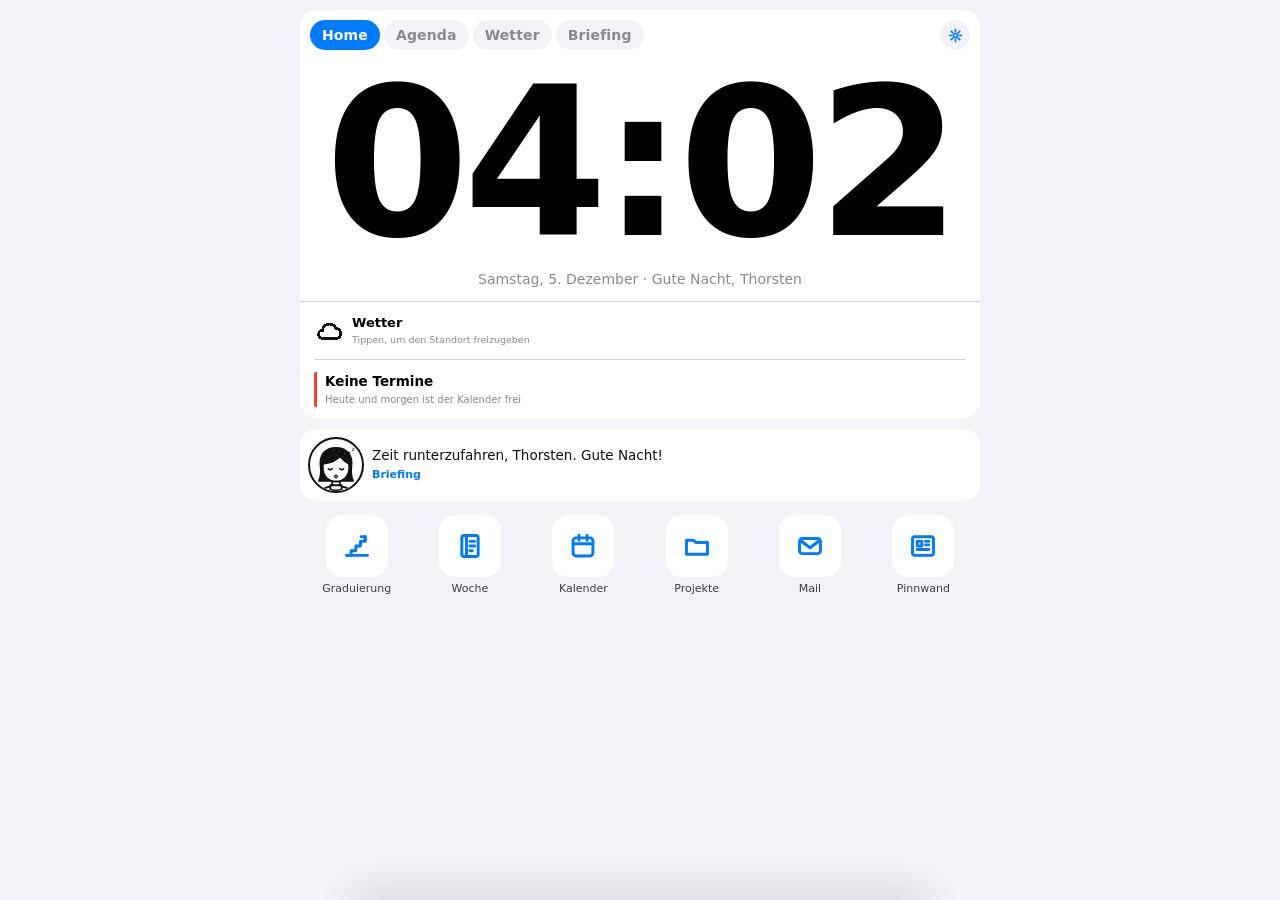
<file: start.html>
<!doctype html>
<html lang="de">
<head>
<script src="platform.js"></script>
<meta charset="utf-8">
<meta name="viewport" content="width=device-width,initial-scale=1,maximum-scale=1,user-scalable=no,viewport-fit=cover">
<meta name="color-scheme" content="light">
<title>Start</title>
<link rel="stylesheet" href="design.css">
<style>
*{box-sizing:border-box;-webkit-tap-highlight-color:transparent}
html,body{margin:0}
body{font-size:16px;line-height:1.4;overscroll-behavior-y:contain;background:#ECECEF;color:#151518}
button{font:inherit;color:inherit;background:none;border:0;padding:0;cursor:pointer;text-align:left}
.hidden{display:none!important}
svg{display:block}
.press{border:2px solid #151518;box-shadow:3px 3px 0 #151518;transition:transform .08s,box-shadow .08s}
.press:active{transform:translate(2px,2px);box-shadow:1px 1px 0 #151518}

/* Kopf */
.top{padding:14px 16px 0}
.r1{display:flex;align-items:center;gap:10px}
.sq{width:46px;height:46px;border-radius:10px;background:#fff;display:grid;place-items:center;flex:none;color:#151518}
.sp{flex:1}
.r2{display:flex;align-items:center;gap:12px;margin-top:16px}
.r2 .t{flex:1;min-width:0}
.greet{margin:0;font-size:33px;line-height:1.04;font-weight:800;letter-spacing:-.035em}
.sub{color:#5E5E66;font-size:15px;margin-top:8px;font-weight:600;display:flex;gap:8px;align-items:center;flex-wrap:wrap}
.clock{width:78px;height:78px;flex:none;border-radius:50%;border:2px solid #151518;box-shadow:3px 3px 0 #151518;background:#fff}
.content{padding:16px 16px 30px}

/* Schnell eintragen */
.qa{display:flex;gap:12px;align-items:stretch}
.qa label{flex:1;min-width:0;display:flex;align-items:center;gap:10px;background:#fff;border-radius:12px;padding:0 14px;height:58px}
.qa .hash{font-weight:800;font-size:20px}
.qa input{flex:1;min-width:0;border:0;outline:none;background:transparent;font-size:16px;color:#151518;font-family:var(--font)}
.qa input::placeholder{color:#8E8E96}
.qa .when{font-size:12.5px;font-weight:800;border:2px solid #151518;border-radius:7px;padding:3px 7px;background:#F2F2F4;flex:none}
.qa .plus{width:58px;height:58px;border-radius:12px;background:#F5C518;display:grid;place-items:center;flex:none}

/* Hinweis */
.alert{display:flex;align-items:center;gap:14px;width:100%;margin-top:16px;padding:14px;border-radius:12px;background:#DDF2E6}
.alert .bell{width:50px;height:50px;border-radius:10px;background:#22B573;border:2px solid #151518;display:grid;place-items:center;flex:none}
.alert .tx{flex:1;min-width:0}
.alert b{display:block;font-size:17px;font-weight:800;line-height:1.25}
.alert small{display:block;font-size:14px;color:#3A3A40;font-weight:600;margin-top:2px}

/* Ordner */
.secT{font-size:21px;font-weight:800;letter-spacing:-.02em;margin:26px 2px 10px}
.folders{display:grid;grid-template-columns:1fr 1fr;gap:16px 16px}
.fold{position:relative;padding-top:15px;display:block;width:100%}
.fold .tb{position:absolute;top:0;left:12px;width:52%;height:24px;background:var(--c);border:2px solid #151518;border-bottom:0;border-radius:9px 9px 0 0}
.fold .fb{position:relative;display:block;background:#fff;border:2px solid #151518;border-radius:6px 12px 12px 12px;box-shadow:4px 4px 0 #151518;padding:12px;min-height:124px;transition:transform .08s,box-shadow .08s}
.fold:active .fb{transform:translate(2px,2px);box-shadow:2px 2px 0 #151518}
.fold .fi{width:46px;height:46px;background:var(--c);border:2px solid #151518;border-radius:8px;display:grid;place-items:center;box-shadow:2px 2px 0 #151518}
.fold .fm{position:absolute;left:70px;right:8px;top:12px;font-size:12.5px;color:#5E5E66;line-height:1.5;font-weight:600}
.fold .fm .d-tag{margin-left:4px}
.fold b{display:block;font-size:17px;font-weight:800;margin-top:22px;line-height:1.2;word-wrap:break-word}

/* Heute-Liste */
.box{background:#fff;border:2px solid #151518;border-radius:12px;box-shadow:4px 4px 0 #151518;padding:14px 16px 6px}
.sec-h{display:flex;align-items:center;gap:12px;margin-bottom:4px}
.sec-h .t{flex:1;min-width:0}
.sec-h h2{margin:0;font-size:21px;font-weight:800;letter-spacing:-.02em}
.sec-h small{display:block;color:#5E5E66;font-size:14px;margin-top:1px;font-weight:600}
.gauge{display:flex;align-items:center;gap:6px;flex:none;font-weight:800;font-size:15px}
.gauge svg{width:58px;height:38px}
.task{display:flex;gap:14px;align-items:center;padding:12px 0;border-bottom:1.5px solid #E2E2E7}
.task:last-of-type{border-bottom:0}
.ck{width:28px;height:28px;border-radius:7px;border:2px solid #151518;flex:none;display:grid;place-items:center;background:#fff;transition:background .15s}
.task.done .ck{background:#22B573}
.task.pop .ck{animation:pop .3s ease}
@keyframes pop{50%{transform:scale(1.2)}}
.task .tx{flex:1;min-width:0}
.task .tx b{display:block;font-size:16.5px;font-weight:700;word-wrap:break-word;line-height:1.3}
.task .tx span{display:block;font-size:13.5px;color:#5E5E66;margin-top:1px}
.task.done .tx b{color:#8E8E96;text-decoration:line-through}
.add{display:flex;align-items:center;gap:14px;padding:12px 0;font-weight:800;width:100%;border-top:1.5px solid #E2E2E7}
.add i{width:28px;height:28px;border-radius:7px;border:2px dashed #151518;display:grid;place-items:center;font-style:normal;font-size:19px;line-height:1}
.note{color:#5E5E66;font-size:14.5px;padding:8px 0}

/* Karten */
.cards{display:flex;flex-direction:column;gap:16px;margin-top:18px}
.card{background:#fff;border:2px solid #151518;border-radius:12px;box-shadow:4px 4px 0 #151518;padding:14px 16px;width:100%;display:block}
button.card:active{transform:translate(2px,2px);box-shadow:2px 2px 0 #151518}
.ch{display:flex;align-items:center;gap:10px;margin-bottom:10px}
.ci{width:36px;height:36px;border-radius:8px;background:var(--c,#F5C518);border:2px solid #151518;color:#151518;display:grid;place-items:center;flex:none}
.ch h3{margin:0;font-size:18px;font-weight:800;letter-spacing:-.015em;flex:1}
.ch .go{font-weight:800;font-size:13.5px;flex:none;text-decoration:underline}
.pill{display:inline-flex;align-items:center;gap:4px;background:#F5C518;color:#151518;font-weight:800;font-size:12px;padding:2px 7px;border-radius:5px;border:1.5px solid #151518;white-space:nowrap}
.sumtxt{font-size:16px;line-height:1.5}
.sumtxt b{font-weight:800;background:linear-gradient(transparent 62%,#F5C518 62%)}
.wxrow{display:flex;align-items:center;gap:12px;margin-top:12px;padding-top:12px;border-top:1.5px solid #E2E2E7}
.wxrow .ic{width:50px;height:50px;flex:none}
.wxrow .tp{font-size:32px;font-weight:800;letter-spacing:-.04em;line-height:1}
.wxrow .tx{font-size:13.5px;color:#5E5E66;line-height:1.35}
.wxrow .tx b{display:block;font-size:15px;color:#151518}
.hint{margin-top:10px;background:#FFF1B8;border:2px solid #151518;border-radius:9px;padding:8px 11px;font-size:13.5px;font-weight:700}
.hint+.hint{margin-top:6px}
.next{display:flex;gap:14px;align-items:center}
.next .when{flex:none;text-align:center;background:#F5C518;border:2px solid #151518;border-radius:10px;padding:9px 12px;min-width:74px;box-shadow:2px 2px 0 #151518}
.next .when b{display:block;font-size:20px;font-weight:800;line-height:1.1}
.next .when small{font-size:11.5px;font-weight:800}
.next .w{min-width:0}
.next .w b{display:block;font-size:17px;font-weight:800;line-height:1.25;word-wrap:break-word}
.next .w span{display:block;color:#5E5E66;font-size:13.5px;margin-top:2px}
.ev{display:flex;gap:12px;align-items:stretch;padding:9px 0;border-top:1.5px solid #E2E2E7}
.ev:first-of-type{border-top:0;padding-top:2px}
.ev .tm{width:50px;flex:none;font-weight:800;font-size:13.5px;line-height:1.3}
.ev .tm small{display:block;color:#5E5E66;font-weight:600;font-size:12px}
.ev .bar{width:6px;border-radius:2px;flex:none;border:1.5px solid #151518}
.ev .tt{min-width:0;flex:1}
.ev .tt b{display:block;font-weight:700;font-size:15px;word-wrap:break-word}
.ev .tt span{display:block;color:#5E5E66;font-size:12.5px}
.ev.past{opacity:.45}
.mrow{display:flex;gap:11px;align-items:center;padding:8px 0;border-top:1.5px solid #E2E2E7;width:100%}
.mrow:first-of-type{border-top:0;padding-top:2px}
.av{width:36px;height:36px;border-radius:8px;border:2px solid #151518;display:grid;place-items:center;color:#151518;font-weight:800;flex:none;font-size:14px}
.mrow .mt{min-width:0;flex:1}
.mrow .mt b{display:block;font-size:14.5px;font-weight:800;white-space:nowrap;overflow:hidden;text-overflow:ellipsis}
.mrow .mt span{display:block;font-size:13.5px;color:#5E5E66;white-space:nowrap;overflow:hidden;text-overflow:ellipsis}
.big{font-size:40px;font-weight:800;letter-spacing:-.04em;line-height:1}
.mailhead{display:flex;align-items:flex-end;gap:10px;margin-bottom:10px}
.mailhead span{color:#5E5E66;font-size:14px;font-weight:600;padding-bottom:4px}
.btns{display:flex;gap:10px;margin-top:12px}
.btns .d-btn{flex:1;padding:11px 10px;font-size:14px}
.empty{color:#5E5E66;font-size:14.5px}
.ban{border:2px solid #151518;border-radius:9px;padding:7px 11px;font-size:13.5px;font-weight:700;margin-bottom:10px}
.ban.fer{background:#DDF2E6}
.ban.hol{background:#FFE1E1}
.pin{display:flex;gap:10px;align-items:center;padding:8px 0;border-top:1.5px solid #E2E2E7;width:100%}
.pin:first-of-type{border-top:0;padding-top:2px}
.pin .e{font-size:20px;width:28px;text-align:center;flex:none}
.pin .pt{min-width:0;flex:1}
.pin .pt b{display:block;font-size:14.5px;font-weight:700;white-space:nowrap;overflow:hidden;text-overflow:ellipsis}
.pin .pt span{display:block;font-size:12.5px;color:#5E5E66}
.skel{height:14px;border-radius:4px;background:linear-gradient(90deg,#E2E2E7,#F2F2F4,#E2E2E7);background-size:200% 100%;animation:sk 1.2s infinite;margin:8px 0}
@keyframes sk{to{background-position:-200% 0}}
.foot{text-align:center;color:#5E5E66;font-size:12.5px;margin:26px 0 4px;line-height:1.5}
.burst{position:fixed;z-index:90;pointer-events:none;font-weight:800;font-size:14.5px;background:#F5C518;border:2px solid #151518;border-radius:8px;padding:4px 10px;box-shadow:2px 2px 0 #151518;animation:up 1s ease forwards}
@keyframes up{0%{opacity:0;transform:translate(-50%,6px)}20%{opacity:1;transform:translate(-50%,-6px)}100%{opacity:0;transform:translate(-50%,-30px)}}
.scrim{position:fixed;inset:0;background:var(--scrim);z-index:70;opacity:0;pointer-events:none;transition:opacity .2s}
.scrim.on{opacity:1;pointer-events:auto}
.sheet{position:fixed;left:0;right:0;bottom:0;z-index:80;background:#ECECEF;border-top:2px solid #151518;border-radius:18px 18px 0 0;padding:8px 16px 26px;transform:translateY(105%);transition:transform .25s cubic-bezier(.2,.8,.2,1)}
.sheet.on{transform:none}
.grab{width:40px;height:5px;border-radius:3px;background:#151518;margin:0 auto 14px;opacity:.3}
.field{width:100%;padding:13px 14px;border-radius:10px;border:2px solid #151518;box-shadow:3px 3px 0 #151518;background:#fff;font-size:16.5px;outline:none;margin:6px 0 14px;font-family:var(--font);color:#151518}
.opt{display:flex;align-items:center;gap:12px;padding:13px 14px;background:#fff;border:2px solid #151518;box-shadow:3px 3px 0 #151518;border-radius:12px;margin-bottom:10px;width:100%}
.opt span{flex:1}
.opt b{font-weight:800;display:block}
.opt small{color:#5E5E66;font-size:13px;display:block}
.sw{width:48px;height:28px;border-radius:14px;background:#DADADF;border:2px solid #151518;position:relative;flex:none;transition:background .2s}
.sw::after{content:"";position:absolute;left:1px;top:1px;width:20px;height:20px;border-radius:10px;background:#fff;border:2px solid #151518;transition:transform .2s}
.sw.on{background:#22B573}.sw.on::after{transform:translateX(20px)}
.lbl{font-size:12px;font-weight:800;letter-spacing:.08em;text-transform:uppercase;color:#5E5E66;margin:12px 4px 4px}
.chips{display:flex;gap:10px;flex-wrap:wrap;margin-bottom:14px}
/* ---- Assistent: Notizen ---- */
body{background:#FFFFFF;color:#1C1C1E}
.press{border:0;box-shadow:none}
.press:active{transform:scale(.97);box-shadow:none}
.sq{border-radius:50%;background:#F2F2F7}
.greet{font-size:27px;line-height:1.18;font-weight:800;letter-spacing:-.025em}
.greet .hi{font-weight:500;color:#1C1C1E}
.sub{color:#8E8E93}
.clock{border:0;background:#fff;box-shadow:0 8px 24px rgba(255,59,48,.16),inset 0 0 0 1px #EFEFF4}
#hS rect{fill:#FF3B30}
.qa label{background:#F2F2F7;border-radius:18px}
.qa .hash{color:#FF3B30}
.qa .when{border:0;border-radius:999px;background:#fff;color:#FF3B30;padding:4px 9px;box-shadow:0 2px 6px rgba(0,0,0,.08)}
.qa .plus{border-radius:50%;background:#FF3B30;box-shadow:0 8px 20px rgba(255,59,48,.35)}
.qa .plus svg *{stroke:#fff}
.alert{background:#F2F2F7;border-radius:22px;padding:16px}
.alert .bell{border:0;border-radius:50%;background:#fff}
.alert .bell svg *{stroke:#FF3B30}
.alert small{color:#636366}
.secT{font-size:18px;font-weight:700;margin:24px 2px 12px;display:flex;justify-content:space-between}
.folders{gap:12px}
.fold{padding-top:0}
.fold .tb{display:none}
.fold .fb{background:#F2F2F7;border:0;border-radius:22px;box-shadow:none;padding:14px;min-height:128px}
.fold:active .fb{transform:scale(.97);box-shadow:none}
.fold .fi{width:44px;height:44px;background:#fff;border:0;border-radius:50%;box-shadow:0 4px 12px rgba(255,59,48,.12)}
.fold .fi svg *{stroke:#FF3B30}
.fold .fm{left:68px;color:#636366;font-weight:600}
.fold b{font-weight:700;font-size:16.5px;margin-top:24px}
.fold:first-child .fb{background:#FF3B30;color:#fff;box-shadow:0 12px 26px rgba(255,59,48,.32)}
.fold:first-child .fm{color:rgba(255,255,255,.82)}
.fold:first-child .d-tag{background:#fff;color:#FF3B30}
.box{background:#F2F2F7;border:0;border-radius:22px;box-shadow:none}
.sec-h h2{font-size:19px;font-weight:700}
.sec-h small{color:#8E8E93}
.task{border-bottom:1px solid #E5E5EA}
.ck{border:2px solid #C7C7CC;border-radius:9px}
.task.done .ck{background:#FF3B30;border-color:#FF3B30}
.task .tx b{font-weight:600}
.task .tx span{color:#8E8E93}
.task.done .tx b{color:#AEAEB2}
.add{border-top:1px solid #E5E5EA;color:#FF3B30;font-weight:700}
.add i{border:2px dashed #C7C7CC;border-radius:9px}
.card{background:#F2F2F7;border:0;border-radius:22px;box-shadow:none}
button.card:active{transform:scale(.98);box-shadow:none}
.ci{border:0;border-radius:50%;background:#fff!important;box-shadow:0 4px 12px rgba(255,59,48,.1)}
.ci svg *{stroke:#FF3B30}
.ch h3{font-weight:700;font-size:17px}
.ch .go{font-weight:600;font-size:13px;text-decoration:none;color:#8E8E93}
.pill{background:#FF3B30;color:#fff;border:0;border-radius:999px;padding:2px 9px}
.sumtxt b{font-weight:700;background:none;color:#FF3B30}
.wxrow{border-top:1px solid #E5E5EA}
.hint{background:#fff;border:0;border-radius:14px;font-weight:600;box-shadow:inset 3px 0 0 #FF3B30}
.next .when{background:#FF3B30;color:#fff;border:0;border-radius:18px;box-shadow:0 8px 18px rgba(255,59,48,.3)}
.ev{border-top:1px solid #E5E5EA}
.ev .bar{border:0;border-radius:3px;width:5px}
.mrow{border-top:1px solid #E5E5EA}
.av{border:0;border-radius:50%;color:#fff}
.ban{border:0;border-radius:14px}
.ban.fer{background:#FFF0EF;color:#D70015}
.ban.hol{background:#FDECEC;color:#B4262B}
.pin{border-top:1px solid #E5E5EA}
.skel{background:linear-gradient(90deg,#ECECF2,#F2F2F7,#ECECF2);background-size:200% 100%}
.foot{color:#AEAEB2}
.burst{background:#FF3B30;color:#fff;border:0;border-radius:999px;box-shadow:0 6px 14px rgba(255,59,48,.35)}
.sheet{background:#fff;border-top:0;border-radius:26px 26px 0 0}
.grab{background:#C9C9D6;opacity:1}
.field{border:0;box-shadow:none;background:#F2F2F7;border-radius:16px}
.opt{background:#F2F2F7;border:0;box-shadow:none;border-radius:18px}
.sw{background:#E5E5EA;border:0}
.sw::after{left:3px;top:3px;width:22px;height:22px;border:0;box-shadow:0 1px 3px rgba(0,0,0,.2)}
.sw.on{background:#FF3B30}
.lbl{letter-spacing:.04em;color:#8E8E93}
body{background:#fff}
.sq{background:#F2F2F7;border-radius:50%;box-shadow:none}
.greet{font-size:30px;line-height:1.08;text-transform:uppercase;color:#FF3B30;font-weight:800;letter-spacing:-.005em}
.greet .hi{color:#1C1C1E}
.sub{color:#8E8E93}
.sub .d-tag{background:#FFF3C4;color:#9A6B00}
.clock{box-shadow:0 1px 2px rgba(0,0,0,.06),0 8px 22px rgba(0,0,0,.08),inset 0 0 0 .5px #DCDCE0}
#hS rect{fill:#FF3B30}
.qa label{background:#F2F2F7;border:0;box-shadow:none;border-radius:12px}
.qa .hash{color:#D99A00}
.qa .when{background:#fff;color:#FF3B30}
.qa .plus{background:#FF3B30;border-radius:50%;box-shadow:0 6px 16px rgba(255,59,48,.35)}
.qa .plus svg *{stroke:#fff}
.alert{background:#FFF8D6;color:#1C1C1E;border:0;box-shadow:none;border-radius:14px}
.alert .bell{background:#FFCC00;border-radius:50%}
.alert .bell svg *{stroke:#1C1C1E}
.alert small{color:#8A6D00}
.secT{text-transform:uppercase;font-size:17px;font-weight:800;color:#1C1C1E;margin-top:24px}
.fold .fb,.fold:first-child .fb{background:#F2F2F7;color:#1C1C1E;border:0;box-shadow:none;border-radius:14px;min-height:104px;padding:12px}
.fold .fi,.fold:first-child .fi{--k:#FF3B30;width:34px;height:34px;border-radius:50%;background:var(--k);box-shadow:none}
.fold:nth-child(2) .fi{--k:#007AFF}.fold:nth-child(3) .fi{--k:#FFCC00}.fold:nth-child(4) .fi{--k:#FF9500}.fold:nth-child(5) .fi{--k:#5AC8FA}.fold:nth-child(6) .fi{--k:#8E8E93}
.fold .fi svg{width:18px;height:18px}
.fold .fi svg *{stroke:#fff}
.fold .fm,.fold:first-child .fm{left:56px;top:13px;color:#8E8E93;font-weight:500}
.fold .d-tag,.fold:first-child .d-tag{background:#FF3B30;color:#fff}
.fold b{font-weight:700;color:#3A3A3C;margin-top:18px;font-size:16px}
.fold .fb,.fold:first-child .fb{display:grid;grid-template-columns:34px minmax(0,1fr);grid-template-areas:"i m" "n n";column-gap:10px;row-gap:14px;align-content:space-between;min-height:104px}
.fold .fi,.fold:first-child .fi{grid-area:i;align-self:start}
.fold .fm,.fold:first-child .fm{grid-area:m;position:static;left:auto;top:auto;right:auto;align-self:center;font-size:12.5px;line-height:1.35;overflow-wrap:anywhere;min-width:0}
.fold .fm .d-tag{margin-left:4px;vertical-align:1px;white-space:nowrap}
.fold b{grid-area:n;margin:0;align-self:end;line-height:1.2}
.greet{font-size:clamp(24px,7.4vw,30px)}
.fold{display:flex}
.fold .fb,.fold:first-child .fb{flex:1;width:100%}
.box,.card{background:#fff;border:0;border-top:.5px solid #DCDCE0;box-shadow:none;border-radius:0;padding:16px 2px 8px}
.sec-h h2,.ch h3{text-transform:uppercase;font-weight:800;font-size:16px;color:#1C1C1E;letter-spacing:0}
.task{border-bottom:.5px solid #DCDCE0}
.ck{border-radius:50%;border:1.5px solid #C7C7CC;background:#fff;box-shadow:none;width:24px;height:24px}
.task.done .ck{background:#FF3B30;border-color:#FF3B30;box-shadow:none}
.add{color:#FF3B30;border-top:.5px solid #DCDCE0}
.add i{border-radius:50%;border-color:#C7C7CC}
.ci{background:#F2F2F7!important;border-radius:50%;box-shadow:none}
.ci svg *{stroke:#FF3B30}
.sumtxt b{background:none;color:inherit;font-weight:700;padding:0 3px;border-radius:4px}
.sumtxt b:nth-of-type(3n+1){background:#C9F3EA;color:#0B7F6E}
.sumtxt b:nth-of-type(3n+2){background:#FFE2C2;color:#B85C00}
.sumtxt b:nth-of-type(3n){background:#F2DCFF;color:#9A2FC2}
.hint{background:#FFF8D6;box-shadow:none}
.next .when{background:#FF3B30;color:#fff;box-shadow:none;border-radius:12px}
.pill{background:#FF3B30}
.burst{background:#FF3B30}
.myday{margin:18px 0 6px}
.green{display:flex;align-items:center;gap:12px;margin:12px 0 2px;padding:10px 12px;border-radius:12px;background:#F1FAF3}
.green .gck{width:24px;height:24px;border-radius:50%;border:1.5px solid #8FD3A3;background:#fff;display:grid;place-items:center;flex:none}
.green.done .gck{background:#34C759;border-color:#34C759}
.green .gt{flex:1;min-width:0}
.green .gt small{display:block;font-size:12px;font-weight:600;color:#1E8E3E}
.green .gt b{display:block;font-size:14.5px;font-weight:500;color:#1C1C1E;line-height:1.3}
.green.done .gt b{color:#8E8E93;text-decoration:line-through}
.green .gsk{width:30px;height:30px;border-radius:50%;display:grid;place-items:center;color:#8FBF9C;flex:none}
/* Mein Tag: drei Listen wie in Erinnerungen */
.sl{margin-top:6px}
.slh{display:flex;align-items:center;gap:6px;width:100%;padding:12px 0 4px;color:var(--k);border-bottom:.5px solid #DCDCE0}
.slh b{font-size:15px;font-weight:800;text-transform:uppercase;letter-spacing:.01em}
.slh i{font-style:normal;font-weight:800;font-size:14px}
.slh .sp{flex:1}
.slh .chev{color:#AEAEB2;transition:transform .2s}
.sl.closed .chev{transform:rotate(-90deg)}
.sl.closed .slb{display:none}
.slb .task{padding:10px 0}
.slb .task .tx b{font-size:15.5px;font-weight:500}
.slb .task .tx span{font-size:12.5px}
.slb .task .tx span .od{font-style:normal;color:#FF3B30;font-weight:600}
.slb .task:last-child{border-bottom:0}
.slb .ck{width:22px;height:22px}
.task.done .ck{background:var(--k,#FF3B30)!important;border-color:var(--k,#FF3B30)!important}
.fl{width:30px;height:30px;display:grid;place-items:center;flex:none;border-radius:50%}
.slempty{color:#AEAEB2;font-size:13.5px;padding:10px 0 6px}
#tasks .add{border-top:0;margin-top:4px}
/* Körbe – nachgebaut als 3D-Ablagen */
.trays{display:grid;grid-template-columns:1fr 1fr;gap:clamp(14px,5vw,30px);margin:6px 0 20px;padding:0 4px}
.tray{display:flex;flex-direction:column;align-items:center;gap:12px;min-width:0}
.tbox{position:relative;width:100%;max-width:168px;aspect-ratio:1/1;border-radius:22%;display:block;
  box-shadow:0 14px 28px -10px rgba(0,0,0,.28),0 3px 8px rgba(0,0,0,.08)}
.tray.blue .tbox{background:linear-gradient(180deg,#9FD3FF 0%,#7EC0FF 45%,#5AA6F7 78%,#4B92EE 100%);box-shadow:0 16px 30px -12px rgba(40,110,220,.55),0 3px 8px rgba(40,110,220,.18),inset 0 2px 0 rgba(255,255,255,.65),inset 0 -3px 6px rgba(20,70,170,.25)}
.tray.white .tbox{background:linear-gradient(180deg,#FFFFFF 0%,#F4F4F6 48%,#DCDCE1 82%,#C9C9CF 100%);box-shadow:0 16px 30px -12px rgba(0,0,0,.35),0 3px 8px rgba(0,0,0,.08),inset 0 2px 0 #fff,inset 0 -3px 6px rgba(0,0,0,.10)}
.well{position:absolute;left:6%;right:6%;top:5%;height:62%;border-radius:20% 20% 16% 16%/24% 24% 20% 20%;overflow:hidden}
.tray.blue .well{background:#123E57;box-shadow:inset 0 3px 8px rgba(0,0,0,.45)}
.tray.white .well{background:#2E3134;box-shadow:inset 0 3px 8px rgba(0,0,0,.55)}
.well .back{position:absolute;left:0;right:0;bottom:0;height:62%;border-radius:22% 22% 0 0/40% 40% 0 0}
.tray.blue .well .back{background:linear-gradient(180deg,#1C5674,#1A5170)}
.tray.white .well .back{background:linear-gradient(180deg,#3B3E42,#35383C)}
.front{position:absolute;left:0;right:0;bottom:0;height:36%;border-radius:0 0 22% 22%/0 0 60% 60%;display:grid;place-items:center;z-index:3}
.tray.blue .front{background:linear-gradient(180deg,rgba(150,205,255,.0),rgba(80,150,240,.0));}
.front::before{content:"";position:absolute;left:4%;right:4%;top:-3px;height:8px;border-radius:50%;}
.tray.blue .front::before{display:none}
.tray.white .front::before{background:linear-gradient(180deg,rgba(255,255,255,.95),rgba(255,255,255,0))}
.ico{display:grid;place-items:center;margin-top:6%}
.tray.blue .ico{color:#3E86E0;filter:drop-shadow(0 1px 0 rgba(255,255,255,.55)) drop-shadow(0 -1px 0 rgba(20,80,170,.35))}
.tray.white .ico{color:#A9A9B0;filter:drop-shadow(0 1px 0 #fff) drop-shadow(0 -1px 0 rgba(0,0,0,.12))}
.ico svg{width:clamp(24px,8vw,34px);height:auto}
.tcard{position:absolute;left:5%;right:5%;height:40%;background:#fff;border-radius:12px;box-shadow:0 2px 7px rgba(0,0,0,.35);display:flex;align-items:center;gap:7px;padding:0 10px;z-index:2}
.tcard i{width:clamp(10px,3.2vw,14px);height:clamp(10px,3.2vw,14px);border-radius:4px;border:1.5px solid #8E8E93;flex:none}
.tcard span{font-size:clamp(10px,3vw,13px);font-weight:700;color:#1C1C1E;white-space:nowrap;overflow:hidden;text-overflow:ellipsis}
.tcard.c0{bottom:-2%;transform:rotate(-1.4deg);left:4%;right:5%}
.tcard.c1{bottom:20%;transform:rotate(1.6deg);left:8%;right:3%}
.tcard.c2{bottom:38%;transform:rotate(-2.2deg);left:12%;right:7%}
.tcard.c1 span,.tcard.c2 span{color:#3A3A3C}
.tl{display:flex;align-items:center;gap:8px;font-size:16px;font-weight:600;color:#8E8E93}
.tl em{font-style:normal;min-width:26px;height:26px;padding:0 8px;border-radius:13px;background:#EFEFF4;color:#8E8E93;font-size:14px;font-weight:600;display:grid;place-items:center}
.tray:active .tbox{transform:scale(.97)}
@media (min-width:900px){
  html{background:#fff}
  .top,.content{max-width:1120px;margin-left:auto;margin-right:auto}
  .top{padding:30px 28px 0}
  .content{padding:20px 28px 40px;display:grid;grid-template-columns:minmax(0,1.25fr) minmax(0,1fr);column-gap:32px;align-items:start}
  .content>*{grid-column:1/-1}
  .folders{grid-template-columns:repeat(3,1fr)}
  #tasks{grid-column:1;margin-top:6px}
  #cards{grid-column:2;margin-top:6px}
  .greet{font-size:38px}
  .clock{width:96px;height:96px}
  .sheet{left:calc(50% - 290px);right:calc(50% - 290px)}
}
@media (min-width:1300px){.folders{grid-template-columns:repeat(6,1fr)}}
@media (min-width:900px){.trays{max-width:440px}}
/* ---- Things 3 ---- */
.top .r1{margin-bottom:-6px}
.clock{width:64px;height:64px}
.glance{display:flex;flex-wrap:wrap;gap:8px;margin:4px 0 18px}
.gl{display:inline-flex;align-items:center;gap:6px;padding:6px 12px;border-radius:999px;background:#F2F3F5;font-size:14px;font-weight:600;color:#1C1C1E;line-height:1.2}
.gl .wi{display:grid;place-items:center;width:20px;height:20px}.gl .wi svg{width:20px;height:20px}
.gl.soft{background:#EEF7F0;color:#1E7B3A}
.gl.warn{background:#FFF6DA;color:#8A6500}
.trays{margin:0 0 18px}
.qa{margin-bottom:6px}
#tasks{margin-top:16px}
.evs .ev{border-top:0;padding:6px 0}
.evs .ev .tm{color:#8A8F98;font-weight:600}
.evs .ev .tt b{font-weight:500}
.ban{display:none}
.tbox{max-width:140px}
.trays{max-width:380px;margin-left:auto;margin-right:auto}
@media (min-width:900px){.content{display:block!important;max-width:760px!important}.content>*{grid-column:auto}.top{max-width:760px!important}.trays{margin-left:0}}
.sheet h3,.h-mid{text-transform:none}
.sq{background:#F2F3F5}
.greet{text-transform:none;color:#1C1C1E;font-weight:800;letter-spacing:-.02em;font-size:clamp(26px,7.6vw,32px)}
.greet .hi{font-weight:500;color:#1C1C1E}
.sub{color:#8A8F98}
.sub .d-tag{background:#F2F3F5;color:#6E737C;font-weight:600}
#hS rect{fill:#2A82F6}
.qa label{background:#F0F1F4;border-radius:10px}
.qa .hash{color:#B0B4BB}
.qa .when{color:#2A82F6;background:#fff}
.qa .plus{background:#2A82F6;box-shadow:0 6px 16px rgba(42,130,246,.35)}
.alert{background:#F4F7FD;color:#1C1C1E;border-radius:12px}
.alert .bell{background:#2A82F6}
.alert .bell svg *{stroke:#fff}
.alert small{color:#6E737C}
.box,.card{border-top:1px solid #EBEBEF}
.ch h3,.sec-h h2{text-transform:none;font-size:19px;font-weight:700;letter-spacing:-.01em;color:#1C1C1E}
.ci{background:none!important;width:26px;height:26px}
.ci svg *{stroke:#2A82F6}
.myday .ci svg *{stroke:#F2A900}
.sumtxt b,.sumtxt b:nth-of-type(n){background:none;color:#1C1C1E;font-weight:700;padding:0}
.hint{background:#F4F7FD;box-shadow:none;color:#1C1C1E}
.pill,.d-tag{background:#2A82F6}
.next .when{background:#2A82F6}
.slh{border-bottom:1px solid #EBEBEF;padding-top:16px}
.slh b{text-transform:none;font-size:15.5px;font-weight:700;letter-spacing:0}
.sl[style*="#FF3B30"]{--k:#E5A400}.sl[style*="#AF52DE"]{--k:#2FB3A6}.sl[style*="#007AFF"]{--k:#2A82F6}
.slb .task,.task{border-bottom:0}
.slb .task{padding:8px 0}
.ck,.slb .ck{border-radius:6px;border:1.6px solid #C3C7CE;background:#fff;box-shadow:none;width:20px;height:20px}
.task.done .ck{background:#2A82F6!important;border-color:#2A82F6!important;box-shadow:none}
.slb .task .tx b{font-weight:400;font-size:16px}
.slb .task .tx span{color:#8A8F98}
.add{color:#2A82F6}
.add i{border-radius:6px;border-color:#C3C7CE}
.burst{background:#2A82F6}
.tl em{background:#F0F1F4}
/* ---- Startbildschirm (Launcher) ---- */
.lclock{display:block;font-size:68px;line-height:1;font-weight:800;letter-spacing:-.045em;color:#1C1C1E;font-variant-numeric:tabular-nums;margin:4px 0 12px -2px;padding:0;background:none;border:0}
.favs{margin-top:22px;padding-top:14px;border-top:.5px solid #DCDCE0}
.favs .sec-h h2{display:flex;align-items:center;gap:8px;text-transform:none;font-size:19px;font-weight:700}
.favs .sec-h h2::before{content:"";width:20px;height:20px;flex:none;background:url("data:image/svg+xml,%3Csvg xmlns='http://www.w3.org/2000/svg' viewBox='0 0 24 24'%3E%3Crect x='3' y='3' width='7.5' height='7.5' rx='2' fill='%232A82F6'/%3E%3Crect x='13.5' y='3' width='7.5' height='7.5' rx='2' fill='%23F2C200'/%3E%3Crect x='3' y='13.5' width='7.5' height='7.5' rx='2' fill='%232FB3A6'/%3E%3Crect x='13.5' y='13.5' width='7.5' height='7.5' rx='2' fill='%23EE4B4B'/%3E%3C/svg%3E") center/contain no-repeat}
.favs .lzAll{color:#2A82F6;font-size:15px;font-weight:600;background:none;border:0;padding:6px 2px}
.favs .lzL{display:flex;flex-direction:column;padding:2px 0 4px}
.favs .lzA{display:block;width:100%;text-align:left;background:none;border:0;padding:9px 2px;font-size:21px;font-weight:600;letter-spacing:-.015em;color:#1C1C1E;border-radius:8px;overflow:hidden;text-overflow:ellipsis;white-space:nowrap}
.favs .lzA:active{background:#F2F3F5}
.favs .slempty{color:#8A8F98;font-size:15px;padding:8px 2px 4px;line-height:1.4}
.favs .lzH{margin-top:10px;color:#AEB2B9;font-size:12.5px;text-align:center}
body.home .foot{display:none}
/* Drei Körbe: Mail oben links, daneben die Hinweise; darunter Eingang und Heute */
.trays{grid-template-columns:1fr 1fr;row-gap:16px;align-items:center}
.tside{display:flex;flex-direction:column;align-items:flex-start;justify-content:center;gap:8px;min-width:0;align-self:center;padding-bottom:30px}
.tside .gl{max-width:100%;white-space:normal;text-align:left;font-size:13.5px;padding:6px 11px}
.tside .gl.warn{font-size:13px}
.glance.hidden{display:none}
.tray.rose .tbox{background:linear-gradient(180deg,#FFC2B8 0%,#FF9F92 45%,#F7796B 78%,#EE5F51 100%);box-shadow:0 16px 30px -12px rgba(220,70,50,.5),0 3px 8px rgba(220,70,50,.16),inset 0 2px 0 rgba(255,255,255,.6),inset 0 -3px 6px rgba(170,40,25,.22)}
.tray.rose .well{background:#5A1F1A;box-shadow:inset 0 3px 8px rgba(0,0,0,.45)}
.tray.rose .well .back{background:linear-gradient(180deg,#76302A,#6E2B25)}
.tray.rose .front::before{display:none}
.tray.rose .ico{color:#E5584A;filter:drop-shadow(0 1px 0 rgba(255,255,255,.5)) drop-shadow(0 -1px 0 rgba(150,30,20,.35))}
.tbox{max-width:132px}
body.home .trays{margin-top:2px}
.tray.termin .tbox{background:linear-gradient(180deg,#B8F0C8 0%,#8EE0A8 45%,#5CC982 78%,#43B56B 100%);box-shadow:0 16px 30px -12px rgba(40,160,80,.5),0 3px 8px rgba(40,160,80,.16),inset 0 2px 0 rgba(255,255,255,.6),inset 0 -3px 6px rgba(20,110,50,.22)}
.tray.termin .well{background:#163F28;box-shadow:inset 0 3px 8px rgba(0,0,0,.45)}
.tray.termin .well .back{background:linear-gradient(180deg,#22573A,#1F5236)}
.tray.termin .front::before{display:none}
.tray.termin .ico{color:#3AAE63;filter:drop-shadow(0 1px 0 rgba(255,255,255,.5)) drop-shadow(0 -1px 0 rgba(20,100,40,.35))}
.tray.termin .tcard i{border:0;background:#43B56B;border-radius:3px;width:4px;height:14px}
/* Wetter-Grafik */
.glance{display:block;margin:2px 0 var(--wg,16px)}
.wxc{position:relative;display:grid;grid-template-columns:auto 1fr;align-items:center;column-gap:14px;width:100%;padding:12px 14px 10px;border-radius:20px;border:0;text-align:left;color:#1C1C1E;overflow:hidden}
.wxc.sun{background:linear-gradient(135deg,#FFF6D9 0%,#FFE7B0 100%)}
.wxc.cloud{background:linear-gradient(135deg,#EEF2F7 0%,#DCE4EE 100%)}
.wxc.rain{background:linear-gradient(135deg,#E3F1FB 0%,#C9E2F5 100%)}
.wxc.night{background:linear-gradient(135deg,#2A3350 0%,#1B2238 100%);color:#fff}
.wxc.empty{background:#F2F3F5;grid-template-columns:auto 1fr}
.wxl{display:flex;align-items:center;gap:8px}
.wxe{font-size:var(--we,40px);line-height:1}
.wxt{display:flex;flex-direction:column}
.wxt b{font-size:var(--wt,34px);font-weight:800;letter-spacing:-.03em;line-height:1}
.wxt small{font-size:12.5px;font-weight:600;opacity:.7;margin-top:3px;white-space:nowrap}
.wxr{position:relative;display:block;height:var(--wgh,62px);min-width:0}
.wxg{display:block;width:100%;height:100%}
.wxtl,.wxh{position:absolute;inset:0;pointer-events:none}
.wxh span,.wxtl span{position:absolute;transform:translateX(-50%);font-size:10px;font-weight:600;opacity:.6;white-space:nowrap}
.wxh span{bottom:0}
.wxh span:first-child,.wxtl span:first-child{transform:none}
.wxh span:last-child,.wxtl span:last-child{transform:translateX(-100%)}
.wxtl span{font-size:11px;opacity:.85}
.wxtl span:first-child{transform:none}
.wxx{grid-column:1/-1;margin-top:6px;font-size:12.5px;font-weight:600;opacity:.75;white-space:nowrap;overflow:hidden;text-overflow:ellipsis}
.wxc.night .wxg polyline{stroke:#FFD36B}
.tray.rose .tcard i{border:0;background:#2A82F6;border-radius:50%;width:8px;height:8px}
/* Startbildschirm: nur Kopf, Hinweise und Körbe – der Rest über die Leiste unten */
body.home #qaF,body.home #tasks,body.home #cards,body.home #green,body.home #alert,body.home #myday,body.home #folders{display:none!important}
body.home .content{padding-bottom:12px}
body.home .lclock{font-size:var(--ck,68px);margin-bottom:var(--cg,12px)}
body.home .tbox{max-width:var(--tb,132px)}
body.home .trays{row-gap:var(--rg,16px);margin-bottom:0}
body.home .tray{gap:var(--tg,12px)}
body.home .r2 .favs .lzA{font-size:var(--fv,17px);padding:var(--fp,5px) 2px}
body.home .greet{font-size:var(--gr,30px)}
/* Favoriten rechts neben Uhr und Begrüßung */
body.home .r2{align-items:flex-start}
.r2 .favs{flex:0 0 42%;max-width:220px;margin:6px 0 0;padding:0;border:0;text-align:right;align-self:flex-start}
.r2 .favs .lzL{display:flex;flex-direction:column;align-items:flex-end;padding:0}
.r2 .favs .lzA{display:block;max-width:100%;width:auto;text-align:right;padding:5px 2px;font-size:17px;font-weight:600;letter-spacing:-.01em;color:#1C1C1E;border-radius:8px;overflow:hidden;text-overflow:ellipsis;white-space:nowrap;background:none;border:0}
.r2 .favs .lzA:active{background:#F2F3F5}
.r2 .favs .lzAll{display:inline-block;margin-top:6px;padding:4px 2px;color:#2A82F6;font-size:14px;font-weight:600;background:none;border:0}
.r2 .favs .slempty{color:#8A8F98;font-size:13.5px;line-height:1.35;padding:4px 0}
.opt .sw{flex:0 0 48px;width:48px;height:28px;border-radius:14px}
.sw.on{background:#2A82F6}
.favs .sec-h .fall{color:#2A82F6;font-size:15px;font-weight:600}

/* ---- Kleine Dinge ---- */
.nxh{display:none}
body.home .nxh{display:block;margin:0 0 var(--wg,14px)}
body.home .nxh .nx{margin:0;padding:8px 8px 8px 14px}
body.home .nxh .nxs{height:36px}
body.home .nxh .nx b{font-size:15.5px}
.nx{display:flex;align-items:center;gap:12px;padding:12px 12px 12px 16px;border-radius:18px;background:#F2F6FE;margin:8px 0 6px}
.nx .nt{flex:1;min-width:0;display:flex;flex-direction:column}
.nx small{font-size:12.5px;font-weight:700;color:#2A82F6}
.nx b{font-size:16.5px;font-weight:700;color:#1C1C1E;white-space:nowrap;overflow:hidden;text-overflow:ellipsis;margin-top:1px}
.nx span{font-size:13px;color:#8A8F98;font-weight:500;white-space:nowrap;overflow:hidden;text-overflow:ellipsis}
.nx .nxc{font-size:20px;font-weight:800;color:#1C1C1E;font-variant-numeric:tabular-nums}
.nx.run{background:#EEF8F3}.nx.run small{color:#2E9E62}
.nxs{flex:none;display:inline-flex;align-items:center;gap:6px;height:40px;padding:0 16px;border-radius:20px;background:#2A82F6;color:#fff;font-weight:700;font-size:15px;border:0}
.nx.run .nxs{background:#fff;color:#2E9E62;box-shadow:inset 0 0 0 1.5px #BFE6D1}
.en{padding:14px 14px 12px;border-radius:18px;background:#F7F8FA;margin:8px 0}
.en>b{display:block;font-size:16px;font-weight:700}
.en>small{display:block;color:#8A8F98;font-size:13.5px;margin-top:2px}
.enb{display:grid;grid-template-columns:repeat(3,1fr);gap:8px;margin-top:10px}
.enb button{display:flex;flex-direction:column;align-items:center;gap:2px;padding:10px 4px;border-radius:14px;background:#fff;border:0;box-shadow:inset 0 0 0 1px #E6E8EC}
.enb button b{font-size:15px;font-weight:700;color:#1C1C1E}
.enb button span{font-size:11.5px;color:#8A8F98;font-weight:500}
.enb button:active{background:#EEF4FE}
.enl{font-size:13.5px;color:#8A8F98;margin:10px 2px 0}
.enl b{color:#1C1C1E}
.enl button,.par button{background:none;border:0;color:#2A82F6;font-weight:600;font-size:13.5px;padding:0 2px}
.szc{flex:none;width:28px;height:24px;border-radius:7px;border:0;font-size:12.5px;font-weight:800;display:grid;place-items:center;margin-left:2px}
.szc.sS{background:#E6F5EC;color:#2E9E62}.szc.sM{background:#FFF3D6;color:#B07A00}.szc.sL{background:#FDE7E4;color:#D2493B}
.szc.g{opacity:.7}
.szc.ro{pointer-events:none}
.spb{display:block;margin:-4px 0 6px 34px;background:none;border:0;color:#2A82F6;font-size:13.5px;font-weight:600;padding:2px 0}
.sts{margin:0 0 6px 34px;border-left:2px solid #EEF1F5;padding-left:10px}
.st{display:flex;align-items:center;gap:10px;padding:5px 0;font-size:14.5px;color:#1C1C1E}
.st.done span{color:#AEB2B9;text-decoration:line-through}
.ck.sm{width:18px!important;height:18px!important;border-radius:5px!important}
.par{font-size:13px;color:#8A8F98;padding:8px 0 2px 2px}
.adds{display:flex;gap:6px;flex-wrap:wrap}
.add.dump i{font-style:normal;border-style:solid}
.when.dumpq{min-width:34px;font-size:17px;padding:0 10px;margin-left:4px}
.kdp{color:#8A8F98;font-size:14px;line-height:1.45;margin:2px 4px 10px}
.kdt{min-height:110px;resize:vertical;line-height:1.45;font-size:16px;width:100%}
.kdl{display:flex;flex-direction:column;gap:6px;margin:8px 2px 4px;max-height:28vh;overflow:auto}
.kdr{display:flex;align-items:center;gap:10px;font-size:15px}
.kdr span{flex:1;min-width:0;overflow:hidden;text-overflow:ellipsis;white-space:nowrap}
.kdr em{font-style:normal;font-size:12px;color:#D2493B;font-weight:600;white-space:nowrap}
.spl{display:flex;flex-direction:column;gap:2px;margin:0 2px 8px;max-height:30vh;overflow:auto}
.spr{display:flex;align-items:center;gap:10px;padding:8px 4px;border-bottom:.5px solid #EBEBEF;font-size:15.5px}
.spr span{width:22px;height:22px;border-radius:50%;background:#F2F3F5;color:#8A8F98;font-size:12px;font-weight:700;display:grid;place-items:center;flex:none}
.spr b{flex:1;font-weight:500}
.spr button{background:none;border:0;color:#AEB2B9;font-size:22px;line-height:1;padding:0 6px}
.spa{display:flex;gap:8px;margin-bottom:4px}.spa .field{flex:1;margin:0}.spa .d-btn{width:48px;padding:0;font-size:22px}
.chips.sg{flex-wrap:wrap;gap:6px}.chips.sg .d-chip{font-size:13.5px;padding:6px 11px}
.row2{display:grid;grid-template-columns:1fr 1fr;gap:10px;margin-top:12px}
.sheet.tall{max-height:86vh;overflow-y:auto;overscroll-behavior:contain;-webkit-overflow-scrolling:touch;padding-bottom:28px}
.nudt{display:flex;align-items:center;justify-content:space-between;gap:12px;margin:-4px 0 10px;padding:10px 16px;background:#F2F2F7;border-radius:14px;font-weight:600}
.nudt input{font:inherit;font-size:16px;border:0;background:#fff;border-radius:10px;padding:6px 10px}
.nudt.hidden{display:none}
/* Startbildschirm: „Mein Tag“ als Ebene über dem Heute-Korb */
body.home.mdopen #tasks{display:block!important;position:fixed;inset:0;z-index:60;background:#fff;overflow-y:auto;padding:22px 18px 40px;margin:0;border:0;border-radius:0}
.mdx{display:grid;place-items:center;width:36px;height:36px;border-radius:50%;background:#F2F3F5;color:#8A8F98;border:0;margin:0 0 10px auto}
/* Wetter: nur Symbol, Temperatur und Lage */
.wxc{display:inline-grid;width:auto;max-width:100%;grid-template-columns:auto;padding:12px 20px 12px 16px}
/* Wetter in hellen Farben */
.wxc.sun{background:linear-gradient(135deg,#FFFBEA 0%,#FFF1C9 100%)}
.wxc.cloud{background:linear-gradient(135deg,#F7F9FC 0%,#EAEFF6 100%)}
.wxc.rain{background:linear-gradient(135deg,#F1F8FE 0%,#E0EEFA 100%)}
.wxc.night{background:linear-gradient(135deg,#F3F2FC 0%,#E4E6F7 100%);color:#1C1C1E}
.wxc.night .wxg polyline{stroke:#8E8CE6}

/* ================= Design „Sky“: Himmelblau, Serifen-Titel, weiße Karten ================= */
@font-face{font-family:"Assistent Serif";src:url(fonts/serif-400.woff2) format("woff2");font-weight:400;font-display:swap}
:root{--sky:#2AA7EE;--sky2:#5FC1F6;--vio:#6E7BFF;--bgs:#F1F2F5;--serif:"Assistent Serif","Instrument Serif",Georgia,"Times New Roman",serif}
html,body{background:var(--bgs)}
body{background:linear-gradient(180deg,#86CEFA 0,#BFE4FB 170px,#E6F2FB 320px,var(--bgs) 470px) no-repeat,var(--bgs)}
.sq{background:#fff!important;box-shadow:0 2px 8px rgba(30,90,150,.10)}
.greet{font-family:var(--serif);font-weight:400!important;letter-spacing:-.01em;color:var(--sky)!important;line-height:1.05}
.greet .hi{font-weight:400!important;color:#1C1C1E!important}
body.home .greet{font-size:calc(var(--gr,30px) * 1.25)}
body:not(.home) .greet{font-size:clamp(32px,9.5vw,42px)}
.lclock{font-family:var(--serif);font-weight:400;letter-spacing:-.02em}
body.home .lclock{font-size:calc(var(--ck,68px) * 1.12)}
.sub{color:#5E6672}
.sub .d-tag{background:#fff;color:#1C1C1E}
.r2 .favs .lzA{font-weight:500;color:#1C1C1E}
.r2 .favs .lzAll,.favs .sec-h .fall{color:var(--sky)}
/* Wetter: weiße Karte, himmelblaue Kurve */
.wxc,.wxc.sun,.wxc.cloud,.wxc.rain,.wxc.night{background:#fff!important;color:#1C1C1E!important;box-shadow:0 10px 28px -12px rgba(30,90,150,.25),0 1px 2px rgba(0,0,0,.04)}
.wxt b{font-family:var(--serif);font-weight:400;letter-spacing:-.01em;font-size:calc(var(--wt,34px) * 1.15)}
.wxg polyline,.wxc.night .wxg polyline{stroke:var(--sky)!important}
.wxg stop{stop-color:var(--sky)!important}
.wxg rect{fill:#B9DFFA!important;opacity:.9!important}
.wxx{display:inline-flex;align-self:start;justify-self:start;background:#E8F5FE;color:#1683C9;opacity:1;padding:4px 10px;border-radius:999px;font-size:12px;margin-top:8px}
/* Als Nächstes: wie eine Termin-Karte */
.nx{background:#fff!important;border-radius:22px;box-shadow:0 10px 28px -12px rgba(30,90,150,.28),0 1px 2px rgba(0,0,0,.04);padding:12px 10px 12px 16px}
.nx small{display:inline-flex;align-self:flex-start;align-items:center;gap:5px;background:linear-gradient(180deg,#5CC4F7,#2AA7EE);color:#fff!important;padding:3px 10px;border-radius:999px;font-size:11.5px;font-weight:600}
.nx b{font-family:var(--serif);font-weight:400!important;font-size:21px!important;letter-spacing:-.005em;margin-top:5px!important}
body.home .nxh .nx b{font-size:19px!important}
.nx.run small{background:linear-gradient(180deg,#5FD6A0,#2EB57A)}
.nxs,.nx.run .nxs{background:linear-gradient(135deg,#4CC2F7 0%,#4F96FB 55%,#7B7CFF 100%)!important;color:#fff!important;box-shadow:0 8px 18px -6px rgba(80,120,255,.55)!important;border-radius:999px}
/* Mein Tag, Energie, Karten */
.sec-h h2,.h-mid{font-family:var(--serif);font-weight:400!important;letter-spacing:-.005em}
.sec-h h2{font-size:28px!important}
.h-mid{font-size:26px!important}
.en{background:#fff;box-shadow:0 10px 28px -14px rgba(30,90,150,.25)}
.en>b{font-family:var(--serif);font-weight:400;font-size:21px}
.enb button{background:#F4F8FC;box-shadow:none}
.enb button:active{background:#E3F2FD}
body.home.mdopen #tasks{background:linear-gradient(180deg,#9AD6FB 0,#D4EEFC 160px,var(--bgs) 340px) no-repeat,var(--bgs)}
.mdx{background:#fff}
.box{background:transparent}
.d-btn.primary,#kdGo,#spGo,#nGo{background:linear-gradient(135deg,#4CC2F7 0%,#4F96FB 55%,#7B7CFF 100%)!important;color:#fff!important;border-radius:999px!important;box-shadow:0 10px 22px -8px rgba(80,120,255,.55)}
.sheet{background:#fff}
.tl{color:#6B7380}
.tl em{background:#fff}
/* ================= E-Paper ================= */
@font-face{font-family:"Assistent Mono";src:url(fonts/mono-400.woff2) format("woff2");font-weight:400;font-display:swap}
@font-face{font-family:"Assistent Mono";src:url(fonts/mono-700.woff2) format("woff2");font-weight:700;font-display:swap}
.ep{display:none}
.eps{position:absolute;left:0;right:0;top:0;height:34%;width:100%;pointer-events:none;z-index:0}
.ep>*:not(.eps){position:relative;z-index:1}
body.epon .ep{display:flex;position:fixed;inset:0;z-index:70;flex-direction:column;background:#fff;color:#111;padding:20px 26px calc(14px + env(safe-area-inset-bottom,0px));font-family:"Assistent Mono",ui-monospace,Menlo,monospace;overflow:hidden}
body.epon{overflow:hidden}
.ep button{font-family:inherit;color:#111;background:none;border:0;padding:0;text-align:left}
.ept{display:flex;align-items:center;justify-content:space-between}
.epl{display:inline-flex;align-items:center;gap:6px;font-family:var(--font);font-weight:700;font-size:20px;letter-spacing:-.02em}
.eph{display:flex;align-items:flex-start;justify-content:space-between;gap:12px;margin-top:6vh}
.epr{display:inline-flex;align-items:center;gap:14px}
.epr .eptmp{font-size:22px}
.epr{gap:8px!important}
@media (min-width:760px){body.epon .ep>*{width:100%;max-width:680px;margin-left:auto!important;margin-right:auto!important}}
/* ===== Retro-Fenster: Home · Agenda · Wetter ===== */
body.epon .ep{background:#FFFFFF!important;padding:8px 6px calc(10px + env(safe-area-inset-bottom,0px))!important;--rc:#FFFFFF;--ro:#FF4A00;--rm:#555555}
.rw{flex:none;background:var(--rc);border:2.5px solid #111;border-radius:16px;overflow:hidden;display:flex;flex-direction:column}
.rwt{display:flex;align-items:center;gap:3px;height:30px;padding:0 6px;border-bottom:2.5px solid #111;background:var(--rc)}
.rwb{display:inline-flex;gap:4px;flex:none;margin-right:2px}.rwb i{width:11px;height:11px;border:2px solid #111;border-radius:2px;display:block}
.rwb .r{background:#E2574C}.rwb .y{background:#E9B93A}.rwb .g{background:#57B05A}
.rwg{flex:none;width:6px;height:16px;background:repeating-linear-gradient(90deg,#111 0 1.5px,transparent 1.5px 3px)}
.ep .rtab{flex:none;height:19px;padding:0 6px!important;font-size:10.5px;font-weight:700!important;letter-spacing:.01em;border-radius:3px!important;color:#111;line-height:19px}
.ep .rtab{position:relative;z-index:1;transition:color .28s ease}
.ep .rtab.on{background:none!important;color:#fff!important}
.rwt{position:relative}
.rind{position:absolute;top:50%;left:0;height:19px;margin-top:-9.5px;width:60px;background:#111;border-radius:4px;pointer-events:none;transform-origin:0 50%;transition:transform .34s cubic-bezier(.3,1.35,.45,1);will-change:transform}
.rp.lqp{animation:lqPane .32s cubic-bezier(.2,.9,.3,1) both;transform-origin:50% 0;will-change:transform,opacity}
@keyframes lqPane{0%{opacity:0;transform:translate3d(0,10px,0) scale(.97)}60%{opacity:1;transform:translate3d(0,-1px,0) scale(1.004)}100%{opacity:1;transform:none}}
@media (prefers-reduced-motion:reduce){.rind{transition:none}.rp.lqp{animation:none}}
.rwl{flex:1;min-width:6px;height:15px;background:repeating-linear-gradient(180deg,#111 0 1.5px,transparent 1.5px 3.5px)}
.ep .rset{flex:none;display:grid;place-items:center;width:22px;height:22px}
.rp{display:flex;flex-direction:column}.rp[hidden]{display:none}
.rblk{background:#fff;padding:8px 12px 10px;text-align:center}
.ep #epW{display:block;width:100%;margin:0;white-space:nowrap;font-variant-numeric:tabular-nums;text-align:center!important;font-size:clamp(62px,23vw,104px)!important;line-height:1;font-weight:700!important;letter-spacing:.02em;color:transparent!important;background:repeating-linear-gradient(180deg,#111 0 3px,rgba(17,17,17,.16) 3px 5px)!important;-webkit-background-clip:text!important;background-clip:text!important}
.ep .epd{margin:2px 0 0;font-size:11.5px;color:#111;letter-spacing:.02em;white-space:nowrap;overflow:hidden;text-overflow:ellipsis}
.rstr{height:8px;background:linear-gradient(180deg,var(--ro) 0 3px,var(--rc) 3px 4.5px,var(--ro) 4.5px 6px,var(--rc) 6px 7px,var(--ro) 7px 8px)}
.ep .rwx{display:flex;align-items:center;gap:8px;width:100%;padding:10px 12px 9px!important}
.rwx svg{flex:none}.rwx .t{font-size:30px;font-weight:700!important;line-height:1;letter-spacing:-.02em}
.rwx .i{flex:1;min-width:0;text-align:right;display:flex;flex-direction:column;gap:1px}
.rwx .i b{font-size:13px;font-weight:700!important;white-space:nowrap;overflow:hidden;text-overflow:ellipsis}.rwx .i span{font-size:11.5px;font-weight:700!important}
.rwx .i small{font-size:9.5px;color:var(--rm);white-space:nowrap;overflow:hidden;text-overflow:ellipsis}.rwx .i small em{font-style:normal;color:#3F7FB5}
.ep .epe{display:flex!important;flex-direction:row!important;align-items:center;gap:10px;background:none!important;color:#111!important;border-radius:0!important;border-top:1.5px solid #111!important;margin:0 12px;width:auto!important;padding:10px 0 11px!important}
.epe .l{flex:1;min-width:0;border-left:3px solid #111;padding-left:8px;display:flex;flex-direction:column;gap:2px}
.ep .epe b{font-size:13.5px;font-weight:700!important;white-space:nowrap;overflow:hidden;text-overflow:ellipsis}.ep .epe span{font-size:10px;font-weight:700!important;opacity:1;color:#111}
.epe .w{flex:none;font-size:13px;font-weight:700!important;color:#111;white-space:nowrap}
.rhd{background:#fff;color:#111;display:flex;align-items:center;justify-content:space-between;gap:10px;padding:8px 12px}
.rhd b{font-size:17px;font-weight:700!important;display:flex;align-items:center;gap:7px;white-space:nowrap}.rhd svg *{stroke:#111}
.rhd .x{text-align:right;font-size:11.5px;font-weight:700!important;line-height:1.35;min-width:0}.rhd .x small{display:block;font-size:9.5px;font-weight:400!important}.rhd .x .hi{color:#C9412F}.rhd .x .lo{color:#3F7FB5}
.rag{display:flex;flex-direction:column;padding:4px 12px 6px}
.ep .rar{display:flex;align-items:center;gap:10px;padding:7px 0;width:100%;border-bottom:1px solid #DDDDDD!important}.ep .rar:last-child{border-bottom:0!important}
.rar .l{flex:1;min-width:0;border-left:3px solid #111;padding-left:8px;display:flex;flex-direction:column;gap:1px}
.rar b{font-size:12.5px;font-weight:700!important;white-space:nowrap;overflow:hidden;text-overflow:ellipsis}.rar span{font-size:9.5px;font-weight:700!important}
.rar .w{flex:none;font-size:10.5px;color:var(--rm);white-space:nowrap}.rar.rnx b{font-size:13.5px}.rar.rnx .w{color:#111;font-size:13px;font-weight:700!important}
.rem{padding:16px 12px;font-size:12px;color:var(--rm);text-align:center}
.rhr{display:grid;grid-template-columns:repeat(6,1fr);gap:2px;padding:8px 8px 6px;border-bottom:1.5px solid #111}
.rhr div{display:flex;flex-direction:column;align-items:center;gap:1px;font-size:9px}.rhr b{font-size:12px;font-weight:700!important}.rhr small{font-size:8.5px;color:#3F7FB5}
.rdl{display:flex;flex-direction:column;padding:4px 12px 6px}
.rdr{display:grid;grid-template-columns:30px 22px 1fr auto 38px 38px;align-items:center;gap:6px;padding:3.5px 0;font-size:11px}
.rdr b{font-weight:700!important}.rdr span{white-space:nowrap;overflow:hidden;text-overflow:ellipsis;font-weight:700!important}.rdr small{font-size:9px;color:#3F7FB5;white-space:nowrap}
.rdr .lo{text-align:right;color:#3F7FB5;font-weight:700!important}.rdr .hi{text-align:right;color:#C9412F;font-weight:700!important}
/* Bereiche: die frühere untere Leiste sitzt jetzt im Fenster */
.rnav{display:grid;grid-template-columns:repeat(7,1fr);gap:4px;padding:7px 8px 8px;border-top:2.5px solid #111;background:#FFFFFF}
.ep .rnav button{position:relative;display:flex;flex-direction:column;align-items:center;gap:2px;min-width:0;font-size:8.5px;color:#111}
.rnav .ni{display:grid;place-items:center;width:100%;max-width:40px;aspect-ratio:1;background:var(--rc);border:2px solid #111;border-bottom-width:3.5px;border-radius:24%}
.rnav .ni svg{width:20px;height:20px;stroke-width:2.4;stroke-linecap:square;stroke-linejoin:miter;shape-rendering:crispEdges}
.rnav button:active .ni{background:#111;transform:translateY(1.5px);border-bottom-width:2px}.rnav button:active svg{color:var(--rc)}
.rnav .mg .ni{background:#111}.rnav .mg svg{color:var(--ro)}
.rnav em{position:absolute;top:-4px;right:0;min-width:15px;height:15px;padding:0 3px;border:1.5px solid #111;border-radius:8px;background:var(--ro);font-style:normal;font-size:9px;font-weight:700;line-height:12px;text-align:center}
.rnav span{white-space:nowrap;overflow:hidden;text-overflow:ellipsis;max-width:100%}
.ep.f3 .rnav span{display:none}
.ep .rnav{display:none!important}
@media (min-width:900px){.rnav{display:none}}
/* Kacheln im Pixel-Stil */
.ep .eptiles{grid-template-columns:repeat(5,1fr)!important;gap:10px 4px!important;margin-top:14px!important;padding:0 2px}
.ep .tl2 .qi{width:min(62px,15.5vw)!important;height:min(62px,15.5vw)!important;background:var(--rc);border:2.5px solid #111!important;border-bottom-width:4.5px!important;border-radius:24%!important}
.ep .tl2 .qi svg{width:28px;height:28px;stroke-width:2.5;stroke-linecap:square;stroke-linejoin:miter;shape-rendering:crispEdges}
.ep .tl2 .qi .mono{font-size:16px;font-weight:700!important}
.ep .tl2:active .qi{background:#111!important;border-bottom-width:2.5px!important;transform:translateY(2px)}
.ep .tl2 small{font-size:9.5px!important;color:#111}
.ep .epa{margin-top:auto!important;background:var(--rc);border:2.5px solid #111!important;border-bottom-width:4.5px!important;border-radius:14px!important;padding:9px 14px!important}
.ep .epa small{color:#111;font-weight:700!important}.ep .epa b{font-weight:700!important}
.ep .eptiles+.epfc+.epa{margin-top:auto!important}
.ep.f1 #epW{font-size:clamp(54px,19vw,84px)!important}.ep.f2 .eptiles{gap:7px 6px!important;margin-top:10px!important}.ep.f2 .tl2 .qi{width:min(50px,12.5vw)!important;height:min(50px,12.5vw)!important}
.ep.f3 .epa span{display:none}.ep.f3 .rwx .i small{display:none}.ep.f4 .tl2 small{display:none}.ep.f5 .epa{display:none}
@media (min-width:760px){.ep .eptiles{grid-template-columns:repeat(6,1fr)!important}}
/* Drei Listen: Priorität · Woche · Monat auf dem Startbildschirm */
.ep3{display:grid;grid-template-columns:repeat(3,1fr);gap:10px;margin-top:12px}
.ep3:empty{display:none}
.ep .ep3 button{height:70px;border-radius:16px;color:#fff;padding:9px 12px 8px;display:flex;flex-direction:column;justify-content:space-between;text-align:left;font-family:inherit}
.ep .ep3 button:active{transform:scale(.97)}
.ep3 .t{display:flex;align-items:center;justify-content:space-between}
.ep3 .g{width:24px;height:24px;border-radius:50%;background:#fff;display:grid;place-items:center;font-size:11.5px;font-weight:700}
.ep3 .n{font-size:22px;font-weight:700;line-height:1}
.ep3 .l{font-size:13.5px;font-weight:600}
.ep .ep3 .k2{background:#FF3B30}.ep3 .k2 .g{color:#FF3B30}
.ep .ep3 .k1{background:#34C759}.ep3 .k1 .g{color:#34C759}
.ep .ep3 .k0{background:#007AFF}.ep3 .k0 .g{color:#007AFF}
.ep .ep3 .pl{grid-column:1/-1;height:auto;flex-direction:row;align-items:center;gap:10px;background:#fff;color:#000;padding:10px 12px}
.ep3 .pl .g{background:#FF9500;color:#fff;width:28px;height:28px;font-size:14px}
.ep3 .pl b{flex:1;font-size:14.5px;font-weight:600}.ep3 .pl small{color:#FF9500;font-weight:600;font-size:14px}
.ep.f3 .ep3 .pl{display:none}.ep.f4 .ep3 button:not(.pl){height:56px}.ep.f4 .ep3 .l{display:none}
.epbrf{display:inline-flex;flex:none;white-space:nowrap;align-items:center;gap:6px;height:36px;padding:0 14px 0 12px;border:1.5px solid #111!important;border-radius:18px!important;background:#fff;color:#111;font:inherit;font-size:14px;font-weight:700}
.brf{position:fixed;inset:0;z-index:75;font-family:"Assistent Mono",ui-monospace,monospace;background:#fff;color:#111;display:none;flex-direction:column;padding:calc(env(safe-area-inset-top,0px) + 18px) 20px calc(env(safe-area-inset-bottom,0px) + 22px);box-sizing:border-box;max-width:640px;margin:0 auto}
.brf.on{display:flex}
.brh{display:flex;align-items:center;justify-content:space-between;gap:12px;flex:none}
.brh h2{margin:0;font-size:26px;font-weight:700;letter-spacing:-.02em;line-height:1.1}.brh p{margin:4px 0 0;font-size:14px;color:#555}
.brx{flex:none;display:grid;place-items:center;padding:0;width:36px;height:36px;border:1.5px solid #111;border-radius:50%;background:#fff;font-size:18px;line-height:1;color:#111}
.brs{flex:none;margin:12px 0 4px;padding:10px 12px;background:#111;color:#fff;border-radius:10px;font-size:15px;font-weight:700;line-height:1.3}
.brb{flex:1;min-height:0;overflow:hidden;display:flex;flex-direction:column}
.brl{flex:none;font-size:11.5px;letter-spacing:.08em;text-transform:uppercase;margin:12px 0 2px;padding-bottom:4px;border-bottom:1.5px solid #111;display:flex;justify-content:space-between}
.bri{flex:none;display:flex;align-items:baseline;gap:10px;padding:7px 0;border-bottom:1px solid #DDD;font-size:15.5px;line-height:1.3}
.bri i{flex:none;font-style:normal;font-weight:700;min-width:52px;font-size:14px}.bri span{flex:1;min-width:0;overflow:hidden;text-overflow:ellipsis;white-space:nowrap}.bri small{flex:none;font-size:12px;color:#555}
.bri.nx span{font-weight:700}.bri .bx{flex:none;align-self:center;width:15px;height:15px;min-width:0;border:1.5px solid #111;border-radius:4px}
.brm{flex:none;font-size:13px;color:#555;padding:6px 0}
.epmw{margin-top:10px}.epmw:empty{display:none}
@media (max-width:899px){body .epmw{display:none!important}}
.ep .epmw .epm{width:100%;display:flex;align-items:center;gap:8px;min-width:0;background:#fff;border:0;border-radius:16px;padding:8px 14px 8px 8px;font-family:inherit;margin:0!important;text-align:left;color:#111}
.epm .mav{flex:none;width:52px;height:52px;border-radius:50%;overflow:hidden;background:#fff;border:2px solid #111}
.epm .mbub{flex:1;min-width:0;display:flex;flex-direction:column;gap:2px}
html body .ep .epm .mt,html.dl body .ep .epm .mt{font-size:12.5px;line-height:1.3;color:#111!important;font-weight:500!important;display:-webkit-box;-webkit-line-clamp:3;-webkit-box-orient:vertical;overflow:hidden}
html body .ep .epm .ms,html.dl body .ep .epm .ms{font-size:11px;font-weight:700!important;color:var(--accent,#007AFF)!important;white-space:nowrap;overflow:hidden;text-overflow:ellipsis}
.epm[data-wide] .mav{width:56px;height:56px}.epm[data-wide] .mt{font-size:13.5px!important;-webkit-line-clamp:2!important}
.epm.mnew .mav{animation:modPop .5s cubic-bezier(.3,1.6,.5,1)}.epm.mnew .mbub{animation:modIn .35s ease-out}.epm.mnew .ave{transform-box:fill-box;transform-origin:center;animation:avBlink .9s ease-in-out 1}
.ep.f4 .epm .ms{display:none}.ep.f4 .epm .mav{width:44px;height:44px}
@media (prefers-reduced-motion:reduce){.epm.mnew .mav,.epm.mnew .mbub,.epm.mnew .ave{animation:none}}
html body .ep .epa.mod,html.dl body .ep .epa.mod{flex-direction:row!important;align-items:center;gap:10px;padding:8px 12px 8px 8px!important;text-align:left}
.epa.mod .mav{flex:none;width:58px;height:58px;border-radius:50%;overflow:hidden;background:#fff;border:2px solid #111}
.epa.mod .mbub{flex:1;min-width:0;display:flex;flex-direction:column;gap:3px}
html body .ep .epa.mod .mt,html.dl body .ep .epa.mod .mt{opacity:1!important;color:#111!important;font-weight:500!important}
html.dl body .ep .epa.mod .ms{opacity:1!important}
.epa.mod .mt{font-size:14px;line-height:1.35;color:#111;display:-webkit-box;-webkit-line-clamp:3;-webkit-box-orient:vertical;overflow:hidden}
.epa.mod .ms{font-size:12px;font-weight:700;color:var(--accent,#007AFF)}
.epa.mnew .mav{animation:modPop .5s cubic-bezier(.3,1.6,.5,1)}.epa.mnew .mbub{animation:modIn .35s ease-out}
.epa.mnew .ave{transform-box:fill-box;transform-origin:center;animation:avBlink .9s ease-in-out 1}
@keyframes modPop{0%{transform:scale(.85)}60%{transform:scale(1.06)}100%{transform:none}}
@keyframes modIn{0%{opacity:0;transform:translate3d(-6px,0,0)}100%{opacity:1;transform:none}}
.ep.f3 .epa.mod .mav{width:46px;height:46px}.ep.f3 .epa.mod .mt{-webkit-line-clamp:2;font-size:13px}.ep.f4 .epa.mod .ms{display:none}
.ep.f5 .epa.mod{display:flex!important}.ep.f5 .epa.mod .mav{width:40px;height:40px}.ep.f5 .epa.mod .mt{-webkit-line-clamp:2;font-size:12.5px}
@media (prefers-reduced-motion:reduce){.epa.mnew .mav,.epa.mnew .mbub,.epa.mnew .ave{animation:none}}
.brh p{margin:0;font-size:13px;color:var(--mute,#555);letter-spacing:.01em;align-self:center}
.bra{flex:none;display:flex;align-items:center;gap:12px;margin:12px 0 6px}
.brav{position:relative;flex:none;width:92px;height:92px;padding:0;border:0;background:none;--rgb:rgba(0,0,0,.08)}
.brrg{position:absolute;inset:0;width:100%;height:100%}.brrg circle:last-child{transition:stroke-dashoffset .9s cubic-bezier(.3,1,.4,1)}
.brfa{position:absolute;inset:8px;display:block;border-radius:50%;overflow:hidden;background:#fff;animation:avBob 3.6s ease-in-out infinite}
.brav .ave{transform-box:fill-box;transform-origin:center;animation:avBlink 4.8s infinite}
.brav .ava{transform-origin:55px 110px;animation:avSway 5s ease-in-out infinite}
@keyframes avSway{0%,100%{transform:rotate(0)}50%{transform:rotate(-2deg)}}
.brav .avz{animation:avZ 2.6s ease-in-out infinite}.brav .avz.z2{animation-delay:.9s}
.brav .avs{transform-origin:84px 29px;animation:avStar 1.6s ease-in-out infinite}
.brav.hop .brfa{animation:avHop .7s cubic-bezier(.3,1.6,.5,1)}
@keyframes avBob{0%,100%{transform:translateY(0)}50%{transform:translateY(-3px)}}
@keyframes avBlink{0%,92%,100%{transform:scaleY(1)}95%{transform:scaleY(.1)}}
@keyframes avGlow{0%,100%{opacity:1}50%{opacity:.45}}
@keyframes avZ{0%{opacity:0;transform:translateY(4px)}40%{opacity:1}100%{opacity:0;transform:translateY(-6px)}}
@keyframes avStar{0%,100%{transform:scale(1) rotate(0)}50%{transform:scale(1.25) rotate(18deg)}}
@keyframes avHop{0%{transform:translateY(0) scale(1)}40%{transform:translateY(-12px) scale(1.06,.94)}100%{transform:none}}
.brbub{position:relative;flex:1;min-width:0;display:grid;background:#fff;border:2px solid #111;border-radius:18px;border-top-left-radius:6px;padding:11px 13px;font-size:15px;line-height:1.38;color:var(--ink,#111);box-shadow:0 1px 0 rgba(0,0,0,.04)}
.brbub::before{content:"";position:absolute;left:-8px;top:16px;width:13px;height:13px;background:#fff;border-left:2px solid #111;border-bottom:2px solid #111;transform:rotate(45deg)}
.brbub .bgh,.brbub .bty{grid-area:1/1}.brbub .bgh{visibility:hidden}
.brst{flex:none;display:grid;grid-template-columns:repeat(4,1fr);gap:6px;margin:6px 0 2px}
.brst span{background:var(--card,#fff);border-radius:12px;padding:7px 4px 6px;text-align:center;font-size:11px;color:var(--mute,#555);line-height:1.2;min-width:0}
.brst b{display:block;font-size:17px;color:var(--ink,#111);font-weight:700;white-space:nowrap;overflow:hidden;text-overflow:ellipsis;font-variant-numeric:tabular-nums}
.bri.bev{position:relative}.bri.bev.nx i{color:var(--accent,#007AFF)}.bri.bev.nx small{color:var(--accent,#007AFF);font-weight:700}
.bck{flex:none;align-self:center;width:20px;height:20px;padding:0;border-radius:50%;border:1.8px solid #C4C4C8;background:#fff;transition:background .2s,border-color .2s}
.bck.on{background:var(--ok,#34C759);border-color:var(--ok,#34C759);box-shadow:inset 0 0 0 3px #fff}
.bri.gone{transition:opacity .5s ease .25s,transform .5s ease .25s;opacity:.35}.bri.gone span{text-decoration:line-through}
.brf.sm .brav{width:76px;height:76px}.brf.sm .brbub{font-size:14px;padding:9px 11px}.brf.sm .bra{margin:8px 0 4px}
.brf.xs .brav{width:64px;height:64px}.brf.xs .brfa{inset:8px}.brf.xs .brbub{font-size:13px}.brf.xs .brst b{font-size:15px}
@media (prefers-reduced-motion:reduce){.brfa,.brav .ave,.brav .ava,.brav .avz,.brav .avs{animation:none!important}}

.brf.sm .bri{font-size:14px;padding:5px 0}.brf.sm .brl{margin-top:8px}.brf.sm .brs{margin-top:8px;padding:8px 12px;font-size:14px}
.brf.xs .bri{font-size:13px;padding:3px 0}.brf.xs .brh h2{font-size:22px}
.epset{display:grid;place-items:center;width:36px;height:36px;border:1.5px solid #111!important;border-radius:50%!important}
.epm{display:flex;align-items:flex-start;justify-content:space-between;gap:14px;margin-top:4vh}
.epml{flex:1;min-width:0}
.epml h1{margin:0;font-size:clamp(24px,7.4vw,34px);line-height:1.12;font-weight:700;letter-spacing:-.02em}
.eptiles{display:grid;grid-template-columns:repeat(6,1fr);gap:10px 4px;margin-top:14px}
.tl2{display:flex;flex-direction:column;align-items:center;gap:4px;min-width:0;width:100%}
.tl2 .qi{display:grid;place-items:center;width:min(50px,11.6vw);height:min(50px,11.6vw);border:1.5px solid #111;border-radius:14px}
.tl2 .qi .mono{font-size:15px;font-weight:700;letter-spacing:.02em}
.tl2:active .qi{background:#111}.tl2:active svg *{stroke:#fff}.tl2:active .mono{color:#fff}
.tl2 small{font-size:10px;max-width:100%;white-space:nowrap;overflow:hidden;text-overflow:ellipsis;text-align:center}
.epfc{margin:auto 0 10px;padding-top:8px;cursor:pointer}
.fch{font-size:11px;letter-spacing:.06em;text-transform:uppercase;margin-bottom:6px}
.fcg{display:grid;grid-template-columns:repeat(5,1fr);gap:4px;border-top:1.5px solid #111;border-bottom:1.5px solid #111;padding:8px 0 6px}
.fcd{display:flex;flex-direction:column;align-items:center;gap:2px}
.fcd small{font-size:11.5px;font-weight:700}
.fcd b{font-size:13px;font-weight:700}
.fcd em{font-style:normal;font-size:12px;opacity:.7}
.fcd .fcr{font-size:10px;font-weight:400;opacity:.75}
.fcb{position:relative;display:block;width:6px;height:var(--fcb,26px);border:1px solid #111;border-radius:4px}
.fcb i{position:absolute;left:0;right:0;background:#111;border-radius:3px}
.epclw{display:flex;justify-content:center;margin:2px 0 8px}
.ep.f1 .eph,.ep.f1 .epm{margin-top:2vh}.ep.f1 .epw{font-size:clamp(36px,11vw,48px)!important}.ep.f1 .epml h1{font-size:clamp(22px,6.4vw,28px)!important}
.ep.f2 .eptiles{gap:6px 4px;margin-top:8px}.ep.f2 .epa span{display:none}.ep.f2 .fch{display:none}.ep.f2 .fcd .fcr{display:none}
.ep.f3 .fcb{display:none}.ep.f3 .epe span{display:none}
.ep.f4 .tl2 small{display:none}.ep.f4 .epd{display:none}
.ep.f5 .epa{display:none}
@media (max-height:760px){.fch{display:none}.fcd svg{width:20px;height:20px}.epa{padding:8px 14px!important;margin-top:8px}.epe{padding:10px 16px!important}.fcb,.fcd .fcr{display:none}.fcg{padding:6px 0 4px}.fcd{gap:1px}.fch{margin-bottom:4px}}
.epcl{display:inline-flex;align-items:center;gap:7px;font-size:12px!important;color:#111;opacity:.72;padding:4px 2px!important;max-width:100%}
.epcl span{white-space:nowrap;overflow:hidden;text-overflow:ellipsis}
.epcl.dim{opacity:.45}
.epcl.hit{opacity:1;font-weight:700}
.wkp{display:flex;gap:5px;margin:2px 4px 12px}.wkp i{flex:1;height:5px;border:1.4px solid #111;border-radius:3px}.wkp i.d{background:#111}.wkp i.on{background:repeating-linear-gradient(90deg,#111 0 3px,#fff 3px 6px)}
.wkg{display:block;width:100%;max-width:330px;margin:4px auto 8px;font-family:inherit}
.wkn{display:grid;grid-template-columns:repeat(4,1fr);gap:6px;margin-bottom:8px}.wkn span{border:1.5px solid #111;border-radius:10px;padding:7px 4px;text-align:center;font-size:11px;line-height:1.25}.wkn b{display:block;font-size:17px;overflow:hidden;text-overflow:ellipsis;white-space:nowrap}
.wkm{display:grid;grid-template-columns:repeat(7,1fr);gap:6px;align-items:end;height:40px;max-width:330px;margin:0 auto;border-bottom:1.5px solid #111}.wkm span{display:flex;justify-content:center;align-items:flex-end;height:100%}.wkm em{display:block;width:10px;background:#111;border-radius:3px 3px 0 0}
.wkh{font-size:12.5px;color:#555;margin:4px 4px 8px;line-height:1.35}
.wkq{font-size:17px;font-weight:700;line-height:1.3;margin:16px 4px 8px;padding-left:10px;border-left:4px solid #111}
.wka{border-bottom:1px solid #DDD;padding:9px 0}.wka b{display:block;font-size:15px;line-height:1.3}.wka em{display:block;font-style:normal;font-weight:700;font-size:12.5px;margin:3px 0}.wka .chips{margin:6px 0 0}
.wkb{display:flex;align-items:center;gap:8px;margin-top:5px}.wkb i{display:block;height:9px;background:#111;border-radius:3px;max-width:70%}.wkb small{font-size:12px;white-space:nowrap}
.wkl{display:grid;grid-template-columns:repeat(7,1fr);gap:5px;align-items:end;margin:6px 0 4px}.wkc{text-align:center}.wkc b{display:block;font-size:13px;border-top:1.5px solid #111;margin-top:4px;padding-top:3px}.wkc small{font-size:11px;color:#555}.wkc.full small{color:#111;font-weight:700}
.wks{display:flex;flex-direction:column-reverse;align-items:center;gap:3px;min-height:74px}.wks i,.wkk i{display:block;width:22px;height:9px;border:1.5px solid #111;border-radius:3px;background:#fff}.wks i.e,.wkk i.e{background:#111}.wks i.p,.wkk i.p{background:repeating-linear-gradient(135deg,#111 0 2px,#fff 2px 5px)}
.wkk{display:flex;gap:14px;justify-content:center;font-size:11.5px;margin-bottom:10px}.wkk span{display:flex;align-items:center;gap:5px}.wkk i{width:14px}
.wkd{margin:6px 0 12px}.wkr{display:flex;gap:10px;padding:5px 0;border-bottom:1px solid #DDD;font-size:14px;line-height:1.4}.wkr:last-child{border-bottom:0}.wkr b{flex:none;width:26px}
.grow{display:flex;align-items:center;justify-content:space-between;gap:12px;width:100%;text-align:left;background:#fff;border:1.5px solid #111;border-radius:10px;padding:11px 12px;margin-bottom:6px;font:inherit;color:#111}
.grow span{min-width:0}.grow b{display:block;font-size:15px}.grow small{display:block;font-size:12.5px;color:#555;line-height:1.3;margin-top:1px}
.grow i{flex:none;font-style:normal;font-weight:700;font-size:15px;min-width:30px;height:30px;border-radius:8px;border:1.5px solid #111;display:grid;place-items:center;padding:0 6px}
.gbt{display:grid;gap:6px}.gbt .d-btn{display:block;text-align:left;height:auto;padding:10px 12px;line-height:1.3}.gbt .d-btn b{display:block;font-size:15px}.gbt .d-btn small{display:block;font-size:12.5px;font-weight:400;opacity:.75}
.gbt3{display:grid;grid-template-columns:repeat(3,1fr);gap:6px}.gbt3 .d-btn{padding:0 4px;font-size:13.5px;height:44px}
.gtk{display:flex;align-items:center;gap:10px;padding:9px 0;border-bottom:1px solid #DDD}
.gtk span{flex:1;min-width:0}.gtk b{display:block;font-size:15px;font-weight:700;line-height:1.3;overflow-wrap:anywhere}.gtk small{display:block;font-size:12.5px;color:#555}.gtk em{display:block;font-style:normal;font-weight:700;font-size:12.5px}
.gck{flex:none;width:24px;height:24px;border:1.6px solid #111;border-radius:6px;background:#fff}
.gcx{flex:none;border:1.2px solid #111;border-radius:8px;background:#fff;color:#111;font:inherit;font-size:12.5px;padding:5px 8px;white-space:nowrap}
.gwb{padding:4px 12px}.gwr{display:flex;align-items:center;gap:10px;width:100%;text-align:left;background:none;border:0;border-bottom:1px solid #DDD;padding:9px 0;font:inherit;font-size:14px;color:#111}
.gwb .gwr:last-of-type{border-bottom:0}.gwr i{flex:none;width:20px;height:20px;border:1.5px solid #111;border-radius:5px;font-style:normal;font-size:12px;font-weight:700;display:grid;place-items:center}
.gwr.ok i{background:#111;color:#fff}.gwr span{flex:1;min-width:0}.gwr b{flex:none;font-size:14px}
.cpbox{border:1.5px solid #111;border-radius:10px;padding:10px 12px;font-size:14px;line-height:1.5;margin-bottom:6px}
.cpbox small{opacity:.75}.cpbox em,.cpo em,.cpw em{display:block;font-style:normal;font-weight:700;font-size:12.5px;margin-top:3px}
.cpen{margin-top:4px}.cpen button.on{background:#111!important;color:#fff!important}.cpen button.on span{color:#ddd}
.cplist{display:flex;flex-direction:column;gap:4px}
.cplist button{display:flex;align-items:center;gap:10px;text-align:left;padding:9px 10px;border:1.5px solid #111;border-radius:10px;background:#fff;font-size:14.5px}
.cplist button i{flex:none;width:16px;height:16px;border:1.5px solid #111;border-radius:4px}
.cplist button.on i{background:#111}.cplist button.on{font-weight:700}
.cpopen{display:flex;flex-direction:column;gap:6px}
.cpo{border:1.5px solid #111;border-radius:10px;padding:9px 10px;font-size:14.5px}
.cpo .cpb{display:flex;gap:6px;margin-top:7px}.cpo .cpb button{flex:1;border:1.2px solid #111;border-radius:8px;padding:6px 4px;background:#fff;font-size:13px}
.cpo.gone{opacity:.5}
.cpmood{display:grid;grid-template-columns:repeat(5,1fr);gap:6px}
.cpmood button{display:flex;flex-direction:column;align-items:center;gap:4px;padding:8px 2px;border:1.5px solid #111;border-radius:10px;background:#fff}
.cpmood button small{font-size:10.5px}.cpmood button.on{background:#111;color:#fff}.cpmood button.on i.on{background:#fff}.cpmood button.on i{border-color:#fff}
.mdots{display:flex;gap:2px}.mdots i{width:6px;height:6px;border-radius:50%;border:1px solid #111}.mdots i.on{background:#111}
.cpw{display:flex;align-items:center;justify-content:space-between;gap:8px;padding:3px 0}.cpw button{border:1.2px solid #111;border-radius:8px;background:#fff;font-size:12.5px;padding:4px 8px}
.cprit{display:grid;grid-template-columns:repeat(3,1fr);gap:6px;margin-bottom:10px}.cprit .d-btn{font-size:13px;padding:10px 4px}
.cptop3{margin-bottom:6px}
.epq{display:flex;gap:14px;margin-top:12px}
.chips.thm{display:flex;gap:8px;margin:0 0 12px}
.epq button{display:flex;flex-direction:column;align-items:center;gap:5px;width:auto}
.epq .qi{display:grid;place-items:center;width:52px;height:52px;border:1.5px solid #111;border-radius:14px}
.epq button:active .qi{background:#111}.epq button:active svg *{stroke:#fff}
.epq small{font-size:11.5px}
.epfav{flex:0 0 auto;max-width:48%;display:flex;flex-direction:column;align-items:flex-end;padding-top:4px}
.epfav .lzA{display:block;max-width:100%;text-align:right;font-size:15.5px;padding:4px 0!important;white-space:nowrap;overflow:hidden;text-overflow:ellipsis;color:#111}
.epfav .lzAll{margin-top:6px;font-size:15px;font-weight:700;text-decoration:underline;text-underline-offset:3px;padding:4px 0!important}
.epfav .slempty{font-size:12.5px;color:#555;text-align:right;line-height:1.35}
body.epon .scrim{z-index:79}
.epf[hidden]{display:none!important}
.epfav .lzL{display:flex;flex-direction:column;align-items:flex-end;width:100%}
.epfav .lzA,.epfav .lzAll{text-align:right!important;align-self:flex-end}
.eph h1{margin:0;font-size:clamp(26px,8vw,36px);line-height:1.12;font-weight:700;letter-spacing:-.02em}
.eptmp{font-size:clamp(30px,9vw,40px);font-weight:700;line-height:1;white-space:nowrap}
.epd{margin-top:10px;font-size:16px}
.epw{margin-top:4px;font-size:clamp(40px,13vw,56px)!important;font-weight:700;letter-spacing:-.03em;line-height:1.05;font-variant-numeric:tabular-nums}
.epc{flex:1;min-height:0;width:100%;margin:14px 0 10px;display:block}
.epe{display:flex;flex-direction:column;gap:4px;background:#111!important;color:#fff!important;border-radius:10px;padding:14px 18px!important;width:100%}
.epe b{font-size:19px;font-weight:700;white-space:nowrap;overflow:hidden;text-overflow:ellipsis}
.epe span{font-size:13.5px;opacity:.9;white-space:nowrap;overflow:hidden;text-overflow:ellipsis}
.epa{display:flex;flex-direction:column;gap:3px;width:100%;margin-top:10px;border:2px solid #111!important;border-radius:10px;padding:11px 16px!important}
.epa small{font-size:11.5px;letter-spacing:.06em;text-transform:uppercase}
.epa b{font-size:17px;font-weight:700;white-space:nowrap;overflow:hidden;text-overflow:ellipsis}
.epa span{font-size:12.5px;opacity:.75}
.epa.hidden{display:none}
.epf{display:flex;justify-content:space-between;align-items:center;margin-top:14px}
.epf button{display:inline-flex;align-items:center;gap:8px;font-size:17px;padding:8px 2px!important}
</style>
</head>
<body>
<header class="top">
  <div class="r1">
    <button class="sq press" id="bMenu" aria-label="Einstellungen"><svg width="22" height="22" viewBox="0 0 24 24" fill="none" stroke="currentColor" stroke-width="2" stroke-linecap="round" stroke-linejoin="round"><circle cx="12" cy="12" r="3"/><path d="M19.4 15a1.7 1.7 0 0 0 .3 1.8l.1.1a2 2 0 1 1-2.8 2.8l-.1-.1a1.7 1.7 0 0 0-1.8-.3 1.7 1.7 0 0 0-1 1.5V21a2 2 0 1 1-4 0v-.1a1.7 1.7 0 0 0-1.1-1.5 1.7 1.7 0 0 0-1.8.3l-.1.1a2 2 0 1 1-2.8-2.8l.1-.1a1.7 1.7 0 0 0 .3-1.8 1.7 1.7 0 0 0-1.5-1H3a2 2 0 1 1 0-4h.1a1.7 1.7 0 0 0 1.5-1.1 1.7 1.7 0 0 0-.3-1.8l-.1-.1a2 2 0 1 1 2.8-2.8l.1.1a1.7 1.7 0 0 0 1.8.3H9a1.7 1.7 0 0 0 1-1.5V3a2 2 0 1 1 4 0v.1a1.7 1.7 0 0 0 1 1.5 1.7 1.7 0 0 0 1.8-.3l.1-.1a2 2 0 1 1 2.8 2.8l-.1.1a1.7 1.7 0 0 0-.3 1.8V9a1.7 1.7 0 0 0 1.5 1H21a2 2 0 1 1 0 4h-.1a1.7 1.7 0 0 0-1.5 1z"/></svg></button>
    <span class="sp"></span>
    <button class="sq press hidden" id="bCal" aria-label="Kalender"><svg width="22" height="22" viewBox="0 0 24 24" fill="none" stroke="currentColor" stroke-width="2" stroke-linecap="round" stroke-linejoin="round"><rect x="3.5" y="5" width="17" height="15.5" rx="2.5"/><path d="M3.5 10h17M8.5 3v4M15.5 3v4"/></svg></button>
    <button class="sq press hidden" id="bMail" aria-label="Mail"><svg width="22" height="22" viewBox="0 0 24 24" fill="none" stroke="currentColor" stroke-width="2" stroke-linejoin="round"><rect x="2.5" y="5" width="19" height="14" rx="2.5"/><path d="m3.5 7 8.5 6 8.5-6"/></svg></button>
  </div>
  <div class="r2">
    <div class="t"><button class="lclock hidden" id="lclock" aria-label="Wecker öffnen"></button><h1 class="greet" id="greet">Hallo.</h1><div class="sub"><span id="date"></span><span class="d-tag hidden" id="streak">🔥 <span id="streakN">0</span> Tage</span></div></div>
    <section class="favs hidden" id="favs"></section>
    <svg class="clock hidden" id="clock" viewBox="-50 -50 100 100" aria-label="Uhr" role="img"></svg>
  </div>
</header>
<main class="content">
  <div class="glance" id="glance"></div>
  <div class="nxw nxh" id="nxh"></div>
  <div class="trays" id="trays"></div>
  <form class="qa" id="qaF" autocomplete="off"><label class="press"><span class="hash">#</span><input id="qa" placeholder="Schnell eintragen …" enterkeyhint="done"><button type="button" class="when" id="qaWhen">heute</button><button type="button" class="when dumpq" data-dump aria-label="Kopf leeren">≡</button></label><button class="plus press" id="qaGo" aria-label="Hinzufügen"><svg width="26" height="26" viewBox="0 0 24 24" fill="none" stroke="currentColor" stroke-width="2.8" stroke-linecap="round"><path d="M12 5v14M5 12h14"/></svg></button></form>
  <div id="alert" class="hidden"></div>
  <div class="folders hidden" id="folders" aria-hidden="true"></div>
  <div class="cards myday hidden" id="myday"></div>
  <div id="green"></div>
  <section class="box" id="tasks"></section>
  <div class="cards" id="cards"></div>
  <div class="foot">Assistent · Version 6.8<br>Entwickelt von Thorsten von Plotho-Kettner</div>
</main>
<div class="brf" id="brf" role="dialog" aria-label="Briefing"></div>
<section class="ep" id="ep" aria-label="Ruhiger Startbildschirm">
  <div class="rw" id="rw">
    <div class="rwt"><span class="rind" id="rInd"></span><span class="rwb"><i class="r"></i><i class="y"></i><i class="g"></i></span><span class="rwg"></span>
      <button class="rtab on" data-rt="home">Home</button><button class="rtab" data-rt="agenda">Agenda</button><button class="rtab" data-rt="wetter">Wetter</button><button class="rtab rbr" id="epBrf">Briefing</button>
      <span class="rwl"></span><button class="rset" id="epSet" aria-label="Einstellungen"><svg width="15" height="15" viewBox="0 0 24 24" fill="none" stroke="#111" stroke-width="2.6" stroke-linecap="square"><circle cx="12" cy="12" r="3.2"/><path d="M12 2.5v3.5M12 18v3.5M2.5 12H6M18 12h3.5M5.3 5.3l2.4 2.4M16.3 16.3l2.4 2.4M5.3 18.7l2.4-2.4M16.3 7.7l2.4-2.4"/></svg></button></div>
    <div class="rp" id="rpHome">
      <div class="rblk"><button class="epw" id="epW" aria-label="Wecker öffnen"></button><div class="epd" id="epD"></div><h1 id="epG" hidden></h1></div><div class="rstr"></div>
      <button class="rwx" id="rwWx"></button>
      <button class="epe" id="epE"></button>
    </div>
    <div class="rp" id="rpAgenda" hidden></div>
    <div class="rp" id="rpWetter" hidden></div>
    <div class="rnav" id="rwNav"></div>
  </div>
  <div class="ep3" id="ep3"></div>
  <div class="epmw" id="epMw"></div>
  <div class="eptiles" id="epF"></div>
  <div class="epfc" id="epFc" hidden></div>
  <button class="epa" id="epA"></button>
  <div class="epf" hidden><button data-epapps><svg width="22" height="22" viewBox="0 0 24 24" fill="none" stroke="#111" stroke-width="2"><rect x="3.5" y="3.5" width="7" height="7" rx="2.5"/><rect x="13.5" y="3.5" width="7" height="7" rx="2.5"/><rect x="3.5" y="13.5" width="7" height="7" rx="2.5"/><rect x="13.5" y="13.5" width="7" height="7" rx="2.5"/></svg>Apps</button><button data-epassist>Assistent<svg width="18" height="18" viewBox="0 0 24 24" fill="none" stroke="#111" stroke-width="2.4" stroke-linecap="round" stroke-linejoin="round"><path d="m9 6 6 6-6 6"/></svg></button></div>
</section>
<div class="scrim" id="scrim"></div>
<div class="sheet" id="sheet"></div>
<div class="d-toast" id="toast"><span id="toastMsg"></span></div>

<script>
(function(){
"use strict";
const $=id=>document.getElementById(id);
const P=parent!==window?parent:null;
const esc=s=>String(s??'').replace(/[&<>"']/g,c=>({'&':'&amp;','<':'&lt;','>':'&gt;','"':'&quot;',"'":'&#39;'}[c]));
const pad=n=>String(n).padStart(2,'0');
const ymd=d=>d.getFullYear()+'-'+pad(d.getMonth()+1)+'-'+pad(d.getDate());
const WD=['So','Mo','Di','Mi','Do','Fr','Sa'],WDL=['Sonntag','Montag','Dienstag','Mittwoch','Donnerstag','Freitag','Samstag'],MONS=['Jan.','Feb.','März','Apr.','Mai','Juni','Juli','Aug.','Sep.','Okt.','Nov.','Dez.'];
let tt=0;function toast(m){$('toastMsg').textContent=m;$('toast').classList.add('on');clearTimeout(tt);tt=setTimeout(()=>$('toast').classList.remove('on'),2400)}
const IC={
  proj:'<svg width="20" height="20" viewBox="0 0 24 24" fill="none" stroke="currentColor" stroke-width="2.2" stroke-linecap="round" stroke-linejoin="round"><path d="M3.5 7.5A2 2 0 0 1 5.5 5.5H10l2 2.2h6.5a2 2 0 0 1 2 2V17a2 2 0 0 1-2 2h-13a2 2 0 0 1-2-2z"/><path d="M8.5 13.2l2.2 2.1 4.6-4.4"/></svg>',
  cal:'<svg width="20" height="20" viewBox="0 0 24 24" fill="none" stroke="currentColor" stroke-width="2.2" stroke-linecap="round" stroke-linejoin="round"><rect x="3" y="4.5" width="18" height="16.5" rx="3"/><path d="M3 10h18M8 2.5v4M16 2.5v4"/></svg>',
  mail:'<svg width="20" height="20" viewBox="0 0 24 24" fill="none" stroke="currentColor" stroke-width="2.2" stroke-linejoin="round"><rect x="2.5" y="5" width="19" height="14" rx="3"/><path d="m3.5 7 8.5 6 8.5-6"/></svg>',
  pin:'<svg width="20" height="20" viewBox="0 0 24 24" fill="none" stroke="currentColor" stroke-width="2.2" stroke-linejoin="round"><rect x="3.5" y="3.5" width="7.5" height="9" rx="2"/><rect x="13" y="3.5" width="7.5" height="6" rx="2"/><rect x="3.5" y="14.5" width="7.5" height="6" rx="2"/><rect x="13" y="11.5" width="7.5" height="9" rx="2"/></svg>',
  next:'<svg width="20" height="20" viewBox="0 0 24 24" fill="none" stroke="currentColor" stroke-width="2.3" stroke-linecap="round" stroke-linejoin="round"><circle cx="12" cy="12" r="9"/><path d="M12 7v5l3 2"/></svg>',
  moon:'<svg width="20" height="20" viewBox="0 0 24 24" fill="none" stroke="currentColor" stroke-width="2.2" stroke-linejoin="round"><path d="M20 14.5A8 8 0 1 1 9.5 4a6.5 6.5 0 0 0 10.5 10.5z"/></svg>',
  sun:'<svg width="20" height="20" viewBox="0 0 24 24" fill="none" stroke="currentColor" stroke-width="2.2" stroke-linecap="round"><circle cx="12" cy="12" r="4.5"/><path d="M12 2.5v2M12 19.5v2M2.5 12h2M19.5 12h2M5.3 5.3l1.4 1.4M17.3 17.3l1.4 1.4M5.3 18.7l1.4-1.4M17.3 6.7l1.4-1.4"/></svg>',
  check:'<svg width="16" height="16" viewBox="0 0 24 24" fill="none" stroke="#fff" stroke-width="3.4" stroke-linecap="round" stroke-linejoin="round"><path d="m5 12.5 4.5 4.5L19 7.5"/></svg>'
};

/* ================= Tageszeit ================= */
let NAME='Thorsten';try{NAME=localStorage.getItem('planer.name')||NAME}catch(e){}
function part(h){return h<5?'nacht':h<11?'morgen':h<17?'tag':h<22?'abend':'nacht'}
const GREET={morgen:'Guten Morgen',tag:'Guten Tag',abend:'Guten Abend',nacht:'Gute Nacht'};
const PHASE={morgen:['Morgen','Der Morgen läuft bis 11:00 Uhr',11],tag:['Tag','Der Tag läuft bis 17:00 Uhr',17],abend:['Abend','Der Abend läuft bis 22:00 Uhr',22],nacht:['Nacht','Zeit zum Abschalten – bis morgen früh',null]};

/* ================= Landschaft ================= */
function weather(){try{const w=JSON.parse(localStorage.getItem('planer.weather')||'null');if(w&&w.data&&Date.now()-w.t<36*3600000)return w}catch(e){}return null}
function sunTimes(){
  const w=weather(),t=ymd(new Date());
  if(w){const d=w.data.daily;const i=d.time.indexOf(t);if(i>=0&&d.sunrise[i])return{sr:new Date(d.sunrise[i]),ss:new Date(d.sunset[i]),srN:d.sunrise[i+1]?new Date(d.sunrise[i+1]):null}}
  const b=new Date();const sr=new Date(b);sr.setHours(7,15,0,0);const ss=new Date(b);ss.setHours(17,30,0,0);return{sr,ss,srN:null};
}
const PAL={
  morgen:{sky:['#F7D9C4','#F8E3D3'],h:['#F3C2A6','#EBA98C','#DE8E79','#C27280','#934E6E'],sun:'#EE8551',halo:'rgba(255,214,186,.75)',dot:'#D79A86',acc:'#F7C873'},
  tag:   {sky:['#FBE6D5','#FCEEE3'],h:['#F5CBAE','#EEB394','#E39A80','#C97C84','#9A5672'],sun:'#F29A5E',halo:'rgba(255,226,196,.8)',dot:'#DEA996',acc:'#F7C873'},
  abend: {sky:['#F0B394','#F5C9AE'],h:['#E79A7B','#D57D6E','#BE6470','#9A4E68','#6F3858'],sun:'#E8643A',halo:'rgba(255,190,150,.7)',dot:'#C9826F',acc:'#F2A86B'},
  nacht: {sky:['#3A2440','#5B3658'],h:['#6E4262','#5E3756','#4D2D4A','#3D233D','#2F1A30'],sun:'#FBE6C8',halo:'rgba(251,230,200,.18)',dot:'#8C6A86',acc:'#B79AD9'}
};
let palKey='morgen';
function arcPt(f){return{x:40+320*f,y:134-104*Math.sin(Math.PI*f)}}
function landscapeOld(){
  const now=new Date(),st=sunTimes();
  let f=(now-st.sr)/(st.ss-st.sr),up=f>=0&&f<=1;
  palKey=up?(f<0.25?'morgen':f>0.78?'abend':'tag'):'nacht';
  const p=PAL[palKey];
  // Nacht: Mond wandert über den Bogen
  let mf=0.5;if(!up){const ssY=new Date(st.ss);if(f<0)ssY.setDate(ssY.getDate()-1);const srN=f>1?(st.srN||new Date(st.sr.getTime()+864e5)):st.sr;mf=Math.min(1,Math.max(0,(now-ssY)/(srN-ssY)))}
  const pt=arcPt(up?f:mf);
  $('sky').style.background='linear-gradient(180deg,'+p.sky[0]+' 0%,'+p.sky[1]+' 100%)';
  $('sky').classList.toggle('night',palKey==='nacht');
  let s='';
  // Sterne
  if(palKey==='nacht'){const st2=[[30,30],[75,62],[120,22],[170,52],[228,28],[268,70],[320,36],[360,64],[96,100],[300,98],[200,88],[385,20],[15,80]];
    s+=st2.map(([x,y],i)=>'<circle cx="'+x+'" cy="'+y+'" r="'+(i%3?0.9:1.4)+'" fill="#FBEFE6" opacity="'+(i%2?.55:.9)+'"/>').join('')}
  // Bahn
  let d='';for(let i=0;i<=40;i++){const q=arcPt(i/40);d+=(i?'L':'M')+q.x.toFixed(1)+' '+q.y.toFixed(1)}
  s+='<path d="'+d+'" fill="none" stroke="'+p.dot+'" stroke-width="1.6" stroke-dasharray="0.1 6" stroke-linecap="round" opacity=".9"/>';
  // Sonne / Mond
  if(palKey==='nacht')s+='<circle cx="'+pt.x+'" cy="'+pt.y+'" r="30" fill="'+p.halo+'"/><circle cx="'+pt.x+'" cy="'+pt.y+'" r="15" fill="'+p.sun+'"/><circle cx="'+(pt.x+6)+'" cy="'+(pt.y-4)+'" r="13" fill="'+p.sky[0]+'" opacity=".95"/>';
  else s+='<circle cx="'+pt.x+'" cy="'+pt.y+'" r="44" fill="'+p.halo+'"/><circle cx="'+pt.x+'" cy="'+pt.y+'" r="24" fill="'+p.sun+'"/>';
  // Vögel
  if(palKey!=='nacht'){const bx=Math.min(330,Math.max(40,pt.x+(pt.x<200?-30:30))),by=Math.max(28,pt.y-34);
    s+='<g class="bird" stroke="#7A4B4F" stroke-width="1.4" fill="none" stroke-linecap="round"><path d="M'+(bx-34)+' '+(by+22)+'q4 -4 8 0q4 -4 8 0"/><path d="M'+(bx+6)+' '+by+'q3.5 -3.5 7 0q3.5 -3.5 7 0"/><path d="M'+(bx-12)+' '+(by-10)+'q3 -3 6 0q3 -3 6 0"/></g>'}
  // Hügel
  const H=['M0 128 C 70 104,150 116,230 106 S 350 92,400 100 V236 H0Z',
           'M0 150 C 60 136,140 158,220 146 S 340 126,400 136 V236 H0Z',
           'M0 176 C 90 158,170 184,262 170 S 360 156,400 164 V236 H0Z',
           'M0 198 C 100 186,190 206,282 194 S 372 186,400 190 V236 H0Z',
           'M0 218 C 110 208,230 226,400 210 V236 H0Z'];
  H.forEach((h,i)=>{s+='<path d="'+h+'" fill="'+p.h[i]+'"/>';
    if(i===1){ // Windmühle
      s+='<g transform="translate(212 147)"><path d="M-3.4 0 L-2.2 -17 L2.2 -17 L3.4 0Z" fill="'+p.h[3]+'"/><g transform="translate(0 -17)"><g class="blade" fill="'+p.h[3]+'"><rect x="-1" y="-12" width="2" height="12"/><rect x="0" y="-1" width="12" height="2"/><rect x="-1" y="0" width="2" height="12"/><rect x="-12" y="-1" width="12" height="2"/></g><circle r="1.6" fill="'+p.h[4]+'"/></g></g>';
      // Zypressen
      s+='<g fill="'+p.h[3]+'"><ellipse cx="316" cy="124" rx="4.2" ry="13"/><ellipse cx="327" cy="121" rx="4.6" ry="15"/><ellipse cx="338" cy="125" rx="4" ry="12"/></g>';
    }
    if(i===3){ // Häuschen
      s+='<g transform="translate(296 186)" fill="'+p.h[4]+'"><rect x="-7" y="-9" width="14" height="10"/><path d="M-9 -9 L0 -17 L9 -9Z"/></g>';
    }
    if(i===2||i===3){ // Blumen
      const fl=i===2?[[30,176],[78,170],[122,178],[168,182],[340,166],[372,163]]:[[18,199],[52,195],[96,193],[150,198],[206,203],[250,199],[350,192]];
      const cols=palKey==='nacht'?['#8F6A8E','#7B5A7E','#A58AB8']:[p.acc,'#F29B76','#C9A2E0','#FBE3B5'];
      fl.forEach(([x,y],k)=>{s+='<circle cx="'+x+'" cy="'+y+'" r="'+(k%2?1.8:2.3)+'" fill="'+cols[k%cols.length]+'"/>'});
    }
  });
  $('land').innerHTML=s;
  try{P&&P.updateBar&&P.updateBar()}catch(e){}
}
function landscape(){try{P&&P.updateBar&&P.updateBar()}catch(e){}}
window.skyTop=function(){let ep=false;try{ep=epVisible}catch(_){}if(document.documentElement.classList.contains('aqua'))return{color:'#9AC0E7',dark:true,nav:'#5682B9'};if(document.documentElement.classList.contains('glass'))return{color:'#F3F4F6',dark:false,nav:'#DFE2E6'};if(document.documentElement.classList.contains('dl'))return{color:'#F2F2F7',dark:false,nav:'#F2F2F7'};if(ep)return{color:'#FFFFFF',dark:false,nav:'#FFFFFF'};return{color:document.body.classList.contains('mdopen')?'#9AD6FB':'#86CEFA',dark:false}};

/* ================= Uhr ================= */
(function buildClock(){
  let t='<circle r="49" fill="#FFFFFF"/>';
  for(let i=0;i<60;i++)t+=i%5?'<rect x="-.5" y="-46.5" width="1" height="3.6" fill="#151518" transform="rotate('+i*6+')"/>':'<rect x="-1.6" y="-46.5" width="3.2" height="10" rx=".3" fill="#151518" transform="rotate('+i*6+')"/>';
  t+='<g id="hH"><path d="M-2 8 L-1.3 -27 L1.3 -27 L2 8 Z" fill="#151518"/></g><g id="hM"><path d="M-1.6 10 L-.9 -42.5 L.9 -42.5 L1.6 10 Z" fill="#151518"/></g>';
  t+='<g id="hS"><rect x="-.4" y="-41" width=".8" height="54" fill="#151518"/><rect x="-.9" y="8" width="1.8" height="6.5" rx=".5" fill="#151518"/></g><circle r="1.5" fill="#151518"/><circle r=".55" fill="#fff"/>';
  $('clock').innerHTML=t;
})();
const hH=$('hH'),hM=$('hM'),hS=$('hS');let ticking=true,raf=0;
function clock(){
  raf=0;if(typeof epVisible!=='undefined'&&epVisible)return;
  const d=new Date(),s=d.getSeconds(),m=d.getMinutes(),h=d.getHours()%12;
  hS.setAttribute('transform','rotate('+(s*6)+')');hM.setAttribute('transform','rotate('+(m*6)+')');hH.setAttribute('transform','rotate('+(h*30+m*0.5)+')');
  $('clock').setAttribute('aria-label','Es ist '+d.getHours()+':'+pad(m)+' Uhr');
  /* Der Sekundenzeiger tickt nur, solange die Uhr wirklich sichtbar ist – sonst weckt er das Handy jede Sekunde */
  if(ticking&&!document.hidden&&$('clock').offsetParent!==null&&(!window.isShownTab||isShownTab()))raf=setTimeout(clock,1005-d.getMilliseconds());
}
function startClock(){ticking=true;if(!raf)clock()}

/* ================= Daten ================= */
async function from(tab,timeout){
  if(!P||!P.ensure)return null;
  try{const w=await Promise.race([P.ensure(tab),new Promise(r=>setTimeout(()=>r(null),timeout||6000))]);
    if(!w||typeof w.briefing!=='function')return null;
    return await Promise.race([Promise.resolve(w.briefing()),new Promise(r=>setTimeout(()=>r(null),timeout||9000))]);}catch(e){return null}
}
function wxIcon(code,night){try{return P.document.getElementById('f-wetter').contentWindow.weatherIcon(code,night)}catch(e){return''}}
const WTXT={0:'klar',1:'überwiegend klar',2:'teils bewölkt',3:'bedeckt',45:'neblig',48:'neblig',51:'Nieselregen',53:'Nieselregen',55:'Nieselregen',61:'leichter Regen',63:'Regen',65:'starker Regen',71:'leichter Schnee',73:'Schnee',75:'starker Schnee',80:'Schauer',81:'Schauer',82:'heftige Schauer',95:'Gewitter',96:'Gewitter',99:'Gewitter'};
const wtxt=c=>WTXT[c]||'wechselhaft';
const COLORS=['#FF3B30','#FF9500','#FFCC00','#34C759','#5AC8FA','#007AFF','#AF52DE','#8E8E93'];
function colorOf(s){let h=0;for(const c of String(s||''))h=(h*31+c.charCodeAt(0))>>>0;return COLORS[h%COLORS.length]}
const nowMin=()=>{const d=new Date();return d.getHours()*60+d.getMinutes()};
const toMin=t=>{if(!t)return null;const[h,m]=t.split(':').map(Number);return h*60+m};
function until(min){const d=min-nowMin();if(d<=0)return'jetzt';if(d<60)return'in '+d+' Min.';const h=Math.floor(d/60),m=d%60;return'in '+h+' Std.'+(m?' '+m+' Min.':'')}
function plural(n,a,b){return n+' '+(n===1?a:b)}
function joinList(a){a=a.filter(Boolean);if(a.length<2)return a.join('');return a.slice(0,-1).join(', ')+' und '+a[a.length-1]}
function streak(){
  let d=[];try{d=JSON.parse(localStorage.getItem('planer.doneDays')||'[]')}catch(e){}
  const set=new Set(d);const c=new Date();if(!set.has(ymd(c)))c.setDate(c.getDate()-1);
  let n=0;while(set.has(ymd(c))){n++;c.setDate(c.getDate()-1)}return n;
}
let D={};try{const mb=JSON.parse(localStorage.getItem('planer.mailbrief')||'null');if(mb)D.mail=mb}catch(_){}

/* ================= Kopf ================= */
function header(){
  const n=new Date(),p=part(n.getHours());
  $('date').textContent=WDL[n.getDay()]+', '+n.getDate()+'. '+MONS[n.getMonth()];
  $('greet').innerHTML='<span class="hi">'+esc(GREET[p])+',</span><br>'+esc(NAME)+'!';
  const s=streak();$('streak').classList.toggle('hidden',s<2);$('streakN').textContent=s;
  $('streak').title=s+(s===1?' Tag':' Tage')+' in Folge etwas erledigt';
  return p;
}

/* ================= Aufgaben ================= */
function gauge(done,total){
  const f=total?done/total:0;const a0=Math.PI*0.95,a1=Math.PI*0.05;const R=24,cx=31,cy=32;
  const pt=a=>[cx+R*Math.cos(a),cy-R*Math.sin(a)];const ang=a0-(a0-a1)*f;
  const [x0,y0]=pt(a0),[x1,y1]=pt(a1),[xf,yf]=pt(ang);
  return '<svg viewBox="0 0 62 40"><path d="M'+x0.toFixed(1)+' '+y0.toFixed(1)+' A'+R+' '+R+' 0 0 1 '+x1.toFixed(1)+' '+y1.toFixed(1)+'" fill="none" stroke="#EBEDF0" stroke-width="6" stroke-linecap="round"/>'+
    (f>0?'<path d="M'+x0.toFixed(1)+' '+y0.toFixed(1)+' A'+R+' '+R+' 0 0 1 '+xf.toFixed(1)+' '+yf.toFixed(1)+'" fill="none" stroke="#2A82F6" stroke-width="6" stroke-linecap="round"/>':'')+
    '<circle cx="'+xf.toFixed(1)+'" cy="'+yf.toFixed(1)+'" r="5" fill="#fff" stroke="#2A82F6" stroke-width="2.5"/></svg>';
}
function tasksHTML(p){
  const t=D.woche,[name,,endH]=PHASE[p];
  if(t===undefined)return '<div class="sec-h"><div class="t"><h2>'+name+'</h2><small>Lade Aufgaben …</small></div></div><div class="skel" style="width:70%"></div><div class="skel" style="width:50%"></div>';
  if(!t)return '';
  /* Mein Tag in drei Listen: Prioritäten · Routinen · Aufgaben */
  const wk=[...(t.doneList||[]).map(x=>Object.assign({done:true},x)),...t.open.map(x=>Object.assign({done:false},x))];
  const pj=((D.proj&&D.proj.today)||[]);
  const g=greenToday();
  const prio=wk.filter(x=>x.prio),rout=wk.filter(x=>!x.prio&&x.rep),rest=wk.filter(x=>!x.prio&&!x.rep);
  const ord=l=>l.filter(x=>!x.done).concat(l.filter(x=>x.done));
  const open=wk.filter(x=>!x.done).length+pj.filter(x=>!x.done).length+(g.done?0:1);
  const done=wk.filter(x=>x.done).length+pj.filter(x=>x.done).length+(g.done?1:0),total=open+done;
  const subParts=[];if(endH)subParts.push('Bis '+endH+':00 Uhr');subParts.push(open?(open===1?'1 offen':open+' offen'):'alles erledigt');
  let h='<div class="sec-h"><div class="t"><h2>'+(p==='abend'||p==='nacht'?'Mein Abend':'Mein Tag')+'</h2><small>'+subParts.join(' · ')+'</small></div>'+(total?'<div class="gauge">'+gauge(done,total)+'<span>'+done+' von '+total+'</span></div>':'')+'</div><div id="tlist">';
  const FLAG=on=>'<svg width="16" height="16" viewBox="0 0 24 24" fill="'+(on?'#FF9500':'none')+'" stroke="'+(on?'#FF9500':'#C7C7CC')+'" stroke-width="2" stroke-linejoin="round"><path d="M5 21V4M5 4h11l-2 4 2 4H5"/></svg>';
  const wRow=x=>{const sub=['Woche','Heute'];if(x.rep)sub.push('⇄ '+(x.repL||'wiederkehrend'));if(x.carried)sub.push('von gestern');if(x.mail)sub.push('aus E-Mail');
    return '<div class="task'+(x.done?' done':'')+'"><button class="ck" data-tick="'+x.id+'" aria-label="'+(x.done?'Wieder öffnen':'Abhaken')+'">'+(x.done?IC.check:'')+'</button><button class="tx" data-open="'+x.id+'"><b>'+esc(x.text)+'</b><span>'+sub.join(' · ')+'</span></button>'+szChip(x.id,x.size||guessSize(x.text),!x.size)+'<button class="fl'+(x.prio?' on':'')+'" data-flag="'+x.id+'" aria-label="Priorität">'+FLAG(x.prio)+'</button></div>'+(()=>{const it={kind:'w',id:x.id,size:x.size||guessSize(x.text),steps:x.steps||[],done:x.done};return splitBtn(it)+(x.done?'':stepRows(it))})()};
  const pRow=x=>'<div class="task'+(x.done?' done':'')+'"><button class="ck" data-ptick="'+x.pid+'|'+x.tid+'" aria-label="Abhaken">'+(x.done?IC.check:'')+'</button><button class="tx" data-proj="'+x.pid+'"><b>'+esc(x.text)+'</b><span>'+esc(x.icon+' '+x.project)+' · '+(x.overdue&&!x.done?'<em class="od">überfällig</em>':'Heute')+'</span></button></div>';
  const gRow='<div class="task gr'+(g.done?' done':'')+'"><button class="ck" data-green="'+g.i+'" aria-label="Abhaken">'+(g.done?IC.check:'')+'</button><div class="tx"><b>'+esc(GREEN[g.i])+'</b><span>🌱 Heute nachhaltig · ⇄ Täglich'+(g.n?' · '+g.n+' von '+GREEN.length+' geschafft':'')+'</span></div>'+(g.done?'':'<button class="fl" data-gskip aria-label="Andere Idee"><svg width="16" height="16" viewBox="0 0 24 24" fill="none" stroke="#C7C7CC" stroke-width="2.4" stroke-linecap="round" stroke-linejoin="round"><path d="M21 12a9 9 0 1 1-2.6-6.4"/><path d="M21 4v5h-5"/></svg></button>')+'</div>';
  const sec=(k,title,deco,col,body,empty)=>{if(!body&&!empty)return'';const c=closedSec.has(k);
    return '<section class="sl'+(c?' closed':'')+'" style="--k:'+col+'"><button class="slh" data-sec="'+k+'"><b>'+title+'</b><i>'+deco+'</i><span class="sp"></span><svg class="chev" width="16" height="16" viewBox="0 0 24 24" fill="none" stroke="currentColor" stroke-width="2.6" stroke-linecap="round" stroke-linejoin="round"><path d="m6 9 6 6 6-6"/></svg></button><div class="slb">'+(body||'<div class="slempty">'+empty+'</div>')+'</div></section>'};
  if(isHM())h='<button class="mdx" data-mdclose aria-label="Schließen"><svg width="16" height="16" viewBox="0 0 24 24" fill="none" stroke="currentColor" stroke-width="2.8" stroke-linecap="round"><path d="m6 9 6 6 6-6"/></svg></button>'+h;
  h+=energyHTML()+'<div class="nxw">'+nxHTML()+'</div>';
  const k=D.kal;if(k&&k.today.length)h+=sec('cal','Termine','','#EE4B4B','<div class="evs" data-go="kalender">'+evList(k.today,true)+'</div>','');
  if(energy())h+=planSections(sec);
  else{
  h+=sec('prio','Prioritäten','!!','#E5A400',ord(prio).map(wRow).join(''),'');
  h+=sec('rout','Routinen','⇄','#2FB3A6',ord(rout).map(wRow).join('')+gRow,'');
  h+=sec('task','Aufgaben','✓','#2A82F6',ord(rest).map(wRow).join('')+ord(pj).map(pRow).join(''),'Sonst steht heute nichts an.');}
  h+='</div><div class="adds"><button class="add" id="addRow"><i>+</i>Aufgabe für heute</button><button class="add dump" data-dump><i>≡</i>Kopf leeren</button></div>';
  return h;
}

/* ================= Karten ================= */
function hintsFor(w,p){
  const out=[];if(!w)return out;const d=w.data,hr=d.hourly,day=d.daily;const ev=p==='abend'||p==='nacht';const idx=ev?1:0;
  const now=new Date();let from=hr.time.findIndex(t=>t.slice(0,13)===d.current.time.slice(0,13));if(from<0)from=0;
  if(!ev){let r=null;for(let i=from;i<hr.time.length&&hr.time[i].slice(0,10)===ymd(now);i++){const h=+hr.time[i].slice(11,13);if(h>=6&&h<=21&&hr.precipitation_probability[i]>=55){r=h;break}}
    if(r!=null)out.push('☔ '+(r===now.getHours()?'Gerade':'Ab '+r+' Uhr')+' Regen wahrscheinlich – Schirm einpacken.')}
  else if((day.precipitation_probability_max[1]||0)>=55)out.push('☔ Morgen wird es nass ('+day.precipitation_probability_max[1]+'%) – Schirm bereitlegen.');
  const mn=day.temperature_2m_min[idx];if(mn!=null&&mn<=1)out.push('❄️ '+(ev?'Morgen früh':'Heute')+' bis '+Math.round(mn)+'° – Glätte möglich.');
  const uv=day.uv_index_max[idx];if(uv>=6)out.push('🧴 UV-Index '+Math.round(uv)+' – Sonnenschutz nicht vergessen.');
  return out.slice(0,2);
}
function summaryHTML(p){
  const w=weather(),k=D.kal,t=D.woche,m=D.mail;const ev=p==='abend'||p==='nacht';let s='';
  if(!ev){const evs=k?k.today.length:null,tasks=t?t.open.length:null;const parts=[];
    if(evs!=null)parts.push(evs?'<b>'+plural(evs,'Termin','Termine')+'</b>':'keine Termine');if(tasks!=null)parts.push(tasks?'<b>'+plural(tasks,'offene Aufgabe','offene Aufgaben')+'</b>':'keine offenen Aufgaben');
    s=parts.length?'Heute: '+joinList(parts)+'.':'Schön, dass du da bist.';
    if(m&&m.loggedIn&&m.unread)s+=' Dazu '+(m.unread===1?'<b>1 ungelesene Mail</b>':'<b>'+m.unread+' ungelesene Mails</b>')+(m.vip.length?', davon '+m.vip.length+' von VIPs':'')+'.';
    if(k&&k.fer)s+=' Es sind '+esc(k.fer[2])+'.';
  }else{const done=t?(t.doneList||[]).length:0,left=t?t.open.length:0;
    s=done?'Heute erledigt: <b>'+plural(done,'Aufgabe','Aufgaben')+'</b>.':'Der Tag ist fast geschafft.';
    if(left)s+=' Offen: '+plural(left,'Aufgabe','Aufgaben')+' – sie wandern sonst auf morgen.';
    if(k){const tm=k.tomorrow;const first=tm.filter(e=>!e.allDay&&e.tStart).sort((a,b)=>a.tStart<b.tStart?-1:1)[0];
      s+=' Morgen: '+(tm.length?'<b>'+plural(tm.length,'Termin','Termine')+'</b>'+(first?', der erste um '+first.tStart+' Uhr':''):'keine Termine')+'.'}}
  let h='<button class="card" data-go="wetter"><div class="ch"><span class="ci">'+(ev?IC.moon:IC.sun)+'</span><h3>'+(ev?'Mein Abend':'Mein Tag')+'</h3></div><div class="sumtxt">'+s+'</div>';
  if(w){const d=w.data,c=d.current,day=d.daily;
    h+='<div class="wxrow"><div class="ic">'+(ev?wxIcon(day.weather_code[1]):wxIcon(c.weather_code,!c.is_day))+'</div>'+(ev?
      '<div class="tx"><b>Morgen '+wtxt(day.weather_code[1])+'</b>'+Math.round(day.temperature_2m_min[1])+'° bis '+Math.round(day.temperature_2m_max[1])+'°'+(day.precipitation_probability_max[1]>=20?' · Regen '+day.precipitation_probability_max[1]+'%':'')+(w.place?' · '+esc(w.place):'')+'</div>':
      '<div class="tp">'+Math.round(c.temperature_2m)+'°</div><div class="tx"><b>'+wtxt(c.weather_code).replace(/^./,x=>x.toUpperCase())+'</b>'+Math.round(day.temperature_2m_min[0])+'° bis '+Math.round(day.temperature_2m_max[0])+'°'+(w.place?' · '+esc(w.place):'')+'</div>')+'</div>';
    for(const x of hintsFor(w,p))h+='<div class="hint">'+x+'</div>';
  }else h+='<div class="hint">🌤️ Tippe hier, um das Wetter für deinen Ort einzuschalten.</div>';
  return h+'</button>';
}
function nextHTML(p){
  const k=D.kal;if(!k)return'';const now=nowMin();
  let e=k.today.filter(x=>!x.allDay&&x.tStart&&toMin(x.tEnd||x.tStart)>=now&&x.day===0).sort((a,b)=>a.tStart<b.tStart?-1:1)[0],tm=false;
  if(!e&&(p==='abend'||p==='nacht')){e=k.tomorrow.filter(x=>!x.allDay&&x.tStart&&x.day===0).sort((a,b)=>a.tStart<b.tStart?-1:1)[0];tm=true}
  if(!e)return'';const run=!tm&&toMin(e.tStart)<=now;
  return '<button class="card" data-go="kalender"><div class="ch"><span class="ci" style="--c:#F5C518">'+IC.next+'</span><h3>Als Nächstes</h3></div><div class="next"><div class="when"><b>'+e.tStart+'</b><small>'+(tm?'morgen':run?'läuft':until(toMin(e.tStart)))+'</small></div><div class="w"><b>'+esc(e.title)+'</b><span>'+[e.loc?'📍 '+esc(e.loc):'',e.tEnd&&!e.len?'bis '+e.tEnd+' Uhr':'',e.cal?esc(e.cal):''].filter(Boolean).join(' · ')+'</span></div></div></button>';
}
function evList(list,dim){
  if(!list.length)return'';const now=nowMin();
  return list.slice(0,6).map(e=>{const past=dim&&!e.allDay&&e.tStart&&toMin(e.tEnd||e.tStart)<now&&!e.len;
    return '<div class="ev'+(past?' past':'')+'"><div class="tm">'+(e.allDay?'ganz&shy;tägig':e.tStart+(e.tEnd&&!e.len?'<small>'+e.tEnd+'</small>':''))+'</div><span class="bar" style="background:'+(e.color||'#151518')+'"></span><div class="tt"><b>'+esc(e.title)+'</b>'+((e.loc||e.cal)?'<span>'+[e.loc?'📍 '+esc(e.loc):'',e.cal?esc(e.cal):''].filter(Boolean).join(' · ')+'</span>':'')+'</div></div>'}).join('')+(list.length>6?'<div class="empty" style="margin-top:6px">+ '+(list.length-6)+' weitere</div>':'');
}
function calHTML(){
  const k=D.kal;if(k===undefined)return skeleton('Termine heute',IC.cal);if(!k)return'';
  let h='<button class="card" data-go="kalender"><div class="ch"><span class="ci" style="--c:#5B83F0">'+IC.cal+'</span><h3>Termine heute</h3>'+(k.today.length?'<span class="pill">'+k.today.length+'</span>':'')+'</div>';
  if(k.hol)h+='<div class="ban hol">🎉 '+esc(k.hol)+'</div>';if(k.fer)h+='<div class="ban fer">🌴 '+esc(k.fer[2])+'</div>';
  h+=k.today.length?evList(k.today,true):'<div class="empty">Keine Termine – freie Bahn.</div>';
  return h+'</button>';
}
function tomorrowHTML(p){
  const k=D.kal,t=D.woche;if(!(p==='abend'||p==='nacht'||(p==='tag'&&new Date().getHours()>=15))||!k)return'';
  let h='<button class="card" data-go="kalender"><div class="ch"><span class="ci" style="--c:#B9B9C2">'+IC.moon+'</span><h3>Morgen, '+WDL[(new Date().getDay()+1)%7]+'</h3></div>';
  if(k.holTomorrow)h+='<div class="ban hol">🎉 '+esc(k.holTomorrow)+'</div>';
  if(k.ferTomorrow&&!k.fer)h+='<div class="ban fer">🌴 '+esc(k.ferTomorrow[2])+' beginnen</div>';
  h+=k.tomorrow.length?evList(k.tomorrow,false):'<div class="empty">Noch keine Termine.</div>';
  if(t&&t.tomorrow.length)h+='<div class="empty" style="margin-top:10px">'+plural(t.tomorrow.length,'Aufgabe','Aufgaben')+' geplant: '+esc(t.tomorrow.slice(0,3).join(' · '))+(t.tomorrow.length>3?' …':'')+'</div>';
  return h+'</button>';
}
function mailHTML(){
  const m=D.mail;if(m===undefined)return skeleton('Posteingang',IC.mail);if(!m)return'';
  if(!m.loggedIn&&window.ASSISTENT_PLATFORM!=='android')return '';
  if(!m.loggedIn)return '<button class="card" data-go="mail"><div class="ch"><span class="ci" style="--c:#F07AA8">'+IC.mail+'</span><h3>Posteingang</h3><span class="go">Verbinden ›</span></div><div class="empty">Verbinde Gmail, dann siehst du hier ungelesene Mails und kannst sie mit einem Tipp sortieren.</div></button>';
  let h='<div class="card"><button class="ch" data-go="mail" style="width:100%"><span class="ci" style="--c:#F07AA8">'+IC.mail+'</span><h3>Posteingang</h3><span class="go">Öffnen ›</span></button>';
  if(!m.unread)h+='<div class="empty">Keine ungelesenen Mails – Posteingang im Griff. ✨</div>';
  else{h+='<div class="mailhead"><div class="big">'+m.unread+'</div><span>ungelesen'+(m.vip.length?' · <b style="color:#9A6A00">'+m.vip.length+' VIP</b>':'')+'</span></div>';
    const list=m.vip.concat(m.latest.filter(x=>!x.vip)).slice(0,3);
    h+=list.map(x=>'<button class="mrow" data-msg="'+esc(x.msgid)+'"><span class="av" style="background:'+colorOf(x.from)+'">'+esc((x.from||'?').charAt(0).toUpperCase())+'</span><span class="mt"><b>'+esc(x.from)+(x.vip?' <span class="pill" style="background:#FFF1D2;color:#9A6A00">VIP</span>':'')+'</b><span>'+esc(x.subject)+'</span></span></button>').join('');
    h+='<div class="btns"><button class="d-btn primary" data-triage="1">4D sortieren</button><button class="d-btn ghost" data-go="mail">Alle ansehen</button></div>'}
  if(m.error)h+='<div class="empty" style="margin-top:8px;font-size:13px">'+esc(m.error)+' – zeige letzten Stand.</div>';
  return h+'</div>';
}
/* Zwei Körbe oben: Eingang (Projekte) und Heute (Woche + Projekte) */
function traysHTML(){
  const w=D.woche,pj=D.proj;
  const todayOpen=[...((w&&w.open)||[]).slice().sort((a,b)=>(b.prio?1:0)-(a.prio?1:0)).map(x=>x.text),...(((pj&&pj.today)||[]).filter(x=>!x.done).map(x=>x.text))];
  const nToday=todayOpen.length,inb=(pj&&pj.inboxTop)||[],nIn=(pj&&pj.inbox)||0;
  const cards=(list,dark)=>list.slice(0,3).reverse().map((t,i,a)=>{const k=a.length-1-i;return '<div class="tcard c'+k+'"><i></i><span>'+esc(t)+'</span></div>'}).join('');
  const IN='<svg width="34" height="34" viewBox="0 0 24 24" fill="none" stroke="currentColor" stroke-width="1.9" stroke-linecap="round" stroke-linejoin="round"><rect x="3.5" y="4" width="17" height="16" rx="4"/><path d="M3.5 13h4.2l1.6 2.4h5.4l1.6-2.4h4.2"/></svg>';
  const ST='<svg width="34" height="34" viewBox="0 0 24 24" fill="currentColor"><path d="M12 2.8l2.75 5.6 6.15.9-4.45 4.35 1.05 6.12L12 16.9l-5.5 2.87 1.05-6.12L3.1 9.3l6.15-.9z" stroke="currentColor" stroke-width="1.2" stroke-linejoin="round"/></svg>';
  const tray=(cls,go,list,icon,label,n)=>'<button class="tray '+cls+'" '+go+' aria-label="'+label+(n?', '+n:'')+'"><span class="tbox"><span class="well"><span class="back"></span>'+cards(list)+'</span><span class="front"><span class="ico">'+icon+'</span></span></span><span class="tl">'+label+(n?'<em>'+n+'</em>':'')+'</span></button>';
  const m=D.mail,seen=new Set(),ml=[];
  if(m&&m.loggedIn)for(const x of [...(m.vip||[]),...(m.latest||[]),...((m.vip||[]).length+(m.latest||[]).length?[]:(m.recent||[]))]){if(seen.has(x.msgid))continue;seen.add(x.msgid);ml.push(x.from+' · '+x.subject)}
  const nM=m&&m.loggedIn?m.unread||0:0;
  const ENV='<svg width="34" height="34" viewBox="0 0 24 24" fill="none" stroke="currentColor" stroke-width="1.9" stroke-linecap="round" stroke-linejoin="round"><rect x="3" y="5.5" width="18" height="13" rx="3.5"/><path d="m4 7.5 8 6 8-6"/></svg>';
  /* Termine: heute noch anstehende, abends die von morgen */
  const k=D.kal,evn=/abend|nacht/.test(window.__phase||''),nm=nowMin();
  const evs=k?(evn?k.tomorrow:k.today.filter(e=>e.allDay||!e.tStart||toMin(e.tEnd||e.tStart)>=nm)):[];
  const el=evs.map(e=>(e.allDay||!e.tStart?'':e.tStart+' ')+e.title);
  const CAL='<svg width="34" height="34" viewBox="0 0 24 24" fill="none" stroke="currentColor" stroke-width="1.9" stroke-linecap="round" stroke-linejoin="round"><rect x="3.5" y="5" width="17" height="15.5" rx="3.5"/><path d="M3.5 10h17M8.5 3v4M15.5 3v4"/></svg>';
  return tray('rose','data-triage="1"',ml,ENV,'Mail',nM)+tray('termin','data-go="kalender"',el,CAL,evn?'Morgen':'Termine',evs.length)+
    tray('blue','data-inbox',inb,IN,'Eingang',nIn)+tray('white','data-go="woche" data-myday',todayOpen,ST,'Heute',nToday);
}
const closedSec=new Set((()=>{try{return JSON.parse(localStorage.getItem('planer.mydaysec')||'[]')}catch(e){return[]}})());
/* Heute nachhaltig: jeden Tag eine kleine Idee zum Abhaken */
const GREEN=['Ernähre dich heute nur mit regionalen Produkten','Kaufe weniger Plastik','Entrümple deinen Keller und verschenke Sachen','Verzichte für einen Tag auf Elektrizität','Gieße deine Pflanzen mit Regenwasser','Produziere so wenig Altglas wie möglich','Lege eine kürzere Strecke zu Fuß oder mit dem Rad zurück','Nimm den Bus für eine längere Strecke','Verzichte auf Eiprodukte','Verzichte 24 Stunden auf dein Smartphone','Ernähre dich einen Tag vegan','Spare so viel Wasser wie möglich','Verzichte eine Woche auf Fleisch','Spende aussortierte Kleidung','Sammle Müll in deiner Nachbarschaft','Nähe alte Textilien zu Einkaufstaschen um','Upcycle einen Gegenstand deiner Wahl','Baue nachwachsendes Gemüse an','Backe dein eigenes Brot','Schau dir eine Doku über Nachhaltigkeit an','Kaufe Obst und Gemüse 2. Wahl','Schreibe ein Gedicht über Nachhaltigkeit','Pflanze einen Baum','Engagiere dich aktiv für den Tierschutz','Spende 10 € an eine wohltätige Organisation','Flicke ein löchriges Kleidungsstück','Unternimm einen Ausflug ins Grüne','Verzichte auf Kosmetik mit Palmöl','Kaufe ein Kleidungsstück aus zweiter Hand','Informiere dich über nachhaltiges Heizen'];
function greenState(){try{return Object.assign({done:{},skip:{}},JSON.parse(localStorage.getItem('planer.green')||'{}'))}catch(e){return{done:{},skip:{}}}}
function greenToday(){
  const g=greenState(),t=ymd(new Date());
  const doneToday=Object.keys(g.done).find(k=>g.done[k]===t);
  const n=Object.keys(g.done).length;
  if(doneToday!=null)return{i:+doneToday,done:true,g,n};
  let cand=GREEN.map((_,i)=>i).filter(i=>!g.done[i]);
  if(!cand.length)cand=GREEN.map((_,i)=>i);       /* alle geschafft: neue Runde */
  const day=Math.floor(new Date(t+'T12:00:00').getTime()/864e5);
  return{i:cand[(day*7+(g.skip[t]||0))%cand.length],done:false,g,n};
}
function greenHTML(){
  const x=greenToday(),n=Object.keys(x.g.done).length;
  return '<div class="green'+(x.done?' done':'')+'"><button class="gck" data-green="'+x.i+'" aria-label="'+(x.done?'Wieder öffnen':'Abhaken')+'">'+(x.done?'<svg width="13" height="13" viewBox="0 0 24 24" fill="none" stroke="#fff" stroke-width="3.6" stroke-linecap="round" stroke-linejoin="round"><path d="M5 12.5l4.5 4.5L19 7.5"/></svg>':'')+'</button>'+
    '<div class="gt"><small>🌱 Heute nachhaltig'+(n?' · '+n+' von '+GREEN.length+' geschafft':'')+'</small><b>'+esc(GREEN[x.i])+'</b></div>'+(x.done?'':'<button class="gsk" data-gskip aria-label="Andere Idee"><svg width="16" height="16" viewBox="0 0 24 24" fill="none" stroke="currentColor" stroke-width="2.4" stroke-linecap="round" stroke-linejoin="round"><path d="M21 12a9 9 0 1 1-2.6-6.4"/><path d="M21 4v5h-5"/></svg></button>')+'</div>';
}
document.addEventListener('click',e=>{
  const ck=e.target.closest('[data-green]'),sk=e.target.closest('[data-gskip]');if(!ck&&!sk)return;
  const g=greenState(),t=ymd(new Date());
  if(sk){g.skip[t]=(g.skip[t]||0)+1}
  else{const i=ck.dataset.green;if(g.done[i]===t)delete g.done[i];else{g.done[i]=t;try{P.playNote&&P.playNote(false)}catch(_){}try{P.Native&&P.Native.haptic()}catch(_){}}}
  for(const k of Object.keys(g.skip))if(k!==t)delete g.skip[k];
  try{localStorage.setItem('planer.green',JSON.stringify(g))}catch(_){}
  render();
});
function projHTML(){
  const b=D.proj;if(!b||(!b.count&&!b.inbox))return'';
  const dl=s=>{const t=ymd(new Date());const tm=new Date();tm.setDate(tm.getDate()+1);if(s<t)return'überfällig';if(s===t)return'heute fällig';if(s===ymd(tm))return'morgen fällig';const d=new Date(s+'T12:00:00');return'fällig '+WD[d.getDay()]+', '+d.getDate()+'.'+(d.getMonth()+1)+'.'};
  const ring=function(d,t,c){const f=t?Math.min(1,d/t):0;let w='';if(f>=1)w='<circle cx="11" cy="11" r="6.2" fill="'+c+'"/>';else if(f>0){const a=f*2*Math.PI,x=11+6.2*Math.sin(a),y=11-6.2*Math.cos(a);w='<path d="M11 11V4.8A6.2 6.2 0 '+(f>.5?1:0)+' 1 '+x.toFixed(2)+' '+y.toFixed(2)+'Z" fill="'+c+'"/>'.replace('0 '+(f>.5?1:0)+' 1','0 '+(f>.5?1:0)+' 1')}return '<svg class="ring" width="22" height="22" viewBox="0 0 22 22" style="flex:none"><circle cx="11" cy="11" r="8.6" fill="none" stroke="'+c+'" stroke-width="1.6"/>'+w+'</svg>'};
  const list=(b.due.length?b.due:b.top).slice(0,4);
  let h='<div class="card"><button class="ch" data-go="projekte" style="width:100%"><span class="ci">'+IC.proj+'</span><h3>Projekte</h3>'+(b.count?'<span class="pill">'+b.count+'</span>':'')+'<span class="go">Öffnen ›</span></button>';
  h+=list.map(x=>'<button class="pin" data-proj="'+x.id+'"><span class="e" style="background:'+x.tint+';border-radius:8px;height:30px;display:grid;place-items:center;font-size:16px">'+esc(x.icon)+'</span><span class="pt"><b>'+esc(x.name)+'</b><span>'+[x.area,x.due?'<em style="font-style:normal;color:'+(x.overdue?'#FF3B30':'inherit')+'">'+dl(x.due)+'</em>':''].filter(Boolean).join(' · ')+'</span></span>'+(x.total?'<small style="font-size:12.5px;color:#8E8E93;margin-right:6px;flex:none">'+x.done+'/'+x.total+'</small>':'')+ring(x.done,x.total,x.color)+'</button>').join('');
  if(b.inbox)h+='<button class="pin" data-go="projekte"><span class="e">📥</span><span class="pt"><b>'+plural(b.inbox,'Gedanke','Gedanken')+' im Eingang</b><span>Zum Einsortieren tippen</span></span></button>';
  return h+'</div>';
}
function pinHTML(){
  const b=D.pin;if(!b||(!b.pinned.length&&!b.plans.length))return'';
  const dLabel=s=>{const t=ymd(new Date());const tm=new Date();tm.setDate(tm.getDate()+1);if(s===t)return'Heute';if(s===ymd(tm))return'Morgen';const d=new Date(s+'T12:00:00');return WD[d.getDay()]+', '+d.getDate()+'.'+(d.getMonth()+1)+'.'};
  let h='<div class="card"><button class="ch" data-go="pinnwand" style="width:100%"><span class="ci" style="--c:#F59A50">'+IC.pin+'</span><h3>Pinnwand</h3><span class="go">Öffnen ›</span></button>';
  h+=b.plans.map(x=>'<button class="pin" data-card="'+x.id+'"><span class="e">📅</span><span class="pt"><b>'+esc(x.title)+'</b><span>'+dLabel(x.date)+(x.time?' · '+x.time+' Uhr':'')+' · '+esc(x.emoji+' '+x.board)+'</span></span></button>').join('');
  h+=b.pinned.map(x=>'<button class="pin" data-card="'+x.id+'"><span class="e">📌</span><span class="pt"><b>'+esc(x.title)+'</b><span>'+esc(x.emoji+' '+x.board)+(x.open!=null?' · '+plural(x.open,'Eintrag','Einträge')+' offen':'')+'</span></span></button>').join('');
  return h+'</div>';
}
function skeleton(a,ic){return '<div class="card"><div class="ch"><span class="ci">'+ic+'</span><h3>'+a+'</h3></div><div class="skel" style="width:80%"></div><div class="skel" style="width:60%"></div></div>'}

const FI={
  woche:'<svg width="22" height="22" viewBox="0 0 24 24" fill="none" stroke="#151518" stroke-width="2.3" stroke-linecap="round"><path d="M5 7h14M5 12h10M5 17h6"/></svg>',
  kalender:'<svg width="22" height="22" viewBox="0 0 24 24" fill="none" stroke="#151518" stroke-width="2.1" stroke-linecap="round" stroke-linejoin="round"><rect x="3.5" y="5" width="17" height="15.5" rx="2.5"/><path d="M3.5 10h17M8.5 3v4M15.5 3v4"/></svg>',
  mail:'<svg width="22" height="22" viewBox="0 0 24 24" fill="none" stroke="#151518" stroke-width="2.1" stroke-linejoin="round"><rect x="2.5" y="5" width="19" height="14" rx="2.5"/><path d="m3.5 7 8.5 6 8.5-6"/></svg>',
  pinnwand:'<svg width="22" height="22" viewBox="0 0 24 24" fill="none" stroke="#151518" stroke-width="2.1" stroke-linejoin="round"><rect x="3.5" y="3.5" width="7.5" height="9" rx="1.5"/><rect x="13" y="3.5" width="7.5" height="6" rx="1.5"/><rect x="3.5" y="14.5" width="7.5" height="6" rx="1.5"/><rect x="13" y="11.5" width="7.5" height="9" rx="1.5"/></svg>',
  wetter:'<svg width="22" height="22" viewBox="0 0 24 24" fill="none" stroke="#151518" stroke-width="2.1" stroke-linecap="round" stroke-linejoin="round"><path d="M7 18h10a4 4 0 0 0 .5-7.97A6 6 0 0 0 6.1 11 3.5 3.5 0 0 0 7 18z"/></svg>',
  irgend:'<svg width="22" height="22" viewBox="0 0 24 24" fill="none" stroke="#151518" stroke-width="2.1" stroke-linejoin="round"><path d="M3 7.5V18a2 2 0 0 0 2 2h14a2 2 0 0 0 2-2V9.5a2 2 0 0 0-2-2h-7L10 5H5a2 2 0 0 0-2 2.5z"/></svg>'};
function fold(go,c,ic,name,lines,tag){
  return '<button class="fold" data-go="'+go+'" style="--c:'+c+'"><span class="tb"></span><span class="fb"><span class="fi">'+ic+'</span><span class="fm">'+lines.filter(Boolean).map((l,i)=>esc(l)+(i===0&&tag?'<span class="d-tag">'+esc(tag)+'</span>':'')).join('<br>')+'</span><b>'+name+'</b></span></button>';
}
function foldersHTML(){
  const t=D.woche,k=D.kal,m=D.mail,b=D.pin,w=weather();let h='';
  h+=fold('woche','#F5C518',FI.woche,'Woche',t?[plural(t.open.length,'Aufgabe','Aufgaben')+' offen',t.week?plural(t.week,'weitere','weitere')+' diese Woche':'']:['…'],t&&t.open.length?'HEUTE':'');
  h+=fold('kalender','#2F5BE0',FI.kalender,'Kalender',k?[plural(k.today.length,'Termin','Termine')+' heute',k.tomorrow.length?k.tomorrow.length+' morgen':'']:['…'],k&&k.today.length?String(k.today.length):'');
  h+=fold('mail','#E8508C',FI.mail,'Mail',m===undefined?['…']:!m||!m.loggedIn?[window.ASSISTENT_PLATFORM==='android'?'nicht verbunden':'Gmail im Browser']:[m.unread+' ungelesen',m.vip&&m.vip.length?m.vip.length+' von VIPs':''],m&&m.loggedIn&&m.unread?m.unread+' NEU':'');
  h+=fold('pinnwand','#F07A1E',FI.pinnwand,'Pinnwand',b?[plural(b.boards,'Board','Boards'),b.plans.length?plural(b.plans.length,'Plan','Pläne')+' bald':'']:['…'],b&&b.pinned.length?b.pinned.length+' ANGEHEFTET':'');
  if(w){const c=w.data.current,d=w.data.daily;h+=fold('wetter','#22B573',FI.wetter,'Wetter',[Math.round(c.temperature_2m)+'° · '+wtxt(c.weather_code),'Regen '+(d.precipitation_probability_max[0]??0)+'%'],'')}
  else h+=fold('wetter','#22B573',FI.wetter,'Wetter',['Ort freigeben'],'');
  h+=fold('woche','#B9A6F2',FI.irgend,'Irgendwann',t?[t.someday?plural(t.someday,'Aufgabe','Aufgaben')+' ohne Datum':'Nichts geparkt','Ideen & Später']:['…'],'');
  return h;
}
function alertHTML(){
  const m=D.mail,t=D.woche;let big='',small='',act='';
  if(m&&m.loggedIn&&m.unread){big=(m.unread===1?'1 neue Mail wartet':m.unread+' neue Mails warten');small='Jetzt sortieren';act='data-triage="1"'}
  else if(t){const c=t.open.filter(x=>x.carried).length;if(c){big=plural(c,'Aufgabe','Aufgaben')+' von gestern';small='Jetzt einplanen';act='data-go="woche"'}}
  if(!big)return'';
  return '<button class="alert press" '+act+'><span class="bell"><svg width="24" height="24" viewBox="0 0 24 24" fill="none" stroke="#151518" stroke-width="2.2" stroke-linecap="round" stroke-linejoin="round"><path d="M6 8a6 6 0 0 1 12 0c0 7 3 9 3 9H3s3-2 3-9"/><path d="M10.3 21a1.9 1.9 0 0 0 3.4 0"/></svg></span><span class="tx"><b>'+esc(big)+'</b><small>'+esc(small)+'</small></span><svg width="22" height="22" viewBox="0 0 24 24" fill="none" stroke="#151518" stroke-width="2.6" stroke-linecap="round" stroke-linejoin="round"><path d="m9 18 6-6-6-6"/></svg></button>';
}
/* Startbildschirm: alles ohne Scrollen auf eine Seite bringen */
function fit(){
  const r=document.documentElement;
  const vars=['--wgh','--wg','--wt','--we','--tb','--ck','--cg','--rg','--tg','--fv','--fp','--gr'];
  let hm=false;try{hm=homeMode}catch(e){}
  if(!hm){vars.forEach(v=>r.style.removeProperty(v));return}
  for(let i=0;i<=20;i++){
    const k=i/14;
    r.style.setProperty('--tb',Math.round(132-50*k)+'px');r.style.setProperty('--ck',Math.round(68-22*k)+'px');
    r.style.setProperty('--cg',Math.round(12-8*k)+'px');r.style.setProperty('--rg',Math.round(16-12*k)+'px');
    r.style.setProperty('--tg',Math.round(12-8*k)+'px');r.style.setProperty('--fv',(17-3*k).toFixed(1)+'px');
    r.style.setProperty('--fp',(5-3*k).toFixed(1)+'px');r.style.setProperty('--wgh',Math.round(62-16*k)+'px');r.style.setProperty('--wg',Math.round(16-10*k)+'px');r.style.setProperty('--wt',Math.round(34-8*k)+'px');r.style.setProperty('--we',Math.round(40-10*k)+'px');r.style.setProperty('--gr',Math.round(30-6*k)+'px');
    if(r.scrollHeight<=innerHeight+1)break;
  }
}
addEventListener('resize',()=>fit());
let pageDirty=false,rSoonT=0;
function renderSoon(){clearTimeout(rSoonT);rSoonT=setTimeout(render,40)}
function render(){
  /* Liegt der Startbildschirm darüber, wird die verdeckte Seite dahinter nicht neu aufgebaut (spart den größten Teil der Arbeit) */
  let cov=false;try{cov=epVisible&&!document.body.classList.contains('mdopen')}catch(_){}
  if(cov){window.__phase=part(new Date().getHours());pageDirty=true;try{nudgeSync()}catch(_){}try{companionSync()}catch(_){}try{lockUpdate(false)}catch(_){}try{epRender()}catch(_){}return}
  pageDirty=false;
  const p=header();landscape();
  const ev=p==='abend'||p==='nacht';
  /* Kaltstart: bis die Daten da sind, den zuletzt gezeigten Stand anzeigen */
  window.__phase=p;
  $('glance').innerHTML=wxCardHTML(p);
  if(D.woche===undefined&&!D.kal){let sn=null;try{sn=JSON.parse(localStorage.getItem('planer.homesnap')||'null')}catch(_){}
    if(sn&&sn.d===ymd(new Date())&&sn.v===2){$('trays').innerHTML=sn.t}else{$('trays').innerHTML=traysHTML()}}
  else{$('trays').innerHTML=traysHTML();
    if(D.woche&&D.kal)try{localStorage.setItem('planer.homesnap',JSON.stringify({v:2,d:ymd(new Date()),t:$('trays').innerHTML}))}catch(_){}}
  $('tasks').innerHTML=tasksHTML(p);
  $('nxh').innerHTML=nxHTML();nudgeSync();try{companionSync()}catch(_){}try{lockUpdate(false)}catch(_){}try{if(epVisible)epRender()}catch(_){}
  $('cards').innerHTML=ev?tomorrowHTML(p):'';
  fit();
}
/* Wetter als Grafik: Lage, Temperatur und Verlauf der nächsten Stunden */
const WXE=c=>c===0||c===1?'☀️':c===2?'⛅':c===3?'☁️':c===45||c===48?'🌫️':c>=51&&c<=67?'🌧️':c>=71&&c<=77?'🌨️':c>=80&&c<=82?'🌦️':c>=95?'⛈️':'🌥️';
function wxCardHTML(p){
  const w=weather(),k=D.kal;
  const extra=[];
  if(k&&k.hol)extra.push('🎉 '+esc(k.hol));else if(k&&k.fer)extra.push('🌴 '+esc(k.fer[2]));
  if(!w)return '<button class="wxc empty" data-go="wetter"><span class="wxe">🌤️</span><span class="wxt"><b>Wetter</b><small>Tippen, um den Ort freizugeben</small></span></button>';
  const d=w.data,cur=d.current,hr=d.hourly,day=d.daily;
  const night=!cur.is_day,code=cur.weather_code;
  let from=hr.time.findIndex(t=>t.slice(0,13)===cur.time.slice(0,13));if(from<0)from=0;
  const N=12,T=hr.temperature_2m.slice(from,from+N+1),R=hr.precipitation_probability.slice(from,from+N+1),H=hr.time.slice(from,from+N+1);
  const W=200,Hh=62,top=14,bot=18,mn=Math.min(...T),mx=Math.max(...T),sp=Math.max(3,mx-mn);
  const X=i=>(i/(T.length-1||1))*W,Y=v=>top+(1-(v-mn)/sp)*(Hh-top-bot);
  const pts=T.map((v,i)=>X(i).toFixed(1)+','+Y(v).toFixed(1));
  let svg='<svg class="wxg" viewBox="-6 0 '+(W+12)+' '+Hh+'" preserveAspectRatio="none" aria-hidden="true"><defs><linearGradient id="wxf" x1="0" y1="0" x2="0" y2="1"><stop offset="0" stop-color="#F5A623" stop-opacity=".32"/><stop offset="1" stop-color="#F5A623" stop-opacity="0"/></linearGradient></defs>';
  R.forEach((r,i)=>{if(r>=10){const h=(r/100)*(Hh-bot-4);svg+='<rect x="'+(X(i)-3).toFixed(1)+'" y="'+(Hh-bot-h).toFixed(1)+'" width="6" height="'+h.toFixed(1)+'" rx="2" fill="#5AC8FA" opacity="'+(.35+r/200).toFixed(2)+'"/>'}});
  svg+='<path d="M0,'+(Hh-bot)+' L'+pts.join(' L')+' L'+W+','+(Hh-bot)+'Z" fill="url(#wxf)"/><polyline points="'+pts.join(' ')+'" fill="none" stroke="#F5A623" stroke-width="2.2" stroke-linejoin="round" stroke-linecap="round" vector-effect="non-scaling-stroke"/>';
  svg+='</svg>';
  const lab=H.map((t,i)=>i%6===0?'<span style="left:'+(X(i)/W*100).toFixed(1)+'%">'+(i===0?'jetzt':t.slice(11,13)+':00')+'</span>':'').join('');
  const tl=T.map((v,i)=>i%6===0?'<span style="left:'+(X(i)/W*100).toFixed(1)+'%;top:'+(Y(v)/Hh*100-26).toFixed(1)+'%">'+Math.round(v)+'°</span>':'').join('');
  const hint=hintsFor(w,p).slice(0,1).map(h=>esc(h.replace(/ – .*$/,'')));
  const sub=[wtxt(code),Math.round(day.temperature_2m_min[0])+'–'+Math.round(day.temperature_2m_max[0])+'°'].join(' · ');
  const sky=night?'night':code<=1?'sun':code<=3||code===45||code===48?'cloud':'rain';
  return '<button class="wxc '+sky+'" data-go="wetter"><span class="wxl"><span class="wxe">'+(night&&code<=1?'🌙':WXE(code))+'</span><span class="wxt"><b>'+Math.round(cur.temperature_2m)+'°</b><small>'+esc(sub)+'</small></span></span>'+

    ((hint.length||extra.length)?'<span class="wxx">'+[...hint,...extra].join(' · ')+'</span>':'')+'</button>';
}
/* Auf einen Blick: Wetter, Termine, Mails, Hinweise als kleine Chips */
function glanceHTML(p){
  const w=weather(),k=D.kal,m=D.mail,t=D.woche,ev=p==='abend'||p==='nacht';const c=[];
  if(w){const d=w.data,cur=d.current,day=d.daily,i=ev?1:0;
    c.push('<button class="gl" data-go="wetter"><span class="wi">'+(ev?wxIcon(day.weather_code[1]):wxIcon(cur.weather_code,!cur.is_day))+'</span>'+(ev?'Morgen ':Math.round(cur.temperature_2m)+'° · ')+Math.round(day.temperature_2m_min[i])+'–'+Math.round(day.temperature_2m_max[i])+'°</button>')}
  if(k){const n=k.today.length;c.push('<button class="gl" data-go="kalender">📅 '+(n?plural(n,'Termin','Termine'):'Keine Termine')+'</button>')}
  if(m&&m.loggedIn&&m.unread)c.push('<button class="gl" data-triage="1">✉️ '+m.unread+' neue Mail'+(m.unread===1?'':'s')+'</button>');
  if(t){const n=t.open.filter(x=>x.carried).length;if(n)c.push('<button class="gl" data-go="woche">↻ '+n+' von gestern</button>')}
  if(k&&k.hol)c.push('<span class="gl soft">🎉 '+esc(k.hol)+'</span>');else if(k&&k.fer)c.push('<span class="gl soft">🌴 '+esc(k.fer[2])+'</span>');
  for(const h of hintsFor(w,p).slice(0,1))c.push('<span class="gl warn">'+esc(h.replace(/ – .*$/,''))+'</span>');
  return c.join('');
}
let loading=false;
async function load(){
  if(loading)return;loading=true;render();
  /* Kaltstart: erst den Startbildschirm zeichnen lassen, dann die übrigen Bereiche laden */
  if(!window.__warm){window.__warm=1;await new Promise(r=>setTimeout(r,450))}
  await Promise.all([['woche','woche',4000],['kal','kalender',9000],['pin','pinnwand',5000],['proj','projekte',4000],['mail','mail',30000]].map(async([k,tab,to])=>{const r=await from(tab,to);if(k==='mail'){if(r&&r.loggedIn)try{localStorage.setItem('planer.mailbrief',JSON.stringify(r))}catch(_){}D.mail=r||D.mail||null}else D[k]=r;renderSoon()}));
  loading=false;
  try{ticklerDue()}catch(_){}
}

/* ================= Bedienung ================= */
function burst(el,txt){const r=el.getBoundingClientRect();const b=document.createElement('div');b.className='burst';b.textContent=txt;b.style.left=(r.left+r.width/2+60)+'px';b.style.top=(r.top-6)+'px';document.body.appendChild(b);setTimeout(()=>b.remove(),1000)}
$('tasks').addEventListener('click',e=>{
  const tick=e.target.closest('[data-tick]');
  if(tick){const id=tick.dataset.tick,row=tick.closest('.task'),wasDone=row.classList.contains('done');
    row.classList.toggle('done',!wasDone);row.classList.add('pop');tick.innerHTML=wasDone?'':IC.check;
    try{P.Native&&P.Native.haptic()}catch(_){}
    try{P.call('woche','toggleTask',id)}catch(_){}
    const t=D.woche;if(t){if(wasDone){const i=t.doneList.findIndex(x=>x.id===id);if(i>=0)t.open.unshift(t.doneList.splice(i,1)[0])}else{const i=t.open.findIndex(x=>x.id===id);if(i>=0)t.doneList.push(t.open.splice(i,1)[0])}}
    if(!wasDone){const fin=t&&!t.open.length;try{P.playNote&&P.playNote(fin)}catch(_){}burst(tick,fin?'Alles erledigt! 🎉':'Erledigt ✓')}
    setTimeout(render,450);return}
  const gg=e.target.closest('[data-go]');if(gg&&!e.target.closest('[data-sec]')){P&&P.showTab(gg.dataset.go);return}
  const sc=e.target.closest('[data-sec]');if(sc){const k=sc.dataset.sec;closedSec.has(k)?closedSec.delete(k):closedSec.add(k);try{localStorage.setItem('planer.mydaysec',JSON.stringify([...closedSec]))}catch(_){}sc.parentElement.classList.toggle('closed');return}
  const fl=e.target.closest('[data-flag]');if(fl){let r=null;try{r=P.call('woche','togglePrio',fl.dataset.flag)}catch(_){}try{P.Native&&P.Native.haptic()}catch(_){}
    const t=D.woche;if(t&&r!=null)[...t.open,...(t.doneList||[])].forEach(x=>{if(x.id===fl.dataset.flag)x.prio=r});render();return}
  const pt=e.target.closest('[data-ptick]');if(pt){const [pid,tid]=pt.dataset.ptick.split('|');const row=pt.closest('.task'),was=row.classList.contains('done');
    row.classList.toggle('done',!was);row.classList.add('pop');pt.innerHTML=was?'':IC.check;try{P.Native&&P.Native.haptic()}catch(_){}
    try{P.call('projekte','toggleTask',pid,tid)}catch(_){}const it=D.proj&&D.proj.today.find(x=>x.pid===pid&&x.tid===tid);if(it)it.done=!was;
    if(!was){try{P.playNote&&P.playNote(false)}catch(_){}burst(pt,'Erledigt ✓')}setTimeout(render,450);return}
  const pj=e.target.closest('[data-proj]');if(pj){P&&P.showTab('projekte',{project:pj.dataset.proj});return}
  const op=e.target.closest('[data-open]');if(op){P&&P.showTab('woche',{task:op.dataset.open});return}
  if(e.target.closest('#addRow'))openAdd();
});
$('cards').addEventListener('click',e=>{
  const tr=e.target.closest('[data-triage]');if(tr){P&&P.showTab('mail',{triage:true});return}
  const ms=e.target.closest('[data-msg]');if(ms){P&&P.showTab('mail',{msgid:ms.dataset.msg});return}
  const cd=e.target.closest('[data-card]');if(cd){P&&P.showTab('pinnwand',{card:cd.dataset.card});return}
  const pj=e.target.closest('[data-proj]');if(pj){P&&P.showTab('projekte',{project:pj.dataset.proj});return}
  const go=e.target.closest('[data-go]');if(go){P&&P.showTab(go.dataset.go);return}
});
$('bCal').onclick=()=>P&&P.showTab('kalender');
$('bMail').onclick=()=>P&&P.showTab('mail');
const goClick=e=>{const tr=e.target.closest('[data-triage]');if(tr){P&&P.showTab('mail',{triage:true});return}const go=e.target.closest('[data-go]');if(go)P&&P.showTab(go.dataset.go)};
$('glance').addEventListener('click',goClick);
$('trays').addEventListener('click',e=>{const ib=e.target.closest('[data-inbox]');if(ib){P&&P.showTab('projekte',{inbox:true});return}
  if(homeMode&&e.target.closest('[data-myday]')){document.body.classList.add('mdopen');try{P.updateBar()}catch(_){}$('tasks').scrollTop=0;return}goClick(e)});
$('folders').addEventListener('click',goClick);$('myday').addEventListener('click',goClick);$('alert').addEventListener('click',goClick);
/* Schnell eintragen */
let qaDay=0;
$('qaWhen').onclick=e=>{e.preventDefault();qaDay=qaDay?0:1;$('qaWhen').textContent=qaDay?'morgen':'heute'};
$('qaF').onsubmit=e=>{e.preventDefault();const v=$('qa').value.trim();if(!v){$('qa').focus();return}
  const d=new Date();d.setDate(d.getDate()+qaDay);let ok=false;try{ok=P.call('woche','addExternalTask',{text:v,date:ymd(d)})}catch(_){}
  $('qa').value='';$('qa').blur();toast(ok?(qaDay?'Für morgen eingeplant':'Für heute eingeplant'):'Konnte nicht speichern');D.woche=undefined;load()};
const sheet=$('sheet'),scrim=$('scrim');let onClose=null;
function openSheet(h,cb){sheet.innerHTML='<div class="grab"></div>'+h;onClose=cb||null;scrim.classList.add('on');requestAnimationFrame(()=>sheet.classList.add('on'))}
function closeSheet(){sheet.classList.remove('tall');const f=onClose;onClose=null;if(f)f();sheet.classList.remove('on');scrim.classList.remove('on');document.activeElement&&document.activeElement.blur()}
scrim.onclick=closeSheet;
window.openAdd=()=>openAdd();
function openAdd(){
  openSheet('<div class="h-mid" style="margin:0 4px 6px">Neue Aufgabe</div><input class="field" id="nTask" placeholder="Was steht heute an?" enterkeyhint="done" autocomplete="off"><div class="chips"><button class="d-chip on" data-d="0">Heute</button><button class="d-chip" data-d="1">Morgen</button></div><button class="d-btn primary" id="nGo" style="width:100%">Hinzufügen</button>');
  let day=0;sheet.querySelectorAll('[data-d]').forEach(b=>b.onclick=()=>{day=+b.dataset.d;sheet.querySelectorAll('[data-d]').forEach(x=>x.classList.toggle('on',x===b))});
  const go=()=>{const v=$('nTask').value.trim();if(!v){$('nTask').focus();return}const d=new Date();d.setDate(d.getDate()+day);
    let ok=false;try{ok=P.call('woche','addExternalTask',{text:v,date:ymd(d)})}catch(e){}
    closeSheet();toast(ok?(day?'Für morgen eingeplant':'Für heute eingeplant'):'Konnte nicht speichern');D.woche=undefined;load()};
  $('nGo').onclick=go;$('nTask').onkeydown=e=>{if(e.key==='Enter'){e.preventDefault();go()}};
  setTimeout(()=>$('nTask').focus(),260);
}
function syncLine(){
  let st=null;try{st=P.AssistentSync&&P.AssistentSync.status()}catch(e){}
  if(!st||!st.on)return 'Handy, Windows und Web abgleichen – noch nicht eingerichtet';
  if(st.err)return 'Abgleich hakt – tippen für Details';
  const m=st.last?Math.round((Date.now()-st.last)/60000):-1;
  return 'Über GitHub · zuletzt '+(m<0?'noch nie':m<1?'gerade eben':m<60?'vor '+m+' Min.':'vor '+Math.round(m/60)+' Std.');
}
// Neue Aufgabe: über das Schnell-Feld oder die Zeile in der Liste
$('bMenu').onclick=()=>{
  let snd=true;try{snd=localStorage.getItem('planer.sound')!=='0'}catch(e){}
  openSheet('<div class="h-mid" style="margin:0 4px 6px">Dein Assistent</div>'+
    (P&&P.Native&&P.Native.kbState?(()=>{const st=P.Native.kbState();return '<button class="opt" id="oKbd"><span><b>E-Paper-Tastatur (Test)</b><small>'+(st==='active'?'Aktiv · antippen, um die Tastatur zu wechseln':st==='enabled'?'Eingeschaltet · antippen und „Assistent-Tastatur“ wählen':'Schwarz-weiße QWERTZ-Tastatur · antippen zum Einschalten')+'</small></span></button>'})():'')+
    '<div class="lbl">So spreche ich dich an</div><input class="field" id="oName" value="'+esc(NAME)+'" maxlength="30">'+
    '<div class="lbl">Assistent-Figur</div><div class="chips" id="oBud">'+[['-1','Aus'],['0','Klementine'],['1','Bit'],['2','Olli']].map(b=>'<button class="d-chip'+(String(P&&P.buddyKind?P.buddyKind():0)===b[0]?' on':'')+'" data-bud="'+b[0]+'">'+b[1]+'</button>').join('')+'</div>'+
    '<button class="opt" id="oSnd"><span><b>Töne beim Abhaken</b><small>Jede erledigte Aufgabe spielt den nächsten Ton</small></span><span class="sw'+(snd?' on':'')+'"></span></button>'+
    '<button class="opt" id="oRef"><span><b>Briefing aktualisieren</b><small>Holt Termine, Aufgaben, Mails und Wetter neu</small></span></button>'+
    '<button class="opt" id="oSync"><span><b>Synchronisation</b><small>'+syncLine()+'</small></span></button>'+
    '<div class="lbl">Begleiter</div><div class="cprit"><button class="d-btn" data-cpo="morning">Morgen planen</button><button class="d-btn" data-cpo="evening">Tag abschließen</button><button class="d-btn" data-cpo="week">Wochenrückblick</button></div>'+
    (P&&P.Native&&P.Native.companion?'<button class="opt" id="oCp"><span><b>Morgen- und Abendhinweis</b><small>Morgens dein Tag auf einen Blick, abends die Einladung zum Rückblick</small></span><span class="sw'+(cp().times.on?' on':'')+'"></span></button><div class="nudt'+(cp().times.on?'':' hidden')+'" id="oCpT"><span>Morgens</span><input type="time" id="oCpM" value="'+cp().times.m+'"><span>Abends</span><input type="time" id="oCpE" value="'+cp().times.e+'"></div>':'')+
    
    (P&&P.Native&&P.Native.setLockWallpaper?'<button class="opt" id="oLockWp"><span><b>Sperrbildschirm im E-Paper-Stil</b><small>Hintergrundbild mit Datum, Wetter-Zeichnung, nächstem Termin und nächster Aufgabe – aktualisiert sich selbst</small></span><span class="sw'+(LOCK_ON()?' on':'')+'"></span></button>':'')+
    ((homeMode||EPW())?'<button class="opt" id="oEp"><span><b>Ruhiger Startbildschirm</b><small>Uhrzeit, Wetter, nächster Termin, drei Listen und nächste Aufgabe</small></span><span class="sw'+(EP_ON()?' on':'')+'"></span></button>':'')+
    (L()?'<button class="opt" id="oHome"><span><b>Als Startbildschirm verwenden</b><small>'+(homeMode?'Aktiv – die Home-Taste führt zu Mein Tag und deinen Apps':'Mein Tag und deine Apps direkt auf dem Startbildschirm – tippen zum Festlegen')+'</small></span>'+(homeMode?'<span class="sw on"></span>':'')+'</button>':'')+
    (homeMode?'<button class="opt" id="oLock"><span><b>Doppeltippen sperrt das Handy</b><small>'+(L().lockOn()?'Eingeschaltet · in den Bedienungshilfen änderbar':'Einmal in den Bedienungshilfen einschalten')+'</small></span><span class="sw'+(L().lockOn()?' on':'')+'"></span></button>'+
      '<button class="opt" id="oKb"><span><b>Tastatur bei „Alle Apps“ öffnen</b><small>Sofort lostippen, um eine App zu suchen</small></span><span class="sw'+(L().opt('kb')!==false?' on':'')+'"></span></button>':'')+
    (P&&P.Native&&P.Native.nudge?'<button class="opt" id="oNud"><span><b>Sanfter Anstoß</b><small>Einmal am Tag ein kleiner Vorschlag – nur, wenn bis dahin noch nichts erledigt ist</small></span><span class="sw'+(nudgeCfg().on?' on':'')+'"></span></button><div class="nudt'+(nudgeCfg().on?'':' hidden')+'" id="oNudT"><span>Uhrzeit</span><input type="time" id="oNudI" value="'+nudgeCfg().time+'"></div>':'')+
    (window.ASSISTENT_PLATFORM==='android'?'<button class="opt" id="oMig"><span><b>Daten aus alten Apps übernehmen</b><small>Wochenstapel, Mein Kalender, Pinnwand</small></span></button>':''),
    ()=>{const f=$('oName');if(f){const v=f.value.trim();if(v&&v!==NAME){NAME=v;try{localStorage.setItem('planer.name',v)}catch(e){}header()}}});
  sheet.classList.add('tall');sheet.scrollTop=0;
  sheet.querySelectorAll('[data-bud]').forEach(b=>b.onclick=()=>{const k=+b.dataset.bud;try{P.buddySet(k)}catch(_){}sheet.querySelectorAll('[data-bud]').forEach(x=>x.classList.toggle('on',x===b));if(k>=0)try{P.buddyIntro()}catch(_){}});
  $('oSnd').onclick=()=>{snd=!snd;try{localStorage.setItem('planer.sound',snd?'1':'0')}catch(e){}$('oSnd').querySelector('.sw').classList.toggle('on',snd);if(snd)try{P.playNote&&P.playNote(false,true)}catch(e){}};
  $('oRef').onclick=()=>{closeSheet();try{P.call('wetter','refreshWeather')}catch(e){}D={};load()};
  if($('oNud')){const sv=c=>{try{localStorage.setItem('planer.nudge',JSON.stringify(c))}catch(_){}nudgeSync()};
    $('oNud').onclick=()=>{const c=nudgeCfg();c.on=!c.on;sv(c);$('oNud').querySelector('.sw').classList.toggle('on',c.on);$('oNudT').classList.toggle('hidden',!c.on);if(c.on)try{P.Native.askNotif()}catch(_){}};
    $('oNudI').onchange=()=>{const c=nudgeCfg();c.time=$('oNudI').value||'10:00';sv(c)};}
  sheet.querySelectorAll('[data-cpo]').forEach(b=>b.onclick=()=>{const a=b.dataset.cpo;closeSheet();setTimeout(()=>companionOpen(a),280)});
  if($('oCp')){const sv=f=>{const c=cp();f(c.times);cpSet(c);cpSig='';companionSync()};
    $('oCp').onclick=()=>{let on;sv(t=>{t.on=!t.on;on=t.on});$('oCp').querySelector('.sw').classList.toggle('on',on);$('oCpT').classList.toggle('hidden',!on);if(on)try{P.Native.askNotif()}catch(_){}};
    $('oCpM').onchange=()=>sv(t=>t.m=$('oCpM').value||'06:45');$('oCpE').onchange=()=>sv(t=>t.e=$('oCpE').value||'20:30');}

  if($('oKbd'))$('oKbd').onclick=()=>{closeSheet();try{P.Native.kbSetup()}catch(_){}};
  if($('oLockWp'))$('oLockWp').onclick=()=>{const v=!LOCK_ON();try{localStorage.setItem('planer.lockwp',v?'1':'0')}catch(_){}$('oLockWp').querySelector('.sw').classList.toggle('on',v);
    if(v){toast('Sperrbildschirm wird gestaltet …');lockUpdate(true).then(ok=>toast(ok?'Sperrbildschirm aktualisiert':'Konnte das Bild nicht setzen'))}else{try{P.Native.clearLockWallpaper()}catch(_){}lockSig='';toast('Sperrbildschirm wieder wie vorher')}};
  if($('oEp'))$('oEp').onclick=()=>{const v=!EP_ON();try{localStorage.setItem('planer.epaper',v?'1':'0')}catch(_){}$('oEp').querySelector('.sw').classList.toggle('on',v)};
  if($('oHome'))$('oHome').onclick=()=>{closeSheet();L().homeSettings()};
  if($('oLock'))$('oLock').onclick=()=>{closeSheet();L().setOpt('lockAsk',true);L().lockSettings()};
  if($('oKb'))$('oKb').onclick=()=>{const v=L().opt('kb')===false;L().setOpt('kb',v);$('oKb').querySelector('.sw').classList.toggle('on',v)};
  if($('oMig'))$('oMig').onclick=()=>{closeSheet();try{P.openImport()}catch(e){}};
  $('oSync').onclick=()=>{closeSheet();try{P.openSync()}catch(e){}};
};
let py=null;
document.addEventListener('touchstart',e=>{if(scrollY<=0)py=e.touches[0].clientY},{passive:true});
document.addEventListener('touchend',e=>{if(py==null)return;const d=e.changedTouches[0].clientY-py;py=null;if(sheet.classList.contains('on'))return;
  if(homeMode&&d>70&&scrollY<=0){if(L().notifications()){lastLoad=0;return}}
  if(d>110&&scrollY<=0){try{P.call('wetter','refreshWeather')}catch(_){}load();toast('Aktualisiert')}});

let lastLoad=0;
window.onShow=function(){startClock();launcherUI();if(Date.now()-lastLoad>15000){lastLoad=Date.now();load()}else render()};
window.onHide=function(){ticking=false};
window.onResumeApp=function(){lastLoad=0;window.onShow()};
/* Kurze Rückkehr zum Startbildschirm: nur neu zeichnen, Daten höchstens alle 90 s neu holen */
window.onResumeLight=function(){startClock();launcherUI();if(Date.now()-lastLoad>90000){lastLoad=Date.now();load()}else render()};
window.onWeather=function(){render()};
window.handleBack=function(){if(sheet.classList.contains('on')){closeSheet();return true}if($('brf').classList.contains('on')){closeBriefing();return true}if(epVisible)return false;if(document.body.classList.contains('mdopen')){document.body.classList.remove('mdopen');try{P.updateBar()}catch(_){}return true}if(isHM()&&EP_ON()&&!epVisible){epShow();return true}return false};
document.addEventListener('visibilitychange',()=>{if(!document.hidden&&ticking)startClock()});
setInterval(()=>{if(window.isShownTab?isShownTab():!document.hidden)render()},60000);
/* ================= Kleine Dinge: Energie, Größen, Schritte, Fokus ================= */
function isHM(){try{return homeMode}catch(e){return false}}
const ENERGY={wenig:{l:'Wenig',h:'ca. 40 Min',m:40},mittel:{l:'Mittel',h:'ca. 1½ Std',m:90},viel:{l:'Viel',h:'so viel, wie geht',m:1e9}};
function energy(){try{const e=JSON.parse(localStorage.getItem('planer.energy')||'null');if(e&&e.d===ymd(new Date())&&ENERGY[e.v])return e.v}catch(_){}return null}
function setEnergy(v){try{v?localStorage.setItem('planer.energy',JSON.stringify({d:ymd(new Date()),v,at:Date.now()})):localStorage.removeItem('planer.energy')}catch(_){}}
const SZ_L=/(putz|aufräum|ausmist|keller|garage|dachboden|steuer|papierkram|korrigier|korrektur|klassenarbeit|klausur|unterricht|einheit|umzug|renovier|streichen|bewerbung|präsentation|projekt|zeugnis|garten)/i;
const SZ_S=/(anruf|anrufen|schick|senden|bestell|kopier|überweis|bezahl|unterschreib|druck|termin|nachfrag|antworten|erinner|buchen|abhol|müll|kurz|zettel|nachricht)/i;
const SZ_M=/(einkauf|wäsche|waschen|bügeln|küche|bad|kochen|elternbrief|e-?mail|mails|vorbereit|schreiben|planen|planung|staubsaug|wischen|lesen|sport|joggen|training|arbeitsblatt|test)/i;
function guessSize(t){t=String(t||'');if(SZ_L.test(t))return'L';if(SZ_S.test(t))return'S';if(SZ_M.test(t))return'M';return t.trim().split(/\s+/).length<=3?'S':'M'}
const STEPS=[
 [/küche|spül|geschirr/i,['Spülmaschine ausräumen','Arbeitsflächen frei räumen','Geschirr spülen oder einräumen','Oberflächen abwischen','Herd und Spüle reinigen','Boden fegen','Müll rausbringen']],
 [/bad|toilette|dusche/i,['Waschbecken putzen','Spiegel abwischen','Toilette reinigen','Dusche oder Wanne putzen','Handtücher wechseln','Boden wischen']],
 [/wäsche|waschen|bügeln/i,['Wäsche sortieren','Maschine anstellen','Wäsche aufhängen','Trockene Wäsche abnehmen','Zusammenlegen','Wegräumen']],
 [/korrektur|korrigier|klassenarbeit|klausur|test|arbeiten/i,['Stapel und Erwartungshorizont bereitlegen','Erste 5 Arbeiten korrigieren','Nächste 5 Arbeiten korrigieren','Restliche Arbeiten korrigieren','Punkte in die Korrekturtabelle eintragen','Noten festlegen','Kurze Rückmeldung je Arbeit']],
 [/unterricht|stunde|einheit|vorbereit|reihe/i,['Lernziel der Stunde festlegen','Einstieg überlegen','Material und Buchseiten raussuchen','Arbeitsblatt erstellen oder anpassen','Ablauf mit Zeiten notieren','Kopien machen']],
 [/steuer|papierkram|unterlagen|belege|formular|antrag|versicherung/i,['Alle Unterlagen an einem Ort sammeln','Belege sortieren','Fehlendes notieren','Formular ausfüllen','Kopie ablegen','Abschicken']],
 [/e-?mail|mails|posteingang|postfach/i,['Posteingang 10 Minuten sichten','Wichtige Mails markieren','Drei kurze Antworten schreiben','Erledigtes archivieren']],
 [/aufräum|zimmer|schreibtisch|keller|ausmist|garage|dachboden/i,['Müll einsammeln','Eine Fläche frei räumen','Alles an seinen Platz bringen','Eine Kiste ausmisten','Staubsaugen']],
 [/einkauf|einkaufen/i,['Vorräte prüfen','Einkaufsliste schreiben','Einkaufen gehen','Einräumen']],
 [/elternbrief|brief|schreiben|text/i,['Stichpunkte sammeln','Ersten Entwurf schreiben','Gegenlesen','Abschicken oder drucken']]];
const STEPS_DEF=['Ersten kleinen Schritt festlegen','Material bereitlegen','10 Minuten anfangen','Weitermachen','Zum Schluss prüfen'];
function suggestSteps(t){try{const k=P.KI&&P.KI.steps(t);if(k&&k.steps&&k.steps.length)return k.steps}catch(_){}for(const [re,l] of STEPS)if(re.test(t))return l;return STEPS_DEF}
const ORD={S:0,M:1,L:2},NEXT={S:'M',M:'L',L:'S'};
function estMin(s){try{return P.Fokus.minutes(s)}catch(_){return {S:10,M:20,L:55}[s]||10}}
function estLabel(s){let l=null;try{l=P.Fokus.learned(s)}catch(_){}if(l)return'meist '+l+' Min';return s==='L'?'2 × 25 Min':'ca. '+estMin(s)+' Min'}
function kdItems(){
  const t=D.woche;if(!t)return[];const out=[];
  for(const x of [...t.open.map(x=>Object.assign({},x,{done:false})),...(t.doneList||[]).map(x=>Object.assign({},x,{done:true}))])
    out.push({kind:'w',id:x.id,text:x.text,ctx:x.ctx||'',size:x.size||guessSize(x.text),guess:!x.size,steps:x.steps||[],done:x.done,prio:x.prio,x});
  for(const x of (D.proj&&D.proj.today)||[])out.push({kind:'p',id:'p:'+x.pid+'|'+x.tid,text:x.text,size:guessSize(x.text),done:!!x.done,x});
  const g=greenToday();out.push({kind:'g',id:'green',text:GREEN[g.i],size:'S',done:g.done});
  return out;
}
function kdUnits(list){
  const u=[];
  for(const it of list){if(it.done)continue;
    if(it.kind==='w'&&it.steps.length){for(const s of it.steps)if(!s.done)u.push({kind:'s',id:it.id,sid:s.id,text:s.text,parent:it.text,size:'S',prio:it.prio,ctx:it.ctx})}
    else u.push(it)}
  return u.sort((a,b)=>ORD[a.size]-ORD[b.size]||(b.prio?1:0)-(a.prio?1:0));
}
function dayPlan(){
  const e=energy(),cx=gtdCtx();let u=kdUnits(kdItems()),off=[];
  /* GTD-Kontext: was hier nicht geht, rückt nach hinten */
  if(cx){off=u.filter(x=>x.ctx&&x.ctx!==cx);u=u.filter(x=>!x.ctx||x.ctx===cx)}
  if(!e)return{e:null,now:u,later:off};
  const budget=ENERGY[e].m;let used=0;const now=[],later=[];
  for(const x of u){const m=estMin(x.size);if(used+m<=budget||(!now.length&&x.size==='S')){now.push(x);used+=m}else later.push(x)}
  return{e,now,later:later.concat(off),used};
}
function fState(){try{return P.Fokus&&P.Fokus.state()}catch(_){return null}}
const mmss=ms=>{ms=Math.max(0,ms);const s=Math.round(ms/1000);return Math.floor(s/60)+':'+String(s%60).padStart(2,'0')};
function nxHTML(){
  const f=fState();
  if(f){const left=f.over?0:f.paused?f.left:f.endAt-Date.now();
    return '<div class="nx run"><div class="nt"><small>'+(f.over?'Zeit um':f.paused?'Pausiert':f.plan[f.idx].k==='p'?'Pause':'Fokus läuft')+'</small><b>'+esc(f.title)+'</b><span class="nxc">'+(f.over?'Erledigt?':mmss(left))+'</span></div><button class="nxs" data-fopen>Öffnen</button></div>'}
  const n=dayPlan().now[0];if(!n)return '';
  const sz=n.kind==='s'?'S':n.size;
  return '<div class="nx"><div class="nt"><small>Als Nächstes</small><b>'+esc(n.text)+'</b><span>'+(n.kind==='s'?'Schritt von „'+esc(n.parent)+'“ · ':'')+sz+' · '+estLabel(sz)+'</span></div><button class="nxs" data-fstart><svg width="14" height="14" viewBox="0 0 24 24" fill="currentColor"><path d="M7 4.5v15l12-7.5z"/></svg>Starten</button></div>';
}
function startNext(){
  const n=dayPlan().now[0];if(!n)return;
  try{P.Fokus.start({title:n.text,task:n.kind==='s'?n.id:n.id,step:n.sid||'',size:n.kind==='s'?'S':n.size})}catch(_){}
  try{P.Native&&P.Native.haptic()}catch(_){}
}
function energyHTML(){
  const e=energy();
  if(e)return '';
  return '<div class="en"><b>Wie viel Kraft hast du heute?</b><small>Danach schlage ich dir einen ruhigen Tag vor.</small><div class="enb">'+Object.keys(ENERGY).map(k=>'<button data-energy="'+k+'"><b>'+ENERGY[k].l+'</b><span>'+ENERGY[k].h+'</span></button>').join('')+'</div></div>';
}
function szChip(id,s,guess){return '<button class="szc s'+s+(guess?' g':'')+'" data-size="'+id+'" aria-label="Größe '+s+', antippen zum Ändern">'+s+'</button>'}
function stepRows(it){
  if(!it.steps.length)return '';
  return '<div class="sts">'+it.steps.map(s=>'<div class="st'+(s.done?' done':'')+'"><button class="ck sm" data-step="'+it.id+'|'+s.id+'" aria-label="Schritt abhaken">'+(s.done?IC.check:'')+'</button><span>'+esc(s.text)+'</span></div>').join('')+'</div>';
}
function splitBtn(it){return it.kind==='w'&&it.size==='L'&&!it.done?'<button class="spb" data-split="'+it.id+'">'+(it.steps.length?it.steps.filter(s=>s.done).length+'/'+it.steps.length+' Schritte · bearbeiten':'In kleine Schritte zerlegen ›')+'</button>':''}
function unitRow(u){
  if(u.kind==='s')return '<div class="task kd"><button class="ck" data-step="'+u.id+'|'+u.sid+'" aria-label="Abhaken"></button><div class="tx"><b>'+esc(u.text)+'</b><span>Schritt von „'+esc(u.parent)+'“ · '+estLabel('S')+'</span></div><span class="szc sS ro">S</span></div>';
  if(u.kind==='g'){const g=greenToday();return '<div class="task kd gr'+(u.done?' done':'')+'"><button class="ck" data-green="'+g.i+'" aria-label="Abhaken">'+(u.done?IC.check:'')+'</button><div class="tx"><b>'+esc(u.text)+'</b><span>🌱 Heute nachhaltig · '+estLabel('S')+'</span></div><span class="szc sS ro">S</span></div>'}
  if(u.kind==='p'){const x=u.x;return '<div class="task kd'+(u.done?' done':'')+'"><button class="ck" data-ptick="'+x.pid+'|'+x.tid+'" aria-label="Abhaken">'+(u.done?IC.check:'')+'</button><button class="tx" data-proj="'+x.pid+'"><b>'+esc(u.text)+'</b><span>'+esc(x.icon+' '+x.project)+' · '+estLabel(u.size)+'</span></button><span class="szc s'+u.size+' ro">'+u.size+'</span></div>'}
  const x=u.x;return '<div class="task kd'+(u.done?' done':'')+'"><button class="ck" data-tick="'+u.id+'" aria-label="'+(u.done?'Wieder öffnen':'Abhaken')+'">'+(u.done?IC.check:'')+'</button><button class="tx" data-open="'+u.id+'"><b>'+esc(u.text)+'</b><span>'+[x.carried?'von gestern':'',x.prio?'⚑ wichtig':'',estLabel(u.size)].filter(Boolean).join(' · ')+'</span></button>'+szChip(u.id,u.size,u.guess)+'</div>'+splitBtn(u)+(u.done?'':stepRows(u));
}
/* Abgearbeitet: L-Aufgaben mit Schritten erscheinen als Schritte; erledigte unten */
function planSections(sec,closed){
  const p=dayPlan(),its=kdItems();
  const bigs=its.filter(x=>x.kind==='w'&&x.size==='L'&&!x.done&&!x.steps.length);
  const withSteps=its.filter(x=>x.kind==='w'&&!x.done&&x.steps.length);
  const done=its.filter(x=>x.done);
  let body=p.now.map(u=>u.kind==='w'||u.kind==='p'||u.kind==='g'?unitRow(u):unitRow(u)).join('');
  body+=withSteps.map(it=>'<div class="par">'+esc(it.text)+' · '+it.steps.filter(s=>s.done).length+'/'+it.steps.length+' Schritte <button data-split="'+it.id+'">bearbeiten</button></div>').join('');
  body+=done.map(unitRow).join('');
  let h='<div class="enl">Energie heute: <b>'+ENERGY[p.e].l+'</b> · '+ENERGY[p.e].h+' <button data-energy="">ändern</button></div>';
  h+=sec('plan','Dein Vorschlag','','#2A82F6',body,'Für heute ist alles geschafft. Gönn dir eine Pause.');
  if(p.later.length)h+=sec('later','Für später – nichts davon ist überfällig','','#8A8F98',p.later.map(unitRow).join(''),'');
  return h;
}
/* Fokus-Timer: tickt jede Sekunde nur in den Karten */
window.onFocus=function(){const h=nxHTML();document.querySelectorAll('.nxw').forEach(e=>{if(e.innerHTML!==h)e.innerHTML=h});
  const r=!!fState();if(r!==window.__fr){window.__fr=r;if(!r){D.woche=undefined;D.proj=undefined;load()}}};
window.markGreen=function(){const g=greenState(),t=ymd(new Date()),x=greenToday();if(!x.done){g.done[x.i]=t;try{localStorage.setItem('planer.green',JSON.stringify(g))}catch(_){}}render()};
/* Größe antippen, Schritte, Zerlegen, Energie */
document.addEventListener('click',e=>{
  const en=e.target.closest('[data-energy]');if(en){setEnergy(en.dataset.energy||null);try{P.Native&&P.Native.haptic()}catch(_){}render();return}
  if(e.target.closest('[data-fstart]')){startNext();return}
  if(e.target.closest('[data-fopen]')){try{P.Fokus.open()}catch(_){}return}
  const sz=e.target.closest('[data-size]');if(sz){const id=sz.dataset.size,t=D.woche&&[...D.woche.open,...(D.woche.doneList||[])].find(x=>x.id===id);if(!t)return;
    const n=NEXT[t.size||guessSize(t.text)];t.size=n;try{P.call('woche','setSize',id,n)}catch(_){}try{P.Native&&P.Native.haptic()}catch(_){}render();return}
  const sp=e.target.closest('[data-split]');if(sp){openSplit(sp.dataset.split);return}
  const st=e.target.closest('[data-step]');if(st){const [id,sid]=st.dataset.step.split('|');let r=null;try{r=P.call('woche','toggleStep',id,sid)}catch(_){}
    const t=D.woche&&[...D.woche.open,...(D.woche.doneList||[])].find(x=>x.id===id);const s=t&&t.steps&&t.steps.find(x=>x.id===sid);
    if(s){s.done=!s.done;if(s.done){try{P.playNote&&P.playNote(false)}catch(_){}burst(st,'Ein Schritt weniger ✓')}}
    try{P.Native&&P.Native.haptic()}catch(_){}if(r&&r.task!==undefined){D.woche=undefined;load()}else render();return}
  if(e.target.closest('[data-dump]')){openDump();return}
  if(e.target.closest('[data-mdclose]')){document.body.classList.remove('mdopen');try{P.updateBar()}catch(_){}return}
});
function openSplit(id){
  const x=D.woche&&[...D.woche.open,...(D.woche.doneList||[])].find(t=>t.id===id);if(!x)return;
  let steps=(x.steps||[]).map(s=>Object.assign({},s));const sug=suggestSteps(x.text);
  openSheet('<div class="h-mid" style="margin:0 4px 4px">In kleine Schritte zerlegen</div><p class="kdp">„'+esc(x.text)+'“ – jeder Schritt sollte in etwa zehn Minuten machbar sein.</p>'+
    '<div id="spL" class="spl"></div><div class="spa"><input class="field" id="spI" placeholder="Eigener Schritt …" enterkeyhint="done" autocomplete="off"><button class="d-btn" id="spAdd" aria-label="Hinzufügen">+</button></div>'+
    '<div class="lbl">Vorschläge</div><div class="chips sg" id="spS"></div><div class="row2"><button class="d-btn ghost" id="spAll">Alle übernehmen</button><button class="d-btn primary" id="spGo">Speichern</button></div>');
  sheet.classList.add('tall');
  const draw=()=>{$('spL').innerHTML=steps.length?steps.map((s,i)=>'<div class="spr'+(s.done?' done':'')+'"><span>'+(i+1)+'</span><b>'+esc(s.text)+'</b><button data-rm="'+i+'" aria-label="Entfernen">×</button></div>').join(''):'<div class="slempty">Noch keine Schritte – nimm Vorschläge oder schreib eigene.</div>';
    const rest=sug.filter(t=>!steps.some(s=>s.text===t));$('spS').innerHTML=rest.map(t=>'<button class="d-chip" data-sg="'+esc(t)+'">+ '+esc(t)+'</button>').join('')||'<span class="slempty">Alle Vorschläge übernommen.</span>';$('spAll').disabled=!rest.length};
  draw();
  $('spL').onclick=e=>{const b=e.target.closest('[data-rm]');if(b){steps.splice(+b.dataset.rm,1);draw()}};
  $('spS').onclick=e=>{const b=e.target.closest('[data-sg]');if(b){steps.push({text:b.dataset.sg,done:false});draw()}};
  const add=()=>{const v=$('spI').value.trim();if(!v)return;steps.push({text:v,done:false});$('spI').value='';draw()};
  $('spAdd').onclick=add;$('spI').onkeydown=e=>{if(e.key==='Enter'){e.preventDefault();add()}};
  $('spAll').onclick=()=>{for(const t of sug)if(!steps.some(s=>s.text===t))steps.push({text:t,done:false});draw()};
  $('spGo').onclick=()=>{try{P.call('woche','setSteps',id,steps)}catch(_){}closeSheet();toast(steps.length?steps.length+' kleine Schritte – einer nach dem anderen':'Schritte entfernt');D.woche=undefined;load()};
}
/* ================= GTD: Eingang klären, Kontexte, nächste Schritte, Irgendwann, Wiedervorlage, Warte auf ================= */
const GK='planer.gtd';let gBack=null;
const CTX=[['schule','Schule'],['zuhause','Zuhause'],['telefon','Telefon'],['computer','Computer'],['besorgung','Besorgungen']];
const ctxName=k=>{const c=CTX.find(x=>x[0]===k);return c?c[1]:''};
function gtd(){let g={};try{g=JSON.parse(localStorage.getItem(GK)||'{}')||{}}catch(_){}return Object.assign({tickler:[],ref:[],ctx:''},g)}
function gtdSet(g){try{localStorage.setItem(GK,JSON.stringify(g))}catch(_){}}
function gtdCtx(){return gtd().ctx||''}
const gid=()=>Date.now().toString(36)+Math.random().toString(36).slice(2,5);
function gInbox(){let l=null;try{l=P.call('projekte','inboxList')}catch(_){}return Array.isArray(l)?l:[]}
function gLists(){let l=null;try{l=P.call('woche','gtdList')}catch(_){}return l&&l.next?l:{next:[],someday:[]}}
function gWaiting(){try{return (JSON.parse(localStorage.getItem('planer.waiting')||'[]')||[]).filter(x=>!x.done)}catch(_){return[]}}
function gHap(){try{P.Native&&P.Native.haptic()}catch(_){}}
function gReload(){D.woche=undefined;D.proj=undefined;load()}
const dShort=s=>{if(!s)return'';const t=ymd(new Date());if(s===t)return'Heute';const d=new Date(s+'T12:00:00');return WD[d.getDay()]+' '+d.getDate()+'.'+(d.getMonth()+1)+'.'};
const plusDays=n=>{const d=new Date();d.setDate(d.getDate()+n);return ymd(d)};
/* Wiedervorlage: Fälliges wandert zurück in den Eingang */
function ticklerDue(){
  const g=gtd(),t=ymd(new Date()),due=g.tickler.filter(x=>x.date<=t);if(!due.length)return;
  let ok=false;try{ok=typeof P.call('projekte','inboxList')!=='undefined'}catch(_){}if(!ok)return; /* Projekte noch nicht geladen: später erneut */
  try{for(const x of due)P.call('projekte','capture',x.text)}catch(_){return}
  g.tickler=g.tickler.filter(x=>x.date>t);gtdSet(g);
  toast(due.length===1?'Wiedervorlage: „'+due[0].text+'“ liegt wieder im Eingang':due.length+' Wiedervorlagen liegen wieder im Eingang');
}
const ctxChips=(sel,any)=>'<div class="chips gctx">'+(any?'<button class="d-chip'+(!sel?' on':'')+'" data-cx="">'+any+'</button>':'')+CTX.map(c=>'<button class="d-chip'+(sel===c[0]?' on':'')+'" data-cx="'+c[0]+'">'+c[1]+'</button>').join('')+'</div>';

/* ---------- Übersicht ---------- */
window.openGtd=()=>openGtd();
function openGtd(){
  gBack=null;
  const inb=gInbox(),L=gLists(),g=gtd(),wt=gWaiting(),stuck=(D.proj&&D.proj.stuck)||[],ask=wt.filter(x=>daysSince(x.asked||x.since)>=7).length;
  const row=(k,t,n,s)=>'<button class="grow" data-g="'+k+'"><span><b>'+t+'</b><small>'+s+'</small></span><i>'+(n===''?'›':n)+'</i></button>';
  openSheet('<div class="h-mid" style="margin:0 4px 4px">Getting Things Done</div><p class="kdp">Sammeln, klären, ordnen, durchsehen, erledigen.</p>'+
    '<div class="lbl">Wo bist du gerade?</div>'+ctxChips(g.ctx,'Egal')+
    row('clarify','Eingang durcharbeiten',inb.length,inb.length?'Eins nach dem anderen entscheiden':'Der Eingang ist leer')+
    row('next','Nächste Schritte',L.next.length,'Nach Ort, Zeit und Energie gefiltert')+
    row('wait','Warte auf',wt.length,ask?ask+(ask===1?' Sache':' Dinge')+' zum Nachfassen':'Delegiertes im Blick behalten')+
    row('tick','Wiedervorlage',g.tickler.length,'Taucht am gewählten Tag wieder auf')+
    row('some','Irgendwann / Vielleicht',L.someday.length,'Ideen ohne Verpflichtung')+
    row('stuck','Projekte ohne nächsten Schritt',stuck.length,stuck.length?stuck.slice(0,3).map(p=>esc(p.name)).join(', '):'Jedes Projekt hat einen nächsten Schritt')+
    row('ref','Ablage',g.ref.length,'Nur zum Merken, nichts zu tun')+
    row('week','Wochenrückblick','','Geführt, mit Grafiken und Plan für nächste Woche'));
  sheet.classList.add('tall');
  sheet.querySelector('.gctx').onclick=e=>{const b=e.target.closest('[data-cx]');if(!b)return;const x=gtd();x.ctx=b.dataset.cx;gtdSet(x);gHap();sheet.querySelectorAll('.gctx .d-chip').forEach(c=>c.classList.toggle('on',c===b));render()};
  sheet.querySelectorAll('[data-g]').forEach(b=>b.onclick=()=>{const k=b.dataset.g;
    if(k==='clarify')openClarify();else if(k==='next')openNext();else if(k==='wait')openWaiting();else if(k==='tick')openTickler();else if(k==='some')openSomeday();else if(k==='ref')openRef();
    else if(k==='week')openWeek();
    else if(k==='stuck'){closeSheet();try{P.showTab('projekte')}catch(_){}}});
}

/* ---------- 1 · Eingang durcharbeiten ---------- */
function openClarify(){
  let list=gInbox(),i=0,total=list.length,mode='',ctx=gtdCtx(),when=0;
  if(!total){toast('Der Eingang ist leer');if(gBack){const b=gBack;gBack=null;b()}else openGtd();return}
  const done=msg=>{try{P.call('projekte','inboxRemove',list[i].id)}catch(_){}gHap();if(msg)toast(msg);i++;mode='';when=0;if(i>=list.length){closeSheet();toast('Eingang leer. Der Kopf ist frei.');gReload();if(gBack){const b=gBack;gBack=null;setTimeout(b,350)}return}draw()};
  const txt=()=>($('gcT').value.trim()||list[i].text);
  const draw=()=>{
    const it=list[i];let h='<div class="h-mid" style="margin:0 4px 4px">Eingang · '+(i+1)+' von '+total+'</div><p class="kdp">Formuliere es so, dass klar ist, was zu tun ist.</p><textarea class="field kdt" id="gcT" rows="2">'+esc(it.text)+'</textarea>';
    if(!mode)h+='<div class="lbl">Ist etwas zu tun?</div><div class="gbt">'+
      '<button class="d-btn" data-m="two"><b>Unter 2 Minuten</b><small>Jetzt sofort erledigen</small></button>'+
      '<button class="d-btn" data-m="next"><b>Nächster Schritt</b><small>Mit Ort und Tag einplanen</small></button>'+
      '<button class="d-btn" data-m="big"><b>Größeres Vorhaben</b><small>Als Aufgabe zum Zerlegen anlegen</small></button>'+
      '<button class="d-btn" data-m="wait"><b>Delegieren</b><small>Kommt auf „Warte auf“</small></button>'+
      '<button class="d-btn" data-m="tick"><b>Wiedervorlage</b><small>An einem Tag wieder vorlegen</small></button></div>'+
      '<div class="lbl">Nichts zu tun</div><div class="gbt3"><button class="d-btn ghost" data-m="some">Irgendwann</button><button class="d-btn ghost" data-m="ref">Ablage</button><button class="d-btn ghost" data-m="del">Wegwerfen</button></div>';
    else if(mode==='two')h+='<div class="cpbox"><b>Mach es jetzt.</b><div>Alles unter zwei Minuten kostet mehr, wenn du es verwaltest, als wenn du es gleich erledigst.</div></div><div class="row2"><button class="d-btn ghost" data-m="">Zurück</button><button class="d-btn primary" id="gcOk">Erledigt ✓</button></div>';
    else if(mode==='next')h+='<div class="lbl">Wo geht das?</div>'+ctxChips(ctx,'Überall')+'<div class="lbl">Wann?</div><div class="chips gwh"><button class="d-chip'+(when===0?' on':'')+'" data-w="0">Heute</button><button class="d-chip'+(when===1?' on':'')+'" data-w="1">Morgen</button><button class="d-chip'+(when===3?' on':'')+'" data-w="3">In 3 Tagen</button><button class="d-chip'+(when===6?' on':'')+'" data-w="6">Ende der Woche</button></div><div class="row2"><button class="d-btn ghost" data-m="">Zurück</button><button class="d-btn primary" id="gcOk">Einplanen</button></div>';
    else if(mode==='wait')h+='<div class="lbl">Auf wen wartest du?</div><input class="field" id="gcW" placeholder="Name" maxlength="40" autocomplete="off"><div class="row2"><button class="d-btn ghost" data-m="">Zurück</button><button class="d-btn primary" id="gcOk">Auf „Warte auf“</button></div>';
    else if(mode==='tick')h+='<div class="lbl">Wann wieder vorlegen?</div><input class="field" type="date" id="gcD" value="'+plusDays(7)+'" min="'+plusDays(1)+'"><div class="row2"><button class="d-btn ghost" data-m="">Zurück</button><button class="d-btn primary" id="gcOk">Wiedervorlage</button></div>';
    openSheet(h);sheet.classList.add('tall');
    sheet.querySelectorAll('[data-m]').forEach(b=>b.onclick=()=>{const m=b.dataset.m,t=txt();list[i].text=t;
      if(m==='some'){try{P.call('woche','addTasks',[{text:t,size:guessSize(t),date:null}])}catch(_){}done('Auf „Irgendwann“ gelegt')}
      else if(m==='ref'){const g=gtd();g.ref.push({id:gid(),text:t,at:Date.now()});g.ref=g.ref.slice(-200);gtdSet(g);done('Abgelegt')}
      else if(m==='del')done('Weg damit');
      else if(m==='big'){try{P.call('woche','addTasks',[{text:t,size:'L',date:ymd(new Date()),ctx:gtdCtx()}])}catch(_){}done('Angelegt – wartet aufs Zerlegen')}
      else{mode=m;draw()}});
    const cx=sheet.querySelector('.gctx');if(cx)cx.onclick=e=>{const b=e.target.closest('[data-cx]');if(!b)return;ctx=b.dataset.cx;cx.querySelectorAll('.d-chip').forEach(c=>c.classList.toggle('on',c===b))};
    const wh=sheet.querySelector('.gwh');if(wh)wh.onclick=e=>{const b=e.target.closest('[data-w]');if(!b)return;when=+b.dataset.w;wh.querySelectorAll('.d-chip').forEach(c=>c.classList.toggle('on',c===b))};
    if($('gcOk'))$('gcOk').onclick=()=>{const t=txt();
      if(mode==='two'){try{const l=JSON.parse(localStorage.getItem(DL_KEY)||'{}'),d=ymd(new Date());(l[d]=l[d]||[]).push(t);localStorage.setItem(DL_KEY,JSON.stringify(l))}catch(_){}done('Erledigt ✓')}
      else if(mode==='next'){try{P.call('woche','addTasks',[{text:t,size:guessSize(t),date:plusDays(when),ctx}])}catch(_){}done('Eingeplant'+(ctx?' · '+ctxName(ctx):''))}
      else if(mode==='wait'){const who=$('gcW').value.trim();const w=jget(WT_KEY,[]);w.push({id:gid(),text:t,who,since:ymd(new Date()),done:false});jset(WT_KEY,w);done('Auf „Warte auf“'+(who?' · '+who:''))}
      else if(mode==='tick'){const d=$('gcD').value;if(!d||d<=ymd(new Date())){toast('Bitte einen Tag in der Zukunft wählen');return}const g=gtd();g.tickler.push({id:gid(),text:t,date:d});gtdSet(g);done('Kommt am '+dShort(d)+' wieder')}};
    if(mode==='wait')setTimeout(()=>{try{$('gcW').focus()}catch(_){}},260);
  };
  draw();
}

/* ---------- 2 + 3 · Nächste Schritte nach Ort, Zeit und Energie ---------- */
function openNext(){
  let ctx=gtdCtx(),mins=0,low=energy()==='wenig';
  const draw=()=>{
    const L=gLists(),t=ymd(new Date());
    let l=L.next.map(x=>Object.assign({},x,{sz:x.size||guessSize(x.text)}));
    if(ctx)l=l.filter(x=>!x.ctx||x.ctx===ctx);
    if(mins)l=l.filter(x=>estMin(x.steps?'S':x.sz)<=mins);
    if(low)l=l.filter(x=>x.steps||x.sz!=='L');
    openSheet('<div class="h-mid" style="margin:0 4px 4px">Nächste Schritte</div><p class="kdp">Was geht hier und jetzt?</p>'+
      '<div class="lbl">Ort</div>'+ctxChips(ctx,'Egal')+
      '<div class="lbl">Zeit</div><div class="chips gmi">'+[[0,'Egal'],[10,'10 Min'],[25,'25 Min'],[60,'1 Std']].map(m=>'<button class="d-chip'+(mins===m[0]?' on':'')+'" data-mi="'+m[0]+'">'+m[1]+'</button>').join('')+'<button class="d-chip'+(low?' on':'')+'" data-low="1">Wenig Energie</button></div>'+
      '<div class="lbl">'+l.length+(l.length===1?' Schritt':' Schritte')+' von '+L.next.length+'</div>'+
      (l.length?l.map(x=>'<div class="gtk"><button class="gck" data-ok="'+x.id+'" aria-label="Erledigt"></button><span><b>'+esc(x.text)+'</b><small>'+dShort(x.date)+' · '+(x.steps?x.steps+' Schritte offen':x.sz+' · '+estLabel(x.sz))+(x.prio?' · wichtig':'')+'</small></span><button class="gcx" data-ct="'+x.id+'">'+(x.ctx?esc(ctxName(x.ctx)):'Ort?')+'</button></div>').join(''):'<div class="slempty">Dafür ist gerade nichts offen. Ändere den Filter oder gönn dir die Pause.</div>')+
      '<button class="d-btn ghost" id="gnB" style="width:100%;margin-top:12px">'+(gBack?'Zurück zum Wochenrückblick':'Zur Übersicht')+'</button>');
    sheet.classList.add('tall');
    sheet.querySelector('.gctx').onclick=e=>{const b=e.target.closest('[data-cx]');if(!b)return;ctx=b.dataset.cx;const g=gtd();g.ctx=ctx;gtdSet(g);draw();render()};
    sheet.querySelector('.gmi').onclick=e=>{const b=e.target.closest('[data-mi]');if(b){mins=+b.dataset.mi;draw();return}if(e.target.closest('[data-low]')){low=!low;draw()}};
    sheet.querySelectorAll('[data-ok]').forEach(b=>b.onclick=()=>{try{P.call('woche','completeTask',b.dataset.ok)}catch(_){}gHap();try{P.playNote&&P.playNote(false)}catch(_){}D.woche=undefined;load();draw()});
    sheet.querySelectorAll('[data-ct]').forEach(b=>b.onclick=()=>{const x=L.next.find(y=>y.id===b.dataset.ct);if(!x)return;const ks=[''].concat(CTX.map(c=>c[0]));const n=ks[(ks.indexOf(x.ctx||'')+1)%ks.length];try{P.call('woche','setCtx',x.id,n)}catch(_){}gHap();D.woche=undefined;load();draw()});
    $('gnB').onclick=()=>{const b=gBack;if(b){gBack=null;b()}else openGtd()};
  };
  draw();
}

/* ---------- 4 · Irgendwann / Vielleicht ---------- */
function openSomeday(){
  const draw=()=>{const L=gLists();
    openSheet('<div class="h-mid" style="margin:0 4px 4px">Irgendwann / Vielleicht</div><p class="kdp">Ideen ohne Verpflichtung. Einmal pro Woche durchsehen reicht.</p>'+
      (L.someday.length?L.someday.map(x=>'<div class="gtk"><span><b>'+esc(x.text)+'</b></span><button class="gcx" data-act="'+x.id+'">Diese Woche</button><button class="gcx" data-rm="'+x.id+'">×</button></div>').join(''):'<div class="slempty">Noch nichts geparkt.</div>')+
      '<div class="spa" style="margin-top:12px"><input class="field" id="gsI" placeholder="Neue Idee …" enterkeyhint="done" autocomplete="off"><button class="d-btn" id="gsA">+</button></div><button class="d-btn ghost" id="gnB" style="width:100%;margin-top:8px">'+(gBack?'Zurück zum Wochenrückblick':'Zur Übersicht')+'</button>');
    sheet.classList.add('tall');
    sheet.querySelectorAll('[data-act]').forEach(b=>b.onclick=()=>{try{P.call('woche','moveTask',b.dataset.act,ymd(new Date()))}catch(_){}gHap();toast('Liegt jetzt bei Heute');D.woche=undefined;load();draw()});
    sheet.querySelectorAll('[data-rm]').forEach(b=>b.onclick=()=>{try{P.call('woche','deleteTask',b.dataset.rm)}catch(_){}gHap();D.woche=undefined;load();draw()});
    const add=()=>{const v=$('gsI').value.trim();if(!v)return;try{P.call('woche','addTasks',[{text:v,size:guessSize(v),date:null}])}catch(_){}draw()};
    $('gsA').onclick=add;$('gsI').onkeydown=e=>{if(e.key==='Enter'){e.preventDefault();add()}};$('gnB').onclick=()=>{const b=gBack;if(b){gBack=null;b()}else openGtd()};
  };
  draw();
}

/* ---------- 6 · Wiedervorlage ---------- */
function openTickler(){
  const draw=()=>{const g=gtd();g.tickler.sort((a,b)=>a.date.localeCompare(b.date));
    openSheet('<div class="h-mid" style="margin:0 4px 4px">Wiedervorlage</div><p class="kdp">Bis zum gewählten Tag ausgeblendet. Dann liegt es wieder im Eingang.</p>'+
      (g.tickler.length?g.tickler.map(x=>'<div class="gtk"><span><b>'+esc(x.text)+'</b><small>'+dShort(x.date)+'</small></span><button class="gcx" data-rm="'+x.id+'">×</button></div>').join(''):'<div class="slempty">Nichts auf Wiedervorlage.</div>')+
      '<div class="lbl">Neu</div><input class="field" id="gtI" placeholder="Woran soll ich dich erinnern?" autocomplete="off"><div class="spa" style="margin-top:8px"><input class="field" type="date" id="gtD" value="'+plusDays(7)+'" min="'+plusDays(1)+'"><button class="d-btn" id="gtA">+</button></div><button class="d-btn ghost" id="gnB" style="width:100%;margin-top:8px">'+(gBack?'Zurück zum Wochenrückblick':'Zur Übersicht')+'</button>');
    sheet.classList.add('tall');
    sheet.querySelectorAll('[data-rm]').forEach(b=>b.onclick=()=>{const x=gtd();x.tickler=x.tickler.filter(y=>y.id!==b.dataset.rm);gtdSet(x);draw()});
    $('gtA').onclick=()=>{const v=$('gtI').value.trim(),d=$('gtD').value;if(!v){$('gtI').focus();return}if(!d||d<=ymd(new Date())){toast('Bitte einen Tag in der Zukunft wählen');return}const x=gtd();x.tickler.push({id:gid(),text:v,date:d});gtdSet(x);gHap();draw()};
    $('gnB').onclick=()=>{const b=gBack;if(b){gBack=null;b()}else openGtd()};
  };
  draw();
}

/* ---------- 8 · Warte auf, mit Nachfassen ---------- */
function waitRows(list){return list.length?list.map(x=>{const ds=daysSince(x.since),da=daysSince(x.asked||x.since);
  return '<div class="gtk"><span><b>'+esc(x.text)+'</b><small>'+(x.who?esc(x.who)+' · ':'')+'seit '+ds+(ds===1?' Tag':' Tagen')+(x.asked?' · nachgefasst vor '+daysSince(x.asked)+' T.':'')+'</small>'+(da>=7?'<em>Zeit zum Nachfassen</em>':'')+'</span>'+(da>=7?'<button class="gcx" data-ask="'+x.id+'">Nachfassen</button>':'')+'<button class="gcx" data-wd="'+x.id+'">✓</button></div>'}).join(''):'<div class="slempty">Du wartest gerade auf niemanden.</div>'}
function waitAct(e,redraw){
  const a=e.target.closest('[data-ask]'),d=e.target.closest('[data-wd]');if(!a&&!d)return false;
  const w=jget(WT_KEY,[]),x=w.find(y=>y.id===(a||d).dataset[a?'ask':'wd']);if(!x)return true;
  if(d){x.done=true;jset(WT_KEY,w);gHap();redraw();return true}
  x.asked=ymd(new Date());jset(WT_KEY,w);gHap();
  const first=(x.who||'').split(' ')[0];closeSheet();
  try{P.showTab('mail',{compose:{subject:'Kurze Nachfrage: '+x.text,text:'Hallo'+(first?' '+first:'')+',\n\nich wollte kurz nachfragen, wie der Stand ist bei: '+x.text+'.\n\nViele Grüße\n'+NAME}})}catch(_){toast('Nachgefasst vermerkt')}
  return true;
}
function openWaiting(){
  const draw=()=>{
    openSheet('<div class="h-mid" style="margin:0 4px 4px">Warte auf</div><p class="kdp">Was du abgegeben hast. Nach einer Woche erinnere ich dich ans Nachfassen.</p><div id="gwL">'+waitRows(gWaiting())+'</div>'+
      '<div class="lbl">Neu</div><input class="field" id="gwI" placeholder="Worauf wartest du?" autocomplete="off"><div class="spa" style="margin-top:8px"><input class="field" id="gwW" placeholder="Von wem?" maxlength="40" autocomplete="off"><button class="d-btn" id="gwA">+</button></div><button class="d-btn ghost" id="gnB" style="width:100%;margin-top:8px">'+(gBack?'Zurück zum Wochenrückblick':'Zur Übersicht')+'</button>');
    sheet.classList.add('tall');
    $('gwL').onclick=e=>waitAct(e,draw);
    $('gwA').onclick=()=>{const v=$('gwI').value.trim();if(!v){$('gwI').focus();return}const w=jget(WT_KEY,[]);w.push({id:gid(),text:v,who:$('gwW').value.trim(),since:ymd(new Date()),done:false});jset(WT_KEY,w);gHap();draw()};
    $('gnB').onclick=()=>{const b=gBack;if(b){gBack=null;b()}else openGtd()};
  };
  draw();
}
function openRef(){
  const draw=()=>{const g=gtd();
    openSheet('<div class="h-mid" style="margin:0 4px 4px">Ablage</div><p class="kdp">Zum Merken. Hier ist nichts zu tun.</p>'+(g.ref.length?g.ref.slice().reverse().map(x=>'<div class="gtk"><span><b>'+esc(x.text)+'</b><small>'+new Date(x.at).toLocaleDateString('de-DE',{day:'numeric',month:'short'})+'</small></span><button class="gcx" data-rm="'+x.id+'">×</button></div>').join(''):'<div class="slempty">Die Ablage ist leer.</div>')+'<button class="d-btn ghost" id="gnB" style="width:100%;margin-top:12px">'+(gBack?'Zurück zum Wochenrückblick':'Zur Übersicht')+'</button>');
    sheet.classList.add('tall');
    sheet.querySelectorAll('[data-rm]').forEach(b=>b.onclick=()=>{const x=gtd();x.ref=x.ref.filter(y=>y.id!==b.dataset.rm);gtdSet(x);draw()});$('gnB').onclick=()=>{const b=gBack;if(b){gBack=null;b()}else openGtd()};
  };
  draw();
}
/* ================= Briefing: persönlich, mit Avatar, auf einer Seite ohne Scrollen ================= */
/* Avatar im Tusche-Stil: schwarze Linien, schwarze Flächen mit feiner Körnung, Punktaugen – eigene Figuren */
const AVS=[{n:'Bob'},{n:'Dutt'},{n:'Locken'},{n:'Mütze'},{n:'Brille'}];
function avIdx(){let i=0;try{i=+localStorage.getItem('planer.avatar')||0}catch(_){}return ((i%AVS.length)+AVS.length)%AVS.length}
function avSVG(mood,i){
  try{if(P&&P.buddySVG&&P.buddyKind()>=0)return P.buddySVG(mood)}catch(_){}
  const K='#111',L='stroke="'+K+'" stroke-width="3" stroke-linecap="round" stroke-linejoin="round"',G='url(#avg'+i+')';
  /* Körnung: unregelmäßige weiße Pünktchen auf Schwarz */
  let dots='';const pts=[[3,4],[11,2],[17,9],[6,13],[14,15],[2,18],[19,19],[9,7]];for(const p of pts)dots+='<circle cx="'+p[0]+'" cy="'+p[1]+'" r=".55" fill="#fff" opacity=".75"/>';
  const defs='<defs><pattern id="avg'+i+'" width="21" height="21" patternUnits="userSpaceOnUse"><rect width="21" height="21" fill="'+K+'"/>'+dots+'</pattern></defs>';
  /* Körper: Rollkragen bzw. Kragen */
  const body=i===3?'<path d="M22 112c1-17 13-27 33-27s32 10 33 27" fill="#fff" '+L+'/><path d="M45 86c3 5 17 5 20 0" fill="none" '+L+'/>'
    :i===1?'<path d="M22 112c1-17 13-27 33-27s32 10 33 27" fill="#fff" '+L+'/><path d="M44 85l11 11 11-11" fill="none" '+L+'/>'
    :'<path d="M22 112c1-17 13-27 33-27s32 10 33 27" fill="#fff" '+L+'/><path d="M46 84h18v6c-3 3-15 3-18 0z" fill="#fff" '+L+'/>';
  const neck='<path d="M49 74v10M61 74v10" '+L+'/>';
  const head='<path d="M55 33c13 0 21 9 21 22 0 14-8 23-21 23S34 69 34 55c0-13 8-22 21-22z" fill="#fff" '+L+'/>';
  /* Haare je Figur */
  const hairB=[ /* hinter dem Kopf */
    '<path d="M31 56c-3-21 8-31 24-31s27 10 24 31c-1 10 1 17 3 21H28c2-4 4-11 3-21z" fill="'+G+'" '+L+'/>',
    '<circle cx="55" cy="22" r="9" fill="'+G+'" '+L+'/>',
    '<path d="M30 60c-6-4-5-14 1-17-3-9 5-17 13-15 4-7 18-7 22 0 8-2 16 6 13 15 6 3 7 13 1 17 2 6-4 11-9 9H39c-5 2-11-3-9-9z" fill="'+G+'" '+L+'/>',
    '',
    ''][i];
  const hairF=[ /* über der Stirn */
    '<path d="M34 50c2-11 10-17 21-17s19 6 21 17c-6-3-12-8-15-13-3 6-13 11-27 13z" fill="'+G+'" '+L+'/>',
    '<path d="M34 52c0-13 9-20 21-20s21 7 21 20c-4-6-12-10-21-10s-17 4-21 10z" fill="'+G+'" '+L+'/>',
    '<path d="M35 48c3-9 11-14 20-14s17 5 20 14c-4-2-7-5-9-8-3 4-8 5-11 2-3 3-9 4-12 1-2 3-5 4-8 5z" fill="'+G+'" '+L+'/>',
    '<path d="M32 50c0-15 10-24 23-24s23 9 23 24z" fill="'+G+'" '+L+'/><path d="M30 50h50v7H30z" fill="#fff" '+L+'/><path d="M36 50v7M42 50v7M48 50v7M54 50v7M60 50v7M66 50v7M72 50v7" stroke="'+K+'" stroke-width="1.6"/><circle cx="55" cy="22" r="5" fill="#fff" '+L+'/>',
    '<path d="M34 51c0-12 9-19 21-19s21 7 21 19c-7-2-17-5-26-11-3 4-8 8-16 11z" fill="'+G+'" '+L+'/><path d="M53 33c-1-5 1-9 5-11" fill="none" '+L+'/>'][i];
  const glasses=i===4?'<circle cx="46" cy="58" r="7" fill="none" '+L+'/><circle cx="64" cy="58" r="7" fill="none" '+L+'/><path d="M53 58h4" '+L+'/>':'';
  /* Gesicht je Stimmung */
  const ey=i===3?61:58;
  const eyes=mood==='sleepy'?'<path d="M43 '+ey+'q3 2.5 6 0M61 '+ey+'q3 2.5 6 0" fill="none" stroke="'+K+'" stroke-width="2.4" stroke-linecap="round"/>'
    :'<g class="ave"><circle cx="46" cy="'+ey+'" r="2.7" fill="'+K+'"/><circle cx="64" cy="'+ey+'" r="2.7" fill="'+K+'"/></g>';
  const bw=ey-(i===3?5:8),brow=mood==='busy'?'<path d="M41 '+bw+'l8 2M69 '+bw+'l-8 2" stroke="'+K+'" stroke-width="2.4" stroke-linecap="round"/>':'';
  const my=ey+11;
  const mouth={happy:'<path d="M49 '+my+'q6 5 12 0" fill="none" stroke="'+K+'" stroke-width="2.4" stroke-linecap="round"/>',
    proud:'<path d="M48 '+(my-1)+'q7 8 14 0z" fill="'+K+'"/>',
    calm:'<path d="M52 '+my+'q3 2 6 0" fill="none" stroke="'+K+'" stroke-width="2.4" stroke-linecap="round"/>',
    busy:'<path d="M51 '+(my+1)+'h8" stroke="'+K+'" stroke-width="2.4" stroke-linecap="round"/>',
    sleepy:'<circle cx="55" cy="'+(my+1)+'" r="2" fill="none" stroke="'+K+'" stroke-width="2"/>'}[mood]||'';
  const extra=mood==='sleepy'?'<text x="72" y="38" font-size="12" font-weight="700" fill="'+K+'" class="avz">z</text><text x="80" y="30" font-size="9" font-weight="700" fill="'+K+'" class="avz z2">z</text>'
    :mood==='proud'?'<path d="M84 22v10M79 27h10M80.5 23.5l7 7M87.5 23.5l-7 7" stroke="'+K+'" stroke-width="2" stroke-linecap="round" class="avs"/>'
    :mood==='busy'?'<path d="M84 38q3-4 1-8" fill="none" stroke="'+K+'" stroke-width="2" stroke-linecap="round" class="avs"/>':'';
  return '<svg viewBox="14 11 82 82" width="100%" height="100%" aria-hidden="true">'+defs+'<g class="ava">'+hairB+body+neck+head+hairF+glasses+brow+eyes+mouth+'</g>'+extra+'</svg>';
}
window.avSVG=avSVG;
/* Avatar-Moderator für die Bereiche: liefert Text und Figur an avatar.js */
window.modFor=function(area){
  const n=new Date(),h=n.getHours(),hm=two(h)+':'+two(n.getMinutes()),nm=NAME?', '+NAME:'';let m=null;
  const until=t=>{const a=t.split(':'),x=+a[0]*60+ +a[1]-(h*60+n.getMinutes());return x<=0?'jetzt':x<60?'in '+x+' Min':'in '+Math.floor(x/60)+' Std'+(x%60?' '+x%60+' Min':'')};
  if(area==='kalender'){const k=D.kal;if(!k)return null;
    const td=(k.today||[]).slice().sort((a,b)=>String(a.tStart||'').localeCompare(String(b.tStart||'')));
    const run=td.find(e=>!e.allDay&&e.tStart&&e.tEnd&&e.tStart<=hm&&e.tEnd>hm);
    const up=td.filter(e=>!e.allDay&&e.tStart&&e.tStart>hm),tm=(k.tomorrow||[]).find(e=>!e.allDay&&e.tStart);
    if(run)m={mood:'calm',t:'Gerade läuft „'+run.title+'“ bis '+run.tEnd+'.'+(up.length?' Danach: „'+up[0].title+'“ um '+up[0].tStart+'.':''),s:'',act:''};
    else if(up.length){const mi=until(up[0].tStart);m={mood:/Min$/.test(mi)&&!/Std/.test(mi)&&parseInt(mi.replace(/\D/g,''))<=15?'busy':'calm',t:'Als Nächstes: „'+up[0].title+'“ um '+up[0].tStart+' – '+mi+'.'+(up.length>1?' Danach noch '+(up.length-1)+(up.length===2?' Termin':' Termine')+' heute.':''),s:'',act:''}}
    else if(tm)m={mood:h>=21?'sleepy':'calm',t:'Heute steht nichts mehr an'+nm+'. Morgen um '+tm.tStart+': „'+tm.title+'“.',s:'Briefing',act:'brief'};
    else m={mood:'happy',t:'Heute und morgen ist dein Kalender frei. Zeit für das Wichtige aus deiner Woche.',s:'Zur Woche',act:'tab:woche'};
  }
  else if(area==='projekte'){const pr=D.proj;let inb=[];try{inb=gInbox()}catch(_){}const stuck=(pr&&pr.stuck)||[];
    if(inb.length)m={mood:inb.length>=5?'busy':'calm',t:(inb.length===1?'Eine Sache liegt':inb.length+' Dinge liegen')+' in deinem Eingang. Lass sie uns kurz klären – eins nach dem anderen.',s:'Eingang klären',act:'start:openClarifyNow'};
    else if(stuck.length)m={mood:'calm',t:'Bei „'+stuck[0].name+'“ fehlt ein nächster Schritt. Was wäre der kleinste, den du tun kannst?'+(stuck.length>1?' ('+stuck.length+' Projekte betroffen)':''),s:'',act:''};
    else if(pr)m={mood:'proud',t:'Eingang leer, jedes Projekt hat einen nächsten Schritt. Sauber'+nm+'!',s:'',act:''};
    else return null;
  }
  else if(area==='pinnwand'){const b=D.pin;if(!b)return null;
    if(b.plans&&b.plans.length){const p=b.plans[0],dd=Math.round((new Date(p.date+'T12:00:00')-new Date(ymd(n)+'T12:00:00'))/864e5);
      m={mood:'calm',t:'Bald dran: „'+p.title+'“ '+(dd<=0?'heute':dd===1?'morgen':'in '+dd+' Tagen')+(p.time?' um '+p.time:'')+'.'+(b.openItems?' Auf deinen Karten sind noch '+b.openItems+' Punkte offen.':''),s:'',act:''}}
    else if(b.openItems)m={mood:b.openItems>=8?'busy':'calm',t:'Auf deinen Karten sind noch '+b.openItems+' Punkte offen. Was erledigt ist, darf runter von der Pinnwand.',s:'',act:''};
    else m={mood:'happy',t:'Deine Pinnwand ist aufgeräumt. Halte hier Ideen, Fotos und Pläne fest – Aufgaben gehören in die Woche.',s:'Zur Woche',act:'tab:woche'};
  }
  else if(area==='home'){m=modMsg();if(!m)return null}
  else if(area==='woche'){const w=D.woche,l=w&&w.lists;if(!w)return null;let nx=null;try{nx=dayPlan().now[0]}catch(_){}
    let done=0;try{done=(JSON.parse(localStorage.getItem(DL_KEY)||'{}')[ymd(n)]||[]).length}catch(_){}
    if(l&&!l.planned)m={mood:'calm',t:([0,6].includes(n.getDay())?'Zeit, die nächste Woche zu planen':'Deine Wochenplanung ist fällig')+'. Zehn Minuten jetzt sparen dir Stunden später.',s:'Woche planen',act:'woche:plan'};
    else if(l&&l.prio.length&&nx)m={mood:'calm',t:'Diese Woche zählt: '+l.prio.length+(l.prio.length===1?' Priorität':' Prioritäten')+'. Als Nächstes: „'+nx.text+'“.',s:'▶ Starten',act:'home:start'};
    else if(w.open.length)m={mood:w.open.length>=10?'busy':done>=3?'happy':'calm',t:w.open.length+(w.open.length===1?' Aufgabe ist':' Aufgaben sind')+' offen'+(done?', heute schon '+done+' erledigt':'')+'. '+(nx?'Nimm dir „'+nx.text+'“ vor.':'Eins nach dem anderen.'),s:nx?'▶ Starten':'',act:nx?'home:start':''};
    else m={mood:'proud',t:'Deine Woche ist abgearbeitet'+nm+'. Stark! Zeit für etwas Schönes.',s:'',act:''};
  }
  else if(area==='mail'){const ml=D.mail;if(!ml)return null;
    if(!ml.loggedIn)m={mood:'calm',t:'Verbinde dein Postfach, dann sage ich dir, was wichtig ist.',s:'',act:''};
    else if(ml.unread){const v=(ml.vip||[]).length;m={mood:ml.unread>=15?'busy':'calm',t:ml.unread+(ml.unread===1?' ungelesene Mail':' ungelesene Mails')+(v?', davon '+v+' von wichtigen Absendern':'')+'. '+(h<16?'Plane dir dafür einen festen Block statt ständig nachzusehen.':'Wichtiges heute, der Rest darf bis morgen warten.'),s:'',act:''}}
    else m={mood:'proud',t:'Posteingang leer'+nm+'. Inbox Zero – genieß die Ruhe.',s:'',act:''};
  }
  else if(area==='wetter'){const w=weather(),d=w&&w.data&&w.data.daily,c=w&&w.data&&w.data.current;if(!d||!c)return null;
    let i=d.time.indexOf(ymd(n));if(i<0)i=0;const j=h>=18&&d.time.length>i+1?i+1:i,day=j===i?'Heute':'Morgen';
    const mn=Math.round(d.temperature_2m_min[j]),mx=Math.round(d.temperature_2m_max[j]),rp=d.precipitation_probability_max?d.precipitation_probability_max[j]:0,code=d.weather_code[j],txt=(WTXT[code]||'').replace(/^./,x=>x.toUpperCase());
    let tip='';
    if(mn<=1)tip='Glätte möglich – plane morgens etwas mehr Zeit ein.';
    else if(rp>=60)tip='Schirm einpacken'+(day==='Morgen'?' für morgen':'')+'!';
    else if(mx>=26)tip='Viel trinken und Schatten suchen.';
    else if(code<=2&&rp<30)tip='Gutes Wetter für eine Runde an der frischen Luft.';
    else if(rp>=35)tip='Ab und zu Regen möglich – eine Jacke schadet nicht.';
    m={mood:mn<=1||rp>=60?'busy':code<=2?'happy':'calm',t:day+' '+mn+'–'+mx+'°'+(txt?', '+txt:'')+(rp>=20?' ('+rp+'% Regen)':'')+'. '+tip,s:'',act:''};
  }
  if(!m)return null;
  return{html:'<span class="mav" data-brief aria-label="Briefing öffnen">'+avSVG(m.mood,avIdx())+'</span><span class="mbub"><span class="mt">'+esc(m.t)+'</span><span class="ms">'+esc(m.s)+'</span></span>',act:m.act,t:m.t,s:m.s,mood:m.mood};
};
window.openClarifyNow=()=>{try{openClarify()}catch(_){}};
/* Aktionen des Moderators (aus der Leiste unten) */
window.modAct=function(a){
  if(a==='brief'){openBriefing();return}
  if(a==='start'){startNext();return}
  if(a==='energy'){try{companionOpen('morning')}catch(_){openBriefing()}return}
  if(a==='cal'){try{P.showTab('kalender')}catch(_){}return}
  if(a)try{companionOpen(a)}catch(_){}
};

let brT=0;
function closeBriefing(){clearTimeout(brT);brT=0;$('brf').classList.remove('on')}
function openBriefing(keep){
  const el=$('brf'),n=new Date(),hm=pad(n.getHours())+':'+pad(n.getMinutes()),h=n.getHours(),ph=part(h),td=ymd(n);
  const evAll=(D.kal&&D.kal.today)||[],ev=evAll.filter(e=>e.allDay||!e.tStart||(e.tEnd||e.tStart)>=hm).sort((a,b)=>(a.allDay||!a.tStart?'00:00':a.tStart).localeCompare(b.allDay||!b.tStart?'00:00':b.tStart));
  const past=evAll.length-ev.length,nextI=ev.findIndex(e=>!e.allDay&&e.tStart&&e.tStart>=hm),nx=nextI>=0?ev[nextI]:null;
  let tk=[];try{tk=kdItems().filter(x=>!x.done&&x.kind!=='g')}catch(_){}
  const en=(typeof energy==='function')?energy():null,low=en==='wenig';
  const rk=x=>(x.prio?0:2)+(low?({S:0,M:1,L:2}[x.size]||1)*.4:0);
  tk.sort((a,b)=>rk(a)-rk(b));
  const mins=tk.reduce((a,x)=>a+(x.steps&&x.steps.length?x.steps.filter(s=>!s.done).length*estMin('S'):estMin(x.size)),0);
  const dur=mins>=60?Math.floor(mins/60)+' Std'+(mins%60>=10?' '+Math.round(mins%60/5)*5+' Min':''):mins+' Min';
  let doneToday=0;try{doneToday=(JSON.parse(localStorage.getItem(DL_KEY)||'{}')[td]||[]).length}catch(_){}
  const tot=doneToday+tk.length,prog=tot?doneToday/tot:0;
  const until=t=>{const a=t.split(':'),m=+a[0]*60+ +a[1]-(h*60+n.getMinutes());return m<=0?'läuft gerade':m<60?'in '+m+' Min':'in '+Math.floor(m/60)+' Std'+(m%60?' '+m%60+' Min':'')};
  const mood=!tk.length&&!ev.length?'proud':(h>=22||h<6)?'sleepy':tk.length>=7||(nx&&nx.tStart&&until(nx.tStart).indexOf('Min')>0&&!/Std/.test(until(nx.tStart)))?'busy':doneToday>=3?'happy':'calm';
  /* Was der Avatar sagt: ein persönlicher Satz statt einer Statistik */
  const S=[];S.push(GREET[ph]+(NAME?', '+NAME:'')+'.');
  if(!tk.length&&!ev.length)S.push(doneToday?'Du hast heute '+doneToday+(doneToday===1?' Sache':' Dinge')+' geschafft – mehr steht nicht an. Gönn dir '+(ph==='abend'||ph==='nacht'?'den Abend.':'eine Pause.'):'Heute steht nichts mehr an. Gönn dir '+(ph==='abend'||ph==='nacht'?'den Abend.':'eine Pause.'));
  else{
    if(nx)S.push('Als Nächstes: '+nx.title+' um '+nx.tStart+' – '+until(nx.tStart)+'.');
    else if(ev.length)S.push('Heute ganztägig: '+ev[0].title+'.');
    if(tk.length){S.push((tk.length===1?'Eine Aufgabe ist':tk.length+' Aufgaben sind')+' noch offen, etwa '+dur+'.');
      const f=tk[0];S.push((low?'Deine Energie ist niedrig – fang klein an: ':'Wenn du nur eins schaffst: ')+'„'+f.text+'“.')}
    if(doneToday>=2&&S.length<4)S.push('Schon '+doneToday+' erledigt – läuft!');
  }
  try{const w=weather(),c=w&&w.data&&w.data.current;if(c&&S.length<5&&h<20){const wet=c.weather_code>=51&&c.weather_code<=82;S.push('Draußen '+Math.round(c.temperature_2m)+' °C'+(WTXT[c.weather_code]?', '+WTXT[c.weather_code]:'')+(wet?' – Schirm nicht vergessen.':'.'))}}catch(_){}
  if((ph==='abend'||ph==='nacht')&&D.kal&&(D.kal.tomorrow||[]).length&&S.length<5){const t=D.kal.tomorrow[0];S.push('Morgen: '+t.title+(t.tStart&&!t.allDay?' um '+t.tStart:'')+'.')}
  const say=S.join(' ');
  const ai=avIdx(),R=34,C=2*Math.PI*R;
  const eRow=(e,i)=>'<div class="bri bev'+(i===nextI?' nx':'')+'"><i>'+(e.allDay||!e.tStart?'ganzt.':e.tStart)+'</i><span>'+esc(e.title)+'</span><small>'+(i===nextI?until(e.tStart):e.tEnd&&!e.allDay?'bis '+e.tEnd:e.loc?esc(e.loc):'')+'</small></div>';
  const tRow=x=>{const o=x.steps&&x.steps.length?x.steps.filter(s=>!s.done).length:0,can=x.kind==='w'&&!o;
    return '<div class="bri btk'+(x.prio?' nx':'')+'">'+(can?'<button class="bck" data-bok="'+esc(x.id)+'" aria-label="Erledigt"></button>':'<i class="bx"></i>')+'<span>'+esc(x.text)+'</span><small>'+(x.prio?'wichtig · ':'')+(o?o+' Schritte':x.kind==='p'?'Projekt':x.size)+(x.ctx?' · '+esc(ctxName(x.ctx)):'')+'</small></div>'};
  let ne=ev.length,nt=tk.length;
  const paint=()=>{
    el.innerHTML='<div class="brh"><p>Briefing · '+WD[n.getDay()]+', '+n.getDate()+'. '+MON[n.getMonth()]+' · '+hm+'</p><button class="brx" id="brX" aria-label="Schließen">✕</button></div>'+
      '<div class="bra"><button class="brav m-'+mood+'" id="brAv" aria-label="Avatar wechseln"><svg class="brrg" viewBox="0 0 80 80"><circle cx="40" cy="40" r="'+R+'" fill="none" stroke="var(--rgb)" stroke-width="4"/><circle cx="40" cy="40" r="'+R+'" fill="none" stroke="#111" stroke-width="4" stroke-linecap="round" stroke-dasharray="'+C.toFixed(1)+'" stroke-dashoffset="'+(C*(1-prog)).toFixed(1)+'" transform="rotate(-90 40 40)"/></svg><span class="brfa">'+avSVG(mood,ai)+'</span></button>'+
      '<div class="brbub" id="brBub"><span class="bgh">'+esc(say)+'</span><span class="bty" id="brTy"></span></div></div>'+
      '<div class="brst"><span><b>'+tk.length+'</b>offen</span><span><b>'+doneToday+'</b>erledigt</span><span><b>'+ev.length+'</b>'+(ev.length===1?'Termin':'Termine')+'</span><span><b>'+(tk.length?(mins>=60?Math.floor(mins/60)+':'+pad(Math.round(mins%60/5)*5%60)+' h':mins+' Min'):'–')+'</b>Zeitbedarf</span></div>'+
      '<div class="brb" id="brB">'+
      (ev.length||past?'<div class="brl"><span>Termine</span><span>'+ev.length+(past?' · '+past+' vorbei':'')+'</span></div>'+(ev.length?ev.slice(0,ne).map(eRow).join('')+(ne<ev.length?'<div class="brm">+ '+(ev.length-ne)+(ev.length-ne===1?' weiterer Termin':' weitere Termine')+'</div>':''):'<div class="brm">Alle Termine für heute sind vorbei.</div>'):'')+
      '<div class="brl"><span>'+(low?'Klein anfangen':'Für dich heute')+'</span><span>'+tk.length+' offen</span></div>'+(tk.length?tk.slice(0,nt).map(tRow).join('')+(nt<tk.length?'<div class="brm">+ '+(tk.length-nt)+(tk.length-nt===1?' weitere Aufgabe':' weitere Aufgaben')+'</div>':''):'<div class="brm">Keine Aufgabe mehr offen.</div>')+'</div>';
    $('brX').onclick=closeBriefing;
    $('brAv').onclick=()=>{if(P&&P.buddyOn&&P.buddyKind()>=0){const k=(P.buddyKind()+1)%3;P.buddySet(k);openBriefing(true);toast('Dein Assistent: '+['Klementine','Bit','Olli'][k]);return}let i=avIdx()+1;try{localStorage.setItem('planer.avatar',i%AVS.length)}catch(_){}try{P.Native&&P.Native.haptic()}catch(_){}openBriefing(true);toast('Dein Avatar: '+AVS[avIdx()].n)};
    $('brB').onclick=e=>{const b=e.target.closest('[data-bok]');if(!b)return;const row=b.closest('.bri');row.classList.add('gone');b.classList.add('on');
      try{P.call('woche','completeTask',b.dataset.bok)}catch(_){}try{P.Native&&P.Native.haptic()}catch(_){}try{P.playNote&&P.playNote(false)}catch(_){}
      const av=$('brAv');av.className='brav m-proud hop';av.querySelector('.brfa').innerHTML=avSVG('proud',avIdx());
      const left=tk.length-1;$('brTy').textContent=$('brBub').querySelector('.bgh').textContent=left?(['Stark!','Erledigt!','Sehr gut!','Weiter so!'][Math.floor(Math.random()*4)])+' Noch '+left+(left===1?' Aufgabe.':' Aufgaben.'):'Alles geschafft für heute. Klasse, '+(NAME||'du')+'!';
      clearTimeout(brT);brT=setTimeout(()=>{D.woche=undefined;load();setTimeout(()=>{if($('brf').classList.contains('on'))openBriefing(true)},700)},1400)};
  };
  el.className='brf on';paint();
  const over=()=>{const b=$('brB');return b.scrollHeight>b.clientHeight+1};
  if(over()){el.classList.add('sm');if(over()){el.classList.add('xs');let g=0;while(over()&&g++<80){if(nt>=ne&&nt>1)nt--;else if(ne>1)ne--;else if(nt>1)nt--;else break;paint()}}}
  /* Sprechblase tippt den Text kurz aus (sparsam: endet nach ~1,5 s, entfällt bei reduzierter Bewegung oder Wiederholung) */
  const ty=$('brTy');clearTimeout(brT);
  let rm=false;try{rm=matchMedia('(prefers-reduced-motion: reduce)').matches}catch(_){}
  if(keep||rm){ty.textContent=say}else{let k=0;const step=Math.max(2,Math.ceil(say.length/45));const go=()=>{k=Math.min(say.length,k+step);ty.textContent=say.slice(0,k);if(k<say.length)brT=setTimeout(go,32);else brT=0};go()}
  if(!keep)try{P.Native&&P.Native.haptic()}catch(_){}
}
window.openBriefing=openBriefing;
window.openDump=()=>openDump();
function openDump(){
  let day=0;const over={};
  openSheet('<div class="h-mid" style="margin:0 4px 4px">Kopf leeren</div><p class="kdp">Schreib einfach alles auf, was dir durch den Kopf geht – eine Sache pro Zeile. Ich schätze die Größe; antippen ändert sie.</p>'+
    '<textarea class="field kdt" id="kdT" rows="5" placeholder="Steuererklärung&#10;Mama anrufen&#10;Küche aufräumen"></textarea><div id="kdL" class="kdl"></div>'+
    '<div class="chips"><button class="d-chip on" data-d="0">Heute</button><button class="d-chip" data-d="1">Morgen</button><button class="d-chip" data-d="-1">Irgendwann</button><button class="d-chip" data-d="-2">Eingang</button></div><button class="d-btn primary" id="kdGo" style="width:100%">Eintragen</button><button class="d-btn ghost" id="kdGtd" style="width:100%;margin-top:8px">Getting Things Done · Übersicht</button>');
  $('kdGtd').onclick=openGtd;
  sheet.classList.add('tall');
  const lines=()=>$('kdT').value.split(/\n+/).map(s=>s.replace(/^[-•*\d.)\s]+/,'').trim()).filter(Boolean).slice(0,40);
  const draw=()=>{const l=lines();$('kdL').innerHTML=l.map((t,i)=>{const s=over[t]||guessSize(t);return '<div class="kdr"><button class="szc s'+s+'" data-kd="'+i+'">'+s+'</button><span>'+esc(t)+'</span>'+(s==='L'?'<em>wird zum Zerlegen angelegt</em>':'')+'</div>'}).join('');
    $('kdGo').textContent=l.length?(l.length===1?'1 Sache eintragen':l.length+' Dinge eintragen'):'Eintragen'};
  $('kdT').oninput=draw;
  $('kdL').onclick=e=>{const b=e.target.closest('[data-kd]');if(!b)return;const t=lines()[+b.dataset.kd];over[t]=NEXT[over[t]||guessSize(t)];draw()};
  sheet.querySelectorAll('[data-d]').forEach(b=>b.onclick=()=>{day=+b.dataset.d;sheet.querySelectorAll('[data-d]').forEach(x=>x.classList.toggle('on',x===b))});
  $('kdGo').onclick=()=>{const l=lines();if(!l.length){$('kdT').focus();return}
    if(day===-2){try{for(const t of l)P.call('projekte','capture',t)}catch(_){}closeSheet();toast((l.length===1?'1 Sache liegt':l.length+' Dinge liegen')+' im Eingang. Später in Ruhe klären.');gReload();return}
    const d=new Date();d.setDate(d.getDate()+Math.max(0,day));const date=day<0?null:ymd(d);
    const list=l.map(t=>({text:t,size:over[t]||guessSize(t),date}));let n=0;try{n=P.call('woche','addTasks',list)||0}catch(_){}
    const big=list.filter(x=>x.size==='L').length;closeSheet();
    toast(n?(n===1?'1 Sache':n+' Dinge')+' notiert'+(big?' – '+(big===1?'1 großes wartet':big+' große warten')+' aufs Zerlegen':'')+'. Der Kopf ist frei.':'Konnte nicht speichern');
    D.woche=undefined;load()};
  setTimeout(()=>$('kdT').focus(),260);
}
/* Sanfter Anstoß: Android bekommt den aktuellen Stand für die Benachrichtigung */
let lastNudge='';
function nudgeCfg(){try{return Object.assign({on:false,time:'10:00'},JSON.parse(localStorage.getItem('planer.nudge')||'{}'))}catch(_){return{on:false,time:'10:00'}}}
function nudgeSync(){
  if(!(P&&P.Native&&P.Native.nudge)||!D.woche)return;
  const c=nudgeCfg(),it=kdItems(),t=ymd(new Date());
  let dd=false;try{dd=JSON.parse(localStorage.getItem('planer.doneDays')||'[]').includes(t)}catch(_){}
  const doneToday=dd||it.some(x=>x.done&&x.kind!=='g')||it.some(x=>x.steps&&x.steps.some(s=>s.done));
  const u=kdUnits(it).filter(x=>x.kind!=='g');const step=u.length?u[0].text:'';
  const j=JSON.stringify({on:!!c.on,time:c.time,day:t,doneToday,step});
  if(j!==lastNudge){lastNudge=j;try{P.Native.nudge(j)}catch(_){}}
}

/* ================= Ruhiger Startbildschirm im E-Paper-Stil ================= */
const EP_ON=()=>{try{return localStorage.getItem('planer.epaper')!=='0'}catch(_){return true}};
let epVisible=false,epKey='';
const MON=['Januar','Februar','März','April','Mai','Juni','Juli','August','September','Oktober','November','Dezember'];
const HN=['zwölf','eins','zwei','drei','vier','fünf','sechs','sieben','acht','neun','zehn','elf'];
function wordsTime(d){
  let h=d.getHours(),m=Math.round((d.getMinutes()+d.getSeconds()/60)/5)*5;if(m===60){m=0;h++}
  const H=x=>HN[x%12],nx=H(h+1);
  switch(m){case 0:return (h%12===1?'ein':H(h))+' Uhr';case 5:return 'fünf nach '+H(h);case 10:return 'zehn nach '+H(h);case 15:return 'Viertel nach '+H(h);
    case 20:return 'zwanzig nach '+H(h);case 25:return 'fünf vor halb '+nx;case 30:return 'halb '+nx;case 35:return 'fünf nach halb '+nx;
    case 40:return 'zwanzig vor '+nx;case 45:return 'Viertel vor '+nx;case 50:return 'zehn vor '+nx;default:return 'fünf vor '+nx}
}
function epNextEvent(){
  const k=D.kal;if(!k)return null;const nm=nowMin();
  const up=k.today.filter(e=>!e.allDay&&e.tStart&&toMin(e.tEnd||e.tStart)>=nm);
  if(up.length)return{e:up[0],day:'Heute'};
  const ad=k.today.filter(e=>e.allDay||!e.tStart);if(ad.length&&nm<18*60)return{e:ad[0],day:'Heute'};
  if(k.tomorrow.length){const t=k.tomorrow.find(e=>!e.allDay&&e.tStart)||k.tomorrow[0];return{e:t,day:'Morgen'}}
  return null;
}
function epBattery(){
  try{if(P&&P.Native&&P.Native.battery){const b=JSON.parse(P.Native.battery());return b}}catch(_){}
  return window.__bat||null;
}
try{if(!(P&&P.Native&&P.Native.battery)&&navigator.getBattery)navigator.getBattery().then(b=>{const u=()=>{window.__bat={level:Math.round(b.level*100),charging:b.charging};if(epVisible)epRender()};u();b.onlevelchange=u;b.onchargingchange=u})}catch(_){}
function batSVG(b){
  const lv=b?Math.max(0,Math.min(100,b.level)):100,w=Math.round(16*lv/100);
  return '<svg width="30" height="16" viewBox="0 0 30 16" aria-label="Akku '+lv+'%"><rect x="1" y="1.5" width="24" height="13" rx="3" fill="none" stroke="#111" stroke-width="2"/><rect x="26.5" y="5.5" width="2.5" height="5" rx="1" fill="#111"/>'+
    '<rect x="4" y="4.5" width="'+w+'" height="7" rx="1" fill="#111"/>'+(b&&b.charging?'<path d="M13.5 3.5 9.5 9h3.5l-1.5 4 4.5-6h-3.5z" fill="#fff" stroke="#111" stroke-width=".8" stroke-linejoin="round"/>':'')+'</svg>';
}
/* Wetter als gepunktete Zeichnung (Stippling), passend zur aktuellen Lage */
function rnd(seed){let s=seed>>>0;return()=>{s=(s*1664525+1013904223)>>>0;return s/4294967296}}
function epScene(canvas,code,night){
  const dpr=Math.min(2,window.devicePixelRatio||1),W=canvas.__w||Math.max(10,Math.floor(canvas.clientWidth*dpr)),H=canvas.__h||Math.max(10,Math.floor(canvas.clientHeight*dpr));
  const key=[W,H,code,night].join('|');if(canvas.__k===key)return;canvas.__k=key;canvas.width=W;canvas.height=H;
  const o=document.createElement('canvas');o.width=W;o.height=H;const g=o.getContext('2d');
  g.fillStyle='#000';g.fillRect(0,0,W,H); /* Rot-Kanal = Dunkelheit (0 = hell) */
  const R=rnd(code*97+(night?7:3)),S=Math.min(W,H);
  const dark=(a)=>'rgba(255,255,255,'+a+')';
  const kind=code===0||code===1?'clear':code===2?'part':code===3?'over':code===45||code===48?'fog':code>=95?'storm':code>=71&&code<=77||code===85||code===86?'snow':code>=51?'rain':'part';
  const sunX=W*.40,sunY=H*.36,sunR=S*.17;
  function body(){
    /* dunkler Hof um Sonne bzw. Mond */
    const hg=g.createRadialGradient(sunX,sunY,sunR*.95,sunX,sunY,sunR*1.9);hg.addColorStop(0,dark(.85));hg.addColorStop(.35,dark(.42));hg.addColorStop(1,dark(0));
    g.fillStyle=hg;g.beginPath();g.arc(sunX,sunY,sunR*1.9,0,7);g.fill();
    g.globalCompositeOperation='source-over';g.fillStyle='#000';g.beginPath();g.arc(sunX,sunY,sunR,0,7);g.fill();
    g.strokeStyle=dark(.9);g.lineWidth=Math.max(2,S*.006);g.beginPath();g.arc(sunX,sunY,sunR,0,7);g.stroke();
    if(night){g.fillStyle=dark(.55);g.beginPath();g.arc(sunX+sunR*.42,sunY-sunR*.18,sunR*.86,0,7);g.fill();g.fillStyle='#000';g.beginPath();g.arc(sunX+sunR*.5,sunY-sunR*.22,sunR*.8,0,7);g.fill();
      for(let i=0;i<26;i++){const x=R()*W,y=R()*H*.55,r=R()*S*.006+1;g.fillStyle=dark(.95);g.beginPath();g.arc(x,y,r,0,7);g.fill()}}
  }
  function cloud(cx,cy,sc,shade){
    const parts=[[0,0,1],[-.9,.25,.72],[.95,.2,.78],[-.45,-.45,.7],[.4,-.55,.82],[1.7,.42,.55],[-1.65,.5,.5]];
    /* Grundform hell, Unterseite und rechte Seite dunkel schattiert */
    g.fillStyle='#000';for(const [dx,dy,r] of parts){g.beginPath();g.arc(cx+dx*sc,cy+dy*sc,r*sc,0,7);g.fill()}
    for(const [dx,dy,r] of parts){const x=cx+dx*sc,y=cy+dy*sc,rr=r*sc;
      const cg=g.createRadialGradient(x-rr*.35,y-rr*.45,rr*.1,x,y,rr*1.05);cg.addColorStop(0,dark(.03));cg.addColorStop(.55,dark(.22*shade));cg.addColorStop(1,dark(.78*shade));
      g.fillStyle=cg;g.beginPath();g.arc(x,y,rr,0,7);g.fill()}
    g.fillStyle=dark(.65*shade);g.beginPath();g.ellipse(cx,cy+sc*.72,sc*2.1,sc*.32,0,0,7);g.fill();
    g.strokeStyle=dark(.35);g.lineWidth=Math.max(1.5,S*.004);
    for(const [dx,dy,r] of parts){g.beginPath();g.arc(cx+dx*sc,cy+dy*sc,r*sc,Math.PI*1.05,Math.PI*1.95);g.stroke()}
  }
  if(kind==='clear'){
    /* Sonne mit Strahlenkranz */
    body();if(!night){g.strokeStyle=dark(.5);g.lineWidth=Math.max(2,S*.008);for(let i=0;i<24;i++){const a=i/24*Math.PI*2,r1=sunR*1.35,r2=sunR*(1.6+.25*(i%2));g.beginPath();g.moveTo(sunX+Math.cos(a)*r1,sunY+Math.sin(a)*r1);g.lineTo(sunX+Math.cos(a)*r2,sunY+Math.sin(a)*r2);g.stroke()}}
    cloud(W*.78,H*.78,S*.09,.7);
  }else if(kind==='part'){body();cloud(W*.62,H*.66,S*.16,1);cloud(W*.22,H*.74,S*.09,.8)}
  else if(kind==='over'||kind==='rain'||kind==='snow'||kind==='storm'){
    cloud(W*.34,H*.36,S*.14,.9);cloud(W*.62,H*.46,S*.18,1.1);
    if(kind==='rain'){g.strokeStyle=dark(.75);g.lineWidth=Math.max(1.5,S*.005);for(let i=0;i<70;i++){const x=W*(.1+R()*.85),y=H*(.62+R()*.32),l=S*(.03+R()*.03);g.beginPath();g.moveTo(x,y);g.lineTo(x-l*.35,y+l);g.stroke()}}
    if(kind==='snow'){for(let i=0;i<60;i++){const x=W*(.08+R()*.86),y=H*(.62+R()*.34),r=S*(.006+R()*.008);g.fillStyle=dark(.85);g.beginPath();g.arc(x,y,r,0,7);g.fill()}}
    if(kind==='storm'){g.fillStyle='#000';g.strokeStyle=dark(.95);g.lineWidth=Math.max(2,S*.007);const x=W*.55,y=H*.64,s=S*.09;g.beginPath();g.moveTo(x,y);g.lineTo(x-s*.55,y+s*1.1);g.lineTo(x-s*.1,y+s*1.05);g.lineTo(x-s*.45,y+s*2);g.lineTo(x+s*.45,y+s*.75);g.lineTo(x,y+s*.8);g.lineTo(x+s*.3,y);g.closePath();g.fill();g.stroke()}
  }else if(kind==='fog'){body();for(let i=0;i<6;i++){const y=H*(.45+i*.09);g.fillStyle=dark(.25+.08*(i%2));g.fillRect(W*(.06+R()*.08),y,W*(.75+R()*.12),S*.025)}}
  /* Punkte verteilen: je dunkler die Stelle, desto mehr Punkte */
  const src=g.getImageData(0,0,W,H).data,out=canvas.getContext('2d').createImageData(W,H),d=out.data,cell=dpr>1.5?2:1,R2=rnd(4242);
  for(let y=0;y<H;y+=cell)for(let x=0;x<W;x+=cell){const i=(y*W+x)*4,v=src[i]/255;const on=v>0.02&&R2()<Math.pow(v,1.15)*.92;
    for(let yy=0;yy<cell&&y+yy<H;yy++)for(let xx=0;xx<cell&&x+xx<W;xx++){const j=((y+yy)*W+x+xx)*4;d[j]=d[j+1]=d[j+2]=on?17:255;d[j+3]=on?255:0}}
  canvas.getContext('2d').putImageData(out,0,0);
}
/* Dezente Himmels-Punkte im oberen Bereich (sehr hell, hinter dem Text) */
function epSky(canvas,code,night){
  const dpr=Math.min(2,window.devicePixelRatio||1),W=canvas.__w||Math.max(10,Math.floor(canvas.clientWidth*dpr)),H=canvas.__h||Math.max(10,Math.floor(canvas.clientHeight*dpr));
  const key=[W,H,code,night].join('|');if(canvas.__k===key)return;canvas.__k=key;canvas.width=W;canvas.height=H;
  const o=document.createElement('canvas');o.width=W;o.height=H;const g=o.getContext('2d');g.fillStyle='#000';g.fillRect(0,0,W,H);
  const R=rnd(code*31+(night?11:5)),S=Math.min(W,H),a=v=>'rgba(255,255,255,'+v+')';
  const rain=code>=51&&code<=67||code>=80&&code<=82,snow=code>=71&&code<=77||code===85||code===86,clear=code<=1;
  function puff(cx,cy,sc,k){for(const [dx,dy,r] of [[0,0,1],[-.9,.2,.7],[.9,.18,.75],[-.4,-.45,.68],[.45,-.5,.78]]){const x=cx+dx*sc,y=cy+dy*sc,rr=r*sc;
    const cg=g.createRadialGradient(x-rr*.3,y-rr*.4,rr*.1,x,y,rr);cg.addColorStop(0,a(0));cg.addColorStop(.6,a(.16*k));cg.addColorStop(1,a(.42*k));g.fillStyle=cg;g.beginPath();g.arc(x,y,rr,0,7);g.fill()}}
  if(night){for(let i=0;i<40;i++){const x=W*(.35+R()*.63),y=H*(.05+R()*.85),r=S*(.004+R()*.006);g.fillStyle=a(.7);g.beginPath();g.arc(x,y,r,0,7);g.fill()}
    const mx=W*.86,my=H*.3,mr=S*.11;g.fillStyle=a(.55);g.beginPath();g.arc(mx,my,mr,0,7);g.fill();g.fillStyle='#000';g.beginPath();g.arc(mx+mr*.45,my-mr*.2,mr*.85,0,7);g.fill()}
  else if(clear){const sx=W*.86,sy=H*.32,sr=S*.1;const hg=g.createRadialGradient(sx,sy,sr,sx,sy,sr*2.2);hg.addColorStop(0,a(.5));hg.addColorStop(1,a(0));g.fillStyle=hg;g.beginPath();g.arc(sx,sy,sr*2.2,0,7);g.fill();g.fillStyle='#000';g.beginPath();g.arc(sx,sy,sr,0,7);g.fill()}
  puff(W*.74,H*.62,S*.16,clear?.5:1);puff(W*.5,H*.22,S*.1,.6);if(!clear)puff(W*.95,H*.2,S*.12,.8);
  if(rain){g.strokeStyle=a(.5);g.lineWidth=Math.max(1,S*.006);for(let i=0;i<34;i++){const x=W*(.45+R()*.55),y=H*(.55+R()*.4),l=S*.06;g.beginPath();g.moveTo(x,y);g.lineTo(x-l*.3,y+l);g.stroke()}}
  if(snow){for(let i=0;i<40;i++){const x=W*(.4+R()*.6),y=H*(.1+R()*.85),r=S*(.008+R()*.008);g.fillStyle=a(.55);g.beginPath();g.arc(x,y,r,0,7);g.fill()}}
  /* nach links ausblenden, damit die Begrüßung frei bleibt */
  g.globalCompositeOperation='destination-in';const fade=g.createLinearGradient(0,0,W,0);fade.addColorStop(0,'rgba(0,0,0,0)');fade.addColorStop(.42,'rgba(0,0,0,.25)');fade.addColorStop(.7,'rgba(0,0,0,1)');g.fillStyle=fade;g.fillRect(0,0,W,H);
  g.globalCompositeOperation='source-over';
  const src=g.getImageData(0,0,W,H).data,out=canvas.getContext('2d').createImageData(W,H),d=out.data,cell=dpr>1.5?2:1,R2=rnd(777);
  for(let y=0;y<H;y+=cell)for(let x=0;x<W;x+=cell){const v=src[(y*W+x)*4]/255*(src[(y*W+x)*4+3]/255);const on=v>0.02&&R2()<v*.36;if(!on)continue;
    for(let yy=0;yy<cell&&y+yy<H;yy++)for(let xx=0;xx<cell&&x+xx<W;xx++){const j=((y+yy)*W+x+xx)*4;d[j]=d[j+1]=d[j+2]=165;d[j+3]=130}}
  canvas.getContext('2d').putImageData(out,0,0);
}
/* Strich-Symbole für App-Kacheln (E-Paper) – nach Name/Paket erkannt, sonst Monogramm */
const EPI={
 phone:'<path d="M5 4h4l2 5-2.5 1.5a11 11 0 0 0 5 5L15 13l5 2v4a2 2 0 0 1-2 2A16 16 0 0 1 3 6a2 2 0 0 1 2-2"/>',
 chat:'<path d="M4 5h16v11H9l-5 4z"/><path d="M8 9h8M8 12h5"/>',
 lockchat:'<path d="M4 5h16v11H9l-5 4z"/><rect x="9.5" y="9.5" width="5" height="4" rx="1"/><path d="M10.5 9.5V8a1.5 1.5 0 0 1 3 0v1.5"/>',
 camera:'<path d="M3 8h4l2-3h6l2 3h4v11H3z"/><circle cx="12" cy="13" r="3.5"/>',
 spark:'<path d="M12 3l1.8 5.2L19 10l-5.2 1.8L12 17l-1.8-5.2L5 10l5.2-1.8z"/><path d="M18.5 15.5l.7 1.8 1.8.7-1.8.7-.7 1.8-.7-1.8-1.8-.7 1.8-.7z"/>',
 podcast:'<circle cx="12" cy="10" r="2.5"/><path d="M8 14a5.5 5.5 0 1 1 8 0M5.5 16.5a9 9 0 1 1 13 0M12 13v8"/>',
 school:'<path d="M3 10l9-5 9 5-9 5z"/><path d="M7 12v5c3 2 7 2 10 0v-5M21 10v6"/>',
 table:'<rect x="3" y="4" width="18" height="16" rx="2"/><path d="M3 9h18M3 14h18M9 4v16M15 4v16"/>',
 mail:'<rect x="3" y="5.5" width="18" height="13" rx="2.5"/><path d="m4 7.5 8 6 8-6"/>',
 globe:'<circle cx="12" cy="12" r="9"/><ellipse cx="12" cy="12" rx="4" ry="9"/><path d="M3 12h18"/>',
 music:'<path d="M9 18V6l11-2v12"/><circle cx="6.5" cy="18" r="2.5"/><circle cx="17.5" cy="16" r="2.5"/>',
 pin:'<path d="M12 21s-6-5.5-6-11a6 6 0 0 1 12 0c0 5.5-6 11-6 11z"/><circle cx="12" cy="10" r="2.2"/>',
 cal:'<rect x="3.5" y="5" width="17" height="15.5" rx="2.5"/><path d="M3.5 10h17M8.5 3v4M15.5 3v4"/>',
 gear:'<circle cx="12" cy="12" r="3"/><path d="M12 2.5v3M12 18.5v3M2.5 12h3M18.5 12h3M5.3 5.3l2.1 2.1M16.6 16.6l2.1 2.1M5.3 18.7l2.1-2.1M16.6 7.4l2.1-2.1"/>',
 play:'<rect x="3" y="5" width="18" height="14" rx="3"/><path d="M10 9v6l5-3z"/>',
 photo:'<rect x="3" y="4" width="18" height="16" rx="2"/><circle cx="9" cy="9.5" r="1.8"/><path d="m3 17 5-5 4 4 3-3 6 6"/>',
 cart:'<path d="M3 4h2.5l2.2 11h10.6L20.5 7H6.5"/><circle cx="9.5" cy="19" r="1.5"/><circle cx="17" cy="19" r="1.5"/>',
 train:'<rect x="5" y="3" width="14" height="14" rx="3"/><path d="M5 11h14M9 21l1.5-4M15 21l-1.5-4"/><circle cx="9" cy="14" r=".6"/><circle cx="15" cy="14" r=".6"/>',
 note:'<rect x="5" y="3" width="14" height="18" rx="2"/><path d="M9 3v18M12 8h4M12 12h4M12 16h2"/>',
 stairs:'<path d="M3 20h4v-4h4v-4h4V8h4V4"/><path d="M15.5 4H19v3.5"/><path d="M3 20h18"/>',
 news:'<rect x="3" y="5" width="15" height="14" rx="1.5"/><path d="M18 9h3v8a2 2 0 0 1-2 2H5M7 9h7M7 12h7M7 15h4"/>',
 bank:'<path d="M3 9l9-5 9 5M5 9v8M9.5 9v8M14.5 9v8M19 9v8M3 20h18"/>',
 clock:'<circle cx="12" cy="12" r="9"/><path d="M12 7v5l3 2"/>',
 calc:'<rect x="5" y="3" width="14" height="18" rx="2"/><path d="M8 7h8M8 12h.5M12 12h.5M16 12h.5M8 16h.5M12 16h.5M16 16h.5"/>',
 contact:'<circle cx="12" cy="9" r="3.5"/><path d="M5 20c1-4 4-5.5 7-5.5s6 1.5 7 5.5"/>',
 files:'<path d="M3 7h6l2 2h10v10H3z"/>',
 car:'<path d="M5 16V11l2-4.5h10L19 11v5M3.5 16h17M7 19v-3M17 19v-3"/><circle cx="8" cy="13" r=".7"/><circle cx="16" cy="13" r=".7"/>',
 cloud:'<path d="M7 18h10a4 4 0 0 0 .5-8 6 6 0 0 0-11.5 1.5A3.3 3.3 0 0 0 7 18z"/>',
 board:'<rect x="3" y="4" width="18" height="16" rx="2"/><path d="M7 8h4v4H7zM14 8h3M14 11h3M7 15h10"/>',
 book:'<path d="M4 5h7v15H4zM13 5h7v15h-7z"/><path d="M6.5 9h2M6.5 12h2M15.5 9h2M15.5 12h2"/>',
 tv:'<rect x="3" y="7" width="18" height="12"/><path d="M8 3l4 4 4-4M7 11h6M7 14h4"/>',
 heart:'<path d="M12 20l-8-7.5V7l3-3h2.5L12 6.5 14.5 4H17l3 3v5.5z"/>',
 key:'<circle cx="8" cy="12" r="4"/><path d="M12 12h9M17 12v4M20.5 12v3"/>',
 game:'<rect x="3" y="8" width="18" height="9" rx="2"/><path d="M7 11v3M5.5 12.5h3M15.5 11.5h.5M18 13.5h.5"/>',
 mic:'<rect x="9" y="3" width="6" height="11" rx="2"/><path d="M5.5 11v1.5a6.5 6.5 0 0 0 13 0V11M12 19v2.5M8.5 21.5h7"/>',
 chart:'<path d="M4 4v16h16"/><path d="M8 16v-4M12 16V8M16 16v-6"/>',
 bolt:'<path d="M13 3L5 13.5h6L10 21l8-10.5h-6z"/>',
 house:'<path d="M3.5 11L12 4l8.5 7M5.5 9.5V20h13V9.5M10 20v-6h4v6"/>',
 lang:'<path d="M3 6h9M7.5 4v2M5 6c.5 4 3 6.5 6 7.5M10 6c-.5 3.5-3 6.5-6 8"/><path d="M13 20l3.5-9 3.5 9M14.3 17h4.4"/>',
 wallet:'<rect x="3" y="6" width="18" height="13" rx="1.5"/><path d="M3 10h18M15.5 14.5h2.5"/>',
 pen:'<path d="M4 20l1-4.5L16.5 4l3.5 3.5L8.5 19z"/><path d="M14 6.5l3.5 3.5"/>',
 run:'<circle cx="14.5" cy="5" r="1.8"/><path d="M6 12l3.5-3 3.5 1 2 3 3.5 1M13 10l-2 5 3 2.5V21M11 15l-2.5 2.5H5"/>',
 list:'<rect x="4" y="3.5" width="16" height="17"/><path d="M8 8h.5M11 8h5M8 12h.5M11 12h5M8 16h.5M11 16h5"/>',
 apps:'<rect x="3.5" y="3.5" width="7" height="7" rx="2.5"/><rect x="13.5" y="3.5" width="7" height="7" rx="2.5"/><rect x="3.5" y="13.5" width="7" height="7" rx="2.5"/><rect x="13.5" y="13.5" width="7" height="7" rx="2.5"/>'
};
const EPRULES=[[/telefon|dialer|phone/i,'phone'],[/threema|signal/i,'lockchat'],[/whatsapp|messag|sms|telegram|chat/i,'chat'],[/kamera|camera/i,'camera'],
 [/claude|gemini|assistant|chatgpt|openai/i,'spark'],[/pocket ?casts|podcast|audiothek|radio/i,'podcast'],[/iserv|schul|moodle|classroom/i,'school'],[/untis|stundenplan/i,'table'],
 [/gmail|mail|outlook|thunderbird/i,'mail'],[/chrome|browser|firefox|edge|opera/i,'globe'],[/spotify|music|musik|deezer|tidal/i,'music'],[/maps|karte|navi|komoot|osmand/i,'pin'],
 [/kalender|calendar/i,'cal'],[/einstellung|settings/i,'gear'],[/youtube|netflix|video|mediathek|zdf|ard/i,'play'],[/foto|photo|galerie|gallery|bilder/i,'photo'],
 [/amazon|shop|ebay|einkauf|kaufland|lidl|rewe/i,'cart'],[/db |db navigator|bahn|vrn|ticket/i,'train'],[/sekret|notiz|note|keep|docs/i,'note'],[/graduier/i,'stairs'],
 [/zeitung|news|tagesschau|heute|spiegel|feedly/i,'news'],[/bank|sparkasse|volksbank|paypal|finanz/i,'bank'],[/uhr|clock|wecker/i,'clock'],[/rechner|calculator/i,'calc'],
 [/kontakt|contacts/i,'contact'],[/dateien|files|drive|dropbox/i,'files'],[/vw|volkswagen|we connect|auto|charge|laden/i,'car'],
 [/leser|kindle|buch|book|tolino|onleihe|libby|pocket$|readwise/i,'book'],[/videotext|teletext|tv|fernseh|magenta|waipu|zattoo/i,'tv'],[/health|gesund|fit|puls|herz/i,'heart'],
 [/passwor|authent|bitwarden|1password|keepass|schlüssel/i,'key'],[/spiel|game|play games|chess|schach/i,'game'],[/recorder|aufnahme|diktier|plaud|wispr|voice/i,'mic'],
 [/aktie|depot|trade|statist|analytics|numbers/i,'chart'],[/pv|solar|energie|strom|tibber|shelly|fronius|sma/i,'bolt'],[/home assistant|smart ?home|hue|homematic|alexa/i,'house'],
 [/übersetz|translate|deepl|leo|duolingo|vokabel/i,'lang'],[/wallet|pay|geldbörse|karte/i,'wallet'],[/zeichn|draw|sketch|canva|paint/i,'pen'],[/sport|strava|komoot|lauf|wander|run/i,'run'],
 [/aufgabe|todo|to-do|tasks|planer|wochenstapel|einkaufsliste|orivo/i,'list']];
function epIcon(name,pkg){const s=String(name||'')+' '+String(pkg||'');for(const [re,k] of EPRULES)if(re.test(s))return '<svg data-k="'+k+'" width="26" height="26" viewBox="0 0 24 24" fill="none" stroke="#111" stroke-width="1.9" stroke-linecap="round" stroke-linejoin="round">'+EPI[k]+'</svg>';
  const m=String(name||'?').replace(/[^A-Za-zÄÖÜäöü0-9 ]/g,'').trim().split(/\s+/);const t=(m.length>1?m[0][0]+m[1][0]:String(m[0]||'?').slice(0,2)).toUpperCase();
  return '<b class="mono">'+esc(t)+'</b>'}
function epTilesHTML(){
  const f=L()?L().favs():[];
  const T=(attr,ic,label)=>'<button class="tl2" '+attr+'><span class="qi">'+ic+'</span><small>'+esc(label)+'</small></button>';
  let h=T('data-q="grad"',epIcon('Graduierung'),'Graduierung');
  if(!L()){const I=k=>'<svg data-k="'+k+'" width="26" height="26" viewBox="0 0 24 24" fill="none" stroke="#111" stroke-width="1.9" stroke-linecap="round" stroke-linejoin="round">'+EPI[k]+'</svg>';
    for(const [t,k,n] of [['woche','note','Woche'],['kalender','cal','Kalender'],['projekte','files','Projekte'],['mail','mail','Mail'],['pinnwand','board','Pinnwand']])h+=T('data-tab="'+t+'"',I(k),n);
    return h}
  for(const x of f){let p='';try{p=x.k.split('/')[0]}catch(_){}h+=T('data-app="'+esc(x.k)+'"',epIcon(x.name,p),x.name)}
  h+=T('data-all','<svg data-k="apps" width="26" height="26" viewBox="0 0 24 24" fill="none" stroke="#111" stroke-width="1.9">'+EPI.apps+'</svg>','Alle Apps');
  return h;
}

/* ================= Sperrbildschirm: E-Paper-Hintergrundbild ================= */
const LOCK_ON=()=>{try{return localStorage.getItem('planer.lockwp')==='1'}catch(_){return false}};
let lockSig='',lockAt=0,lockBusy=false;
function lockData(){
  const n=new Date(),w=weather(),cur=w&&w.data&&w.data.current,day=w&&w.data&&w.data.daily;
  const ev=epNextEvent();let nx=null;try{nx=dayPlan().now[0]}catch(_){}
  return{date:WDL[n.getDay()]+', '+n.getDate()+'. '+MON[n.getMonth()],
    temp:cur?Math.round(cur.temperature_2m)+'°':'',wtxt:cur?wtxt(cur.weather_code):'',
    range:day?Math.round(day.temperature_2m_min[0])+'–'+Math.round(day.temperature_2m_max[0])+'°':'',
    code:cur?cur.weather_code:2,night:cur?!cur.is_day:false,
    ev:ev?{t:ev.e.title,s:ev.day+' · '+(ev.e.allDay||!ev.e.tStart?'ganztägig':ev.e.tStart+(ev.e.tEnd?'–'+ev.e.tEnd:''))}:null,
    task:nx?{t:nx.text,s:(nx.kind==='s'?'S':nx.size)+' · '+estLabel(nx.kind==='s'?'S':nx.size)}:null};
}
function fitText(g,t,max){if(g.measureText(t).width<=max)return t;while(t.length>1&&g.measureText(t+'…').width>max)t=t.slice(0,-1);return t+'…'}
function rrect(g,x,y,w,h,r){g.beginPath();g.moveTo(x+r,y);g.arcTo(x+w,y,x+w,y+h,r);g.arcTo(x+w,y+h,x,y+h,r);g.arcTo(x,y+h,x,y,r);g.arcTo(x,y,x+w,y,r);g.closePath()}
async function lockRender(){
  const dpr=window.devicePixelRatio||2;
  let W=Math.round(screen.width*dpr),H=Math.round(screen.height*dpr);if(W>H)[W,H]=[H,W];
  const s=Math.min(1440/W,1);W=Math.round(W*s);H=Math.round(H*s);
  try{await document.fonts.load('700 40px "Assistent Mono"');await document.fonts.load('400 40px "Assistent Mono"')}catch(_){}
  const d=lockData(),c=document.createElement('canvas');c.width=W;c.height=H;const g=c.getContext('2d');
  const AQ=document.documentElement.classList.contains('aqua');
  if(AQ){try{await document.fonts.load('400 40px "Google Sans"')}catch(_){}
    const img=await new Promise(r=>{const i=new Image();i.onload=()=>r(i);i.onerror=()=>r(null);i.src='wall-blau.jpg'});
    if(img){const sc=Math.max(W/img.width,H/img.height);g.drawImage(img,(W-img.width*sc)/2,(H-img.height*sc)/2,img.width*sc,img.height*sc)}else{g.fillStyle='#7FA7D6';g.fillRect(0,0,W,H)}}
  else{g.fillStyle='#fff';g.fillRect(0,0,W,H)}
  const M=Math.round(W*.08),F=AQ?'"Google Sans","Roboto",system-ui,sans-serif':'"Assistent Mono",ui-monospace,monospace',u=W/100;
  /* dezente Punkte oben, unter der System-Uhr */
  if(!AQ){const sky=document.createElement('canvas');sky.__w=W;sky.__h=Math.round(H*.3);epSky(sky,d.code,d.night);g.drawImage(sky,0,0)}
  if(AQ){g.shadowColor='rgba(20,50,100,.35)';g.shadowBlur=u*1.2}
  /* Datum und Wetter */
  let y=Math.round(H*.33);g.fillStyle=AQ?'#fff':'#111';g.textAlign='center';g.textBaseline='alphabetic';
  g.font='700 '+Math.round(u*5.6)+'px '+F;g.fillText(fitText(g,d.date,W-2*M),W/2,y);
  if(d.temp){y+=Math.round(u*6.4);g.font='400 '+Math.round(u*4.2)+'px '+F;g.fillText(fitText(g,[d.temp+' · '+d.wtxt,d.range].filter(Boolean).join(' · '),W-2*M),W/2,y)}
  /* gepunktete Wetter-Zeichnung */
  const top=y+Math.round(u*4),bottom=Math.round(H*.63);
  if(!AQ){const art=document.createElement('canvas');art.__w=W-2*M;art.__h=Math.max(10,bottom-top);epScene(art,d.code,d.night);g.drawImage(art,M,top)}
  else{g.shadowBlur=0;g.font=Math.round(u*22)+'px sans-serif';g.textAlign='center';g.fillText(d.night&&d.code<=1?'🌙':WXE(d.code),W/2,top+(bottom-top)*.62)}
  /* Termin (schwarz) und Aufgabe (umrandet) */
  let cy=Math.round(H*.655);const cw=W-2*M,pad=Math.round(u*4.2),r=Math.round(u*2.4);
  const card=(o,dark,label)=>{const h=Math.round(u*(label?19.5:15));rrect(g,M,cy,cw,h,r);
    if(AQ){g.fillStyle='rgba(255,255,255,'+(dark?.26:.18)+')';g.fill();g.lineWidth=Math.max(2,u*.25);g.strokeStyle='rgba(255,255,255,.7)';g.stroke()}
    else if(dark){g.fillStyle='#111';g.fill()}else{g.lineWidth=Math.max(3,u*.5);g.strokeStyle='#111';g.stroke()}
    g.textAlign='left';g.fillStyle=AQ||dark?'#fff':'#111';let ty=cy+pad+Math.round(u*3.6);
    if(label){g.font='400 '+Math.round(u*2.7)+'px '+F;g.fillText(label,M+pad,cy+pad+Math.round(u*2));ty+=Math.round(u*3.2)}
    g.font='700 '+Math.round(u*4.6)+'px '+F;g.fillText(fitText(g,o.t,cw-2*pad),M+pad,ty);
    g.font='400 '+Math.round(u*3.3)+'px '+F;g.globalAlpha=dark?.9:.75;g.fillText(fitText(g,o.s,cw-2*pad),M+pad,ty+Math.round(u*5.2));g.globalAlpha=1;
    cy+=h+Math.round(u*2.6)};
  card(d.ev||{t:'Keine Termine',s:'Heute und morgen ist der Kalender frei'},true);
  if(d.task)card(d.task,false,'NÄCHSTE AUFGABE');
  return c.toDataURL('image/png');
}
async function lockUpdate(force){
  if(!(P&&P.Native&&P.Native.setLockWallpaper))return false;
  if(!force&&!LOCK_ON())return false;
  if(!D.woche&&!force)return false;
  const d=lockData(),sig=JSON.stringify(d);
  if(!force&&(sig===lockSig||Date.now()-lockAt<10*60*1000))return false;
  if(lockBusy)return false;lockBusy=true;
  try{const url=await lockRender();P.Native.setLockWallpaper(url.split(',')[1]);lockSig=sig;lockAt=Date.now();return true}
  catch(_){return false}finally{lockBusy=false}
}
window.lockRender=lockRender;window.lockUpdate=lockUpdate;

/* ================= Claude-Limits: dezente Anzeige (Daten trägt man selbst ein) ================= */
const CL_KEY='planer.claude',WDS=['So','Mo','Di','Mi','Do','Fr','Sa'],WDF=['Sonntag','Montag','Dienstag','Mittwoch','Donnerstag','Freitag','Samstag'];
function clCfg(){try{return Object.assign({reset:0,hit:false,wd:null,wt:'09:00'},JSON.parse(localStorage.getItem(CL_KEY)||'{}'))}catch(_){return{reset:0,hit:false,wd:null,wt:'09:00'}}}
function clSave(c){c.at=Date.now();try{localStorage.setItem(CL_KEY,JSON.stringify(c))}catch(_){}epRender()}
function clWeekNext(c){if(c.wd==null)return null;const [h,m]=String(c.wt||'09:00').split(':').map(Number),n=new Date(),d=new Date(n);
  d.setHours(h||0,m||0,0,0);let add=(c.wd-n.getDay()+7)%7;if(add===0&&d<=n)add=7;d.setDate(d.getDate()+add);return d}
function hm(d){return two(d.getHours())+':'+two(d.getMinutes())}
function clHTML(){
  const c=clCfg(),now=Date.now(),wk=clWeekNext(c);
  const live=c.reset&&c.reset>now,left=live?c.reset-now:0,frac=live?Math.min(1,left/(5*3600e3)):0;
  const ring='<svg width="14" height="14" viewBox="0 0 16 16" aria-hidden="true"><circle cx="8" cy="8" r="6.2" fill="none" stroke="#111" stroke-width="1.6"/>'+(frac>0?'<path d="M8 8V1.8A6.2 6.2 0 '+(frac>.5?1:0)+' 1 '+(8+6.2*Math.sin(frac*2*Math.PI)).toFixed(2)+' '+(8-6.2*Math.cos(frac*2*Math.PI)).toFixed(2)+'z" fill="#111"/>':'')+'</svg>';
  const parts=[];
  if(live)parts.push((c.hit?'Limit · frei ab ':'Reset ')+hm(new Date(c.reset)));
  else if(c.reset&&now-c.reset<3*3600e3)parts.push('wieder frei');
  if(wk)parts.push('Woche '+WDS[wk.getDay()]+' '+hm(wk));
  if(!parts.length)return '<button class="epcl dim" data-cl>'+ring+'<span>Claude · Limits eintragen</span></button>';
  return '<button class="epcl'+(c.hit&&live?' hit':'')+'" data-cl>'+ring+'<span>Claude · '+parts.join(' · ')+'</span></button>';
}
function openClaude(){
  const c=clCfg(),n=new Date(),def=c.reset&&c.reset>Date.now()?hm(new Date(c.reset)):hm(new Date(Date.now()+5*3600e3));
  openSheet('<div class="h-mid" style="margin:0 4px 4px">Claude-Limits</div><p class="kdp">Die Sitzung läuft fünf Stunden ab deiner ersten Nachricht. Die genauen Zeiten stehen auf claude.ai unter Einstellungen → Nutzung.</p>'+
    '<div class="lbl">Aktuelle Sitzung</div><div class="row2"><button class="d-btn" id="clNow">Gerade gestartet</button><button class="d-btn" id="clHit">Limit erreicht</button></div>'+
    '<div class="nudt" style="margin-top:10px"><span>Reset um</span><input type="time" id="clT" value="'+def+'"></div>'+
    '<div class="lbl">Wöchentlicher Reset</div><div class="nudt"><select id="clWd" style="font:inherit;font-size:16px;border:0;background:#fff;border-radius:10px;padding:6px 8px"><option value="">nicht eingetragen</option>'+WDF.map((w,i)=>'<option value="'+i+'"'+(c.wd===i?' selected':'')+'>'+w+'</option>').join('')+'</select><input type="time" id="clWt" value="'+(c.wt||'09:00')+'"></div>'+
    '<div class="row2"><button class="d-btn" id="clWeb">Auf claude.ai ansehen</button><button class="d-btn primary" id="clOk">Speichern</button></div>'+
    (c.reset?'<button class="d-btn ghost" id="clClr" style="width:100%;margin-top:8px">Sitzung zurücksetzen</button>':''));
  sheet.classList.add('tall');
  const timeTo=v=>{const [h,m]=v.split(':').map(Number),d=new Date();d.setHours(h,m,0,0);if(d<=new Date())d.setDate(d.getDate()+1);return d.getTime()};
  const week=()=>{const v=$('clWd').value;c.wd=v===''?null:+v;c.wt=$('clWt').value||'09:00'};
  $('clNow').onclick=()=>{week();c.reset=Date.now()+5*3600e3;c.hit=false;clSave(c);closeSheet();toast('Sitzung bis '+hm(new Date(c.reset)))};
  $('clHit').onclick=()=>{week();c.reset=timeTo($('clT').value||def);c.hit=true;clSave(c);closeSheet();toast('Frei ab '+hm(new Date(c.reset)))};
  $('clOk').onclick=()=>{week();const v=$('clT').value;if(v&&(!c.reset||v!==hm(new Date(c.reset))))c.reset=timeTo(v);clSave(c);closeSheet()};
  $('clWeb').onclick=()=>{const u='https://claude.ai/settings/usage';try{if(P.Native&&P.Native.openUrl)P.Native.openUrl(u);else window.open(u,'_blank')}catch(_){window.open(u,'_blank')}};
  if($('clClr'))$('clClr').onclick=()=>{c.reset=0;c.hit=false;clSave(c);closeSheet()};
}

/* ================= 5-Tage-Vorhersage Tauberbischofsheim ================= */
const TBB={lat:49.6226,lon:9.6616,name:'Tauberbischofsheim'},FCK='planer.tbbfc';
let fcBusy=false;
const WXI={sun:'<circle cx="12" cy="12" r="4"/><path d="M12 2.5v2.5M12 19v2.5M2.5 12H5M19 12h2.5M5.3 5.3l1.8 1.8M16.9 16.9l1.8 1.8M5.3 18.7l1.8-1.8M16.9 7.1l1.8-1.8"/>',
 part:'<circle cx="8.5" cy="8.5" r="3"/><path d="M8.5 2.5v1.5M2.5 8.5H4M4.3 4.3l1 1M12.7 4.3l-1 1"/><path d="M8 19h9.5a3.5 3.5 0 0 0 0-7 5 5 0 0 0-9.6 1.2A3 3 0 0 0 8 19z"/>',
 cloud:'<path d="M7 18h10.5a4 4 0 0 0 0-8 5.5 5.5 0 0 0-10.6 1.4A3.3 3.3 0 0 0 7 18z"/>',
 fog:'<path d="M7 13h10.5a3.5 3.5 0 0 0 0-7 5 5 0 0 0-9.6 1.2A2.9 2.9 0 0 0 7 13zM4 16.5h16M6 20h12"/>',
 rain:'<path d="M7 14h10.5a3.8 3.8 0 0 0 0-7.6 5.2 5.2 0 0 0-10 1.3A3.2 3.2 0 0 0 7 14z"/><path d="M8.5 17l-1 3M12.5 17l-1 3M16.5 17l-1 3"/>',
 snow:'<path d="M7 14h10.5a3.8 3.8 0 0 0 0-7.6 5.2 5.2 0 0 0-10 1.3A3.2 3.2 0 0 0 7 14z"/><path d="M8 18h.01M12 20h.01M16 18h.01M10 21.5h.01M14 21.5h.01"/>',
 storm:'<path d="M7 13h10.5a3.8 3.8 0 0 0 0-7.6 5.2 5.2 0 0 0-10 1.3A3.2 3.2 0 0 0 7 13z"/><path d="M12.5 13.5 10 17.5h3l-2 4"/>'};
const wxKind=c=>c<=1?'sun':c===2?'part':c===3?'cloud':c===45||c===48?'fog':c>=95?'storm':(c>=71&&c<=77)||c===85||c===86?'snow':c>=51?'rain':'part';
function fcLoad(){try{return JSON.parse(localStorage.getItem(FCK)||'null')}catch(_){return null}}
function fcFetch(){
  if(fcBusy)return;fcBusy=true;
  fetch('https://api.open-meteo.com/v1/forecast?latitude='+TBB.lat+'&longitude='+TBB.lon+'&daily=weather_code,temperature_2m_max,temperature_2m_min,precipitation_probability_max&timezone=Europe%2FBerlin&forecast_days=6')
    .then(r=>r.json()).then(j=>{if(j&&j.daily){try{localStorage.setItem(FCK,JSON.stringify({t:Date.now(),d:j.daily}))}catch(_){}epForecast()}}).catch(()=>{}).finally(()=>{fcBusy=false});
}
function epForecast(){
  const el=$('epFc');if(!el)return;
  const f=fcLoad();if(!f||Date.now()-f.t>45*60*1000)fcFetch();
  if(!f){el.innerHTML='';return}
  const d=f.d,today=ymd(new Date());let i0=d.time.indexOf(today);if(i0<0)i0=0;
  /* die kommenden 5 Tage: ab morgen */
  const idx=[];for(let i=i0+1;i<d.time.length&&idx.length<5;i++)idx.push(i);
  if(!idx.length){el.innerHTML='';return}
  const lo=Math.min(...idx.map(i=>d.temperature_2m_min[i])),hi=Math.max(...idx.map(i=>d.temperature_2m_max[i])),sp=Math.max(4,hi-lo);
  const cols=idx.map(i=>{const dt=new Date(d.time[i]+'T12:00:00'),mx=d.temperature_2m_max[i],mn=d.temperature_2m_min[i],rp=d.precipitation_probability_max[i];
    const top=(1-(mx-lo)/sp)*100,bot=(mn-lo)/sp*100;
    return '<div class="fcd"><small>'+WD[dt.getDay()]+'</small><svg width="24" height="24" viewBox="0 0 24 24" fill="none" stroke="#111" stroke-width="1.7" stroke-linecap="round" stroke-linejoin="round">'+WXI[wxKind(d.weather_code[i])]+'</svg>'+
      '<b>'+Math.round(mx)+'°</b><span class="fcb"><i style="top:'+top.toFixed(0)+'%;bottom:'+bot.toFixed(0)+'%"></i></span><em>'+Math.round(mn)+'°</em><small class="fcr">'+(rp>=20?rp+'%':'&nbsp;')+'</small></div>'}).join('');
  el.innerHTML='<div class="fch">'+TBB.name+' · 5 Tage</div><div class="fcg">'+cols+'</div>';
  requestAnimationFrame(()=>{try{epFit()}catch(_){}});
}

/* ================= Begleiter: Morgen, Tag, Abend, Woche ================= */
const CP_KEY='planer.companion',JR_KEY='planer.journal',WT_KEY='planer.waiting',DL_KEY='planer.dayslog';
const jget=(k,d)=>{try{const v=JSON.parse(localStorage.getItem(k)||'null');return v==null?d:v}catch(_){return d}};
const jset=(k,v)=>{try{localStorage.setItem(k,JSON.stringify(v))}catch(_){}};
function cp(){return Object.assign({d:'',morning:false,evening:false,focus:null,week:'',times:{on:true,m:'06:45',e:'20:30'}},jget(CP_KEY,{}))}
function cpSet(c){jset(CP_KEY,c)}
function cpToday(){const c=cp(),t=ymd(new Date());if(c.d!==t){c.d=t;c.morning=false;c.evening=false;cpSet(c)}return c}
function tomorrowYmd(){const d=new Date();d.setDate(d.getDate()+1);return ymd(d)}
function isoWeek(d){d=new Date(Date.UTC(d.getFullYear(),d.getMonth(),d.getDate()));const n=d.getUTCDay()||7;d.setUTCDate(d.getUTCDate()+4-n);const y=new Date(Date.UTC(d.getUTCFullYear(),0,1));return d.getUTCFullYear()+'-W'+String(Math.ceil(((d-y)/864e5+1)/7)).padStart(2,'0')}
/* Erledigtes jeden Tag festhalten (die Woche löscht Erledigtes am Folgetag) */
function logDay(){if(!D.woche)return;const t=ymd(new Date()),l=jget(DL_KEY,{});const done=(D.woche.doneList||[]).map(x=>x.text);
  if(JSON.stringify(l[t]||[])!==JSON.stringify(done)){l[t]=done;const keys=Object.keys(l).sort();while(keys.length>70)delete l[keys.shift()];jset(DL_KEY,l)}}
function daysSince(s){if(!s)return 0;const a=new Date(s+'T12:00:00'),b=new Date();return Math.floor((b-a)/864e5)}
function wxDay(i){const w=weather();if(!w||!w.data||!w.data.daily)return null;const d=w.data.daily;return{code:d.weather_code[i],mx:Math.round(d.temperature_2m_max[i]),mn:Math.round(d.temperature_2m_min[i]),rain:(d.precipitation_probability_max||[])[i]||0}}
function evLine(e){return (e.allDay||!e.tStart?'ganztägig':e.tStart+(e.tEnd?'–'+e.tEnd:''))+' '+e.title}
function minsUntil(t){const [h,m]=t.split(':').map(Number);const n=new Date();return h*60+m-(n.getHours()*60+n.getMinutes())}
const MOODS=['schwer','zäh','okay','gut','richtig gut'];
const moodDots=(n,sel)=>'<span class="mdots">'+[1,2,3,4,5].map(i=>'<i class="'+(i<=n?'on':'')+'"></i>').join('')+'</span>';

/* Welche Karte gerade passt */
function companionState(){
  const c=cpToday(),n=new Date(),h=n.getHours()+n.getMinutes()/60,dow=n.getDay(),wk=isoWeek(n);
  const k=D.kal,w=D.woche;
  if(h>=5&&h<11&&!c.morning)return{kind:'morning'};
  if(k){const up=k.today.filter(e=>!e.allDay&&e.tStart&&minsUntil(e.tStart)>0&&minsUntil(e.tStart)<=90);if(up.length)return{kind:'soon',e:up[0],m:minsUntil(up[0].tStart)}}
  const weekTime=(dow===5&&h>=14)||((dow===6||dow===0)&&h>=10);
  if(h>=17.5&&!c.evening)return{kind:'evening'};
  if(weekTime&&c.week!==wk&&(c.evening||h<17.5))return{kind:'week'};
  return{kind:'task'};
}
function companionCard(){
  const st=companionState(),w=D.woche,k=D.kal,c=cp();
  if(st.kind==='morning'){
    const ev=k?k.today:[],first=ev.find(e=>!e.allDay&&e.tStart);
    const open=w?w.open.length:0,f=c.focus&&c.focus.d===ymd(new Date())?c.focus.text:'';
    return{lab:'Guten Morgen · dein Tag',t:(ev.length?ev.length+(ev.length===1?' Termin':' Termine')+(first?', erster '+first.tStart:''):'Keine Termine')+' · '+open+(open===1?' Aufgabe':' Aufgaben'),
      s:f?'Heute wichtig: '+f:'Tag in Ruhe planen',act:'morning'}}
  if(st.kind==='soon'){let fit=null;try{fit=dayPlan().now.find(u=>estMin(u.kind==='s'?'S':u.size)<=Math.max(5,st.m-5))}catch(_){}
    return{lab:'Gleich',t:st.e.title+' um '+st.e.tStart+' (in '+st.m+' Min)',s:fit?'Bis dahin passt: '+fit.text+' · '+estLabel(fit.kind==='s'?'S':fit.size):(st.e.loc?'Ort: '+st.e.loc:'Zeit zum Durchatmen'),act:fit?'start':'cal'}}
  if(st.kind==='evening'){const d=w?(w.doneList||[]).length:0,o=w?w.open.length:0;
    return{lab:'Tagesrückblick',t:d+' erledigt · '+o+' offen',s:'Tag abschließen, morgen vorbereiten',act:'evening'}}
  if(st.kind==='week')return{lab:'Wochenrückblick',t:'Zeit für einen ehrlichen Blick auf die Woche',s:'Grafiken · Leitfragen · Plan für nächste Woche',act:'week'};
  return null;
}
function companionText(){ /* Texte für die Benachrichtigungen (Android) */
  const k=D.kal,tm=wxDay(1),c=cp(),tom=tomorrowYmd();
  const ev=k?k.tomorrow.filter(e=>!e.allDay&&e.tStart):[];
  let m=ev.length?ev.length+(ev.length===1?' Termin':' Termine')+', der erste um '+ev[0].tStart+'.':'Heute stehen keine Termine an.';
  if(tm){m+=' '+tm.mn+' bis '+tm.mx+'°'+(tm.rain>=55?', Schirm einpacken':'')+(tm.mn<=1?', Glätte möglich':'')+'.'}
  if(c.focus&&c.focus.d===tom)m+=' Wichtig: '+c.focus.text+'.';
  const d=D.woche?(D.woche.doneList||[]).length:0,o=D.woche?D.woche.open.length:0;
  const e=(d?d+(d===1?' Sache':' Dinge')+' geschafft':'Der Tag ist fast vorbei')+(o?', '+o+' offen':'')+'. Fünf Minuten für deinen Rückblick?';
  return{m,e};
}
let cpSig='';
function companionSync(){
  logDay();
  if(!(P&&P.Native&&P.Native.companion)||!D.woche)return;
  const c=cp(),t=companionText(),j=JSON.stringify({on:!!c.times.on,m:c.times.m,e:c.times.e,mText:t.m,eText:t.e,mFor:tomorrowYmd(),eDone:c.evening?ymd(new Date()):''});
  if(j!==cpSig){cpSig=j;try{P.Native.companion(j)}catch(_){}}
}
function companionOpen(act){
  if(act==='morning')return openMorning();if(act==='evening')return openEvening();if(act==='week')return openWeek();
  if(act==='start')return startNext();if(act==='cal'){try{P.showTab('kalender')}catch(_){}}
}
window.companionOpen=companionOpen;

/* ---------- Morgen ---------- */
function openMorning(){
  const k=D.kal,w=D.woche,c=cpToday(),wx=weather(),td=wxDay(0);
  const evs=k?k.today:[];let hints=[];try{hints=wx?hintsFor(wx,'morgen'):[]}catch(_){}
  const open=w?w.open:[];
  let h='<div class="h-mid" style="margin:0 4px 2px">Guten Morgen, '+esc(NAME)+'</div><p class="kdp">'+esc(WDL[new Date().getDay()])+', '+new Date().getDate()+'. '+MON[new Date().getMonth()]+(k&&k.hol?' · '+esc(k.hol):k&&k.fer?' · '+esc(k.fer[2]):'')+'</p>';
  h+='<div class="lbl">Wetter</div><div class="cpbox">'+(td?esc(wtxt(td.code))+', '+td.mn+' bis '+td.mx+'°'+(td.rain>=20?' · Regen '+td.rain+'%':''):'Noch keine Wetterdaten')+(hints.length?'<br><small>'+hints.map(esc).join(' · ')+'</small>':'')+'</div>';
  h+=weekPlanBox();
  h+='<div class="lbl">Termine heute</div><div class="cpbox">'+(evs.length?evs.map(e=>'<div>'+esc(evLine(e))+'</div>').join(''):'Keine Termine – freie Bahn.')+'</div>';
  if(D.mail&&D.mail.loggedIn&&D.mail.unread)h+='<div class="cpbox"><small>'+D.mail.unread+' ungelesene Mails warten – plane dir dafür einen festen Block.</small></div>';
  h+='<div class="lbl">Wie viel Kraft hast du heute?</div><div class="enb cpen">'+Object.keys(ENERGY).map(x=>'<button data-cpen="'+x+'" class="'+(energy()===x?'on':'')+'"><b>'+ENERGY[x].l+'</b><span>'+ENERGY[x].h+'</span></button>').join('')+'</div>';
  h+='<div class="lbl">Was ist heute wirklich wichtig? (bis zu 3)</div><div class="cplist" id="cpTop">'+(open.length?open.map(x=>'<button data-cptop="'+x.id+'" class="'+(x.prio?'on':'')+'"><i></i><span>'+esc(x.text)+'</span></button>').join(''):'<div class="slempty">Für heute ist nichts geplant.</div>')+'</div>';
  if(open.length>8)h+='<p class="kdp"><b>Ehrlich gesagt:</b> '+open.length+' Aufgaben für einen Tag sind viel. Such dir drei aus – der Rest darf warten.</p>';
  h+='<button class="d-btn primary" id="cpGo" style="width:100%;margin-top:12px">Los geht’s</button>';
  openSheet(h);sheet.classList.add('tall');
  sheet.querySelectorAll('[data-cpen]').forEach(b=>b.onclick=()=>{setEnergy(b.dataset.cpen);sheet.querySelectorAll('[data-cpen]').forEach(x=>x.classList.toggle('on',x===b))});
  $('cpTop').onclick=e=>{const b=e.target.closest('[data-cptop]');if(!b)return;const on=!b.classList.contains('on');if(on&&$('cpTop').querySelectorAll('.on').length>=3){toast('Drei reichen – mehr ist nicht wichtig, sondern viel');return}
    b.classList.toggle('on',on);try{P.call('woche','togglePrio',b.dataset.cptop)}catch(_){}};
  $('cpGo').onclick=()=>{const c2=cpToday();c2.morning=true;cpSet(c2);closeSheet();toast('Einen guten Tag! Eins nach dem anderen.');D.woche=undefined;load()};
}
/* ---------- Abend: Rückblick + Morgen vorbereiten ---------- */
function openEvening(){
  const w=D.woche,k=D.kal,c=cpToday(),tm=wxDay(1),tom=tomorrowYmd();
  const done=w?(w.doneList||[]):[],open=w?w.open:[];
  const ev=k?k.tomorrow:[];let mood=0;
  let h='<div class="h-mid" style="margin:0 4px 2px">Tag abschließen</div><p class="kdp">Kein Urteil, nur ein ruhiger Blick zurück – und einer nach vorn.</p>';
  h+='<div class="lbl">Erledigt heute</div><div class="cpbox">'+(done.length?'<b>'+(done.length>=3?'Stark – ':'')+done.length+(done.length===1?' Sache':' Dinge')+' geschafft.</b>'+done.map(x=>'<div>✓ '+esc(x.text)+'</div>').join(''):'Heute ist nichts abgehakt worden. Auch solche Tage gehören dazu.')+'</div>';
  if(open.length){h+='<div class="lbl">Noch offen – wohin damit?</div><div class="cpopen" id="cpOpen">'+open.map(x=>{const ds=daysSince(x.since);return '<div class="cpo" data-id="'+x.id+'"><span>'+esc(x.text)+(ds>=21?'<em>Diese Aufgabe steht seit '+Math.floor(ds/7)+' Wochen auf deiner Liste. Erledige sie, delegiere sie oder streiche sie.</em>':'')+'</span><div class="cpb"><button data-mv="tom">Morgen</button><button data-mv="later">Später</button><button data-mv="del">Streichen</button></div></div>'}).join('')+'</div>'}
  h+='<div class="lbl">Wie war dein Tag?</div><div class="cpmood" id="cpMood">'+[1,2,3,4,5].map(i=>'<button data-m="'+i+'">'+moodDots(i)+'<small>'+MOODS[i-1]+'</small></button>').join('')+'</div>';
  h+='<div class="lbl">Was lief gut?</div><textarea class="field kdt" id="cpGood" rows="2" placeholder="Ein Satz reicht."></textarea>';
  h+='<div class="lbl">Morgen</div><div class="cpbox">'+(ev.length?ev.map(e=>'<div>'+esc(evLine(e))+'</div>').join(''):'Keine Termine.')+(tm?'<div><small>'+esc(wtxt(tm.code))+', '+tm.mn+' bis '+tm.mx+'°'+(tm.rain>=55?' · Schirm bereitlegen':'')+(tm.mn<=1?' · früher los, Glätte möglich':'')+'</small></div>':'')+(ev.find(e=>!e.allDay&&e.tStart)?'<div><small>Erster Termin um '+ev.find(e=>!e.allDay&&e.tStart).tStart+' – plane die Abfahrt rechtzeitig.</small></div>':'')+'</div>';
  h+='<div class="lbl">Das eine Wichtige für morgen</div><input class="field" id="cpFocus" placeholder="z. B. Klassenarbeit 9a fertig korrigieren" value="'+esc(c.focus&&c.focus.d===tom?c.focus.text:'')+'">';
  h+='<button class="d-btn primary" id="cpDone" style="width:100%;margin-top:12px">Tag abschließen</button>';
  openSheet(h);sheet.classList.add('tall');
  if($('cpOpen'))$('cpOpen').onclick=e=>{const b=e.target.closest('[data-mv]');if(!b)return;const row=b.closest('.cpo'),id=row.dataset.id,m=b.dataset.mv;
    try{if(m==='tom')P.call('woche','moveTask',id,tom);else if(m==='later')P.call('woche','moveTask',id,null);else P.call('woche','deleteTask',id)}catch(_){}
    row.classList.add('gone');row.querySelector('.cpb').innerHTML='<small>'+(m==='tom'?'→ morgen':m==='later'?'→ irgendwann':'gestrichen')+'</small>'};
  $('cpMood').onclick=e=>{const b=e.target.closest('[data-m]');if(!b)return;mood=+b.dataset.m;$('cpMood').querySelectorAll('button').forEach(x=>x.classList.toggle('on',x===b))};
  $('cpDone').onclick=()=>{const j=jget(JR_KEY,{days:[],weeks:[]}),t=ymd(new Date());j.days=(j.days||[]).filter(x=>x.d!==t);
    j.days.push({id:t,d:t,mood,good:$('cpGood').value.trim(),done:done.map(x=>x.text),open:open.length,at:Date.now()});j.days=j.days.slice(-120);jset(JR_KEY,j);
    const c2=cpToday();c2.evening=true;const f=$('cpFocus').value.trim();c2.focus=f?{d:tom,text:f}:null;cpSet(c2);
    closeSheet();toast('Gut gemacht. Der Tag ist abgeschlossen – schönen Abend!');D.woche=undefined;load()};
}
/* ---------- Woche ---------- */
/* ---------- Wochenrückblick: geführt, mit Grafiken und Leitfragen; die Ergebnisse planen die nächste Woche ---------- */
let WKD=null;
const WKS=['Rückblick','Liegen geblieben','Aufräumen','Ausblick','Bewusst planen','Dein Plan'];
function wkBars(vals,labels,hi){
  const mx=Math.max(1,...vals),bw=30,gap=14,H=92,W=vals.length*(bw+gap)-gap;
  return '<svg class="wkg" viewBox="0 0 '+W+' '+(H+34)+'" role="img" aria-label="Erledigtes pro Tag">'+vals.map((v,i)=>{const h=Math.round(v/mx*H),x=i*(bw+gap),y=16+H-h;
    return (v?'<rect x="'+x+'" y="'+y+'" width="'+bw+'" height="'+Math.max(h,2)+'" rx="3" fill="'+(i===hi?'#111':'#fff')+'" stroke="#111" stroke-width="1.6"/>':'<rect x="'+x+'" y="'+(16+H-2)+'" width="'+bw+'" height="2" fill="#111"/>')+
      '<text x="'+(x+bw/2)+'" y="'+(y-4)+'" text-anchor="middle" font-size="11" font-weight="700" fill="#111">'+(v||'')+'</text><text x="'+(x+bw/2)+'" y="'+(H+31)+'" text-anchor="middle" font-size="11" fill="#111">'+labels[i]+'</text>'}).join('')+'</svg>';
}
function weekPlanBox(){
  const d=new Date();d.setDate(d.getDate()-7);const e=(jget(JR_KEY,{}).weeks||[]).find(x=>x.id===isoWeek(d));
  if(!e||!((e.plan&&e.plan.length)||e.drop||e.block))return'';
  return '<div class="lbl">Aus deinem Wochenrückblick</div><div class="cpbox">'+((e.plan||[]).length?'<b>Diese Woche wichtig</b>'+e.plan.map(p=>'<div>· '+esc(p.text)+(p.date?' <small>('+dShort(p.date)+')</small>':'')+'</div>').join(''):'')+
    (e.drop?'<div><small>Bewusst weglassen: '+esc(e.drop)+'</small></div>':'')+(e.block?'<div><small>Letzte Woche hat dich aufgehalten: '+esc(e.block)+'</small></div>':'')+'</div>';
}
async function openWeek(){
  const n=new Date(),wk=isoWeek(n),mon=new Date(n);mon.setDate(n.getDate()-((n.getDay()+6)%7));mon.setHours(12,0,0,0);
  const dayOf=(base,i)=>{const d=new Date(base);d.setDate(base.getDate()+i);return ymd(d)};
  const nm=new Date(mon);nm.setDate(mon.getDate()+7);
  const cur=[0,1,2,3,4,5,6].map(i=>dayOf(mon,i)),nxt=[0,1,2,3,4,5,6].map(i=>dayOf(nm,i)),LB=['Mo','Di','Mi','Do','Fr','Sa','So'];
  if(!WKD||WKD.wk!==wk)WKD={wk,step:0,good:'',block:'',dec:{},top:[{text:'',day:-1},{text:'',day:-1},{text:'',day:-1}],drop:'',joy:'',cap:''};
  const S=WKD;
  /* Daten */
  const log=jget(DL_KEY,{}),perDay=cur.map(d=>(log[d]||[]).length),doneAll=[];cur.forEach(d=>(log[d]||[]).forEach(t=>doneAll.push(t)));
  const pmon=new Date(mon);pmon.setDate(mon.getDate()-7);const prevDone=[0,1,2,3,4,5,6].reduce((a,i)=>a+(log[dayOf(pmon,i)]||[]).length,0);
  const jr=jget(JR_KEY,{days:[],weeks:[]}),moodBy={};(jr.days||[]).forEach(x=>{if(x.mood)moodBy[x.d]=x.mood});
  const moods=cur.map(d=>moodBy[d]||0),mv=moods.filter(Boolean);
  let fmin=0;try{(JSON.parse(localStorage.getItem('planer.fokus')||'{}').log||[]).forEach(e=>{if(e.at&&cur.includes(ymd(new Date(e.at))))fmin+=e.mins||0})}catch(_){}
  const prevE=(jr.weeks||[]).find(x=>x.id===isoWeek(pmon)),prevPlan=(prevE&&prevE.plan)||[];
  const hist=Object.keys(log).filter(d=>d<cur[0]).sort().slice(-28).map(d=>log[d].length).filter(Boolean),capDay=hist.length?Math.max(1,Math.round(hist.reduce((a,b)=>a+b,0)/hist.length)):0;
  const w=D.woche,open=w?w.open:[],stuck=open.filter(x=>daysSince(x.since)>=5).sort((a,b)=>daysSince(b.since)-daysSince(a.since)).slice(0,8);
  let evs={},tks={};
  try{evs=await Promise.race([Promise.resolve(P.call('kalender','rangeBrief',nxt[0],nxt[6])),new Promise(r=>setTimeout(()=>r({}),3500))])||{}}catch(_){}
  try{tks=P.call('woche','loadByDate',nxt[0],nxt[6])||{}}catch(_){}
  const hrs=e=>{if(e.allDay||!e.tStart)return 0;const a=e.tStart.split(':'),b=(e.tEnd||'').split(':');const s=+a[0]*60+ +a[1],x=b.length===2?+b[0]*60+ +b[1]:s+60;return Math.max(.5,(x-s)/60)};
  const load=nxt.map(d=>{const e=evs[d]||[],t=tks[d]||[];return{ev:e,tk:t,h:e.reduce((a,x)=>a+hrs(x),0),score:e.reduce((a,x)=>a+hrs(x),0)+e.filter(x=>x.allDay||!x.tStart).length+t.length*.6}});
  const lightOrder=[0,1,2,3,4].sort((a,b)=>load[a].score-load[b].score),light=lightOrder.slice(0,2),full=[0,1,2,3,4].sort((a,b)=>load[b].score-load[a].score)[0];
  S.top.forEach((t,i)=>{if(t.day<0)t.day=lightOrder[i%lightOrder.length]});
  const plannedNext=nxt.reduce((a,d)=>a+(tks[d]||[]).length,0);
  const keep=()=>{const g=id=>{const e=$(id);return e?e.value.trim():null};
    let v;if((v=g('wkGood'))!==null)S.good=v;if((v=g('wkBlock'))!==null)S.block=v;if((v=g('wkDrop'))!==null)S.drop=v;if((v=g('wkJoy'))!==null)S.joy=v;if((v=g('wkCap'))!==null)S.cap=$('wkCap').value;
    sheet.querySelectorAll('.wktop').forEach((e,i)=>{S.top[i].text=e.value.trim()})};
  const q=(t)=>'<div class="wkq">'+t+'</div>';
  const loadG=()=>'<div class="wkl">'+load.map((l,i)=>'<div class="wkc'+(i===full&&l.score>0?' full':'')+'"><div class="wks">'+l.ev.slice(0,6).map(()=>'<i class="e"></i>').join('')+l.tk.slice(0,6).map(()=>'<i></i>').join('')+S.top.filter(t=>t.text&&t.day===i).map(()=>'<i class="p"></i>').join('')+'</div><b>'+LB[i]+'</b><small>'+(i===full&&l.score>0?'voll':light.includes(i)?'frei':'&nbsp;')+'</small></div>').join('')+'</div><div class="wkk"><span><i class="e"></i>Termin</span><span><i></i>Aufgabe</span><span><i class="p"></i>Top 3</span></div>';
  const draw=()=>{
    const s=S.step;let h='<div class="wkp">'+WKS.map((_,i)=>'<i class="'+(i<s?'d':i===s?'on':'')+'"></i>').join('')+'</div><div class="h-mid" style="margin:0 4px 2px">'+(s+1)+' · '+WKS[s]+'</div>';
    if(s===0){
      h+='<p class="kdp">Kalenderwoche '+wk.split('-W')[1]+'. Erst hinschauen, dann bewerten.</p>'+wkBars(perDay,LB,(n.getDay()+6)%7)+
        '<div class="wkn"><span><b>'+doneAll.length+'</b>erledigt</span><span><b>'+(prevDone||'–')+'</b>Vorwoche</span><span><b>'+(fmin?fmin:'–')+'</b>Min Fokus</span><span><b>'+(mv.length?MOODS[Math.round(mv.reduce((a,b)=>a+b,0)/mv.length)-1]:'–')+'</b>Stimmung</span></div>'+
        (mv.length?'<div class="wkm">'+moods.map((m,i)=>'<span><em style="height:'+(m?m*7:2)+'px"></em></span>').join('')+'</div><p class="wkh">Stimmung von Montag bis Sonntag</p>':'')+
        (prevPlan.length?'<div class="lbl">Deine Top 3 der letzten Planung</div><div class="cpbox">'+prevPlan.map(p=>{const ok=doneAll.some(t=>t===p.text);return '<div>'+(ok?'✓':'○')+' '+esc(p.text)+'</div>'}).join('')+'</div>':'')+
        q('Worauf bist du diese Woche stolz?')+'<textarea class="field kdt" id="wkGood" rows="2" placeholder="Auch Kleines zählt.">'+esc(S.good)+'</textarea>';
    }else if(s===1){
      h+='<p class="kdp">Ohne Urteil. Jede Aufgabe bekommt eine Entscheidung.</p>';
      if(stuck.length){const mxd=Math.max(...stuck.map(x=>daysSince(x.since)));
        h+=stuck.map(x=>{const ds=daysSince(x.since),d=S.dec[x.id]||'';return '<div class="wka"><b>'+esc(x.text)+'</b><div class="wkb"><i style="width:'+Math.max(6,Math.round(ds/mxd*100))+'%"></i><small>'+ds+' Tage</small></div>'+(ds>=21?'<em>Seit '+Math.floor(ds/7)+' Wochen auf der Liste. Erledigen, delegieren oder streichen.</em>':'')+
          '<div class="chips">'+[['next','Nächste Woche'],['some','Irgendwann'],['del','Streichen']].map(o=>'<button class="d-chip'+(d===o[0]?' on':'')+'" data-dec="'+x.id+'|'+o[0]+'">'+o[1]+'</button>').join('')+'</div></div>'}).join('')}
      else h+='<div class="cpbox">Nichts hängt länger als fünf Tage. Sauber!</div>';
      h+=q('Was hat dich diese Woche aufgehalten?')+'<textarea class="field kdt" id="wkBlock" rows="2" placeholder="Zu viel auf einmal, Unterbrechungen, etwas Unklares …">'+esc(S.block)+'</textarea>';
    }else if(s===2){
      const inb=gInbox(),GL=gLists(),stk=(D.proj&&D.proj.stuck)||[],tk=gtd().tickler.length;
      const gl=(k,t,c,ok)=>'<button class="gwr'+(ok?' ok':'')+'" data-gw="'+k+'"><i>'+(ok?'✓':'')+'</i><span>'+t+'</span><b>'+c+'</b></button>';
      h+='<p class="kdp">Ein leerer Kopf plant besser. Tippe an, was noch offen ist.</p><div class="cpbox gwb">'+gl('clarify','Eingang leeren',inb.length,!inb.length)+gl('cal','Kalender prüfen: 2 Wochen zurück, 4 voraus','›',false)+gl('next','Nächste Schritte durchgehen',GL.next.length,false)+gl('stuck','Projekte ohne nächsten Schritt',stk.length,!stk.length)+gl('tick','Wiedervorlage ansehen',tk,!tk)+gl('some','Irgendwann / Vielleicht sichten',GL.someday.length,!GL.someday.length)+
        (stk.length?'<div><small>Ohne nächsten Schritt: '+stk.slice(0,5).map(p=>esc(p.name)).join(', ')+'</small></div>':'')+'</div>'+
        '<div class="lbl">Warte auf</div><div id="cpWait">'+waitRows(gWaiting())+'</div>'+q('Gibt es etwas, das du abgeben kannst?')+'<input class="field" id="cpWI" placeholder="Worauf wartest du dann?"><div class="spa" style="margin-top:8px"><input class="field" id="cpWW" placeholder="Von wem?" maxlength="40"><button class="d-btn" id="cpWA">+</button></div>';
    }else if(s===3){
      const hi=[];nxt.forEach((d,i)=>(evs[d]||[]).slice(0,3).forEach(e=>hi.push(LB[i]+' · '+evLine(e))));
      h+='<p class="kdp">So sieht die nächste Woche schon aus. Schwarz sind Termine, weiß geplante Aufgaben.</p>'+loadG()+
        (hi.length?'<div class="lbl">Feste Termine</div><div class="cpbox">'+hi.slice(0,8).map(x=>'<div>'+esc(x)+'</div>').join('')+(hi.length>8?'<div><small>… und '+(hi.length-8)+' weitere</small></div>':'')+'</div>':'<div class="cpbox">Noch keine Termine in der nächsten Woche.</div>')+
        q('Was muss nächste Woche unbedingt passieren?')+'<p class="wkh">Höchstens drei. Ich schlage die freiesten Tage vor.</p>'+
        S.top.map((t,i)=>'<input class="field wktop" placeholder="Priorität '+(i+1)+'" value="'+esc(t.text)+'"><div class="chips wkd" data-ti="'+i+'">'+LB.slice(0,5).map((l,j)=>'<button class="d-chip'+(t.day===j?' on':'')+'" data-day="'+j+'">'+l+'</button>').join('')+'</div>').join('');
    }else if(s===4){
      const moved=Object.values(S.dec).filter(v=>v==='next').length,tops=S.top.filter(t=>t.text).length,tot=plannedNext+moved+tops,capW=capDay*5;
      h+='<p class="kdp">Eine gute Woche hat Luft.</p><div class="cpbox"><b>'+tot+(tot===1?' Aufgabe':' Aufgaben')+' für nächste Woche</b><div><small>'+plannedNext+' schon geplant · '+moved+' verschoben · '+tops+' Top-Prioritäten</small></div>'+
        (capDay?'<div class="wkb" style="margin-top:8px"><i style="width:'+Math.min(100,Math.round(tot/Math.max(1,capW)*100))+'%"></i><small>'+tot+' von etwa '+capW+'</small></div><div><small>Du schaffst im Schnitt '+capDay+' am Tag, also etwa '+capW+' in fünf Tagen.</small></div>'+(tot>capW?'<em>Ehrlich gesagt: Das ist mehr, als du sonst schaffst. Streiche etwas oder verschiebe es.</em>':''):'<div><small>Sobald ich ein paar Wochen kenne, sage ich dir, wie viel realistisch ist.</small></div>')+'</div>'+
        q('Was lässt du nächste Woche bewusst weg?')+'<input class="field" id="wkDrop" placeholder="Absagen, verschieben, nicht perfekt machen …" value="'+esc(S.drop)+'">'+
        q('Worauf freust du dich?')+'<input class="field" id="wkJoy" placeholder="Etwas, das dir guttut." value="'+esc(S.joy)+'">'+
        q('Was schwirrt dir noch im Kopf herum?')+'<textarea class="field kdt" id="wkCap" rows="3" placeholder="Eine Sache pro Zeile. Landet im Eingang.">'+esc(S.cap)+'</textarea>';
    }else{
      const mv2=stuck.filter(x=>S.dec[x.id]==='next'),byDay=nxt.map(()=>[]);S.top.filter(t=>t.text).forEach(t=>byDay[t.day].push('★ '+t.text));
      mv2.forEach((x,i)=>byDay[lightOrder[i%lightOrder.length]].push(x.text));
      h+='<p class="kdp">Das nimmst du mit in die nächste Woche.</p>'+loadG()+'<div class="cpbox">'+nxt.map((d,i)=>{const l=load[i];if(i>4&&!l.ev.length&&!l.tk.length&&!byDay[i].length)return'';
        return '<div class="wkr"><b>'+LB[i]+'</b><span>'+(l.ev.length?l.ev.length+(l.ev.length===1?' Termin':' Termine'):'frei')+(l.tk.length?' · '+l.tk.length+' geplant':'')+byDay[i].map(t=>'<br>'+esc(t)).join('')+'</span></div>'}).join('')+'</div>'+
        (S.drop?'<div class="cpbox"><small>Bewusst weglassen</small><div>'+esc(S.drop)+'</div></div>':'')+(S.joy?'<div class="cpbox"><small>Darauf freust du dich</small><div>'+esc(S.joy)+'</div></div>':'')+
        '<p class="wkh">Die Top 3 stehen an ihren Tagen bereit und erscheinen in deiner Morgenplanung.</p>';
    }
    h+='<div class="row2"><button class="d-btn ghost" id="wkBk"'+(s?'':' disabled')+'>Zurück</button><button class="d-btn primary" id="wkNx">'+(s===WKS.length-1?'Woche abschließen':'Weiter')+'</button></div>';
    openSheet(h);sheet.classList.add('tall');sheet.scrollTop=0;
    $('wkBk').onclick=()=>{keep();if(S.step>0){S.step--;draw()}};
    $('wkNx').onclick=()=>{keep();if(S.step<WKS.length-1){S.step++;gHap();draw()}else finish()};
    sheet.querySelectorAll('[data-dec]').forEach(b=>b.onclick=()=>{keep();const [id,v]=b.dataset.dec.split('|');S.dec[id]=S.dec[id]===v?'':v;draw()});
    sheet.querySelectorAll('.wkd').forEach(c=>c.onclick=e=>{const b=e.target.closest('[data-day]');if(!b)return;keep();S.top[+c.dataset.ti].day=+b.dataset.day;draw()});
    sheet.querySelectorAll('[data-gw]').forEach(b=>b.onclick=()=>{keep();const k=b.dataset.gw;gBack=()=>openWeek();
      if(k==='clarify')openClarify();else if(k==='next')openNext();else if(k==='tick')openTickler();else if(k==='some')openSomeday();
      else{gBack=null;closeSheet();try{P.showTab(k==='cal'?'kalender':'projekte')}catch(_){}}});
    if($('cpWait')){const dw=()=>{$('cpWait').innerHTML=waitRows(gWaiting())};$('cpWait').onclick=e=>waitAct(e,dw);
      $('cpWA').onclick=()=>{const v=$('cpWI').value.trim();if(!v)return;const wl=jget(WT_KEY,[]);wl.push({id:gid(),text:v,who:$('cpWW').value.trim(),since:ymd(new Date()),done:false});jset(WT_KEY,wl);$('cpWI').value='';$('cpWW').value='';dw()}}
  };
  const finish=()=>{
    const top=S.top.filter(t=>t.text),plan=top.map(t=>({text:t.text,date:nxt[t.day]}));
    let k=0;for(const x of stuck){const d=S.dec[x.id];try{
      if(d==='next'){P.call('woche','moveTask',x.id,nxt[lightOrder[k++%lightOrder.length]])}else if(d==='some')P.call('woche','moveTask',x.id,null);else if(d==='del')P.call('woche','deleteTask',x.id)}catch(_){}}
    if(plan.length){try{P.call('woche','addTasks',plan.map(p=>({text:p.text,size:guessSize(p.text),date:p.date})))}catch(_){}
      setTimeout(()=>{try{const st=JSON.parse(localStorage.getItem('wochenstapel'));for(const t of st.tasks)if(plan.some(p=>p.text===t.text&&p.date===t.date)&&!t.prio)P.call('woche','togglePrio',t.id)}catch(_){}},400)}
    const cap=S.cap.split(/\n+/).map(x=>x.trim()).filter(Boolean);try{for(const t of cap)P.call('projekte','capture',t)}catch(_){}
    const j=jget(JR_KEY,{days:[],weeks:[]});j.weeks=(j.weeks||[]).filter(x=>x.id!==wk);
    j.weeks.push({id:wk,wk,done:doneAll.length,stuck:stuck.length,good:S.good,block:S.block,drop:S.drop,joy:S.joy,top3:top.map(t=>t.text),plan,at:Date.now()});j.weeks=j.weeks.slice(-30);jset(JR_KEY,j);
    const c2=cp();c2.week=wk;cpSet(c2);WKD=null;closeSheet();toast(plan.length?'Woche abgeschlossen. Die Top 3 stehen an ihren Tagen bereit.':'Woche abgeschlossen. Schönes Wochenende!');gReload();
  };
  draw();
}

const cap1=t=>t?t.charAt(0).toUpperCase()+t.slice(1):t;
/* ---------- Fenster-Widget: Reiter, Wetterzeile, Agenda, Wetter ---------- */
let rTab='home',rAg=null,rAgAt=0,rPrev='home';
/* Wechsel wie flüssiges Glas: Markierung gleitet und dehnt sich, Inhalt taucht aus der Unschärfe auf, das Fenster federt auf die neue Höhe */
function rwSwitch(t){
  if(t===rTab){epRender();return}
  rTab=t;epChg=true;epRender();
  try{const pane=$(t==='home'?'rpHome':t==='agenda'?'rpAgenda':'rpWetter');pane.classList.remove('lqp');void pane.offsetWidth;pane.classList.add('lqp');
    clearTimeout(pane.__t);pane.__t=setTimeout(()=>pane.classList.remove('lqp'),380)}catch(_){}
}
function rwInd(){try{const b=document.querySelector('#rw .rtab.on[data-rt]'),i=$('rInd');if(b&&i){i.style.transform='translate3d('+b.offsetLeft+'px,0,0) scaleX('+(b.offsetWidth/60)+')'}}catch(_){}}
const RWI=(k,sz)=>'<svg width="'+sz+'" height="'+sz+'" viewBox="0 0 24 24" fill="none" stroke="#111" stroke-width="2.2" stroke-linecap="square" stroke-linejoin="miter" shape-rendering="crispEdges">'+(WXI[k]||WXI.cloud||'')+'</svg>';
const rwTxt=c=>{const t=(typeof WTXT!=='undefined'&&WTXT[c])||'';return t?t.charAt(0).toUpperCase()+t.slice(1):'Wetter'};
function rwRel(dd,e){
  if(e.allDay||!e.tStart)return dd===0?'heute':dd===1?'morgen':'in '+dd+' Tagen';
  const a=e.tStart.split(':'),n=new Date(),m=dd*1440+(+a[0]*60+ +a[1])-(n.getHours()*60+n.getMinutes());
  if(m<=0)return 'läuft';if(m<60)return 'in '+m+' Min';if(m<24*60)return 'in '+Math.round(m/60)+' Std';const d=Math.round(m/1440);return 'in '+d+(d===1?' Tag':' Tagen')}
async function rwAgenda(){
  if(Date.now()-rAgAt<120000&&rAg)return;rAgAt=Date.now();
  try{const a=ymd(new Date()),b=plusDays(13);const r=await Promise.race([Promise.resolve(P.call('kalender','rangeBrief',a,b)),new Promise(x=>setTimeout(()=>x(null),3500))]);if(r){rAg=r;if(epVisible&&rTab==='agenda')rwPaint(weather())}}catch(_){}
}
const RNAV=[['woche','Woche'],['kalender','Kalender'],['projekte','Projekte'],['mail','Mail'],['pinnwand','Pinnwand'],['wetter','Wetter']];
function rwNav(){
  const el=$('rwNav');if(!el||getComputedStyle(el).display==='none')return;let h='';
  for(const [t,n] of RNAV){let svg='',bd='';try{const b=P.document.querySelector('.tab[data-t="'+t+'"]');svg=b.querySelector('svg').outerHTML;const g=b.querySelector('.bdg');if(g&&g.textContent.trim()&&getComputedStyle(g).display!=='none')bd='<em>'+esc(g.textContent.trim())+'</em>'}catch(_){}
    h+='<button data-nav="'+t+'" aria-label="'+n+'"><span class="ni">'+svg+'</span>'+bd+'<span>'+n+'</span></button>'}
  let ms='';try{ms=P.document.getElementById('magic').querySelector('svg').outerHTML}catch(_){}
  h+='<button data-nav="dump" class="mg" aria-label="Kopf leeren"><span class="ni">'+ms+'</span><span>Sammeln</span></button>';
  if(el.__h!==h){el.innerHTML=h;el.__h=h}
}
function rwPaint(w){
  try{rwNav()}catch(_){}
  const n=new Date(),cur=w&&w.data&&w.data.current,day=w&&w.data&&w.data.daily,hr=w&&w.data&&w.data.hourly,td=ymd(n);
  let i0=day&&day.time?day.time.indexOf(td):-1;if(i0<0)i0=0;
  const night=cur?cur.is_day===0:false,kind=cur?wxKind(cur.weather_code):'cloud';
  document.querySelectorAll('#rw .rtab[data-rt]').forEach(b=>b.classList.toggle('on',b.dataset.rt===rTab));
  $('rpHome').hidden=rTab!=='home';$('rpAgenda').hidden=rTab!=='agenda';$('rpWetter').hidden=rTab!=='wetter';rwInd();
  /* Home: Wetterzeile */
  setH($('rwWx'),cur?RWI(kind,34)+'<span class="t">'+Math.round(cur.temperature_2m)+'°C</span><span class="i"><b>'+esc(rwTxt(cur.weather_code))+'</b>'+(day?'<span>'+Math.round(day.temperature_2m_min[i0])+'° – '+Math.round(day.temperature_2m_max[i0])+'°</span>':'')+'<small>'+esc(w.place||'')+' · <em>'+(cur.precipitation||0).toLocaleString('de-DE')+' mm</em> · '+Math.round(cur.wind_speed_10m||0)+' km/h</small></span>':RWI('cloud',30)+'<span class="i" style="text-align:left"><b>Wetter</b><small>Tippen, um den Standort freizugeben</small></span>');
  if(rTab==='agenda'){
    rwAgenda();const rows=[];
    if(rAg){Object.keys(rAg).sort().forEach(d=>{const dd=Math.round((new Date(d+'T12:00:00')-new Date(td+'T12:00:00'))/864e5);(rAg[d]||[]).forEach(e=>{if(dd===0&&!e.allDay&&e.tStart&&(e.tEnd||e.tStart)<two(n.getHours())+':'+two(n.getMinutes()))return;rows.push({dd,e,d})})})}
    else if(D.kal){(D.kal.today||[]).forEach(e=>rows.push({dd:0,e,d:td}));(D.kal.tomorrow||[]).forEach(e=>rows.push({dd:1,e,d:plusDays(1)}))}
    rows.sort((a,b)=>a.dd-b.dd||String(a.e.allDay||!a.e.tStart?'00:00':a.e.tStart).localeCompare(String(b.e.allDay||!b.e.tStart?'00:00':b.e.tStart)));
    const lab=r=>(r.dd===0?'Heute':r.dd===1?'Morgen':WD[new Date(r.d+'T12:00:00').getDay()]+' '+(+r.d.slice(8))+'.'+(+r.d.slice(5,7))+'.')+' '+(r.e.allDay||!r.e.tStart?'ganztägig':r.e.tStart);
    setH($('rpAgenda'),'<div class="rhd"><b><svg width="16" height="16" viewBox="0 0 24 24" fill="none" stroke-width="2.4" stroke-linecap="square"><rect x="3.5" y="5" width="17" height="15.5"/><path d="M3.5 10h17M8.5 3v4M15.5 3v4"/></svg>'+n.getDate()+'. '+MON[n.getMonth()].slice(0,3)+'. '+n.getFullYear()+'</b>'+(cur?'<b>'+Math.round(cur.temperature_2m)+'°C</b>':'')+'</div><div class="rstr"></div>'+
      (rows.length?'<div class="rag">'+rows.slice(0,6).map((r,i)=>'<button class="rar'+(i===0?' rnx':'')+'" data-ag><span class="l"><b>'+esc(r.e.title)+'</b><span>'+lab(r)+'</span></span><span class="w">'+rwRel(r.dd,r.e)+'</span></button>').join('')+'</div>':'<div class="rem">In den nächsten zwei Wochen steht kein Termin an.</div>'));
  }
  if(rTab==='wetter'){
    if(!cur){setH($('rpWetter'),'<div class="rhd"><b>Wetter</b></div><div class="rstr"></div><button class="rem" data-wx style="width:100%">Tippen, um den Standort freizugeben</button>');return}
    let hh='';if(hr&&hr.time){const nowK=td+'T'+two(n.getHours())+':00';let h0=hr.time.indexOf(nowK);if(h0<0)h0=0;for(let i=h0+1;i<hr.time.length&&i<=h0+11;i+=2){const rp=hr.precipitation_probability?hr.precipitation_probability[i]:0;hh+='<div>'+hr.time[i].slice(11,16)+RWI(wxKind(hr.weather_code[i]),20)+'<b>'+Math.round(hr.temperature_2m[i])+'°</b><small>'+(rp>=20?rp+'%':'&nbsp;')+'</small></div>'}}
    let dl='';if(day&&day.time)for(let i=i0+1;i<day.time.length&&i<=i0+6;i++){const dt=new Date(day.time[i]+'T12:00:00'),mm=day.precipitation_sum?day.precipitation_sum[i]:0;dl+='<div class="rdr"><b>'+WD[dt.getDay()]+'</b>'+RWI(wxKind(day.weather_code[i]),18)+'<span>'+esc(rwTxt(day.weather_code[i]))+'</span><small>'+(mm?mm.toLocaleString('de-DE')+' mm':'')+'</small><span class="lo">'+Math.round(day.temperature_2m_min[i])+'°</span><span class="hi">'+Math.round(day.temperature_2m_max[i])+'°</span></div>'}
    setH($('rpWetter'),'<div class="rhd"><b>'+RWI(kind,24).replace('stroke="#111"','')+Math.round(cur.temperature_2m)+'°C</b><span class="x">'+esc(rwTxt(cur.weather_code))+(day?' <span class="hi">'+Math.round(day.temperature_2m_max[i0])+'°</span> <span class="lo">'+Math.round(day.temperature_2m_min[i0])+'°</span>':'')+'<small>'+esc(w.place||'')+' · '+(cur.precipitation||0).toLocaleString('de-DE')+' mm · '+Math.round(cur.wind_speed_10m||0)+' km/h</small></span></div><div class="rstr"></div>'+(hh?'<div class="rhr" data-wx>'+hh+'</div>':'')+(dl?'<div class="rdl" data-wx>'+dl+'</div>':''));
  }
}
let epChg=true;
function setH(el,h){if(el&&el.__h!==h){el.innerHTML=h;el.__h=h;epChg=true}}
function setT(el,t){if(el&&el.__t!==t){el.textContent=t;el.__t=t;epChg=true}}
/* ---------- Moderation durch den Tag: derselbe Avatar wie im Briefing ----------
   Akkuschonend: keine Dauer-Animation, kein eigener Zeitgeber. Aktualisiert wird nur im vorhandenen Minutentakt
   und nach dem Laden; das DOM ändert sich nur, wenn sich der Text ändert (höchstens alle 15 Minuten ein neuer Tipp). */
function modMsg(){
  const n=new Date(),h=n.getHours(),hm=two(h)+':'+two(n.getMinutes()),slot=Math.floor((h*60+n.getMinutes())/15),w=D.woche,k=D.kal;
  const nm=NAME?', '+NAME:'';
  let done=0;try{done=(JSON.parse(localStorage.getItem(DL_KEY)||'{}')[ymd(n)]||[]).length}catch(_){}
  const open=w?w.open.length:0;
  let nx=null;try{nx=dayPlan().now[0]}catch(_){}
  const nxs=nx?(nx.kind==='s'?'S':nx.size):'';
  const f=fState();
  if(f)return{mood:'busy',t:'Du bist im Fokus: „'+f.title+'“. Ich halte dir den Rücken frei.',s:'Fokus öffnen',act:''};
  const run=k?(k.today||[]).find(e=>!e.allDay&&e.tStart&&e.tEnd&&e.tStart<=hm&&e.tEnd>hm):null;
  if(run)return{mood:'calm',t:'Gerade läuft „'+run.title+'“ bis '+run.tEnd+'. Danach bin ich wieder für dich da.',s:'Kalender',act:'cal'};
  if(h>=22||h<5){let ev=false;try{ev=!cpToday().evening}catch(_){}const t=k&&(k.tomorrow||[]).find(e=>!e.allDay&&e.tStart);
    return{mood:'sleepy',t:'Zeit runterzufahren'+nm+'.'+(t?' Morgen um '+t.tStart+': „'+t.title+'“.':'')+' Gute Nacht!',s:ev&&h>=22?'Noch kurz zurückblicken':'Briefing',act:ev&&h>=22?'evening':'brief'}}
  let st=null;try{st=companionState()}catch(_){}
  if(st&&st.kind==='soon'){let fit=null;try{fit=dayPlan().now.find(u=>estMin(u.kind==='s'?'S':u.size)<=Math.max(5,st.m-5))}catch(_){}
    return{mood:st.m<=15?'busy':'calm',t:'In '+st.m+' Min: „'+st.e.title+'“'+(st.e.loc?' ('+st.e.loc+')':'')+'.'+(fit?' Bis dahin passt „'+fit.text+'“.':' Zeit zum Durchatmen.'),s:fit?'▶ Jetzt starten':'Kalender',act:fit?'start':'cal'}}
  if(st&&st.kind==='morning'){const ev=k?k.today:[],first=ev.find(e=>!e.allDay&&e.tStart);
    return{mood:'happy',t:'Guten Morgen'+nm+'! '+(ev.length?ev.length+(ev.length===1?' Termin':' Termine')+(first?', der erste um '+first.tStart:'')+'.':'Heute ist der Kalender frei.')+' '+(open?open+(open===1?' Aufgabe wartet.':' Aufgaben warten.'):''),s:'Tag kurz planen',act:'morning'}}
  if(st&&st.kind==='evening')return{mood:'calm',t:'Der Tag ist fast rum'+nm+'. '+(done?done+(done===1?' Sache':' Dinge')+' geschafft'+(open?', '+open+' offen':'')+'. ':(open?open+(open===1?' Aufgabe ist':' Aufgaben sind')+' noch offen. ':''))+'Fünf Minuten Rückblick?',s:'Tag abschließen',act:'evening'};
  if(st&&st.kind==='week')return{mood:'calm',t:'Die Woche ist geschafft. Lass uns kurz zurückschauen und die nächste planen.',s:'Wochenrückblick',act:'week'};
  if(!open&&w)return{mood:'proud',t:'Alles erledigt für heute'+nm+'. Stark! Gönn dir was.',s:'Briefing',act:'brief'};
  /* tagsüber: alle 15 Minuten ein anderer, passender Impuls */
  const tips=[];
  if(nx)tips.push({mood:'calm',t:'Als Nächstes: „'+nx.text+'“ – '+estLabel(nxs)+'.',s:'▶ Starten',act:'start'});
  if(done)tips.push({mood:done>=3?'happy':'calm',t:'Schon '+done+' erledigt, noch '+open+'. '+(done>=3?'Läuft richtig gut!':'Weiter so!'),s:nx?'▶ „'+nx.text+'“':'Briefing',act:nx?'start':'brief'});
  if(h>=12&&h<14)tips.push({mood:'calm',t:'Mittagszeit. Eine kurze Pause macht den Nachmittag leichter.',s:'Briefing',act:'brief'});
  if(!energy())tips.push({mood:'calm',t:'Wie viel Energie hast du gerade? Dann schlage ich passende Aufgaben vor.',s:'Energie angeben',act:'energy'});
  if(open>=6)tips.push({mood:'busy',t:open+' Aufgaben sind offen. Nimm dir nur die nächste vor – der Rest wartet.',s:nx?'▶ „'+nx.text+'“':'Briefing',act:nx?'start':'brief'});
  if(!tips.length)return{mood:'calm',t:GREET[part(h)]+nm+'. Ich bin da, wenn du mich brauchst.',s:'Briefing',act:'brief'};
  return tips[slot%tips.length];
}
let epColsC=0;
function epCols(){if(!epColsC){try{epColsC=getComputedStyle($('epF')).gridTemplateColumns.split(' ').filter(Boolean).length||5}catch(_){epColsC=5}}return epColsC}
function modHTML(m){
  return '<span class="mav" data-brief aria-label="Briefing öffnen">'+avSVG(m.mood,avIdx())+'</span><span class="mbub"><span class="mt">'+esc(m.t)+'</span><span class="ms">'+esc(m.s)+'</span></span>';
}
function epRender(){
  const el=$('ep');if(!el)return;
  const n=new Date(),p=part(n.getHours()),w=weather();
  const cur=w&&w.data&&w.data.current;
  setT($('epD'),WDL[n.getDay()]+', '+n.getDate()+'. '+MON[n.getMonth()]+' · '+GREET[p]+(NAME?', '+NAME:''));
  /* Kacheln; der Moderator sitzt direkt unter den drei Feldern (Priorität/Woche/Monat), über deren volle Breite */
  try{setH($('epF'),epTilesHTML())}catch(_){}
  try{let m=null;try{m=modMsg()}catch(_){}
    const mw=$('epMw'),mh=m&&!(P&&P.buddyOn)?'<button class="epm" id="epM" data-wide="1" data-act="'+m.act+'">'+modHTML(m)+'</button>':'';
    const chg=mw.__h&&mw.__h!==mh&&m&&mw.__mt!==m.t;setH(mw,mh);
    if(m){mw.__mt=m.t;if(chg){const b=$('epM');if(b)b.classList.add('mnew')}}
  }catch(_){}
  try{setH($('ep3'),ep3HTML())}catch(_){}
  {const e=$('epW'),t=two(n.getHours())+':'+two(n.getMinutes());if(e.__t!==t){e.textContent=t;e.__t=t}}
  const ev=epNextEvent();
  setH($('epE'),ev?'<span class="l"><b>'+esc(ev.e.title)+'</b><span>'+ev.day+' '+(ev.e.allDay||!ev.e.tStart?'ganztägig':ev.e.tStart)+(ev.e.loc?' · '+esc(ev.e.loc):'')+'</span></span><span class="w">'+rwRel(ev.day==='Morgen'?1:0,ev.e)+'</span>':'<span class="l"><b>Keine Termine</b><span>Heute und morgen ist der Kalender frei</span></span>');
  try{rwPaint(w)}catch(_){}
  let nx=null;try{nx=dayPlan().now[0]}catch(_){}
  const f=fState();
  /* Die bisherige Karte entfällt: der Moderator sitzt jetzt im Kachelraster */
  {const a=$('epA');if(!a.classList.contains('hidden')){a.classList.add('hidden');a.style.display='none';epChg=true}}
  let cc=null;
  if(false)setH($('epA'),'<small>'+esc(cc.lab)+'</small><b>'+esc(cc.t)+'</b><span>'+esc(cc.s)+'</span>');
  else if(false)setH($('epA'),f?'<small>Fokus läuft</small><b>'+esc(f.title)+'</b>':nx?'<small>Nächste Aufgabe'+(gtdCtx()?' · '+ctxName(gtdCtx()):'')+'</small><b>'+esc(nx.text)+'</b><span>'+(nx.kind==='s'?'S':nx.size)+' · '+estLabel(nx.kind==='s'?'S':nx.size)+' · ▶ starten</span>':'<small>Nächste Aufgabe</small><b>Nichts offen</b><span>Gönn dir eine Pause</span>');

  const code=cur?cur.weather_code:2,night=cur?!cur.is_day:false;
  try{P.avUpdate&&P.avUpdate()}catch(_){}
  if(epChg){epChg=false;requestAnimationFrame(()=>epFit())}
}
function ep3HTML(){
  const l=D.woche&&D.woche.lists;if(!l)return '';
  const T=(k,g,n,lab)=>'<button class="k'+k+'" data-ep3="'+k+'"><span class="t"><span class="g">'+g+'</span><span class="n">'+n+'</span></span><span class="l">'+lab+'</span></button>';
  return T(2,'!',l.prio.length,'Priorität')+T(1,'7',l.week,'Woche')+T(0,'31',l.month,'Monat')
    +(l.planned?'':'<button class="pl" data-ep3="plan"><span class="g">↻</span><b>'+([0,6].includes(new Date().getDay())?'Nächste Woche planen':'Wochenplanung fällig')+'</b><small>Planen ›</small></button>');
}
$('ep3').addEventListener('click',e=>{const b=e.target.closest('[data-ep3]');if(!b||!P)return;try{P.Native&&P.Native.haptic()}catch(_){}
  P.showTab('woche',b.dataset.ep3==='plan'?{plan:true}:{list:+b.dataset.ep3})});
/* Startbildschirm passgenau: Stufenweise verdichten, bis nichts mehr überläuft */
let ckKey='';
/* Uhr so groß, dass sie die Breite des Fensters füllt (nur neu gemessen, wenn sich die Breite ändert) */
function clockFit(){const e=$('epW');if(!e||!epVisible)return;const box=e.parentElement,bs=getComputedStyle(box),av=box.clientWidth-parseFloat(bs.paddingLeft)-parseFloat(bs.paddingRight)-6,k=av+'|'+e.textContent.length;if(!av||k===ckKey)return;ckKey=k;
  e.style.setProperty('font-size','100px','important');const r=document.createRange();r.selectNodeContents(e);const tw=r.getBoundingClientRect().width;
  if(!tw)return;const fs=Math.max(60,Math.min(100*av/tw,window.innerHeight*.3));e.style.setProperty('font-size',fs.toFixed(1)+'px','important')}
function epFit(){const el=$('ep');if(!el||!epVisible)return;clockFit();
  el.classList.remove('f1','f2','f3','f4','f5');
  for(const c of ['f1','f2','f3','f4','f5']){if(el.scrollHeight<=el.clientHeight+1)break;el.classList.add(c)}}
addEventListener('resize',()=>{ckKey='';setTimeout(epFit,50)});
/* Windows und Web haben keinen Launcher: dort ist der ruhige Startbildschirm einfach die Startseite */
function EPW(){try{return !L()}catch(_){return true}}
function epShow(){epChg=true;
  if((!isHM()&&!EPW())||!EP_ON()){epHide();return}
  epVisible=true;document.body.classList.add('epon');try{P.setEpaper&&P.setEpaper(true)}catch(_){}epRender();
}
function epHide(){
  if(!epVisible&&!document.body.classList.contains('epon'))return false;
  epVisible=false;document.body.classList.remove('epon');try{P.setEpaper&&P.setEpaper(false)}catch(_){}try{startClock()}catch(_){}if(pageDirty)try{render()}catch(_){}return true;
}
let epLp=false,epT=null,epX=0,epY=0;
$('epF').addEventListener('touchstart',e=>{const b=e.target.closest('[data-app]');epLp=false;if(!b)return;epX=e.touches[0].clientX;epY=e.touches[0].clientY;epT=setTimeout(()=>{epLp=true;try{P.Native.haptic()}catch(_){}L().menu(b.dataset.app)},480)},{passive:true});
$('epF').addEventListener('touchmove',e=>{if(epT&&(Math.abs(e.touches[0].clientX-epX)>10||Math.abs(e.touches[0].clientY-epY)>10)){clearTimeout(epT);epT=null}},{passive:true});
$('epF').addEventListener('touchend',()=>{clearTimeout(epT);epT=null},{passive:true});
$('epF').addEventListener('contextmenu',e=>{const b=e.target.closest('[data-app]');if(b){e.preventDefault();if(!epLp)L().menu(b.dataset.app)}});
window.epShow=epShow;window.epHide=epHide;window.epIsOn=()=>epVisible;window.wordsTime=wordsTime;window.epRender=epRender;
$('ep').addEventListener('click',e=>{
  if(epLp){epLp=false;return}
  const fa=e.target.closest('#epF [data-app]');if(fa){try{L().launch(fa.dataset.app)}catch(_){}return}
  if(e.target.closest('#epF [data-all]')){try{L().openDrawer()}catch(_){}return}
  if(e.target.closest('#epBrf')){openBriefing();return}
  {const tb=e.target.closest('#epF [data-tab]');if(tb){try{P.showTab(tb.dataset.tab)}catch(_){}return}}
  if(e.target.closest('#epSet')||e.target.closest('#epSet2')){$('bMenu').click();return}
  if(e.target.closest('#epWx')){try{P.showTab('wetter')}catch(_){}return}
  if(e.target.closest('#epDt')){try{P.showTab('kalender')}catch(_){}return}
  if(e.target.closest('#epFc')){try{P.showTab('wetter')}catch(_){}return}
  const q=e.target.closest('[data-q]');if(q){try{P.Native&&P.Native.haptic()}catch(_){}
    if(q.dataset.q==='grad'){const u='https://ratpoison-de.github.io/pags-app/graduierung/lehrer.html';try{if(P.Native&&P.Native.openUrl)P.Native.openUrl(u);else window.open(u,'_blank')}catch(_){window.open(u,'_blank')}}
    else{let k=null;try{k=L()&&L().find(/sekret/i)}catch(_){}if(k)L().launch(k);else toast('Die App „Sekretär“ ist auf diesem Gerät nicht installiert')}
    return}
  if(e.target.closest('[data-epapps]')){try{P.Launcher.openDrawer()}catch(_){}return}
  if(e.target.closest('[data-epassist]')){epHide();try{P.Native&&P.Native.haptic()}catch(_){}return}
  {const nv=e.target.closest('#rwNav [data-nav]');if(nv){try{P.Native&&P.Native.haptic()}catch(_){}if(nv.dataset.nav==='dump')openDump();else try{P.showTab(nv.dataset.nav)}catch(_){}return}}
  {const rt=e.target.closest('#rw .rtab[data-rt]');if(rt){try{P.Native&&P.Native.haptic()}catch(_){}rwSwitch(rt.dataset.rt);return}}
  if(e.target.closest('#epE')){rwSwitch('agenda');return}
  if(e.target.closest('#rwWx')){rwSwitch('wetter');return}
  if(e.target.closest('[data-ag]')||e.target.closest('#rpAgenda')){try{P.showTab('kalender')}catch(_){}return}
  if(e.target.closest('#rpWetter')){try{P.showTab('wetter')}catch(_){}return}
  if(e.target.closest('#epM [data-brief]')){openBriefing();return}
  if(e.target.closest('#epM')){const ac=e.target.closest('#epM').dataset.act;
    if(ac==='brief'){openBriefing();return}
    if(ac==='start'){startNext();return}
    if(ac==='energy'){try{companionOpen('morning')}catch(_){openBriefing()}return}
    if(ac){companionOpen(ac);return}}
  if(e.target.closest('#epA')){if(fState()){try{P.Fokus.open()}catch(_){}}else startNext();return}
  if(e.target.closest('#epB')||e.target.closest('#epW')){try{P.Launcher.openClock()}catch(_){}return}
});
addEventListener('resize',()=>{epColsC=0;if(epVisible)epRender()});

/* ================= Startbildschirm (Launcher) ================= */
function L(){try{return P&&P.Launcher&&P.Launcher.on?P.Launcher:null}catch(e){return null}}
let homeMode=false;
const two=n=>String(n).padStart(2,'0');
function lclock(){const n=new Date();$('lclock').textContent=two(n.getHours())+':'+two(n.getMinutes());if(epVisible)epRender()}
(function tickL(){if((homeMode||epVisible)&&!document.hidden)lclock();setTimeout(tickL,60500-Date.now()%60000)})();
document.addEventListener('visibilitychange',()=>{if(!document.hidden&&(homeMode||epVisible))lclock()});
function favsHTML(){
  const f=L()?L().favs():[];
  return (f.length?'<div class="lzL">'+f.map(x=>'<button class="lzA" data-app="'+esc(x.k)+'">'+esc(x.name)+'</button>').join('')+'</div>'
    :'<div class="slempty">Lange auf eine App in „Alle Apps“ tippen → Favorit</div>')+'<button class="lzAll" data-all>Alle Apps ›</button>';
}
function launcherUI(){
  const l=L();let on=false;try{on=!!(l&&l.isHome())}catch(e){}
  const first=on&&!homeMode&&!window.__epInit;homeMode=on;document.body.classList.toggle('home',on);
  if((on||EPW())&&EP_ON())setTimeout(epShow,0);if(!on&&!EPW())epHide();
  $('lclock').classList.toggle('hidden',!on);$('favs').classList.toggle('hidden',!on);
  if(on){lclock();$('favs').innerHTML=favsHTML()}
  fit();
}
window.onLauncher=launcherUI;
$('lclock').onclick=()=>{L()&&L().openClock()};
let lpT=null,lpFired=false,lpX=0,lpY=0;
$('favs').addEventListener('touchstart',e=>{const b=e.target.closest('[data-app]');lpFired=false;if(!b)return;lpX=e.touches[0].clientX;lpY=e.touches[0].clientY;lpT=setTimeout(()=>{lpFired=true;try{P.Native.haptic()}catch(_){}L().menu(b.dataset.app)},480)},{passive:true});
$('favs').addEventListener('touchmove',e=>{if(lpT&&(Math.abs(e.touches[0].clientX-lpX)>10||Math.abs(e.touches[0].clientY-lpY)>10)){clearTimeout(lpT);lpT=null}},{passive:true});
$('favs').addEventListener('touchend',()=>{clearTimeout(lpT);lpT=null},{passive:true});
$('favs').addEventListener('contextmenu',e=>{const b=e.target.closest('[data-app]');if(b){e.preventDefault();if(!lpFired)L().menu(b.dataset.app)}});
$('favs').addEventListener('click',e=>{
  if(lpFired){lpFired=false;return}
  if(e.target.closest('[data-all]')){L().openDrawer();return}
  const b=e.target.closest('[data-app]');if(b)L().launch(b.dataset.app);
});
/* Gesten wie bei Olauncher: am Seitenende nach oben wischen → Alle Apps, doppelt tippen → sperren */
let gx=0,gy=0,gBottom=false,lastTap=0;
const atBottom=()=>scrollY+innerHeight>=document.documentElement.scrollHeight-4;
document.addEventListener('touchstart',e=>{if(!homeMode)return;gx=e.touches[0].clientX;gy=e.touches[0].clientY;gBottom=atBottom()},{passive:true});
document.addEventListener('touchend',e=>{
  if(!homeMode||sheet.classList.contains('on'))return;
  const t=e.changedTouches[0],dx=t.clientX-gx,dy=t.clientY-gy;
  if(dy<-80&&Math.abs(dy)>Math.abs(dx)*1.4&&gBottom){L().openDrawer();return}
  if(Math.abs(dx)<12&&Math.abs(dy)<12&&!e.target.closest('button,a,input,textarea,select,label,form,[data-go],[data-sec],[data-app],.tcard,.gl,.task')){
    const now=Date.now();if(now-lastTap<320){lastTap=0;L().lock()}else lastTap=now;
  }else lastTap=0;
},{passive:true});

clock();startClock();
launcherUI();
window.ready=Promise.resolve();
render();
})();
</script>
</body>
</html>
</file>
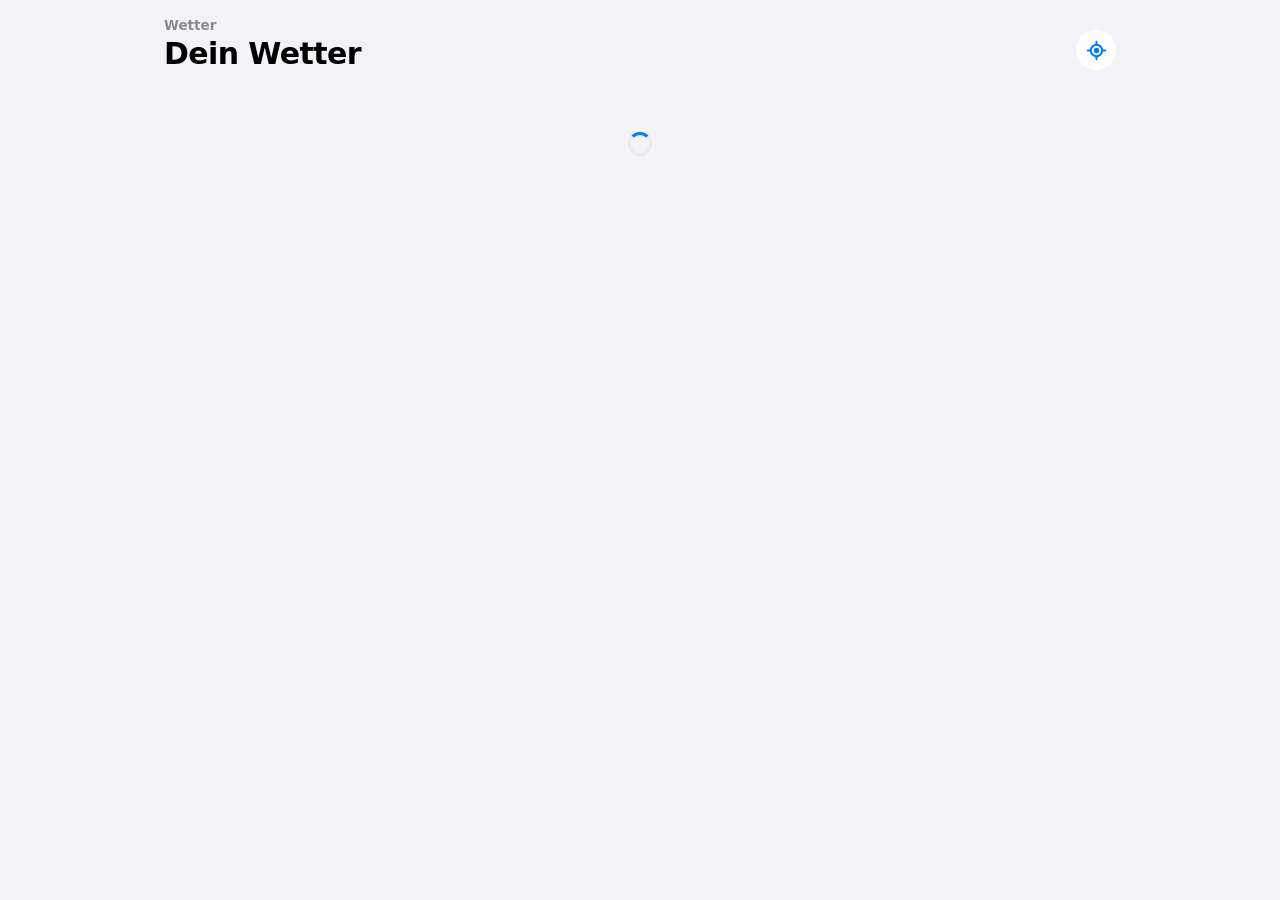
<file: wetter.html>
<!doctype html>
<html lang="de">
<head>
<script src="platform.js"></script>
<meta charset="utf-8">
<meta name="viewport" content="width=device-width,initial-scale=1,maximum-scale=1,user-scalable=no,viewport-fit=cover">
<meta name="color-scheme" content="light">
<title>Wetter</title>
<link rel="stylesheet" href="design.css">
<style>
*{box-sizing:border-box;-webkit-tap-highlight-color:transparent}
html,body{margin:0}
body{font-size:16px;line-height:1.38;padding-bottom:110px;overscroll-behavior-y:contain}
button{font:inherit;color:inherit;background:none;border:0;padding:0;cursor:pointer}
.hidden{display:none!important}
.top{padding:16px 14px 6px;display:flex;align-items:flex-end;gap:4px}
.top .t{flex:1;min-width:0}
.top .h-big{white-space:nowrap;overflow:hidden;text-overflow:ellipsis}
.wrap{padding:6px 14px}
.now{position:relative;overflow:hidden;padding:20px 18px 18px;border-radius:28px;background:var(--grad);color:#fff;box-shadow:var(--shadow-btn)}
.now::after{content:"";position:absolute;right:-60px;top:-70px;width:230px;height:230px;border-radius:50%;background:rgba(255,255,255,.12)}
.now::before{content:"";position:absolute;left:-40px;bottom:-90px;width:200px;height:200px;border-radius:50%;background:rgba(255,255,255,.07)}
.now .r{display:flex;align-items:center;gap:10px;position:relative;z-index:1}
.now .temp{font-size:76px;line-height:.95;font-weight:800;letter-spacing:-.05em}
.now .ico{margin-left:auto;width:110px;height:110px;flex:none}
.now .desc{font-size:19px;font-weight:800;margin-top:6px;position:relative;z-index:1}
.now .sub{opacity:.88;font-size:14px;margin-top:2px;position:relative;z-index:1}
.stats{display:grid;grid-template-columns:repeat(4,1fr);gap:6px;margin-top:16px;position:relative;z-index:1}
.stat{background:rgba(255,255,255,.16);border-radius:14px;padding:9px 6px;text-align:center}
.stat b{display:block;font-size:15px;font-weight:800}
.stat small{display:block;font-size:11px;opacity:.85;font-weight:600;margin-top:1px}
.lbl{font-size:12px;font-weight:800;letter-spacing:.08em;text-transform:uppercase;color:var(--mute);margin:20px 4px 10px}
.hours{display:flex;gap:8px;overflow-x:auto;padding:2px 2px 8px;scrollbar-width:none}
.hours::-webkit-scrollbar{display:none}
.hr{flex:none;width:62px;padding:10px 4px;border-radius:18px;background:var(--card);box-shadow:var(--shadow);text-align:center}
.hr.cur{background:var(--grad);color:#fff;box-shadow:var(--shadow-btn)}
.hr .h{font-size:12.5px;font-weight:700;opacity:.8}
.hr svg{width:34px;height:34px;margin:6px auto}
.hr b{display:block;font-size:16px;font-weight:800}
.hr .p{font-size:11.5px;color:var(--accent);font-weight:800;min-height:15px}
.hr.cur .p{color:#fff}
.days{overflow:hidden}
.day{display:flex;align-items:center;gap:10px;padding:12px 14px;border-bottom:1px solid var(--line)}
.day:last-child{border-bottom:0}
.day .n{width:74px;flex:none;font-weight:800;font-size:15px}
.day .n small{display:block;color:var(--mute);font-weight:600;font-size:12px}
.day svg{width:32px;height:32px;flex:none}
.day .pp{width:44px;flex:none;font-size:12.5px;font-weight:800;color:var(--accent);text-align:right}
.bar{flex:1;display:flex;align-items:center;gap:8px;font-size:14.5px;font-weight:800}
.bar .lo{color:var(--mute);width:30px;text-align:right}
.bar .hi{width:30px}
.track{flex:1;height:6px;border-radius:3px;background:var(--soft2);position:relative}
.track i{position:absolute;top:0;bottom:0;border-radius:3px;background:linear-gradient(90deg,#F5C518,#151518)}
.info{display:grid;grid-template-columns:1fr 1fr;gap:10px}
.info .d-card{padding:14px}
.info small{display:block;color:var(--mute);font-size:12.5px;font-weight:700}
.info b{display:block;font-size:21px;font-weight:800;letter-spacing:-.02em;margin-top:3px}
.info span{display:block;color:var(--mute);font-size:12.5px;margin-top:2px}
.state{padding:28px 20px;text-align:center}
.state .big{width:88px;height:88px;margin:4px auto 10px}
.state b{display:block;font-size:19px;font-weight:800;margin-bottom:4px}
.state p{color:var(--mute);margin:0 0 16px;font-size:14.5px}
.spin{width:24px;height:24px;border:3px solid var(--soft2);border-top-color:var(--accent);border-radius:50%;animation:sp .8s linear infinite;margin:50px auto}
@keyframes sp{to{transform:rotate(360deg)}}
.src{text-align:center;color:var(--mute);font-size:12px;margin-top:18px;line-height:1.5}
.places{display:flex;gap:8px;flex-wrap:wrap;margin-top:10px}

/* ---- Assistent: Notizen ---- */
body{background:#FFFFFF}
.h-big em{background:none;color:#FF3B30}
.now{background:#F2F2F7;color:#1C1C1E;border:0;border-radius:26px;box-shadow:none}
.now::after,.now::before{display:none}
.now .sub{color:#636366;opacity:1}
.stat{background:rgba(255,255,255,.75);border:0;border-radius:14px}
.stat small{opacity:1;color:#8E8E93}
.hr{background:#F2F2F7;border:0;border-radius:18px;box-shadow:none}
.hr.cur{background:#FF3B30;color:#fff;box-shadow:0 8px 18px rgba(255,59,48,.3)}
.hr.cur .p{color:#FFD9D6}
.hr .p{color:#FF3B30}
.day{border-bottom:1px solid #EFEFF4}
.day .pp{color:#FF3B30}
.track{border:0;background:#FFF0EF;height:7px}
.track i{background:linear-gradient(90deg,#1C1C1E,#FF6961);border-radius:4px}
.lbl{color:#1C1C1E}
body{background:#fff}
.h-big{text-transform:uppercase;color:#FF3B30;font-weight:800;letter-spacing:-.005em}
.h-big em{color:inherit;background:none}
.h-eyebrow{color:#D99A00;text-transform:none;letter-spacing:0;font-weight:600}
.now{background:#F2F2F7;border-radius:20px}
.stat{background:#fff}
.hr{background:#F2F2F7;border:0;box-shadow:none}
.hr.cur{background:#FF3B30;color:#fff;box-shadow:none}
.hr.cur .p{color:#FFE3E0}
.hr .p,.day .pp{color:#007AFF}
.day{border-bottom:.5px solid #DCDCE0}
.track{background:#F2F2F7}
.track i{background:linear-gradient(90deg,#5AC8FA,#FFCC00,#FF9500)}
@media (min-width:900px){
  html{background:#fff}
  body{max-width:980px;margin:0 auto}
  .now{padding:30px 32px}
}
/* ---- Things 3 ---- */
.h-big{text-transform:none;color:#1C1C1E;font-weight:800;letter-spacing:-.02em}
.h-big::before{display:inline-block;content:"";width:.95em;height:.95em;margin-right:.32em;vertical-align:-.1em;background:url("data:image/svg+xml,%3Csvg xmlns='http://www.w3.org/2000/svg' viewBox='0 0 24 24'%3E%3Ccircle cx='12' cy='12' r='5' fill='%23F2A900'/%3E%3Cg stroke='%23F2A900' stroke-width='2' stroke-linecap='round'%3E%3Cpath d='M12 2.5v2M12 19.5v2M2.5 12h2M19.5 12h2M5.2 5.2l1.4 1.4M17.4 17.4l1.4 1.4M5.2 18.8l1.4-1.4M17.4 6.6l1.4-1.4'/%3E%3C/g%3E%3C/svg%3E") no-repeat center/contain}
.h-eyebrow{color:#8A8F98;font-weight:500}
.hr.cur{background:#2A82F6}
</style>
</head>
<body>
<header class="top">
  <div class="t"><div class="h-eyebrow" id="eyebrow">Wetter</div><h1 class="h-big" id="hTitle">Dein <em>Wetter</em></h1></div>
  <button class="d-ib solid" id="bLoc" aria-label="Standort aktualisieren"><svg width="21" height="21" viewBox="0 0 24 24" fill="none" stroke="currentColor" stroke-width="2.3" stroke-linecap="round" stroke-linejoin="round"><path d="M12 2v3M12 19v3M2 12h3M19 12h3"/><circle cx="12" cy="12" r="6.5"/><circle cx="12" cy="12" r="2" fill="currentColor"/></svg></button>
</header>
<main class="wrap" id="main"><div class="spin"></div></main>
<div class="d-toast" id="toast"><span id="toastMsg"></span></div>

<script>
(function(){
"use strict";
const $=id=>document.getElementById(id);
const N=window.Native||(parent&&parent!==window&&parent.Native)||null;
const esc=s=>String(s??'').replace(/[&<>"']/g,c=>({'&':'&amp;','<':'&lt;','>':'&gt;','"':'&quot;',"'":'&#39;'}[c]));
const pad=n=>String(n).padStart(2,'0');
const WD=['So','Mo','Di','Mi','Do','Fr','Sa'],WDL=['Sonntag','Montag','Dienstag','Mittwoch','Donnerstag','Freitag','Samstag'];
let tt=0;function toast(m){const t=$('toast');$('toastMsg').textContent=m;t.classList.add('on');clearTimeout(tt);tt=setTimeout(()=>t.classList.remove('on'),2600)}

/* ---------- Wettercodes (WMO) ---------- */
const CODES={0:['Klar','sun'],1:['Überwiegend klar','sun_cloud'],2:['Teilweise bewölkt','sun_cloud'],3:['Bedeckt','cloud'],45:['Nebel','fog'],48:['Reifnebel','fog'],
 51:['Leichter Nieselregen','drizzle'],53:['Nieselregen','drizzle'],55:['Starker Nieselregen','drizzle'],56:['Gefrierender Niesel','sleet'],57:['Gefrierender Niesel','sleet'],
 61:['Leichter Regen','rain'],63:['Regen','rain'],65:['Starker Regen','rain_heavy'],66:['Gefrierender Regen','sleet'],67:['Gefrierender Regen','sleet'],
 71:['Leichter Schneefall','snow'],73:['Schneefall','snow'],75:['Starker Schneefall','snow'],77:['Schneegriesel','snow'],
 80:['Regenschauer','shower'],81:['Regenschauer','shower'],82:['Heftige Schauer','rain_heavy'],85:['Schneeschauer','snow'],86:['Schneeschauer','snow'],
 95:['Gewitter','storm'],96:['Gewitter mit Hagel','storm'],99:['Gewitter mit Hagel','storm']};
const info=c=>CODES[c]||['–','cloud'];
/* Symbole: eigene, ruhige Zeichnungen in Blau/Gelb */
function icon(kind,night,light){
  const sun='<circle cx="24" cy="24" r="9" fill="#FFC53D"/>'+[0,45,90,135,180,225,270,315].map(a=>'<rect x="22.6" y="6" width="2.8" height="6" rx="1.4" fill="#FFC53D" transform="rotate('+a+' 24 24)"/>').join('');
  const moon='<path d="M29 10a14 14 0 1 0 11 21A12 12 0 0 1 29 10z" fill="#FFD666"/>';
  const cloudC=light?'#FFFFFF':'#E6E8EF',cloudS=light?'rgba(255,255,255,.75)':'#C6CAD6';
  const cloud=(x,y,s,c)=>'<g transform="translate('+x+' '+y+') scale('+s+')"><path d="M14 30h22a9 9 0 0 0 0-18 12 12 0 0 0-22.6 3.5A7.3 7.3 0 0 0 14 30z" fill="'+(c||cloudC)+'"/></g>';
  const drops=n=>[...Array(n)].map((_,i)=>'<path d="M'+(15+i*8)+' 36l-2 6" stroke="#6E9BD8" stroke-width="3" stroke-linecap="round"/>').join('');
  const flakes=n=>[...Array(n)].map((_,i)=>'<circle cx="'+(15+i*8)+'" cy="'+(39+(i%2)*3)+'" r="2.3" fill="#9FBCE6"/>').join('');
  const body={
    sun:night?moon:sun,
    sun_cloud:'<g transform="translate(-4 -5) scale(.8)">'+(night?moon:sun)+'</g>'+cloud(4,8,1),
    cloud:cloud(-2,2,.8,cloudS)+cloud(4,8,1),
    fog:cloud(4,2,1)+'<path d="M9 36h30M13 42h22" stroke="'+(light?'#fff':'#C6CAD6')+'" stroke-width="3" stroke-linecap="round"/>',
    drizzle:cloud(4,0,1)+drops(3),
    rain:cloud(4,0,1)+drops(3),
    rain_heavy:cloud(4,0,1,cloudS)+drops(4),
    shower:'<g transform="translate(-4 -6) scale(.75)">'+(night?moon:sun)+'</g>'+cloud(4,2,1)+drops(3),
    sleet:cloud(4,0,1)+drops(2)+'<circle cx="35" cy="40" r="2.3" fill="#9FBCE6"/>',
    snow:cloud(4,0,1)+flakes(4),
    storm:cloud(4,0,1,cloudS)+'<path d="M25 30l-5 9h5l-3 8 9-11h-6l3-6z" fill="#FFC53D"/>'
  }[kind]||cloud(4,8,1);
  return '<svg viewBox="0 0 48 48" xmlns="http://www.w3.org/2000/svg">'+body+'</svg>';
}
window.weatherIcon=(code,night)=>icon(info(code)[1],night,false);
const windDir=d=>['N','NO','O','SO','S','SW','W','NW'][Math.round(((d%360)+360)%360/45)%8];
const uvText=u=>u<3?'niedrig':u<6?'mittel':u<8?'hoch':u<11?'sehr hoch':'extrem';

/* ---------- Daten ---------- */
const KEY='planer.weather';
let W=null;try{W=JSON.parse(localStorage.getItem(KEY)||'null')}catch(e){}
let loc=null;try{loc=JSON.parse(localStorage.getItem(KEY+'.loc')||'null')}catch(e){}
const pending={};
function locate(){
  return new Promise((res,rej)=>{
    if(N&&N.locate){window.__geoRes={res,rej};N.locate();return}
    /* PC und Browser: erst der Standort des Geräts, sonst ungefähr über die Internetverbindung */
    const byIp=e=>fetch('https://get.geojs.io/v1/ip/geo.json',{cache:'no-store'}).then(r=>r.ok?r.json():Promise.reject()).then(j=>{if(!j.latitude)throw 0;res({lat:+j.latitude,lon:+j.longitude,name:j.city||''})}).catch(()=>rej(e||{code:'none'}));
    if(navigator.geolocation&&window.ASSISTENT_PLATFORM!=='windows'){navigator.geolocation.getCurrentPosition(p=>res({lat:p.coords.latitude,lon:p.coords.longitude,name:''}),e=>byIp({code:e.code===1?'denied':'none'}),{timeout:12000,maximumAge:600000});return}
    byIp({code:'none'});
  });
}
window.geoCb=function(ok,json){const p=window.__geoRes;if(!p)return;window.__geoRes=null;let d={};try{d=JSON.parse(json)}catch(e){}ok?p.res(d):p.rej(d)};
async function placeName(lat,lon){
  try{const r=await fetch('https://api.bigdatacloud.net/data/reverse-geocode-client?latitude='+lat+'&longitude='+lon+'&localityLanguage=de');if(!r.ok)return'';const j=await r.json();return j.city||j.locality||j.principalSubdivision||''}catch(e){return''}
}
async function fetchWeather(lat,lon){
  const u='https://api.open-meteo.com/v1/forecast?latitude='+lat.toFixed(4)+'&longitude='+lon.toFixed(4)+
    '&current=temperature_2m,apparent_temperature,relative_humidity_2m,is_day,precipitation,weather_code,wind_speed_10m,wind_direction_10m,wind_gusts_10m'+
    '&hourly=temperature_2m,precipitation_probability,weather_code,is_day&daily=weather_code,temperature_2m_max,temperature_2m_min,precipitation_probability_max,precipitation_sum,sunrise,sunset,uv_index_max,wind_speed_10m_max'+
    '&timezone=auto&forecast_days=10&wind_speed_unit=kmh';
  const r=await fetch(u);if(!r.ok)throw{code:'http'};return r.json();
}
async function update(force){
  if(!force&&W&&Date.now()-W.t<25*60000){render();return}
  if(!W)$('main').innerHTML='<div class="spin"></div>';
  try{
    if(force||!loc||Date.now()-(loc.t||0)>30*60000){
      const l=await locate();
      if(!l.name)l.name=await placeName(l.lat,l.lon);
      loc={lat:l.lat,lon:l.lon,name:l.name||(loc&&loc.name)||'',t:Date.now()};
      try{localStorage.setItem(KEY+'.loc',JSON.stringify(loc))}catch(e){}
    }
    const d=await fetchWeather(loc.lat,loc.lon);
    W={t:Date.now(),place:loc.name,data:d};
    // Kurzform für Woche & Kalender
    const days={};d.daily.time.forEach((t,i)=>{days[t]={c:d.daily.weather_code[i],max:Math.round(d.daily.temperature_2m_max[i]),min:Math.round(d.daily.temperature_2m_min[i]),p:d.daily.precipitation_probability_max[i]}});
    W.days=days;
    try{localStorage.setItem(KEY,JSON.stringify(W))}catch(e){}
    try{parent.weatherUpdated&&parent.weatherUpdated()}catch(e){}
    render();if(force)toast('Aktualisiert');
  }catch(e){
    if(W){render();toast(e&&e.code==='denied'?'Standort nicht erlaubt – zeige letzten Stand':e&&e.code==='off'?'Standort ist ausgeschaltet – zeige letzten Stand':'Keine Verbindung – zeige letzten Stand');return}
    renderState(e&&e.code);
  }
}
function renderState(code){
  const cloud=icon('sun_cloud',false,false);
  const t={denied:['Standort erlauben','Damit das Wetter für deinen Ort angezeigt wird, braucht die App einmal deinen ungefähren Standort.','Standort erlauben'],
    off:['Standort ist aus','Schalte in Android den Standort ein, dann zeige ich dein Wetter.','Einstellungen öffnen'],
    timeout:['Kein Standort gefunden','Das Handy hat gerade keinen Standort. Versuch es draußen oder gleich noch einmal.','Nochmal versuchen']}[code]||
    ['Keine Wetterdaten','Prüfe deine Internetverbindung und versuch es noch einmal.','Nochmal versuchen'];
  $('main').innerHTML='<div class="d-card state"><div class="big">'+cloud+'</div><b>'+t[0]+'</b><p>'+t[1]+'</p><button class="d-btn primary" id="go">'+t[2]+'</button></div>';
  $('go').onclick=()=>{if(code==='off'&&N&&N.openLocationSettings)N.openLocationSettings();else update(true)};
}
function fmtTime(iso){return iso?iso.slice(11,16):'–'}
function render(){
  if(!W||!W.data){renderState();return}
  const d=W.data,c=d.current,day=d.daily,hr=d.hourly;
  $('hTitle').innerHTML=W.place?esc(W.place).replace(/^(\S+)$/,'<em>$1</em>').replace(/^(.*) (\S+)$/,'$1 <em>$2</em>'):'Dein <em>Wetter</em>';
  const age=Math.round((Date.now()-W.t)/60000);
  $('eyebrow').textContent='Wetter · '+(age<2?'gerade aktualisiert':'vor '+(age<60?age+' Min.':Math.round(age/60)+' Std.'));
  const [txt,kind]=info(c.weather_code);const night=!c.is_day;
  let h='<div class="now"><div class="r"><div><div class="temp">'+Math.round(c.temperature_2m)+'°</div></div><div class="ico">'+icon(kind,night,true)+'</div></div>'+
    '<div class="desc">'+txt+'</div><div class="sub">Gefühlt '+Math.round(c.apparent_temperature)+'° · Heute '+Math.round(day.temperature_2m_min[0])+'° bis '+Math.round(day.temperature_2m_max[0])+'°</div>'+
    '<div class="stats"><div class="stat"><b>'+(day.precipitation_probability_max[0]??0)+'%</b><small>Regen</small></div><div class="stat"><b>'+Math.round(c.wind_speed_10m)+'</b><small>km/h '+windDir(c.wind_direction_10m)+'</small></div><div class="stat"><b>'+c.relative_humidity_2m+'%</b><small>Feuchte</small></div><div class="stat"><b>'+Math.round(day.uv_index_max[0]??0)+'</b><small>UV</small></div></div></div>';
  // Stunden
  const nowIso=c.time.slice(0,13);let start=hr.time.findIndex(t=>t.slice(0,13)===nowIso);if(start<0)start=0;
  h+='<div class="lbl">Die nächsten Stunden</div><div class="hours">';
  for(let i=start;i<Math.min(hr.time.length,start+24);i++){const p=hr.precipitation_probability[i];
    h+='<div class="hr'+(i===start?' cur':'')+'"><div class="h">'+(i===start?'Jetzt':hr.time[i].slice(11,13)+' Uhr')+'</div>'+icon(info(hr.weather_code[i])[1],!hr.is_day[i],false)+'<b>'+Math.round(hr.temperature_2m[i])+'°</b><div class="p">'+(p>=20?p+'%':'')+'</div></div>'}
  h+='</div>';
  // Tage
  const lo=Math.min(...day.temperature_2m_min),hi=Math.max(...day.temperature_2m_max),span=Math.max(1,hi-lo);
  h+='<div class="lbl">10 Tage</div><div class="d-card days">';
  day.time.forEach((t,i)=>{const dt=new Date(t+'T12:00:00');const mn=day.temperature_2m_min[i],mx=day.temperature_2m_max[i];const p=day.precipitation_probability_max[i];
    h+='<div class="day"><div class="n">'+(i===0?'Heute':i===1?'Morgen':WDL[dt.getDay()])+'<small>'+dt.getDate()+'.'+(dt.getMonth()+1)+'.</small></div>'+icon(info(day.weather_code[i])[1])+'<div class="pp">'+(p>=20?p+'%':'')+'</div>'+
      '<div class="bar"><span class="lo">'+Math.round(mn)+'°</span><span class="track"><i style="left:'+((mn-lo)/span*100)+'%;right:'+((hi-mx)/span*100)+'%"></i></span><span class="hi">'+Math.round(mx)+'°</span></div></div>'});
  h+='</div>';
  // Details
  h+='<div class="lbl">Heute im Detail</div><div class="info">'+
    '<div class="d-card"><small>Sonnenaufgang</small><b>'+fmtTime(day.sunrise[0])+'</b><span>Untergang '+fmtTime(day.sunset[0])+'</span></div>'+
    '<div class="d-card"><small>Niederschlag</small><b>'+String((day.precipitation_sum[0]??0).toFixed(1)).replace('.',',')+' mm</b><span>Wahrscheinlichkeit '+(day.precipitation_probability_max[0]??0)+'%</span></div>'+
    '<div class="d-card"><small>Wind</small><b>'+Math.round(c.wind_speed_10m)+' km/h</b><span>Böen bis '+Math.round(c.wind_gusts_10m??day.wind_speed_10m_max[0])+' km/h aus '+windDir(c.wind_direction_10m)+'</span></div>'+
    '<div class="d-card"><small>UV-Index</small><b>'+Math.round(day.uv_index_max[0]??0)+'</b><span>'+uvText(day.uv_index_max[0]??0)+'</span></div></div>';
  h+='<div class="src">Wetterdaten: Open-Meteo.com (CC BY 4.0)<br>Standort: '+esc(W.place||'ungefähr')+'</div>';
  $('main').innerHTML=h;
}
$('bLoc').onclick=()=>update(true);
window.onShow=()=>update(false);
window.onResumeApp=()=>update(false);
window.handleBack=()=>false;
window.refreshWeather=()=>update(false);
window.ready=Promise.resolve();
if(W)render();
})();
</script>
<script src="avatar.js" data-area="wetter"></script>
</body>
</html>
</file>
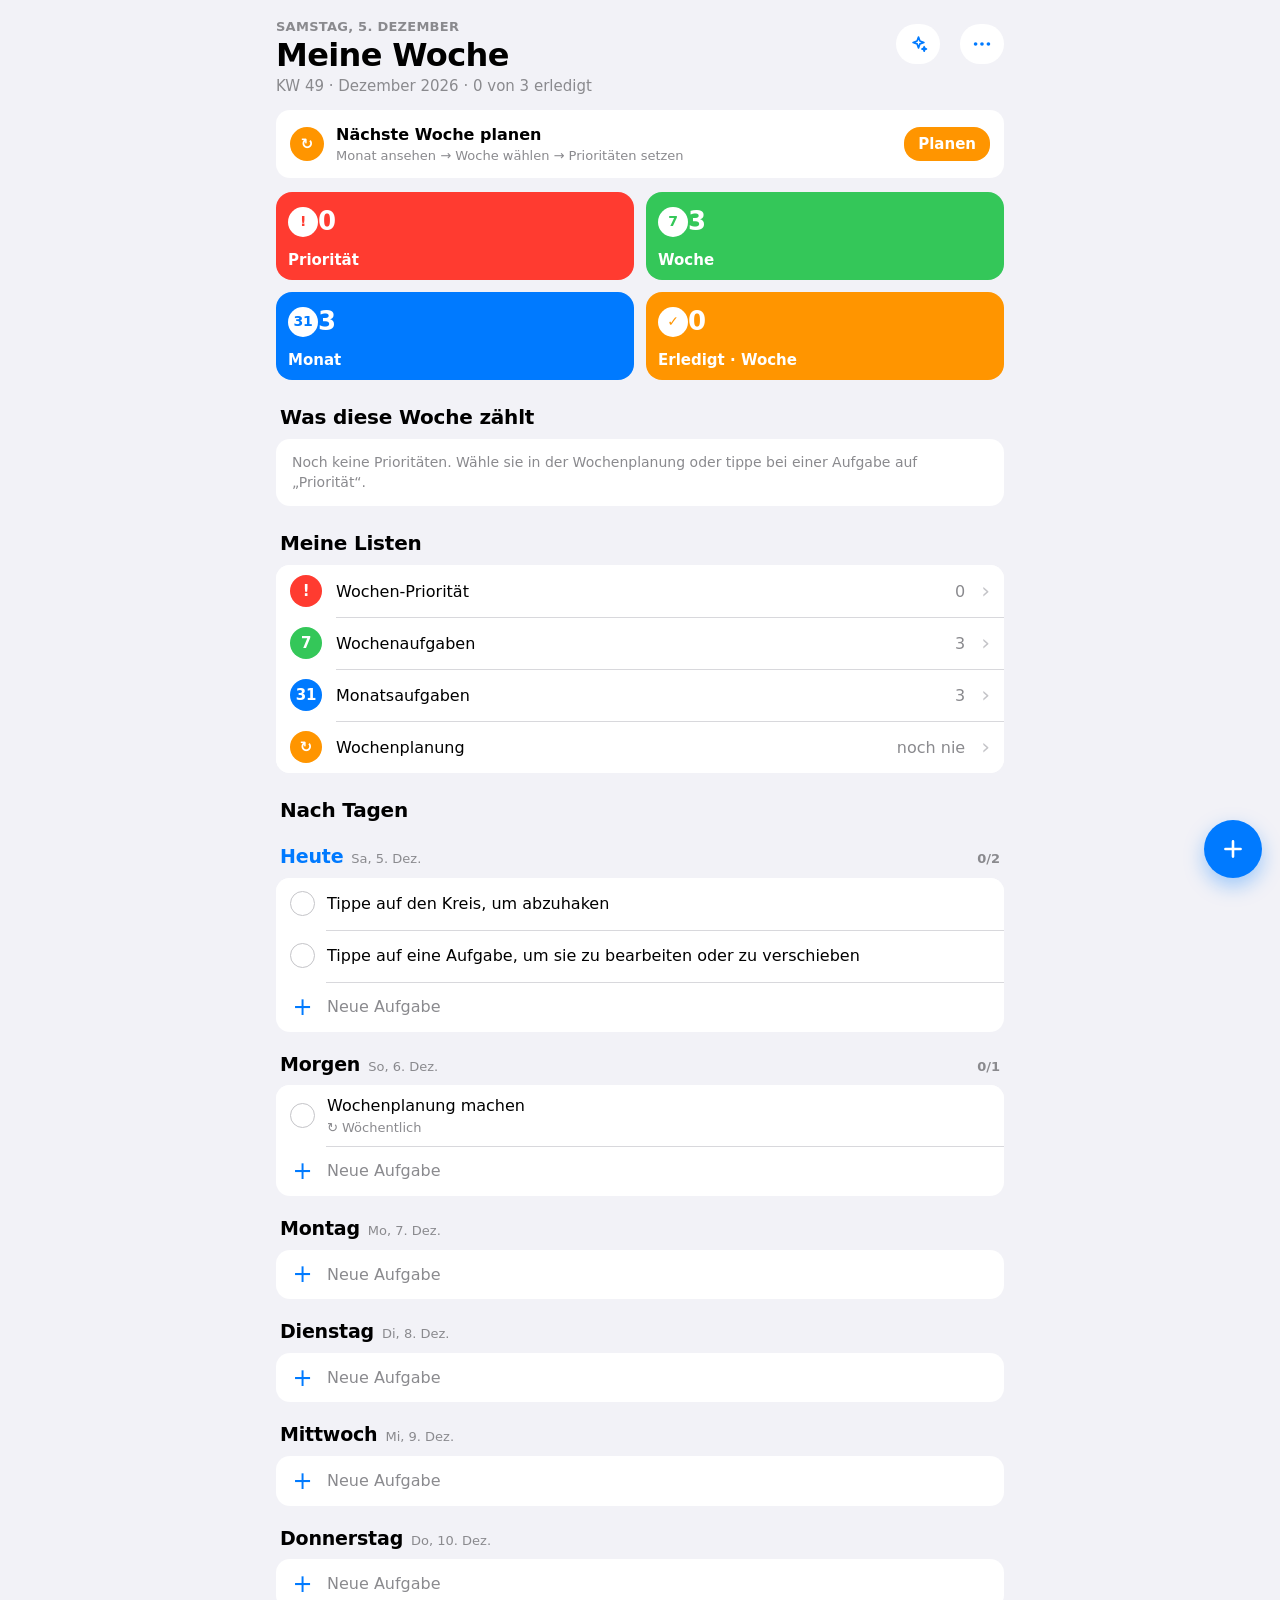
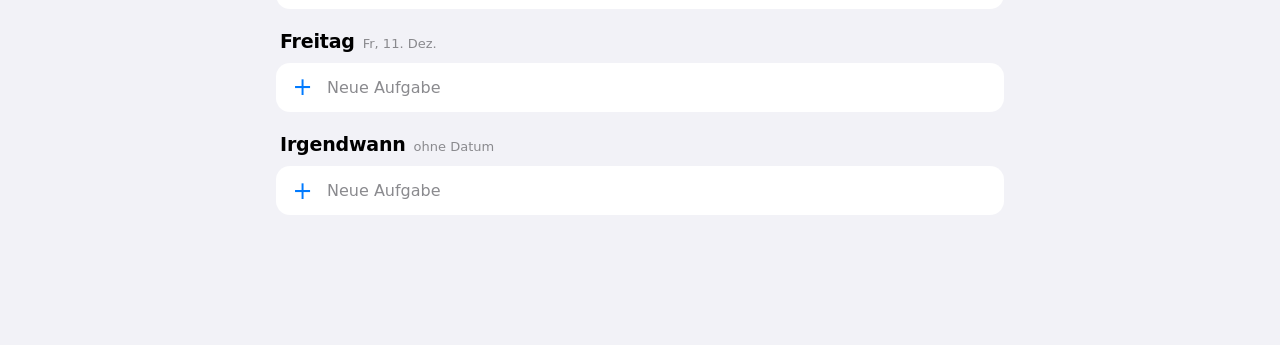
<file: woche.html>
<!doctype html>
<html lang="de">
<head>
<script src="platform.js"></script>
<meta charset="utf-8">
<meta name="viewport" content="width=device-width,initial-scale=1,maximum-scale=1,user-scalable=no,viewport-fit=cover">
<meta name="color-scheme" content="light">
<title>Woche</title>
<link rel="stylesheet" href="design.css">
<style>
/* ---- Woche im Design „Drei Listen“ (iOS-Erinnerungen) ---- */
:root{
  --bg:#F2F2F7;--card:#FFFFFF;--ink:#000000;--mute:#8A8A8E;--sep:#D8D8DC;--fill:#E9E9EE;--ring:#C4C4C8;
  --red:#FF3B30;--green:#34C759;--blue:#007AFF;--orange:#FF9500;
  --accent:#007AFF;--accent-ink:#FFFFFF;--danger:#FF3B30;--scrim:rgba(0,0,0,.32);
}
*{box-sizing:border-box;-webkit-tap-highlight-color:transparent}
html,body{margin:0;background:var(--bg);color:var(--ink)}
body{font-family:var(--font);font-size:16px;line-height:1.35;padding:0 16px 130px;overscroll-behavior-y:contain}
button{font:inherit;color:inherit;background:none;border:0;padding:0;cursor:pointer;text-align:left}
input,textarea{font:inherit;color:inherit}

/* Kopf */
.top{display:flex;align-items:flex-start;gap:12px;padding:18px 0 0}
.eyebrow{font-size:13px;font-weight:600;color:var(--mute);letter-spacing:.02em;text-transform:uppercase}
h1{margin:2px 0 0;font-size:32px;line-height:1.1;font-weight:800;letter-spacing:-.02em}
.more{margin-left:auto;margin-top:6px;width:44px;height:40px;border-radius:20px;background:var(--card);color:var(--blue);display:grid;place-items:center;flex:none}
.more:active{opacity:.6}
.kw{color:var(--mute);font-size:15px;margin:3px 0 14px}

/* Planungs-Hinweis */
.banner{display:flex;align-items:center;gap:12px;background:var(--card);border-radius:14px;padding:14px;margin-bottom:14px;width:100%}
.banner b{display:block;font-size:16px;font-weight:600}
.banner small{display:block;color:var(--mute);font-size:13px;margin-top:1px}
.banner .go{margin-left:auto;background:var(--orange);color:#fff;border-radius:16px;padding:7px 14px;font-weight:600;font-size:15px;flex:none}
.banner:active{background:#F7F7FA}

/* runde Symbole */
.gl{width:34px;height:34px;border-radius:50%;display:grid;place-items:center;color:#fff;font-weight:700;font-size:15px;flex:none;letter-spacing:-.02em}
.c-red{background:var(--red)}.c-green{background:var(--green)}.c-blue{background:var(--blue)}.c-orange{background:var(--orange)}

/* Kacheln */
.tiles{display:grid;grid-template-columns:1fr 1fr;gap:12px}
.tile{height:88px;border-radius:16px;padding:12px 14px 10px 12px;color:#fff;display:flex;flex-direction:column;justify-content:space-between;transition:transform .12s}
.tile:active{transform:scale(.97)}
.tile .tt{display:flex;align-items:center;justify-content:space-between}
.tile .gl{background:#fff;width:30px;height:30px;font-size:14px}
.tile.c-red .gl{color:var(--red)}.tile.c-green .gl{color:var(--green)}.tile.c-blue .gl{color:var(--blue)}.tile.c-orange .gl{color:var(--orange)}
.tile .n{font-size:26px;font-weight:700;font-variant-numeric:tabular-nums}
.tile .l{font-size:15px;font-weight:600}

.sec{font-size:20px;font-weight:700;margin:24px 4px 8px;letter-spacing:-.01em}
.card{background:var(--card);border-radius:14px;overflow:hidden}
.list{list-style:none;margin:0;padding:0}

/* Zeilen */
.row,.task{display:flex;align-items:center;gap:12px;padding:10px 14px;min-height:52px;position:relative;width:100%;background:var(--card)}
.card>.row+.row::before,.card>.task+.task::before,.list>.task+.task::before,.card .add::before,.card>.row+.task::before{content:"";position:absolute;top:0;left:50px;right:0;height:.5px;background:var(--sep)}
.card>.list:empty+.add::before{display:none}
.nav{gap:14px}
.nav+.nav::before{left:60px!important}
.nav .gl{width:32px;height:32px}
.nav .t{flex:1;font-size:16px}
.nav .r{color:var(--mute);font-size:16px;font-variant-numeric:tabular-nums}
.nav .ch{color:var(--ring);font-size:22px;line-height:1;margin-left:2px}
.nav:active,.task:active{background:#F4F4F7}
.task{user-select:none;-webkit-user-select:none;-webkit-touch-callout:none}
.check{flex:none;width:25px;height:25px;border-radius:50%;border:1.8px solid var(--ring);display:grid;place-items:center;--c:var(--blue);transition:background .15s,border-color .15s;align-self:center}
.check svg{opacity:0;transform:scale(.4);transition:all .18s}
.task.done .check,.sel .check{background:var(--c);border-color:var(--c)}
.task.done .check svg,.sel .check svg{opacity:1;transform:scale(1)}
.task.pop .check{animation:pop .3s ease}
@keyframes pop{50%{transform:scale(1.22)}}
.txt{flex:1;min-width:0}
.txt .tl{display:block;font-size:16px;word-wrap:break-word}
.task.done .txt .tl{color:var(--mute);text-decoration:line-through}
.meta{display:block;font-size:13px;color:var(--mute);margin-top:2px}
.meta i{font-style:normal}
.meta .dot-red{color:var(--red)}.meta .dot-green{color:var(--green)}.meta .dot-blue{color:var(--blue)}
.meta .carry{color:var(--orange)}
.warn{display:block;font-size:13px;color:var(--red);margin-top:3px}
.empty{padding:14px 16px;color:var(--mute);font-size:14px;line-height:1.4}
.note{padding:8px 4px 0;color:var(--mute);font-size:14px;line-height:1.4}
.alert{background:#FFEDEC;color:var(--red);border-radius:12px;padding:10px 14px;font-size:14px;line-height:1.4;margin:0 0 12px}

/* Tage */
.dhead{display:flex;align-items:baseline;gap:8px;margin:20px 4px 8px}
.dhead h2{margin:0;font-size:19px;font-weight:700;letter-spacing:-.01em}
.day.today .dhead h2{color:var(--blue)}
.day.week .dhead h2{color:var(--green)}
.day.weekend .dhead h2{color:#6C6C70}
.ddate{font-size:13px;color:var(--mute);font-weight:500}
.count{margin-left:auto;font-size:13px;font-weight:600;color:var(--mute);font-variant-numeric:tabular-nums}
.wx{display:inline-flex;align-items:center;gap:4px;font-size:13px;font-weight:600;color:var(--mute);background:var(--card);border-radius:999px;padding:1px 9px 1px 4px;white-space:nowrap}
.wx svg{width:20px;height:20px}
.wx b{color:var(--ink)}
.add{position:relative;display:flex;align-items:center;gap:12px;min-height:48px;padding:4px 14px}
.add .plus{width:25px;text-align:center;font-size:24px;line-height:1;color:var(--blue);font-weight:300}
.addbtn,.addin{flex:1;font-size:16px;color:var(--mute);border:0;background:none;outline:0;padding:10px 0;width:100%}
.addin{color:var(--ink)}

/* Ziehen */
.placeholder{opacity:.25}
.ghost{position:fixed;z-index:50;pointer-events:none;margin:0;border-radius:12px;box-shadow:0 14px 34px rgba(0,0,0,.22);transform:scale(1.03)}
body.dragging{overflow:hidden}

/* FAB */
.fab{position:fixed;right:18px;bottom:22px;width:58px;height:58px;border-radius:50%;background:var(--blue);color:#fff;display:grid;place-items:center;box-shadow:0 8px 20px rgba(0,122,255,.35);z-index:30;text-align:center}
.fab:active{transform:scale(.95)}

/* Ebenen: Liste und Wochenplanung */
.pane,.layer{position:fixed;inset:0;z-index:40;background:var(--bg);overflow-y:auto;-webkit-overflow-scrolling:touch;padding:0 16px 130px;transform:translateX(100%);visibility:hidden;transition:transform .28s cubic-bezier(.2,.8,.2,1),visibility 0s .28s}
.pane.on,.layer.on{transform:none;visibility:visible;transition:transform .28s cubic-bezier(.2,.8,.2,1)}
.layer{z-index:45;padding:0;display:flex;flex-direction:column;overflow:hidden}
.back{color:var(--blue);font-size:17px;padding:16px 20px 8px 0;display:inline-block}
.ptitle{display:flex;align-items:baseline;gap:10px;margin:4px 0 2px}
.ptitle h2{margin:0;font-size:30px;font-weight:800;letter-spacing:-.02em;flex:1}
.ptitle .n{font-size:30px;font-weight:800}
.pdesc{color:var(--mute);font-size:14px;margin:0 0 14px;line-height:1.4}
.dtog{display:flex;align-items:center;padding:20px 4px 8px;width:100%}
.dtog b{flex:1;font-size:15px;font-weight:600;color:var(--mute)}
.dtog span{color:var(--blue);font-size:15px}
.ltop{display:flex;align-items:center;padding:12px 16px 6px}
.ltop .x{color:var(--blue);font-size:17px}
.ltop .s{margin-left:auto;color:var(--mute);font-size:15px;font-weight:600}
.prog{display:flex;gap:6px;padding:4px 16px}
.prog i{flex:1;height:5px;border-radius:3px;background:var(--fill)}
.lbody{flex:1;overflow-y:auto;-webkit-overflow-scrolling:touch;padding:14px 16px 30px}
.lbody h2{margin:0;font-size:30px;font-weight:800;letter-spacing:-.02em}
.lbar{display:flex;gap:10px;padding:10px 16px calc(16px + env(safe-area-inset-bottom,0px));background:var(--bg)}
.lbar button{flex:1;text-align:center;padding:14px;border-radius:13px;font-size:16px;font-weight:600;background:var(--fill)}
.lbar .pnx{flex:1.6;color:#fff}
.stats{display:grid;grid-template-columns:1fr 1fr;gap:12px}
.stat{background:var(--card);border-radius:14px;padding:12px 14px}
.stat b{display:block;font-size:30px;font-weight:800}
.stat span{color:var(--mute);font-size:14px}
.sub{font-size:15px;font-weight:600;color:var(--mute);margin:18px 4px 8px}
.counter{font-size:15px;font-weight:600;margin:0 4px 4px}

/* Sheet */
.scrim{position:fixed;inset:0;background:var(--scrim);opacity:0;pointer-events:none;transition:opacity .2s;z-index:60}
.scrim.on{opacity:1;pointer-events:auto}
.sheet{position:fixed;left:0;right:0;bottom:0;z-index:61;background:var(--card);border-radius:22px 22px 0 0;
  padding:10px 20px calc(22px + env(safe-area-inset-bottom,0px));transform:translateY(calc(100% + 60px));visibility:hidden;transition:transform .26s cubic-bezier(.2,.8,.2,1),visibility 0s .26s;
  max-height:88vh;overflow:auto;box-shadow:0 -10px 40px rgba(0,0,0,.12)}
.sheet.on{transform:none;visibility:visible;transition:transform .26s cubic-bezier(.2,.8,.2,1)}
.grab{width:38px;height:5px;border-radius:3px;background:#D1D1D6;margin:0 auto 12px}
.sheet h3{margin:0 0 12px;font-size:20px;font-weight:700}
.sheet textarea,.sheet .inp{width:100%;border:0;background:var(--fill);border-radius:12px;padding:12px 14px;resize:none;outline:none;font-size:18px;min-height:50px}
.label{font-size:13px;font-weight:600;color:var(--mute);margin:16px 2px 8px}
.chips{display:flex;flex-wrap:wrap;gap:8px}
.chips.lv{flex-wrap:nowrap}
.chips.lv .chip{flex:1;text-align:center}
.chip{position:relative;padding:9px 13px;border-radius:18px;background:var(--fill);font-size:15px;font-weight:600;overflow:hidden}
.chip.on{background:var(--blue);color:#fff}
html.dl .chip.on.k2{background:var(--red)!important}html.dl .chip.on.k1{background:var(--green)!important}html.dl .chip.on.k0{background:var(--blue)!important}html.dl .chip.on.kt{background:var(--orange)!important}
.chip input[type=date]{position:absolute;inset:0;opacity:0;width:100%;height:100%}
.seg{display:flex;background:var(--fill);border-radius:10px;padding:2px}
.seg button{flex:1;padding:7px 4px;border-radius:8px;font-size:14px;font-weight:600;color:var(--ink);text-align:center}
.seg button.on{background:var(--card);box-shadow:0 1px 4px rgba(0,0,0,.12)}
.btns{display:flex;gap:10px;margin-top:20px}
.btn{flex:1;padding:13px;border-radius:12px;font-weight:600;font-size:16px;background:var(--fill);text-align:center}
.btn.primary{background:var(--blue);color:#fff;flex:1.4}
.btn.danger{color:var(--red);background:#FFEDEC}
.btn.mail{width:100%;margin-top:12px;display:block;color:var(--blue)}
.tip{color:var(--mute);font-size:12px;margin:10px 2px 0}
.setting{display:flex;align-items:center;justify-content:space-between;gap:12px;padding:13px 14px;background:var(--bg);border-radius:12px;margin-top:8px;width:100%;text-align:left;font-weight:500}
.setting small{display:block;font-weight:400;color:var(--mute);font-size:13px;margin-top:2px}
.switch{flex:none;width:51px;height:31px;border-radius:16px;background:#E5E5EA;position:relative;transition:background .2s}
.switch::after{content:"";position:absolute;top:2px;left:2px;width:27px;height:27px;border-radius:50%;background:#fff;transition:transform .2s;box-shadow:0 2px 4px rgba(0,0,0,.2)}
.switch.on{background:var(--green)}
.switch.on::after{transform:translateX(20px)}
.foot{text-align:center;color:var(--mute);font-size:13px;margin-top:20px;line-height:1.5}
.info p{margin:0 0 10px;line-height:1.45;font-size:15px}

.toast{position:fixed;left:50%;bottom:96px;transform:translate(-50%,40px);opacity:0;background:#1C1C1E;color:#fff;
  padding:12px 18px;border-radius:14px;font-weight:500;font-size:15px;z-index:80;transition:all .25s;pointer-events:none;max-width:90vw;box-shadow:0 10px 30px rgba(0,0,0,.25)}
.toast.on{opacity:1;transform:translate(-50%,0)}
.toast button{color:#64D2FF;font-weight:700;margin-left:12px;pointer-events:auto}
@media (min-width:900px){
  body{max-width:760px;margin:0 auto}
  .pane{padding-left:calc(50% - 380px);padding-right:calc(50% - 380px)}
  .lbody,.ltop,.prog,.lbar{width:100%;max-width:760px;margin-left:auto;margin-right:auto}
  .sheet{left:calc(50% - 290px);right:calc(50% - 290px)}
}
</style>
</head>
<body>
<header class="top">
  <div>
    <div class="eyebrow" id="eyebrow"></div>
    <h1>Meine Woche</h1>
  </div>
  <button class="more" id="kiBtn" aria-label="KI-Assistent" title="KI: planen, zerlegen, eintragen"><svg width="21" height="21" viewBox="0 0 24 24" fill="none" stroke="currentColor" stroke-width="1.9" stroke-linejoin="round"><path d="M12 3.5l1.6 4.6 4.6 1.6-4.6 1.6L12 16l-1.6-4.7L5.8 9.7l4.6-1.6z"/><path d="M18.5 14.5l.7 1.9 1.9.7-1.9.7-.7 1.9-.7-1.9-1.9-.7 1.9-.7z"/></svg></button>
  <button class="more" id="menu" aria-label="Einstellungen" style="margin-left:8px">
    <svg width="22" height="22" viewBox="0 0 24 24" fill="currentColor"><circle cx="5" cy="12" r="2"/><circle cx="12" cy="12" r="2"/><circle cx="19" cy="12" r="2"/></svg>
  </button>
</header>
<div class="kw" id="kw"></div>
<main id="stack"></main>
<button class="fab" id="fab" aria-label="Neue Aufgabe"><svg width="26" height="26" viewBox="0 0 24 24" fill="none" stroke="currentColor" stroke-width="2.4" stroke-linecap="round"><path d="M12 5v14M5 12h14"/></svg></button>

<section class="pane" id="pane"></section>
<section class="layer" id="plan"></section>
<div class="scrim" id="scrim"></div>
<div class="sheet" id="sheet"></div>
<div class="toast" id="toast"></div>

<script>
(function(){
"use strict";
const $=s=>document.querySelector(s);
const DAY=['So','Mo','Di','Mi','Do','Fr','Sa'];
const DAYL=['Sonntag','Montag','Dienstag','Mittwoch','Donnerstag','Freitag','Samstag'];
const MON=['Jan.','Feb.','März','Apr.','Mai','Juni','Juli','Aug.','Sep.','Okt.','Nov.','Dez.'];
const MONL=['Januar','Februar','März','April','Mai','Juni','Juli','August','September','Oktober','November','Dezember'];
const CHECK='<svg width="14" height="14" viewBox="0 0 24 24" fill="none" stroke="#fff" stroke-width="3.4" stroke-linecap="round" stroke-linejoin="round"><path d="M5 12.5l4.5 4.5L19 7.5"/></svg>';
const REP={none:'Nie',daily:'Täglich',weekdays:'Mo–Fr',weekly:'Wöchentlich'};
const N=window.Native||(parent&&parent.Native)||null;
const bridge={
  load:()=>localStorage.getItem('wochenstapel'),
  save:s=>localStorage.setItem('wochenstapel',s),
  haptic:()=>{if(N)N.haptic();else if(navigator.vibrate)navigator.vibrate(12)},
  copy:s=>{if(N)N.copy(s);else navigator.clipboard.writeText(s)},
  paste:()=>N?N.paste():''
};

const key=d=>d.getFullYear()+'-'+String(d.getMonth()+1).padStart(2,'0')+'-'+String(d.getDate()).padStart(2,'0');
const parse=k=>{const[y,m,d]=k.split('-').map(Number);return new Date(y,m-1,d)};
const addDays=(k,n)=>{const d=parse(k);d.setDate(d.getDate()+n);return key(d)};
const todayKey=()=>key(new Date());
const esc=s=>String(s==null?'':s).replace(/[&<>"]/g,c=>({'&':'&amp;','<':'&lt;','>':'&gt;','"':'&quot;'}[c]));
const uid=()=>Date.now().toString(36)+Math.random().toString(36).slice(2,7);
function isoWeek(d){const t=new Date(Date.UTC(d.getFullYear(),d.getMonth(),d.getDate()));const n=t.getUTCDay()||7;t.setUTCDate(t.getUTCDate()+4-n);const y=new Date(Date.UTC(t.getUTCFullYear(),0,1));return Math.ceil(((t-y)/864e5+1)/7)}
function wkOf(k){const d=parse(k);const t=new Date(Date.UTC(d.getFullYear(),d.getMonth(),d.getDate()));const n=t.getUTCDay()||7;t.setUTCDate(t.getUTCDate()+4-n);return t.getUTCFullYear()*100+isoWeek(d)}
const short=k=>{const d=parse(k);return DAY[d.getDay()]+', '+d.getDate()+'. '+MON[d.getMonth()]};
function haptic(){try{bridge.haptic()}catch(e){}}

/* ---------- Daten ---------- */
let state={v:1,tasks:[],log:[],settings:{hideDone:false,plan:0}};
let today=todayKey();
function load(){
  let raw=null;
  try{raw=bridge.load()}catch(e){}
  if(raw){try{const p=JSON.parse(raw);state.tasks=p.tasks||[];state.log=p.log||[];state.settings=Object.assign({hideDone:false,plan:0},p.settings||{})}catch(e){}}
  else{
    const t=todayKey();
    state.tasks=[
      {id:uid(),text:'Tippe auf den Kreis, um abzuhaken',date:t,order:0,done:false,repeat:'none',demo:true},
      {id:uid(),text:'Tippe auf eine Aufgabe, um sie zu bearbeiten oder zu verschieben',date:t,order:1,done:false,repeat:'none',demo:true},
      {id:uid(),text:'Wochenplanung machen',date:addDays(t,(7-parse(t).getDay())%7||7),order:0,done:false,repeat:'weekly',demo:true}
    ];
    save();
  }
}
function save(){const s=JSON.stringify(state);try{bridge.save(s)}catch(e){}}
const find=id=>state.tasks.find(t=>t.id===id);

/* ---------- Drei Listen: Monat · Woche · Priorität ---------- */
/* Am Wochenende wird schon die kommende Woche geplant */
const weekendPlan=()=>{const d=parse(today).getDay();return d===0||d===6};
const realWk=()=>wkOf(today);
const curWk=()=>weekendPlan()?wkOf(addDays(today,7)):wkOf(today);
const curMon=()=>today.slice(0,7);
const weekEnd=()=>{const n=parse(today).getDay()||7;return addDays(today,7-n+(weekendPlan()?7:0))};
const monName=m=>MONL[(+String(m).slice(5,7))-1]||'';
const inWeek=t=>t.date?t.date<=weekEnd():!!t.wk;
const inMonth=t=>inWeek(t)||(!t.date&&!!t.mon)||(!!t.date&&t.date.slice(0,7)<=curMon());
const isPrio=t=>!!t.prio&&inWeek(t);
const lvl=t=>isPrio(t)?2:inWeek(t)?1:inMonth(t)?0:-1;
const KC=['blue','green','red','orange'];
const KN=['Monatsaufgaben','Wochenaufgaben','Wochen-Priorität','Erledigt'];
const KS=['Monat','Woche','Priorität'];
const KG=['31','7','!','✓'];
function openIn(k){
  const l=state.tasks.filter(t=>!t.done&&(k===2?isPrio(t):k===1?inWeek(t):inMonth(t)));
  return l.sort((a,b)=>(k===0?lvl(b)-lvl(a):0)||((a.date||'9999')<(b.date||'9999')?-1:(a.date||'9999')>(b.date||'9999')?1:(a.order||0)-(b.order||0)));
}
const doneWeek=()=>(state.log||[]).filter(x=>wkOf(key(new Date(x.at)))===realWk());
function setLevel(t,lv){
  const was=inWeek(t);
  if(lv>=1){
    if(!inWeek(t)){t.date=null;t.wk=curWk()}
    delete t.mon;t.prio=lv===2;if(!was)t.wc=1;
  }else if(lv===0){
    t.prio=false;delete t.wk;t.wc=0;t.carried=false;
    if(!t.date||t.date<=weekEnd()){t.date=null;t.mon=curMon()}
  }else{t.prio=false;t.date=null;delete t.wk;delete t.mon;t.wc=0}
  t.order=maxOrder(bucketOf(t),t)+1;
  save();
}

function normalize(){
  today=todayKey();
  state.tasks=state.tasks.filter(t=>!(t.done&&t.date&&t.date<today));
  /* erledigte ohne Datum (Woche/Monat) bleiben bis Monatsende sichtbar */
  state.tasks=state.tasks.filter(t=>!(t.done&&!t.date&&t.doneAt&&key(new Date(t.doneAt)).slice(0,7)<curMon()));
  const minOrder=Math.min(0,...state.tasks.filter(t=>t.date===today).map(t=>t.order));
  let i=0;
  state.tasks.filter(t=>!t.done&&t.date&&t.date<today).sort((a,b)=>a.date<b.date?-1:1).forEach(t=>{
    t.since=t.since||t.date;t.date=today;t.carried=true;t.order=minOrder-100+(i++);
  });
  const w=curWk();
  state.tasks.forEach(t=>{if(!t.done&&!t.date&&t.wk&&t.wk<w)t.carried=true});
  const lim=Date.now()-60*864e5;
  state.log=(state.log||[]).filter(x=>x&&x.at>lim);
  save();
}

function bucketOf(t){
  if(!t.date) return t.wk?'week':t.mon?'month':'someday';
  if(t.date>addDays(today,6)) return 'later';
  return t.date;
}
function maxOrder(bucket,skip){
  const os=state.tasks.filter(t=>t!==skip&&bucketOf(t)===bucket).map(t=>t.order||0);
  return os.length?Math.max(...os):-1;
}
function nextDate(t){
  const base=t.date&&t.date>today?t.date:today;
  if(t.repeat==='daily') return addDays(base,1);
  if(t.repeat==='weekly'){let n=addDays(t.date||today,7);while(n<=today)n=addDays(n,7);return n}
  if(t.repeat==='weekdays'){let n=addDays(base,1);while([0,6].includes(parse(n).getDay()))n=addDays(n,1);return n}
  return null;
}
function addTask(bucket,text,extra){
  const t={id:uid(),text,date:null,order:0,done:false,repeat:'none'};
  if(bucket==='week'){t.wk=curWk();t.wc=1}
  else if(bucket==='month')t.mon=curMon();
  else if(bucket==='later')t.date=addDays(today,7);
  else if(bucket!=='someday'){t.date=bucket;t.wc=1}
  Object.assign(t,extra||{});
  t.order=maxOrder(bucketOf(t))+1;
  state.tasks.push(t);
  state.tasks=state.tasks.filter(x=>!x.demo);
  save();return t;
}
/* Neu in eine der drei Listen (bzw. heute) */
function addToList(k,text){
  if(k==='today')return addTask(today,text);
  if(k===0)return addTask('month',text);
  return addTask('week',text,k===2?{prio:true}:{});
}
function toggle(id){
  const t=find(id);if(!t)return;
  const lv=lvl(t);
  t.done=!t.done;
  if(t.done){
    t.doneAt=Date.now();
    state.log=state.log||[];state.log.push({id:uid(),tid:t.id,text:t.text,at:t.doneAt,lv});
    try{const k='planer.doneDays';const d=JSON.parse(localStorage.getItem(k)||'[]');const td=todayKey();if(!d.includes(td)){d.push(td);localStorage.setItem(k,JSON.stringify(d.slice(-120)))}}catch(e){}
    if(t.repeat&&t.repeat!=='none'&&!t.spawned){
      const n={id:uid(),text:t.text,date:nextDate(t),done:false,repeat:t.repeat,prio:false};
      n.order=maxOrder(bucketOf(n))+1;
      state.tasks.push(n);t.spawned=n.id;
    }
  }else{
    delete t.doneAt;
    state.log=(state.log||[]).filter(x=>x.tid!==t.id);
    if(t.spawned){const s=find(t.spawned);if(s&&!s.done)state.tasks=state.tasks.filter(x=>x!==s);delete t.spawned}
  }
  save();
}
function moveTo(id,date){
  const t=find(id);if(!t)return;
  const was=inWeek(t);
  t.date=date;t.carried=false;delete t.wk;
  if(!date)delete t.mon;
  if(!was&&inWeek(t))t.wc=1;
  t.order=maxOrder(bucketOf(t),t)+1;
  save();
}
function remove(id){
  const t=find(id);if(!t)return;
  const idx=state.tasks.indexOf(t);
  state.tasks.splice(idx,1);save();render();
  toast('Aufgabe gestrichen','Rückgängig',()=>{state.tasks.splice(idx,0,t);save();render()});
}

/* ---------- Darstellung ---------- */
const stack=$('#stack');
function sections(){
  const s=[];
  if(state.tasks.some(t=>bucketOf(t)==='week'))s.push({key:'week',title:'Diese Woche',sub:'ohne festen Tag',week:true});
  for(let i=0;i<7;i++){
    const k=addDays(today,i),d=parse(k),w=d.getDay();
    s.push({key:k,title:i===0?'Heute':i===1?'Morgen':DAYL[w],sub:short(k),today:i===0,weekend:i>1&&(w===0||w===6)});
  }
  const later=state.tasks.some(t=>bucketOf(t)==='later');
  if(later) s.push({key:'later',title:'Demnächst',sub:'ab '+short(addDays(today,7))});
  s.push({key:'someday',title:'Irgendwann',sub:'ohne Datum'});
  return s;
}
function tasksOf(bucket){
  const list=state.tasks.filter(t=>bucketOf(t)===bucket);
  const open=list.filter(t=>!t.done).sort((a,b)=>bucket==='later'&&a.date!==b.date?(a.date<b.date?-1:1):a.order-b.order);
  const done=list.filter(t=>t.done).sort((a,b)=>(a.doneAt||0)-(b.doneAt||0));
  return {open,done,all:open.concat(state.settings.hideDone?[]:done)};
}
/* eine Aufgabenzeile; ctx: 'day' | 'list' (k) */
function taskHTML(t,o){
  o=o||{};
  const lv=lvl(t),c=t.done&&o.k!=null?KC[o.k]:lv===2?'red':lv===1?'green':lv===0?'blue':'blue';
  const m=[];
  if(o.k===0&&!t.done&&lv>0)m.push('<i class="dot-'+KC[lv]+'">● '+KS[lv]+'</i>');
  if(o.k==null&&!t.done&&lv===2)m.push('<i class="dot-red">● Priorität</i>');
  if(o.k!=null&&t.date)m.push(short(t.date));
  if(o.bucket==='later'&&t.date)m.push(short(t.date));
  if(t.carried&&!t.done)m.push('<i class="carry">übernommen</i>');
  if(!t.done&&!t.date&&t.mon&&t.mon<curMon())m.push('aus '+monName(t.mon));
  if(t.repeat&&t.repeat!=='none')m.push('↻ '+REP[t.repeat]);
  if(t.mail)m.push('✉ Mail');
  if(t.size)m.push(t.size);
  if(t.steps&&t.steps.length)m.push(t.steps.filter(x=>x.done).length+'/'+t.steps.length+' Schritte');
  const w=!t.done&&lv>=1&&(t.wc||0)>=3?'<span class="warn">Steht seit '+t.wc+' Wochen auf deiner Liste. Erledige sie, delegiere sie oder streiche sie.</span>':'';
  const tag=o.tag||'li';
  return '<'+tag+' class="task'+(t.done?' done':'')+'" data-id="'+t.id+'">'
    +'<button class="check" style="--c:var(--'+c+')" aria-label="Abhaken">'+CHECK+'</button>'
    +'<span class="txt"><span class="tl">'+esc(t.text)+'</span>'
    +(m.length?'<span class="meta">'+m.join('  ·  ')+'</span>':'')+w+'</span></'+tag+'>';
}
let WX=null;
function loadWx(){try{const w=JSON.parse(localStorage.getItem('planer.weather')||'null');WX=w&&w.days&&Date.now()-w.t<36*3600000?w.days:null}catch(e){WX=null}}
function wxHTML(k){if(!WX||!WX[k])return'';const d=WX[k];let ic='';try{ic=parent.frames&&parent.document.getElementById('f-wetter').contentWindow.weatherIcon(d.c)}catch(e){}
  if(!ic)ic='<span style="font-size:14px;padding-left:4px">'+wxEmoji(d.c)+'</span>';
  return '<span class="wx">'+ic+'<b>'+d.max+'°</b>'+d.min+'°'+(d.p>=40?' · '+d.p+'%':'')+'</span>'}
window.onWeather=function(){loadWx();render()};
function wxEmoji(c){return c===0?'☀️':c<=2?'🌤️':c===3?'☁️':c<=48?'🌫️':c<=67||(c>=80&&c<=82)?'🌧️':c<=77||c===85||c===86?'❄️':'⛈️'}

function tile(k){
  const n=k===3?doneWeek().length:openIn(k).length;
  const l=k===3?'Erledigt · Woche':KS[k];
  return '<button class="tile c-'+KC[k]+'" data-list="'+k+'"><span class="tt"><span class="gl">'+KG[k]+'</span><span class="n">'+n+'</span></span><span class="l">'+l+'</span></button>';
}
function navRow(g,c,title,right,attr){
  return '<button class="row nav" '+attr+'><span class="gl c-'+c+'">'+g+'</span><span class="t">'+title+'</span><span class="r">'+right+'</span><span class="ch">›</span></button>';
}
function render(){
  loadWx();
  const wk=curWk();
  let html='';
  if((state.settings.plan||0)!==wk){
    html+='<button class="banner" data-plan="1"><span class="gl c-orange">↻</span><span><b>'+(weekendPlan()?'Nächste Woche planen':'Wochenplanung fällig')+'</b><small>Monat ansehen → Woche wählen → Prioritäten setzen</small></span><span class="go">Planen</span></button>';
  }
  html+='<div class="tiles">'+tile(2)+tile(1)+tile(0)+tile(3)+'</div>';
  const pr=openIn(2);
  html+='<h3 class="sec">Was diese Woche zählt</h3><div class="card">'
    +(pr.length?pr.map(t=>taskHTML(t,{tag:'div'})).join(''):'<div class="empty">Noch keine Prioritäten. Wähle sie in der Wochenplanung oder tippe bei einer Aufgabe auf „Priorität“.</div>')+'</div>';
  const pl=state.settings.plan||0;
  html+='<h3 class="sec">Meine Listen</h3><div class="card">'
    +navRow('!','red',KN[2],openIn(2).length,'data-list="2"')
    +navRow('7','green',KN[1],openIn(1).length,'data-list="1"')
    +navRow('31','blue',KN[0],openIn(0).length,'data-list="0"')
    +navRow('↻','orange','Wochenplanung',pl?'zuletzt KW '+(pl%100):'noch nie','data-plan="1"')+'</div>';
  html+='<h3 class="sec">Nach Tagen</h3>';
  let total=0,done=0;
  for(const s of sections()){
    const {open,done:dn,all}=tasksOf(s.key);
    if(s.key!=='someday'&&s.key!=='later'&&s.key!=='week'){total+=open.length+dn.length;done+=dn.length}
    const n=open.length+dn.length;
    html+='<section class="day'+(s.today?' today':'')+(s.weekend?' weekend':'')+(s.week?' week':'')+'" data-key="'+s.key+'">'
      +'<div class="dhead"><h2>'+s.title+'</h2><span class="ddate">'+s.sub+'</span>'+wxHTML(s.key)
      +(n?'<span class="count">'+dn.length+'/'+n+'</span>':'')+'</div>'
      +'<div class="card"><ul class="list" data-key="'+s.key+'">'+all.map(t=>taskHTML(t,{bucket:s.key})).join('')+'</ul>'
      +'<div class="add"><span class="plus">+</span><button class="addbtn" data-key="'+s.key+'">Neue Aufgabe</button></div></div></section>';
  }
  stack.innerHTML=html;
  const d=parse(today);
  $('#eyebrow').textContent=DAYL[d.getDay()]+', '+d.getDate()+'. '+MONL[d.getMonth()];
  $('#kw').textContent='KW '+isoWeek(d)+' · '+MONL[d.getMonth()]+' '+d.getFullYear()+(total?' · '+done+' von '+total+' erledigt':'');
  if(paneKind!=null)renderPane();
  if(planOn)renderPlan();
}

/* ---------- Hinzufügen in der Tagesliste ---------- */
let adding=null;
function startAdd(bucket,root){
  closeAdd(false);
  root=root||stack;
  const sel=root===stack?'section[data-key="'+bucket+'"] .add':'.add[data-k="'+bucket+'"]';
  const box=root.querySelector(sel);if(!box)return;
  box.innerHTML='<span class="plus">+</span><input class="addin" placeholder="Neue Aufgabe" enterkeyhint="enter" autocomplete="off" autocapitalize="sentences">';
  const inp=box.querySelector('input');adding={bucket,inp,root};
  inp.focus();
  inp.addEventListener('keydown',e=>{
    if(e.key==='Enter'){e.preventDefault();const v=inp.value.trim();
      if(v){commitAdd(bucket,v,root);adding=null;render();startAdd(bucket,root)}else closeAdd(true)}
  });
  inp.addEventListener('blur',()=>setTimeout(()=>{if(adding&&adding.inp===inp)closeAdd(true)},150));
}
function commitAdd(bucket,v,root){
  if(root===stack)addTask(bucket,v);else addToList(+bucket,v);
}
function closeAdd(commit){
  if(!adding)return;const {bucket,inp,root}=adding;adding=null;
  const v=inp.value.trim();if(commit&&v)commitAdd(bucket,v,root);
  render();
}

/* ---------- Klicks ---------- */
let suppress=false;
function taskClick(e){
  const row=e.target.closest('.task');if(!row||!row.dataset.id)return false;
  const id=row.dataset.id;
  if(e.target.closest('.check')){
    const t=find(id);if(!t)return true;
    row.classList.toggle('done',!t.done);row.classList.add('pop');
    if(!t.done){haptic();try{const left=state.tasks.filter(x=>x.date===today&&!x.done&&x.id!==id).length;parent.playNote&&parent.playNote(left===0&&t.date===today)}catch(e){}}
    toggle(id);setTimeout(render,320);return true;
  }
  openTask(id);return true;
}
stack.addEventListener('click',e=>{
  if(suppress)return;
  const add=e.target.closest('.addbtn');if(add){startAdd(add.dataset.key);return}
  const ad=e.target.closest('.add');if(ad&&!e.target.closest('input')){const b=ad.querySelector('.addbtn');if(b)startAdd(b.dataset.key);return}
  const li=e.target.closest('[data-list]');if(li){openPane(+li.dataset.list);return}
  if(e.target.closest('[data-plan]')){startPlanning();return}
  taskClick(e);
});
$('#fab').onclick=()=>addSheet(paneKind!=null&&paneKind<3?paneKind:0);

/* ---------- Ziehen zum Umsortieren (nur Tagesliste) ---------- */
let lp=null,drag=null;
stack.addEventListener('touchstart',e=>{
  if(drag||e.touches.length>1)return;
  const li=e.target.closest('li.task');if(!li||e.target.closest('.check')||li.classList.contains('done'))return;
  const t=e.touches[0];
  lp={li,x:t.clientX,y:t.clientY};
  lp.timer=setTimeout(()=>{if(lp)beginDrag(lp.li,lp.x,lp.y)},380);
},{passive:true});
stack.addEventListener('touchmove',e=>{
  const t=e.touches[0];
  if(drag){e.preventDefault();moveDrag(t.clientX,t.clientY);return}
  if(lp&&(Math.abs(t.clientX-lp.x)>8||Math.abs(t.clientY-lp.y)>8)){clearTimeout(lp.timer);lp=null}
},{passive:false});
function cancelLp(){if(lp){clearTimeout(lp.timer);lp=null}}
document.addEventListener('touchend',()=>{cancelLp();if(drag)endDrag()});
document.addEventListener('touchcancel',()=>{cancelLp();if(drag)endDrag()});
stack.addEventListener('contextmenu',e=>e.preventDefault());

function beginDrag(li,x,y){
  lp=null;
  const r=li.getBoundingClientRect();
  const g=li.cloneNode(true);g.classList.add('ghost');
  g.style.left=r.left+'px';g.style.top=r.top+'px';g.style.width=r.width+'px';
  document.body.appendChild(g);li.classList.add('placeholder');
  drag={li,g,off:y-r.top,x,y,raf:0};
  document.body.classList.add('dragging');haptic();
  const loop=()=>{
    if(!drag)return;
    const edge=90,h=innerHeight;let v=0;
    if(drag.y<edge)v=-Math.ceil((edge-drag.y)/6);else if(drag.y>h-edge)v=Math.ceil((drag.y-(h-edge))/6);
    if(v){window.scrollBy(0,v);place(drag.x,drag.y)}
    drag.raf=requestAnimationFrame(loop);
  };
  drag.raf=requestAnimationFrame(loop);
}
function moveDrag(x,y){drag.x=x;drag.y=y;drag.g.style.top=(y-drag.off)+'px';place(x,y)}
function place(x,y){
  const el=document.elementFromPoint(Math.max(1,Math.min(innerWidth-2,x)),y);if(!el)return;
  const over=el.closest('li.task');
  if(over&&over!==drag.li){
    if(over.classList.contains('done')){const ul=over.parentNode;ul.insertBefore(drag.li,ul.querySelector('li.done'));return}
    const r=over.getBoundingClientRect();
    if(y<r.top+r.height/2)over.before(drag.li);else over.after(drag.li);
    return;
  }
  const sec=el.closest('section.day');
  if(sec){const ul=sec.querySelector('ul.list');if(drag.li.parentNode!==ul)ul.insertBefore(drag.li,ul.querySelector('li.done'))}
}
function endDrag(){
  const {li,g}=drag;cancelAnimationFrame(drag.raf);drag=null;
  g.remove();li.classList.remove('placeholder');document.body.classList.remove('dragging');
  const ul=li.parentNode,bucket=ul.dataset.key,t=find(li.dataset.id);
  if(t&&bucket){
    const was=inWeek(t);
    if(bucket==='someday'){t.date=null;delete t.wk;delete t.mon}
    else if(bucket==='week'){t.date=null;t.wk=t.wk||curWk()}
    else if(bucket==='later'){if(bucketOf(t)!=='later'){t.date=addDays(today,7);delete t.wk}}
    else{t.date=bucket;delete t.wk}
    if(!was&&inWeek(t))t.wc=1;
    t.carried=false;
    [...ul.querySelectorAll('li.task:not(.done)')].forEach((n,i)=>{const x=find(n.dataset.id);if(x)x.order=i});
    save();
  }
  suppress=true;setTimeout(()=>suppress=false,400);
  render();
}

/* ---------- Listenansicht ---------- */
const pane=$('#pane');
let paneKind=null,showDone=false;
function openPane(k){paneKind=k;showDone=false;renderPane();pane.scrollTop=0;pane.classList.add('on');$('#fab').style.display=k===3?'none':''}
function closePane(){paneKind=null;pane.classList.remove('on');$('#fab').style.display='';closeAdd(false);render()}
function renderPane(){
  const k=paneKind;if(k==null)return;
  const st=pane.scrollTop;
  const DESC=['Alles, was diesen Monat passieren muss.','Was du dir für diese Woche aus dem Monat holst.','Die wenigen Dinge, die diese Woche absolut passieren müssen.','Kleine Erfolge zählen. Die letzten 60 Tage.'];
  let h='<button class="back" data-back="1">‹ Woche</button>';
  if(k===3){
    const all=(state.log||[]).slice().sort((a,b)=>b.at-a.at),w=realWk();
    const tw=all.filter(x=>wkOf(key(new Date(x.at)))===w),er=all.filter(x=>wkOf(key(new Date(x.at)))!==w);
    h+='<div class="ptitle" style="color:var(--orange)"><h2>Erledigt</h2><span class="n">'+all.length+'</span></div><p class="pdesc">'+DESC[3]+'</p>';
    const rows=l=>'<div class="card">'+l.map(x=>'<div class="task done"><span class="check" style="--c:var(--orange)">'+CHECK+'</span><span class="txt"><span class="tl">'+esc(x.text)+'</span><span class="meta">erledigt '+short(key(new Date(x.at)))+'</span></span></div>').join('')+'</div>';
    if(!all.length)h+='<div class="card"><div class="empty">Noch nichts abgehakt. Der erste Haken ist der schönste.</div></div>';
    if(tw.length)h+='<div class="sub">Diese Woche · '+tw.length+'</div>'+rows(tw);
    if(er.length)h+='<div class="sub">Früher · '+er.length+'</div>'+rows(er);
  }else{
    const open=openIn(k);
    h+='<div class="ptitle" style="color:var(--'+KC[k]+')"><h2>'+KN[k]+'</h2><span class="n">'+open.length+'</span></div><p class="pdesc">'+DESC[k]+'</p>';
    if(k===2&&open.length>3)h+='<div class="alert">Mehr als drei Prioritäten – ist das wirklich alles absolut wichtig? Weniger ist hier mehr.</div>';
    if(k===1&&open.length>10)h+='<div class="alert">Das ist eine Menge für eine Woche. Realistisch? Lieber weniger und dafür erledigt.</div>';
    h+='<div class="card"><div class="list">'+open.map(t=>taskHTML(t,{k,tag:'div'})).join('')+'</div>'
      +'<div class="add" data-k="'+k+'"><span class="plus" style="color:var(--'+KC[k]+')">+</span><button class="addbtn" data-k="'+k+'">Neue Aufgabe</button></div></div>';
    const dn=state.tasks.filter(t=>t.done&&(k===0?inMonth(t):k===1?inWeek(t)||t.wk:t.prio));
    if(dn.length){
      h+='<button class="dtog" data-tog="1"><b>Erledigt · '+dn.length+'</b><span>'+(showDone?'Ausblenden':'Anzeigen')+'</span></button>';
      if(showDone)h+='<div class="card">'+dn.map(t=>taskHTML(t,{k,tag:'div'})).join('')+'</div>';
    }
  }
  pane.innerHTML=h;pane.scrollTop=st;
}
pane.addEventListener('click',e=>{
  if(e.target.closest('[data-back]')){closePane();return}
  if(e.target.closest('[data-tog]')){showDone=!showDone;renderPane();return}
  const ab=e.target.closest('.add');if(ab&&!e.target.closest('input')){startAdd(ab.dataset.k,pane);return}
  taskClick(e);
});

/* ---------- Sheet ---------- */
const sheet=$('#sheet'),scrim=$('#scrim');
let sheetClose=null;
function openSheet(html,onClose){
  sheet.innerHTML='<div class="grab"></div>'+html;
  sheetClose=onClose||null;
  scrim.classList.add('on');requestAnimationFrame(()=>sheet.classList.add('on'));
}
function closeSheet(){
  if(!sheet.classList.contains('on'))return;
  sheet.classList.remove('on');scrim.classList.remove('on');
  const f=sheetClose;sheetClose=null;if(f)f();
  if(document.activeElement)document.activeElement.blur();
  render();
}
scrim.addEventListener('click',closeSheet);

function lvChips(cur){
  return '<div class="chips lv">'+[0,1,2].map(k=>'<button class="chip k'+k+(cur===k?' on':'')+'" data-lv="'+k+'">'+KS[k]+'</button>').join('')+'</div>';
}
function addSheet(def){
  let sel=def;
  openSheet('<h3 id="ahead">Neue Aufgabe</h3><input class="inp" id="atext" placeholder="Was muss passieren?" enterkeyhint="go" autocomplete="off" autocapitalize="sentences">'
    +'<div class="label">In welche Liste?</div><div class="chips lv">'
    +'<button class="chip kt" data-a="today">Heute</button>'+[1,2,0].map(k=>'<button class="chip k'+k+'" data-a="'+k+'">'+KS[k]+'</button>').join('')+'</div>'
    +'<div class="tip">Enter fügt hinzu – das Feld bleibt offen für die nächste Aufgabe.</div>'
    +'<div class="btns"><button class="btn" id="adone">Fertig</button><button class="btn primary" id="ago">Hinzufügen</button></div>');
  const paint=()=>sheet.querySelectorAll('[data-a]').forEach(b=>b.classList.toggle('on',String(sel)===b.dataset.a));paint();
  sheet.querySelectorAll('[data-a]').forEach(b=>b.onclick=()=>{sel=b.dataset.a==='today'?'today':+b.dataset.a;paint();$('#atext').focus()});
  let n=0;const inp=$('#atext');
  const go=()=>{const v=inp.value.trim();if(!v)return false;addToList(sel,v);n++;inp.value='';$('#ahead').textContent='Neue Aufgabe · '+n+' hinzugefügt';haptic();render();return true};
  inp.addEventListener('keydown',e=>{if(e.key==='Enter'){e.preventDefault();go()}});
  $('#ago').onclick=()=>{go();inp.focus()};
  $('#adone').onclick=()=>{go();closeSheet()};
  setTimeout(()=>inp.focus(),80);
}

function openTask(id){
  const t=find(id);if(!t)return;
  let chips='';
  for(let i=0;i<7;i++){
    const k=addDays(today,i),d=parse(k);
    const label=i===0?'Heute':i===1?'Morgen':DAY[d.getDay()]+' '+d.getDate()+'.';
    chips+='<button class="chip'+(t.date===k?' on':'')+'" data-move="'+k+'">'+label+'</button>';
  }
  const other=t.date&&t.date>addDays(today,6);
  chips+='<button class="chip'+(!t.date&&!t.wk&&!t.mon?' on':'')+'" data-move="">Irgendwann</button>';
  chips+='<label class="chip'+(other?' on':'')+'">'+(other?short(t.date):'Datum …')+'<input type="date" id="sdate" min="'+today+'" value="'+(t.date||'')+'"></label>';
  let seg='';for(const r in REP)seg+='<button data-rep="'+r+'" class="'+((t.repeat||'none')===r?'on':'')+'">'+REP[r]+'</button>';
  const lv=lvl(t);
  openSheet(
    '<textarea id="stext" rows="2" enterkeyhint="done">'+esc(t.text)+'</textarea>'
    +'<div class="label">Liste</div>'+lvChips(lv)
    +(!t.done&&lv>=1&&(t.wc||0)>=3?'<div class="alert" style="margin:12px 0 0">Diese Aufgabe steht seit '+t.wc+' Wochen auf deiner Liste. Erledige sie, delegiere sie oder streiche sie.</div>':'')
    +'<div class="label">Tag</div><div class="chips">'+chips+'</div>'
    +'<div class="label">Wiederholen</div><div class="seg">'+seg+'</div>'
    +(t.mail&&t.mail.msgid?'<button class="btn mail" id="smail">✉ E-Mail öffnen'+(t.mail.from?' · '+esc(t.mail.from):'')+'</button>':'')
    +'<div class="btns"><button class="btn danger" id="sdel">Streichen</button><button class="btn primary" id="sok">Fertig</button></div>',
    ()=>{const x=find(id);if(x&&!x.text.trim()){state.tasks=state.tasks.filter(y=>y!==x);save()}}
  );
  const ta=$('#stext');
  const grow=()=>{ta.style.height='auto';ta.style.height=ta.scrollHeight+'px'};grow();
  ta.addEventListener('input',()=>{t.text=ta.value.replace(/\n/g,' ');save();grow()});
  ta.addEventListener('keydown',e=>{if(e.key==='Enter'){e.preventDefault();ta.blur()}});
  sheet.querySelectorAll('[data-lv]').forEach(b=>b.onclick=()=>{setLevel(t,+b.dataset.lv);haptic();closeSheet()});
  sheet.querySelectorAll('[data-move]').forEach(b=>b.onclick=()=>{moveTo(id,b.dataset.move||null);closeSheet()});
  $('#sdate').addEventListener('change',e=>{if(e.target.value){moveTo(id,e.target.value);closeSheet()}});
  sheet.querySelectorAll('[data-rep]').forEach(b=>b.onclick=()=>{
    t.repeat=b.dataset.rep;save();
    sheet.querySelectorAll('[data-rep]').forEach(x=>x.classList.toggle('on',x===b));
  });
  $('#sdel').onclick=()=>{closeSheet();remove(id)};
  const sm=$('#smail');if(sm)sm.onclick=()=>{closeSheet();try{parent.showTab('mail',{msgid:t.mail.msgid})}catch(e){}};
  $('#sok').onclick=closeSheet;
}

function openSettings(){
  const hd=state.settings.hideDone;
  openSheet(
    '<h3>Woche</h3>'
    +'<button class="setting" id="optPlan"><span>Wochenplanung starten<small>Monat ansehen, Woche wählen, Prioritäten setzen</small></span></button>'
    +'<button class="setting" id="optInfo"><span>So funktionieren die drei Listen</span></button>'
    +'<button class="setting" id="optHide"><span>Erledigte ausblenden<small>Abgehakte Aufgaben verschwinden sofort aus den Tagen</small></span><span class="switch'+(hd?' on':'')+'"></span></button>'
    +'<button class="setting" id="optClear"><span>Erledigte jetzt entfernen<small>Räumt alle abgehakten Aufgaben weg</small></span></button>'
    +'<div class="label">Sicherung</div>'
    +'<button class="setting" id="optExport"><span>Sicherung kopieren<small>Alle Aufgaben in die Zwischenablage</small></span></button>'
    +'<button class="setting" id="optImport"><span>Sicherung einfügen<small>Ersetzt alle Aufgaben durch die Zwischenablage</small></span></button>'
    +'<div class="label">Assistent</div>'
    +'<button class="setting" id="optMigrate"><span>Daten aus alten Apps übernehmen<small>Wochenstapel, Mein Kalender, Pinnwand</small></span></button>'
    +'<div class="foot">Assistent · Woche mit drei Listen<br>Entwickelt von Thorsten von Plotho-Kettner</div>'
  );
  $('#optPlan').onclick=()=>{closeSheet();startPlanning()};
  $('#optInfo').onclick=()=>{closeSheet();setTimeout(info,280)};
  $('#optMigrate').onclick=()=>{closeSheet();try{parent.openImport()}catch(e){}};
  $('#optHide').onclick=()=>{state.settings.hideDone=!state.settings.hideDone;save();$('#optHide .switch').classList.toggle('on',state.settings.hideDone);render()};
  $('#optClear').onclick=()=>{const n=state.tasks.filter(t=>t.done).length;state.tasks=state.tasks.filter(t=>!t.done);save();closeSheet();toast(n?n+' erledigte entfernt':'Nichts zu entfernen')};
  $('#optExport').onclick=async()=>{
    const s=JSON.stringify({app:'wochenstapel',v:1,tasks:state.tasks,log:state.log,settings:state.settings});
    try{bridge.copy(s);toast('Sicherung kopiert – z. B. in eine Notiz einfügen')}catch(e){toast('Kopieren fehlgeschlagen')}
  };
  $('#optImport').onclick=async()=>{
    let s='';try{s=N?N.paste():await navigator.clipboard.readText()}catch(e){}
    try{const p=JSON.parse(s);if(p.app!=='wochenstapel'||!Array.isArray(p.tasks))throw 0;
      state.tasks=p.tasks;if(Array.isArray(p.log))state.log=p.log;state.settings=Object.assign(state.settings,p.settings||{});normalize();closeSheet();toast(p.tasks.length+' Aufgaben wiederhergestellt')}
    catch(e){toast('Keine gültige Sicherung in der Zwischenablage')}
  };
}
function info(){
  openSheet('<h3>Drei Listen</h3><div class="info">'
    +'<p><b style="color:var(--blue)">Monat</b> – alles, was diesen Monat passieren muss.</p>'
    +'<p><b style="color:var(--green)">Woche</b> – was du dir für diese Woche herausholst, mit oder ohne festen Tag.</p>'
    +'<p><b style="color:var(--red)">Priorität</b> – die wenigen Dinge, die absolut erledigt werden müssen. Höchstens drei.</p>'
    +'<p>Einmal pro Woche: Monat ansehen, Woche wählen, Prioritäten setzen. Das war\'s.</p>'
    +'<p style="color:var(--mute)">Steht eine Aufgabe drei Wochen in Folge in deiner Woche, kommt ein Hinweis: erledigen, delegieren oder streichen.</p></div>'
    +'<div class="btns"><button class="btn primary" id="iok">Alles klar</button></div>');
  $('#iok').onclick=closeSheet;
}
$('#menu').onclick=openSettings;

/* ---------- Wochenplanung in vier Schritten ---------- */
const plan=$('#plan');
let planOn=false,planStep=0,weekSel=new Set(),prioSel=new Set(),wasWeek=new Set();
function startPlanning(){
  closePane();
  weekSel=new Set();prioSel=new Set();wasWeek=new Set();
  for(const t of state.tasks){if(t.done||!inMonth(t))continue;if(inWeek(t)){weekSel.add(t.id);wasWeek.add(t.id)}if(isPrio(t))prioSel.add(t.id)}
  planStep=0;planOn=true;renderPlan();plan.classList.add('on');$('#fab').style.display='none';
}
function closePlan(){planOn=false;plan.classList.remove('on');$('#fab').style.display='';closeAdd(false);render()}
const PT=['Rückblick','Monat ansehen','Woche wählen','Prioritäten setzen'];
const PD=['Was hast du geschafft, was ist liegen geblieben? Kein Urteil – nur Daten.',
  'Alles, was diesen Monat passieren muss. Ergänze, was fehlt – streiche, was sich erledigt hat.',
  'Hol dir in die Woche, was du realistisch schaffen kannst.',
  'Die wenigen Dinge, die absolut passieren müssen. Höchstens drei.'];
const PC=['orange','blue','green','red'];
function selRow(t,c,set,hint){
  return '<div class="task'+(set.has(t.id)?' sel':'')+'" data-sel="'+t.id+'"><span class="check" style="--c:var(--'+c+')">'+CHECK+'</span><span class="txt"><span class="tl">'+esc(t.text)+'</span>'
    +(t.date?'<span class="meta">'+short(t.date)+'</span>':!t.date&&t.mon&&t.mon<curMon()?'<span class="meta">aus '+monName(t.mon)+'</span>':'')
    +(hint?'<span class="warn">'+hint+'</span>':'')+'</span></div>';
}
function renderPlan(){
  const old=plan.querySelector('.lbody'),st=old?old.scrollTop:0;
  let b='<h2 style="color:var(--'+PC[planStep]+')">'+PT[planStep]+'</h2><p class="pdesc" style="margin-top:4px">'+PD[planStep]+'</p>';
  const first=(state.settings.plan||0)!==curWk();
  if(planStep===0){
    const dn=doneWeek(),left=state.tasks.filter(t=>!t.done&&inWeek(t));
    b+='<div class="stats"><div class="stat"><b style="color:var(--green)">'+dn.length+'</b><span>erledigt</span></div><div class="stat"><b style="color:var(--orange)">'+left.length+'</b><span>noch offen</span></div></div>';
    b+='<div class="sub">'+(dn.length?'Erledigt – gut gemacht!':'Erledigt')+'</div>';
    b+=dn.length?'<div class="card">'+dn.map(x=>'<div class="task done"><span class="check" style="--c:var(--green)">'+CHECK+'</span><span class="txt"><span class="tl">'+esc(x.text)+'</span></span></div>').join('')+'</div>'
      :'<div class="note">Diese Woche noch nichts abgehakt. Kein Urteil – nur Daten.</div>';
    b+='<div class="sub">Noch offen</div>';
    b+=left.length?'<div class="card">'+left.map(t=>'<div class="task"><span class="check" style="--c:var(--'+KC[lvl(t)]+')"></span><span class="txt"><span class="tl">'+esc(t.text)+'</span>'+((t.wc||0)>=2?'<span class="warn">Schon '+t.wc+' Wochen in Folge in deiner Woche.</span>':'')+'</span></div>').join('')+'</div><div class="note">Im übernächsten Schritt entscheidest du, was davon bleibt.</div>'
      :'<div class="note">Nichts liegen geblieben.</div>';
  }else if(planStep===1){
    const open=openIn(0);
    b+='<div class="card"><div class="list">'+open.map(t=>taskHTML(t,{k:0,tag:'div'})).join('')+'</div>'
      +'<div class="add" data-k="0"><span class="plus">+</span><button class="addbtn">Neue Aufgabe</button></div></div>'
      +'<div class="note">Tippe auf eine Aufgabe, um sie zu bearbeiten oder zu streichen. Der Kreis hakt sie ab.</div>';
  }else if(planStep===2){
    const open=openIn(0);
    b+='<div class="counter" id="pcnt" style="color:var(--green)"></div><div class="alert" id="pwarn" style="display:none"></div>';
    b+=open.length?'<div class="card">'+open.map(t=>selRow(t,'green',weekSel,wasWeek.has(t.id)&&first&&(t.wc||0)>=2?'Wäre die '+((t.wc||0)+1)+'. Woche in Folge. Erledige sie, delegiere sie oder streiche sie.':'')).join('')+'</div>'
      :'<div class="note">Dein Monat ist leer. Geh einen Schritt zurück und trag ein, was ansteht.</div>';
  }else{
    const cand=openIn(0).filter(t=>weekSel.has(t.id));
    for(const id of [...prioSel])if(!weekSel.has(id))prioSel.delete(id);
    b+='<div class="counter" id="pcnt" style="color:var(--red)"></div><div class="alert" id="pwarn" style="display:none"></div>';
    b+=cand.length?'<div class="card">'+cand.map(t=>selRow(t,'red',prioSel,'')).join('')+'</div>'
      :'<div class="note">Keine Wochenaufgaben gewählt – geh einen Schritt zurück.</div>';
  }
  plan.innerHTML='<div class="ltop"><button class="x" data-pcancel="1">Abbrechen</button><span class="s">Schritt '+(planStep+1)+' von 4</span></div>'
    +'<div class="prog">'+PC.map((c,i)=>'<i style="'+(i<=planStep?'background:var(--'+c+')':'')+'"></i>').join('')+'</div>'
    +'<div class="lbody">'+b+'</div>'
    +'<div class="lbar">'+(planStep>0?'<button data-pback="1">Zurück</button>':'')+'<button class="pnx" data-pnext="1" style="background:var(--'+PC[planStep]+')">'+(planStep===3?'Woche starten':'Weiter')+'</button></div>';
  plan.querySelector('.lbody').scrollTop=st;
  counters();
}
function counters(){
  const c=$('#pcnt'),w=$('#pwarn');if(!c)return;
  if(planStep===2){const n=weekSel.size;c.textContent=n+(n===1?' Aufgabe':' Aufgaben')+' für diese Woche';
    w.textContent='Das ist eine Menge für eine Woche. Realistisch? Lieber weniger und dafür erledigt.';w.style.display=n>10?'':'none'}
  else{const n=prioSel.size;c.textContent=n+' von höchstens 3 Prioritäten';
    w.textContent='Mehr als drei – wähle die wenigen Dinge, die absolut passieren müssen.';w.style.display=n>3?'':'none'}
}
plan.addEventListener('click',e=>{
  if(e.target.closest('[data-pcancel]')){closePlan();return}
  if(e.target.closest('[data-pback]')){planStep--;renderPlan();plan.querySelector('.lbody').scrollTop=0;return}
  if(e.target.closest('[data-pnext]')){if(planStep<3){planStep++;renderPlan();plan.querySelector('.lbody').scrollTop=0}else finishPlanning();return}
  const s=e.target.closest('[data-sel]');
  if(s){const set=planStep===2?weekSel:prioSel,id=s.dataset.sel;if(set.has(id))set.delete(id);else set.add(id);
    if(planStep===2&&!weekSel.has(id))prioSel.delete(id);s.classList.toggle('sel',set.has(id));haptic();counters();return}
  const ab=e.target.closest('.add');if(ab&&!e.target.closest('input')){startAdd('0',plan);return}
  taskClick(e);
});
function finishPlanning(){
  const w=curWk(),first=(state.settings.plan||0)!==w;
  for(const t of state.tasks){
    if(t.done||!inMonth(t))continue;
    const inW=weekSel.has(t.id),inP=inW&&prioSel.has(t.id);
    if(inW){
      if(wasWeek.has(t.id)){if(first)t.wc=(t.wc||0)+1}else t.wc=1;
      if(!inWeek(t)){t.date=null;t.wk=w}else if(!t.date)t.wk=w;
      delete t.mon;t.carried=false;t.prio=inP;
    }else{
      t.prio=false;t.wc=0;t.carried=false;delete t.wk;
      if(!t.date||t.date<=weekEnd()){t.date=null;t.mon=curMon()}
    }
    t.order=maxOrder(bucketOf(t),t)+1;
  }
  state.settings.plan=w;save();
  closePlan();haptic();toast('Woche geplant. Los geht\'s!');
}

/* ---------- Toast ---------- */
let tt=0;
function toast(msg,action,fn){
  const el=$('#toast');clearTimeout(tt);
  el.innerHTML=esc(msg)+(action?'<button>'+action+'</button>':'');
  if(action)el.querySelector('button').onclick=()=>{el.classList.remove('on');fn()};
  el.classList.add('on');tt=setTimeout(()=>el.classList.remove('on'),action?4500:2600);
}

/* ---------- Android-Brücke ---------- */
window.handleBack=function(){
  if(sheet.classList.contains('on')){closeSheet();return true}
  if(adding){closeAdd(true);return true}
  if(planOn){if(planStep>0){planStep--;renderPlan()}else closePlan();return true}
  if(paneKind!=null){closePane();return true}
  return false;
};
window.onResumeApp=function(){if(todayKey()!==today){normalize();render()}};
document.addEventListener('visibilitychange',()=>{if(!document.hidden)window.onResumeApp()});
setInterval(()=>{if(!document.hidden)window.onResumeApp()},60000);

/* ---------- Assistent: Schnittstellen für die anderen Bereiche ---------- */
window.importData=function(p){
  if(!p||!Array.isArray(p.tasks))return 0;
  state.tasks=state.tasks.filter(t=>!t.demo);
  const ids=new Set(state.tasks.map(t=>t.id));let n=0;
  for(const t of p.tasks){if(!t||!t.id||ids.has(t.id))continue;state.tasks.push(t);ids.add(t.id);n++}
  if(p.settings)state.settings=Object.assign(state.settings,p.settings);
  normalize();render();return n;
};
window.addExternalTask=function(o){
  if(!o||!o.text)return false;
  if(o.mail&&o.mail.msgid&&state.tasks.some(t=>!t.done&&t.mail&&t.mail.msgid===o.mail.msgid)){
    const t=state.tasks.find(t=>!t.done&&t.mail&&t.mail.msgid===o.mail.msgid);t.date=o.date||null;t.text=o.text;save();render();return true}
  const bucket=!o.date?'someday':bucketOf({date:o.date});
  state.tasks.push({id:uid(),text:o.text,date:o.date||null,order:maxOrder(bucket)+1,done:false,repeat:'none',mail:o.mail||null});
  state.tasks=state.tasks.filter(t=>!t.demo);save();render();return true;
};
window.briefing=function(){
  load();normalize();const t=today,tm=addDays(t,1);
  const td=state.tasks.filter(x=>x.date===t);
  const open=td.filter(x=>!x.done).sort((a,b)=>a.order-b.order);
  const ks=x=>({since:x.since||x.date||'',ctx:x.ctx||'',size:x.size||'',steps:(x.steps||[]).map(s=>({id:s.id,text:s.text,done:!!s.done}))});
  return {open:open.map(x=>Object.assign({id:x.id,text:x.text,carried:!!x.carried,mail:!!(x.mail&&x.mail.msgid),rep:!!(x.repeat&&x.repeat!=='none'),repL:REP[x.repeat]||'',prio:!!x.prio},ks(x))),
    done:td.filter(x=>x.done).length,
    doneList:td.filter(x=>x.done).sort((a,b)=>(a.doneAt||0)-(b.doneAt||0)).map(x=>Object.assign({id:x.id,text:x.text,mail:!!(x.mail&&x.mail.msgid),rep:!!(x.repeat&&x.repeat!=='none'),repL:REP[x.repeat]||'',prio:!!x.prio},ks(x))),
    tomorrow:state.tasks.filter(x=>x.date===tm&&!x.done).map(x=>x.text),
    week:state.tasks.filter(x=>!x.done&&((x.date&&x.date>t&&x.date<=addDays(t,6))||(!x.date&&x.wk))).length,
    someday:state.tasks.filter(x=>!x.date&&!x.wk&&!x.mon&&!x.done).length,
    lists:{prio:openIn(2).map(x=>({id:x.id,text:x.text})),week:openIn(1).length,month:openIn(0).length,planned:(state.settings.plan||0)===curWk()}};
};
window.toggleTask=function(id){if(!find(id))return false;toggle(id);render();return true};
window.removeExternalTask=function(msgid){const n=state.tasks.length;state.tasks=state.tasks.filter(t=>!(t.mail&&t.mail.msgid===msgid&&!t.done));save();render();return n!==state.tasks.length};
window.reloadData=function(){load();normalize();render()};
/* Kleine Dinge: Größe S/M/L, Schritte, mehrere Aufgaben auf einmal */
window.setSize=function(id,size){const t=find(id);if(!t)return false;t.size=size||'';save();render();return true};
window.setSteps=function(id,steps){const t=find(id);if(!t)return false;t.steps=(steps||[]).map(x=>({id:x.id||uid(),text:String(x.text||'').slice(0,200),done:!!x.done}));if(t.steps.length&&!t.size)t.size='L';save();render();return true};
window.toggleStep=function(id,sid){const t=find(id);if(!t||!t.steps)return null;const st=t.steps.find(x=>x.id===sid);if(!st)return null;st.done=!st.done;st.doneAt=st.done?Date.now():null;
  if(st.done){try{const k='planer.doneDays';const d=JSON.parse(localStorage.getItem(k)||'[]');const td=todayKey();if(!d.includes(td)){d.push(td);localStorage.setItem(k,JSON.stringify(d.slice(-120)))}}catch(e){}}
  const all=t.steps.every(x=>x.done);if(all&&!t.done)toggle(id);else if(!all&&t.done)toggle(id);save();render();return {step:st.done,task:t.done}};
window.moveTask=function(id,date){const t=find(id);if(!t)return false;moveTo(id,date||null);render();return true};
/* GTD: Kontext je Aufgabe, Liste der nächsten Schritte und „Irgendwann“ */
window.setCtx=function(id,ctx){const t=find(id);if(!t)return false;t.ctx=ctx||'';save();return true};
window.loadByDate=function(a,b){load();normalize();const o={};for(const x of state.tasks)if(!x.done&&x.date&&x.date>=a&&x.date<=b)(o[x.date]=o[x.date]||[]).push(x.text);return o};
window.gtdList=function(){load();normalize();const t=today,lim=addDays(t,6);
  const m=x=>({id:x.id,text:x.text,date:x.date||'',ctx:x.ctx||'',size:x.size||'',prio:!!x.prio,since:x.since||x.date||'',steps:(x.steps||[]).filter(s=>!s.done).length});
  return{next:state.tasks.filter(x=>!x.done&&((x.date&&x.date<=lim)||(!x.date&&x.wk))).sort((a,b)=>(a.date||'9').localeCompare(b.date||'9')||a.order-b.order).map(m),
    someday:state.tasks.filter(x=>!x.done&&!x.date&&!x.wk).map(m)}};
window.deleteTask=function(id){const t=find(id);if(!t)return false;state.tasks=state.tasks.filter(x=>x!==t);save();render();return true};
window.completeTask=function(id){const t=find(id);if(!t)return false;if(!t.done)toggle(id);save();render();return true};
window.completeStep=function(id,sid){const t=find(id);if(!t||!t.steps)return false;const st=t.steps.find(x=>x.id===sid);if(!st)return false;if(!st.done)window.toggleStep(id,sid);return true};
window.addTasks=function(list){let n=0;const bucket=bucketOf({date:today});for(const o of list||[]){if(!o||!o.text)continue;
  state.tasks.push({id:uid(),text:String(o.text).slice(0,300),date:o.date===null?null:(o.date||today),ctx:o.ctx||'',order:maxOrder(bucket)+1,done:false,repeat:'none',size:o.size||'',steps:(o.steps||[]).map(x=>({id:uid(),text:x,done:false}))});n++}
  state.tasks=state.tasks.filter(t=>!t.demo);save();render();return n};
/* KI (ki.js in der Hülle): mehrere Aufgaben mit Datum, Kontext, Größe, Priorität und Schritten anlegen; Reihenfolge für heute setzen */
window.kiAddTasks=function(list){const ids=[];for(const o of list||[]){if(!o||!o.text)continue;
  const t={id:uid(),text:String(o.text).slice(0,300),date:o.date||null,ctx:o.ctx||'',done:false,repeat:REP[o.repeat]?o.repeat:'none',size:o.size||'',steps:(o.steps||[]).map(x=>({id:uid(),text:String(x).slice(0,200),done:false}))};
  if(t.repeat!=='none'&&!t.date)t.date=today;t.order=maxOrder(bucketOf(t))+1;state.tasks.push(t);
  if(o.prio){if(!t.date)setLevel(t,2);else if(inWeek(t))t.prio=true}ids.push(t.id)}
  state.tasks=state.tasks.filter(t=>!t.demo);save();render();return ids};
window.kiOrder=function(ids){(ids||[]).forEach((id,i)=>{const t=find(id);if(t)t.order=i});save();render();return true};
window.togglePrio=function(id){const t=find(id);if(!t)return null;if(!t.prio&&!inWeek(t)){setLevel(t,2)}else{t.prio=!t.prio;save()}render();return t.prio};
window.startPlanning=function(){startPlanning();return true};
window.openList=function(k){openPane(+k||0);return true};
window.onShow=function(){const r=localStorage.getItem('wochenstapel');if(r&&r!==JSON.stringify(state)){load();normalize()}render()};
window.openTaskById=function(id){if(find(id))openTask(id)};

$('#kiBtn').onclick=()=>{try{parent.KI&&parent.KI.open('woche')}catch(e){}};
load();normalize();render();
})();
</script>
<script src="avatar.js" data-area="woche"></script>
</body>
</html>
</file>
<file: design.css>
/* Assistent – gemeinsames Design (Things 3: Weiß / Blau / ruhige Titel) */
:root{
  --bg:#FFFFFF; --card:#FFFFFF; --ink:#1C1C1E; --mute:#8A8F98; --line:#EBEBEF; --soft:#F2F3F5; --soft2:#E6E8EC;
  --accent:#2A82F6; --accent-2:#5A9EF8; --accent-ink:#FFFFFF; --accent-soft:#EEF4FE;
  --grad:#2A82F6; --danger:#EE4B4B; --ok:#4CB050; --warn:#F2C200;
  --v:#2A82F6; --v2:#5A9EF8; --vd:#1A66CC; --lav:#EEF4FE; --lav2:#D6E6FD; --vgrad:#F4F7FD;
  --green:#4CB050; --yellow:#F2C200; --blue:#2A82F6; --pink:#FF2D55; --orange:#F5A623; --grey:#8A8F98;
  --shadow:0 1px 3px rgba(0,0,0,.06); --shadow-lift:0 16px 40px rgba(0,0,0,.18); --shadow-btn:0 6px 16px rgba(42,130,246,.30);
  --hs:0 1px 3px rgba(0,0,0,.06); --hs2:0 8px 20px rgba(42,130,246,.38);
  --radius:12px; --scrim:rgba(0,0,0,.28);
  --font:-apple-system,"SF Pro Text","Segoe UI Variable Text","Segoe UI","Roboto",system-ui,sans-serif;
}
html,body{background:var(--bg);color:var(--ink);font-family:var(--font)}
body{background:var(--bg)}
button,input,select,textarea{font-family:var(--font)}
.h-eyebrow{font-size:13.5px;font-weight:500;color:var(--mute)}
.h-big{margin:2px 0 0;font-size:30px;line-height:1.12;font-weight:800;letter-spacing:-.02em;color:var(--ink)}
.h-big em,.h-mid em{font-style:normal;color:inherit}
.h-mid{margin:0;font-size:19px;line-height:1.2;font-weight:700}
.d-card{background:var(--soft);border-radius:var(--radius);box-shadow:none;border:0}
.d-btn{display:inline-flex;align-items:center;justify-content:center;gap:8px;padding:13px 18px;border-radius:10px;font-weight:600;font-size:15.5px;background:var(--soft);color:var(--ink);border:0}
.d-btn.primary{background:var(--accent);color:#fff}
.d-btn.ghost{background:var(--soft)}
.d-btn.danger{color:var(--danger);background:#FDEDED}
.d-btn:active{opacity:.75}
.d-chip{display:inline-flex;align-items:center;gap:6px;padding:7px 13px;border-radius:999px;background:var(--soft);border:0;box-shadow:none;font-weight:600;font-size:14px;white-space:nowrap;color:var(--ink)}
.d-chip.on{background:var(--accent);color:#fff}
.d-check{width:20px;height:20px;border-radius:6px;background:var(--accent);display:grid;place-items:center;flex:none}
.d-ib{width:40px;height:40px;border-radius:50%;display:grid;place-items:center;color:var(--ink);flex:none;background:transparent;border:0}
.d-ib.solid{background:var(--soft);box-shadow:none}
.d-fab{position:fixed;right:18px;bottom:20px;height:56px;min-width:56px;padding:0 20px;border-radius:28px;background:var(--accent);color:#fff;display:flex;align-items:center;justify-content:center;gap:8px;font-weight:600;font-size:15.5px;box-shadow:var(--hs2);z-index:30;border:0}
.d-fab:active{transform:scale(.96)}
.d-toast{position:fixed;left:50%;bottom:92px;transform:translate(-50%,30px);opacity:0;background:#1C1C1E;color:#fff;padding:12px 16px;border-radius:12px;font-weight:500;font-size:14px;z-index:95;transition:all .25s;pointer-events:none;max-width:92vw;display:flex;gap:14px;align-items:center;box-shadow:var(--shadow-lift)}
.d-toast.on{opacity:1;transform:translate(-50%,0);pointer-events:auto}
.d-toast button{color:#8CC0FF;font-weight:700;background:none;border:0;font-size:14px}
.d-tag{display:inline-block;background:var(--accent);color:#fff;font-weight:600;font-size:10.5px;padding:2px 7px;border-radius:999px}
.mk1,.mk2,.mk3{background:none;color:inherit;font-weight:700}
::-webkit-scrollbar{width:8px;height:8px}
::-webkit-scrollbar-track{background:transparent}
::-webkit-scrollbar-thumb{background:#D3D6DB;border-radius:8px;border:2px solid transparent;background-clip:padding-box}
::-webkit-scrollbar-thumb:hover{background:#B0B4BB;background-clip:padding-box}
</file>
